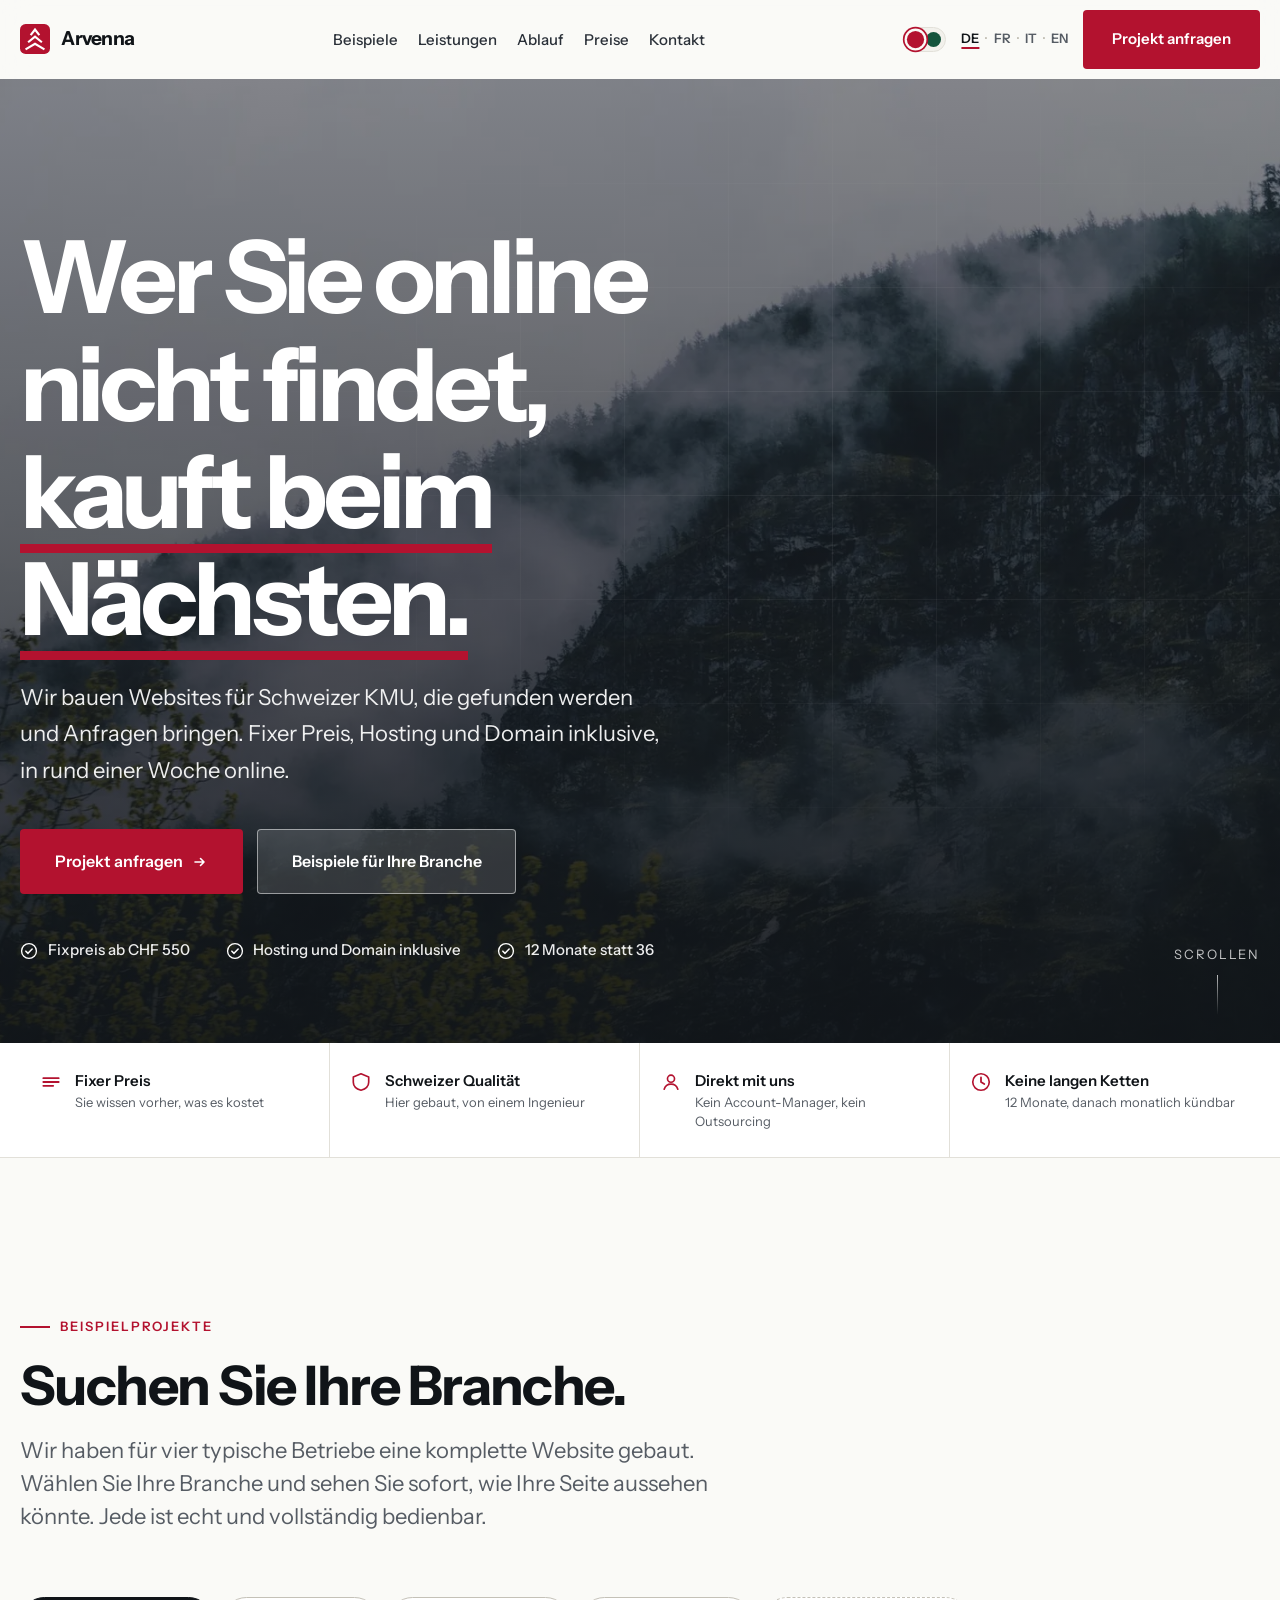
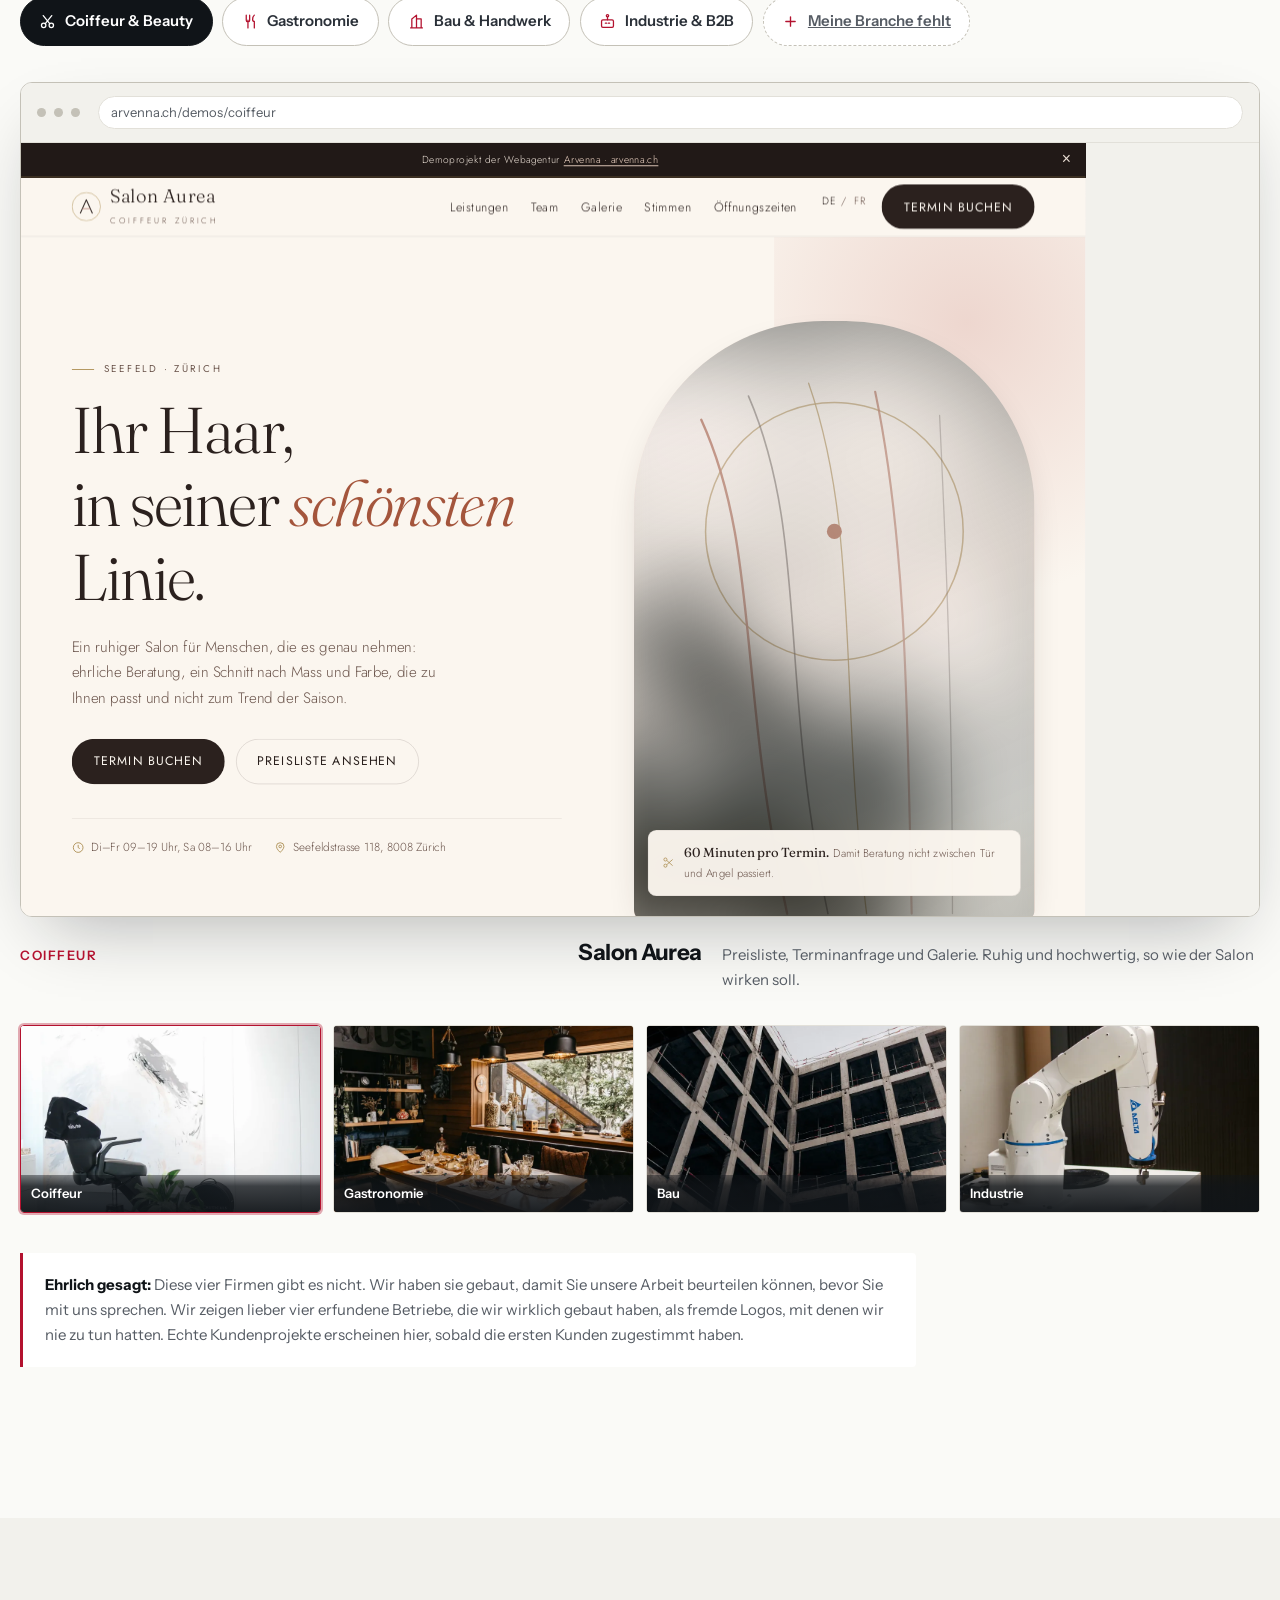
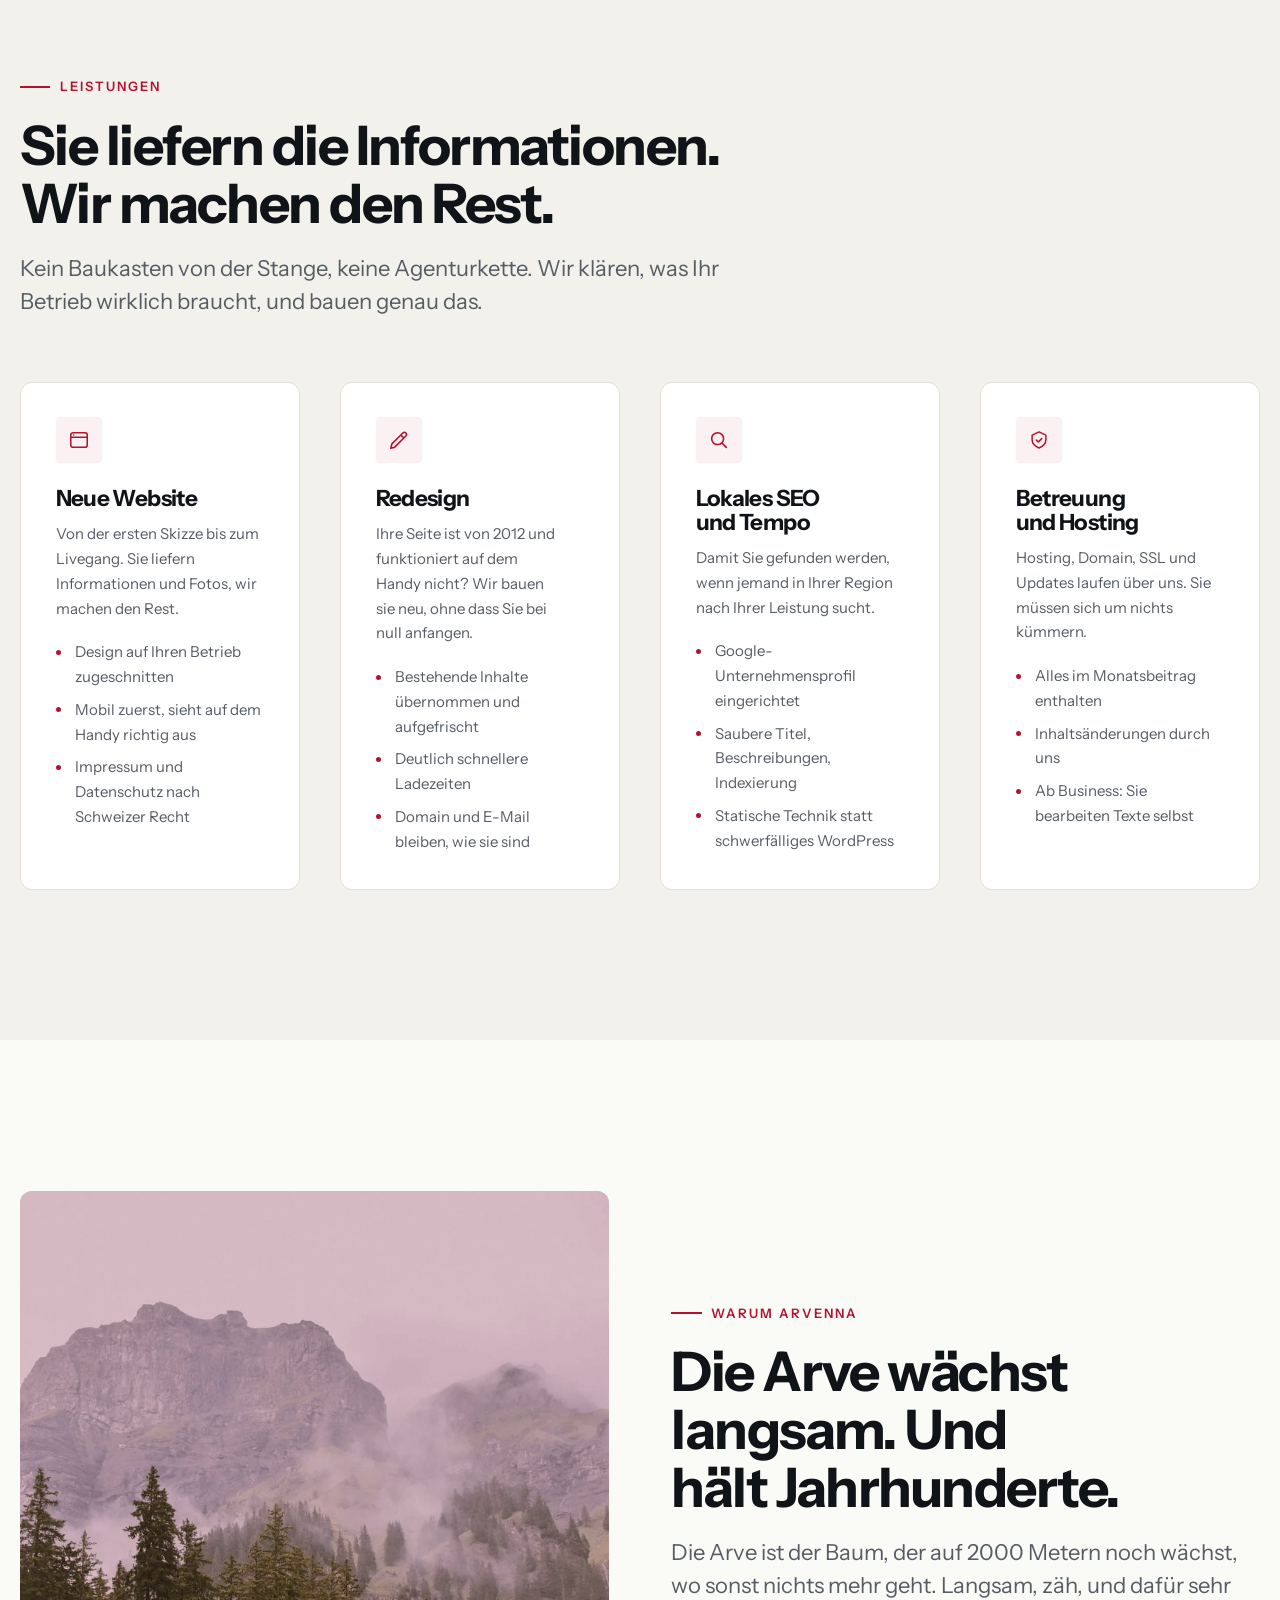
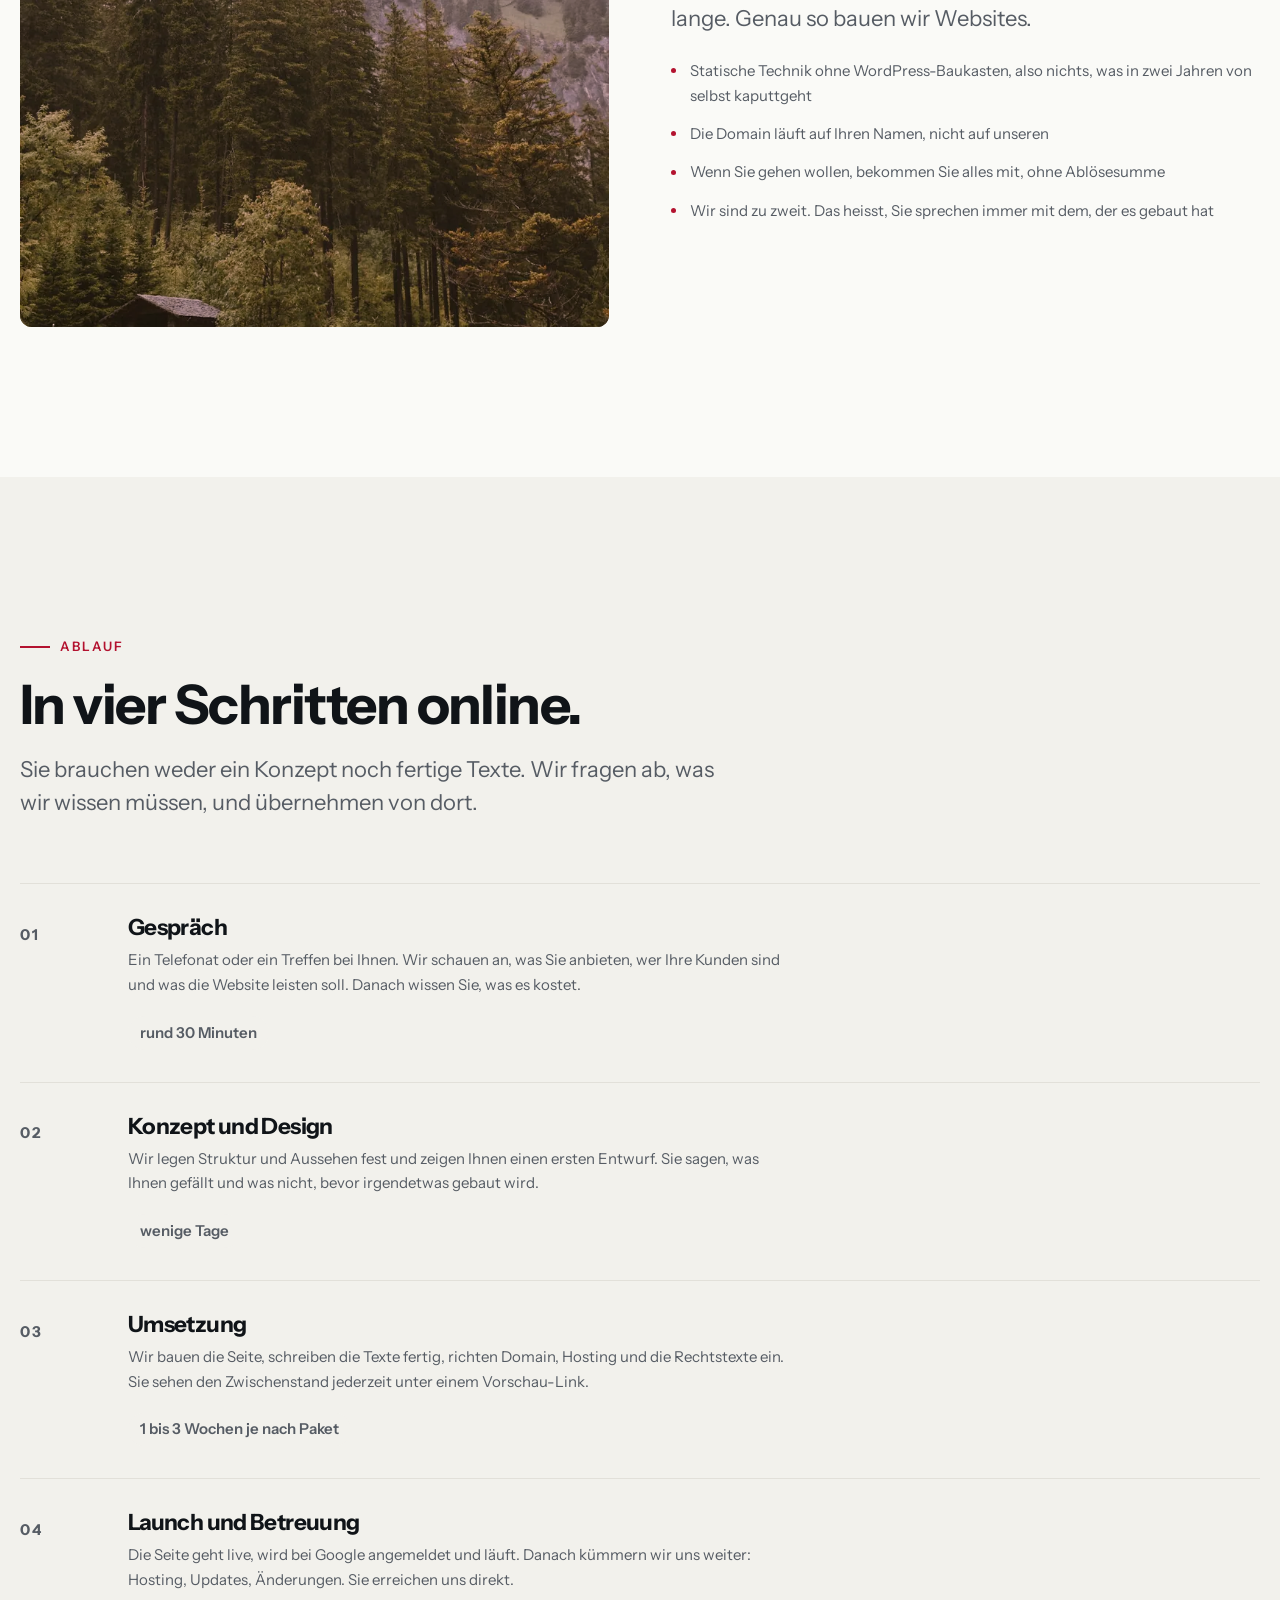
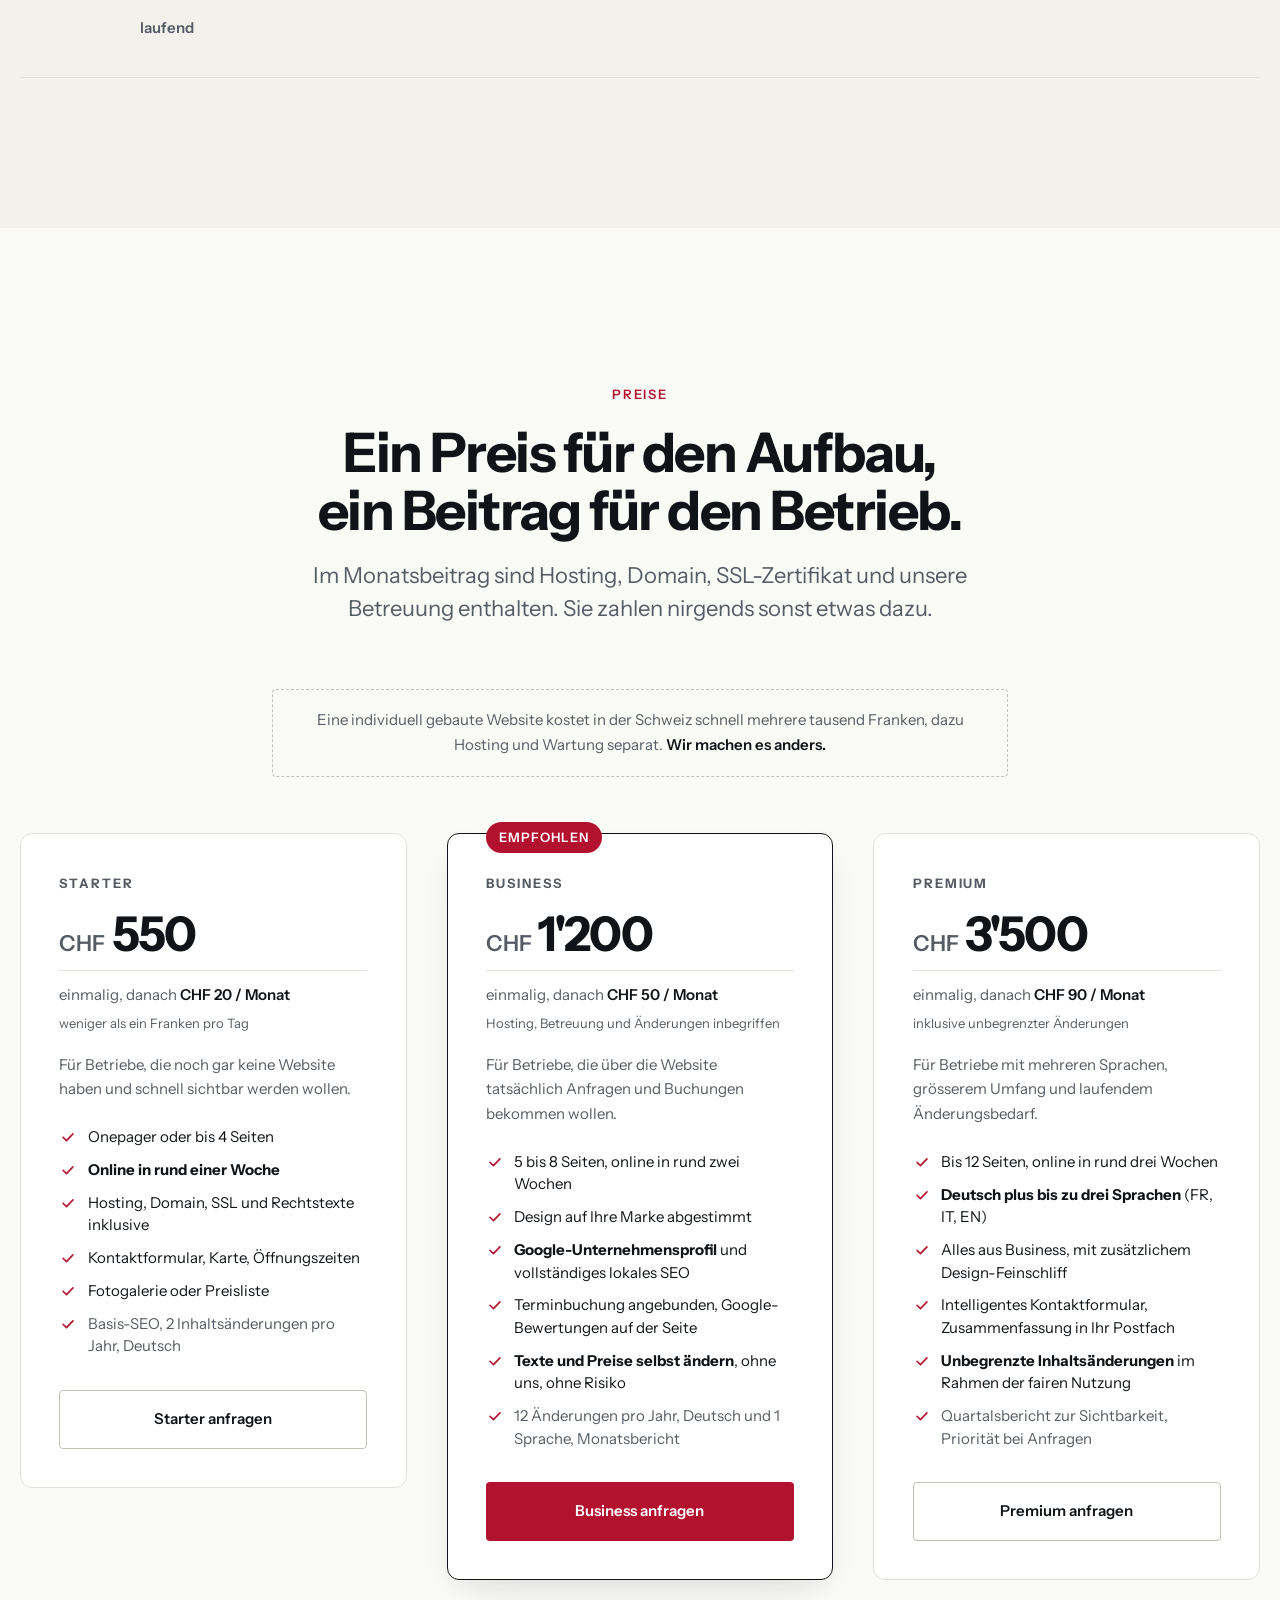
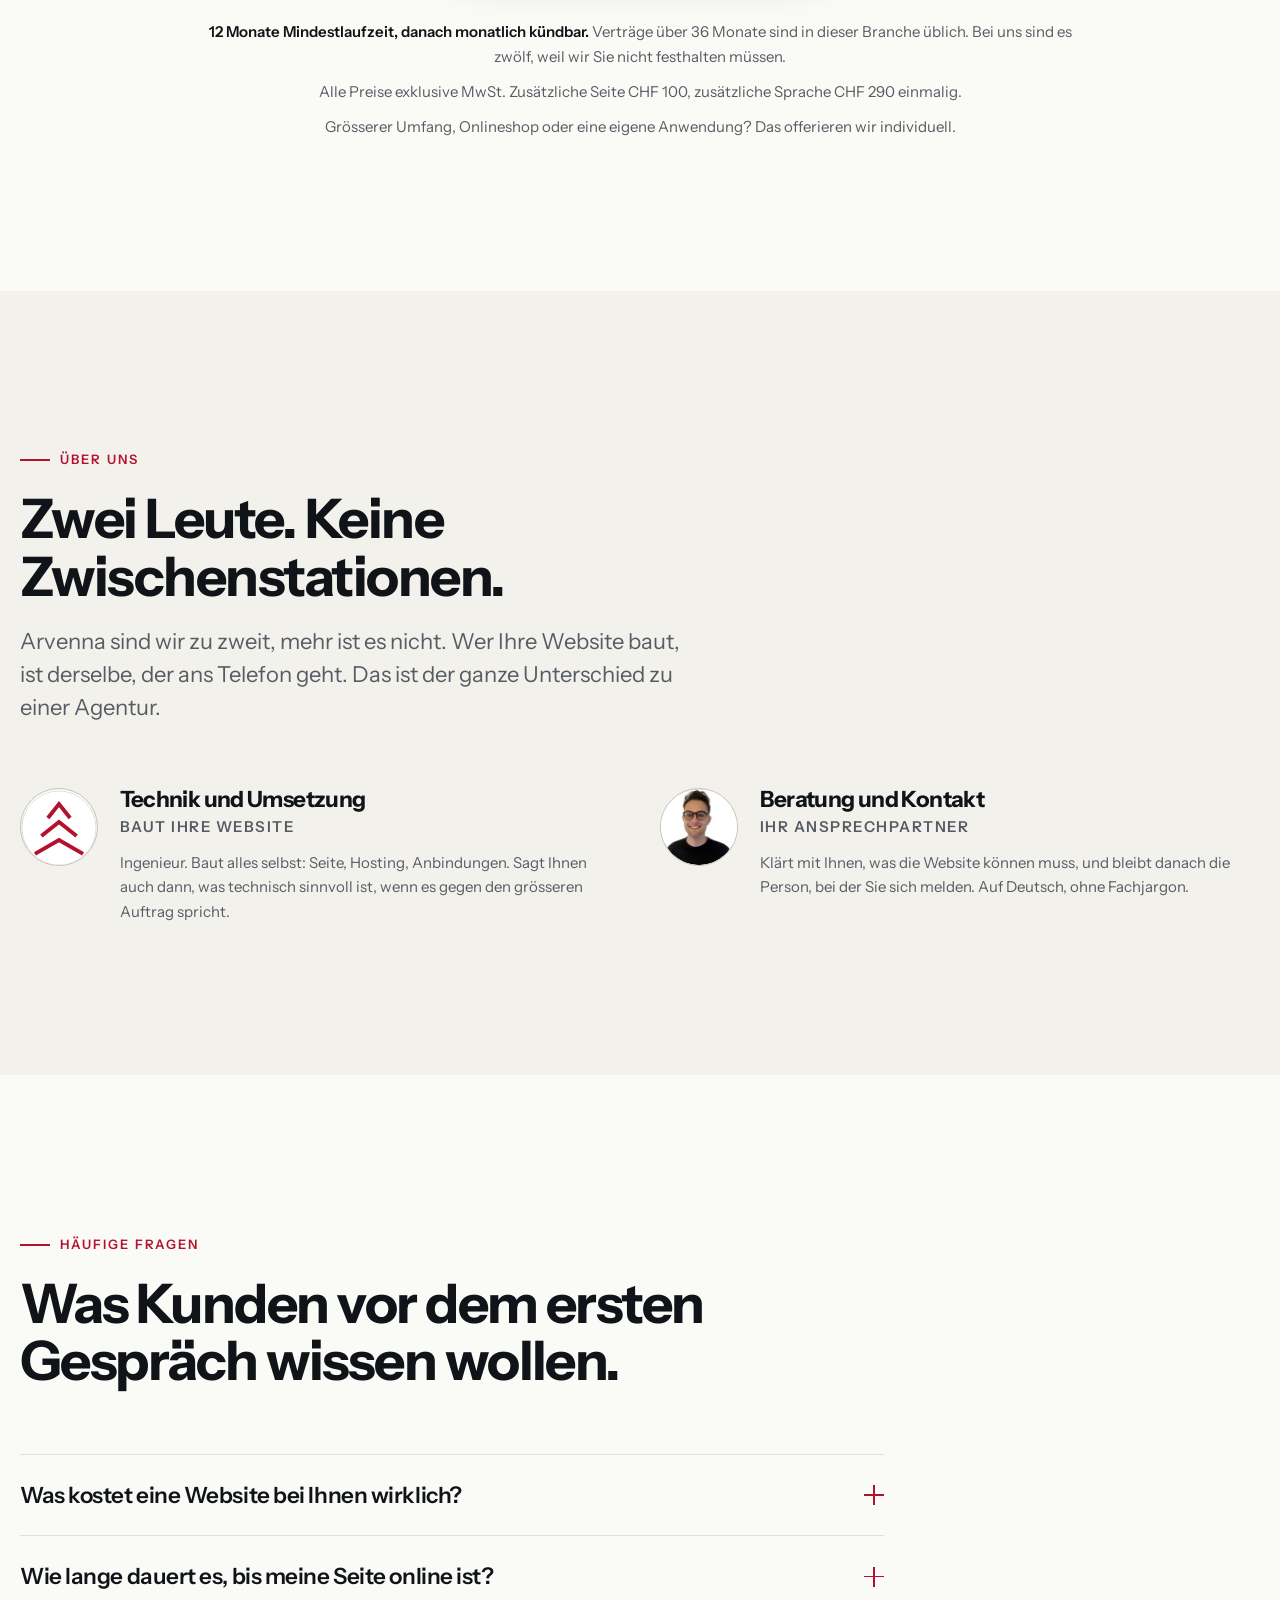
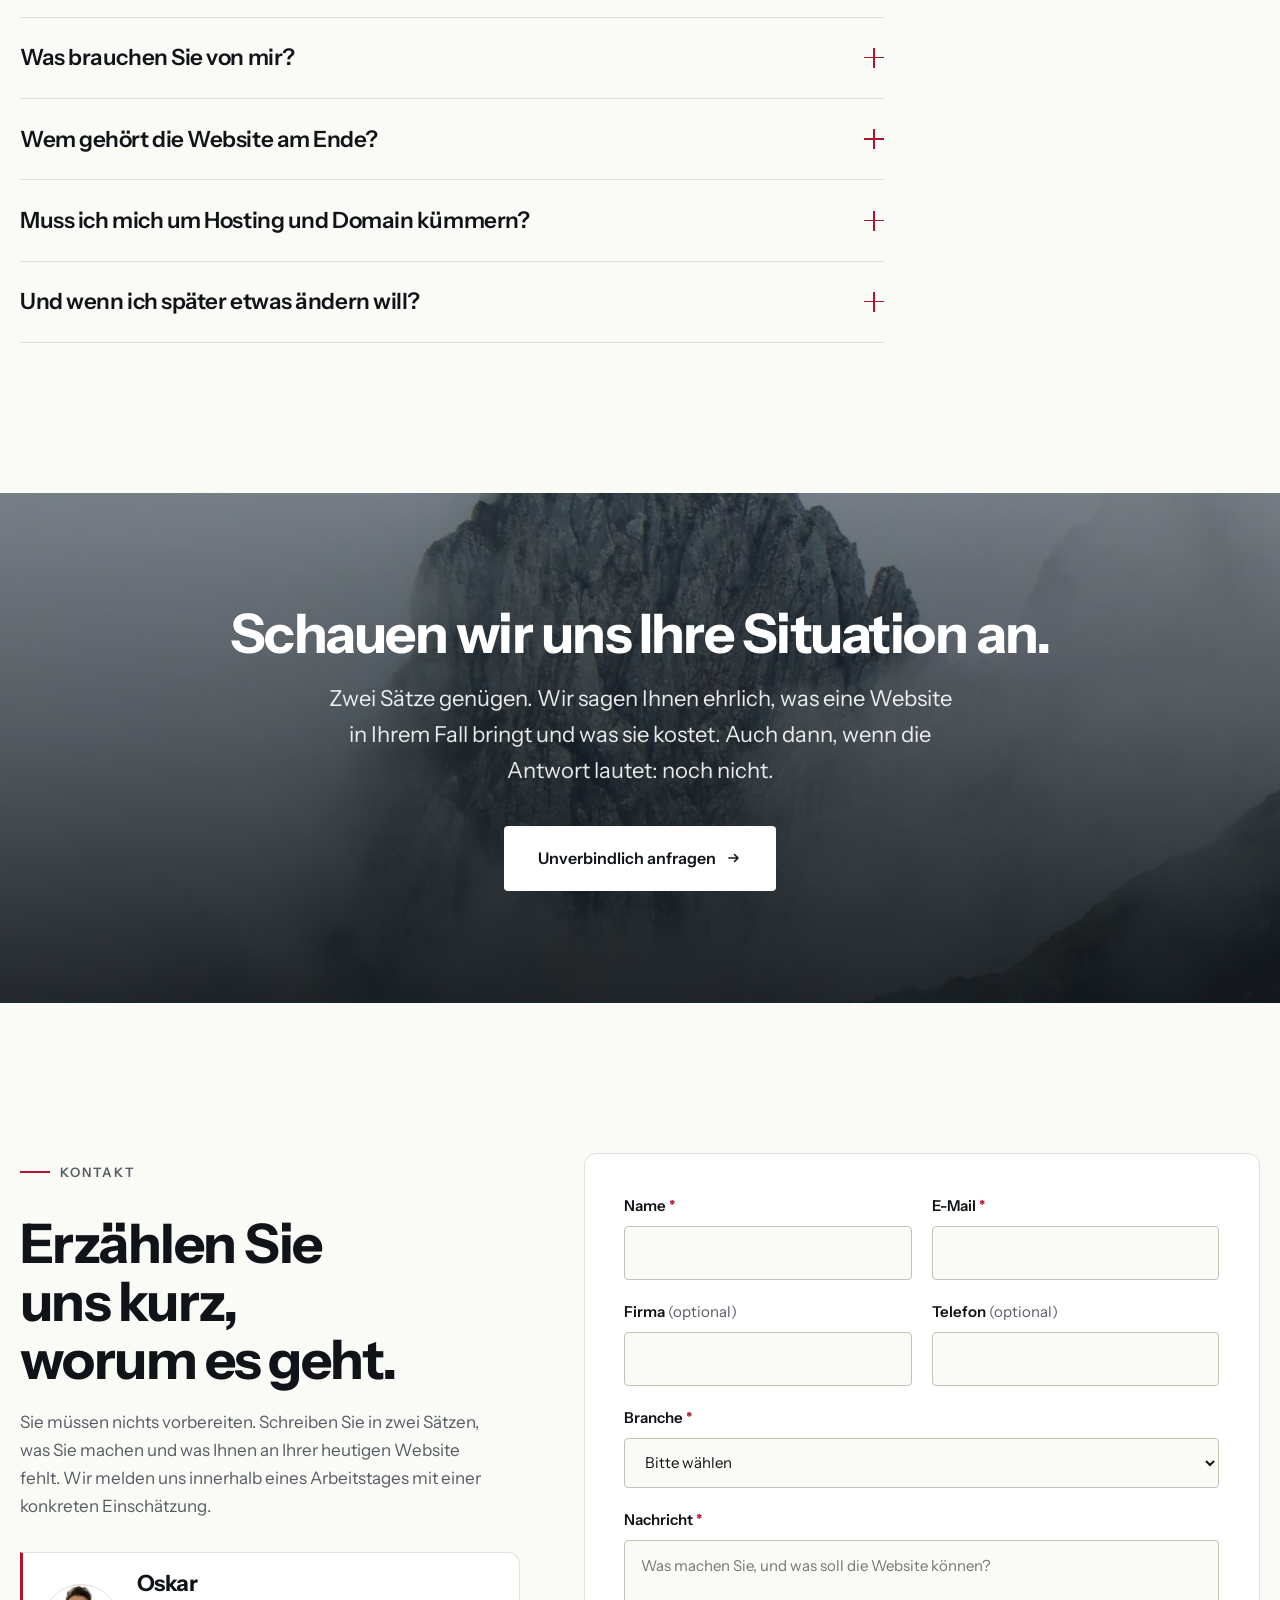
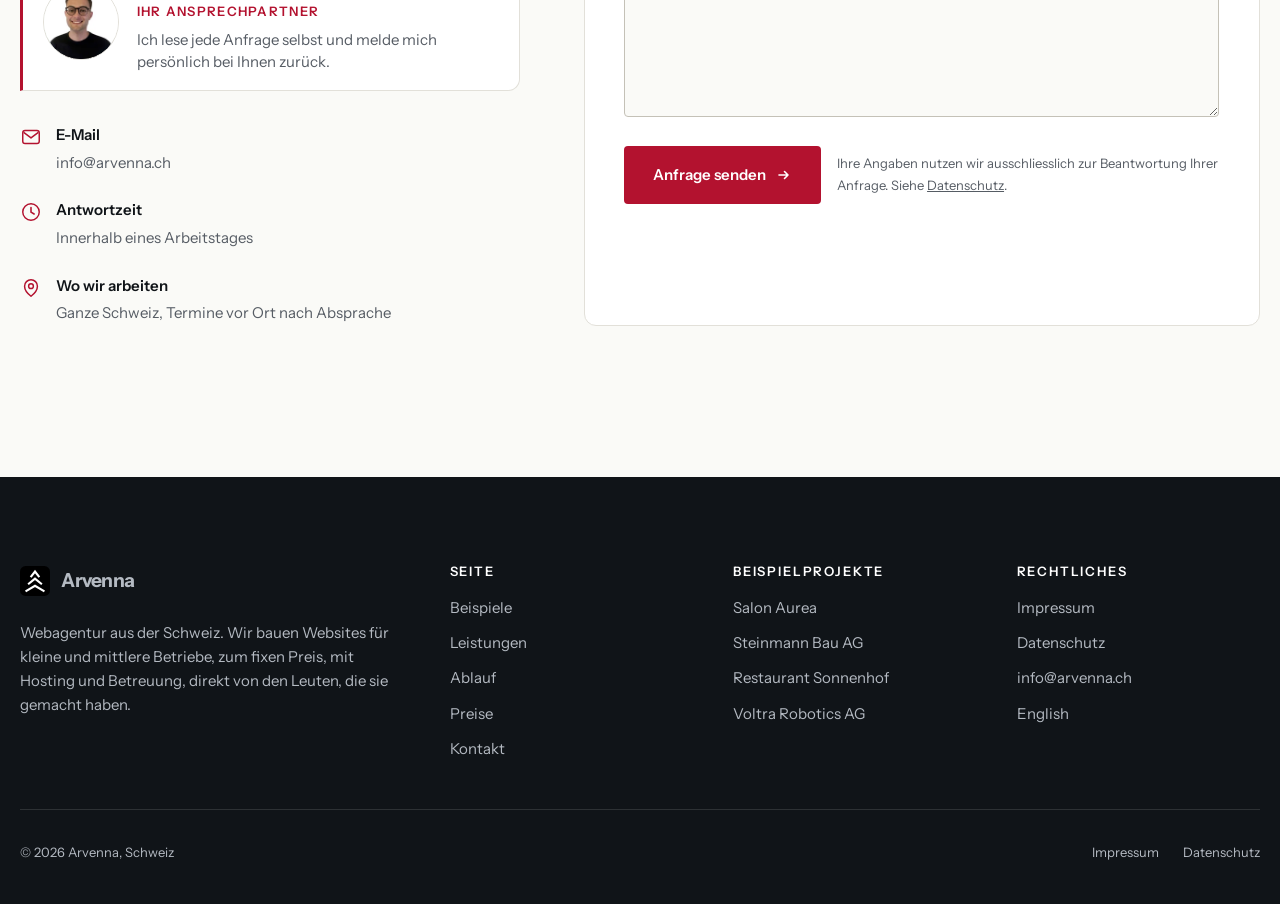
<file: index.html>
<!DOCTYPE html>
<html lang="de-CH">
<head>
<meta charset="utf-8">
<meta name="viewport" content="width=device-width, initial-scale=1">
<title>Arvenna | Webagentur Schweiz | Websites für KMU ab CHF 550</title>
<meta name="description" content="Wir bauen Websites für Schweizer KMU, die gefunden werden und Anfragen bringen. Fixer Preis ab CHF 550, Hosting und Domain inklusive, in rund einer Woche online.">
<link rel="canonical" href="https://arvenna.ch/">
<link rel="alternate" hreflang="de-CH" href="https://arvenna.ch/">
<link rel="alternate" hreflang="fr-CH" href="https://arvenna.ch/fr/">
<link rel="alternate" hreflang="it-CH" href="https://arvenna.ch/it/">
<link rel="alternate" hreflang="en" href="https://arvenna.ch/en/">
<link rel="alternate" hreflang="x-default" href="https://arvenna.ch/">

<meta property="og:type" content="website">
<meta property="og:locale" content="de_CH">
<meta property="og:url" content="https://arvenna.ch/">
<meta property="og:site_name" content="Arvenna">
<meta property="og:title" content="Arvenna | Webagentur Schweiz">
<meta property="og:description" content="Websites für Schweizer KMU. Fixer Preis, Hosting inklusive, schnell online.">
<!-- TODO: og:image ergänzen, sobald ein Vorschaubild (1200x630) vorliegt -->
<meta name="twitter:card" content="summary_large_image">

<link rel="icon" href="assets/favicon.svg" type="image/svg+xml">
<link rel="preconnect" href="https://fonts.googleapis.com">
<link rel="preconnect" href="https://fonts.gstatic.com" crossorigin>
<link href="https://fonts.googleapis.com/css2?family=Instrument+Sans:wght@400;500;600;700&display=swap" rel="stylesheet">
<link rel="preload" as="image" href="assets/img/arvenna/alpine-wide-1600.webp" fetchpriority="high">
<link rel="stylesheet" href="assets/css/main.css">
<script>
  // Set before first paint: avoids a flash of the wrong accent, and lets CSS
  // hide reveal elements only when JS is actually able to bring them back.
  document.documentElement.classList.add('js');
  try {
    var t = localStorage.getItem('arvenna-theme');
    if (t === 'forest') document.documentElement.setAttribute('data-theme', 'forest');
  } catch (e) {}
</script>
</head>
<body>

<a class="skip-link" href="#main">Zum Inhalt springen</a>

<header class="site-header">
  <div class="wrap header-inner">
    <a class="brand" href="index.html" aria-label="Arvenna, zur Startseite">
      <svg viewBox="0 0 32 32" aria-hidden="true" focusable="false">
        <rect class="mark-bg" width="32" height="32" rx="6"/>
        <g fill="none" stroke="#fff" stroke-width="2.31" stroke-linecap="butt" stroke-linejoin="miter"><path d="M11.38 11.88 L16 6 L20.62 11.88"/><path d="M8.65 19.44 L16 13.56 L23.35 19.44"/><path d="M5.92 27 L16 21.12 L26.08 27"/></g>
      </svg>
      Arvenna
    </a>

    <nav class="nav" aria-label="Hauptnavigation">
      <ul>
        <li><a href="#branchen">Beispiele</a></li>
        <li><a href="#leistungen">Leistungen</a></li>
        <li><a href="#ablauf">Ablauf</a></li>
        <li><a href="#preise">Preise</a></li>
        <li><a href="#kontakt">Kontakt</a></li>
      </ul>
    </nav>

    <div class="header-actions">
      <button class="theme-toggle" type="button" id="themeToggle" aria-label="Farbvariante wechseln" title="Farbvariante wechseln">
        <span class="dot-red"></span><span class="dot-green"></span>
      </button>
      <p class="lang-switch">
        <a href="index.html" aria-current="true" lang="de">DE</a>
        <span class="sep" aria-hidden="true">&middot;</span>
        <a href="fr/index.html" lang="fr" hreflang="fr-CH">FR</a>
        <span class="sep" aria-hidden="true">&middot;</span>
        <a href="it/index.html" lang="it" hreflang="it-CH">IT</a>
        <span class="sep" aria-hidden="true">&middot;</span>
        <a href="en/index.html" lang="en" hreflang="en">EN</a>
      </p>
      <a class="btn btn--primary header-cta" href="#kontakt">Projekt anfragen</a>
      <button class="nav-toggle" type="button" aria-expanded="false" aria-controls="mobileNav" aria-label="Menü öffnen">
        <span></span><span></span><span></span>
      </button>
    </div>
  </div>

  <nav class="mobile-nav" id="mobileNav" aria-label="Navigation mobil">
    <div class="wrap">
      <a href="#branchen">Beispiele</a>
      <a href="#leistungen">Leistungen</a>
      <a href="#ablauf">Ablauf</a>
      <a href="#preise">Preise</a>
      <a href="#kontakt">Kontakt</a>
      <a class="btn btn--primary btn--wide" href="#kontakt">Projekt anfragen</a>
      <p class="mobile-lang">
        <a href="index.html" lang="de" aria-current="true">Deutsch</a>
        <a href="fr/index.html" lang="fr">Français</a>
        <a href="it/index.html" lang="it">Italiano</a>
        <a href="en/index.html" lang="en">English</a>
      </p>
    </div>
  </nav>
</header>

<main id="main">

  <!-- Hero -->
  <section class="hero">
    <div class="hero-bg">
      <div class="ph ph--kb ph--scrim" style="background-image:url([data-uri])">
        <img src="assets/img/arvenna/alpine-wide-1600.webp"
             srcset="assets/img/arvenna/alpine-wide-800.webp 800w, assets/img/arvenna/alpine-wide-1600.webp 1600w"
             sizes="100vw" width="1600" height="1067" alt="" fetchpriority="high" decoding="async">
      </div>
    </div>

    <div class="wrap">
      <div class="hero-content">
        <h1 class="hero-anim">Wer Sie online nicht findet,<br><span class="accent">kauft beim Nächsten.</span></h1>
        <p class="hero-lead hero-anim">
          Wir bauen Websites für Schweizer KMU, die gefunden werden und Anfragen
          bringen. Fixer Preis, Hosting und Domain inklusive, in rund einer Woche online.
        </p>
        <div class="hero-actions hero-anim">
          <a class="btn btn--primary btn--lg" href="#kontakt">
            Projekt anfragen
            <svg class="arrow" width="16" height="16" viewBox="0 0 16 16" fill="none" aria-hidden="true"><path d="M3 8h9M8.5 4.5 12 8l-3.5 3.5" stroke="currentColor" stroke-width="1.6" stroke-linecap="round" stroke-linejoin="round"/></svg>
          </a>
          <a class="btn btn--onphoto btn--lg" href="#branchen">Beispiele für Ihre Branche</a>
        </div>
        <ul class="hero-proof hero-anim">
          <li><svg viewBox="0 0 20 20" fill="none" aria-hidden="true"><circle cx="10" cy="10" r="8.25" stroke="currentColor" stroke-width="1.5"/><path d="M6.5 10.2 8.9 12.6 13.5 7.8" stroke="currentColor" stroke-width="1.7" stroke-linecap="round" stroke-linejoin="round"/></svg> Fixpreis ab CHF 550</li>
          <li><svg viewBox="0 0 20 20" fill="none" aria-hidden="true"><circle cx="10" cy="10" r="8.25" stroke="currentColor" stroke-width="1.5"/><path d="M6.5 10.2 8.9 12.6 13.5 7.8" stroke="currentColor" stroke-width="1.7" stroke-linecap="round" stroke-linejoin="round"/></svg> Hosting und Domain inklusive</li>
          <li><svg viewBox="0 0 20 20" fill="none" aria-hidden="true"><circle cx="10" cy="10" r="8.25" stroke="currentColor" stroke-width="1.5"/><path d="M6.5 10.2 8.9 12.6 13.5 7.8" stroke="currentColor" stroke-width="1.7" stroke-linecap="round" stroke-linejoin="round"/></svg> 12 Monate statt 36</li>
        </ul>
      </div>
    </div>

    <p class="hero-scroll" aria-hidden="true"><span>Scrollen</span><i></i></p>
  </section>

  <!-- Trust bar -->
  <section class="trust" aria-label="Was uns ausmacht">
    <div class="wrap">
      <ul>
        <li>
          <svg viewBox="0 0 20 20" fill="none" aria-hidden="true"><path d="M3 6.5h14M3 10h14M3 13.5h9" stroke="currentColor" stroke-width="1.6" stroke-linecap="round"/></svg>
          <div><strong>Fixer Preis</strong><span>Sie wissen vorher, was es kostet</span></div>
        </li>
        <li>
          <svg viewBox="0 0 20 20" fill="none" aria-hidden="true"><path d="M10 2.5 3 5.5v4.7c0 3.4 2.8 6.1 7 7.3 4.2-1.2 7-3.9 7-7.3V5.5L10 2.5Z" stroke="currentColor" stroke-width="1.5" stroke-linejoin="round"/></svg>
          <div><strong>Schweizer Qualität</strong><span>Hier gebaut, von einem Ingenieur</span></div>
        </li>
        <li>
          <svg viewBox="0 0 20 20" fill="none" aria-hidden="true"><circle cx="10" cy="7" r="3.2" stroke="currentColor" stroke-width="1.5"/><path d="M3.8 16.5c.9-3 3.3-4.6 6.2-4.6s5.3 1.6 6.2 4.6" stroke="currentColor" stroke-width="1.5" stroke-linecap="round"/></svg>
          <div><strong>Direkt mit uns</strong><span>Kein Account-Manager, kein Outsourcing</span></div>
        </li>
        <li>
          <svg viewBox="0 0 20 20" fill="none" aria-hidden="true"><circle cx="10" cy="10" r="7.5" stroke="currentColor" stroke-width="1.5"/><path d="M10 5.8V10l3 1.8" stroke="currentColor" stroke-width="1.6" stroke-linecap="round" stroke-linejoin="round"/></svg>
          <div><strong>Keine langen Ketten</strong><span>12 Monate, danach monatlich kündbar</span></div>
        </li>
      </ul>
    </div>
  </section>

  <!-- Branchen und Live-Vorschau -->
  <section class="section" id="branchen">
    <div class="wrap">
      <div class="section-head reveal">
        <p class="eyebrow">Beispielprojekte</p>
        <h2 class="section-title"><span class="wipe"><span>Suchen Sie Ihre Branche.</span></span></h2>
        <p class="lead">
          Wir haben für vier typische Betriebe eine komplette Website gebaut. Wählen
          Sie Ihre Branche und sehen Sie sofort, wie Ihre Seite aussehen könnte.
          Jede ist echt und vollständig bedienbar.
        </p>
      </div>

      <div class="branch-bar reveal" role="tablist" aria-label="Branche wählen">
        <button class="branch-chip" role="tab" type="button" aria-selected="true" data-demo="coiffeur">
          <svg viewBox="0 0 20 20" fill="none" aria-hidden="true"><circle cx="5.5" cy="14.5" r="2.6" stroke="currentColor" stroke-width="1.5"/><circle cx="14.5" cy="14.5" r="2.6" stroke="currentColor" stroke-width="1.5"/><path d="M7.4 12.6 15 3M12.6 12.6 5 3" stroke="currentColor" stroke-width="1.5" stroke-linecap="round"/></svg>
          Coiffeur &amp; Beauty
        </button>
        <button class="branch-chip" role="tab" type="button" aria-selected="false" data-demo="gastro">
          <svg viewBox="0 0 20 20" fill="none" aria-hidden="true"><path d="M5 2.5v6a2 2 0 0 0 4 0v-6M7 8.5v9" stroke="currentColor" stroke-width="1.5" stroke-linecap="round"/><path d="M14.5 2.5c-1.4 1.2-2 3-2 5s.6 2.5 2 2.5v7.5" stroke="currentColor" stroke-width="1.5" stroke-linecap="round" stroke-linejoin="round"/></svg>
          Gastronomie
        </button>
        <button class="branch-chip" role="tab" type="button" aria-selected="false" data-demo="baufirma">
          <svg viewBox="0 0 20 20" fill="none" aria-hidden="true"><path d="M2.5 17.5h15M4.5 17.5V7l5.5-4.5V17.5M10 7h5.5v10.5" stroke="currentColor" stroke-width="1.5" stroke-linejoin="round"/></svg>
          Bau &amp; Handwerk
        </button>
        <button class="branch-chip" role="tab" type="button" aria-selected="false" data-demo="robotik">
          <svg viewBox="0 0 20 20" fill="none" aria-hidden="true"><rect x="3" y="8" width="14" height="9" rx="1.6" stroke="currentColor" stroke-width="1.5"/><path d="M10 8V4.5M7.5 12h1.5M11 12h1.5" stroke="currentColor" stroke-width="1.5" stroke-linecap="round"/><circle cx="10" cy="3.2" r="1.4" stroke="currentColor" stroke-width="1.5"/></svg>
          Industrie &amp; B2B
        </button>
        <a class="branch-chip branch-chip--ghost" href="#kontakt" id="branchMissing">
          <svg viewBox="0 0 20 20" fill="none" aria-hidden="true"><path d="M10 4.5v11M4.5 10h11" stroke="currentColor" stroke-width="1.6" stroke-linecap="round"/></svg>
          Meine Branche fehlt
        </a>
      </div>

      <div class="stage-wrap reveal">
        <div class="stage">
          <div class="stage-bar" aria-hidden="true">
            <i></i><i></i><i></i>
            <span class="stage-url" id="stageUrl">arvenna.ch/demos/coiffeur</span>
          </div>
          <div class="stage-viewport" id="stageViewport">
            <p class="stage-loading" id="stageLoading"><span class="stage-spin"></span><span>Vorschau wird geladen</span></p>
            <iframe class="stage-frame" id="stageFrame" title="Live-Vorschau des gewählten Demoprojekts"
                    scrolling="no" tabindex="-1" loading="lazy"></iframe>
            <a class="stage-hit" id="stageLink" href="demos/coiffeur/index.html">
              <span>
                Demo in voller Grösse öffnen
                <svg class="arrow" width="15" height="15" viewBox="0 0 16 16" fill="none" aria-hidden="true"><path d="M3 8h9M8.5 4.5 12 8l-3.5 3.5" stroke="currentColor" stroke-width="1.6" stroke-linecap="round" stroke-linejoin="round"/></svg>
              </span>
            </a>
          </div>
        </div>

        <div class="stage-meta">
          <p class="branch-label" id="stageBranch">Coiffeur</p>
          <h3 id="stageName">Salon Aurea</h3>
          <p id="stageDesc">Preisliste, Terminanfrage und Galerie. Ruhig und hochwertig, so wie der Salon wirken soll.</p>
        </div>

        <div class="demo-thumbs" id="demoThumbs">
          <figure class="demo-thumb" role="button" tabindex="0" aria-selected="true" data-demo="coiffeur">
            <div class="ph ph--zoom" style="background-image:url([data-uri])">
              <img src="assets/img/coiffeur/salon-hero-800.webp" width="1600" height="2400" loading="lazy" decoding="async" alt="Vorschau Demoprojekt Coiffeursalon">
            </div>
            <figcaption>Coiffeur</figcaption>
          </figure>
          <figure class="demo-thumb" role="button" tabindex="0" aria-selected="false" data-demo="gastro">
            <div class="ph ph--zoom" style="background-image:url([data-uri])">
              <img src="assets/img/gastro/stube-hero-800.webp" width="1600" height="2399" loading="lazy" decoding="async" alt="Vorschau Demoprojekt Restaurant">
            </div>
            <figcaption>Gastronomie</figcaption>
          </figure>
          <figure class="demo-thumb" role="button" tabindex="0" aria-selected="false" data-demo="baufirma">
            <div class="ph ph--zoom" style="background-image:url([data-uri])">
              <img src="assets/img/baufirma/beton-raster-800.webp" width="1600" height="1067" loading="lazy" decoding="async" alt="Vorschau Demoprojekt Baufirma">
            </div>
            <figcaption>Bau</figcaption>
          </figure>
          <figure class="demo-thumb" role="button" tabindex="0" aria-selected="false" data-demo="robotik">
            <div class="ph ph--zoom" style="background-image:url([data-uri])">
              <img src="assets/img/robotik/arm-hero-800.webp" width="1600" height="1067" loading="lazy" decoding="async" alt="Vorschau Demoprojekt Industrieautomation">
            </div>
            <figcaption>Industrie</figcaption>
          </figure>
        </div>
      </div>

      <p class="demo-disclaimer reveal">
        <strong>Ehrlich gesagt:</strong> Diese vier Firmen gibt es nicht. Wir haben sie
        gebaut, damit Sie unsere Arbeit beurteilen können, bevor Sie mit uns sprechen.
        Wir zeigen lieber vier erfundene Betriebe, die wir wirklich gebaut haben, als
        fremde Logos, mit denen wir nie zu tun hatten. Echte Kundenprojekte erscheinen
        hier, sobald die ersten Kunden zugestimmt haben.
      </p>
    </div>
  </section>

  <!-- Leistungen -->
  <section class="section section--alt" id="leistungen">
    <div class="wrap">
      <div class="section-head reveal">
        <p class="eyebrow">Leistungen</p>
        <h2 class="section-title">Sie liefern die Informationen. Wir machen den Rest.</h2>
        <p class="lead">
          Kein Baukasten von der Stange, keine Agenturkette. Wir klären, was Ihr Betrieb
          wirklich braucht, und bauen genau das.
        </p>
      </div>

      <div class="grid grid--4 stagger">
        <article class="card">
          <div class="card-icon"><svg viewBox="0 0 24 24" fill="none" aria-hidden="true"><rect x="3" y="4" width="18" height="16" rx="2.5" stroke="currentColor" stroke-width="1.7"/><path d="M3 9h18" stroke="currentColor" stroke-width="1.7"/><circle cx="6.2" cy="6.5" r=".9" fill="currentColor"/></svg></div>
          <h3>Neue Website</h3>
          <p>Von der ersten Skizze bis zum Livegang. Sie liefern Informationen und Fotos, wir machen den Rest.</p>
          <ul class="card-list">
            <li>Design auf Ihren Betrieb zugeschnitten</li>
            <li>Mobil zuerst, sieht auf dem Handy richtig aus</li>
            <li>Impressum und Datenschutz nach Schweizer Recht</li>
          </ul>
        </article>

        <article class="card">
          <div class="card-icon"><svg viewBox="0 0 24 24" fill="none" aria-hidden="true"><path d="M4 16.5 16.2 4.3a2.3 2.3 0 0 1 3.3 3.3L7.3 19.8 3 21l1.2-4.3Z" stroke="currentColor" stroke-width="1.7" stroke-linejoin="round"/><path d="M14 6.5 17.5 10" stroke="currentColor" stroke-width="1.7"/></svg></div>
          <h3>Redesign</h3>
          <p>Ihre Seite ist von 2012 und funktioniert auf dem Handy nicht? Wir bauen sie neu, ohne dass Sie bei null anfangen.</p>
          <ul class="card-list">
            <li>Bestehende Inhalte übernommen und aufgefrischt</li>
            <li>Deutlich schnellere Ladezeiten</li>
            <li>Domain und E-Mail bleiben, wie sie sind</li>
          </ul>
        </article>

        <article class="card">
          <div class="card-icon"><svg viewBox="0 0 24 24" fill="none" aria-hidden="true"><circle cx="10.5" cy="10.5" r="6.5" stroke="currentColor" stroke-width="1.7"/><path d="m15.5 15.5 4.5 4.5" stroke="currentColor" stroke-width="1.7" stroke-linecap="round"/></svg></div>
          <h3>Lokales SEO und Tempo</h3>
          <p>Damit Sie gefunden werden, wenn jemand in Ihrer Region nach Ihrer Leistung sucht.</p>
          <ul class="card-list">
            <li>Google-Unternehmensprofil eingerichtet</li>
            <li>Saubere Titel, Beschreibungen, Indexierung</li>
            <li>Statische Technik statt schwerfälliges WordPress</li>
          </ul>
        </article>

        <article class="card">
          <div class="card-icon"><svg viewBox="0 0 24 24" fill="none" aria-hidden="true"><path d="M12 3.2 4.5 6.6v5.2c0 4 3 7.1 7.5 8.9 4.5-1.8 7.5-4.9 7.5-8.9V6.6L12 3.2Z" stroke="currentColor" stroke-width="1.6" stroke-linejoin="round"/><path d="M9.2 12.1 11.3 14.2 15 10.3" stroke="currentColor" stroke-width="1.7" stroke-linecap="round" stroke-linejoin="round"/></svg></div>
          <h3>Betreuung und Hosting</h3>
          <p>Hosting, Domain, SSL und Updates laufen über uns. Sie müssen sich um nichts kümmern.</p>
          <ul class="card-list">
            <li>Alles im Monatsbeitrag enthalten</li>
            <li>Inhaltsänderungen durch uns</li>
            <li>Ab Business: Sie bearbeiten Texte selbst</li>
          </ul>
        </article>
      </div>
    </div>
  </section>

  <!-- Warum wir, mit Bild -->
  <section class="section">
    <div class="wrap">
      <div class="split reveal">
        <div class="ph ph--zoom ph--wash" style="background-image:url([data-uri])">
          <img src="assets/img/arvenna/alpine-pines-800.webp"
               srcset="assets/img/arvenna/alpine-pines-800.webp 800w, assets/img/arvenna/alpine-pines-1600.webp 1600w"
               sizes="(max-width: 767px) 100vw, 45vw" width="1600" height="2400" loading="lazy" decoding="async"
               alt="Nebelverhangene Alpenlandschaft mit Arven">
        </div>
        <div>
          <p class="eyebrow">Warum Arvenna</p>
          <h2 class="section-title">Die Arve wächst langsam. Und hält Jahrhunderte.</h2>
          <p class="lead" style="margin-bottom:1.5rem">
            Die Arve ist der Baum, der auf 2000 Metern noch wächst, wo sonst nichts mehr
            geht. Langsam, zäh, und dafür sehr lange. Genau so bauen wir Websites.
          </p>
          <ul class="card-list" style="gap:.85rem">
            <li>Statische Technik ohne WordPress-Baukasten, also nichts, was in zwei Jahren von selbst kaputtgeht</li>
            <li>Die Domain läuft auf Ihren Namen, nicht auf unseren</li>
            <li>Wenn Sie gehen wollen, bekommen Sie alles mit, ohne Ablösesumme</li>
            <li>Wir sind zu zweit. Das heisst, Sie sprechen immer mit dem, der es gebaut hat</li>
          </ul>
        </div>
      </div>
    </div>
  </section>

  <!-- Ablauf -->
  <section class="section section--alt" id="ablauf">
    <div class="wrap">
      <div class="section-head reveal">
        <p class="eyebrow">Ablauf</p>
        <h2 class="section-title">In vier Schritten online.</h2>
        <p class="lead">
          Sie brauchen weder ein Konzept noch fertige Texte. Wir fragen ab, was wir
          wissen müssen, und übernehmen von dort.
        </p>
      </div>

      <div class="steps stagger">
        <article class="step">
          <p class="step-num" aria-hidden="true"></p>
          <div>
            <h3>Gespräch</h3>
            <p>Ein Telefonat oder ein Treffen bei Ihnen. Wir schauen an, was Sie anbieten, wer Ihre Kunden sind und was die Website leisten soll. Danach wissen Sie, was es kostet.</p>
          </div>
          <p class="step-time">rund 30 Minuten</p>
        </article>
        <article class="step">
          <p class="step-num" aria-hidden="true"></p>
          <div>
            <h3>Konzept und Design</h3>
            <p>Wir legen Struktur und Aussehen fest und zeigen Ihnen einen ersten Entwurf. Sie sagen, was Ihnen gefällt und was nicht, bevor irgendetwas gebaut wird.</p>
          </div>
          <p class="step-time">wenige Tage</p>
        </article>
        <article class="step">
          <p class="step-num" aria-hidden="true"></p>
          <div>
            <h3>Umsetzung</h3>
            <p>Wir bauen die Seite, schreiben die Texte fertig, richten Domain, Hosting und die Rechtstexte ein. Sie sehen den Zwischenstand jederzeit unter einem Vorschau-Link.</p>
          </div>
          <p class="step-time">1 bis 3 Wochen je nach Paket</p>
        </article>
        <article class="step">
          <p class="step-num" aria-hidden="true"></p>
          <div>
            <h3>Launch und Betreuung</h3>
            <p>Die Seite geht live, wird bei Google angemeldet und läuft. Danach kümmern wir uns weiter: Hosting, Updates, Änderungen. Sie erreichen uns direkt.</p>
          </div>
          <p class="step-time">laufend</p>
        </article>
      </div>
    </div>
  </section>

  <!-- Preise -->
  <section class="section" id="preise">
    <div class="wrap">
      <div class="section-head section-head--center reveal">
        <p class="eyebrow">Preise</p>
        <h2 class="section-title">Ein Preis für den Aufbau, ein Beitrag für den Betrieb.</h2>
        <p class="lead">
          Im Monatsbeitrag sind Hosting, Domain, SSL-Zertifikat und unsere Betreuung
          enthalten. Sie zahlen nirgends sonst etwas dazu.
        </p>
      </div>

      <p class="price-anchor reveal">
        Eine individuell gebaute Website kostet in der Schweiz schnell mehrere tausend
        Franken, dazu Hosting und Wartung separat. <strong>Wir machen es anders.</strong>
      </p>

      <div class="plans stagger">
        <article class="plan">
          <p class="plan-name">Starter</p>
          <p class="plan-price"><span class="cur">CHF</span>550</p>
          <p class="plan-monthly">einmalig, danach <strong>CHF 20 / Monat</strong><span class="plan-perday">weniger als ein Franken pro Tag</span></p>
          <p class="plan-desc">Für Betriebe, die noch gar keine Website haben und schnell sichtbar werden wollen.</p>
          <ul class="plan-features">
            <li><svg viewBox="0 0 20 20" fill="none" aria-hidden="true"><path d="M4.5 10.3 8.3 14 15.5 6.5" stroke="currentColor" stroke-width="1.8" stroke-linecap="round" stroke-linejoin="round"/></svg><span>Onepager oder bis 4 Seiten</span></li>
            <li><svg viewBox="0 0 20 20" fill="none" aria-hidden="true"><path d="M4.5 10.3 8.3 14 15.5 6.5" stroke="currentColor" stroke-width="1.8" stroke-linecap="round" stroke-linejoin="round"/></svg><span><strong>Online in rund einer Woche</strong></span></li>
            <li><svg viewBox="0 0 20 20" fill="none" aria-hidden="true"><path d="M4.5 10.3 8.3 14 15.5 6.5" stroke="currentColor" stroke-width="1.8" stroke-linecap="round" stroke-linejoin="round"/></svg><span>Hosting, Domain, SSL und Rechtstexte inklusive</span></li>
            <li><svg viewBox="0 0 20 20" fill="none" aria-hidden="true"><path d="M4.5 10.3 8.3 14 15.5 6.5" stroke="currentColor" stroke-width="1.8" stroke-linecap="round" stroke-linejoin="round"/></svg><span>Kontaktformular, Karte, Öffnungszeiten</span></li>
            <li><svg viewBox="0 0 20 20" fill="none" aria-hidden="true"><path d="M4.5 10.3 8.3 14 15.5 6.5" stroke="currentColor" stroke-width="1.8" stroke-linecap="round" stroke-linejoin="round"/></svg><span>Fotogalerie oder Preisliste</span></li>
            <li><svg viewBox="0 0 20 20" fill="none" aria-hidden="true"><path d="M4.5 10.3 8.3 14 15.5 6.5" stroke="currentColor" stroke-width="1.8" stroke-linecap="round" stroke-linejoin="round"/></svg><span class="muted">Basis-SEO, 2 Inhaltsänderungen pro Jahr, Deutsch</span></li>
          </ul>
          <a class="btn btn--ghost btn--wide" href="#kontakt">Starter anfragen</a>
        </article>

        <article class="plan plan--featured">
          <p class="plan-badge">Empfohlen</p>
          <p class="plan-name">Business</p>
          <p class="plan-price"><span class="cur">CHF</span>1'200</p>
          <p class="plan-monthly">einmalig, danach <strong>CHF 50 / Monat</strong><span class="plan-perday">Hosting, Betreuung und Änderungen inbegriffen</span></p>
          <p class="plan-desc">Für Betriebe, die über die Website tatsächlich Anfragen und Buchungen bekommen wollen.</p>
          <ul class="plan-features">
            <li><svg viewBox="0 0 20 20" fill="none" aria-hidden="true"><path d="M4.5 10.3 8.3 14 15.5 6.5" stroke="currentColor" stroke-width="1.8" stroke-linecap="round" stroke-linejoin="round"/></svg><span>5 bis 8 Seiten, online in rund zwei Wochen</span></li>
            <li><svg viewBox="0 0 20 20" fill="none" aria-hidden="true"><path d="M4.5 10.3 8.3 14 15.5 6.5" stroke="currentColor" stroke-width="1.8" stroke-linecap="round" stroke-linejoin="round"/></svg><span>Design auf Ihre Marke abgestimmt</span></li>
            <li><svg viewBox="0 0 20 20" fill="none" aria-hidden="true"><path d="M4.5 10.3 8.3 14 15.5 6.5" stroke="currentColor" stroke-width="1.8" stroke-linecap="round" stroke-linejoin="round"/></svg><span><strong>Google-Unternehmensprofil</strong> und vollständiges lokales SEO</span></li>
            <li><svg viewBox="0 0 20 20" fill="none" aria-hidden="true"><path d="M4.5 10.3 8.3 14 15.5 6.5" stroke="currentColor" stroke-width="1.8" stroke-linecap="round" stroke-linejoin="round"/></svg><span>Terminbuchung angebunden, Google-Bewertungen auf der Seite</span></li>
            <li><svg viewBox="0 0 20 20" fill="none" aria-hidden="true"><path d="M4.5 10.3 8.3 14 15.5 6.5" stroke="currentColor" stroke-width="1.8" stroke-linecap="round" stroke-linejoin="round"/></svg><span><strong>Texte und Preise selbst ändern</strong>, ohne uns, ohne Risiko</span></li>
            <li><svg viewBox="0 0 20 20" fill="none" aria-hidden="true"><path d="M4.5 10.3 8.3 14 15.5 6.5" stroke="currentColor" stroke-width="1.8" stroke-linecap="round" stroke-linejoin="round"/></svg><span class="muted">12 Änderungen pro Jahr, Deutsch und 1 Sprache, Monatsbericht</span></li>
          </ul>
          <a class="btn btn--primary btn--wide" href="#kontakt">Business anfragen</a>
        </article>

        <article class="plan">
          <p class="plan-name">Premium</p>
          <p class="plan-price"><span class="cur">CHF</span>3'500</p>
          <p class="plan-monthly">einmalig, danach <strong>CHF 90 / Monat</strong><span class="plan-perday">inklusive unbegrenzter Änderungen</span></p>
          <p class="plan-desc">Für Betriebe mit mehreren Sprachen, grösserem Umfang und laufendem Änderungsbedarf.</p>
          <ul class="plan-features">
            <li><svg viewBox="0 0 20 20" fill="none" aria-hidden="true"><path d="M4.5 10.3 8.3 14 15.5 6.5" stroke="currentColor" stroke-width="1.8" stroke-linecap="round" stroke-linejoin="round"/></svg><span>Bis 12 Seiten, online in rund drei Wochen</span></li>
            <li><svg viewBox="0 0 20 20" fill="none" aria-hidden="true"><path d="M4.5 10.3 8.3 14 15.5 6.5" stroke="currentColor" stroke-width="1.8" stroke-linecap="round" stroke-linejoin="round"/></svg><span><strong>Deutsch plus bis zu drei Sprachen</strong> (FR, IT, EN)</span></li>
            <li><svg viewBox="0 0 20 20" fill="none" aria-hidden="true"><path d="M4.5 10.3 8.3 14 15.5 6.5" stroke="currentColor" stroke-width="1.8" stroke-linecap="round" stroke-linejoin="round"/></svg><span>Alles aus Business, mit zusätzlichem Design-Feinschliff</span></li>
            <li><svg viewBox="0 0 20 20" fill="none" aria-hidden="true"><path d="M4.5 10.3 8.3 14 15.5 6.5" stroke="currentColor" stroke-width="1.8" stroke-linecap="round" stroke-linejoin="round"/></svg><span>Intelligentes Kontaktformular, Zusammenfassung in Ihr Postfach</span></li>
            <li><svg viewBox="0 0 20 20" fill="none" aria-hidden="true"><path d="M4.5 10.3 8.3 14 15.5 6.5" stroke="currentColor" stroke-width="1.8" stroke-linecap="round" stroke-linejoin="round"/></svg><span><strong>Unbegrenzte Inhaltsänderungen</strong> im Rahmen der fairen Nutzung</span></li>
            <li><svg viewBox="0 0 20 20" fill="none" aria-hidden="true"><path d="M4.5 10.3 8.3 14 15.5 6.5" stroke="currentColor" stroke-width="1.8" stroke-linecap="round" stroke-linejoin="round"/></svg><span class="muted">Quartalsbericht zur Sichtbarkeit, Priorität bei Anfragen</span></li>
          </ul>
          <a class="btn btn--ghost btn--wide" href="#kontakt">Premium anfragen</a>
        </article>
      </div>

      <div class="price-note reveal">
        <p><strong>12 Monate Mindestlaufzeit, danach monatlich kündbar.</strong> Verträge über 36 Monate sind in dieser Branche üblich. Bei uns sind es zwölf, weil wir Sie nicht festhalten müssen.</p>
        <p>Alle Preise exklusive MwSt. Zusätzliche Seite CHF 100, zusätzliche Sprache CHF 290 einmalig.</p>
        <p>Grösserer Umfang, Onlineshop oder eine eigene Anwendung? Das offerieren wir individuell.</p>
      </div>
    </div>
  </section>

  <!-- Über uns, ohne Namen -->
  <section class="section section--alt" id="team">
    <div class="wrap">
      <div class="section-head reveal">
        <p class="eyebrow">Über uns</p>
        <h2 class="section-title">Zwei Leute. Keine Zwischenstationen.</h2>
        <p class="lead">
          Arvenna sind wir zu zweit, mehr ist es nicht. Wer Ihre Website baut, ist
          derselbe, der ans Telefon geht. Das ist der ganze Unterschied zu einer Agentur.
        </p>
      </div>

      <!-- TODO: Namen und persönliche Texte einsetzen, sobald freigegeben -->
      <div class="team-grid stagger">
        <article class="member">
          <div class="avatar" aria-hidden="true">
            <svg viewBox="0 0 78 78"><circle cx="39" cy="39" r="38" fill="#FFFFFF" stroke="#E2E0D9"/><g fill="none" stroke="currentColor" stroke-width="4" stroke-linecap="butt" stroke-linejoin="miter" style="color:var(--accent)"><path d="M27.6 28.8 L39 14.5 L50.4 28.8"/><path d="M20.9 47.2 L39 32.9 L57.1 47.2"/><path d="M14.3 65.6 L39 51.3 L63.7 65.6"/></g></svg>
          </div>
          <div>
            <h3>Technik und Umsetzung</h3>
            <p class="member-role">Baut Ihre Website</p>
            <p>
              Ingenieur. Baut alles selbst: Seite, Hosting, Anbindungen. Sagt Ihnen auch
              dann, was technisch sinnvoll ist, wenn es gegen den grösseren Auftrag spricht.
            </p>
          </div>
        </article>

        <article class="member">
          <div class="avatar">
            <div class="ph" style="background-image:url([data-uri])"><img src="assets/img/team/oskar-160.webp" srcset="assets/img/team/oskar-160.webp 160w, assets/img/team/oskar-320.webp 320w" sizes="78px" width="160" height="160" loading="lazy" decoding="async" alt="Oskar, Beratung und Kontakt bei Arvenna"></div>
          </div>
          <div>
            <h3>Beratung und Kontakt</h3>
            <p class="member-role">Ihr Ansprechpartner</p>
            <p>
              Klärt mit Ihnen, was die Website können muss, und bleibt danach die Person,
              bei der Sie sich melden. Auf Deutsch, ohne Fachjargon.
            </p>
          </div>
        </article>
      </div>
    </div>
  </section>

  <!-- FAQ -->
  <section class="section" id="faq">
    <div class="wrap">
      <div class="section-head reveal">
        <p class="eyebrow">Häufige Fragen</p>
        <h2 class="section-title">Was Kunden vor dem ersten Gespräch wissen wollen.</h2>
      </div>

      <div class="faq reveal">
        <div class="faq-item">
          <h3><button class="faq-q" type="button" aria-expanded="false" aria-controls="faq1">Was kostet eine Website bei Ihnen wirklich?<span class="faq-icon" aria-hidden="true"></span></button></h3>
          <div class="faq-a" id="faq1"><div><p>Der Aufbau kostet einmalig CHF 550, CHF 1'200 oder CHF 3'500, je nach Paket. Dazu kommt der Monatsbeitrag von CHF 20 bis CHF 90, in dem Hosting, Domain, SSL und die Betreuung enthalten sind. Sie bekommen den Preis vor Projektbeginn schriftlich. Es gibt keine Überraschungen auf der Schlussrechnung.</p></div></div>
        </div>
        <div class="faq-item">
          <h3><button class="faq-q" type="button" aria-expanded="false" aria-controls="faq2">Wie lange dauert es, bis meine Seite online ist?<span class="faq-icon" aria-hidden="true"></span></button></h3>
          <div class="faq-a" id="faq2"><div><p>Starter rund eine Woche, Business rund zwei, Premium rund drei Wochen, gerechnet ab dem Moment, in dem wir Ihre Inhalte und Fotos haben. Der ehrlichste Satz dazu: die Dauer hängt fast immer daran, wie schnell wir Ihr Material bekommen, nicht daran, wie schnell wir bauen.</p></div></div>
        </div>
        <div class="faq-item">
          <h3><button class="faq-q" type="button" aria-expanded="false" aria-controls="faq3">Was brauchen Sie von mir?<span class="faq-icon" aria-hidden="true"></span></button></h3>
          <div class="faq-a" id="faq3"><div><p>Deutlich weniger, als die meisten befürchten: Ihre Leistungen, Öffnungszeiten, Kontaktdaten und ein paar Fotos. Wenn Sie keine brauchbaren Fotos haben, sagen wir Ihnen, was Sie mit dem Handy aufnehmen sollen, den Rest machen wir. Texte schreiben wir, Sie lesen gegen.</p></div></div>
        </div>
        <div class="faq-item">
          <h3><button class="faq-q" type="button" aria-expanded="false" aria-controls="faq4">Wem gehört die Website am Ende?<span class="faq-icon" aria-hidden="true"></span></button></h3>
          <div class="faq-a" id="faq4"><div><p>Ihnen. Die Domain läuft auf Ihren Namen, die Inhalte gehören Ihnen. Wenn Sie später wechseln möchten, bekommen Sie Ihre Daten und die Domain mit, ohne Diskussion und ohne Ablösesumme.</p></div></div>
        </div>
        <div class="faq-item">
          <h3><button class="faq-q" type="button" aria-expanded="false" aria-controls="faq5">Muss ich mich um Hosting und Domain kümmern?<span class="faq-icon" aria-hidden="true"></span></button></h3>
          <div class="faq-a" id="faq5"><div><p>Nein. Hosting, Domain, SSL-Zertifikat und die technischen Updates laufen über uns und sind im Monatsbeitrag enthalten. Sie erhalten eine Rechnung von uns und sonst nichts. Eine bestehende Domain übernehmen wir, Ihre E-Mail-Adressen bleiben unverändert.</p></div></div>
        </div>
        <div class="faq-item">
          <h3><button class="faq-q" type="button" aria-expanded="false" aria-controls="faq6">Und wenn ich später etwas ändern will?<span class="faq-icon" aria-hidden="true"></span></button></h3>
          <div class="faq-a" id="faq6"><div><p>Ab dem Business-Paket ändern Sie Texte, Preise, Fotos und Öffnungszeiten selbst über einen einfachen Baukasten, ohne dass Sie etwas kaputt machen können. Alles Grössere übernehmen wir: im Starter zweimal pro Jahr, im Business zwölfmal, im Premium unbegrenzt im Rahmen der fairen Nutzung.</p></div></div>
        </div>
      </div>
    </div>
  </section>

  <!-- CTA band -->
  <section class="cta-band">
    <div class="ph ph--kb ph--scrim" style="background-image:url([data-uri])">
      <img src="assets/img/arvenna/alpine-peak-1600.webp"
           srcset="assets/img/arvenna/alpine-peak-800.webp 800w, assets/img/arvenna/alpine-peak-1600.webp 1600w"
           sizes="100vw" width="1600" height="2133" loading="lazy" decoding="async" alt="">
    </div>
    <div class="wrap">
      <h2>Schauen wir uns Ihre Situation an.</h2>
      <p>
        Zwei Sätze genügen. Wir sagen Ihnen ehrlich, was eine Website in Ihrem Fall
        bringt und was sie kostet. Auch dann, wenn die Antwort lautet: noch nicht.
      </p>
      <a class="btn btn--light btn--lg" href="#kontakt">
        Unverbindlich anfragen
        <svg class="arrow" width="16" height="16" viewBox="0 0 16 16" fill="none" aria-hidden="true"><path d="M3 8h9M8.5 4.5 12 8l-3.5 3.5" stroke="currentColor" stroke-width="1.6" stroke-linecap="round" stroke-linejoin="round"/></svg>
      </a>
    </div>
  </section>

  <!-- Kontakt -->
  <section class="section" id="kontakt">
    <div class="wrap">
      <div class="contact-grid">
        <div class="contact-aside reveal">
          <p class="eyebrow">Kontakt</p>
          <h2 class="section-title">Erzählen Sie uns kurz, worum es geht.</h2>
          <p>
            Sie müssen nichts vorbereiten. Schreiben Sie in zwei Sätzen, was Sie machen
            und was Ihnen an Ihrer heutigen Website fehlt. Wir melden uns innerhalb eines
            Arbeitstages mit einer konkreten Einschätzung.
          </p>
          <div class="contact-person">
            <div class="ph" style="background-image:url([data-uri])">
              <img src="assets/img/team/oskar-160.webp"
                   srcset="assets/img/team/oskar-160.webp 160w, assets/img/team/oskar-320.webp 320w"
                   sizes="76px" width="160" height="160" loading="lazy" decoding="async"
                   alt="Oskar, Ansprechpartner bei Arvenna">
            </div>
            <div>
              <p class="cp-name">Oskar</p>
              <p class="cp-role">Ihr Ansprechpartner</p>
              <p class="cp-line">Ich lese jede Anfrage selbst und melde mich pers&ouml;nlich bei Ihnen zur&uuml;ck.</p>
            </div>
          </div>

          <div class="contact-points">
            <div class="contact-point">
              <svg viewBox="0 0 24 24" fill="none" aria-hidden="true"><rect x="3" y="5" width="18" height="14" rx="2.5" stroke="currentColor" stroke-width="1.6"/><path d="m4 7 8 6 8-6" stroke="currentColor" stroke-width="1.6" stroke-linejoin="round"/></svg>
              <div><strong>E-Mail</strong><a href="mailto:info@arvenna.ch">info@arvenna.ch</a></div>
            </div>
            <div class="contact-point">
              <svg viewBox="0 0 24 24" fill="none" aria-hidden="true"><circle cx="12" cy="12" r="9" stroke="currentColor" stroke-width="1.6"/><path d="M12 7v5.2l3.4 2" stroke="currentColor" stroke-width="1.7" stroke-linecap="round" stroke-linejoin="round"/></svg>
              <div><strong>Antwortzeit</strong><span>Innerhalb eines Arbeitstages</span></div>
            </div>
            <div class="contact-point">
              <svg viewBox="0 0 24 24" fill="none" aria-hidden="true"><path d="M12 21s7-5.5 7-11a7 7 0 1 0-14 0c0 5.5 7 11 7 11Z" stroke="currentColor" stroke-width="1.6" stroke-linejoin="round"/><circle cx="12" cy="10" r="2.6" stroke="currentColor" stroke-width="1.6"/></svg>
              <div><strong>Wo wir arbeiten</strong><span>Ganze Schweiz, Termine vor Ort nach Absprache</span></div>
            </div>
          </div>
        </div>

        <form class="form reveal" id="kontaktForm" action="contact.php" method="post" novalidate>
          <div class="field-row">
            <div class="field">
              <label for="name">Name <span class="req" aria-hidden="true">*</span></label>
              <input type="text" id="name" name="name" autocomplete="name" required aria-describedby="name-error">
              <p class="field-error" id="name-error" role="alert"></p>
            </div>
            <div class="field">
              <label for="email">E-Mail <span class="req" aria-hidden="true">*</span></label>
              <input type="email" id="email" name="email" autocomplete="email" required aria-describedby="email-error">
              <p class="field-error" id="email-error" role="alert"></p>
            </div>
          </div>
          <div class="field-row">
            <div class="field">
              <label for="firma">Firma <span class="muted">(optional)</span></label>
              <input type="text" id="firma" name="firma" autocomplete="organization">
            </div>
            <div class="field">
              <label for="telefon">Telefon <span class="muted">(optional)</span></label>
              <input type="tel" id="telefon" name="telefon" autocomplete="tel">
            </div>
          </div>
          <div class="field">
            <label for="branche">Branche <span class="req" aria-hidden="true">*</span></label>
            <select id="branche" name="branche" required aria-describedby="branche-error">
              <option value="">Bitte wählen</option>
              <option>Coiffeur, Kosmetik und Beauty</option>
              <option>Gastronomie und Hotellerie</option>
              <option>Bau und Handwerk</option>
              <option>Wellness, Sauna und Studio</option>
              <option>Reisebüro und Dienstleistung</option>
              <option>Industrie und B2B</option>
              <option>Andere Branche</option>
            </select>
            <p class="field-error" id="branche-error" role="alert"></p>
          </div>
          <div class="field">
            <label for="nachricht">Nachricht <span class="req" aria-hidden="true">*</span></label>
            <textarea id="nachricht" name="nachricht" rows="6" required aria-describedby="nachricht-error" placeholder="Was machen Sie, und was soll die Website können?"></textarea>
            <p class="field-error" id="nachricht-error" role="alert"></p>
          </div>

          <!-- Honeypot: für Menschen unsichtbar, für einfache Bots verlockend -->
          <div class="hp" aria-hidden="true">
            <label for="website">Website</label>
            <input type="text" id="website" name="website" tabindex="-1" autocomplete="off">
          </div>

          <div class="form-foot">
            <button class="btn btn--primary" type="submit">
              Anfrage senden
              <svg class="arrow" width="16" height="16" viewBox="0 0 16 16" fill="none" aria-hidden="true"><path d="M3 8h9M8.5 4.5 12 8l-3.5 3.5" stroke="currentColor" stroke-width="1.6" stroke-linecap="round" stroke-linejoin="round"/></svg>
            </button>
            <p>Ihre Angaben nutzen wir ausschliesslich zur Beantwortung Ihrer Anfrage. Siehe <a href="datenschutz.html">Datenschutz</a>.</p>
          </div>
          <p class="form-status" role="status" aria-live="polite"></p>
        </form>
      </div>
    </div>
  </section>

</main>

<footer class="site-footer">
  <div class="wrap">
    <div class="footer-grid">
      <div>
        <a class="footer-brand" href="index.html">
          <svg viewBox="0 0 32 32" aria-hidden="true"><rect class="mark-bg" width="32" height="32" rx="6"/><g fill="none" stroke="#fff" stroke-width="2.31" stroke-linecap="butt" stroke-linejoin="miter"><path d="M11.38 11.88 L16 6 L20.62 11.88"/><path d="M8.65 19.44 L16 13.56 L23.35 19.44"/><path d="M5.92 27 L16 21.12 L26.08 27"/></g></svg>
          Arvenna
        </a>
        <p class="footer-about">
          Webagentur aus der Schweiz. Wir bauen Websites für kleine und mittlere
          Betriebe, zum fixen Preis, mit Hosting und Betreuung, direkt von den Leuten,
          die sie gemacht haben.
        </p>
      </div>
      <div class="footer-col">
        <h4>Seite</h4>
        <ul>
          <li><a href="#branchen">Beispiele</a></li>
          <li><a href="#leistungen">Leistungen</a></li>
          <li><a href="#ablauf">Ablauf</a></li>
          <li><a href="#preise">Preise</a></li>
          <li><a href="#kontakt">Kontakt</a></li>
        </ul>
      </div>
      <div class="footer-col">
        <h4>Beispielprojekte</h4>
        <ul>
          <li><a href="demos/coiffeur/index.html">Salon Aurea</a></li>
          <li><a href="demos/baufirma/index.html">Steinmann Bau AG</a></li>
          <li><a href="demos/gastro/index.html">Restaurant Sonnenhof</a></li>
          <li><a href="demos/robotik/index.html">Voltra Robotics AG</a></li>
        </ul>
      </div>
      <div class="footer-col">
        <h4>Rechtliches</h4>
        <ul>
          <li><a href="impressum.html">Impressum</a></li>
          <li><a href="datenschutz.html">Datenschutz</a></li>
          <li><a href="mailto:info@arvenna.ch">info@arvenna.ch</a></li>
          <li><a href="en/index.html" hreflang="en" lang="en">English</a></li>
        </ul>
      </div>
    </div>
    <div class="footer-bottom">
      <p>© 2026 Arvenna, Schweiz</p>
      <ul>
        <li><a href="impressum.html">Impressum</a></li>
        <li><a href="datenschutz.html">Datenschutz</a></li>
      </ul>
    </div>
  </div>
</footer>

<script src="assets/js/main.js" defer></script>
</body>
</html>
</file>
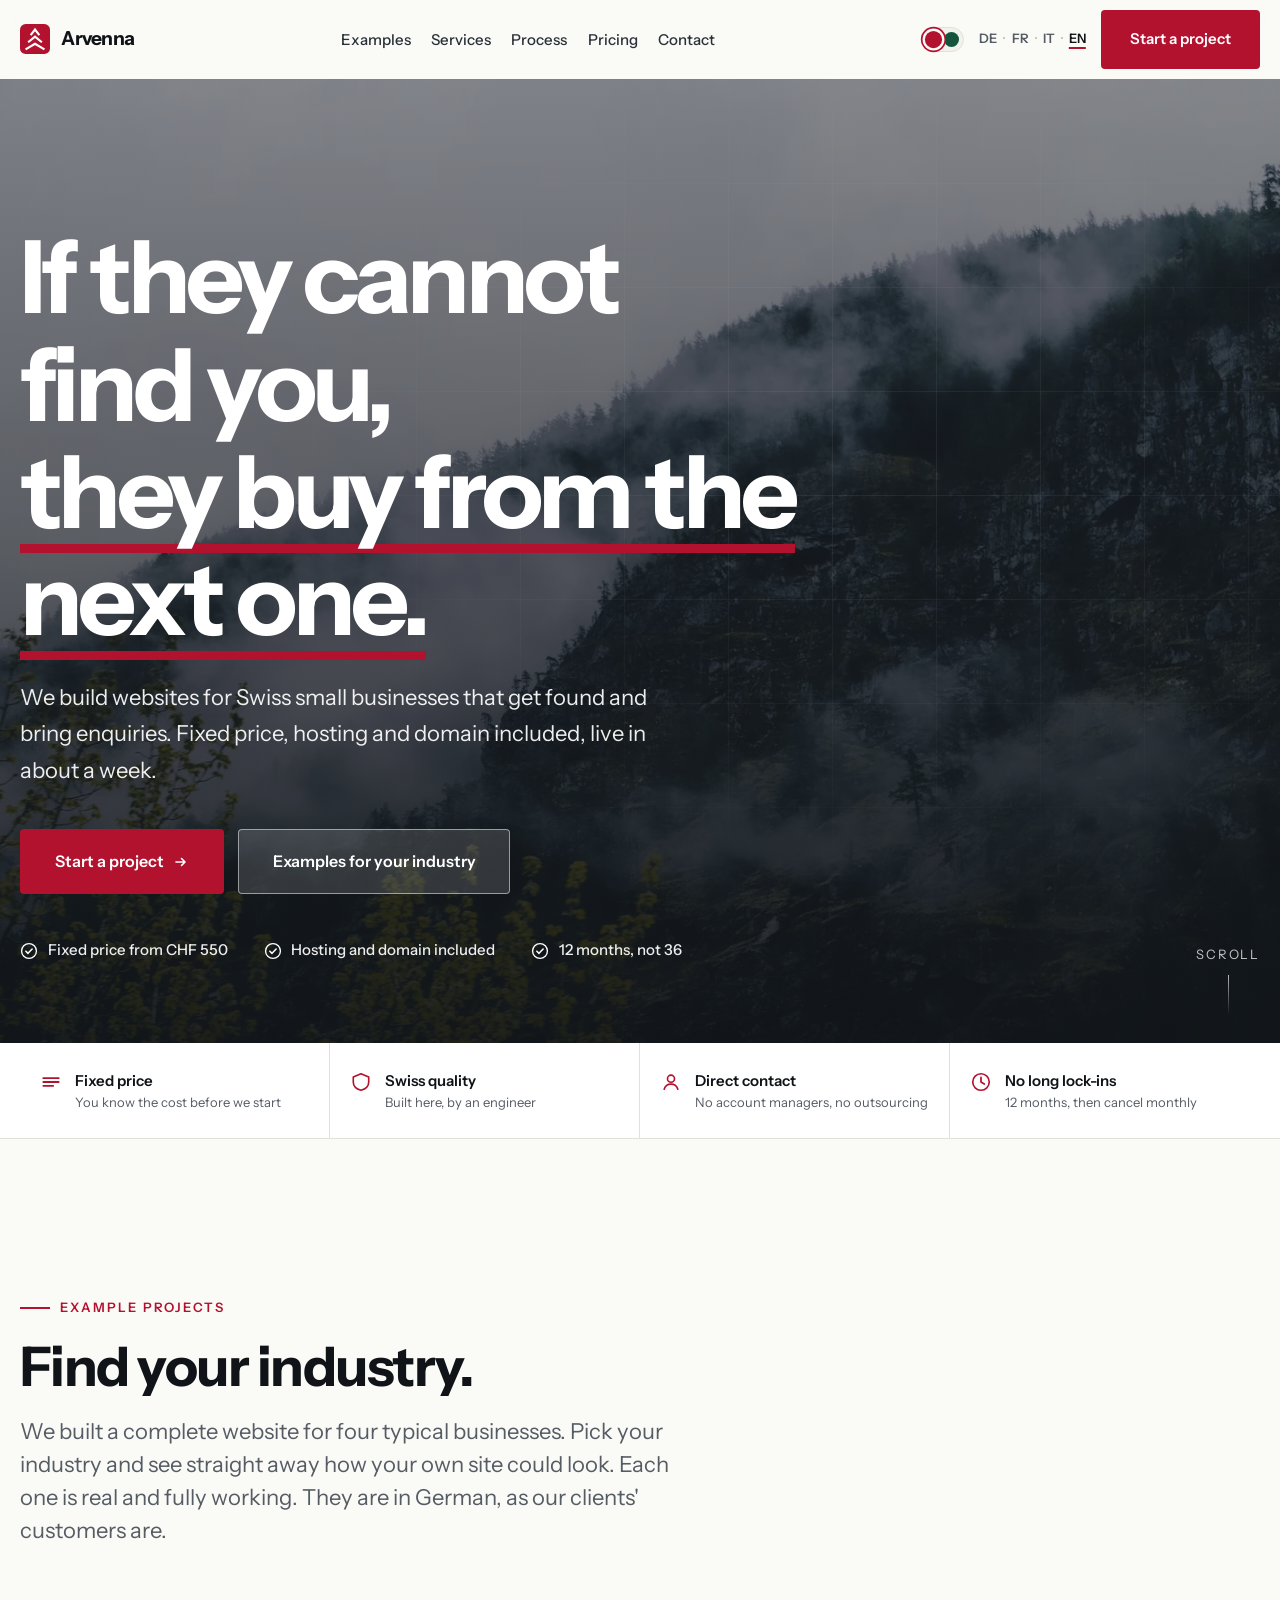
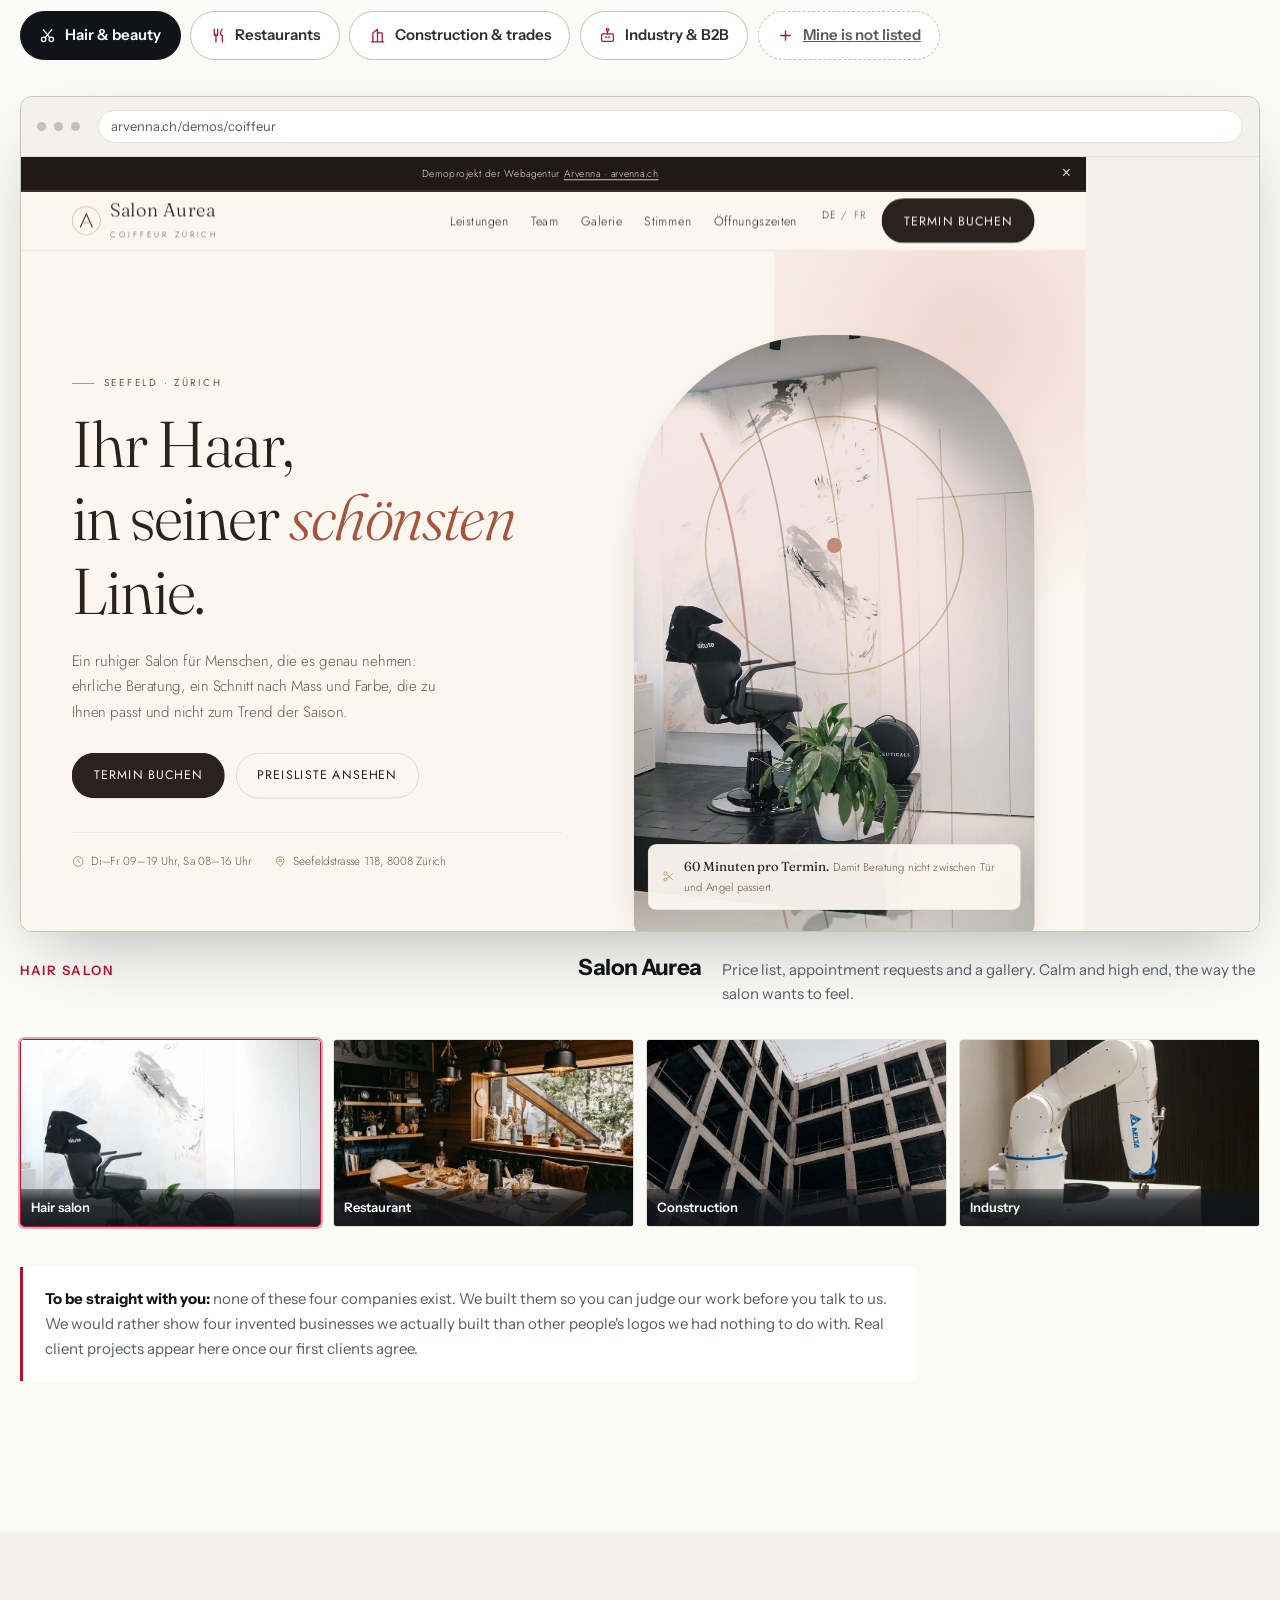
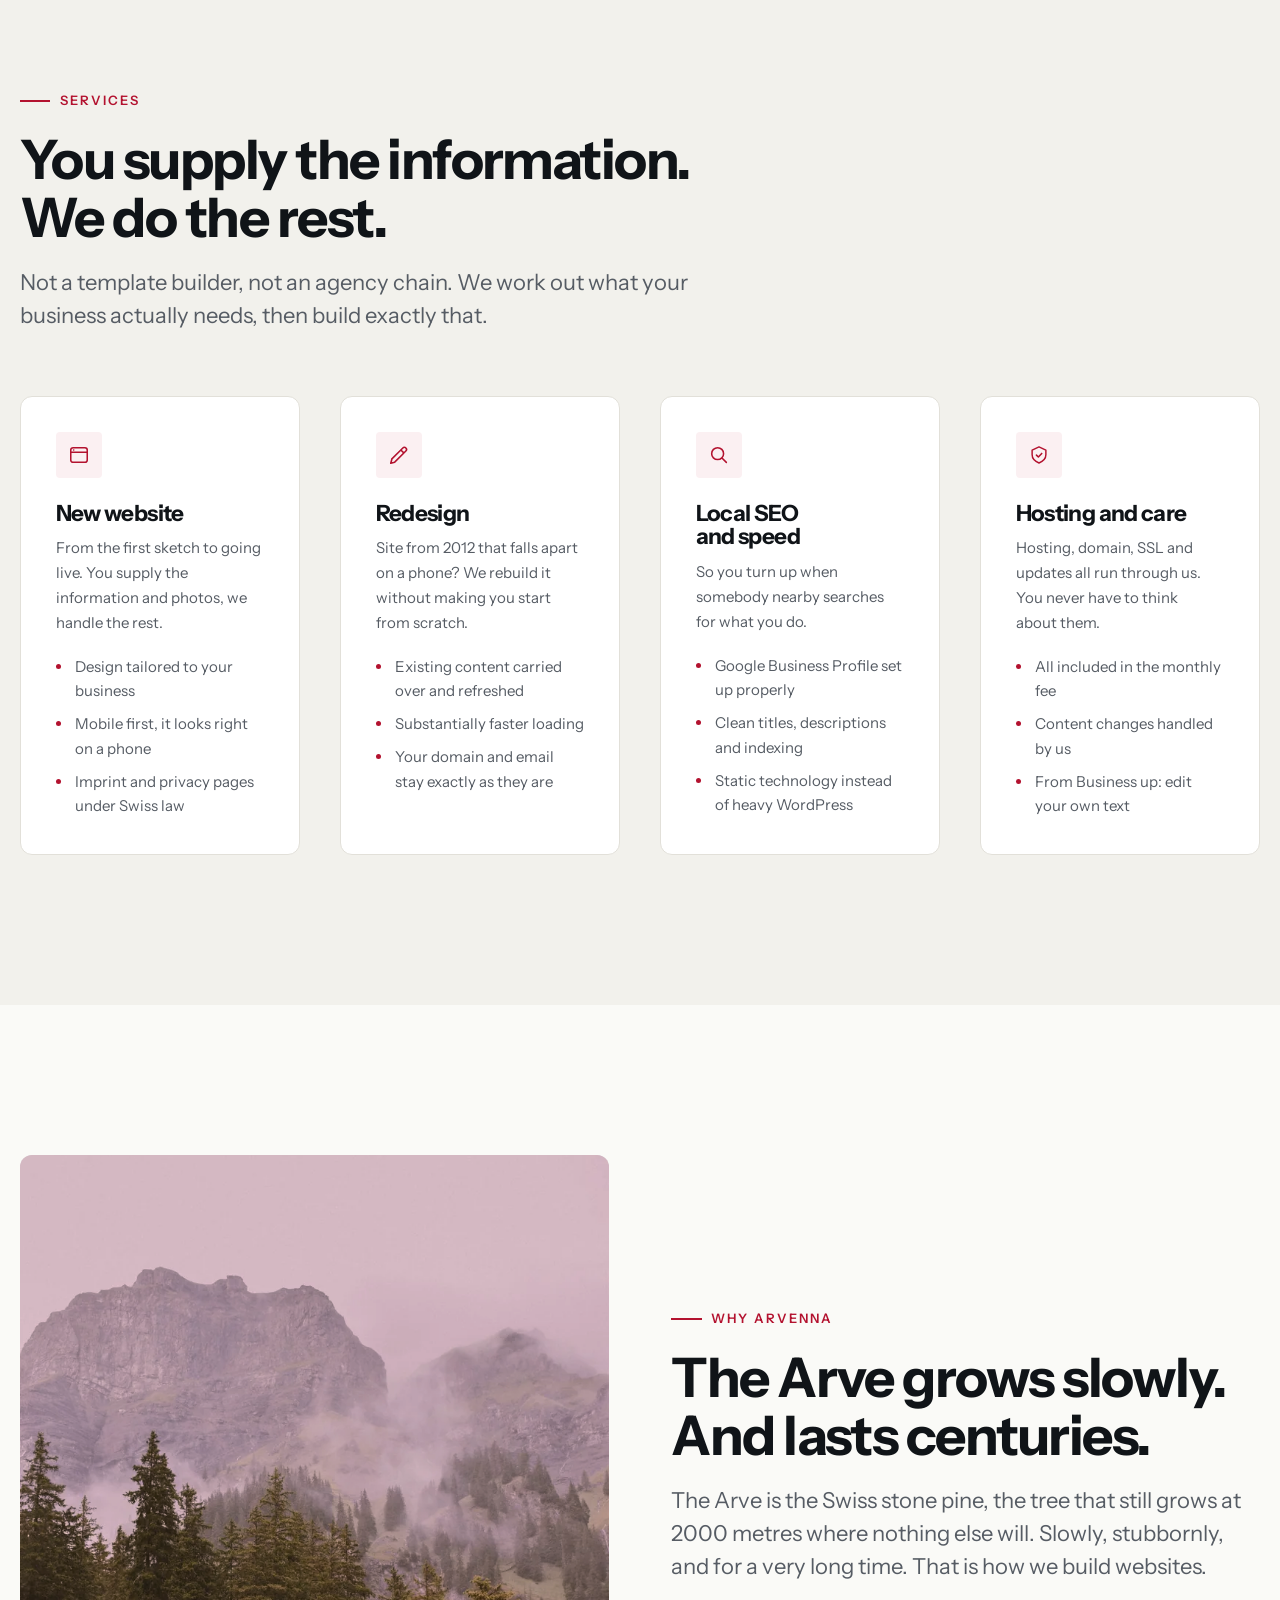
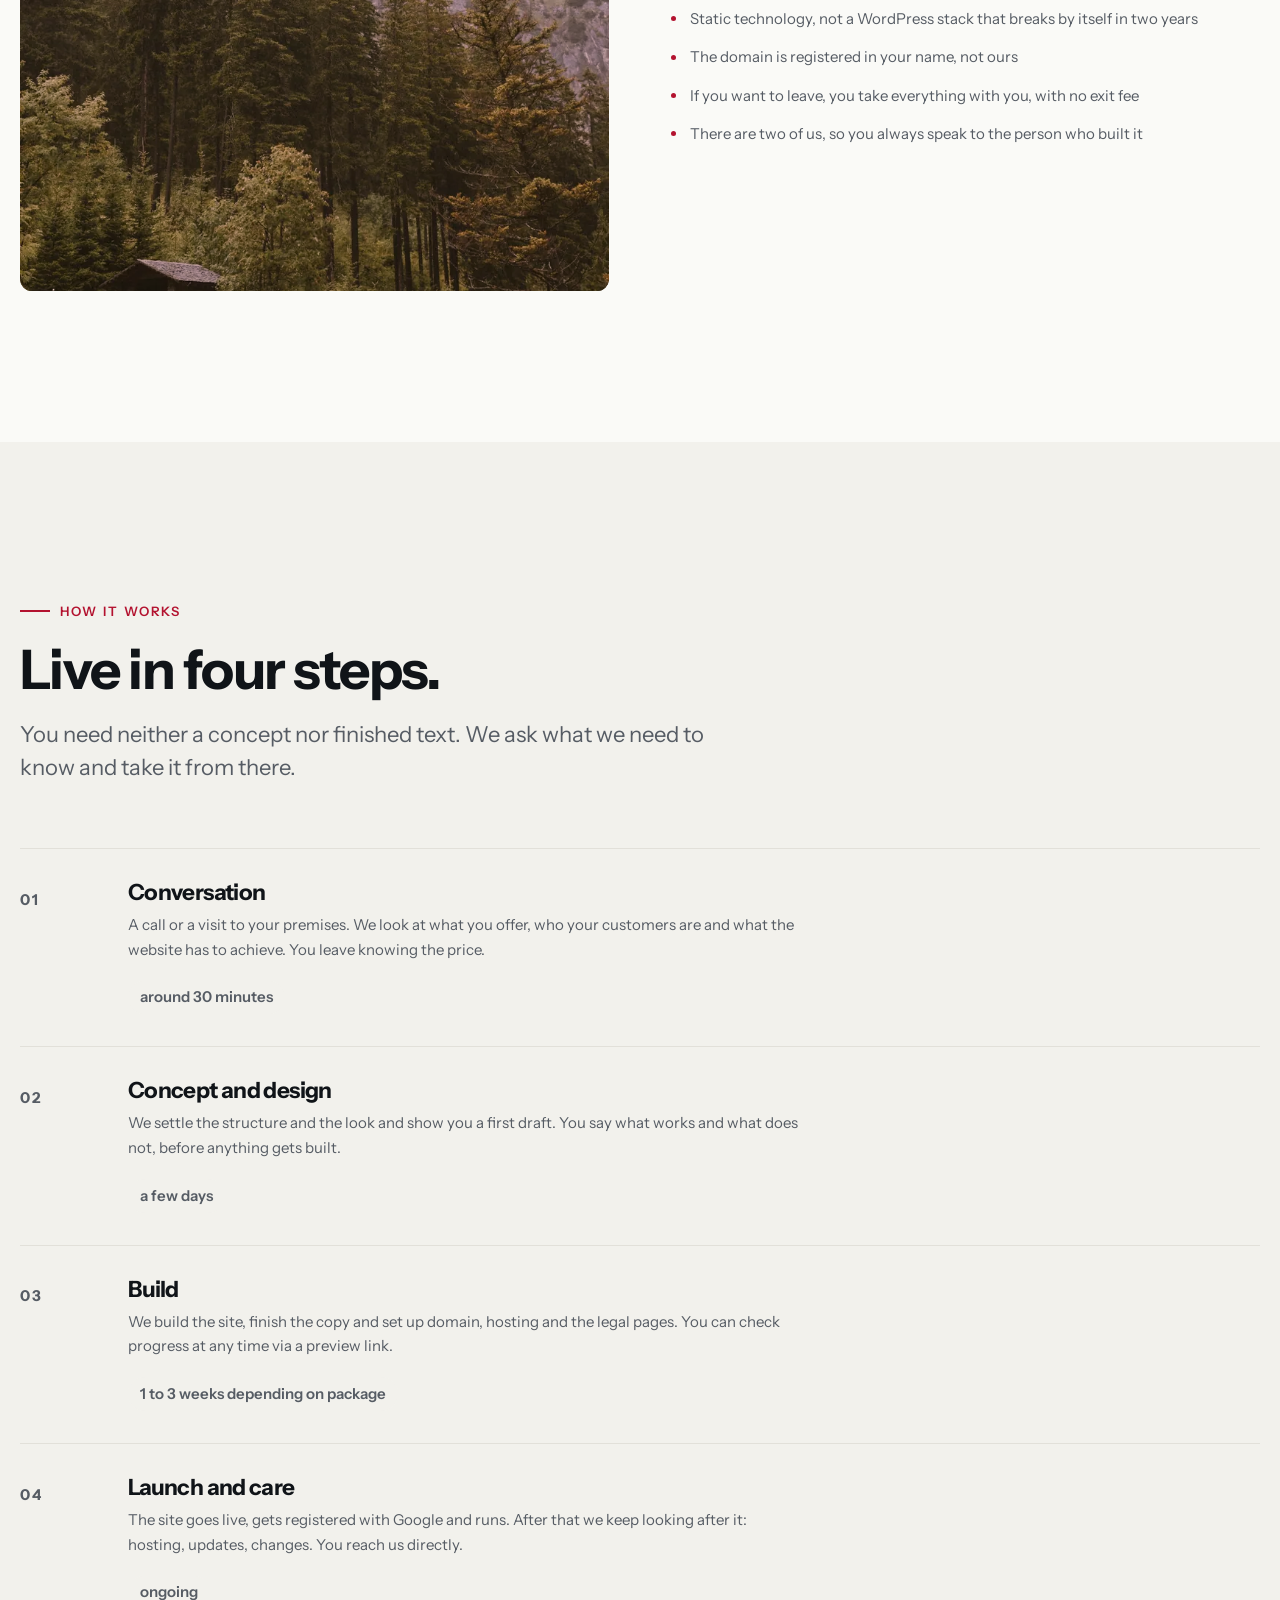
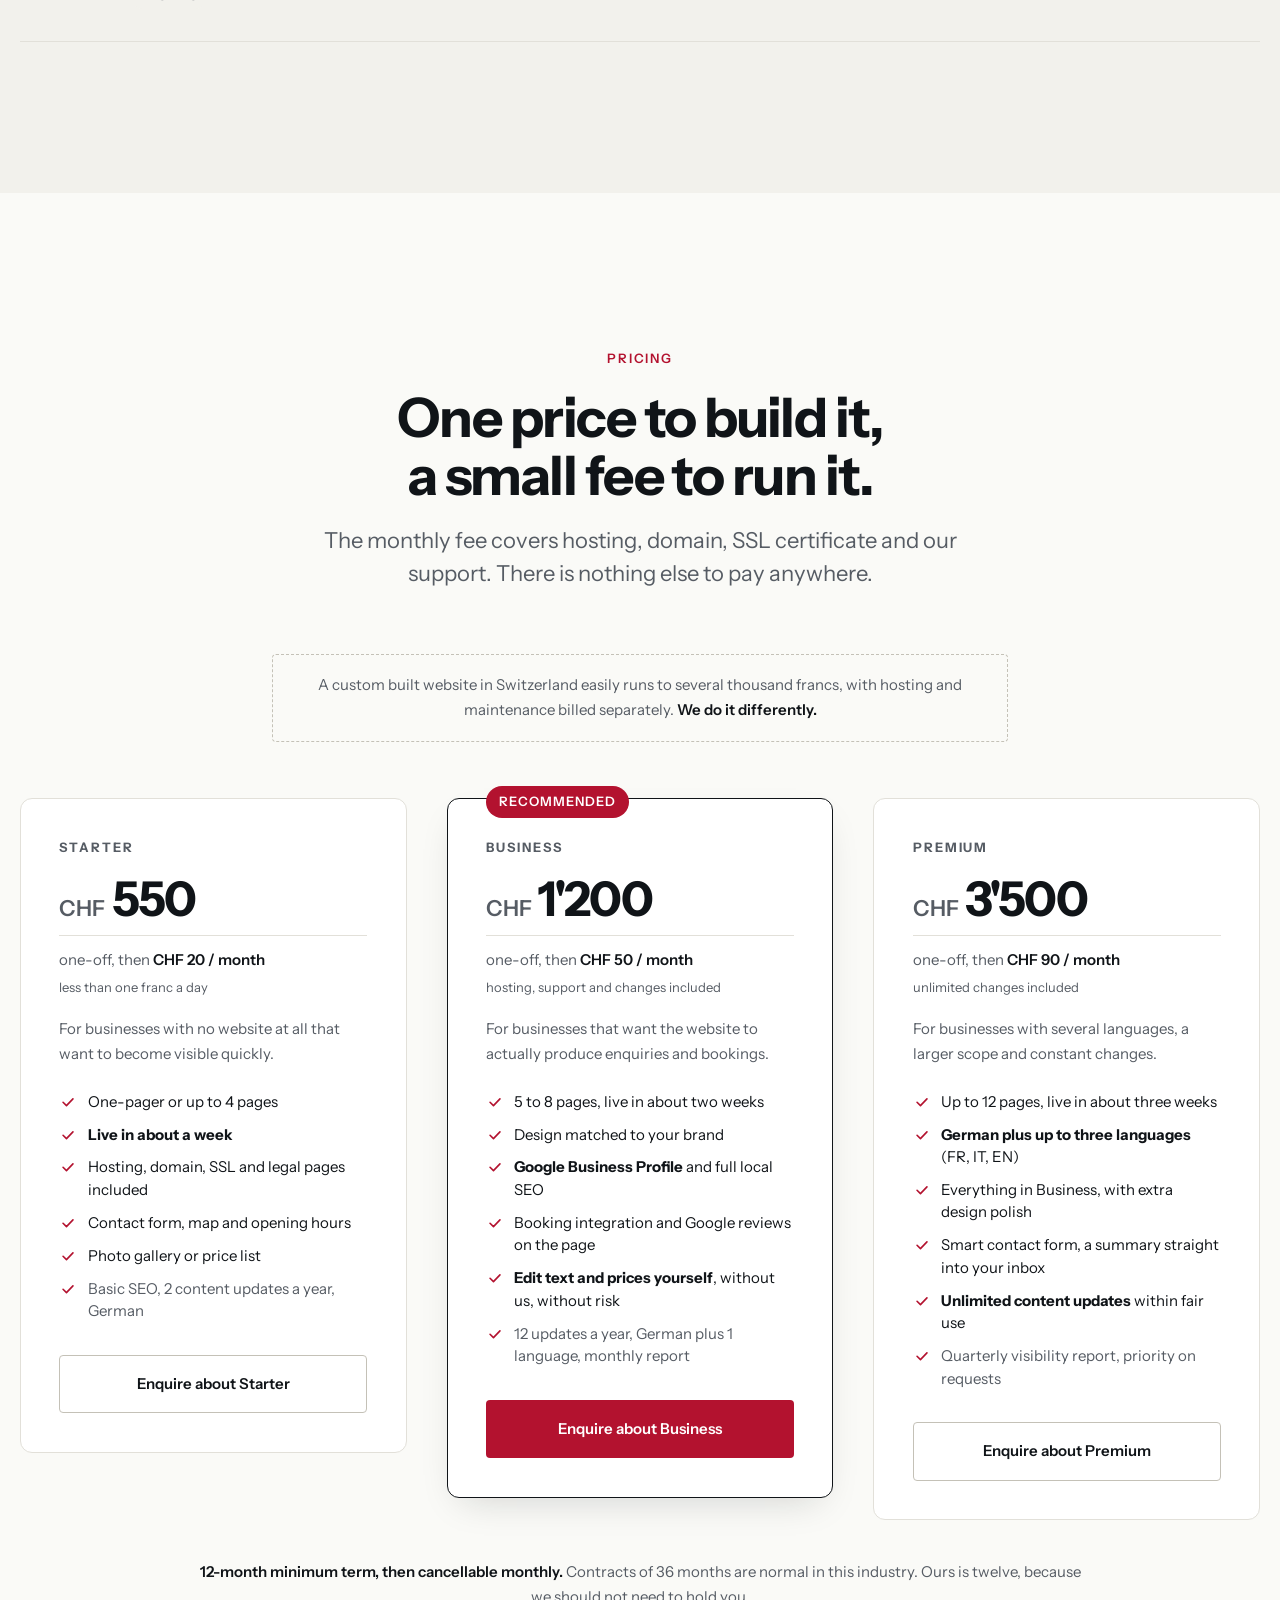
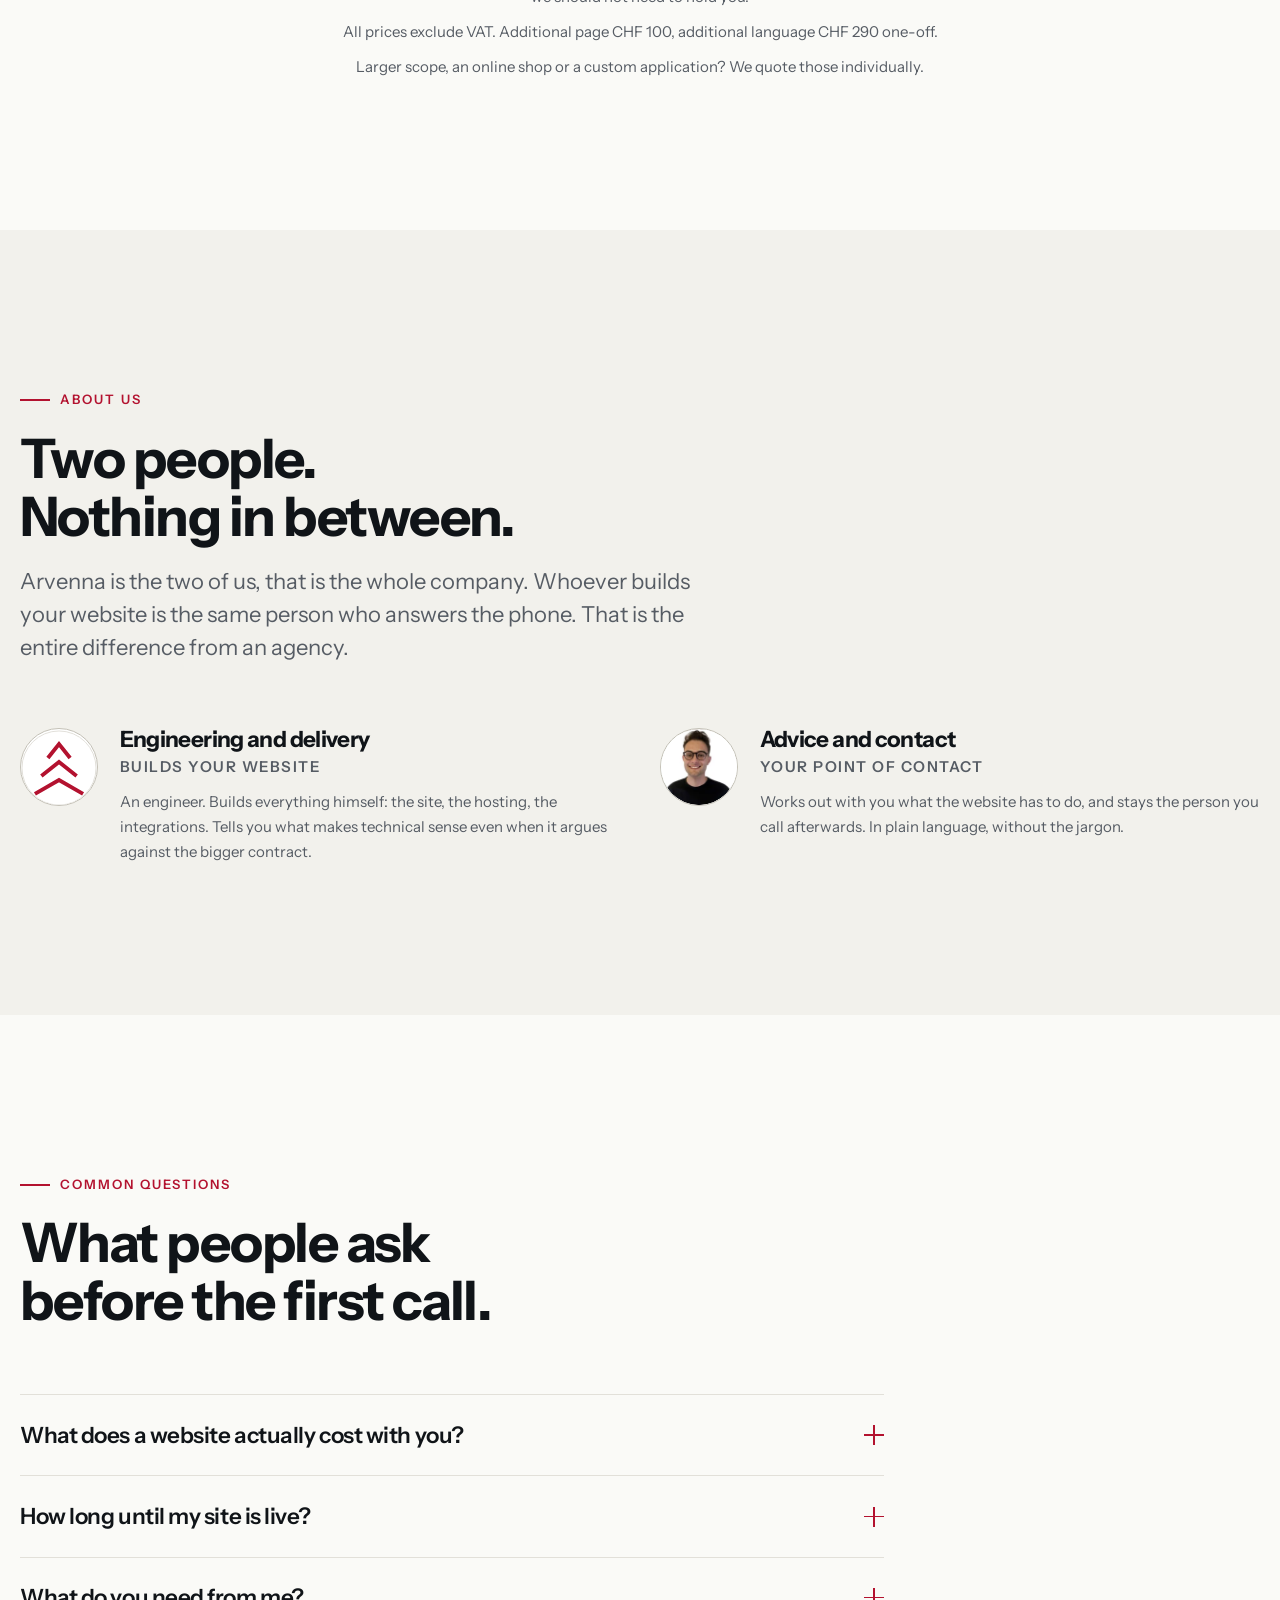
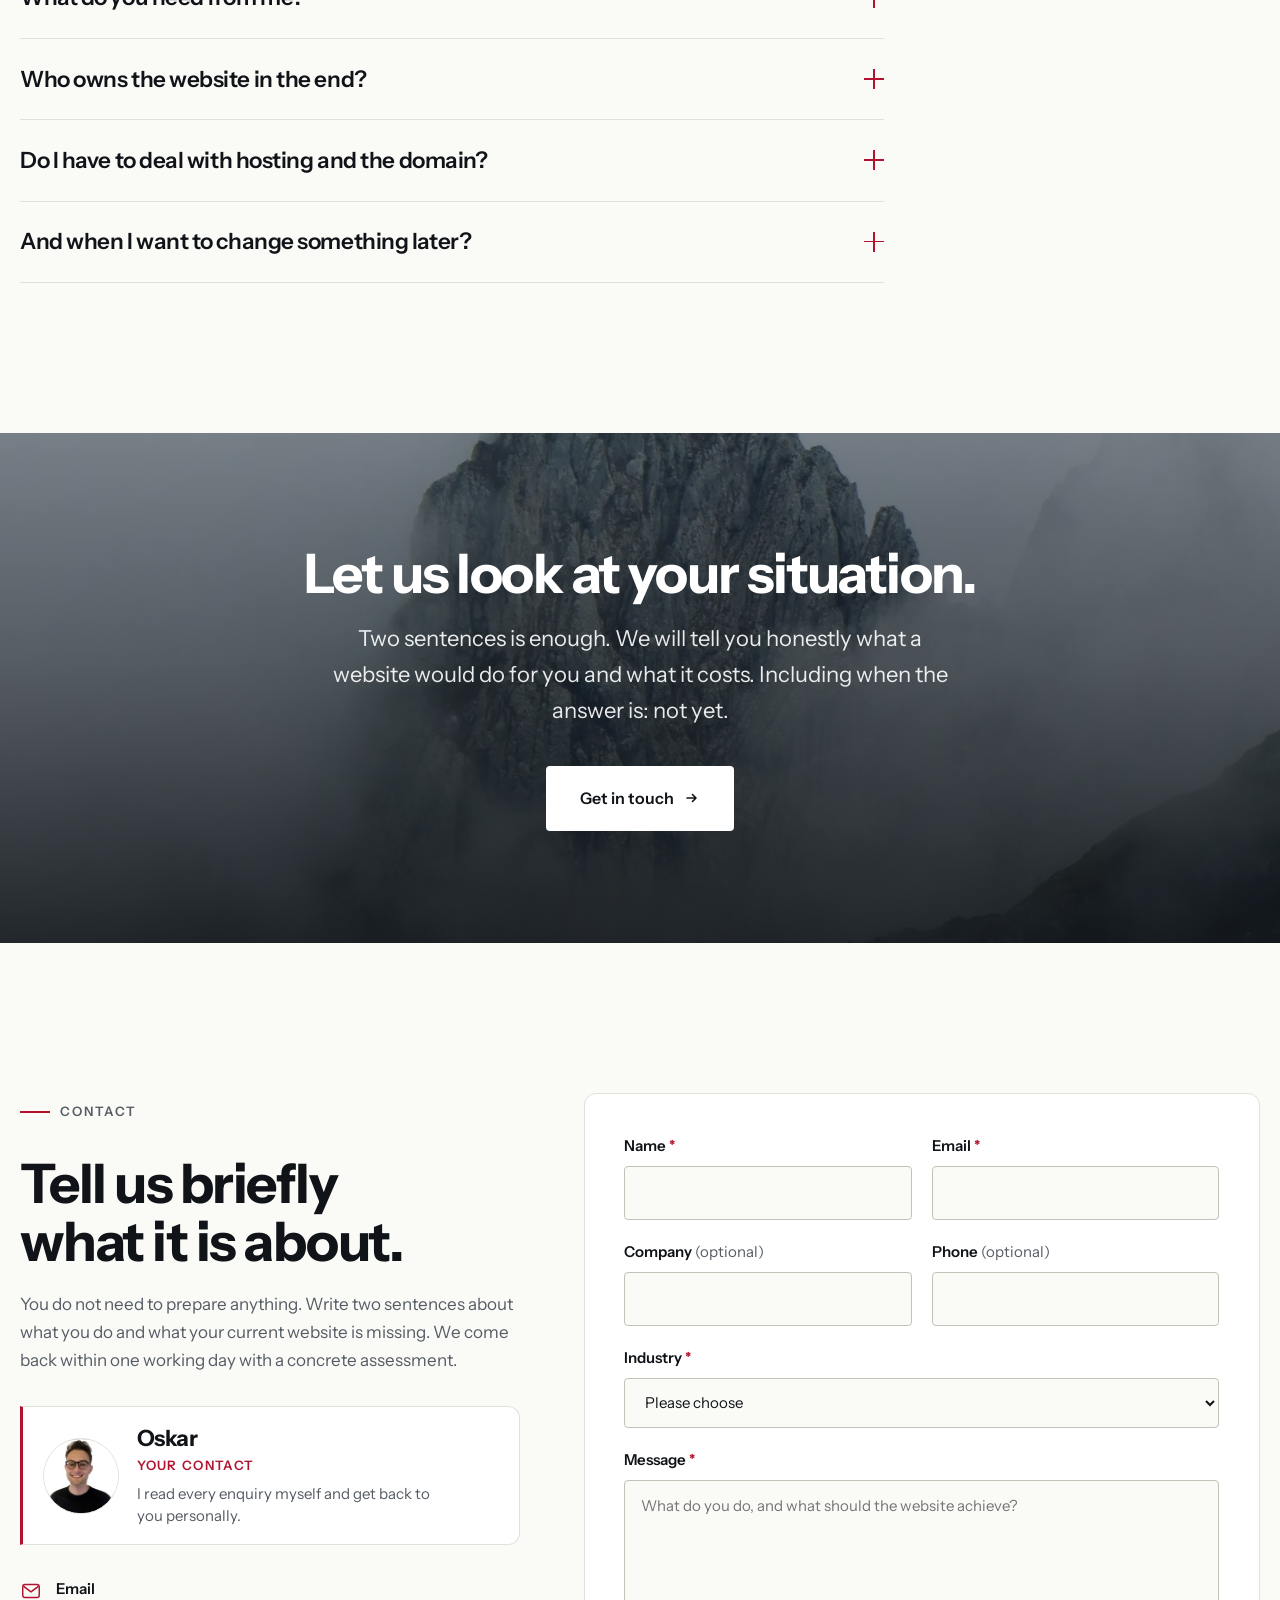
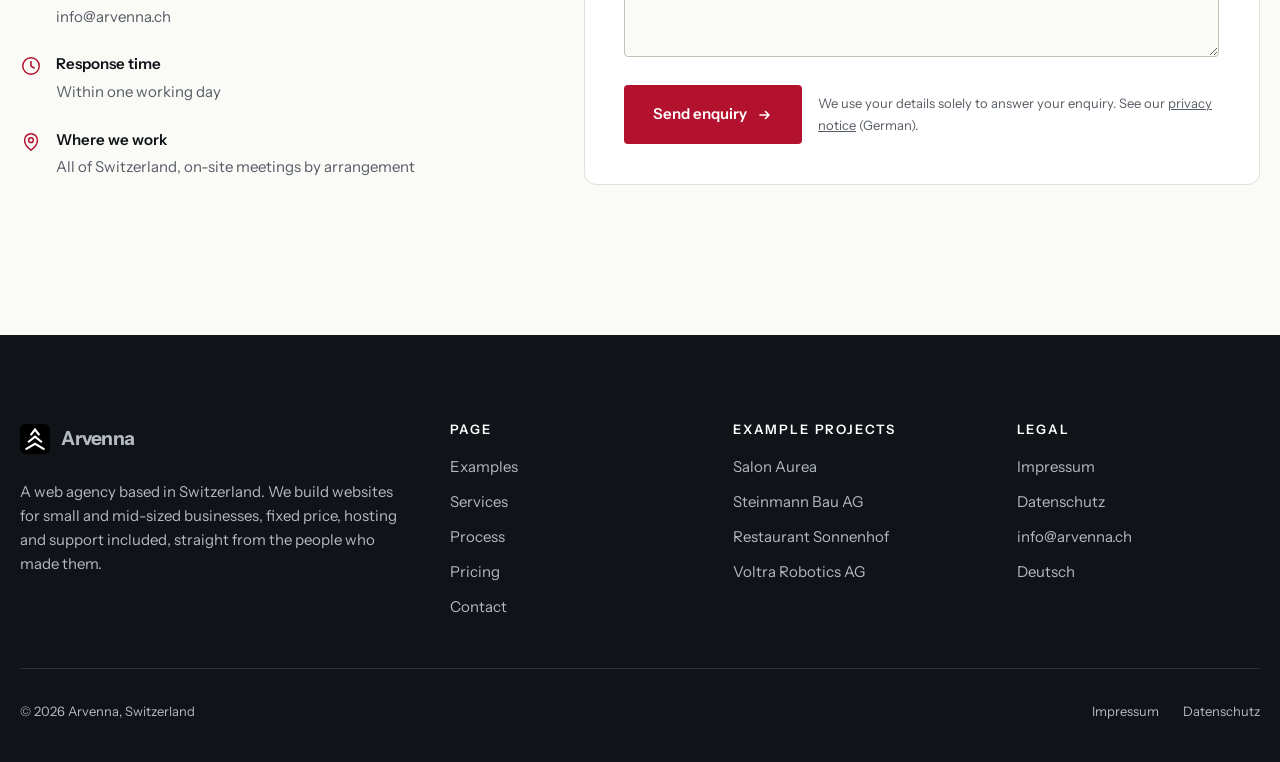
<file: en/index.html>
<!DOCTYPE html>
<html lang="en">
<head>
<meta charset="utf-8">
<meta name="viewport" content="width=device-width, initial-scale=1">
<title>Arvenna | Swiss Web Agency | Websites for Small Business from CHF 550</title>
<meta name="description" content="We build websites for Swiss small businesses that get found and bring enquiries. Fixed price from CHF 550, hosting and domain included, live in about a week.">
<link rel="canonical" href="https://arvenna.ch/en/">
<link rel="alternate" hreflang="de-CH" href="https://arvenna.ch/">
<link rel="alternate" hreflang="fr-CH" href="https://arvenna.ch/fr/">
<link rel="alternate" hreflang="it-CH" href="https://arvenna.ch/it/">
<link rel="alternate" hreflang="en" href="https://arvenna.ch/en/">
<link rel="alternate" hreflang="x-default" href="https://arvenna.ch/">

<meta property="og:type" content="website">
<meta property="og:locale" content="en_GB">
<meta property="og:url" content="https://arvenna.ch/en/">
<meta property="og:site_name" content="Arvenna">
<meta property="og:title" content="Arvenna | Swiss Web Agency">
<meta property="og:description" content="Websites for Swiss small businesses. Fixed price, hosting included, live in weeks.">
<!-- TODO: add og:image once a 1200x630 preview image exists -->
<meta name="twitter:card" content="summary_large_image">

<link rel="icon" href="../assets/favicon.svg" type="image/svg+xml">
<link rel="preconnect" href="https://fonts.googleapis.com">
<link rel="preconnect" href="https://fonts.gstatic.com" crossorigin>
<link href="https://fonts.googleapis.com/css2?family=Instrument+Sans:wght@400;500;600;700&display=swap" rel="stylesheet">
<link rel="preload" as="image" href="../assets/img/arvenna/alpine-wide-1600.webp" fetchpriority="high">
<link rel="stylesheet" href="../assets/css/main.css">
<script>
  document.documentElement.classList.add('js');
  try {
    var t = localStorage.getItem('arvenna-theme');
    if (t === 'forest') document.documentElement.setAttribute('data-theme', 'forest');
  } catch (e) {}
</script>
</head>
<body>

<a class="skip-link" href="#main">Skip to content</a>

<header class="site-header">
  <div class="wrap header-inner">
    <a class="brand" href="index.html" aria-label="Arvenna, home">
      <svg viewBox="0 0 32 32" aria-hidden="true" focusable="false">
        <rect class="mark-bg" width="32" height="32" rx="6"/>
        <g fill="none" stroke="#fff" stroke-width="2.31" stroke-linecap="butt" stroke-linejoin="miter"><path d="M11.38 11.88 L16 6 L20.62 11.88"/><path d="M8.65 19.44 L16 13.56 L23.35 19.44"/><path d="M5.92 27 L16 21.12 L26.08 27"/></g>
      </svg>
      Arvenna
    </a>

    <nav class="nav" aria-label="Main navigation">
      <ul>
        <li><a href="#work">Examples</a></li>
        <li><a href="#services">Services</a></li>
        <li><a href="#process">Process</a></li>
        <li><a href="#pricing">Pricing</a></li>
        <li><a href="#contact">Contact</a></li>
      </ul>
    </nav>

    <div class="header-actions">
      <button class="theme-toggle" type="button" id="themeToggle" aria-label="Switch colour variant" title="Switch colour variant">
        <span class="dot-red"></span><span class="dot-green"></span>
      </button>
      <p class="lang-switch">
        <a href="../index.html" lang="de" hreflang="de-CH">DE</a>
        <span class="sep" aria-hidden="true">&middot;</span>
        <a href="../fr/index.html" lang="fr" hreflang="fr-CH">FR</a>
        <span class="sep" aria-hidden="true">&middot;</span>
        <a href="../it/index.html" lang="it" hreflang="it-CH">IT</a>
        <span class="sep" aria-hidden="true">&middot;</span>
        <a href="../en/index.html" aria-current="true" lang="en">EN</a>
      </p>
      <a class="btn btn--primary header-cta" href="#contact">Start a project</a>
      <button class="nav-toggle" type="button" aria-expanded="false" aria-controls="mobileNav" aria-label="Open menu">
        <span></span><span></span><span></span>
      </button>
    </div>
  </div>

  <nav class="mobile-nav" id="mobileNav" aria-label="Navigation mobile">
    <div class="wrap">
      <a href="#work">Examples</a>
      <a href="#services">Services</a>
      <a href="#process">Process</a>
      <a href="#pricing">Pricing</a>
      <a href="#contact">Contact</a>
      <a class="btn btn--primary btn--wide" href="#contact">Start a project</a>
      <p class="mobile-lang">
        <a href="../index.html" lang="de">Deutsch</a>
        <a href="../fr/index.html" lang="fr">Français</a>
        <a href="../it/index.html" lang="it">Italiano</a>
        <a href="../en/index.html" lang="en" aria-current="true">English</a>
      </p>
    </div>
  </nav>
</header>

<main id="main">

  <!-- Hero -->
  <section class="hero">
    <div class="hero-bg">
      <div class="ph ph--kb ph--scrim" style="background-image:url([data-uri])">
        <img src="../assets/img/arvenna/alpine-wide-1600.webp"
             srcset="../assets/img/arvenna/alpine-wide-800.webp 800w, ../assets/img/arvenna/alpine-wide-1600.webp 1600w"
             sizes="100vw" width="1600" height="1067" alt="" fetchpriority="high" decoding="async">
      </div>
    </div>

    <div class="wrap">
      <div class="hero-content">
        <h1 class="hero-anim">If they cannot find you,<br><span class="accent">they buy from the next one.</span></h1>
        <p class="hero-lead hero-anim">
          We build websites for Swiss small businesses that get found and bring
          enquiries. Fixed price, hosting and domain included, live in about a week.
        </p>
        <div class="hero-actions hero-anim">
          <a class="btn btn--primary btn--lg" href="#contact">
            Start a project
            <svg class="arrow" width="16" height="16" viewBox="0 0 16 16" fill="none" aria-hidden="true"><path d="M3 8h9M8.5 4.5 12 8l-3.5 3.5" stroke="currentColor" stroke-width="1.6" stroke-linecap="round" stroke-linejoin="round"/></svg>
          </a>
          <a class="btn btn--onphoto btn--lg" href="#work">Examples for your industry</a>
        </div>
        <ul class="hero-proof hero-anim">
          <li><svg viewBox="0 0 20 20" fill="none" aria-hidden="true"><circle cx="10" cy="10" r="8.25" stroke="currentColor" stroke-width="1.5"/><path d="M6.5 10.2 8.9 12.6 13.5 7.8" stroke="currentColor" stroke-width="1.7" stroke-linecap="round" stroke-linejoin="round"/></svg> Fixed price from CHF 550</li>
          <li><svg viewBox="0 0 20 20" fill="none" aria-hidden="true"><circle cx="10" cy="10" r="8.25" stroke="currentColor" stroke-width="1.5"/><path d="M6.5 10.2 8.9 12.6 13.5 7.8" stroke="currentColor" stroke-width="1.7" stroke-linecap="round" stroke-linejoin="round"/></svg> Hosting and domain included</li>
          <li><svg viewBox="0 0 20 20" fill="none" aria-hidden="true"><circle cx="10" cy="10" r="8.25" stroke="currentColor" stroke-width="1.5"/><path d="M6.5 10.2 8.9 12.6 13.5 7.8" stroke="currentColor" stroke-width="1.7" stroke-linecap="round" stroke-linejoin="round"/></svg> 12 months, not 36</li>
        </ul>
      </div>
    </div>

    <p class="hero-scroll" aria-hidden="true"><span>Scroll</span><i></i></p>
  </section>

  <!-- Trust bar -->
  <section class="trust" aria-label="What sets us apart">
    <div class="wrap">
      <ul>
        <li>
          <svg viewBox="0 0 20 20" fill="none" aria-hidden="true"><path d="M3 6.5h14M3 10h14M3 13.5h9" stroke="currentColor" stroke-width="1.6" stroke-linecap="round"/></svg>
          <div><strong>Fixed price</strong><span>You know the cost before we start</span></div>
        </li>
        <li>
          <svg viewBox="0 0 20 20" fill="none" aria-hidden="true"><path d="M10 2.5 3 5.5v4.7c0 3.4 2.8 6.1 7 7.3 4.2-1.2 7-3.9 7-7.3V5.5L10 2.5Z" stroke="currentColor" stroke-width="1.5" stroke-linejoin="round"/></svg>
          <div><strong>Swiss quality</strong><span>Built here, by an engineer</span></div>
        </li>
        <li>
          <svg viewBox="0 0 20 20" fill="none" aria-hidden="true"><circle cx="10" cy="7" r="3.2" stroke="currentColor" stroke-width="1.5"/><path d="M3.8 16.5c.9-3 3.3-4.6 6.2-4.6s5.3 1.6 6.2 4.6" stroke="currentColor" stroke-width="1.5" stroke-linecap="round"/></svg>
          <div><strong>Direct contact</strong><span>No account managers, no outsourcing</span></div>
        </li>
        <li>
          <svg viewBox="0 0 20 20" fill="none" aria-hidden="true"><circle cx="10" cy="10" r="7.5" stroke="currentColor" stroke-width="1.5"/><path d="M10 5.8V10l3 1.8" stroke="currentColor" stroke-width="1.6" stroke-linecap="round" stroke-linejoin="round"/></svg>
          <div><strong>No long lock-ins</strong><span>12 months, then cancel monthly</span></div>
        </li>
      </ul>
    </div>
  </section>

  <!-- Work, live preview -->
  <section class="section" id="work">
    <div class="wrap">
      <div class="section-head reveal">
        <p class="eyebrow">Example projects</p>
        <h2 class="section-title"><span class="wipe"><span>Find your industry.</span></span></h2>
        <p class="lead">
          We built a complete website for four typical businesses. Pick your industry
          and see straight away how your own site could look. Each one is real and
          fully working. They are in German, as our clients' customers are.
        </p>
      </div>

      <div class="branch-bar reveal" role="tablist" aria-label="Choose an industry">
        <button class="branch-chip" role="tab" type="button" aria-selected="true" data-demo="coiffeur">
          <svg viewBox="0 0 20 20" fill="none" aria-hidden="true"><circle cx="5.5" cy="14.5" r="2.6" stroke="currentColor" stroke-width="1.5"/><circle cx="14.5" cy="14.5" r="2.6" stroke="currentColor" stroke-width="1.5"/><path d="M7.4 12.6 15 3M12.6 12.6 5 3" stroke="currentColor" stroke-width="1.5" stroke-linecap="round"/></svg>
          Hair &amp; beauty
        </button>
        <button class="branch-chip" role="tab" type="button" aria-selected="false" data-demo="gastro">
          <svg viewBox="0 0 20 20" fill="none" aria-hidden="true"><path d="M5 2.5v6a2 2 0 0 0 4 0v-6M7 8.5v9" stroke="currentColor" stroke-width="1.5" stroke-linecap="round"/><path d="M14.5 2.5c-1.4 1.2-2 3-2 5s.6 2.5 2 2.5v7.5" stroke="currentColor" stroke-width="1.5" stroke-linecap="round" stroke-linejoin="round"/></svg>
          Restaurants
        </button>
        <button class="branch-chip" role="tab" type="button" aria-selected="false" data-demo="baufirma">
          <svg viewBox="0 0 20 20" fill="none" aria-hidden="true"><path d="M2.5 17.5h15M4.5 17.5V7l5.5-4.5V17.5M10 7h5.5v10.5" stroke="currentColor" stroke-width="1.5" stroke-linejoin="round"/></svg>
          Construction &amp; trades
        </button>
        <button class="branch-chip" role="tab" type="button" aria-selected="false" data-demo="robotik">
          <svg viewBox="0 0 20 20" fill="none" aria-hidden="true"><rect x="3" y="8" width="14" height="9" rx="1.6" stroke="currentColor" stroke-width="1.5"/><path d="M10 8V4.5M7.5 12h1.5M11 12h1.5" stroke="currentColor" stroke-width="1.5" stroke-linecap="round"/><circle cx="10" cy="3.2" r="1.4" stroke="currentColor" stroke-width="1.5"/></svg>
          Industry &amp; B2B
        </button>
        <a class="branch-chip branch-chip--ghost" href="#contact" id="branchMissing">
          <svg viewBox="0 0 20 20" fill="none" aria-hidden="true"><path d="M10 4.5v11M4.5 10h11" stroke="currentColor" stroke-width="1.6" stroke-linecap="round"/></svg>
          Mine is not listed
        </a>
      </div>

      <div class="stage-wrap reveal" data-base="../">
        <div class="stage">
          <div class="stage-bar" aria-hidden="true">
            <i></i><i></i><i></i>
            <span class="stage-url" id="stageUrl">arvenna.ch/demos/coiffeur</span>
          </div>
          <div class="stage-viewport" id="stageViewport">
            <p class="stage-loading" id="stageLoading"><span class="stage-spin"></span><span>Loading preview</span></p>
            <iframe class="stage-frame" id="stageFrame" title="Live preview of the selected demo project"
                    scrolling="no" tabindex="-1" loading="lazy"></iframe>
            <a class="stage-hit" id="stageLink" href="../demos/coiffeur/index.html">
              <span>
                Open demo at full size
                <svg class="arrow" width="15" height="15" viewBox="0 0 16 16" fill="none" aria-hidden="true"><path d="M3 8h9M8.5 4.5 12 8l-3.5 3.5" stroke="currentColor" stroke-width="1.6" stroke-linecap="round" stroke-linejoin="round"/></svg>
              </span>
            </a>
          </div>
        </div>

        <div class="stage-meta">
          <p class="branch-label" id="stageBranch">Hair salon</p>
          <h3 id="stageName">Salon Aurea</h3>
          <p id="stageDesc">Price list, appointment requests and a gallery. Calm and high end, the way the salon wants to feel.</p>
        </div>

        <div class="demo-thumbs" id="demoThumbs">
          <figure class="demo-thumb" role="button" tabindex="0" aria-selected="true" data-demo="coiffeur">
            <div class="ph ph--zoom" style="background-image:url([data-uri])">
              <img src="../assets/img/coiffeur/salon-hero-800.webp" width="1600" height="2400" loading="lazy" decoding="async" alt="Preview of the hair salon demo project">
            </div>
            <figcaption>Hair salon</figcaption>
          </figure>
          <figure class="demo-thumb" role="button" tabindex="0" aria-selected="false" data-demo="gastro">
            <div class="ph ph--zoom" style="background-image:url([data-uri])">
              <img src="../assets/img/gastro/stube-hero-800.webp" width="1600" height="2399" loading="lazy" decoding="async" alt="Preview of the restaurant demo project">
            </div>
            <figcaption>Restaurant</figcaption>
          </figure>
          <figure class="demo-thumb" role="button" tabindex="0" aria-selected="false" data-demo="baufirma">
            <div class="ph ph--zoom" style="background-image:url([data-uri])">
              <img src="../assets/img/baufirma/beton-raster-800.webp" width="1600" height="1067" loading="lazy" decoding="async" alt="Preview of the construction demo project">
            </div>
            <figcaption>Construction</figcaption>
          </figure>
          <figure class="demo-thumb" role="button" tabindex="0" aria-selected="false" data-demo="robotik">
            <div class="ph ph--zoom" style="background-image:url([data-uri])">
              <img src="../assets/img/robotik/arm-hero-800.webp" width="1600" height="1067" loading="lazy" decoding="async" alt="Preview of the industrial automation demo project">
            </div>
            <figcaption>Industry</figcaption>
          </figure>
        </div>
      </div>

      <p class="demo-disclaimer reveal">
        <strong>To be straight with you:</strong> none of these four companies exist. We
        built them so you can judge our work before you talk to us. We would rather show
        four invented businesses we actually built than other people's logos we had
        nothing to do with. Real client projects appear here once our first clients agree.
      </p>
    </div>
  </section>

  <!-- Services -->
  <section class="section section--alt" id="services">
    <div class="wrap">
      <div class="section-head reveal">
        <p class="eyebrow">Services</p>
        <h2 class="section-title">You supply the information. We do the rest.</h2>
        <p class="lead">
          Not a template builder, not an agency chain. We work out what your business
          actually needs, then build exactly that.
        </p>
      </div>

      <div class="grid grid--4 stagger">
        <article class="card">
          <div class="card-icon"><svg viewBox="0 0 24 24" fill="none" aria-hidden="true"><rect x="3" y="4" width="18" height="16" rx="2.5" stroke="currentColor" stroke-width="1.7"/><path d="M3 9h18" stroke="currentColor" stroke-width="1.7"/><circle cx="6.2" cy="6.5" r=".9" fill="currentColor"/></svg></div>
          <h3>New website</h3>
          <p>From the first sketch to going live. You supply the information and photos, we handle the rest.</p>
          <ul class="card-list">
            <li>Design tailored to your business</li>
            <li>Mobile first, it looks right on a phone</li>
            <li>Imprint and privacy pages under Swiss law</li>
          </ul>
        </article>

        <article class="card">
          <div class="card-icon"><svg viewBox="0 0 24 24" fill="none" aria-hidden="true"><path d="M4 16.5 16.2 4.3a2.3 2.3 0 0 1 3.3 3.3L7.3 19.8 3 21l1.2-4.3Z" stroke="currentColor" stroke-width="1.7" stroke-linejoin="round"/><path d="M14 6.5 17.5 10" stroke="currentColor" stroke-width="1.7"/></svg></div>
          <h3>Redesign</h3>
          <p>Site from 2012 that falls apart on a phone? We rebuild it without making you start from scratch.</p>
          <ul class="card-list">
            <li>Existing content carried over and refreshed</li>
            <li>Substantially faster loading</li>
            <li>Your domain and email stay exactly as they are</li>
          </ul>
        </article>

        <article class="card">
          <div class="card-icon"><svg viewBox="0 0 24 24" fill="none" aria-hidden="true"><circle cx="10.5" cy="10.5" r="6.5" stroke="currentColor" stroke-width="1.7"/><path d="m15.5 15.5 4.5 4.5" stroke="currentColor" stroke-width="1.7" stroke-linecap="round"/></svg></div>
          <h3>Local SEO and speed</h3>
          <p>So you turn up when somebody nearby searches for what you do.</p>
          <ul class="card-list">
            <li>Google Business Profile set up properly</li>
            <li>Clean titles, descriptions and indexing</li>
            <li>Static technology instead of heavy WordPress</li>
          </ul>
        </article>

        <article class="card">
          <div class="card-icon"><svg viewBox="0 0 24 24" fill="none" aria-hidden="true"><path d="M12 3.2 4.5 6.6v5.2c0 4 3 7.1 7.5 8.9 4.5-1.8 7.5-4.9 7.5-8.9V6.6L12 3.2Z" stroke="currentColor" stroke-width="1.6" stroke-linejoin="round"/><path d="M9.2 12.1 11.3 14.2 15 10.3" stroke="currentColor" stroke-width="1.7" stroke-linecap="round" stroke-linejoin="round"/></svg></div>
          <h3>Hosting and care</h3>
          <p>Hosting, domain, SSL and updates all run through us. You never have to think about them.</p>
          <ul class="card-list">
            <li>All included in the monthly fee</li>
            <li>Content changes handled by us</li>
            <li>From Business up: edit your own text</li>
          </ul>
        </article>
      </div>
    </div>
  </section>

  <!-- Why us -->
  <section class="section">
    <div class="wrap">
      <div class="split reveal">
        <div class="ph ph--zoom ph--wash" style="background-image:url([data-uri])">
          <img src="../assets/img/arvenna/alpine-pines-800.webp"
               srcset="../assets/img/arvenna/alpine-pines-800.webp 800w, ../assets/img/arvenna/alpine-pines-1600.webp 1600w"
               sizes="(max-width: 767px) 100vw, 45vw" width="1600" height="2400" loading="lazy" decoding="async"
               alt="Misty alpine landscape with stone pines">
        </div>
        <div>
          <p class="eyebrow">Why Arvenna</p>
          <h2 class="section-title">The Arve grows slowly. And lasts centuries.</h2>
          <p class="lead" style="margin-bottom:1.5rem">
            The Arve is the Swiss stone pine, the tree that still grows at 2000 metres
            where nothing else will. Slowly, stubbornly, and for a very long time. That
            is how we build websites.
          </p>
          <ul class="card-list" style="gap:.85rem">
            <li>Static technology, not a WordPress stack that breaks by itself in two years</li>
            <li>The domain is registered in your name, not ours</li>
            <li>If you want to leave, you take everything with you, with no exit fee</li>
            <li>There are two of us, so you always speak to the person who built it</li>
          </ul>
        </div>
      </div>
    </div>
  </section>

  <!-- Process -->
  <section class="section section--alt" id="process">
    <div class="wrap">
      <div class="section-head reveal">
        <p class="eyebrow">How it works</p>
        <h2 class="section-title">Live in four steps.</h2>
        <p class="lead">
          You need neither a concept nor finished text. We ask what we need to know and
          take it from there.
        </p>
      </div>

      <div class="steps stagger">
        <article class="step">
          <p class="step-num" aria-hidden="true"></p>
          <div>
            <h3>Conversation</h3>
            <p>A call or a visit to your premises. We look at what you offer, who your customers are and what the website has to achieve. You leave knowing the price.</p>
          </div>
          <p class="step-time">around 30 minutes</p>
        </article>
        <article class="step">
          <p class="step-num" aria-hidden="true"></p>
          <div>
            <h3>Concept and design</h3>
            <p>We settle the structure and the look and show you a first draft. You say what works and what does not, before anything gets built.</p>
          </div>
          <p class="step-time">a few days</p>
        </article>
        <article class="step">
          <p class="step-num" aria-hidden="true"></p>
          <div>
            <h3>Build</h3>
            <p>We build the site, finish the copy and set up domain, hosting and the legal pages. You can check progress at any time via a preview link.</p>
          </div>
          <p class="step-time">1 to 3 weeks depending on package</p>
        </article>
        <article class="step">
          <p class="step-num" aria-hidden="true"></p>
          <div>
            <h3>Launch and care</h3>
            <p>The site goes live, gets registered with Google and runs. After that we keep looking after it: hosting, updates, changes. You reach us directly.</p>
          </div>
          <p class="step-time">ongoing</p>
        </article>
      </div>
    </div>
  </section>

  <!-- Pricing -->
  <section class="section" id="pricing">
    <div class="wrap">
      <div class="section-head section-head--center reveal">
        <p class="eyebrow">Pricing</p>
        <h2 class="section-title">One price to build it, a small fee to run it.</h2>
        <p class="lead">
          The monthly fee covers hosting, domain, SSL certificate and our support. There
          is nothing else to pay anywhere.
        </p>
      </div>

      <p class="price-anchor reveal">
        A custom built website in Switzerland easily runs to several thousand francs,
        with hosting and maintenance billed separately. <strong>We do it differently.</strong>
      </p>

      <div class="plans stagger">
        <article class="plan">
          <p class="plan-name">Starter</p>
          <p class="plan-price"><span class="cur">CHF</span>550</p>
          <p class="plan-monthly">one-off, then <strong>CHF 20 / month</strong><span class="plan-perday">less than one franc a day</span></p>
          <p class="plan-desc">For businesses with no website at all that want to become visible quickly.</p>
          <ul class="plan-features">
            <li><svg viewBox="0 0 20 20" fill="none" aria-hidden="true"><path d="M4.5 10.3 8.3 14 15.5 6.5" stroke="currentColor" stroke-width="1.8" stroke-linecap="round" stroke-linejoin="round"/></svg><span>One-pager or up to 4 pages</span></li>
            <li><svg viewBox="0 0 20 20" fill="none" aria-hidden="true"><path d="M4.5 10.3 8.3 14 15.5 6.5" stroke="currentColor" stroke-width="1.8" stroke-linecap="round" stroke-linejoin="round"/></svg><span><strong>Live in about a week</strong></span></li>
            <li><svg viewBox="0 0 20 20" fill="none" aria-hidden="true"><path d="M4.5 10.3 8.3 14 15.5 6.5" stroke="currentColor" stroke-width="1.8" stroke-linecap="round" stroke-linejoin="round"/></svg><span>Hosting, domain, SSL and legal pages included</span></li>
            <li><svg viewBox="0 0 20 20" fill="none" aria-hidden="true"><path d="M4.5 10.3 8.3 14 15.5 6.5" stroke="currentColor" stroke-width="1.8" stroke-linecap="round" stroke-linejoin="round"/></svg><span>Contact form, map and opening hours</span></li>
            <li><svg viewBox="0 0 20 20" fill="none" aria-hidden="true"><path d="M4.5 10.3 8.3 14 15.5 6.5" stroke="currentColor" stroke-width="1.8" stroke-linecap="round" stroke-linejoin="round"/></svg><span>Photo gallery or price list</span></li>
            <li><svg viewBox="0 0 20 20" fill="none" aria-hidden="true"><path d="M4.5 10.3 8.3 14 15.5 6.5" stroke="currentColor" stroke-width="1.8" stroke-linecap="round" stroke-linejoin="round"/></svg><span class="muted">Basic SEO, 2 content updates a year, German</span></li>
          </ul>
          <a class="btn btn--ghost btn--wide" href="#contact">Enquire about Starter</a>
        </article>

        <article class="plan plan--featured">
          <p class="plan-badge">Recommended</p>
          <p class="plan-name">Business</p>
          <p class="plan-price"><span class="cur">CHF</span>1'200</p>
          <p class="plan-monthly">one-off, then <strong>CHF 50 / month</strong><span class="plan-perday">hosting, support and changes included</span></p>
          <p class="plan-desc">For businesses that want the website to actually produce enquiries and bookings.</p>
          <ul class="plan-features">
            <li><svg viewBox="0 0 20 20" fill="none" aria-hidden="true"><path d="M4.5 10.3 8.3 14 15.5 6.5" stroke="currentColor" stroke-width="1.8" stroke-linecap="round" stroke-linejoin="round"/></svg><span>5 to 8 pages, live in about two weeks</span></li>
            <li><svg viewBox="0 0 20 20" fill="none" aria-hidden="true"><path d="M4.5 10.3 8.3 14 15.5 6.5" stroke="currentColor" stroke-width="1.8" stroke-linecap="round" stroke-linejoin="round"/></svg><span>Design matched to your brand</span></li>
            <li><svg viewBox="0 0 20 20" fill="none" aria-hidden="true"><path d="M4.5 10.3 8.3 14 15.5 6.5" stroke="currentColor" stroke-width="1.8" stroke-linecap="round" stroke-linejoin="round"/></svg><span><strong>Google Business Profile</strong> and full local SEO</span></li>
            <li><svg viewBox="0 0 20 20" fill="none" aria-hidden="true"><path d="M4.5 10.3 8.3 14 15.5 6.5" stroke="currentColor" stroke-width="1.8" stroke-linecap="round" stroke-linejoin="round"/></svg><span>Booking integration and Google reviews on the page</span></li>
            <li><svg viewBox="0 0 20 20" fill="none" aria-hidden="true"><path d="M4.5 10.3 8.3 14 15.5 6.5" stroke="currentColor" stroke-width="1.8" stroke-linecap="round" stroke-linejoin="round"/></svg><span><strong>Edit text and prices yourself</strong>, without us, without risk</span></li>
            <li><svg viewBox="0 0 20 20" fill="none" aria-hidden="true"><path d="M4.5 10.3 8.3 14 15.5 6.5" stroke="currentColor" stroke-width="1.8" stroke-linecap="round" stroke-linejoin="round"/></svg><span class="muted">12 updates a year, German plus 1 language, monthly report</span></li>
          </ul>
          <a class="btn btn--primary btn--wide" href="#contact">Enquire about Business</a>
        </article>

        <article class="plan">
          <p class="plan-name">Premium</p>
          <p class="plan-price"><span class="cur">CHF</span>3'500</p>
          <p class="plan-monthly">one-off, then <strong>CHF 90 / month</strong><span class="plan-perday">unlimited changes included</span></p>
          <p class="plan-desc">For businesses with several languages, a larger scope and constant changes.</p>
          <ul class="plan-features">
            <li><svg viewBox="0 0 20 20" fill="none" aria-hidden="true"><path d="M4.5 10.3 8.3 14 15.5 6.5" stroke="currentColor" stroke-width="1.8" stroke-linecap="round" stroke-linejoin="round"/></svg><span>Up to 12 pages, live in about three weeks</span></li>
            <li><svg viewBox="0 0 20 20" fill="none" aria-hidden="true"><path d="M4.5 10.3 8.3 14 15.5 6.5" stroke="currentColor" stroke-width="1.8" stroke-linecap="round" stroke-linejoin="round"/></svg><span><strong>German plus up to three languages</strong> (FR, IT, EN)</span></li>
            <li><svg viewBox="0 0 20 20" fill="none" aria-hidden="true"><path d="M4.5 10.3 8.3 14 15.5 6.5" stroke="currentColor" stroke-width="1.8" stroke-linecap="round" stroke-linejoin="round"/></svg><span>Everything in Business, with extra design polish</span></li>
            <li><svg viewBox="0 0 20 20" fill="none" aria-hidden="true"><path d="M4.5 10.3 8.3 14 15.5 6.5" stroke="currentColor" stroke-width="1.8" stroke-linecap="round" stroke-linejoin="round"/></svg><span>Smart contact form, a summary straight into your inbox</span></li>
            <li><svg viewBox="0 0 20 20" fill="none" aria-hidden="true"><path d="M4.5 10.3 8.3 14 15.5 6.5" stroke="currentColor" stroke-width="1.8" stroke-linecap="round" stroke-linejoin="round"/></svg><span><strong>Unlimited content updates</strong> within fair use</span></li>
            <li><svg viewBox="0 0 20 20" fill="none" aria-hidden="true"><path d="M4.5 10.3 8.3 14 15.5 6.5" stroke="currentColor" stroke-width="1.8" stroke-linecap="round" stroke-linejoin="round"/></svg><span class="muted">Quarterly visibility report, priority on requests</span></li>
          </ul>
          <a class="btn btn--ghost btn--wide" href="#contact">Enquire about Premium</a>
        </article>
      </div>

      <div class="price-note reveal">
        <p><strong>12-month minimum term, then cancellable monthly.</strong> Contracts of 36 months are normal in this industry. Ours is twelve, because we should not need to hold you.</p>
        <p>All prices exclude VAT. Additional page CHF 100, additional language CHF 290 one-off.</p>
        <p>Larger scope, an online shop or a custom application? We quote those individually.</p>
      </div>
    </div>
  </section>

  <!-- About, no names yet -->
  <section class="section section--alt" id="team">
    <div class="wrap">
      <div class="section-head reveal">
        <p class="eyebrow">About us</p>
        <h2 class="section-title">Two people. Nothing in between.</h2>
        <p class="lead">
          Arvenna is the two of us, that is the whole company. Whoever builds your website
          is the same person who answers the phone. That is the entire difference from an agency.
        </p>
      </div>

      <!-- TODO: add names and personal copy once approved -->
      <div class="team-grid stagger">
        <article class="member">
          <div class="avatar" aria-hidden="true">
            <svg viewBox="0 0 78 78"><circle cx="39" cy="39" r="38" fill="#FFFFFF" stroke="#E2E0D9"/><g fill="none" stroke="currentColor" stroke-width="4" stroke-linecap="butt" stroke-linejoin="miter" style="color:var(--accent)"><path d="M27.6 28.8 L39 14.5 L50.4 28.8"/><path d="M20.9 47.2 L39 32.9 L57.1 47.2"/><path d="M14.3 65.6 L39 51.3 L63.7 65.6"/></g></svg>
          </div>
          <div>
            <h3>Engineering and delivery</h3>
            <p class="member-role">Builds your website</p>
            <p>
              An engineer. Builds everything himself: the site, the hosting, the
              integrations. Tells you what makes technical sense even when it argues
              against the bigger contract.
            </p>
          </div>
        </article>

        <article class="member">
          <div class="avatar">
            <div class="ph" style="background-image:url([data-uri])"><img src="../assets/img/team/oskar-160.webp" srcset="../assets/img/team/oskar-160.webp 160w, ../assets/img/team/oskar-320.webp 320w" sizes="78px" width="160" height="160" loading="lazy" decoding="async" alt="Oskar, advice and contact at Arvenna"></div>
          </div>
          <div>
            <h3>Advice and contact</h3>
            <p class="member-role">Your point of contact</p>
            <p>
              Works out with you what the website has to do, and stays the person you
              call afterwards. In plain language, without the jargon.
            </p>
          </div>
        </article>
      </div>
    </div>
  </section>

  <!-- FAQ -->
  <section class="section" id="faq">
    <div class="wrap">
      <div class="section-head reveal">
        <p class="eyebrow">Common questions</p>
        <h2 class="section-title">What people ask before the first call.</h2>
      </div>

      <div class="faq reveal">
        <div class="faq-item">
          <h3><button class="faq-q" type="button" aria-expanded="false" aria-controls="faq1">What does a website actually cost with you?<span class="faq-icon" aria-hidden="true"></span></button></h3>
          <div class="faq-a" id="faq1"><div><p>Building it costs a one-off CHF 550, CHF 1'200 or CHF 3'500 depending on the package. On top of that comes the monthly fee of CHF 20 to CHF 90, which covers hosting, domain, SSL and support. You get the price in writing before we start. There are no surprises on the final invoice.</p></div></div>
        </div>
        <div class="faq-item">
          <h3><button class="faq-q" type="button" aria-expanded="false" aria-controls="faq2">How long until my site is live?<span class="faq-icon" aria-hidden="true"></span></button></h3>
          <div class="faq-a" id="faq2"><div><p>Starter about one week, Business about two, Premium about three, counted from the moment we have your content and photos. The honest version: the timeline almost always depends on how fast we get your material, not on how fast we build.</p></div></div>
        </div>
        <div class="faq-item">
          <h3><button class="faq-q" type="button" aria-expanded="false" aria-controls="faq3">What do you need from me?<span class="faq-icon" aria-hidden="true"></span></button></h3>
          <div class="faq-a" id="faq3"><div><p>Considerably less than most people fear: your services, opening hours, contact details and a few photos. If you have nothing usable, we tell you what to shoot on your phone and handle the rest. We write the text, you read it over.</p></div></div>
        </div>
        <div class="faq-item">
          <h3><button class="faq-q" type="button" aria-expanded="false" aria-controls="faq4">Who owns the website in the end?<span class="faq-icon" aria-hidden="true"></span></button></h3>
          <div class="faq-a" id="faq4"><div><p>You do. The domain is registered in your name and the content is yours. If you ever want to move elsewhere, you take your data and your domain with you, with no argument and no exit fee.</p></div></div>
        </div>
        <div class="faq-item">
          <h3><button class="faq-q" type="button" aria-expanded="false" aria-controls="faq5">Do I have to deal with hosting and the domain?<span class="faq-icon" aria-hidden="true"></span></button></h3>
          <div class="faq-a" id="faq5"><div><p>No. Hosting, domain, SSL certificate and technical updates all run through us and are covered by the monthly fee. You get one invoice from us and nothing else. We take over an existing domain, and your email addresses stay untouched.</p></div></div>
        </div>
        <div class="faq-item">
          <h3><button class="faq-q" type="button" aria-expanded="false" aria-controls="faq6">And when I want to change something later?<span class="faq-icon" aria-hidden="true"></span></button></h3>
          <div class="faq-a" id="faq6"><div><p>From the Business package up, you change text, prices, photos and opening hours yourself through a simple block editor, with no way to break anything. Anything bigger we handle: twice a year on Starter, twelve times on Business, unlimited within fair use on Premium.</p></div></div>
        </div>
      </div>
    </div>
  </section>

  <!-- CTA band -->
  <section class="cta-band">
    <div class="ph ph--kb ph--scrim" style="background-image:url([data-uri])">
      <img src="../assets/img/arvenna/alpine-peak-1600.webp"
           srcset="../assets/img/arvenna/alpine-peak-800.webp 800w, ../assets/img/arvenna/alpine-peak-1600.webp 1600w"
           sizes="100vw" width="1600" height="2133" loading="lazy" decoding="async" alt="">
    </div>
    <div class="wrap">
      <h2>Let us look at your situation.</h2>
      <p>
        Two sentences is enough. We will tell you honestly what a website would do for
        you and what it costs. Including when the answer is: not yet.
      </p>
      <a class="btn btn--light btn--lg" href="#contact">
        Get in touch
        <svg class="arrow" width="16" height="16" viewBox="0 0 16 16" fill="none" aria-hidden="true"><path d="M3 8h9M8.5 4.5 12 8l-3.5 3.5" stroke="currentColor" stroke-width="1.6" stroke-linecap="round" stroke-linejoin="round"/></svg>
      </a>
    </div>
  </section>

  <!-- Contact -->
  <section class="section" id="contact">
    <div class="wrap">
      <div class="contact-grid">
        <div class="contact-aside reveal">
          <p class="eyebrow">Contact</p>
          <h2 class="section-title">Tell us briefly what it is about.</h2>
          <p>
            You do not need to prepare anything. Write two sentences about what you do
            and what your current website is missing. We come back within one working
            day with a concrete assessment.
          </p>
          <div class="contact-person">
            <div class="ph" style="background-image:url([data-uri])">
              <img src="../assets/img/team/oskar-160.webp"
                   srcset="../assets/img/team/oskar-160.webp 160w, ../assets/img/team/oskar-320.webp 320w"
                   sizes="76px" width="160" height="160" loading="lazy" decoding="async"
                   alt="Oskar, your contact at Arvenna">
            </div>
            <div>
              <p class="cp-name">Oskar</p>
              <p class="cp-role">Your contact</p>
              <p class="cp-line">I read every enquiry myself and get back to you personally.</p>
            </div>
          </div>

          <div class="contact-points">
            <div class="contact-point">
              <svg viewBox="0 0 24 24" fill="none" aria-hidden="true"><rect x="3" y="5" width="18" height="14" rx="2.5" stroke="currentColor" stroke-width="1.6"/><path d="m4 7 8 6 8-6" stroke="currentColor" stroke-width="1.6" stroke-linejoin="round"/></svg>
              <div><strong>Email</strong><a href="mailto:info@arvenna.ch">info@arvenna.ch</a></div>
            </div>
            <div class="contact-point">
              <svg viewBox="0 0 24 24" fill="none" aria-hidden="true"><circle cx="12" cy="12" r="9" stroke="currentColor" stroke-width="1.6"/><path d="M12 7v5.2l3.4 2" stroke="currentColor" stroke-width="1.7" stroke-linecap="round" stroke-linejoin="round"/></svg>
              <div><strong>Response time</strong><span>Within one working day</span></div>
            </div>
            <div class="contact-point">
              <svg viewBox="0 0 24 24" fill="none" aria-hidden="true"><path d="M12 21s7-5.5 7-11a7 7 0 1 0-14 0c0 5.5 7 11 7 11Z" stroke="currentColor" stroke-width="1.6" stroke-linejoin="round"/><circle cx="12" cy="10" r="2.6" stroke="currentColor" stroke-width="1.6"/></svg>
              <div><strong>Where we work</strong><span>All of Switzerland, on-site meetings by arrangement</span></div>
            </div>
          </div>
        </div>

        <form class="form reveal" id="kontaktForm" action="../contact.php" method="post" novalidate>
          <div class="field-row">
            <div class="field">
              <label for="name">Name <span class="req" aria-hidden="true">*</span></label>
              <input type="text" id="name" name="name" autocomplete="name" required aria-describedby="name-error">
              <p class="field-error" id="name-error" role="alert"></p>
            </div>
            <div class="field">
              <label for="email">Email <span class="req" aria-hidden="true">*</span></label>
              <input type="email" id="email" name="email" autocomplete="email" required aria-describedby="email-error">
              <p class="field-error" id="email-error" role="alert"></p>
            </div>
          </div>
          <div class="field-row">
            <div class="field">
              <label for="firma">Company <span class="muted">(optional)</span></label>
              <input type="text" id="firma" name="firma" autocomplete="organization">
            </div>
            <div class="field">
              <label for="telefon">Phone <span class="muted">(optional)</span></label>
              <input type="tel" id="telefon" name="telefon" autocomplete="tel">
            </div>
          </div>
          <div class="field">
            <label for="branche">Industry <span class="req" aria-hidden="true">*</span></label>
            <select id="branche" name="branche" required aria-describedby="branche-error">
              <option value="">Please choose</option>
              <option>Hair, beauty and cosmetics</option>
              <option>Restaurants and hospitality</option>
              <option>Construction and trades</option>
              <option>Wellness, sauna and studios</option>
              <option>Travel and services</option>
              <option>Industry and B2B</option>
              <option>Other industry</option>
            </select>
            <p class="field-error" id="branche-error" role="alert"></p>
          </div>
          <div class="field">
            <label for="nachricht">Message <span class="req" aria-hidden="true">*</span></label>
            <textarea id="nachricht" name="nachricht" rows="6" required aria-describedby="nachricht-error" placeholder="What do you do, and what should the website achieve?"></textarea>
            <p class="field-error" id="nachricht-error" role="alert"></p>
          </div>

          <!-- Honeypot: invisible to people, tempting to simple bots -->
          <div class="hp" aria-hidden="true">
            <label for="website">Website</label>
            <input type="text" id="website" name="website" tabindex="-1" autocomplete="off">
          </div>

          <div class="form-foot">
            <button class="btn btn--primary" type="submit">
              Send enquiry
              <svg class="arrow" width="16" height="16" viewBox="0 0 16 16" fill="none" aria-hidden="true"><path d="M3 8h9M8.5 4.5 12 8l-3.5 3.5" stroke="currentColor" stroke-width="1.6" stroke-linecap="round" stroke-linejoin="round"/></svg>
            </button>
            <p>We use your details solely to answer your enquiry. See our <a href="../datenschutz.html">privacy notice</a> (German).</p>
          </div>
          <p class="form-status" role="status" aria-live="polite"></p>
        </form>
      </div>
    </div>
  </section>

</main>

<footer class="site-footer">
  <div class="wrap">
    <div class="footer-grid">
      <div>
        <a class="footer-brand" href="index.html">
          <svg viewBox="0 0 32 32" aria-hidden="true"><rect class="mark-bg" width="32" height="32" rx="6"/><g fill="none" stroke="#fff" stroke-width="2.31" stroke-linecap="butt" stroke-linejoin="miter"><path d="M11.38 11.88 L16 6 L20.62 11.88"/><path d="M8.65 19.44 L16 13.56 L23.35 19.44"/><path d="M5.92 27 L16 21.12 L26.08 27"/></g></svg>
          Arvenna
        </a>
        <p class="footer-about">
          A web agency based in Switzerland. We build websites for small and mid-sized
          businesses, fixed price, hosting and support included, straight from the people
          who made them.
        </p>
      </div>
      <div class="footer-col">
        <h4>Page</h4>
        <ul>
          <li><a href="#work">Examples</a></li>
          <li><a href="#services">Services</a></li>
          <li><a href="#process">Process</a></li>
          <li><a href="#pricing">Pricing</a></li>
          <li><a href="#contact">Contact</a></li>
        </ul>
      </div>
      <div class="footer-col">
        <h4>Example projects</h4>
        <ul>
          <li><a href="../demos/coiffeur/index.html">Salon Aurea</a></li>
          <li><a href="../demos/baufirma/index.html">Steinmann Bau AG</a></li>
          <li><a href="../demos/gastro/index.html">Restaurant Sonnenhof</a></li>
          <li><a href="../demos/robotik/index.html">Voltra Robotics AG</a></li>
        </ul>
      </div>
      <div class="footer-col">
        <h4>Legal</h4>
        <ul>
          <li><a href="../impressum.html" hreflang="de-CH" lang="de">Impressum</a></li>
          <li><a href="../datenschutz.html" hreflang="de-CH" lang="de">Datenschutz</a></li>
          <li><a href="mailto:info@arvenna.ch">info@arvenna.ch</a></li>
          <li><a href="../index.html" hreflang="de-CH" lang="de">Deutsch</a></li>
        </ul>
      </div>
    </div>
    <div class="footer-bottom">
      <p>© 2026 Arvenna, Switzerland</p>
      <ul>
        <li><a href="../impressum.html" hreflang="de-CH" lang="de">Impressum</a></li>
        <li><a href="../datenschutz.html" hreflang="de-CH" lang="de">Datenschutz</a></li>
      </ul>
    </div>
  </div>
</footer>

<script src="../assets/js/main.js" defer></script>
</body>
</html>
</file>
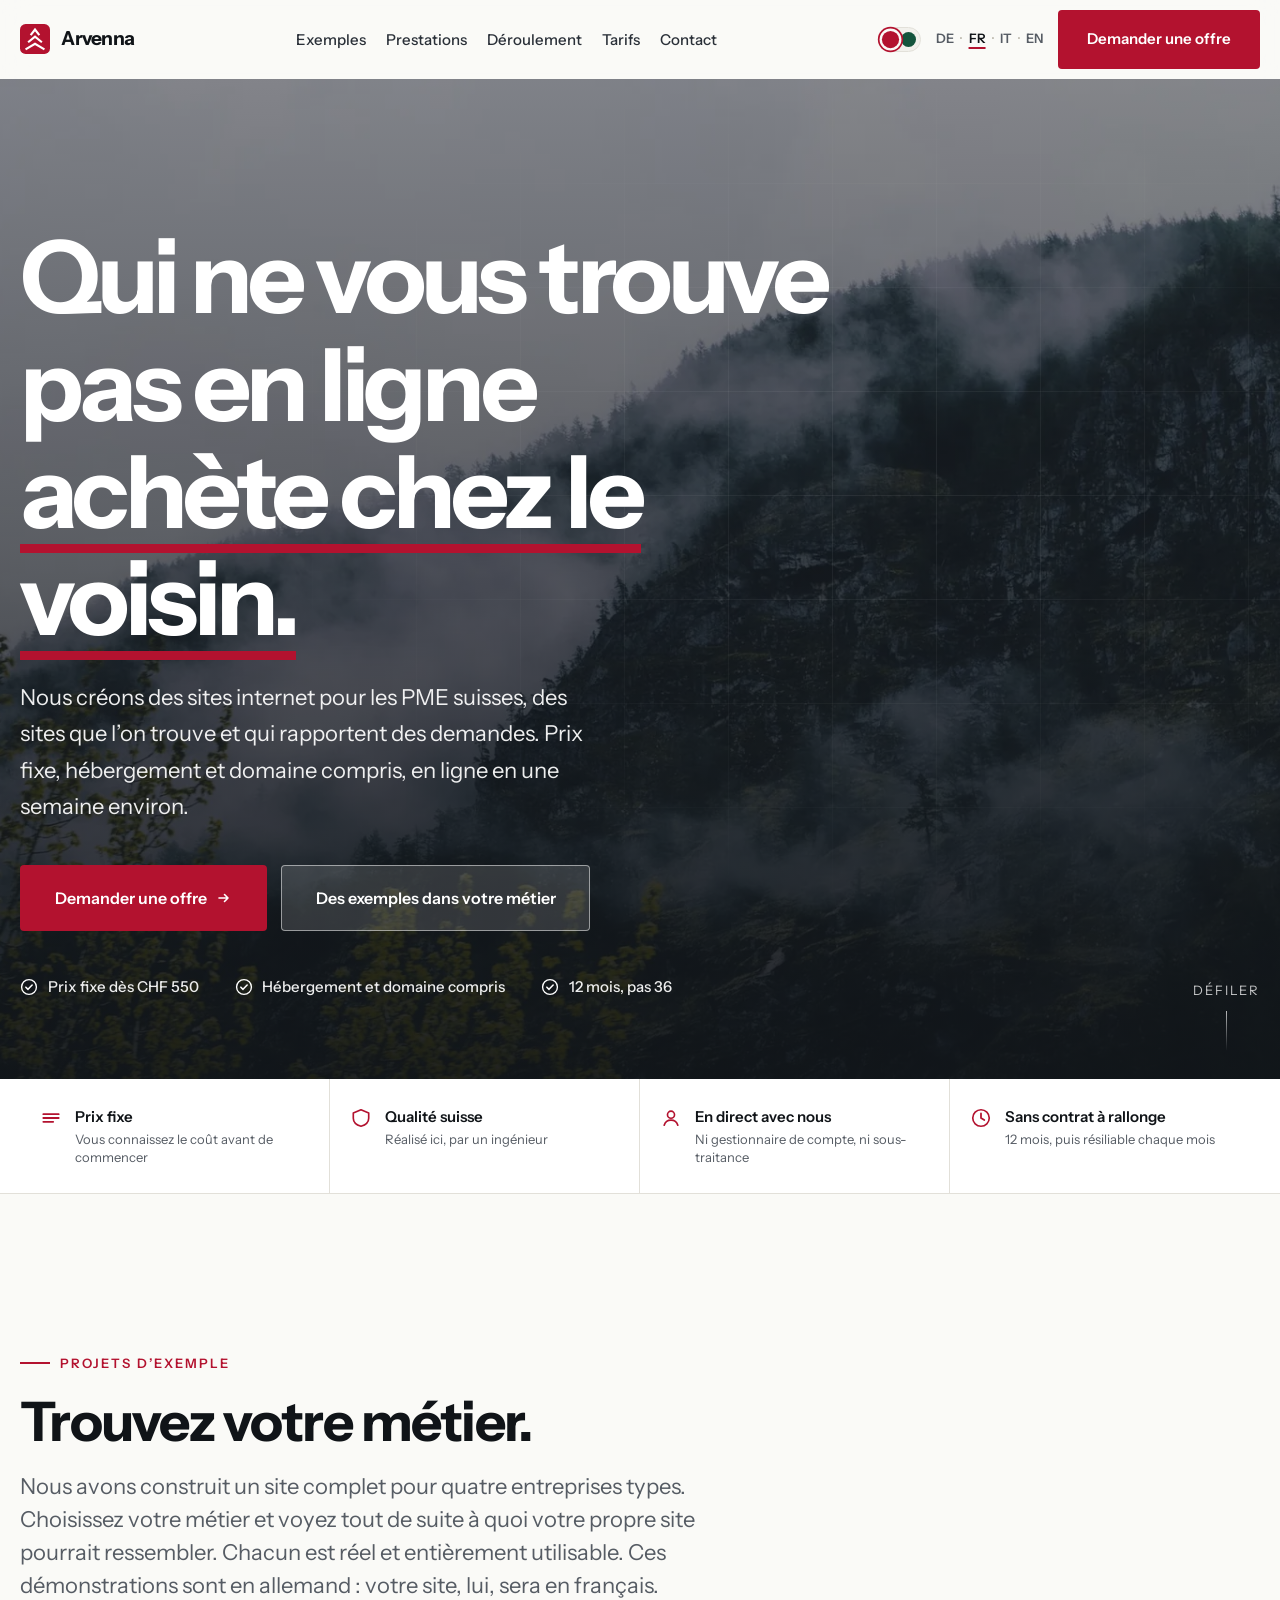
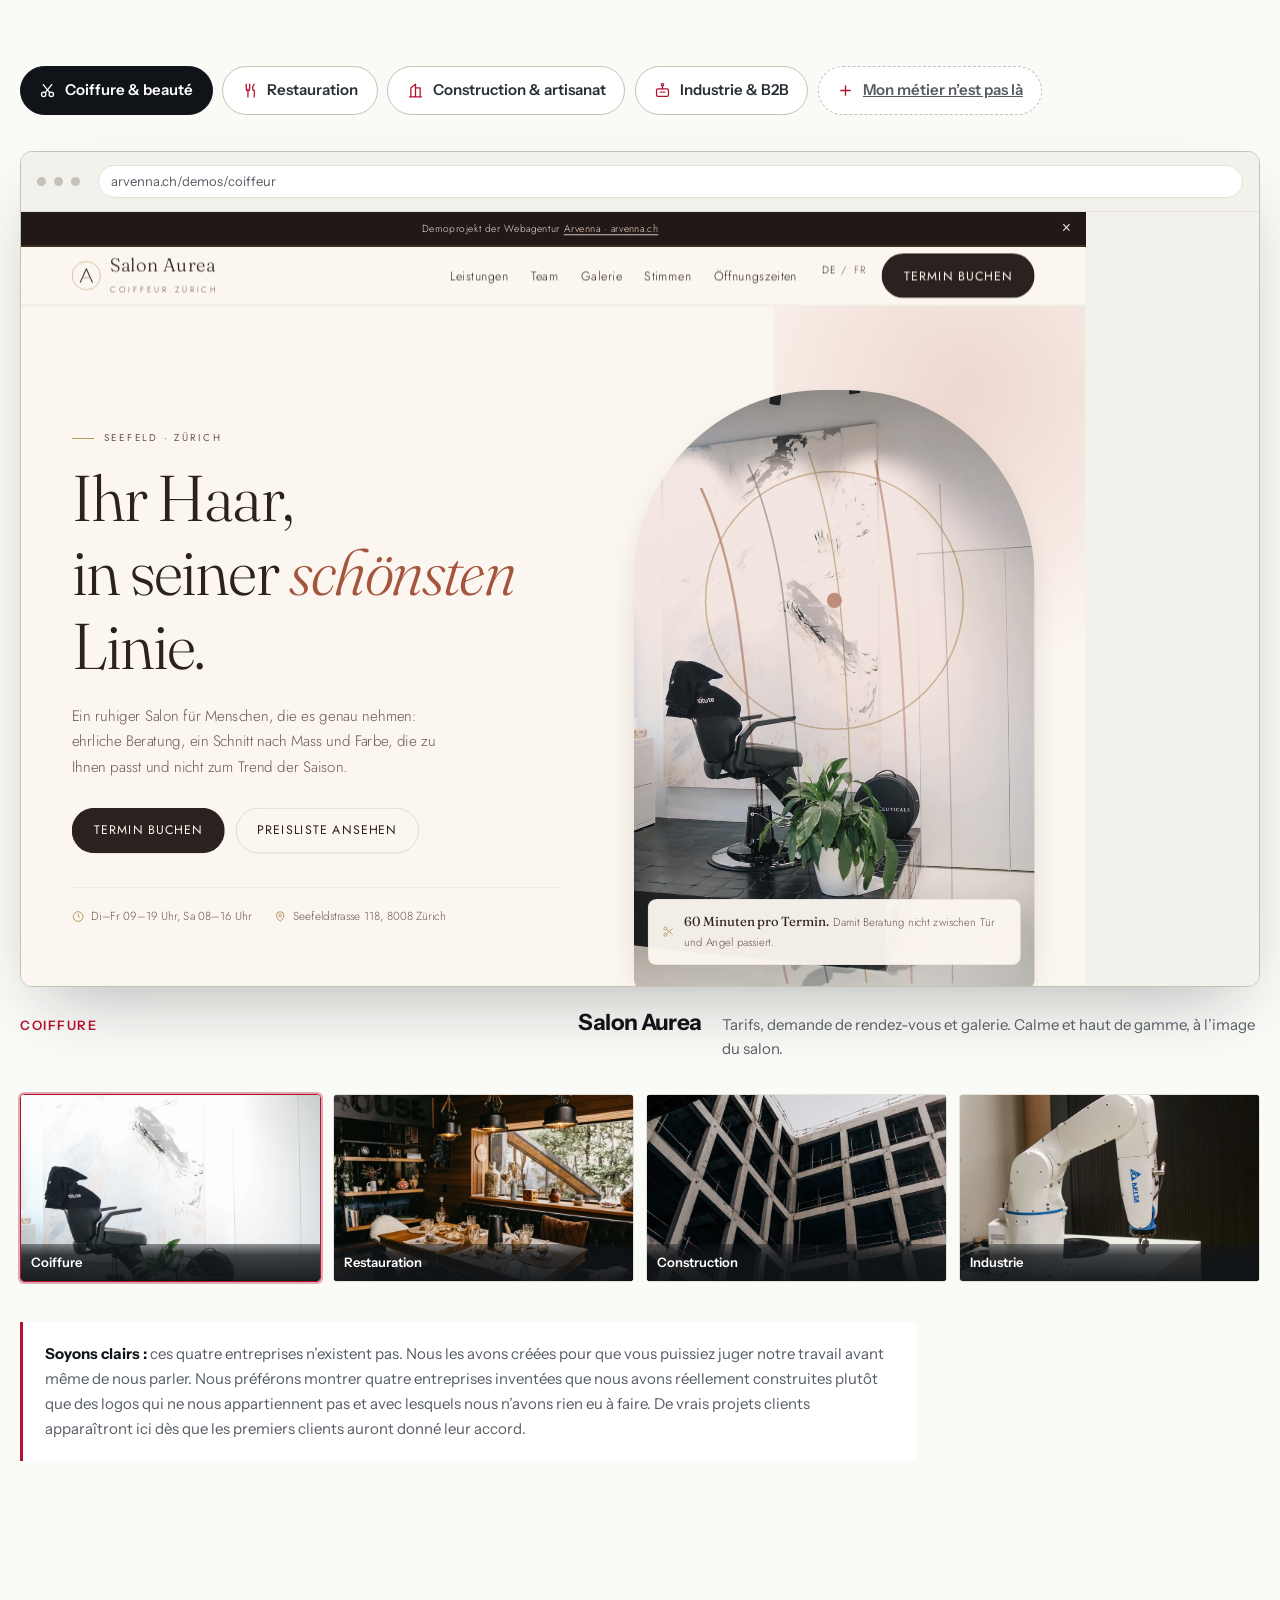
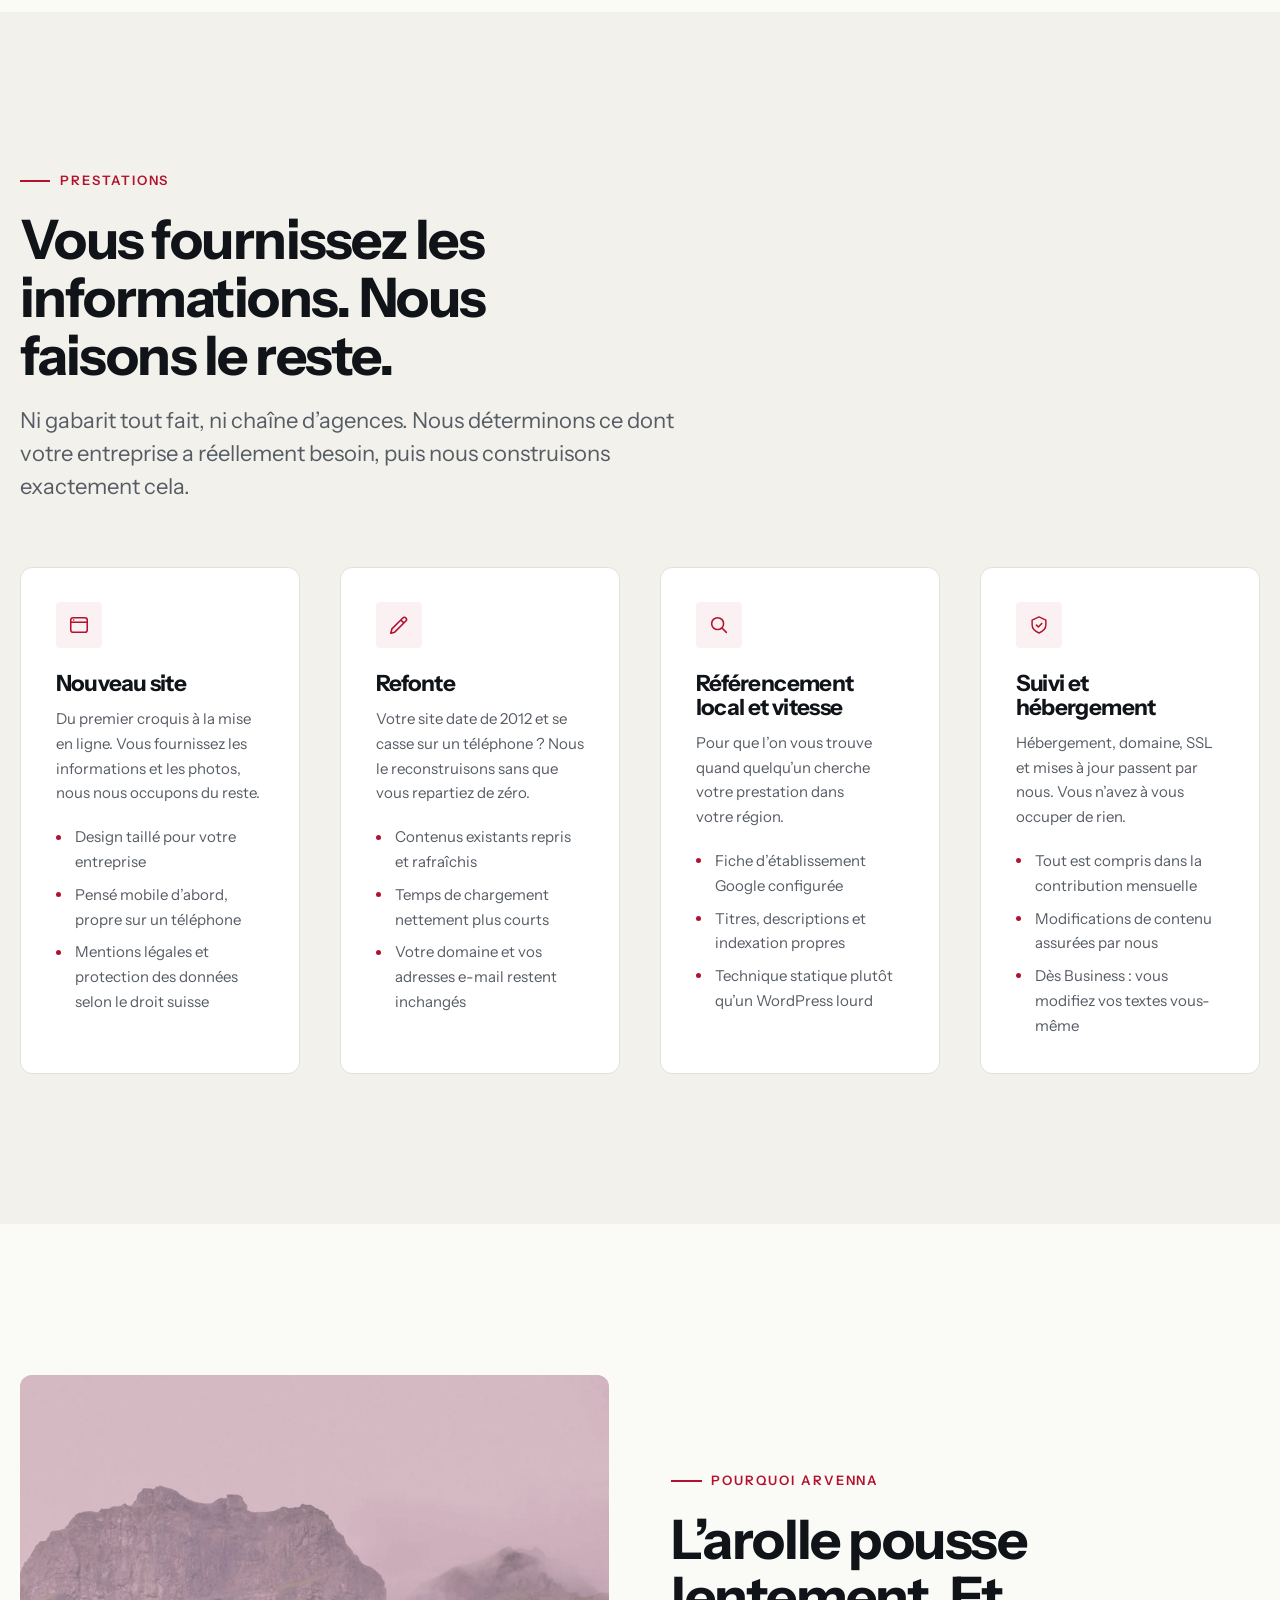
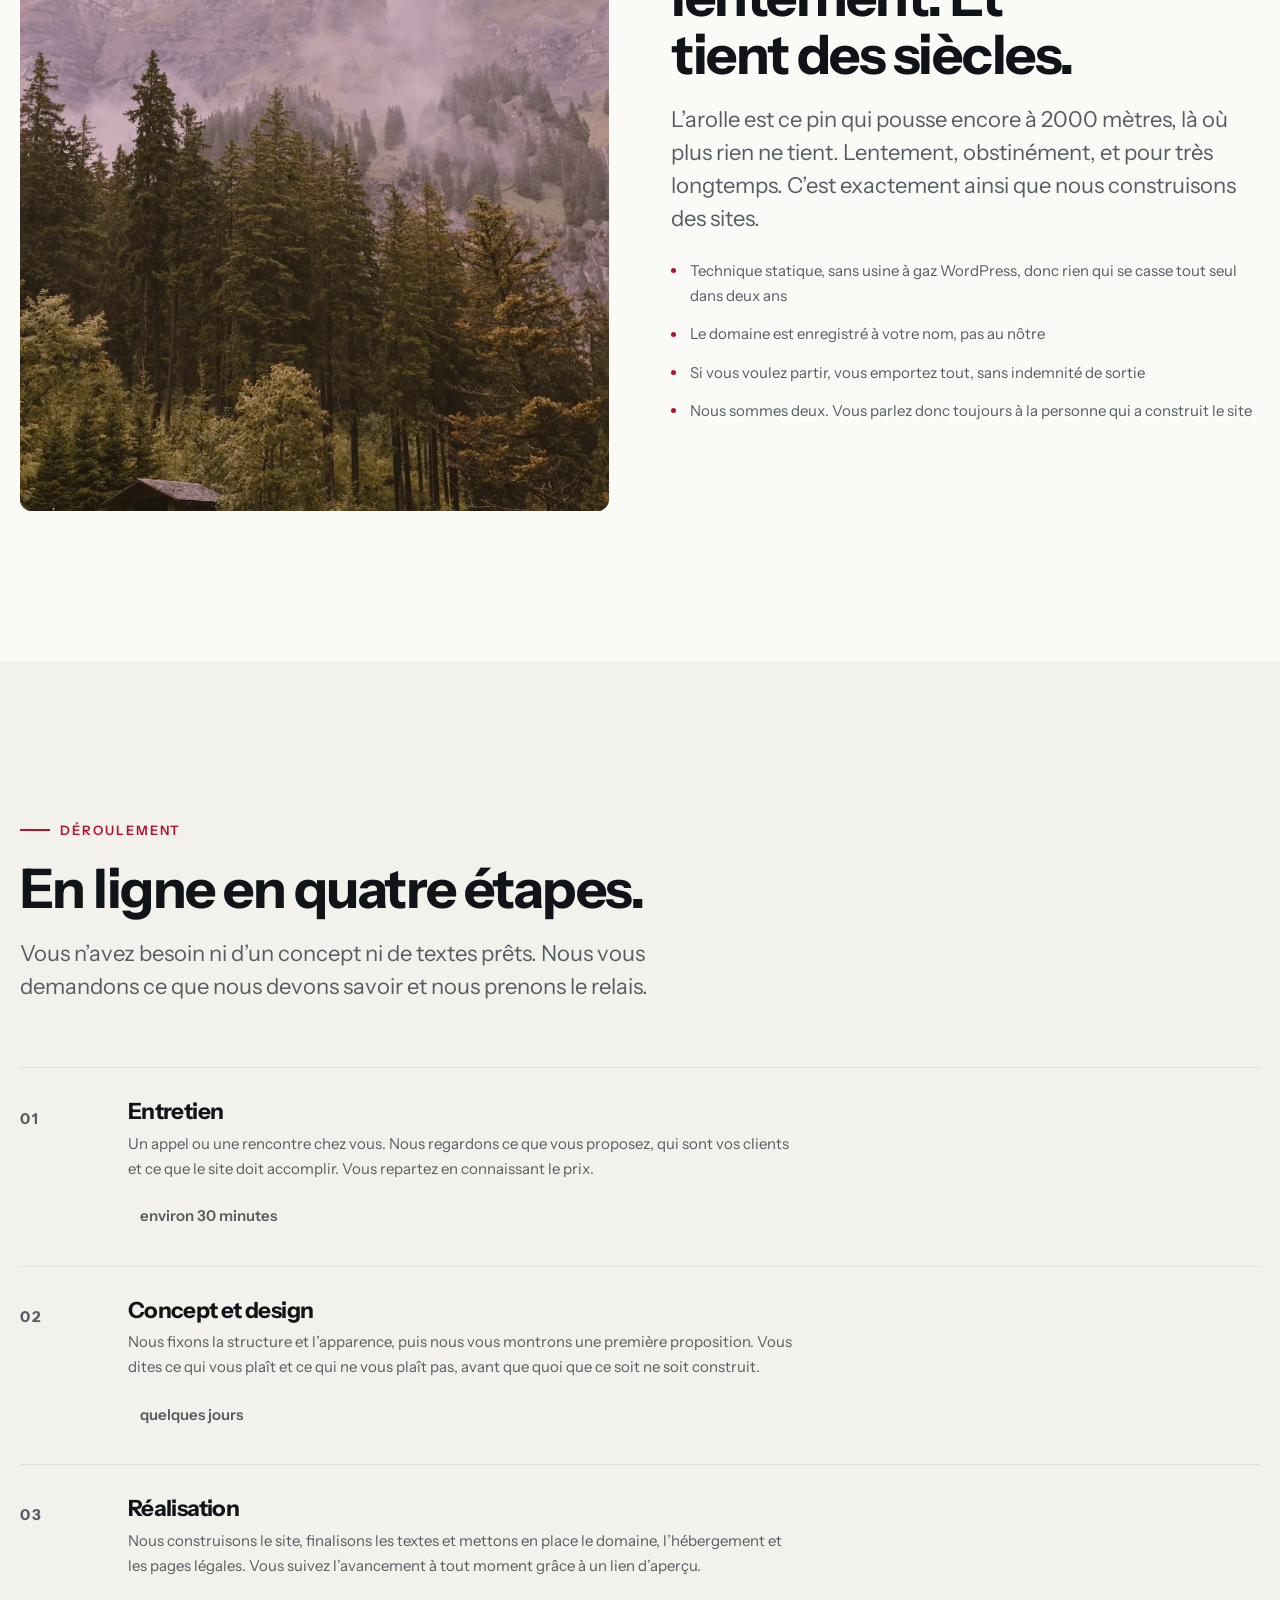
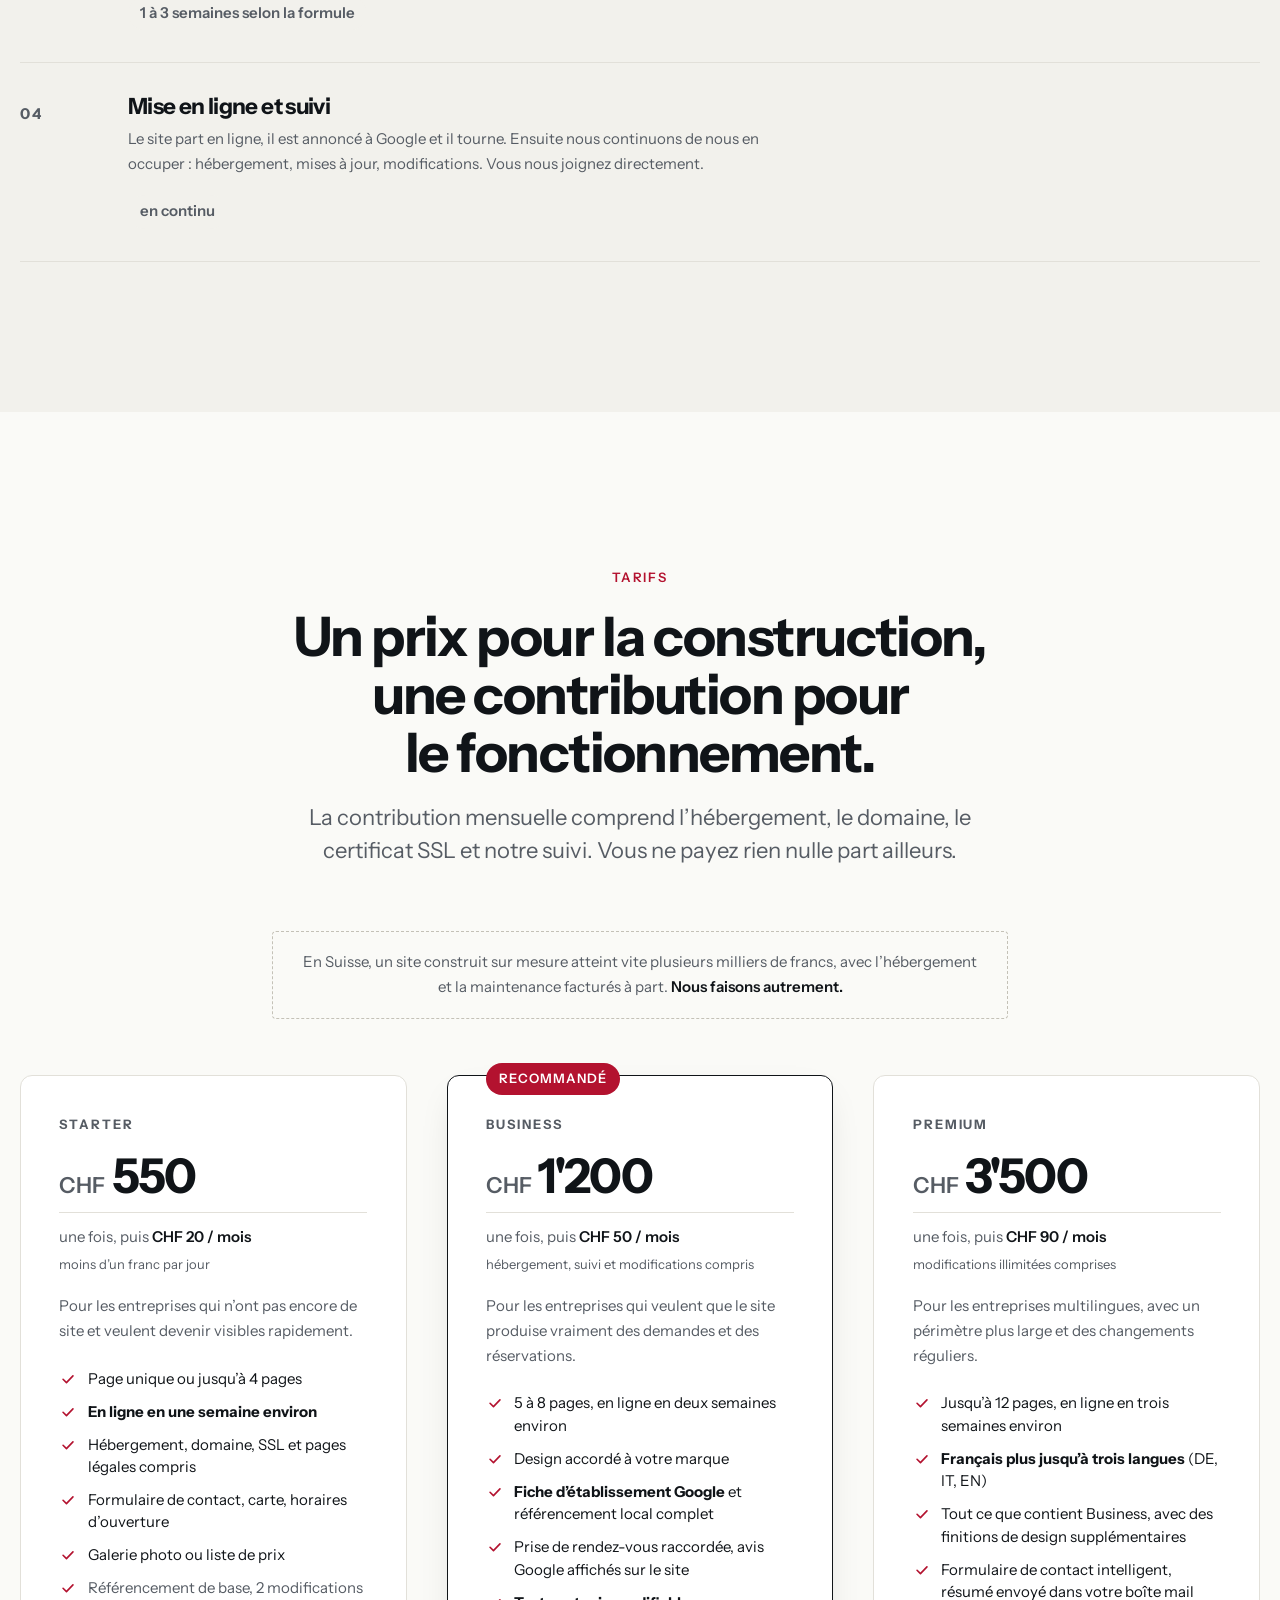
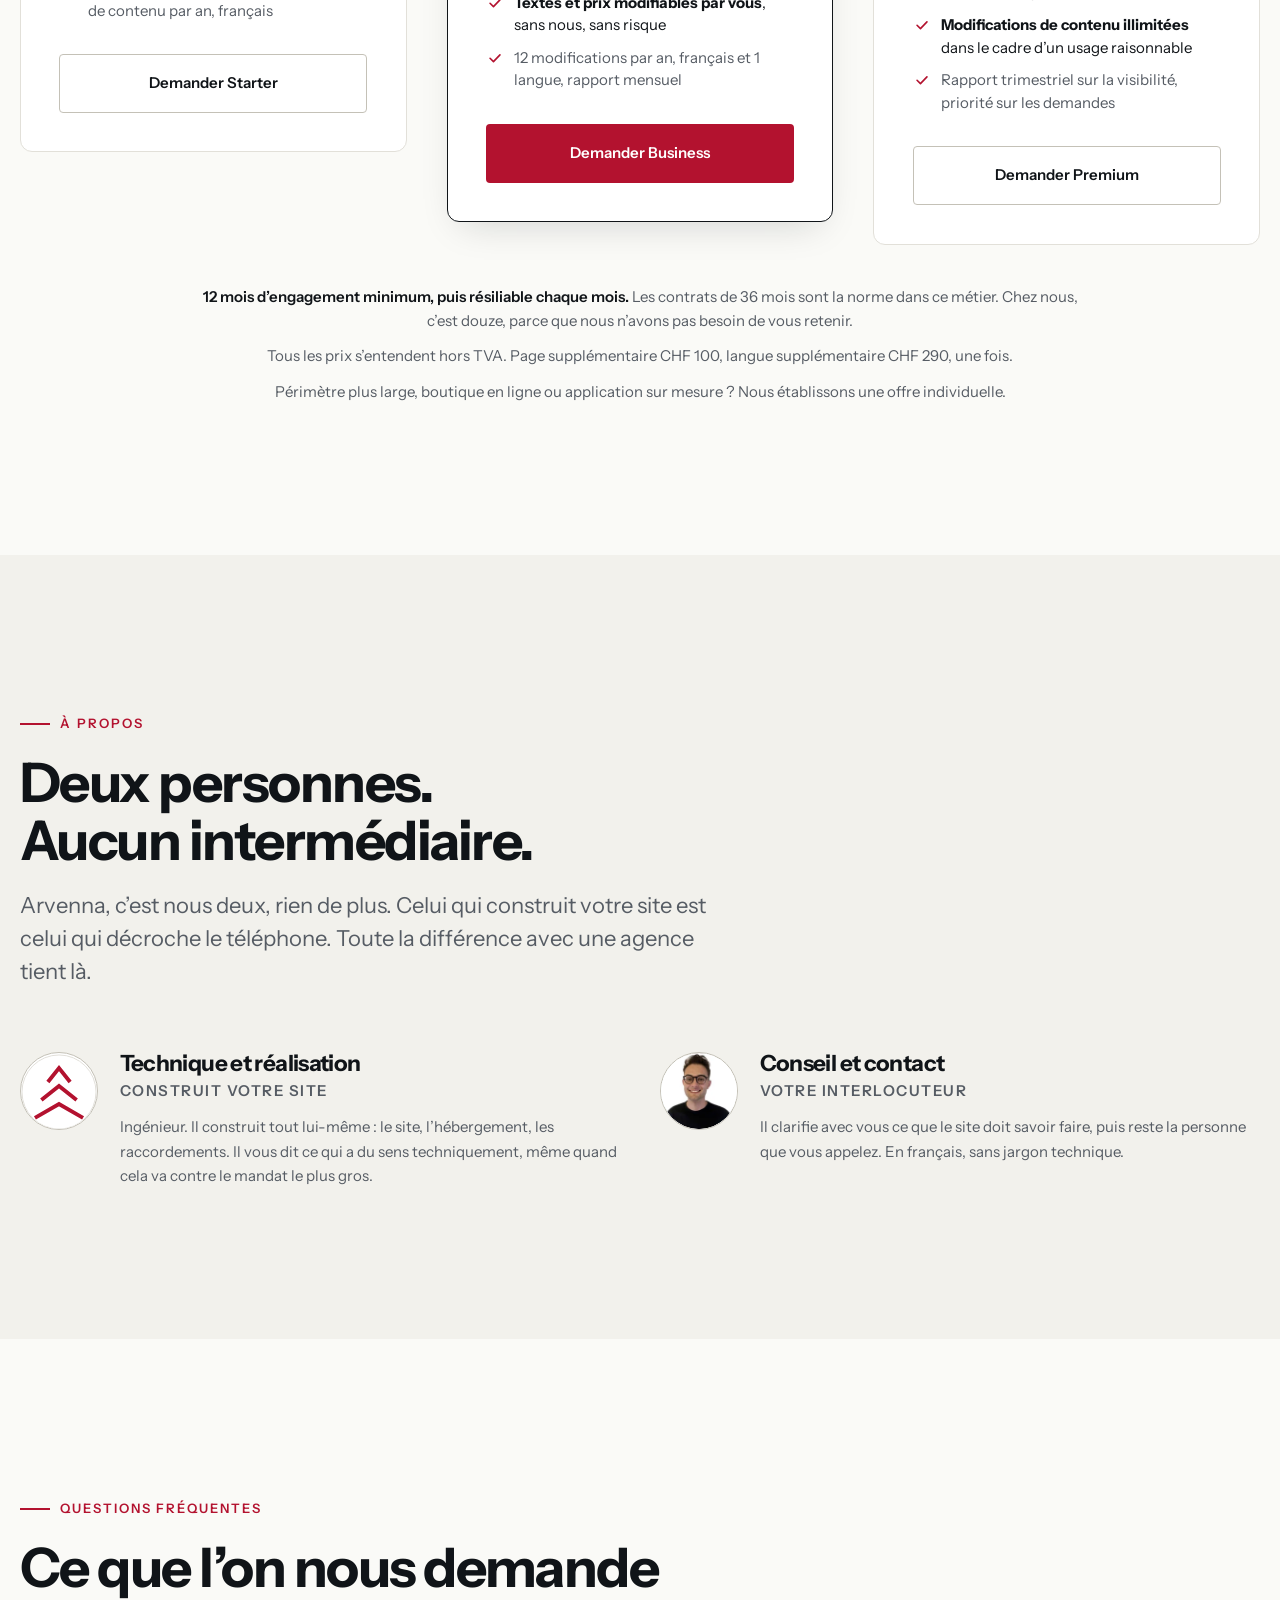
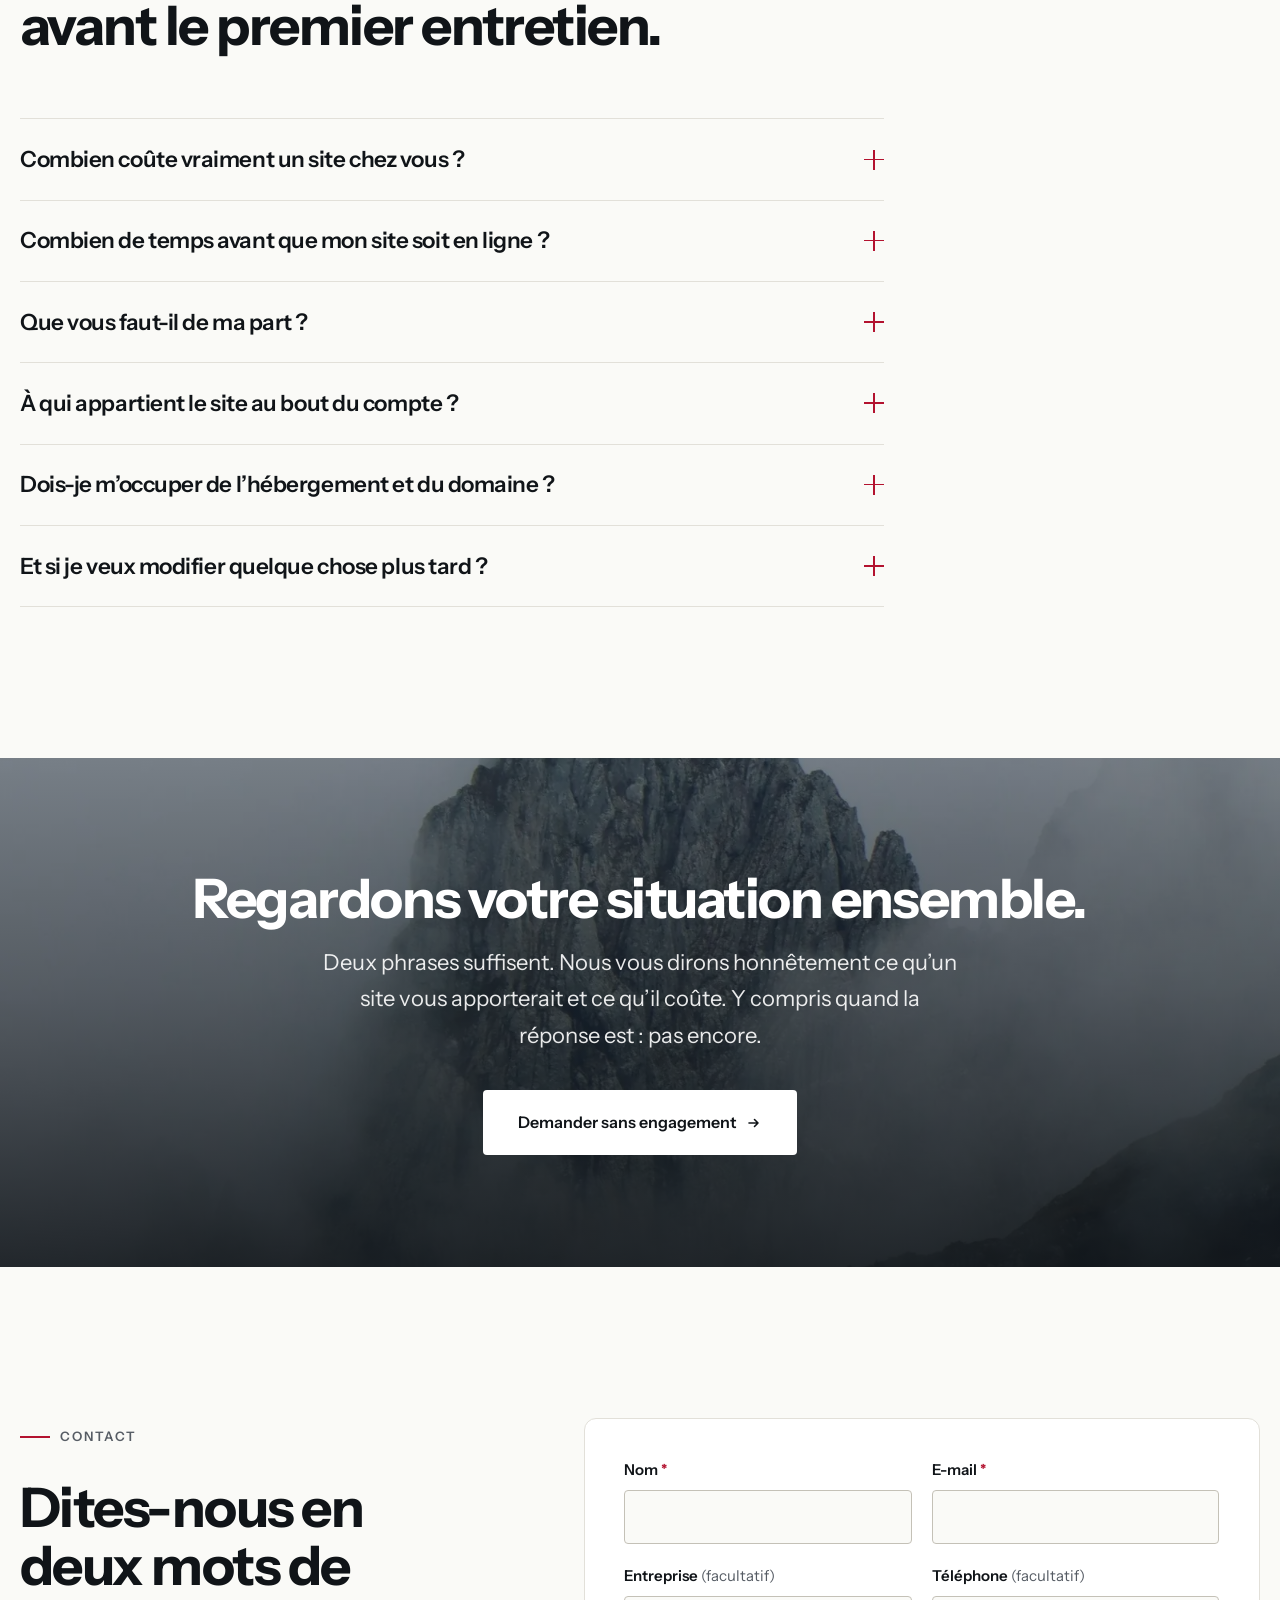
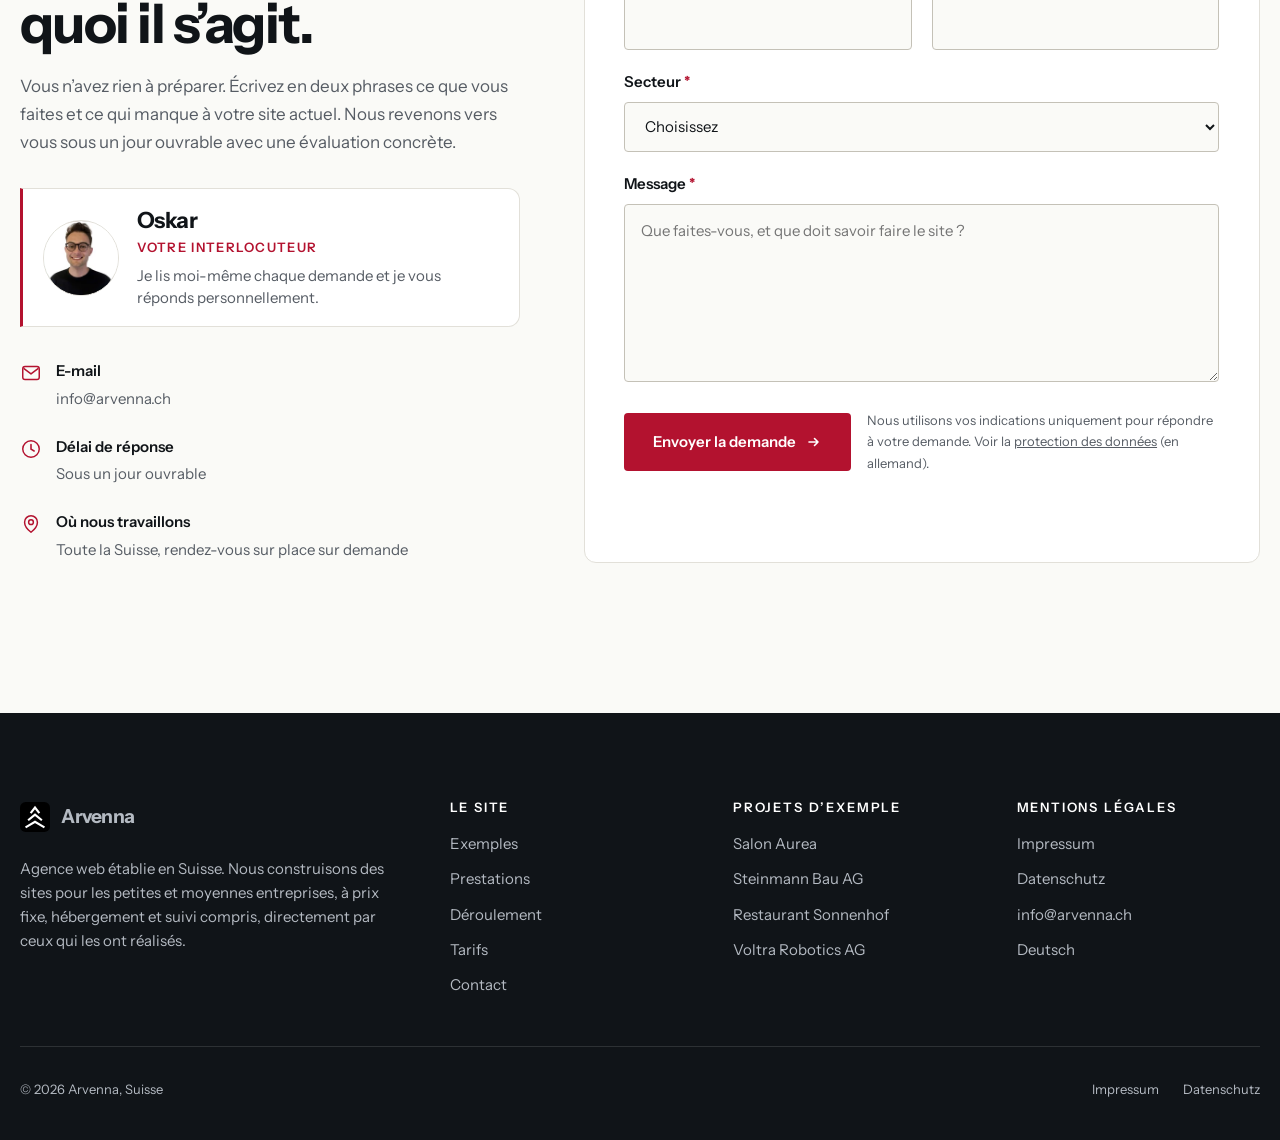
<file: fr/index.html>
<!DOCTYPE html>
<html lang="fr-CH">
<head>
<meta charset="utf-8">
<meta name="viewport" content="width=device-width, initial-scale=1">
<title>Arvenna | Agence web suisse | Sites internet pour PME dès CHF 550</title>
<meta name="description" content="Nous créons des sites internet pour les PME suisses, des sites que l’on trouve et qui rapportent des demandes. Prix fixe dès CHF 550, hébergement et domaine compris, en ligne en une semaine environ.">
<link rel="canonical" href="https://arvenna.ch/fr/">
<link rel="alternate" hreflang="de-CH" href="https://arvenna.ch/">
<link rel="alternate" hreflang="fr-CH" href="https://arvenna.ch/fr/">
<link rel="alternate" hreflang="it-CH" href="https://arvenna.ch/it/">
<link rel="alternate" hreflang="en" href="https://arvenna.ch/en/">
<link rel="alternate" hreflang="x-default" href="https://arvenna.ch/">

<meta property="og:type" content="website">
<meta property="og:locale" content="fr_CH">
<meta property="og:url" content="https://arvenna.ch/fr/">
<meta property="og:site_name" content="Arvenna">
<meta property="og:title" content="Arvenna | Agence web suisse">
<meta property="og:description" content="Sites internet pour les PME suisses. Prix fixe, hébergement compris, en ligne rapidement.">
<!-- TODO: ajouter og:image dès qu’une image d’aperçu (1200x630) existe -->
<meta name="twitter:card" content="summary_large_image">

<link rel="icon" href="../assets/favicon.svg" type="image/svg+xml">
<link rel="preconnect" href="https://fonts.googleapis.com">
<link rel="preconnect" href="https://fonts.gstatic.com" crossorigin>
<link href="https://fonts.googleapis.com/css2?family=Instrument+Sans:wght@400;500;600;700&display=swap" rel="stylesheet">
<link rel="preload" as="image" href="../assets/img/arvenna/alpine-wide-1600.webp" fetchpriority="high">
<link rel="stylesheet" href="../assets/css/main.css">
<script>
  document.documentElement.classList.add('js');
  try {
    var t = localStorage.getItem('arvenna-theme');
    if (t === 'forest') document.documentElement.setAttribute('data-theme', 'forest');
  } catch (e) {}
</script>
</head>
<body>

<a class="skip-link" href="#main">Aller au contenu</a>

<header class="site-header">
  <div class="wrap header-inner">
    <a class="brand" href="index.html" aria-label="Arvenna, page d’accueil">
      <svg viewBox="0 0 32 32" aria-hidden="true" focusable="false">
        <rect class="mark-bg" width="32" height="32" rx="6"/>
        <g fill="none" stroke="#fff" stroke-width="2.31" stroke-linecap="butt" stroke-linejoin="miter"><path d="M11.38 11.88 L16 6 L20.62 11.88"/><path d="M8.65 19.44 L16 13.56 L23.35 19.44"/><path d="M5.92 27 L16 21.12 L26.08 27"/></g>
      </svg>
      Arvenna
    </a>

    <nav class="nav" aria-label="Navigation principale">
      <ul>
        <li><a href="#branchen">Exemples</a></li>
        <li><a href="#leistungen">Prestations</a></li>
        <li><a href="#ablauf">Déroulement</a></li>
        <li><a href="#preise">Tarifs</a></li>
        <li><a href="#kontakt">Contact</a></li>
      </ul>
    </nav>

    <div class="header-actions">
      <button class="theme-toggle" type="button" id="themeToggle" aria-label="Changer de variante de couleur" title="Changer de variante de couleur">
        <span class="dot-red"></span><span class="dot-green"></span>
      </button>
      <p class="lang-switch">
        <a href="../index.html" lang="de" hreflang="de-CH">DE</a>
        <span class="sep" aria-hidden="true">&middot;</span>
        <a href="index.html" aria-current="true" lang="fr">FR</a>
        <span class="sep" aria-hidden="true">&middot;</span>
        <a href="../it/index.html" lang="it" hreflang="it-CH">IT</a>
        <span class="sep" aria-hidden="true">&middot;</span>
        <a href="../en/index.html" lang="en" hreflang="en">EN</a>
      </p>
      <a class="btn btn--primary header-cta" href="#kontakt">Demander une offre</a>
      <button class="nav-toggle" type="button" aria-expanded="false" aria-controls="mobileNav" aria-label="Ouvrir le menu">
        <span></span><span></span><span></span>
      </button>
    </div>
  </div>

  <nav class="mobile-nav" id="mobileNav" aria-label="Navigation mobile">
    <div class="wrap">
      <a href="#branchen">Exemples</a>
      <a href="#leistungen">Prestations</a>
      <a href="#ablauf">Déroulement</a>
      <a href="#preise">Tarifs</a>
      <a href="#kontakt">Contact</a>
      <a class="btn btn--primary btn--wide" href="#kontakt">Demander une offre</a>
      <p class="mobile-lang">
        <a href="../index.html" lang="de">Deutsch</a>
        <a href="index.html" lang="fr" aria-current="true">Français</a>
        <a href="../it/index.html" lang="it">Italiano</a>
        <a href="../en/index.html" lang="en">English</a>
      </p>
    </div>
  </nav>
</header>

<main id="main">

  <!-- Hero -->
  <section class="hero">
    <div class="hero-bg">
      <div class="ph ph--kb ph--scrim" style="background-image:url([data-uri])">
        <img src="../assets/img/arvenna/alpine-wide-1600.webp"
             srcset="../assets/img/arvenna/alpine-wide-800.webp 800w, ../assets/img/arvenna/alpine-wide-1600.webp 1600w"
             sizes="100vw" width="1600" height="1067" alt="" fetchpriority="high" decoding="async">
      </div>
    </div>

    <div class="wrap">
      <div class="hero-content">
        <h1 class="hero-anim">Qui ne vous trouve pas en ligne<br><span class="accent">achète chez le voisin.</span></h1>
        <p class="hero-lead hero-anim">
          Nous créons des sites internet pour les PME suisses, des sites que l’on trouve
          et qui rapportent des demandes. Prix fixe, hébergement et domaine compris, en
          ligne en une semaine environ.
        </p>
        <div class="hero-actions hero-anim">
          <a class="btn btn--primary btn--lg" href="#kontakt">
            Demander une offre
            <svg class="arrow" width="16" height="16" viewBox="0 0 16 16" fill="none" aria-hidden="true"><path d="M3 8h9M8.5 4.5 12 8l-3.5 3.5" stroke="currentColor" stroke-width="1.6" stroke-linecap="round" stroke-linejoin="round"/></svg>
          </a>
          <a class="btn btn--onphoto btn--lg" href="#branchen">Des exemples dans votre métier</a>
        </div>
        <ul class="hero-proof hero-anim">
          <li><svg viewBox="0 0 20 20" fill="none" aria-hidden="true"><circle cx="10" cy="10" r="8.25" stroke="currentColor" stroke-width="1.5"/><path d="M6.5 10.2 8.9 12.6 13.5 7.8" stroke="currentColor" stroke-width="1.7" stroke-linecap="round" stroke-linejoin="round"/></svg> Prix fixe dès CHF 550</li>
          <li><svg viewBox="0 0 20 20" fill="none" aria-hidden="true"><circle cx="10" cy="10" r="8.25" stroke="currentColor" stroke-width="1.5"/><path d="M6.5 10.2 8.9 12.6 13.5 7.8" stroke="currentColor" stroke-width="1.7" stroke-linecap="round" stroke-linejoin="round"/></svg> Hébergement et domaine compris</li>
          <li><svg viewBox="0 0 20 20" fill="none" aria-hidden="true"><circle cx="10" cy="10" r="8.25" stroke="currentColor" stroke-width="1.5"/><path d="M6.5 10.2 8.9 12.6 13.5 7.8" stroke="currentColor" stroke-width="1.7" stroke-linecap="round" stroke-linejoin="round"/></svg> 12 mois, pas 36</li>
        </ul>
      </div>
    </div>

    <p class="hero-scroll" aria-hidden="true"><span>Défiler</span><i></i></p>
  </section>

  <!-- Trust bar -->
  <section class="trust" aria-label="Ce qui nous distingue">
    <div class="wrap">
      <ul>
        <li>
          <svg viewBox="0 0 20 20" fill="none" aria-hidden="true"><path d="M3 6.5h14M3 10h14M3 13.5h9" stroke="currentColor" stroke-width="1.6" stroke-linecap="round"/></svg>
          <div><strong>Prix fixe</strong><span>Vous connaissez le coût avant de commencer</span></div>
        </li>
        <li>
          <svg viewBox="0 0 20 20" fill="none" aria-hidden="true"><path d="M10 2.5 3 5.5v4.7c0 3.4 2.8 6.1 7 7.3 4.2-1.2 7-3.9 7-7.3V5.5L10 2.5Z" stroke="currentColor" stroke-width="1.5" stroke-linejoin="round"/></svg>
          <div><strong>Qualité suisse</strong><span>Réalisé ici, par un ingénieur</span></div>
        </li>
        <li>
          <svg viewBox="0 0 20 20" fill="none" aria-hidden="true"><circle cx="10" cy="7" r="3.2" stroke="currentColor" stroke-width="1.5"/><path d="M3.8 16.5c.9-3 3.3-4.6 6.2-4.6s5.3 1.6 6.2 4.6" stroke="currentColor" stroke-width="1.5" stroke-linecap="round"/></svg>
          <div><strong>En direct avec nous</strong><span>Ni gestionnaire de compte, ni sous-traitance</span></div>
        </li>
        <li>
          <svg viewBox="0 0 20 20" fill="none" aria-hidden="true"><circle cx="10" cy="10" r="7.5" stroke="currentColor" stroke-width="1.5"/><path d="M10 5.8V10l3 1.8" stroke="currentColor" stroke-width="1.6" stroke-linecap="round" stroke-linejoin="round"/></svg>
          <div><strong>Sans contrat à rallonge</strong><span>12 mois, puis résiliable chaque mois</span></div>
        </li>
      </ul>
    </div>
  </section>

  <!-- Secteurs et aperçu en direct -->
  <section class="section" id="branchen">
    <div class="wrap">
      <div class="section-head reveal">
        <p class="eyebrow">Projets d’exemple</p>
        <h2 class="section-title"><span class="wipe"><span>Trouvez votre métier.</span></span></h2>
        <p class="lead">
          Nous avons construit un site complet pour quatre entreprises types. Choisissez
          votre métier et voyez tout de suite à quoi votre propre site pourrait
          ressembler. Chacun est réel et entièrement utilisable. Ces démonstrations sont
          en allemand&nbsp;: votre site, lui, sera en français.
        </p>
      </div>

      <div class="branch-bar reveal" role="tablist" aria-label="Choisir un secteur">
        <button class="branch-chip" role="tab" type="button" aria-selected="true" data-demo="coiffeur">
          <svg viewBox="0 0 20 20" fill="none" aria-hidden="true"><circle cx="5.5" cy="14.5" r="2.6" stroke="currentColor" stroke-width="1.5"/><circle cx="14.5" cy="14.5" r="2.6" stroke="currentColor" stroke-width="1.5"/><path d="M7.4 12.6 15 3M12.6 12.6 5 3" stroke="currentColor" stroke-width="1.5" stroke-linecap="round"/></svg>
          Coiffure &amp; beauté
        </button>
        <button class="branch-chip" role="tab" type="button" aria-selected="false" data-demo="gastro">
          <svg viewBox="0 0 20 20" fill="none" aria-hidden="true"><path d="M5 2.5v6a2 2 0 0 0 4 0v-6M7 8.5v9" stroke="currentColor" stroke-width="1.5" stroke-linecap="round"/><path d="M14.5 2.5c-1.4 1.2-2 3-2 5s.6 2.5 2 2.5v7.5" stroke="currentColor" stroke-width="1.5" stroke-linecap="round" stroke-linejoin="round"/></svg>
          Restauration
        </button>
        <button class="branch-chip" role="tab" type="button" aria-selected="false" data-demo="baufirma">
          <svg viewBox="0 0 20 20" fill="none" aria-hidden="true"><path d="M2.5 17.5h15M4.5 17.5V7l5.5-4.5V17.5M10 7h5.5v10.5" stroke="currentColor" stroke-width="1.5" stroke-linejoin="round"/></svg>
          Construction &amp; artisanat
        </button>
        <button class="branch-chip" role="tab" type="button" aria-selected="false" data-demo="robotik">
          <svg viewBox="0 0 20 20" fill="none" aria-hidden="true"><rect x="3" y="8" width="14" height="9" rx="1.6" stroke="currentColor" stroke-width="1.5"/><path d="M10 8V4.5M7.5 12h1.5M11 12h1.5" stroke="currentColor" stroke-width="1.5" stroke-linecap="round"/><circle cx="10" cy="3.2" r="1.4" stroke="currentColor" stroke-width="1.5"/></svg>
          Industrie &amp; B2B
        </button>
        <a class="branch-chip branch-chip--ghost" href="#kontakt" id="branchMissing">
          <svg viewBox="0 0 20 20" fill="none" aria-hidden="true"><path d="M10 4.5v11M4.5 10h11" stroke="currentColor" stroke-width="1.6" stroke-linecap="round"/></svg>
          Mon métier n’est pas là
        </a>
      </div>

      <div class="stage-wrap reveal" data-base="../">
        <div class="stage">
          <div class="stage-bar" aria-hidden="true">
            <i></i><i></i><i></i>
            <span class="stage-url" id="stageUrl">arvenna.ch/demos/coiffeur</span>
          </div>
          <div class="stage-viewport" id="stageViewport">
            <p class="stage-loading" id="stageLoading"><span class="stage-spin"></span><span>Chargement de l’aperçu</span></p>
            <iframe class="stage-frame" id="stageFrame" title="Aperçu en direct du projet de démonstration sélectionné"
                    scrolling="no" tabindex="-1" loading="lazy"></iframe>
            <a class="stage-hit" id="stageLink" href="../demos/coiffeur/index.html">
              <span>
                Ouvrir la démonstration en taille réelle
                <svg class="arrow" width="15" height="15" viewBox="0 0 16 16" fill="none" aria-hidden="true"><path d="M3 8h9M8.5 4.5 12 8l-3.5 3.5" stroke="currentColor" stroke-width="1.6" stroke-linecap="round" stroke-linejoin="round"/></svg>
              </span>
            </a>
          </div>
        </div>

        <div class="stage-meta">
          <p class="branch-label" id="stageBranch">Coiffure</p>
          <h3 id="stageName">Salon Aurea</h3>
          <p id="stageDesc">Tarifs, demande de rendez-vous et galerie. Calme et haut de gamme, à l’image du salon.</p>
        </div>

        <div class="demo-thumbs" id="demoThumbs">
          <figure class="demo-thumb" role="button" tabindex="0" aria-selected="true" data-demo="coiffeur">
            <div class="ph ph--zoom" style="background-image:url([data-uri])">
              <img src="../assets/img/coiffeur/salon-hero-800.webp" width="1600" height="2400" loading="lazy" decoding="async" alt="Aperçu du projet de démonstration pour un salon de coiffure">
            </div>
            <figcaption>Coiffure</figcaption>
          </figure>
          <figure class="demo-thumb" role="button" tabindex="0" aria-selected="false" data-demo="gastro">
            <div class="ph ph--zoom" style="background-image:url([data-uri])">
              <img src="../assets/img/gastro/stube-hero-800.webp" width="1600" height="2399" loading="lazy" decoding="async" alt="Aperçu du projet de démonstration pour un restaurant">
            </div>
            <figcaption>Restauration</figcaption>
          </figure>
          <figure class="demo-thumb" role="button" tabindex="0" aria-selected="false" data-demo="baufirma">
            <div class="ph ph--zoom" style="background-image:url([data-uri])">
              <img src="../assets/img/baufirma/beton-raster-800.webp" width="1600" height="1067" loading="lazy" decoding="async" alt="Aperçu du projet de démonstration pour une entreprise de construction">
            </div>
            <figcaption>Construction</figcaption>
          </figure>
          <figure class="demo-thumb" role="button" tabindex="0" aria-selected="false" data-demo="robotik">
            <div class="ph ph--zoom" style="background-image:url([data-uri])">
              <img src="../assets/img/robotik/arm-hero-800.webp" width="1600" height="1067" loading="lazy" decoding="async" alt="Aperçu du projet de démonstration pour l’automation industrielle">
            </div>
            <figcaption>Industrie</figcaption>
          </figure>
        </div>
      </div>

      <p class="demo-disclaimer reveal">
        <strong>Soyons clairs&nbsp;:</strong> ces quatre entreprises n’existent pas. Nous
        les avons créées pour que vous puissiez juger notre travail avant même de nous
        parler. Nous préférons montrer quatre entreprises inventées que nous avons
        réellement construites plutôt que des logos qui ne nous appartiennent pas et avec
        lesquels nous n’avons rien eu à faire. De vrais projets clients apparaîtront ici
        dès que les premiers clients auront donné leur accord.
      </p>
    </div>
  </section>

  <!-- Prestations -->
  <section class="section section--alt" id="leistungen">
    <div class="wrap">
      <div class="section-head reveal">
        <p class="eyebrow">Prestations</p>
        <h2 class="section-title">Vous fournissez les informations. Nous faisons le reste.</h2>
        <p class="lead">
          Ni gabarit tout fait, ni chaîne d’agences. Nous déterminons ce dont votre
          entreprise a réellement besoin, puis nous construisons exactement cela.
        </p>
      </div>

      <div class="grid grid--4 stagger">
        <article class="card">
          <div class="card-icon"><svg viewBox="0 0 24 24" fill="none" aria-hidden="true"><rect x="3" y="4" width="18" height="16" rx="2.5" stroke="currentColor" stroke-width="1.7"/><path d="M3 9h18" stroke="currentColor" stroke-width="1.7"/><circle cx="6.2" cy="6.5" r=".9" fill="currentColor"/></svg></div>
          <h3>Nouveau site</h3>
          <p>Du premier croquis à la mise en ligne. Vous fournissez les informations et les photos, nous nous occupons du reste.</p>
          <ul class="card-list">
            <li>Design taillé pour votre entreprise</li>
            <li>Pensé mobile d’abord, propre sur un téléphone</li>
            <li>Mentions légales et protection des données selon le droit suisse</li>
          </ul>
        </article>

        <article class="card">
          <div class="card-icon"><svg viewBox="0 0 24 24" fill="none" aria-hidden="true"><path d="M4 16.5 16.2 4.3a2.3 2.3 0 0 1 3.3 3.3L7.3 19.8 3 21l1.2-4.3Z" stroke="currentColor" stroke-width="1.7" stroke-linejoin="round"/><path d="M14 6.5 17.5 10" stroke="currentColor" stroke-width="1.7"/></svg></div>
          <h3>Refonte</h3>
          <p>Votre site date de 2012 et se casse sur un téléphone&nbsp;? Nous le reconstruisons sans que vous repartiez de zéro.</p>
          <ul class="card-list">
            <li>Contenus existants repris et rafraîchis</li>
            <li>Temps de chargement nettement plus courts</li>
            <li>Votre domaine et vos adresses e-mail restent inchangés</li>
          </ul>
        </article>

        <article class="card">
          <div class="card-icon"><svg viewBox="0 0 24 24" fill="none" aria-hidden="true"><circle cx="10.5" cy="10.5" r="6.5" stroke="currentColor" stroke-width="1.7"/><path d="m15.5 15.5 4.5 4.5" stroke="currentColor" stroke-width="1.7" stroke-linecap="round"/></svg></div>
          <h3>Référencement local et vitesse</h3>
          <p>Pour que l’on vous trouve quand quelqu’un cherche votre prestation dans votre région.</p>
          <ul class="card-list">
            <li>Fiche d’établissement Google configurée</li>
            <li>Titres, descriptions et indexation propres</li>
            <li>Technique statique plutôt qu’un WordPress lourd</li>
          </ul>
        </article>

        <article class="card">
          <div class="card-icon"><svg viewBox="0 0 24 24" fill="none" aria-hidden="true"><path d="M12 3.2 4.5 6.6v5.2c0 4 3 7.1 7.5 8.9 4.5-1.8 7.5-4.9 7.5-8.9V6.6L12 3.2Z" stroke="currentColor" stroke-width="1.6" stroke-linejoin="round"/><path d="M9.2 12.1 11.3 14.2 15 10.3" stroke="currentColor" stroke-width="1.7" stroke-linecap="round" stroke-linejoin="round"/></svg></div>
          <h3>Suivi et hébergement</h3>
          <p>Hébergement, domaine, SSL et mises à jour passent par nous. Vous n’avez à vous occuper de rien.</p>
          <ul class="card-list">
            <li>Tout est compris dans la contribution mensuelle</li>
            <li>Modifications de contenu assurées par nous</li>
            <li>Dès Business&nbsp;: vous modifiez vos textes vous-même</li>
          </ul>
        </article>
      </div>
    </div>
  </section>

  <!-- Pourquoi nous, avec image -->
  <section class="section">
    <div class="wrap">
      <div class="split reveal">
        <div class="ph ph--zoom ph--wash" style="background-image:url([data-uri])">
          <img src="../assets/img/arvenna/alpine-pines-800.webp"
               srcset="../assets/img/arvenna/alpine-pines-800.webp 800w, ../assets/img/arvenna/alpine-pines-1600.webp 1600w"
               sizes="(max-width: 767px) 100vw, 45vw" width="1600" height="2400" loading="lazy" decoding="async"
               alt="Paysage alpin dans la brume, avec des arolles">
        </div>
        <div>
          <p class="eyebrow">Pourquoi Arvenna</p>
          <h2 class="section-title">L’arolle pousse lentement. Et tient des siècles.</h2>
          <p class="lead" style="margin-bottom:1.5rem">
            L’arolle est ce pin qui pousse encore à 2000 mètres, là où plus rien ne tient.
            Lentement, obstinément, et pour très longtemps. C’est exactement ainsi que
            nous construisons des sites.
          </p>
          <ul class="card-list" style="gap:.85rem">
            <li>Technique statique, sans usine à gaz WordPress, donc rien qui se casse tout seul dans deux ans</li>
            <li>Le domaine est enregistré à votre nom, pas au nôtre</li>
            <li>Si vous voulez partir, vous emportez tout, sans indemnité de sortie</li>
            <li>Nous sommes deux. Vous parlez donc toujours à la personne qui a construit le site</li>
          </ul>
        </div>
      </div>
    </div>
  </section>

  <!-- Déroulement -->
  <section class="section section--alt" id="ablauf">
    <div class="wrap">
      <div class="section-head reveal">
        <p class="eyebrow">Déroulement</p>
        <h2 class="section-title">En ligne en quatre étapes.</h2>
        <p class="lead">
          Vous n’avez besoin ni d’un concept ni de textes prêts. Nous vous demandons ce
          que nous devons savoir et nous prenons le relais.
        </p>
      </div>

      <div class="steps stagger">
        <article class="step">
          <p class="step-num" aria-hidden="true"></p>
          <div>
            <h3>Entretien</h3>
            <p>Un appel ou une rencontre chez vous. Nous regardons ce que vous proposez, qui sont vos clients et ce que le site doit accomplir. Vous repartez en connaissant le prix.</p>
          </div>
          <p class="step-time">environ 30 minutes</p>
        </article>
        <article class="step">
          <p class="step-num" aria-hidden="true"></p>
          <div>
            <h3>Concept et design</h3>
            <p>Nous fixons la structure et l’apparence, puis nous vous montrons une première proposition. Vous dites ce qui vous plaît et ce qui ne vous plaît pas, avant que quoi que ce soit ne soit construit.</p>
          </div>
          <p class="step-time">quelques jours</p>
        </article>
        <article class="step">
          <p class="step-num" aria-hidden="true"></p>
          <div>
            <h3>Réalisation</h3>
            <p>Nous construisons le site, finalisons les textes et mettons en place le domaine, l’hébergement et les pages légales. Vous suivez l’avancement à tout moment grâce à un lien d’aperçu.</p>
          </div>
          <p class="step-time">1 à 3 semaines selon la formule</p>
        </article>
        <article class="step">
          <p class="step-num" aria-hidden="true"></p>
          <div>
            <h3>Mise en ligne et suivi</h3>
            <p>Le site part en ligne, il est annoncé à Google et il tourne. Ensuite nous continuons de nous en occuper&nbsp;: hébergement, mises à jour, modifications. Vous nous joignez directement.</p>
          </div>
          <p class="step-time">en continu</p>
        </article>
      </div>
    </div>
  </section>

  <!-- Tarifs -->
  <section class="section" id="preise">
    <div class="wrap">
      <div class="section-head section-head--center reveal">
        <p class="eyebrow">Tarifs</p>
        <h2 class="section-title">Un prix pour la construction, une contribution pour le fonctionnement.</h2>
        <p class="lead">
          La contribution mensuelle comprend l’hébergement, le domaine, le certificat SSL
          et notre suivi. Vous ne payez rien nulle part ailleurs.
        </p>
      </div>

      <p class="price-anchor reveal">
        En Suisse, un site construit sur mesure atteint vite plusieurs milliers de francs,
        avec l’hébergement et la maintenance facturés à part. <strong>Nous faisons autrement.</strong>
      </p>

      <div class="plans stagger">
        <article class="plan">
          <p class="plan-name">Starter</p>
          <p class="plan-price"><span class="cur">CHF</span>550</p>
          <p class="plan-monthly">une fois, puis <strong>CHF 20 / mois</strong><span class="plan-perday">moins d’un franc par jour</span></p>
          <p class="plan-desc">Pour les entreprises qui n’ont pas encore de site et veulent devenir visibles rapidement.</p>
          <ul class="plan-features">
            <li><svg viewBox="0 0 20 20" fill="none" aria-hidden="true"><path d="M4.5 10.3 8.3 14 15.5 6.5" stroke="currentColor" stroke-width="1.8" stroke-linecap="round" stroke-linejoin="round"/></svg><span>Page unique ou jusqu’à 4 pages</span></li>
            <li><svg viewBox="0 0 20 20" fill="none" aria-hidden="true"><path d="M4.5 10.3 8.3 14 15.5 6.5" stroke="currentColor" stroke-width="1.8" stroke-linecap="round" stroke-linejoin="round"/></svg><span><strong>En ligne en une semaine environ</strong></span></li>
            <li><svg viewBox="0 0 20 20" fill="none" aria-hidden="true"><path d="M4.5 10.3 8.3 14 15.5 6.5" stroke="currentColor" stroke-width="1.8" stroke-linecap="round" stroke-linejoin="round"/></svg><span>Hébergement, domaine, SSL et pages légales compris</span></li>
            <li><svg viewBox="0 0 20 20" fill="none" aria-hidden="true"><path d="M4.5 10.3 8.3 14 15.5 6.5" stroke="currentColor" stroke-width="1.8" stroke-linecap="round" stroke-linejoin="round"/></svg><span>Formulaire de contact, carte, horaires d’ouverture</span></li>
            <li><svg viewBox="0 0 20 20" fill="none" aria-hidden="true"><path d="M4.5 10.3 8.3 14 15.5 6.5" stroke="currentColor" stroke-width="1.8" stroke-linecap="round" stroke-linejoin="round"/></svg><span>Galerie photo ou liste de prix</span></li>
            <li><svg viewBox="0 0 20 20" fill="none" aria-hidden="true"><path d="M4.5 10.3 8.3 14 15.5 6.5" stroke="currentColor" stroke-width="1.8" stroke-linecap="round" stroke-linejoin="round"/></svg><span class="muted">Référencement de base, 2 modifications de contenu par an, français</span></li>
          </ul>
          <a class="btn btn--ghost btn--wide" href="#kontakt">Demander Starter</a>
        </article>

        <article class="plan plan--featured">
          <p class="plan-badge">Recommandé</p>
          <p class="plan-name">Business</p>
          <p class="plan-price"><span class="cur">CHF</span>1'200</p>
          <p class="plan-monthly">une fois, puis <strong>CHF 50 / mois</strong><span class="plan-perday">hébergement, suivi et modifications compris</span></p>
          <p class="plan-desc">Pour les entreprises qui veulent que le site produise vraiment des demandes et des réservations.</p>
          <ul class="plan-features">
            <li><svg viewBox="0 0 20 20" fill="none" aria-hidden="true"><path d="M4.5 10.3 8.3 14 15.5 6.5" stroke="currentColor" stroke-width="1.8" stroke-linecap="round" stroke-linejoin="round"/></svg><span>5 à 8 pages, en ligne en deux semaines environ</span></li>
            <li><svg viewBox="0 0 20 20" fill="none" aria-hidden="true"><path d="M4.5 10.3 8.3 14 15.5 6.5" stroke="currentColor" stroke-width="1.8" stroke-linecap="round" stroke-linejoin="round"/></svg><span>Design accordé à votre marque</span></li>
            <li><svg viewBox="0 0 20 20" fill="none" aria-hidden="true"><path d="M4.5 10.3 8.3 14 15.5 6.5" stroke="currentColor" stroke-width="1.8" stroke-linecap="round" stroke-linejoin="round"/></svg><span><strong>Fiche d’établissement Google</strong> et référencement local complet</span></li>
            <li><svg viewBox="0 0 20 20" fill="none" aria-hidden="true"><path d="M4.5 10.3 8.3 14 15.5 6.5" stroke="currentColor" stroke-width="1.8" stroke-linecap="round" stroke-linejoin="round"/></svg><span>Prise de rendez-vous raccordée, avis Google affichés sur le site</span></li>
            <li><svg viewBox="0 0 20 20" fill="none" aria-hidden="true"><path d="M4.5 10.3 8.3 14 15.5 6.5" stroke="currentColor" stroke-width="1.8" stroke-linecap="round" stroke-linejoin="round"/></svg><span><strong>Textes et prix modifiables par vous</strong>, sans nous, sans risque</span></li>
            <li><svg viewBox="0 0 20 20" fill="none" aria-hidden="true"><path d="M4.5 10.3 8.3 14 15.5 6.5" stroke="currentColor" stroke-width="1.8" stroke-linecap="round" stroke-linejoin="round"/></svg><span class="muted">12 modifications par an, français et 1 langue, rapport mensuel</span></li>
          </ul>
          <a class="btn btn--primary btn--wide" href="#kontakt">Demander Business</a>
        </article>

        <article class="plan">
          <p class="plan-name">Premium</p>
          <p class="plan-price"><span class="cur">CHF</span>3'500</p>
          <p class="plan-monthly">une fois, puis <strong>CHF 90 / mois</strong><span class="plan-perday">modifications illimitées comprises</span></p>
          <p class="plan-desc">Pour les entreprises multilingues, avec un périmètre plus large et des changements réguliers.</p>
          <ul class="plan-features">
            <li><svg viewBox="0 0 20 20" fill="none" aria-hidden="true"><path d="M4.5 10.3 8.3 14 15.5 6.5" stroke="currentColor" stroke-width="1.8" stroke-linecap="round" stroke-linejoin="round"/></svg><span>Jusqu’à 12 pages, en ligne en trois semaines environ</span></li>
            <li><svg viewBox="0 0 20 20" fill="none" aria-hidden="true"><path d="M4.5 10.3 8.3 14 15.5 6.5" stroke="currentColor" stroke-width="1.8" stroke-linecap="round" stroke-linejoin="round"/></svg><span><strong>Français plus jusqu’à trois langues</strong> (DE, IT, EN)</span></li>
            <li><svg viewBox="0 0 20 20" fill="none" aria-hidden="true"><path d="M4.5 10.3 8.3 14 15.5 6.5" stroke="currentColor" stroke-width="1.8" stroke-linecap="round" stroke-linejoin="round"/></svg><span>Tout ce que contient Business, avec des finitions de design supplémentaires</span></li>
            <li><svg viewBox="0 0 20 20" fill="none" aria-hidden="true"><path d="M4.5 10.3 8.3 14 15.5 6.5" stroke="currentColor" stroke-width="1.8" stroke-linecap="round" stroke-linejoin="round"/></svg><span>Formulaire de contact intelligent, résumé envoyé dans votre boîte mail</span></li>
            <li><svg viewBox="0 0 20 20" fill="none" aria-hidden="true"><path d="M4.5 10.3 8.3 14 15.5 6.5" stroke="currentColor" stroke-width="1.8" stroke-linecap="round" stroke-linejoin="round"/></svg><span><strong>Modifications de contenu illimitées</strong> dans le cadre d’un usage raisonnable</span></li>
            <li><svg viewBox="0 0 20 20" fill="none" aria-hidden="true"><path d="M4.5 10.3 8.3 14 15.5 6.5" stroke="currentColor" stroke-width="1.8" stroke-linecap="round" stroke-linejoin="round"/></svg><span class="muted">Rapport trimestriel sur la visibilité, priorité sur les demandes</span></li>
          </ul>
          <a class="btn btn--ghost btn--wide" href="#kontakt">Demander Premium</a>
        </article>
      </div>

      <div class="price-note reveal">
        <p><strong>12 mois d’engagement minimum, puis résiliable chaque mois.</strong> Les contrats de 36 mois sont la norme dans ce métier. Chez nous, c’est douze, parce que nous n’avons pas besoin de vous retenir.</p>
        <p>Tous les prix s’entendent hors TVA. Page supplémentaire CHF 100, langue supplémentaire CHF 290, une fois.</p>
        <p>Périmètre plus large, boutique en ligne ou application sur mesure&nbsp;? Nous établissons une offre individuelle.</p>
      </div>
    </div>
  </section>

  <!-- À propos, sans noms de famille -->
  <section class="section section--alt" id="team">
    <div class="wrap">
      <div class="section-head reveal">
        <p class="eyebrow">À propos</p>
        <h2 class="section-title">Deux personnes. Aucun intermédiaire.</h2>
        <p class="lead">
          Arvenna, c’est nous deux, rien de plus. Celui qui construit votre site est celui
          qui décroche le téléphone. Toute la différence avec une agence tient là.
        </p>
      </div>

      <!-- TODO: insérer les noms et les textes personnels dès validation -->
      <div class="team-grid stagger">
        <article class="member">
          <div class="avatar" aria-hidden="true">
            <svg viewBox="0 0 78 78"><circle cx="39" cy="39" r="38" fill="#FFFFFF" stroke="#E2E0D9"/><g fill="none" stroke="currentColor" stroke-width="4" stroke-linecap="butt" stroke-linejoin="miter" style="color:var(--accent)"><path d="M27.6 28.8 L39 14.5 L50.4 28.8"/><path d="M20.9 47.2 L39 32.9 L57.1 47.2"/><path d="M14.3 65.6 L39 51.3 L63.7 65.6"/></g></svg>
          </div>
          <div>
            <h3>Technique et réalisation</h3>
            <p class="member-role">Construit votre site</p>
            <p>
              Ingénieur. Il construit tout lui-même&nbsp;: le site, l’hébergement, les
              raccordements. Il vous dit ce qui a du sens techniquement, même quand cela
              va contre le mandat le plus gros.
            </p>
          </div>
        </article>

        <article class="member">
          <div class="avatar">
            <div class="ph" style="background-image:url([data-uri])"><img src="../assets/img/team/oskar-160.webp" srcset="../assets/img/team/oskar-160.webp 160w, ../assets/img/team/oskar-320.webp 320w" sizes="78px" width="160" height="160" loading="lazy" decoding="async" alt="Oskar, conseil et contact chez Arvenna"></div>
          </div>
          <div>
            <h3>Conseil et contact</h3>
            <p class="member-role">Votre interlocuteur</p>
            <p>
              Il clarifie avec vous ce que le site doit savoir faire, puis reste la
              personne que vous appelez. En français, sans jargon technique.
            </p>
          </div>
        </article>
      </div>
    </div>
  </section>

  <!-- FAQ -->
  <section class="section" id="faq">
    <div class="wrap">
      <div class="section-head reveal">
        <p class="eyebrow">Questions fréquentes</p>
        <h2 class="section-title">Ce que l’on nous demande avant le premier entretien.</h2>
      </div>

      <div class="faq reveal">
        <div class="faq-item">
          <h3><button class="faq-q" type="button" aria-expanded="false" aria-controls="faq1">Combien coûte vraiment un site chez vous&nbsp;?<span class="faq-icon" aria-hidden="true"></span></button></h3>
          <div class="faq-a" id="faq1"><div><p>La construction coûte une fois CHF 550, CHF 1'200 ou CHF 3'500, selon la formule. S’y ajoute la contribution mensuelle de CHF 20 à CHF 90, qui couvre l’hébergement, le domaine, le SSL et le suivi. Vous recevez le prix par écrit avant le début du projet. Aucune surprise sur la facture finale.</p></div></div>
        </div>
        <div class="faq-item">
          <h3><button class="faq-q" type="button" aria-expanded="false" aria-controls="faq2">Combien de temps avant que mon site soit en ligne&nbsp;?<span class="faq-icon" aria-hidden="true"></span></button></h3>
          <div class="faq-a" id="faq2"><div><p>Starter une semaine environ, Business deux, Premium trois, à compter du moment où nous avons vos contenus et vos photos. La phrase la plus honnête sur le sujet&nbsp;: le délai dépend presque toujours de la vitesse à laquelle nous recevons votre matériel, pas de la vitesse à laquelle nous construisons.</p></div></div>
        </div>
        <div class="faq-item">
          <h3><button class="faq-q" type="button" aria-expanded="false" aria-controls="faq3">Que vous faut-il de ma part&nbsp;?<span class="faq-icon" aria-hidden="true"></span></button></h3>
          <div class="faq-a" id="faq3"><div><p>Bien moins que ce que la plupart des gens redoutent&nbsp;: vos prestations, vos horaires, vos coordonnées et quelques photos. Si vous n’avez rien d’utilisable, nous vous disons quoi photographier avec votre téléphone et nous faisons le reste. Les textes, c’est nous qui les écrivons, vous les relisez.</p></div></div>
        </div>
        <div class="faq-item">
          <h3><button class="faq-q" type="button" aria-expanded="false" aria-controls="faq4">À qui appartient le site au bout du compte&nbsp;?<span class="faq-icon" aria-hidden="true"></span></button></h3>
          <div class="faq-a" id="faq4"><div><p>À vous. Le domaine est enregistré à votre nom, les contenus vous appartiennent. Si vous souhaitez changer plus tard, vous emportez vos données et votre domaine, sans discussion et sans indemnité de sortie.</p></div></div>
        </div>
        <div class="faq-item">
          <h3><button class="faq-q" type="button" aria-expanded="false" aria-controls="faq5">Dois-je m’occuper de l’hébergement et du domaine&nbsp;?<span class="faq-icon" aria-hidden="true"></span></button></h3>
          <div class="faq-a" id="faq5"><div><p>Non. L’hébergement, le domaine, le certificat SSL et les mises à jour techniques passent par nous et sont compris dans la contribution mensuelle. Vous recevez une facture de notre part, et rien d’autre. Un domaine existant, nous le reprenons, et vos adresses e-mail restent inchangées.</p></div></div>
        </div>
        <div class="faq-item">
          <h3><button class="faq-q" type="button" aria-expanded="false" aria-controls="faq6">Et si je veux modifier quelque chose plus tard&nbsp;?<span class="faq-icon" aria-hidden="true"></span></button></h3>
          <div class="faq-a" id="faq6"><div><p>À partir de la formule Business, vous modifiez vous-même textes, prix, photos et horaires grâce à un éditeur simple, sans pouvoir rien casser. Tout ce qui est plus lourd, nous le prenons en charge&nbsp;: deux fois par an en Starter, douze fois en Business, sans limite en Premium dans le cadre d’un usage raisonnable.</p></div></div>
        </div>
      </div>
    </div>
  </section>

  <!-- CTA band -->
  <section class="cta-band">
    <div class="ph ph--kb ph--scrim" style="background-image:url([data-uri])">
      <img src="../assets/img/arvenna/alpine-peak-1600.webp"
           srcset="../assets/img/arvenna/alpine-peak-800.webp 800w, ../assets/img/arvenna/alpine-peak-1600.webp 1600w"
           sizes="100vw" width="1600" height="2133" loading="lazy" decoding="async" alt="">
    </div>
    <div class="wrap">
      <h2>Regardons votre situation ensemble.</h2>
      <p>
        Deux phrases suffisent. Nous vous dirons honnêtement ce qu’un site vous apporterait
        et ce qu’il coûte. Y compris quand la réponse est&nbsp;: pas encore.
      </p>
      <a class="btn btn--light btn--lg" href="#kontakt">
        Demander sans engagement
        <svg class="arrow" width="16" height="16" viewBox="0 0 16 16" fill="none" aria-hidden="true"><path d="M3 8h9M8.5 4.5 12 8l-3.5 3.5" stroke="currentColor" stroke-width="1.6" stroke-linecap="round" stroke-linejoin="round"/></svg>
      </a>
    </div>
  </section>

  <!-- Contact -->
  <section class="section" id="kontakt">
    <div class="wrap">
      <div class="contact-grid">
        <div class="contact-aside reveal">
          <p class="eyebrow">Contact</p>
          <h2 class="section-title">Dites-nous en deux mots de quoi il s’agit.</h2>
          <p>
            Vous n’avez rien à préparer. Écrivez en deux phrases ce que vous faites et ce
            qui manque à votre site actuel. Nous revenons vers vous sous un jour ouvrable
            avec une évaluation concrète.
          </p>
          <div class="contact-person">
            <div class="ph" style="background-image:url([data-uri])">
              <img src="../assets/img/team/oskar-160.webp"
                   srcset="../assets/img/team/oskar-160.webp 160w, ../assets/img/team/oskar-320.webp 320w"
                   sizes="76px" width="160" height="160" loading="lazy" decoding="async"
                   alt="Oskar, votre interlocuteur chez Arvenna">
            </div>
            <div>
              <p class="cp-name">Oskar</p>
              <p class="cp-role">Votre interlocuteur</p>
              <p class="cp-line">Je lis moi-même chaque demande et je vous réponds personnellement.</p>
            </div>
          </div>

          <div class="contact-points">
            <div class="contact-point">
              <svg viewBox="0 0 24 24" fill="none" aria-hidden="true"><rect x="3" y="5" width="18" height="14" rx="2.5" stroke="currentColor" stroke-width="1.6"/><path d="m4 7 8 6 8-6" stroke="currentColor" stroke-width="1.6" stroke-linejoin="round"/></svg>
              <div><strong>E-mail</strong><a href="mailto:info@arvenna.ch">info@arvenna.ch</a></div>
            </div>
            <div class="contact-point">
              <svg viewBox="0 0 24 24" fill="none" aria-hidden="true"><circle cx="12" cy="12" r="9" stroke="currentColor" stroke-width="1.6"/><path d="M12 7v5.2l3.4 2" stroke="currentColor" stroke-width="1.7" stroke-linecap="round" stroke-linejoin="round"/></svg>
              <div><strong>Délai de réponse</strong><span>Sous un jour ouvrable</span></div>
            </div>
            <div class="contact-point">
              <svg viewBox="0 0 24 24" fill="none" aria-hidden="true"><path d="M12 21s7-5.5 7-11a7 7 0 1 0-14 0c0 5.5 7 11 7 11Z" stroke="currentColor" stroke-width="1.6" stroke-linejoin="round"/><circle cx="12" cy="10" r="2.6" stroke="currentColor" stroke-width="1.6"/></svg>
              <div><strong>Où nous travaillons</strong><span>Toute la Suisse, rendez-vous sur place sur demande</span></div>
            </div>
          </div>
        </div>

        <form class="form reveal" id="kontaktForm" action="../contact.php" method="post" novalidate>
          <div class="field-row">
            <div class="field">
              <label for="name">Nom <span class="req" aria-hidden="true">*</span></label>
              <input type="text" id="name" name="name" autocomplete="name" required aria-describedby="name-error">
              <p class="field-error" id="name-error" role="alert"></p>
            </div>
            <div class="field">
              <label for="email">E-mail <span class="req" aria-hidden="true">*</span></label>
              <input type="email" id="email" name="email" autocomplete="email" required aria-describedby="email-error">
              <p class="field-error" id="email-error" role="alert"></p>
            </div>
          </div>
          <div class="field-row">
            <div class="field">
              <label for="firma">Entreprise <span class="muted">(facultatif)</span></label>
              <input type="text" id="firma" name="firma" autocomplete="organization">
            </div>
            <div class="field">
              <label for="telefon">Téléphone <span class="muted">(facultatif)</span></label>
              <input type="tel" id="telefon" name="telefon" autocomplete="tel">
            </div>
          </div>
          <div class="field">
            <label for="branche">Secteur <span class="req" aria-hidden="true">*</span></label>
            <select id="branche" name="branche" required aria-describedby="branche-error">
              <option value="">Choisissez</option>
              <option>Coiffure, esthétique et beauté</option>
              <option>Restauration et hôtellerie</option>
              <option>Construction et artisanat</option>
              <option>Bien-être, sauna et studio</option>
              <option>Agence de voyage et services</option>
              <option>Industrie et B2B</option>
              <option>Autre secteur</option>
            </select>
            <p class="field-error" id="branche-error" role="alert"></p>
          </div>
          <div class="field">
            <label for="nachricht">Message <span class="req" aria-hidden="true">*</span></label>
            <textarea id="nachricht" name="nachricht" rows="6" required aria-describedby="nachricht-error" placeholder="Que faites-vous, et que doit savoir faire le site&nbsp;?"></textarea>
            <p class="field-error" id="nachricht-error" role="alert"></p>
          </div>

          <!-- Honeypot : invisible pour les humains, tentant pour les robots simples -->
          <div class="hp" aria-hidden="true">
            <label for="website">Website</label>
            <input type="text" id="website" name="website" tabindex="-1" autocomplete="off">
          </div>

          <div class="form-foot">
            <button class="btn btn--primary" type="submit">
              Envoyer la demande
              <svg class="arrow" width="16" height="16" viewBox="0 0 16 16" fill="none" aria-hidden="true"><path d="M3 8h9M8.5 4.5 12 8l-3.5 3.5" stroke="currentColor" stroke-width="1.6" stroke-linecap="round" stroke-linejoin="round"/></svg>
            </button>
            <p>Nous utilisons vos indications uniquement pour répondre à votre demande. Voir la <a href="../datenschutz.html" hreflang="de-CH" lang="de">protection des données</a> (en allemand).</p>
          </div>
          <p class="form-status" role="status" aria-live="polite"></p>
        </form>
      </div>
    </div>
  </section>

</main>

<footer class="site-footer">
  <div class="wrap">
    <div class="footer-grid">
      <div>
        <a class="footer-brand" href="index.html">
          <svg viewBox="0 0 32 32" aria-hidden="true"><rect class="mark-bg" width="32" height="32" rx="6"/><g fill="none" stroke="#fff" stroke-width="2.31" stroke-linecap="butt" stroke-linejoin="miter"><path d="M11.38 11.88 L16 6 L20.62 11.88"/><path d="M8.65 19.44 L16 13.56 L23.35 19.44"/><path d="M5.92 27 L16 21.12 L26.08 27"/></g></svg>
          Arvenna
        </a>
        <p class="footer-about">
          Agence web établie en Suisse. Nous construisons des sites pour les petites et
          moyennes entreprises, à prix fixe, hébergement et suivi compris, directement par
          ceux qui les ont réalisés.
        </p>
      </div>
      <div class="footer-col">
        <h4>Le site</h4>
        <ul>
          <li><a href="#branchen">Exemples</a></li>
          <li><a href="#leistungen">Prestations</a></li>
          <li><a href="#ablauf">Déroulement</a></li>
          <li><a href="#preise">Tarifs</a></li>
          <li><a href="#kontakt">Contact</a></li>
        </ul>
      </div>
      <div class="footer-col">
        <h4>Projets d’exemple</h4>
        <ul>
          <li><a href="../demos/coiffeur/index.html">Salon Aurea</a></li>
          <li><a href="../demos/baufirma/index.html">Steinmann Bau AG</a></li>
          <li><a href="../demos/gastro/index.html">Restaurant Sonnenhof</a></li>
          <li><a href="../demos/robotik/index.html">Voltra Robotics AG</a></li>
        </ul>
      </div>
      <div class="footer-col">
        <h4>Mentions légales</h4>
        <ul>
          <li><a href="../impressum.html" hreflang="de-CH" lang="de">Impressum</a></li>
          <li><a href="../datenschutz.html" hreflang="de-CH" lang="de">Datenschutz</a></li>
          <li><a href="mailto:info@arvenna.ch">info@arvenna.ch</a></li>
          <li><a href="../index.html" hreflang="de-CH" lang="de">Deutsch</a></li>
        </ul>
      </div>
    </div>
    <div class="footer-bottom">
      <p>© 2026 Arvenna, Suisse</p>
      <ul>
        <li><a href="../impressum.html" hreflang="de-CH" lang="de">Impressum</a></li>
        <li><a href="../datenschutz.html" hreflang="de-CH" lang="de">Datenschutz</a></li>
      </ul>
    </div>
  </div>
</footer>

<script src="../assets/js/main.js" defer></script>
</body>
</html>
</file>
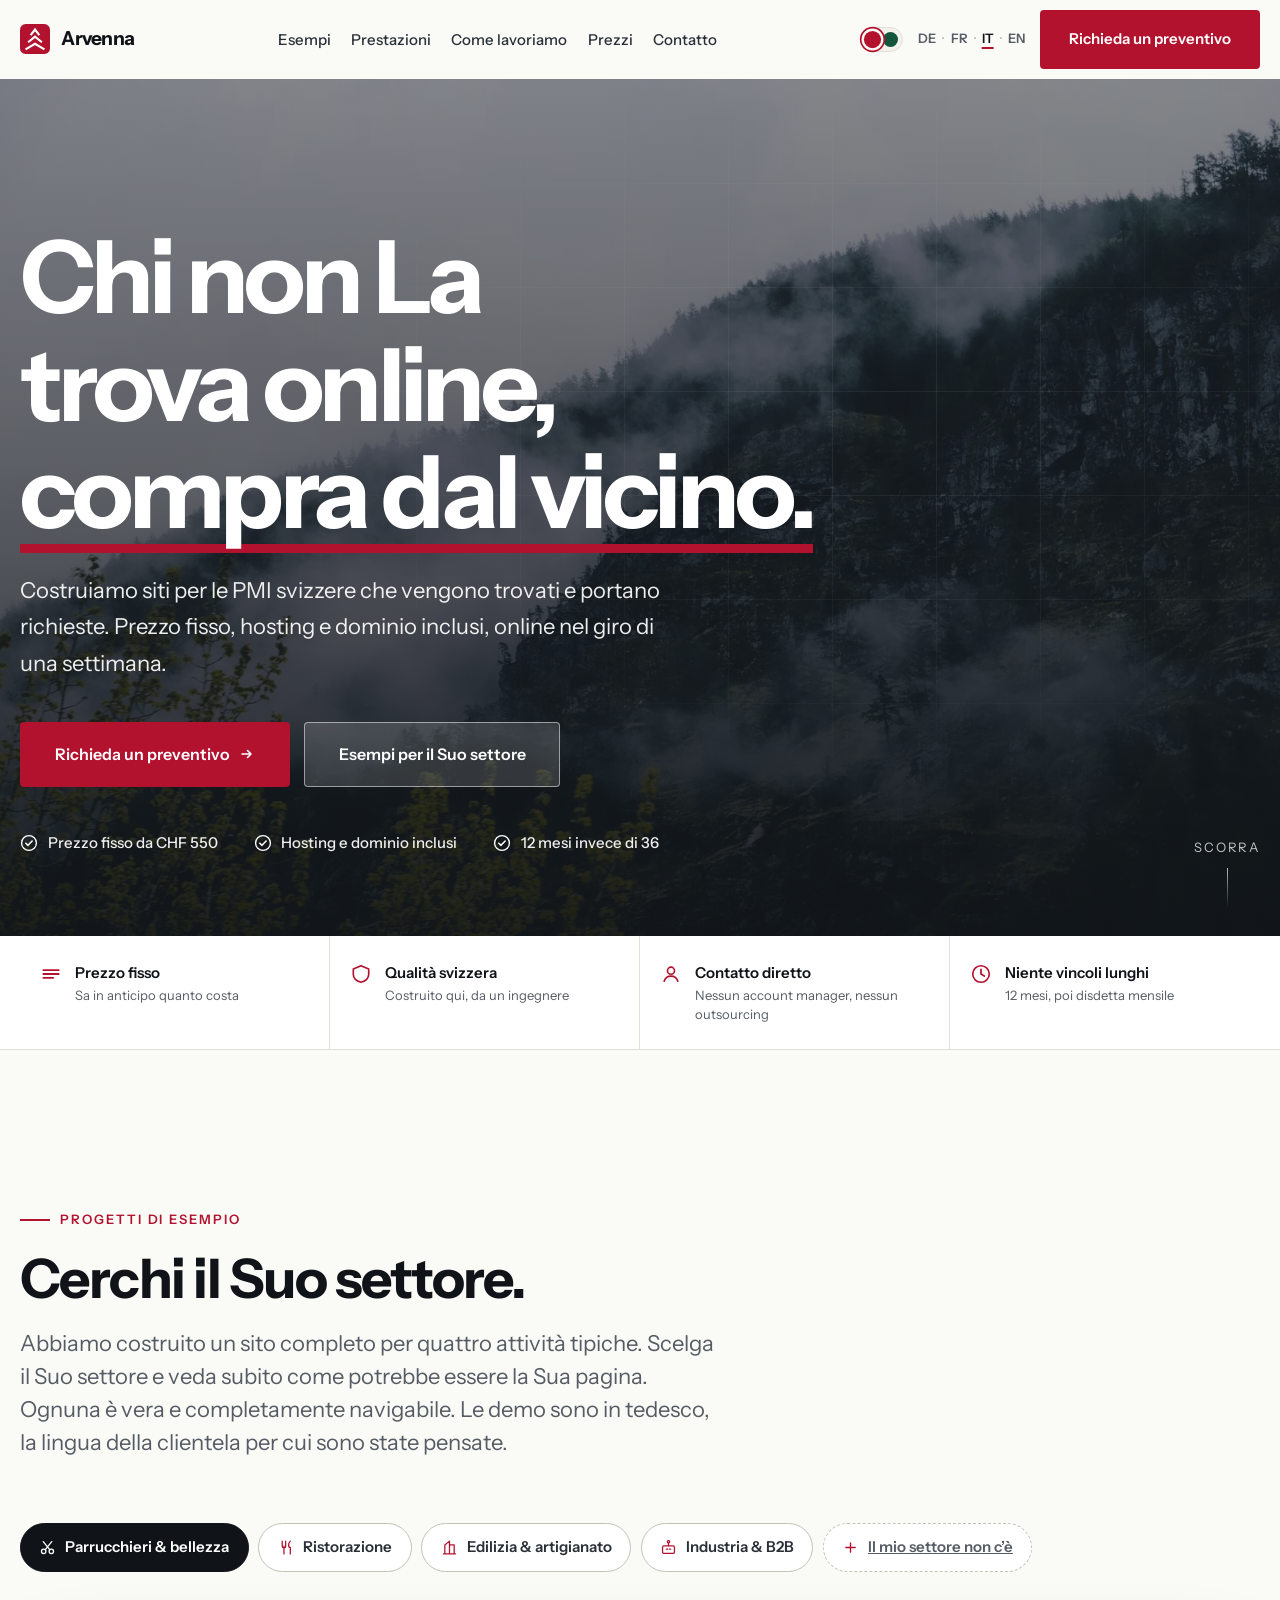
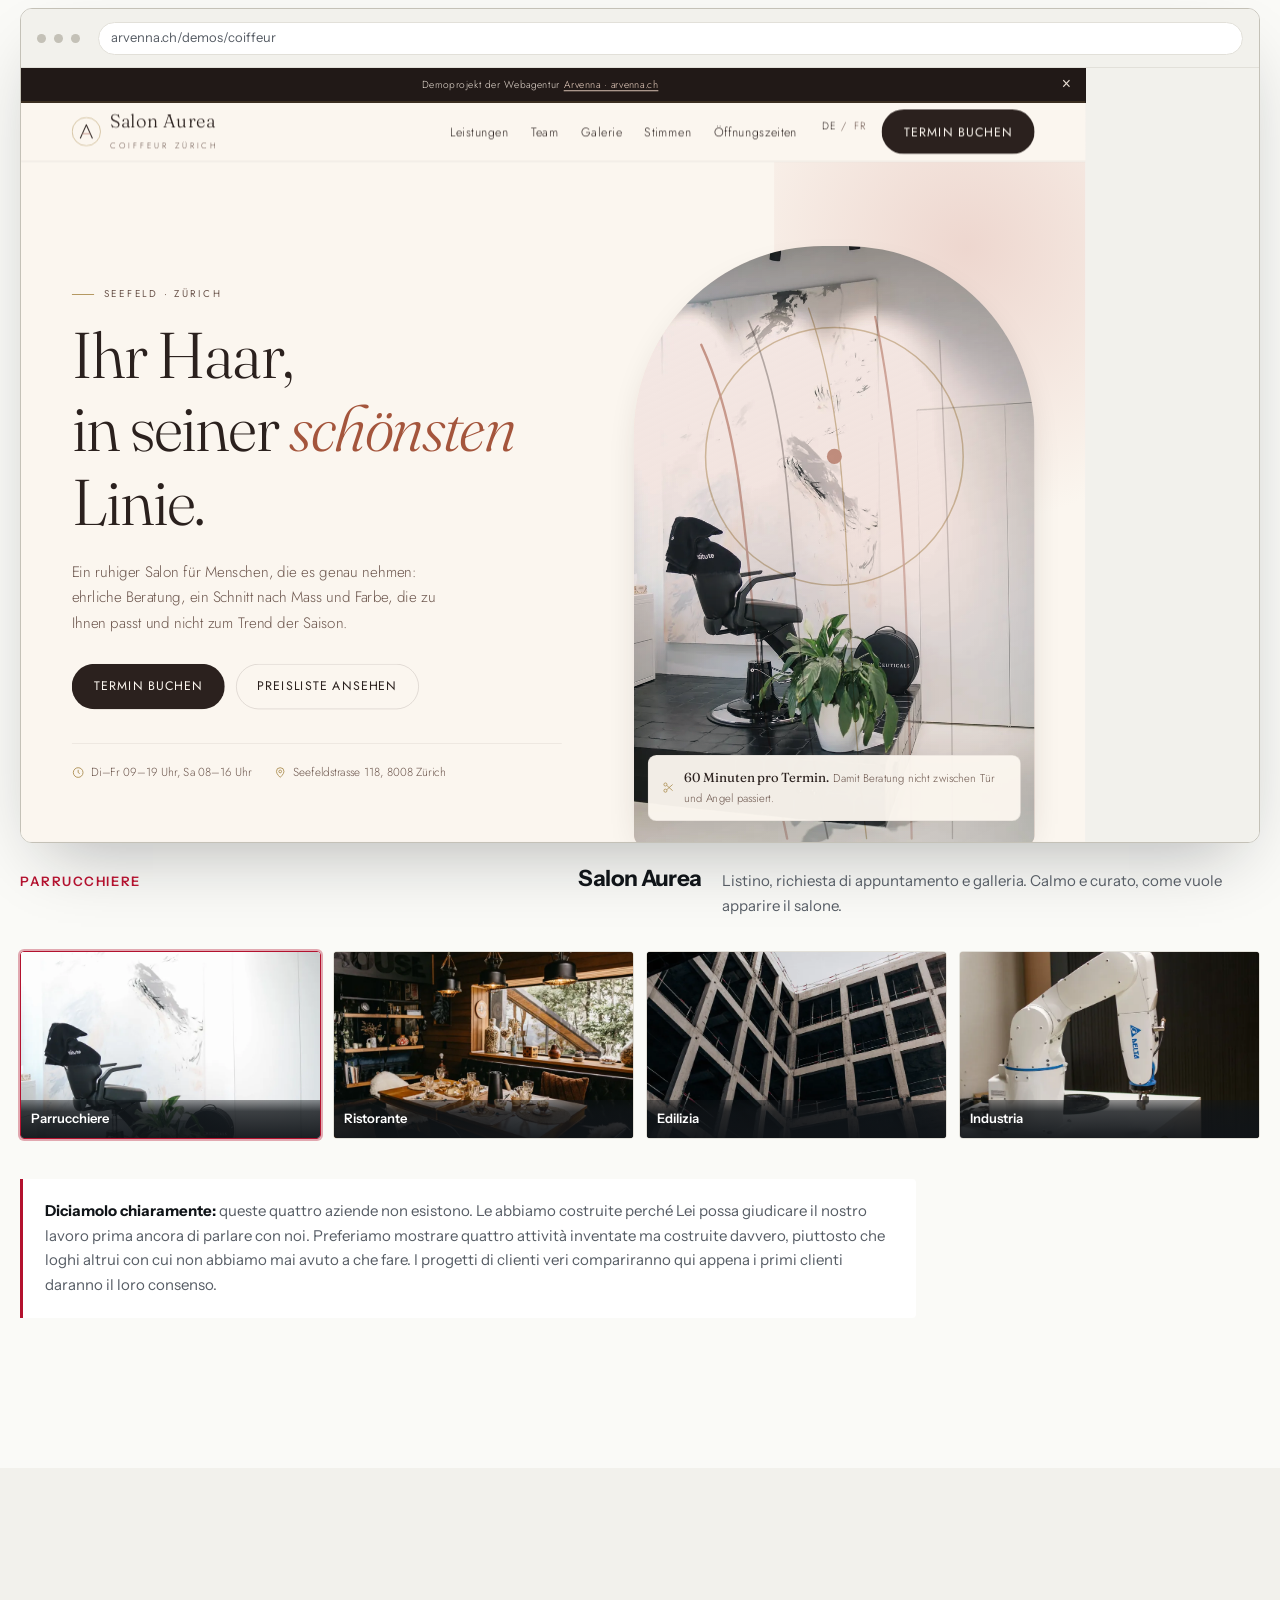
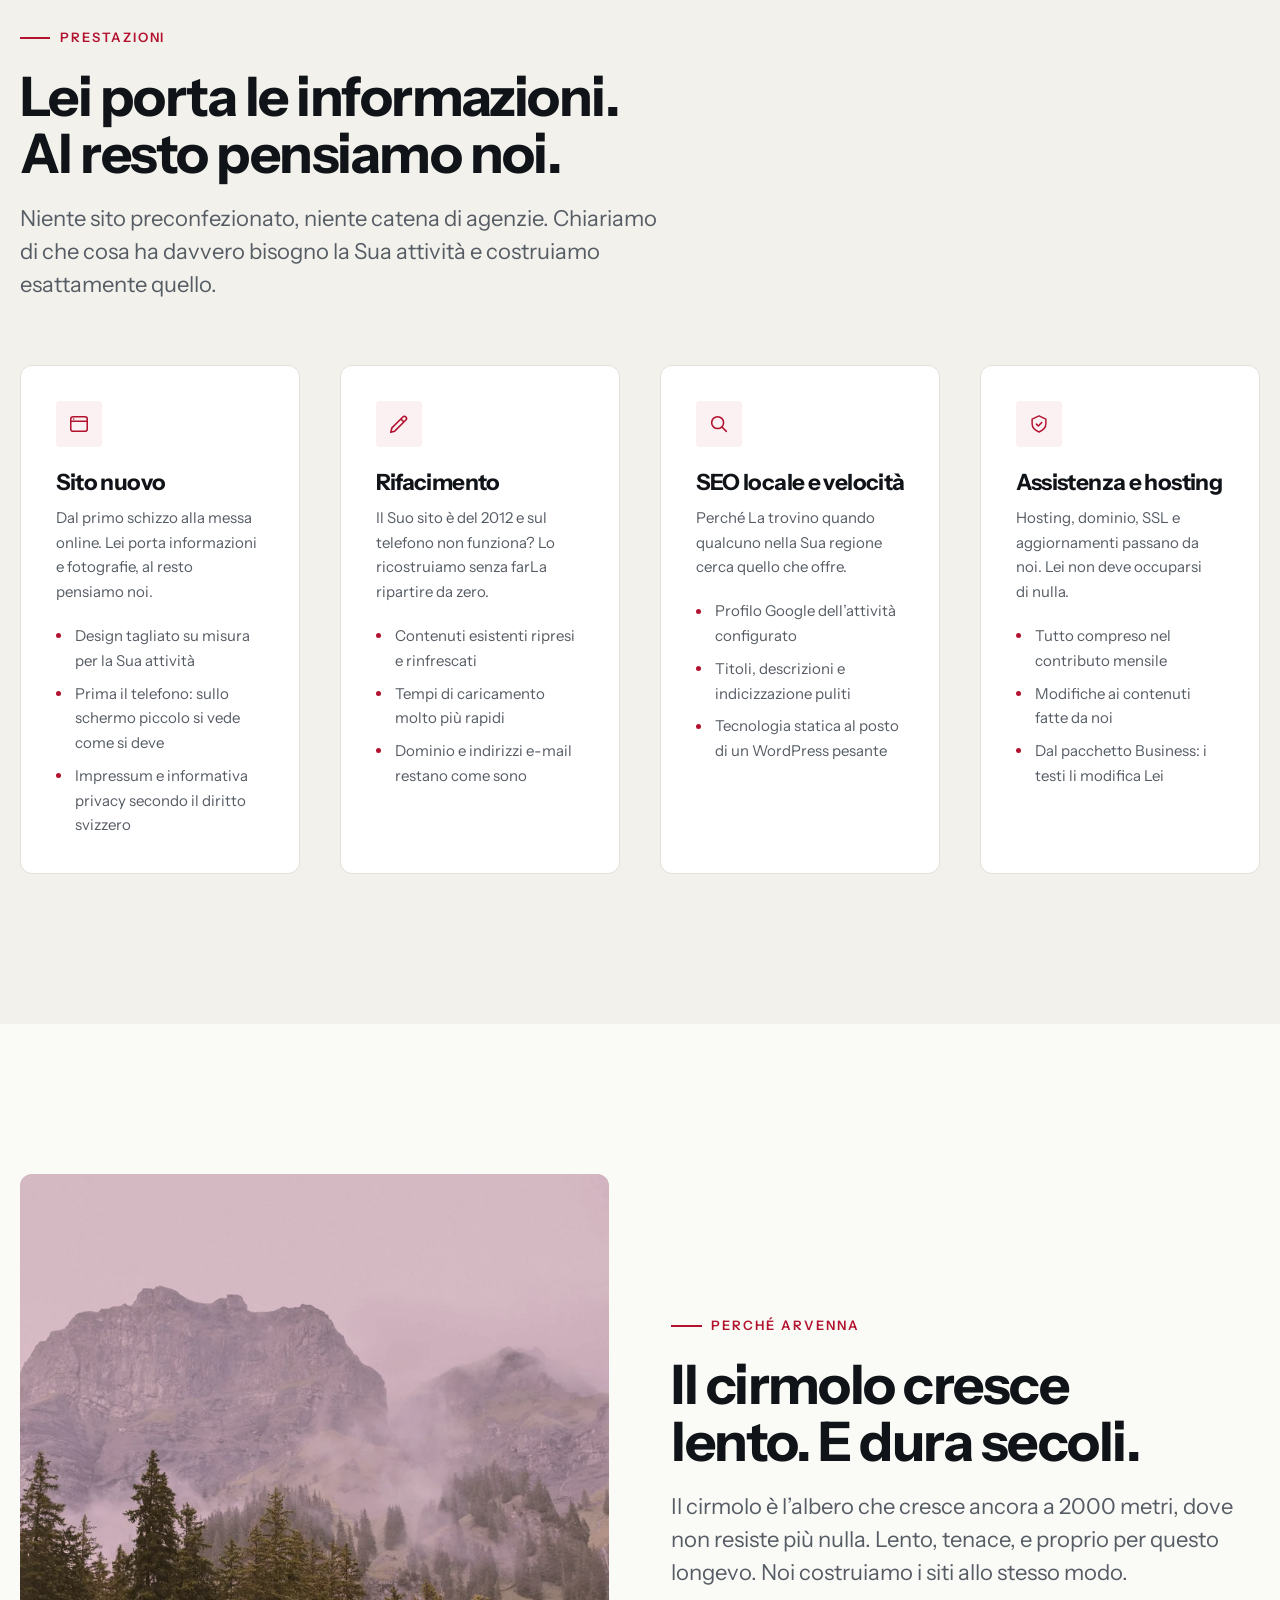
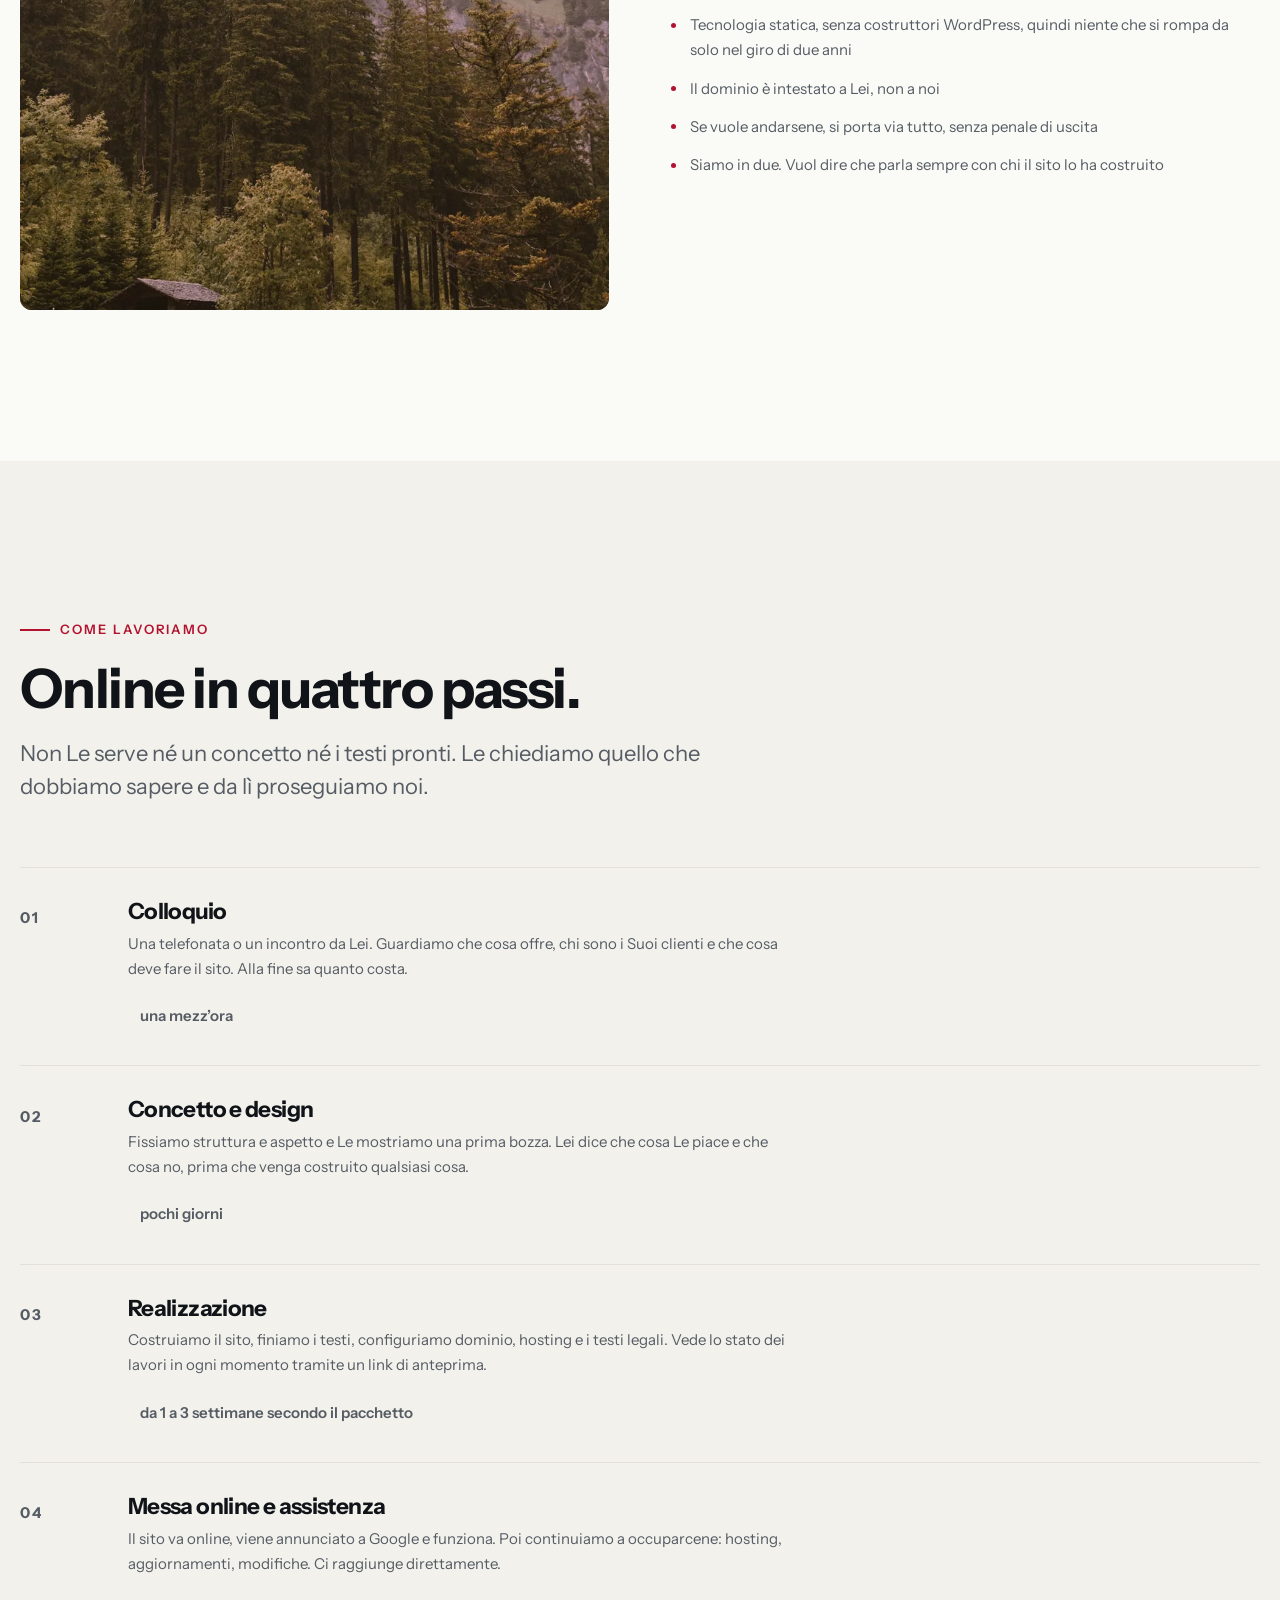
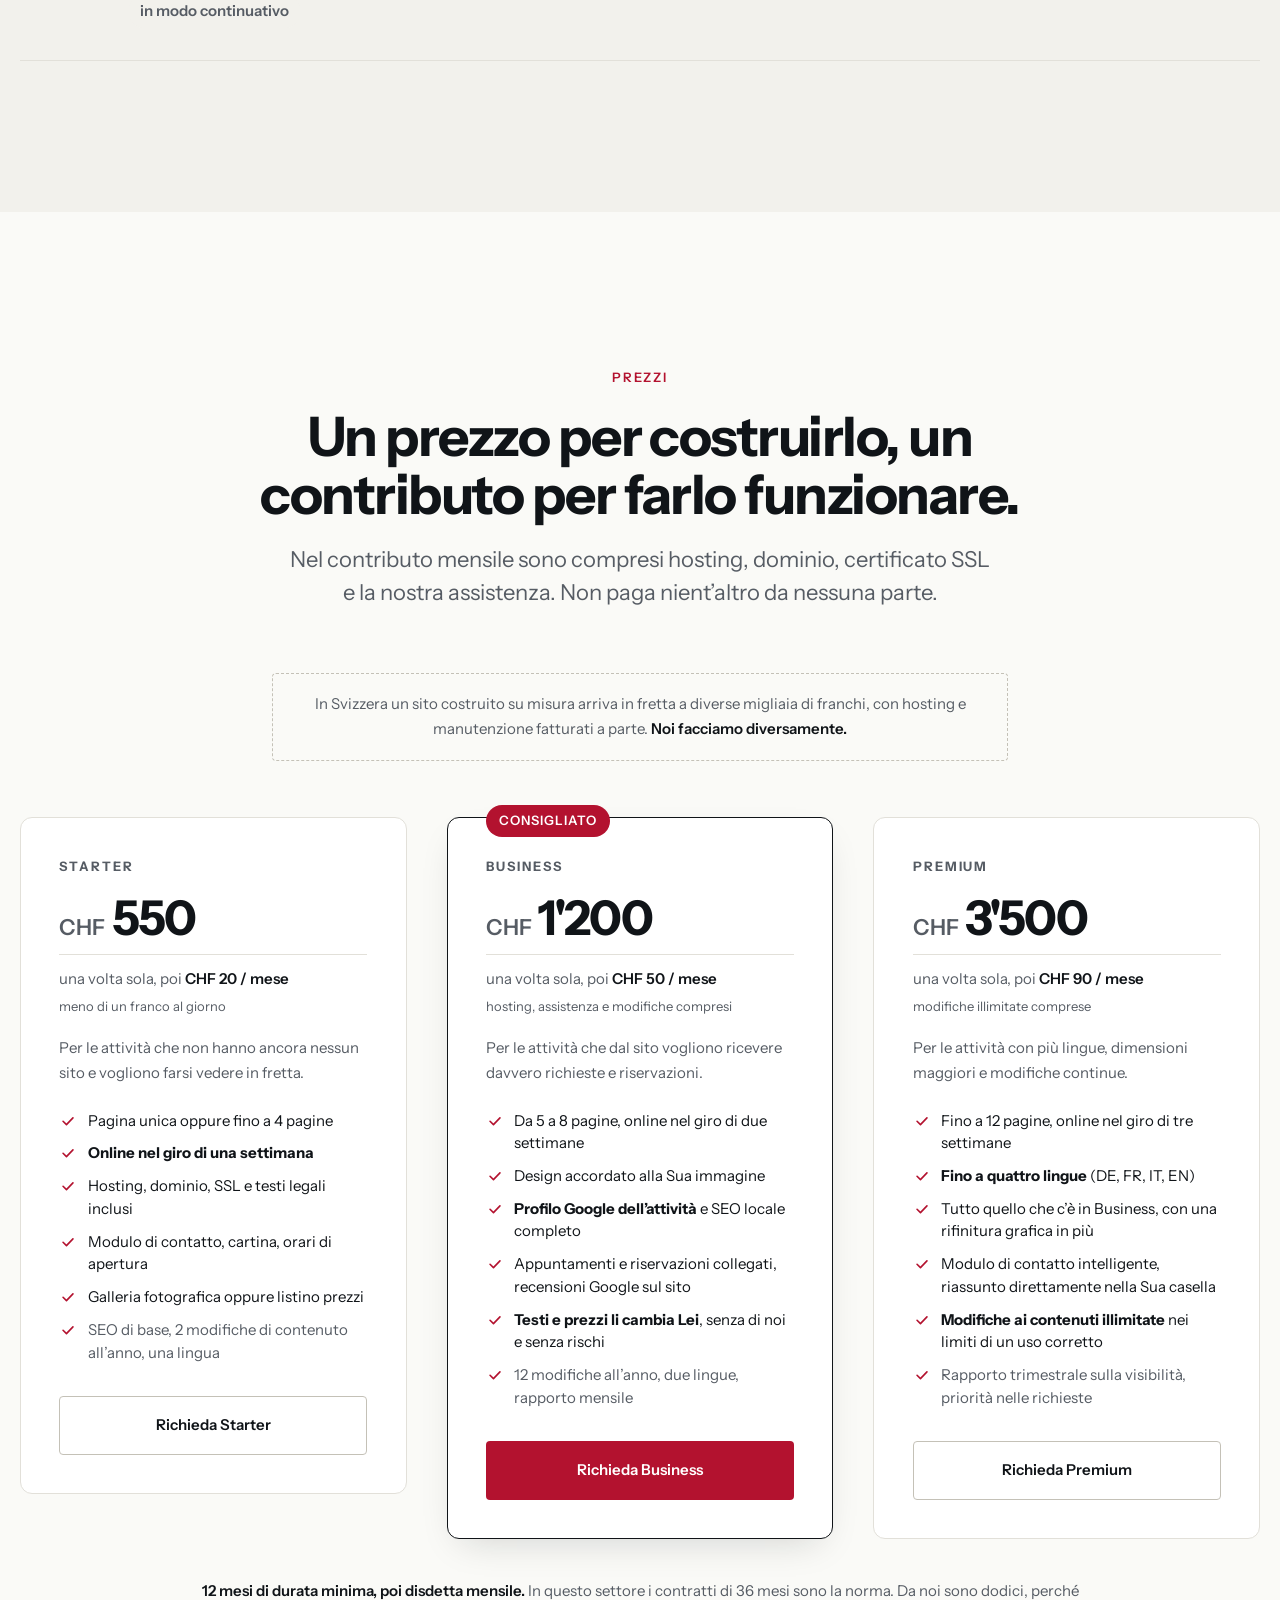
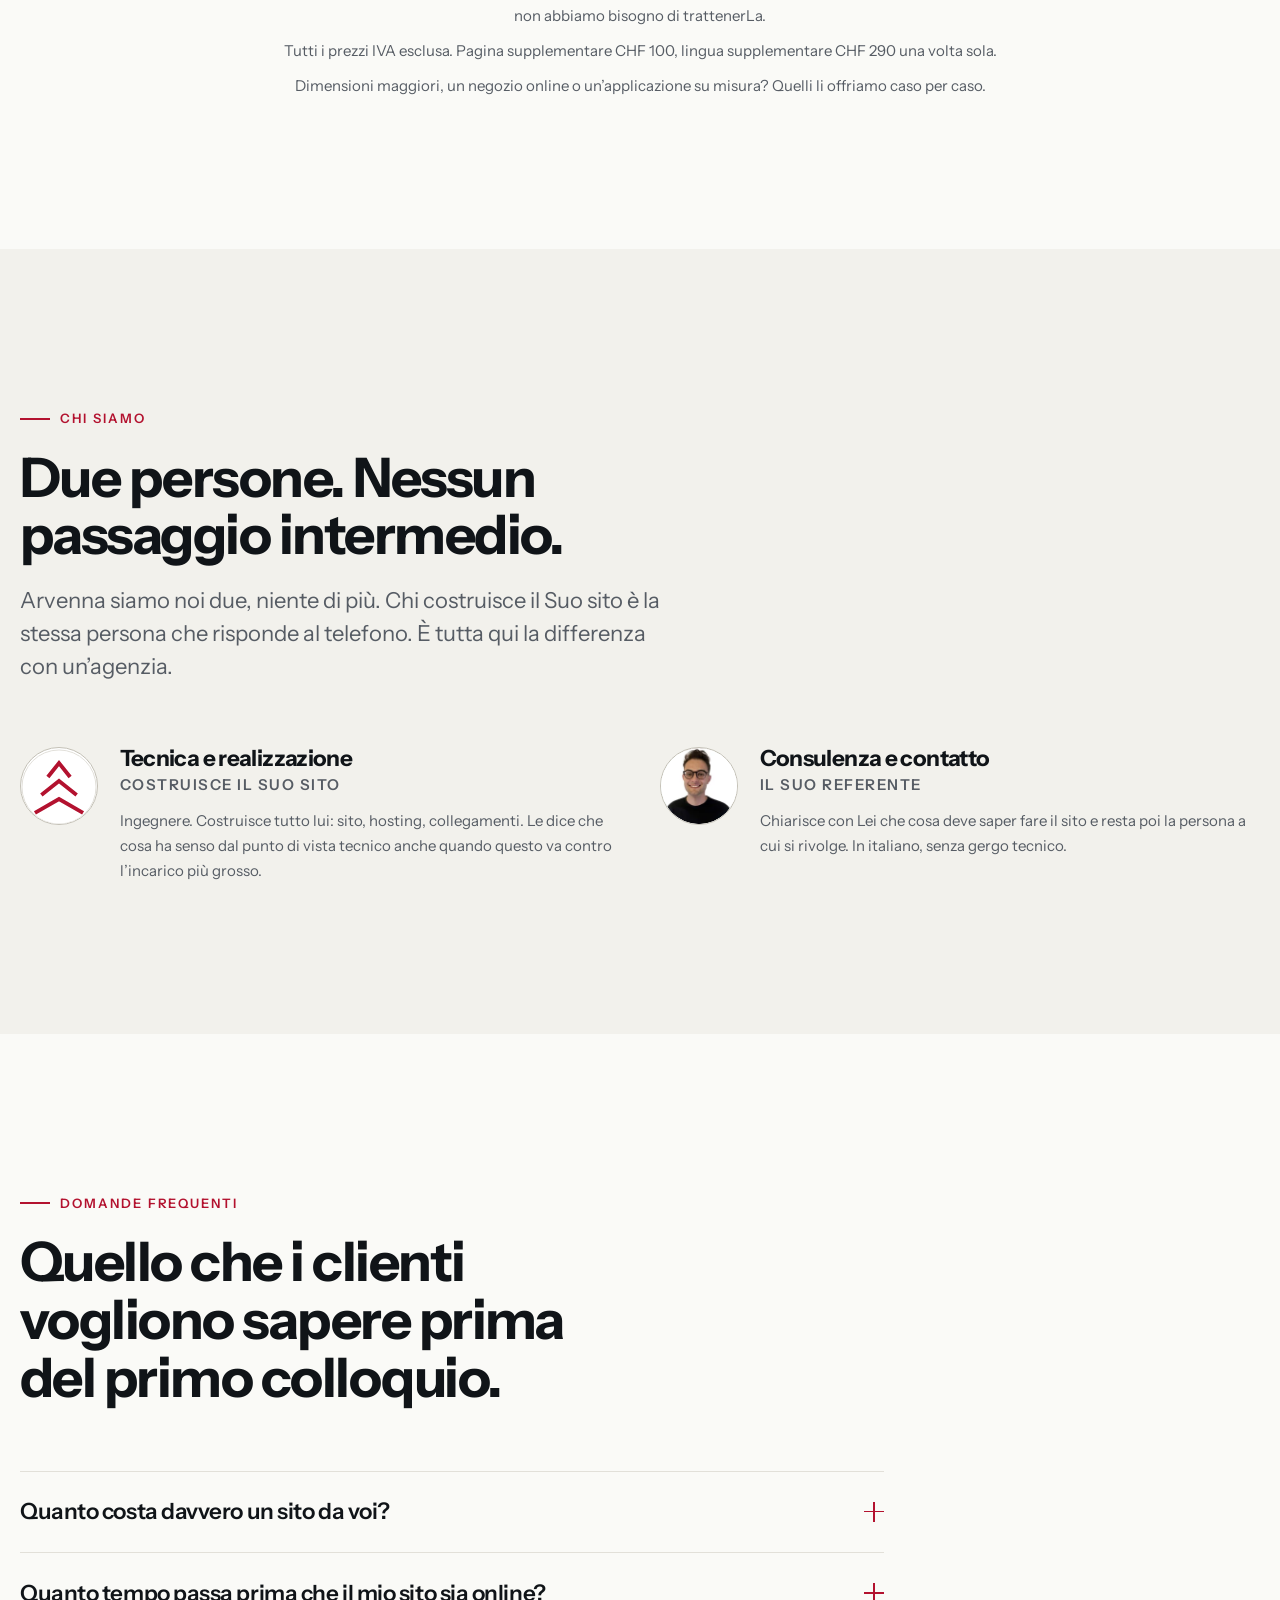
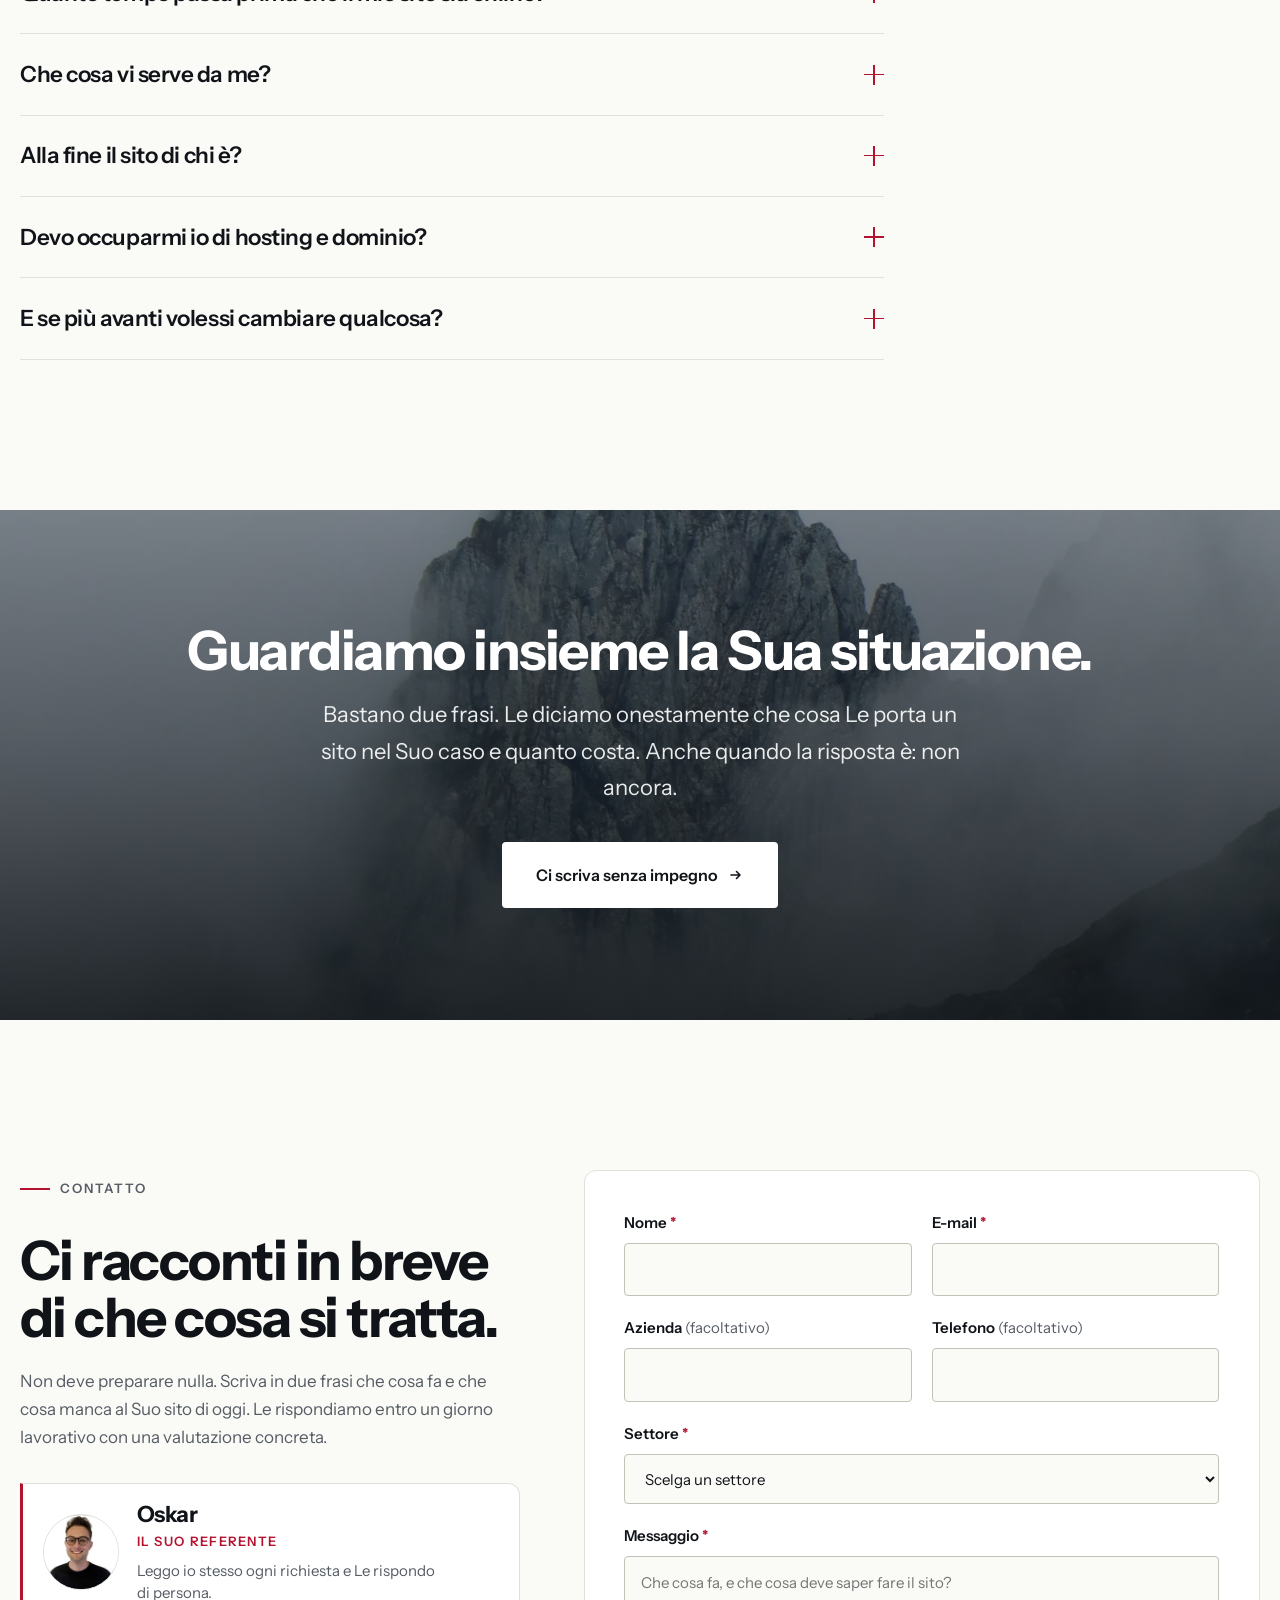
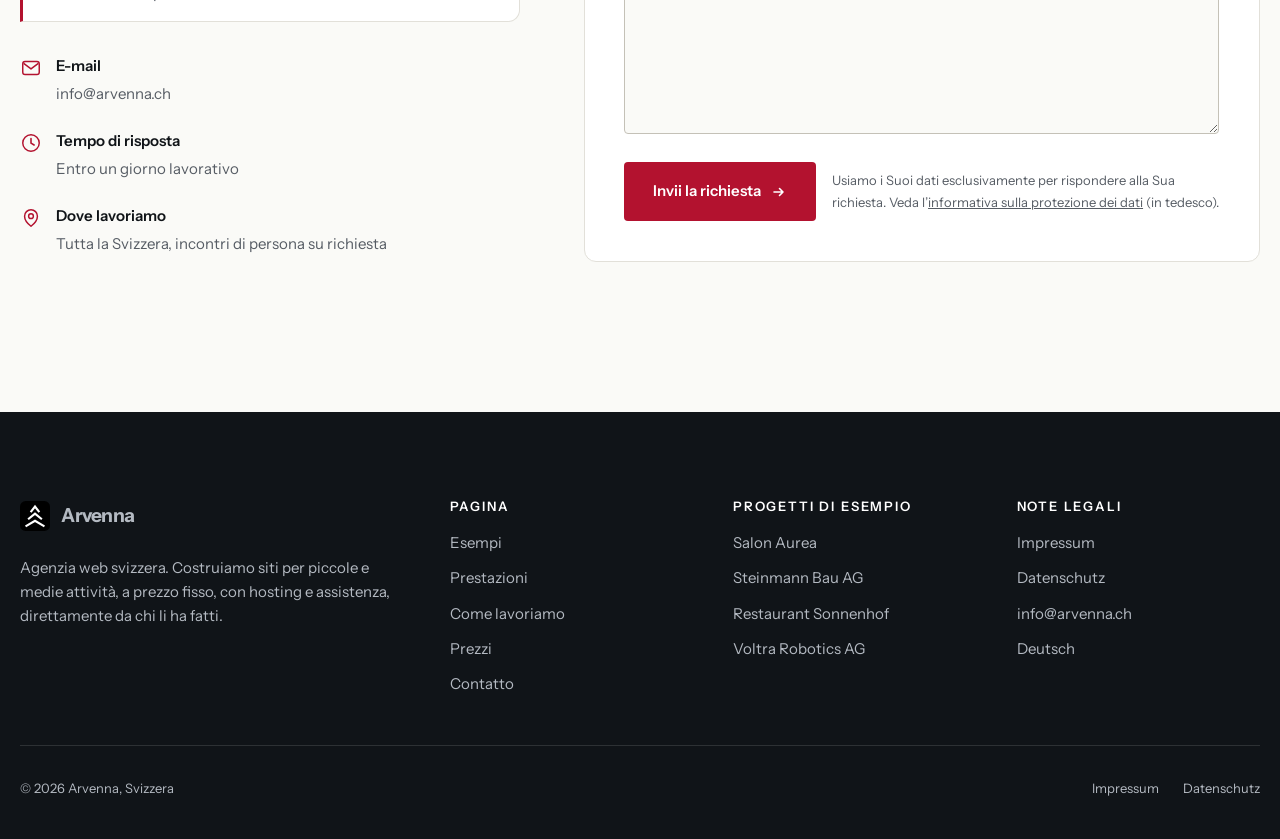
<file: it/index.html>
<!DOCTYPE html>
<html lang="it-CH">
<head>
<meta charset="utf-8">
<meta name="viewport" content="width=device-width, initial-scale=1">
<title>Arvenna | Agenzia web svizzera | Siti per PMI da CHF 550</title>
<meta name="description" content="Costruiamo siti per le PMI svizzere che vengono trovati e portano richieste. Prezzo fisso da CHF 550, hosting e dominio inclusi, online nel giro di una settimana.">
<link rel="canonical" href="https://arvenna.ch/it/">
<link rel="alternate" hreflang="de-CH" href="https://arvenna.ch/">
<link rel="alternate" hreflang="fr-CH" href="https://arvenna.ch/fr/">
<link rel="alternate" hreflang="it-CH" href="https://arvenna.ch/it/">
<link rel="alternate" hreflang="en" href="https://arvenna.ch/en/">
<link rel="alternate" hreflang="x-default" href="https://arvenna.ch/">

<meta property="og:type" content="website">
<meta property="og:locale" content="it_CH">
<meta property="og:url" content="https://arvenna.ch/it/">
<meta property="og:site_name" content="Arvenna">
<meta property="og:title" content="Arvenna | Agenzia web svizzera">
<meta property="og:description" content="Siti per le PMI svizzere. Prezzo fisso, hosting incluso, online in poche settimane.">
<!-- TODO: aggiungere og:image appena esiste un’immagine di anteprima 1200x630 -->
<meta name="twitter:card" content="summary_large_image">

<link rel="icon" href="../assets/favicon.svg" type="image/svg+xml">
<link rel="preconnect" href="https://fonts.googleapis.com">
<link rel="preconnect" href="https://fonts.gstatic.com" crossorigin>
<link href="https://fonts.googleapis.com/css2?family=Instrument+Sans:wght@400;500;600;700&display=swap" rel="stylesheet">
<link rel="preload" as="image" href="../assets/img/arvenna/alpine-wide-1600.webp" fetchpriority="high">
<link rel="stylesheet" href="../assets/css/main.css">
<script>
  document.documentElement.classList.add('js');
  try {
    var t = localStorage.getItem('arvenna-theme');
    if (t === 'forest') document.documentElement.setAttribute('data-theme', 'forest');
  } catch (e) {}
</script>
</head>
<body>

<a class="skip-link" href="#main">Vai al contenuto</a>

<header class="site-header">
  <div class="wrap header-inner">
    <a class="brand" href="index.html" aria-label="Arvenna, alla pagina iniziale">
      <svg viewBox="0 0 32 32" aria-hidden="true" focusable="false">
        <rect class="mark-bg" width="32" height="32" rx="6"/>
        <g fill="none" stroke="#fff" stroke-width="2.31" stroke-linecap="butt" stroke-linejoin="miter"><path d="M11.38 11.88 L16 6 L20.62 11.88"/><path d="M8.65 19.44 L16 13.56 L23.35 19.44"/><path d="M5.92 27 L16 21.12 L26.08 27"/></g>
      </svg>
      Arvenna
    </a>

    <nav class="nav" aria-label="Navigazione principale">
      <ul>
        <li><a href="#branchen">Esempi</a></li>
        <li><a href="#leistungen">Prestazioni</a></li>
        <li><a href="#ablauf">Come lavoriamo</a></li>
        <li><a href="#preise">Prezzi</a></li>
        <li><a href="#kontakt">Contatto</a></li>
      </ul>
    </nav>

    <div class="header-actions">
      <button class="theme-toggle" type="button" id="themeToggle" aria-label="Cambia variante di colore" title="Cambia variante di colore">
        <span class="dot-red"></span><span class="dot-green"></span>
      </button>
      <p class="lang-switch">
        <a href="../index.html" lang="de" hreflang="de-CH">DE</a>
        <span class="sep" aria-hidden="true">&middot;</span>
        <a href="../fr/index.html" lang="fr" hreflang="fr-CH">FR</a>
        <span class="sep" aria-hidden="true">&middot;</span>
        <a href="index.html" aria-current="true" lang="it">IT</a>
        <span class="sep" aria-hidden="true">&middot;</span>
        <a href="../en/index.html" lang="en" hreflang="en">EN</a>
      </p>
      <a class="btn btn--primary header-cta" href="#kontakt">Richieda un preventivo</a>
      <button class="nav-toggle" type="button" aria-expanded="false" aria-controls="mobileNav" aria-label="Apri il menu">
        <span></span><span></span><span></span>
      </button>
    </div>
  </div>

  <nav class="mobile-nav" id="mobileNav" aria-label="Navigazione mobile">
    <div class="wrap">
      <a href="#branchen">Esempi</a>
      <a href="#leistungen">Prestazioni</a>
      <a href="#ablauf">Come lavoriamo</a>
      <a href="#preise">Prezzi</a>
      <a href="#kontakt">Contatto</a>
      <a class="btn btn--primary btn--wide" href="#kontakt">Richieda un preventivo</a>
      <p class="mobile-lang">
        <a href="../index.html" lang="de">Deutsch</a>
        <a href="../fr/index.html" lang="fr">Français</a>
        <a href="index.html" lang="it" aria-current="true">Italiano</a>
        <a href="../en/index.html" lang="en">English</a>
      </p>
    </div>
  </nav>
</header>

<main id="main">

  <!-- Hero -->
  <section class="hero">
    <div class="hero-bg">
      <div class="ph ph--kb ph--scrim" style="background-image:url([data-uri])">
        <img src="../assets/img/arvenna/alpine-wide-1600.webp"
             srcset="../assets/img/arvenna/alpine-wide-800.webp 800w, ../assets/img/arvenna/alpine-wide-1600.webp 1600w"
             sizes="100vw" width="1600" height="1067" alt="" fetchpriority="high" decoding="async">
      </div>
    </div>

    <div class="wrap">
      <div class="hero-content">
        <h1 class="hero-anim">Chi non La trova online,<br><span class="accent">compra dal vicino.</span></h1>
        <p class="hero-lead hero-anim">
          Costruiamo siti per le PMI svizzere che vengono trovati e portano richieste.
          Prezzo fisso, hosting e dominio inclusi, online nel giro di una settimana.
        </p>
        <div class="hero-actions hero-anim">
          <a class="btn btn--primary btn--lg" href="#kontakt">
            Richieda un preventivo
            <svg class="arrow" width="16" height="16" viewBox="0 0 16 16" fill="none" aria-hidden="true"><path d="M3 8h9M8.5 4.5 12 8l-3.5 3.5" stroke="currentColor" stroke-width="1.6" stroke-linecap="round" stroke-linejoin="round"/></svg>
          </a>
          <a class="btn btn--onphoto btn--lg" href="#branchen">Esempi per il Suo settore</a>
        </div>
        <ul class="hero-proof hero-anim">
          <li><svg viewBox="0 0 20 20" fill="none" aria-hidden="true"><circle cx="10" cy="10" r="8.25" stroke="currentColor" stroke-width="1.5"/><path d="M6.5 10.2 8.9 12.6 13.5 7.8" stroke="currentColor" stroke-width="1.7" stroke-linecap="round" stroke-linejoin="round"/></svg> Prezzo fisso da CHF 550</li>
          <li><svg viewBox="0 0 20 20" fill="none" aria-hidden="true"><circle cx="10" cy="10" r="8.25" stroke="currentColor" stroke-width="1.5"/><path d="M6.5 10.2 8.9 12.6 13.5 7.8" stroke="currentColor" stroke-width="1.7" stroke-linecap="round" stroke-linejoin="round"/></svg> Hosting e dominio inclusi</li>
          <li><svg viewBox="0 0 20 20" fill="none" aria-hidden="true"><circle cx="10" cy="10" r="8.25" stroke="currentColor" stroke-width="1.5"/><path d="M6.5 10.2 8.9 12.6 13.5 7.8" stroke="currentColor" stroke-width="1.7" stroke-linecap="round" stroke-linejoin="round"/></svg> 12 mesi invece di 36</li>
        </ul>
      </div>
    </div>

    <p class="hero-scroll" aria-hidden="true"><span>Scorra</span><i></i></p>
  </section>

  <!-- Trust bar -->
  <section class="trust" aria-label="Che cosa ci distingue">
    <div class="wrap">
      <ul>
        <li>
          <svg viewBox="0 0 20 20" fill="none" aria-hidden="true"><path d="M3 6.5h14M3 10h14M3 13.5h9" stroke="currentColor" stroke-width="1.6" stroke-linecap="round"/></svg>
          <div><strong>Prezzo fisso</strong><span>Sa in anticipo quanto costa</span></div>
        </li>
        <li>
          <svg viewBox="0 0 20 20" fill="none" aria-hidden="true"><path d="M10 2.5 3 5.5v4.7c0 3.4 2.8 6.1 7 7.3 4.2-1.2 7-3.9 7-7.3V5.5L10 2.5Z" stroke="currentColor" stroke-width="1.5" stroke-linejoin="round"/></svg>
          <div><strong>Qualità svizzera</strong><span>Costruito qui, da un ingegnere</span></div>
        </li>
        <li>
          <svg viewBox="0 0 20 20" fill="none" aria-hidden="true"><circle cx="10" cy="7" r="3.2" stroke="currentColor" stroke-width="1.5"/><path d="M3.8 16.5c.9-3 3.3-4.6 6.2-4.6s5.3 1.6 6.2 4.6" stroke="currentColor" stroke-width="1.5" stroke-linecap="round"/></svg>
          <div><strong>Contatto diretto</strong><span>Nessun account manager, nessun outsourcing</span></div>
        </li>
        <li>
          <svg viewBox="0 0 20 20" fill="none" aria-hidden="true"><circle cx="10" cy="10" r="7.5" stroke="currentColor" stroke-width="1.5"/><path d="M10 5.8V10l3 1.8" stroke="currentColor" stroke-width="1.6" stroke-linecap="round" stroke-linejoin="round"/></svg>
          <div><strong>Niente vincoli lunghi</strong><span>12 mesi, poi disdetta mensile</span></div>
        </li>
      </ul>
    </div>
  </section>

  <!-- Settori e anteprima dal vivo -->
  <section class="section" id="branchen">
    <div class="wrap">
      <div class="section-head reveal">
        <p class="eyebrow">Progetti di esempio</p>
        <h2 class="section-title"><span class="wipe"><span>Cerchi il Suo settore.</span></span></h2>
        <p class="lead">
          Abbiamo costruito un sito completo per quattro attività tipiche. Scelga il Suo
          settore e veda subito come potrebbe essere la Sua pagina. Ognuna è vera e
          completamente navigabile. Le demo sono in tedesco, la lingua della clientela
          per cui sono state pensate.
        </p>
      </div>

      <div class="branch-bar reveal" role="tablist" aria-label="Scelga un settore">
        <button class="branch-chip" role="tab" type="button" aria-selected="true" data-demo="coiffeur">
          <svg viewBox="0 0 20 20" fill="none" aria-hidden="true"><circle cx="5.5" cy="14.5" r="2.6" stroke="currentColor" stroke-width="1.5"/><circle cx="14.5" cy="14.5" r="2.6" stroke="currentColor" stroke-width="1.5"/><path d="M7.4 12.6 15 3M12.6 12.6 5 3" stroke="currentColor" stroke-width="1.5" stroke-linecap="round"/></svg>
          Parrucchieri &amp; bellezza
        </button>
        <button class="branch-chip" role="tab" type="button" aria-selected="false" data-demo="gastro">
          <svg viewBox="0 0 20 20" fill="none" aria-hidden="true"><path d="M5 2.5v6a2 2 0 0 0 4 0v-6M7 8.5v9" stroke="currentColor" stroke-width="1.5" stroke-linecap="round"/><path d="M14.5 2.5c-1.4 1.2-2 3-2 5s.6 2.5 2 2.5v7.5" stroke="currentColor" stroke-width="1.5" stroke-linecap="round" stroke-linejoin="round"/></svg>
          Ristorazione
        </button>
        <button class="branch-chip" role="tab" type="button" aria-selected="false" data-demo="baufirma">
          <svg viewBox="0 0 20 20" fill="none" aria-hidden="true"><path d="M2.5 17.5h15M4.5 17.5V7l5.5-4.5V17.5M10 7h5.5v10.5" stroke="currentColor" stroke-width="1.5" stroke-linejoin="round"/></svg>
          Edilizia &amp; artigianato
        </button>
        <button class="branch-chip" role="tab" type="button" aria-selected="false" data-demo="robotik">
          <svg viewBox="0 0 20 20" fill="none" aria-hidden="true"><rect x="3" y="8" width="14" height="9" rx="1.6" stroke="currentColor" stroke-width="1.5"/><path d="M10 8V4.5M7.5 12h1.5M11 12h1.5" stroke="currentColor" stroke-width="1.5" stroke-linecap="round"/><circle cx="10" cy="3.2" r="1.4" stroke="currentColor" stroke-width="1.5"/></svg>
          Industria &amp; B2B
        </button>
        <a class="branch-chip branch-chip--ghost" href="#kontakt" id="branchMissing">
          <svg viewBox="0 0 20 20" fill="none" aria-hidden="true"><path d="M10 4.5v11M4.5 10h11" stroke="currentColor" stroke-width="1.6" stroke-linecap="round"/></svg>
          Il mio settore non c’è
        </a>
      </div>

      <div class="stage-wrap reveal" data-base="../">
        <div class="stage">
          <div class="stage-bar" aria-hidden="true">
            <i></i><i></i><i></i>
            <span class="stage-url" id="stageUrl">arvenna.ch/demos/coiffeur</span>
          </div>
          <div class="stage-viewport" id="stageViewport">
            <p class="stage-loading" id="stageLoading"><span class="stage-spin"></span><span>Caricamento anteprima</span></p>
            <iframe class="stage-frame" id="stageFrame" title="Anteprima dal vivo del progetto dimostrativo scelto"
                    scrolling="no" tabindex="-1" loading="lazy"></iframe>
            <a class="stage-hit" id="stageLink" href="../demos/coiffeur/index.html">
              <span>
                Apri la demo a grandezza intera
                <svg class="arrow" width="15" height="15" viewBox="0 0 16 16" fill="none" aria-hidden="true"><path d="M3 8h9M8.5 4.5 12 8l-3.5 3.5" stroke="currentColor" stroke-width="1.6" stroke-linecap="round" stroke-linejoin="round"/></svg>
              </span>
            </a>
          </div>
        </div>

        <div class="stage-meta">
          <p class="branch-label" id="stageBranch">Parrucchiere</p>
          <h3 id="stageName">Salon Aurea</h3>
          <p id="stageDesc">Listino, richiesta di appuntamento e galleria. Calmo e curato, come vuole apparire il salone.</p>
        </div>

        <div class="demo-thumbs" id="demoThumbs">
          <figure class="demo-thumb" role="button" tabindex="0" aria-selected="true" data-demo="coiffeur">
            <div class="ph ph--zoom" style="background-image:url([data-uri])">
              <img src="../assets/img/coiffeur/salon-hero-800.webp" width="1600" height="2400" loading="lazy" decoding="async" alt="Anteprima del progetto dimostrativo del salone di parrucchiere">
            </div>
            <figcaption>Parrucchiere</figcaption>
          </figure>
          <figure class="demo-thumb" role="button" tabindex="0" aria-selected="false" data-demo="gastro">
            <div class="ph ph--zoom" style="background-image:url([data-uri])">
              <img src="../assets/img/gastro/stube-hero-800.webp" width="1600" height="2399" loading="lazy" decoding="async" alt="Anteprima del progetto dimostrativo del ristorante">
            </div>
            <figcaption>Ristorante</figcaption>
          </figure>
          <figure class="demo-thumb" role="button" tabindex="0" aria-selected="false" data-demo="baufirma">
            <div class="ph ph--zoom" style="background-image:url([data-uri])">
              <img src="../assets/img/baufirma/beton-raster-800.webp" width="1600" height="1067" loading="lazy" decoding="async" alt="Anteprima del progetto dimostrativo dell’impresa di costruzioni">
            </div>
            <figcaption>Edilizia</figcaption>
          </figure>
          <figure class="demo-thumb" role="button" tabindex="0" aria-selected="false" data-demo="robotik">
            <div class="ph ph--zoom" style="background-image:url([data-uri])">
              <img src="../assets/img/robotik/arm-hero-800.webp" width="1600" height="1067" loading="lazy" decoding="async" alt="Anteprima del progetto dimostrativo di automazione industriale">
            </div>
            <figcaption>Industria</figcaption>
          </figure>
        </div>
      </div>

      <p class="demo-disclaimer reveal">
        <strong>Diciamolo chiaramente:</strong> queste quattro aziende non esistono. Le
        abbiamo costruite perché Lei possa giudicare il nostro lavoro prima ancora di
        parlare con noi. Preferiamo mostrare quattro attività inventate ma costruite
        davvero, piuttosto che loghi altrui con cui non abbiamo mai avuto a che fare.
        I progetti di clienti veri compariranno qui appena i primi clienti daranno il
        loro consenso.
      </p>
    </div>
  </section>

  <!-- Prestazioni -->
  <section class="section section--alt" id="leistungen">
    <div class="wrap">
      <div class="section-head reveal">
        <p class="eyebrow">Prestazioni</p>
        <h2 class="section-title">Lei porta le informazioni. Al resto pensiamo noi.</h2>
        <p class="lead">
          Niente sito preconfezionato, niente catena di agenzie. Chiariamo di che cosa ha
          davvero bisogno la Sua attività e costruiamo esattamente quello.
        </p>
      </div>

      <div class="grid grid--4 stagger">
        <article class="card">
          <div class="card-icon"><svg viewBox="0 0 24 24" fill="none" aria-hidden="true"><rect x="3" y="4" width="18" height="16" rx="2.5" stroke="currentColor" stroke-width="1.7"/><path d="M3 9h18" stroke="currentColor" stroke-width="1.7"/><circle cx="6.2" cy="6.5" r=".9" fill="currentColor"/></svg></div>
          <h3>Sito nuovo</h3>
          <p>Dal primo schizzo alla messa online. Lei porta informazioni e fotografie, al resto pensiamo noi.</p>
          <ul class="card-list">
            <li>Design tagliato su misura per la Sua attività</li>
            <li>Prima il telefono: sullo schermo piccolo si vede come si deve</li>
            <li>Impressum e informativa privacy secondo il diritto svizzero</li>
          </ul>
        </article>

        <article class="card">
          <div class="card-icon"><svg viewBox="0 0 24 24" fill="none" aria-hidden="true"><path d="M4 16.5 16.2 4.3a2.3 2.3 0 0 1 3.3 3.3L7.3 19.8 3 21l1.2-4.3Z" stroke="currentColor" stroke-width="1.7" stroke-linejoin="round"/><path d="M14 6.5 17.5 10" stroke="currentColor" stroke-width="1.7"/></svg></div>
          <h3>Rifacimento</h3>
          <p>Il Suo sito è del 2012 e sul telefono non funziona? Lo ricostruiamo senza farLa ripartire da zero.</p>
          <ul class="card-list">
            <li>Contenuti esistenti ripresi e rinfrescati</li>
            <li>Tempi di caricamento molto più rapidi</li>
            <li>Dominio e indirizzi e-mail restano come sono</li>
          </ul>
        </article>

        <article class="card">
          <div class="card-icon"><svg viewBox="0 0 24 24" fill="none" aria-hidden="true"><circle cx="10.5" cy="10.5" r="6.5" stroke="currentColor" stroke-width="1.7"/><path d="m15.5 15.5 4.5 4.5" stroke="currentColor" stroke-width="1.7" stroke-linecap="round"/></svg></div>
          <h3>SEO locale e velocità</h3>
          <p>Perché La trovino quando qualcuno nella Sua regione cerca quello che offre.</p>
          <ul class="card-list">
            <li>Profilo Google dell’attività configurato</li>
            <li>Titoli, descrizioni e indicizzazione puliti</li>
            <li>Tecnologia statica al posto di un WordPress pesante</li>
          </ul>
        </article>

        <article class="card">
          <div class="card-icon"><svg viewBox="0 0 24 24" fill="none" aria-hidden="true"><path d="M12 3.2 4.5 6.6v5.2c0 4 3 7.1 7.5 8.9 4.5-1.8 7.5-4.9 7.5-8.9V6.6L12 3.2Z" stroke="currentColor" stroke-width="1.6" stroke-linejoin="round"/><path d="M9.2 12.1 11.3 14.2 15 10.3" stroke="currentColor" stroke-width="1.7" stroke-linecap="round" stroke-linejoin="round"/></svg></div>
          <h3>Assistenza e hosting</h3>
          <p>Hosting, dominio, SSL e aggiornamenti passano da noi. Lei non deve occuparsi di nulla.</p>
          <ul class="card-list">
            <li>Tutto compreso nel contributo mensile</li>
            <li>Modifiche ai contenuti fatte da noi</li>
            <li>Dal pacchetto Business: i testi li modifica Lei</li>
          </ul>
        </article>
      </div>
    </div>
  </section>

  <!-- Perché noi, con immagine -->
  <section class="section">
    <div class="wrap">
      <div class="split reveal">
        <div class="ph ph--zoom ph--wash" style="background-image:url([data-uri])">
          <img src="../assets/img/arvenna/alpine-pines-800.webp"
               srcset="../assets/img/arvenna/alpine-pines-800.webp 800w, ../assets/img/arvenna/alpine-pines-1600.webp 1600w"
               sizes="(max-width: 767px) 100vw, 45vw" width="1600" height="2400" loading="lazy" decoding="async"
               alt="Paesaggio alpino nella nebbia con cirmoli">
        </div>
        <div>
          <p class="eyebrow">Perché Arvenna</p>
          <h2 class="section-title">Il cirmolo cresce lento. E dura secoli.</h2>
          <p class="lead" style="margin-bottom:1.5rem">
            Il cirmolo è l’albero che cresce ancora a 2000 metri, dove non resiste più
            nulla. Lento, tenace, e proprio per questo longevo. Noi costruiamo i siti
            allo stesso modo.
          </p>
          <ul class="card-list" style="gap:.85rem">
            <li>Tecnologia statica, senza costruttori WordPress, quindi niente che si rompa da solo nel giro di due anni</li>
            <li>Il dominio è intestato a Lei, non a noi</li>
            <li>Se vuole andarsene, si porta via tutto, senza penale di uscita</li>
            <li>Siamo in due. Vuol dire che parla sempre con chi il sito lo ha costruito</li>
          </ul>
        </div>
      </div>
    </div>
  </section>

  <!-- Come lavoriamo -->
  <section class="section section--alt" id="ablauf">
    <div class="wrap">
      <div class="section-head reveal">
        <p class="eyebrow">Come lavoriamo</p>
        <h2 class="section-title">Online in quattro passi.</h2>
        <p class="lead">
          Non Le serve né un concetto né i testi pronti. Le chiediamo quello che dobbiamo
          sapere e da lì proseguiamo noi.
        </p>
      </div>

      <div class="steps stagger">
        <article class="step">
          <p class="step-num" aria-hidden="true"></p>
          <div>
            <h3>Colloquio</h3>
            <p>Una telefonata o un incontro da Lei. Guardiamo che cosa offre, chi sono i Suoi clienti e che cosa deve fare il sito. Alla fine sa quanto costa.</p>
          </div>
          <p class="step-time">una mezz’ora</p>
        </article>
        <article class="step">
          <p class="step-num" aria-hidden="true"></p>
          <div>
            <h3>Concetto e design</h3>
            <p>Fissiamo struttura e aspetto e Le mostriamo una prima bozza. Lei dice che cosa Le piace e che cosa no, prima che venga costruito qualsiasi cosa.</p>
          </div>
          <p class="step-time">pochi giorni</p>
        </article>
        <article class="step">
          <p class="step-num" aria-hidden="true"></p>
          <div>
            <h3>Realizzazione</h3>
            <p>Costruiamo il sito, finiamo i testi, configuriamo dominio, hosting e i testi legali. Vede lo stato dei lavori in ogni momento tramite un link di anteprima.</p>
          </div>
          <p class="step-time">da 1 a 3 settimane secondo il pacchetto</p>
        </article>
        <article class="step">
          <p class="step-num" aria-hidden="true"></p>
          <div>
            <h3>Messa online e assistenza</h3>
            <p>Il sito va online, viene annunciato a Google e funziona. Poi continuiamo a occuparcene: hosting, aggiornamenti, modifiche. Ci raggiunge direttamente.</p>
          </div>
          <p class="step-time">in modo continuativo</p>
        </article>
      </div>
    </div>
  </section>

  <!-- Prezzi -->
  <section class="section" id="preise">
    <div class="wrap">
      <div class="section-head section-head--center reveal">
        <p class="eyebrow">Prezzi</p>
        <h2 class="section-title">Un prezzo per costruirlo, un contributo per farlo funzionare.</h2>
        <p class="lead">
          Nel contributo mensile sono compresi hosting, dominio, certificato SSL e la
          nostra assistenza. Non paga nient’altro da nessuna parte.
        </p>
      </div>

      <p class="price-anchor reveal">
        In Svizzera un sito costruito su misura arriva in fretta a diverse migliaia di
        franchi, con hosting e manutenzione fatturati a parte. <strong>Noi facciamo diversamente.</strong>
      </p>

      <div class="plans stagger">
        <article class="plan">
          <p class="plan-name">Starter</p>
          <p class="plan-price"><span class="cur">CHF</span>550</p>
          <p class="plan-monthly">una volta sola, poi <strong>CHF 20 / mese</strong><span class="plan-perday">meno di un franco al giorno</span></p>
          <p class="plan-desc">Per le attività che non hanno ancora nessun sito e vogliono farsi vedere in fretta.</p>
          <ul class="plan-features">
            <li><svg viewBox="0 0 20 20" fill="none" aria-hidden="true"><path d="M4.5 10.3 8.3 14 15.5 6.5" stroke="currentColor" stroke-width="1.8" stroke-linecap="round" stroke-linejoin="round"/></svg><span>Pagina unica oppure fino a 4 pagine</span></li>
            <li><svg viewBox="0 0 20 20" fill="none" aria-hidden="true"><path d="M4.5 10.3 8.3 14 15.5 6.5" stroke="currentColor" stroke-width="1.8" stroke-linecap="round" stroke-linejoin="round"/></svg><span><strong>Online nel giro di una settimana</strong></span></li>
            <li><svg viewBox="0 0 20 20" fill="none" aria-hidden="true"><path d="M4.5 10.3 8.3 14 15.5 6.5" stroke="currentColor" stroke-width="1.8" stroke-linecap="round" stroke-linejoin="round"/></svg><span>Hosting, dominio, SSL e testi legali inclusi</span></li>
            <li><svg viewBox="0 0 20 20" fill="none" aria-hidden="true"><path d="M4.5 10.3 8.3 14 15.5 6.5" stroke="currentColor" stroke-width="1.8" stroke-linecap="round" stroke-linejoin="round"/></svg><span>Modulo di contatto, cartina, orari di apertura</span></li>
            <li><svg viewBox="0 0 20 20" fill="none" aria-hidden="true"><path d="M4.5 10.3 8.3 14 15.5 6.5" stroke="currentColor" stroke-width="1.8" stroke-linecap="round" stroke-linejoin="round"/></svg><span>Galleria fotografica oppure listino prezzi</span></li>
            <li><svg viewBox="0 0 20 20" fill="none" aria-hidden="true"><path d="M4.5 10.3 8.3 14 15.5 6.5" stroke="currentColor" stroke-width="1.8" stroke-linecap="round" stroke-linejoin="round"/></svg><span class="muted">SEO di base, 2 modifiche di contenuto all’anno, una lingua</span></li>
          </ul>
          <a class="btn btn--ghost btn--wide" href="#kontakt">Richieda Starter</a>
        </article>

        <article class="plan plan--featured">
          <p class="plan-badge">Consigliato</p>
          <p class="plan-name">Business</p>
          <p class="plan-price"><span class="cur">CHF</span>1'200</p>
          <p class="plan-monthly">una volta sola, poi <strong>CHF 50 / mese</strong><span class="plan-perday">hosting, assistenza e modifiche compresi</span></p>
          <p class="plan-desc">Per le attività che dal sito vogliono ricevere davvero richieste e riservazioni.</p>
          <ul class="plan-features">
            <li><svg viewBox="0 0 20 20" fill="none" aria-hidden="true"><path d="M4.5 10.3 8.3 14 15.5 6.5" stroke="currentColor" stroke-width="1.8" stroke-linecap="round" stroke-linejoin="round"/></svg><span>Da 5 a 8 pagine, online nel giro di due settimane</span></li>
            <li><svg viewBox="0 0 20 20" fill="none" aria-hidden="true"><path d="M4.5 10.3 8.3 14 15.5 6.5" stroke="currentColor" stroke-width="1.8" stroke-linecap="round" stroke-linejoin="round"/></svg><span>Design accordato alla Sua immagine</span></li>
            <li><svg viewBox="0 0 20 20" fill="none" aria-hidden="true"><path d="M4.5 10.3 8.3 14 15.5 6.5" stroke="currentColor" stroke-width="1.8" stroke-linecap="round" stroke-linejoin="round"/></svg><span><strong>Profilo Google dell’attività</strong> e SEO locale completo</span></li>
            <li><svg viewBox="0 0 20 20" fill="none" aria-hidden="true"><path d="M4.5 10.3 8.3 14 15.5 6.5" stroke="currentColor" stroke-width="1.8" stroke-linecap="round" stroke-linejoin="round"/></svg><span>Appuntamenti e riservazioni collegati, recensioni Google sul sito</span></li>
            <li><svg viewBox="0 0 20 20" fill="none" aria-hidden="true"><path d="M4.5 10.3 8.3 14 15.5 6.5" stroke="currentColor" stroke-width="1.8" stroke-linecap="round" stroke-linejoin="round"/></svg><span><strong>Testi e prezzi li cambia Lei</strong>, senza di noi e senza rischi</span></li>
            <li><svg viewBox="0 0 20 20" fill="none" aria-hidden="true"><path d="M4.5 10.3 8.3 14 15.5 6.5" stroke="currentColor" stroke-width="1.8" stroke-linecap="round" stroke-linejoin="round"/></svg><span class="muted">12 modifiche all’anno, due lingue, rapporto mensile</span></li>
          </ul>
          <a class="btn btn--primary btn--wide" href="#kontakt">Richieda Business</a>
        </article>

        <article class="plan">
          <p class="plan-name">Premium</p>
          <p class="plan-price"><span class="cur">CHF</span>3'500</p>
          <p class="plan-monthly">una volta sola, poi <strong>CHF 90 / mese</strong><span class="plan-perday">modifiche illimitate comprese</span></p>
          <p class="plan-desc">Per le attività con più lingue, dimensioni maggiori e modifiche continue.</p>
          <ul class="plan-features">
            <li><svg viewBox="0 0 20 20" fill="none" aria-hidden="true"><path d="M4.5 10.3 8.3 14 15.5 6.5" stroke="currentColor" stroke-width="1.8" stroke-linecap="round" stroke-linejoin="round"/></svg><span>Fino a 12 pagine, online nel giro di tre settimane</span></li>
            <li><svg viewBox="0 0 20 20" fill="none" aria-hidden="true"><path d="M4.5 10.3 8.3 14 15.5 6.5" stroke="currentColor" stroke-width="1.8" stroke-linecap="round" stroke-linejoin="round"/></svg><span><strong>Fino a quattro lingue</strong> (DE, FR, IT, EN)</span></li>
            <li><svg viewBox="0 0 20 20" fill="none" aria-hidden="true"><path d="M4.5 10.3 8.3 14 15.5 6.5" stroke="currentColor" stroke-width="1.8" stroke-linecap="round" stroke-linejoin="round"/></svg><span>Tutto quello che c’è in Business, con una rifinitura grafica in più</span></li>
            <li><svg viewBox="0 0 20 20" fill="none" aria-hidden="true"><path d="M4.5 10.3 8.3 14 15.5 6.5" stroke="currentColor" stroke-width="1.8" stroke-linecap="round" stroke-linejoin="round"/></svg><span>Modulo di contatto intelligente, riassunto direttamente nella Sua casella</span></li>
            <li><svg viewBox="0 0 20 20" fill="none" aria-hidden="true"><path d="M4.5 10.3 8.3 14 15.5 6.5" stroke="currentColor" stroke-width="1.8" stroke-linecap="round" stroke-linejoin="round"/></svg><span><strong>Modifiche ai contenuti illimitate</strong> nei limiti di un uso corretto</span></li>
            <li><svg viewBox="0 0 20 20" fill="none" aria-hidden="true"><path d="M4.5 10.3 8.3 14 15.5 6.5" stroke="currentColor" stroke-width="1.8" stroke-linecap="round" stroke-linejoin="round"/></svg><span class="muted">Rapporto trimestrale sulla visibilità, priorità nelle richieste</span></li>
          </ul>
          <a class="btn btn--ghost btn--wide" href="#kontakt">Richieda Premium</a>
        </article>
      </div>

      <div class="price-note reveal">
        <p><strong>12 mesi di durata minima, poi disdetta mensile.</strong> In questo settore i contratti di 36 mesi sono la norma. Da noi sono dodici, perché non abbiamo bisogno di trattenerLa.</p>
        <p>Tutti i prezzi IVA esclusa. Pagina supplementare CHF 100, lingua supplementare CHF 290 una volta sola.</p>
        <p>Dimensioni maggiori, un negozio online o un’applicazione su misura? Quelli li offriamo caso per caso.</p>
      </div>
    </div>
  </section>

  <!-- Chi siamo, senza cognomi -->
  <section class="section section--alt" id="team">
    <div class="wrap">
      <div class="section-head reveal">
        <p class="eyebrow">Chi siamo</p>
        <h2 class="section-title">Due persone. Nessun passaggio intermedio.</h2>
        <p class="lead">
          Arvenna siamo noi due, niente di più. Chi costruisce il Suo sito è la stessa
          persona che risponde al telefono. È tutta qui la differenza con un’agenzia.
        </p>
      </div>

      <!-- TODO: inserire nomi e testi personali appena approvati -->
      <div class="team-grid stagger">
        <article class="member">
          <div class="avatar" aria-hidden="true">
            <svg viewBox="0 0 78 78"><circle cx="39" cy="39" r="38" fill="#FFFFFF" stroke="#E2E0D9"/><g fill="none" stroke="currentColor" stroke-width="4" stroke-linecap="butt" stroke-linejoin="miter" style="color:var(--accent)"><path d="M27.6 28.8 L39 14.5 L50.4 28.8"/><path d="M20.9 47.2 L39 32.9 L57.1 47.2"/><path d="M14.3 65.6 L39 51.3 L63.7 65.6"/></g></svg>
          </div>
          <div>
            <h3>Tecnica e realizzazione</h3>
            <p class="member-role">Costruisce il Suo sito</p>
            <p>
              Ingegnere. Costruisce tutto lui: sito, hosting, collegamenti. Le dice che
              cosa ha senso dal punto di vista tecnico anche quando questo va contro
              l’incarico più grosso.
            </p>
          </div>
        </article>

        <article class="member">
          <div class="avatar">
            <div class="ph" style="background-image:url([data-uri])"><img src="../assets/img/team/oskar-160.webp" srcset="../assets/img/team/oskar-160.webp 160w, ../assets/img/team/oskar-320.webp 320w" sizes="78px" width="160" height="160" loading="lazy" decoding="async" alt="Oskar, consulenza e contatto presso Arvenna"></div>
          </div>
          <div>
            <h3>Consulenza e contatto</h3>
            <p class="member-role">Il Suo referente</p>
            <p>
              Chiarisce con Lei che cosa deve saper fare il sito e resta poi la persona
              a cui si rivolge. In italiano, senza gergo tecnico.
            </p>
          </div>
        </article>
      </div>
    </div>
  </section>

  <!-- FAQ -->
  <section class="section" id="faq">
    <div class="wrap">
      <div class="section-head reveal">
        <p class="eyebrow">Domande frequenti</p>
        <h2 class="section-title">Quello che i clienti vogliono sapere prima del primo colloquio.</h2>
      </div>

      <div class="faq reveal">
        <div class="faq-item">
          <h3><button class="faq-q" type="button" aria-expanded="false" aria-controls="faq1">Quanto costa davvero un sito da voi?<span class="faq-icon" aria-hidden="true"></span></button></h3>
          <div class="faq-a" id="faq1"><div><p>La costruzione costa una volta sola CHF 550, CHF 1'200 oppure CHF 3'500, secondo il pacchetto. A questo si aggiunge il contributo mensile da CHF 20 a CHF 90, che comprende hosting, dominio, SSL e l’assistenza. Il prezzo Le arriva per iscritto prima che il progetto cominci. Sulla fattura finale non ci sono sorprese.</p></div></div>
        </div>
        <div class="faq-item">
          <h3><button class="faq-q" type="button" aria-expanded="false" aria-controls="faq2">Quanto tempo passa prima che il mio sito sia online?<span class="faq-icon" aria-hidden="true"></span></button></h3>
          <div class="faq-a" id="faq2"><div><p>Starter una settimana, Business due, Premium tre, a contare dal momento in cui abbiamo i Suoi contenuti e le Sue fotografie. La frase più onesta è questa: la durata dipende quasi sempre da quanto in fretta ci arriva il Suo materiale, non da quanto in fretta costruiamo noi.</p></div></div>
        </div>
        <div class="faq-item">
          <h3><button class="faq-q" type="button" aria-expanded="false" aria-controls="faq3">Che cosa vi serve da me?<span class="faq-icon" aria-hidden="true"></span></button></h3>
          <div class="faq-a" id="faq3"><div><p>Molto meno di quanto la maggior parte teme: le Sue prestazioni, gli orari di apertura, i dati di contatto e qualche fotografia. Se non ha fotografie utilizzabili, Le diciamo che cosa riprendere con il telefono, al resto pensiamo noi. I testi li scriviamo noi, Lei li rilegge.</p></div></div>
        </div>
        <div class="faq-item">
          <h3><button class="faq-q" type="button" aria-expanded="false" aria-controls="faq4">Alla fine il sito di chi è?<span class="faq-icon" aria-hidden="true"></span></button></h3>
          <div class="faq-a" id="faq4"><div><p>Suo. Il dominio è intestato a Lei, i contenuti sono Suoi. Se più avanti vuole cambiare, si porta via i Suoi dati e il dominio, senza discussioni e senza penale di uscita.</p></div></div>
        </div>
        <div class="faq-item">
          <h3><button class="faq-q" type="button" aria-expanded="false" aria-controls="faq5">Devo occuparmi io di hosting e dominio?<span class="faq-icon" aria-hidden="true"></span></button></h3>
          <div class="faq-a" id="faq5"><div><p>No. Hosting, dominio, certificato SSL e gli aggiornamenti tecnici passano da noi e sono compresi nel contributo mensile. Riceve una fattura da noi e nient’altro. Un dominio esistente lo riprendiamo noi, i Suoi indirizzi e-mail restano invariati.</p></div></div>
        </div>
        <div class="faq-item">
          <h3><button class="faq-q" type="button" aria-expanded="false" aria-controls="faq6">E se più avanti volessi cambiare qualcosa?<span class="faq-icon" aria-hidden="true"></span></button></h3>
          <div class="faq-a" id="faq6"><div><p>Dal pacchetto Business in su, testi, prezzi, fotografie e orari li modifica Lei con un editor semplice, senza poter rompere nulla. Tutto quello che è più grosso lo facciamo noi: due volte all’anno nello Starter, dodici volte nel Business, illimitato nel Premium nei limiti di un uso corretto.</p></div></div>
        </div>
      </div>
    </div>
  </section>

  <!-- CTA band -->
  <section class="cta-band">
    <div class="ph ph--kb ph--scrim" style="background-image:url([data-uri])">
      <img src="../assets/img/arvenna/alpine-peak-1600.webp"
           srcset="../assets/img/arvenna/alpine-peak-800.webp 800w, ../assets/img/arvenna/alpine-peak-1600.webp 1600w"
           sizes="100vw" width="1600" height="2133" loading="lazy" decoding="async" alt="">
    </div>
    <div class="wrap">
      <h2>Guardiamo insieme la Sua situazione.</h2>
      <p>
        Bastano due frasi. Le diciamo onestamente che cosa Le porta un sito nel Suo caso
        e quanto costa. Anche quando la risposta è: non ancora.
      </p>
      <a class="btn btn--light btn--lg" href="#kontakt">
        Ci scriva senza impegno
        <svg class="arrow" width="16" height="16" viewBox="0 0 16 16" fill="none" aria-hidden="true"><path d="M3 8h9M8.5 4.5 12 8l-3.5 3.5" stroke="currentColor" stroke-width="1.6" stroke-linecap="round" stroke-linejoin="round"/></svg>
      </a>
    </div>
  </section>

  <!-- Contatto -->
  <section class="section" id="kontakt">
    <div class="wrap">
      <div class="contact-grid">
        <div class="contact-aside reveal">
          <p class="eyebrow">Contatto</p>
          <h2 class="section-title">Ci racconti in breve di che cosa si tratta.</h2>
          <p>
            Non deve preparare nulla. Scriva in due frasi che cosa fa e che cosa manca al
            Suo sito di oggi. Le rispondiamo entro un giorno lavorativo con una
            valutazione concreta.
          </p>
          <div class="contact-person">
            <div class="ph" style="background-image:url([data-uri])">
              <img src="../assets/img/team/oskar-160.webp"
                   srcset="../assets/img/team/oskar-160.webp 160w, ../assets/img/team/oskar-320.webp 320w"
                   sizes="76px" width="160" height="160" loading="lazy" decoding="async"
                   alt="Oskar, il Suo referente presso Arvenna">
            </div>
            <div>
              <p class="cp-name">Oskar</p>
              <p class="cp-role">Il Suo referente</p>
              <p class="cp-line">Leggo io stesso ogni richiesta e Le rispondo di persona.</p>
            </div>
          </div>

          <div class="contact-points">
            <div class="contact-point">
              <svg viewBox="0 0 24 24" fill="none" aria-hidden="true"><rect x="3" y="5" width="18" height="14" rx="2.5" stroke="currentColor" stroke-width="1.6"/><path d="m4 7 8 6 8-6" stroke="currentColor" stroke-width="1.6" stroke-linejoin="round"/></svg>
              <div><strong>E-mail</strong><a href="mailto:info@arvenna.ch">info@arvenna.ch</a></div>
            </div>
            <div class="contact-point">
              <svg viewBox="0 0 24 24" fill="none" aria-hidden="true"><circle cx="12" cy="12" r="9" stroke="currentColor" stroke-width="1.6"/><path d="M12 7v5.2l3.4 2" stroke="currentColor" stroke-width="1.7" stroke-linecap="round" stroke-linejoin="round"/></svg>
              <div><strong>Tempo di risposta</strong><span>Entro un giorno lavorativo</span></div>
            </div>
            <div class="contact-point">
              <svg viewBox="0 0 24 24" fill="none" aria-hidden="true"><path d="M12 21s7-5.5 7-11a7 7 0 1 0-14 0c0 5.5 7 11 7 11Z" stroke="currentColor" stroke-width="1.6" stroke-linejoin="round"/><circle cx="12" cy="10" r="2.6" stroke="currentColor" stroke-width="1.6"/></svg>
              <div><strong>Dove lavoriamo</strong><span>Tutta la Svizzera, incontri di persona su richiesta</span></div>
            </div>
          </div>
        </div>

        <form class="form reveal" id="kontaktForm" action="../contact.php" method="post" novalidate>
          <div class="field-row">
            <div class="field">
              <label for="name">Nome <span class="req" aria-hidden="true">*</span></label>
              <input type="text" id="name" name="name" autocomplete="name" required aria-describedby="name-error">
              <p class="field-error" id="name-error" role="alert"></p>
            </div>
            <div class="field">
              <label for="email">E-mail <span class="req" aria-hidden="true">*</span></label>
              <input type="email" id="email" name="email" autocomplete="email" required aria-describedby="email-error">
              <p class="field-error" id="email-error" role="alert"></p>
            </div>
          </div>
          <div class="field-row">
            <div class="field">
              <label for="firma">Azienda <span class="muted">(facoltativo)</span></label>
              <input type="text" id="firma" name="firma" autocomplete="organization">
            </div>
            <div class="field">
              <label for="telefon">Telefono <span class="muted">(facoltativo)</span></label>
              <input type="tel" id="telefon" name="telefon" autocomplete="tel">
            </div>
          </div>
          <div class="field">
            <label for="branche">Settore <span class="req" aria-hidden="true">*</span></label>
            <select id="branche" name="branche" required aria-describedby="branche-error">
              <option value="">Scelga un settore</option>
              <option>Parrucchieri, estetica e bellezza</option>
              <option>Ristorazione e alberghi</option>
              <option>Edilizia e artigianato</option>
              <option>Wellness, sauna e studi</option>
              <option>Agenzie di viaggio e servizi</option>
              <option>Industria e B2B</option>
              <option>Altro settore</option>
            </select>
            <p class="field-error" id="branche-error" role="alert"></p>
          </div>
          <div class="field">
            <label for="nachricht">Messaggio <span class="req" aria-hidden="true">*</span></label>
            <textarea id="nachricht" name="nachricht" rows="6" required aria-describedby="nachricht-error" placeholder="Che cosa fa, e che cosa deve saper fare il sito?"></textarea>
            <p class="field-error" id="nachricht-error" role="alert"></p>
          </div>

          <!-- Honeypot: invisibile per le persone, invitante per i bot semplici -->
          <div class="hp" aria-hidden="true">
            <label for="website">Website</label>
            <input type="text" id="website" name="website" tabindex="-1" autocomplete="off">
          </div>

          <div class="form-foot">
            <button class="btn btn--primary" type="submit">
              Invii la richiesta
              <svg class="arrow" width="16" height="16" viewBox="0 0 16 16" fill="none" aria-hidden="true"><path d="M3 8h9M8.5 4.5 12 8l-3.5 3.5" stroke="currentColor" stroke-width="1.6" stroke-linecap="round" stroke-linejoin="round"/></svg>
            </button>
            <p>Usiamo i Suoi dati esclusivamente per rispondere alla Sua richiesta. Veda l’<a href="../datenschutz.html" hreflang="de-CH" lang="de">informativa sulla protezione dei dati</a> (in tedesco).</p>
          </div>
          <p class="form-status" role="status" aria-live="polite"></p>
        </form>
      </div>
    </div>
  </section>

</main>

<footer class="site-footer">
  <div class="wrap">
    <div class="footer-grid">
      <div>
        <a class="footer-brand" href="index.html">
          <svg viewBox="0 0 32 32" aria-hidden="true"><rect class="mark-bg" width="32" height="32" rx="6"/><g fill="none" stroke="#fff" stroke-width="2.31" stroke-linecap="butt" stroke-linejoin="miter"><path d="M11.38 11.88 L16 6 L20.62 11.88"/><path d="M8.65 19.44 L16 13.56 L23.35 19.44"/><path d="M5.92 27 L16 21.12 L26.08 27"/></g></svg>
          Arvenna
        </a>
        <p class="footer-about">
          Agenzia web svizzera. Costruiamo siti per piccole e medie attività, a prezzo
          fisso, con hosting e assistenza, direttamente da chi li ha fatti.
        </p>
      </div>
      <div class="footer-col">
        <h4>Pagina</h4>
        <ul>
          <li><a href="#branchen">Esempi</a></li>
          <li><a href="#leistungen">Prestazioni</a></li>
          <li><a href="#ablauf">Come lavoriamo</a></li>
          <li><a href="#preise">Prezzi</a></li>
          <li><a href="#kontakt">Contatto</a></li>
        </ul>
      </div>
      <div class="footer-col">
        <h4>Progetti di esempio</h4>
        <ul>
          <li><a href="../demos/coiffeur/index.html">Salon Aurea</a></li>
          <li><a href="../demos/baufirma/index.html">Steinmann Bau AG</a></li>
          <li><a href="../demos/gastro/index.html">Restaurant Sonnenhof</a></li>
          <li><a href="../demos/robotik/index.html">Voltra Robotics AG</a></li>
        </ul>
      </div>
      <div class="footer-col">
        <h4>Note legali</h4>
        <ul>
          <li><a href="../impressum.html" hreflang="de-CH" lang="de">Impressum</a></li>
          <li><a href="../datenschutz.html" hreflang="de-CH" lang="de">Datenschutz</a></li>
          <li><a href="mailto:info@arvenna.ch">info@arvenna.ch</a></li>
          <li><a href="../index.html" hreflang="de-CH" lang="de">Deutsch</a></li>
        </ul>
      </div>
    </div>
    <div class="footer-bottom">
      <p>© 2026 Arvenna, Svizzera</p>
      <ul>
        <li><a href="../impressum.html" hreflang="de-CH" lang="de">Impressum</a></li>
        <li><a href="../datenschutz.html" hreflang="de-CH" lang="de">Datenschutz</a></li>
      </ul>
    </div>
  </div>
</footer>

<script src="../assets/js/main.js" defer></script>
</body>
</html>
</file>
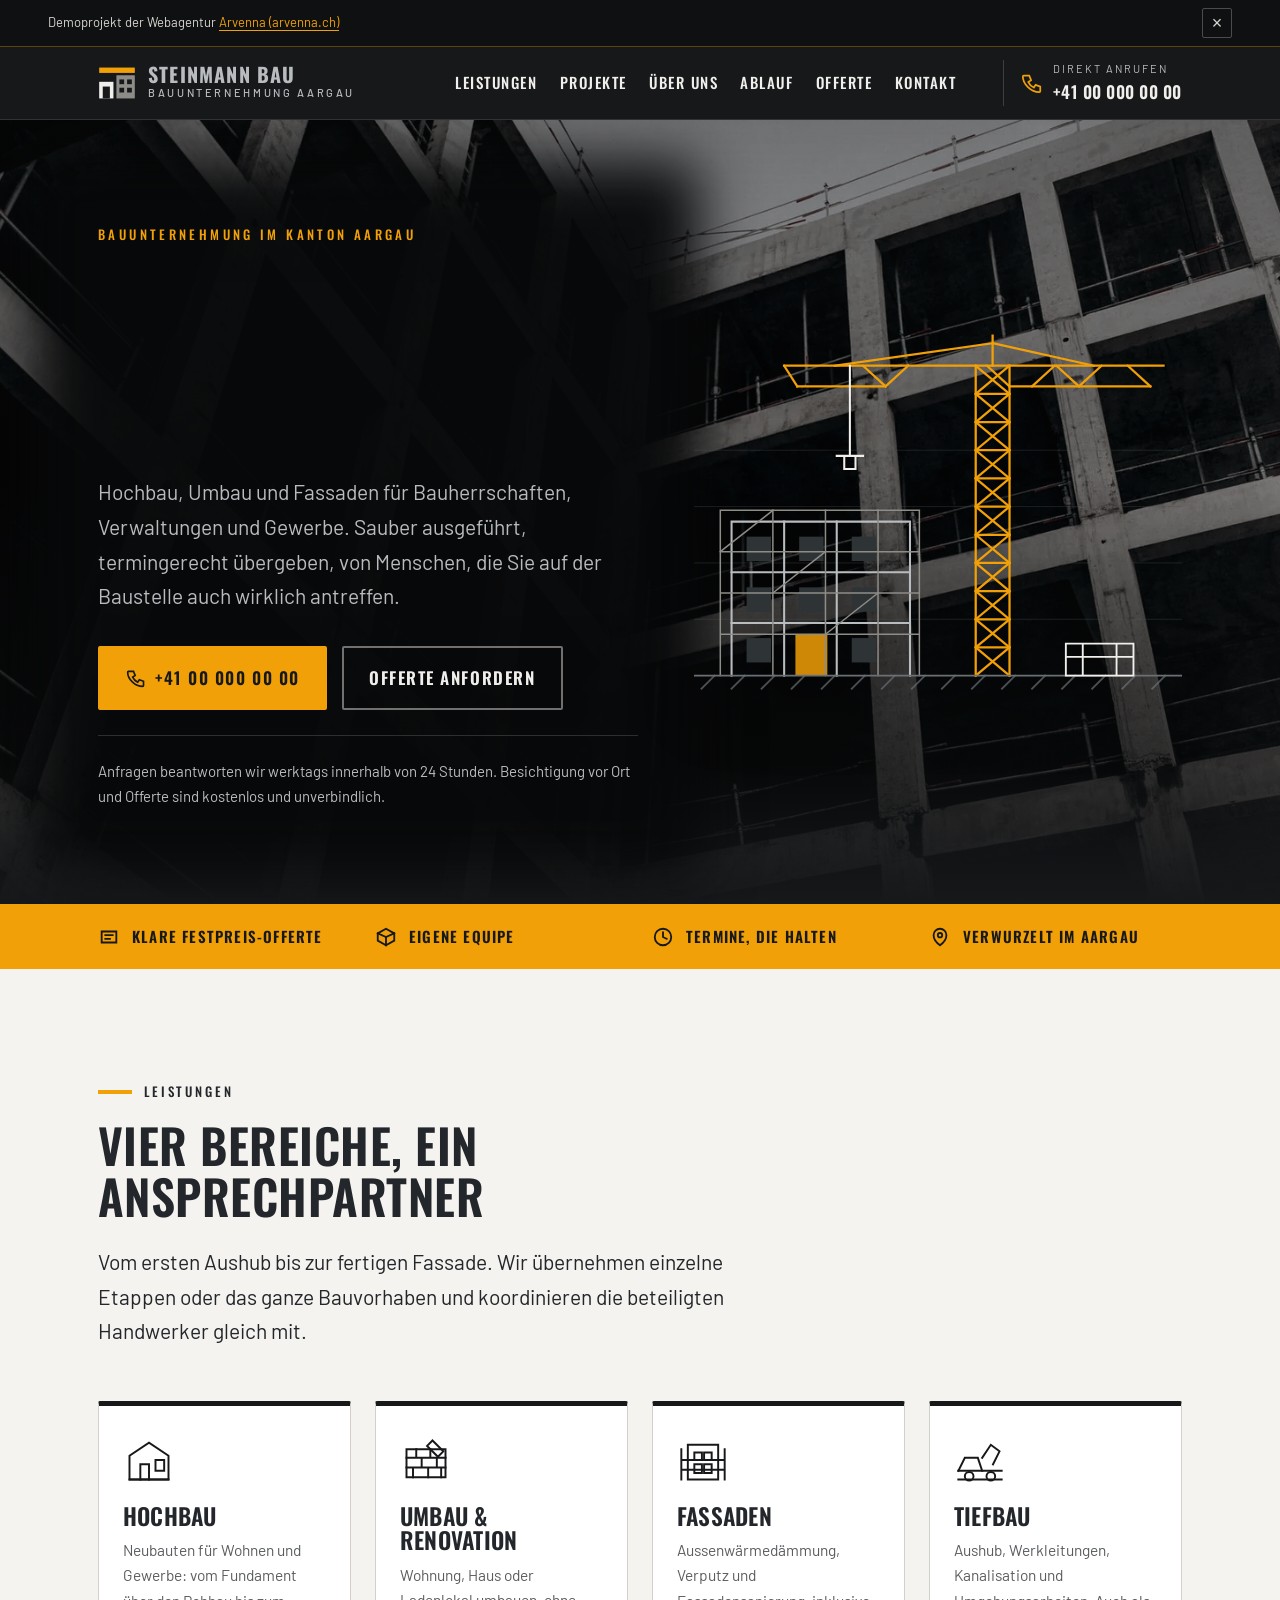
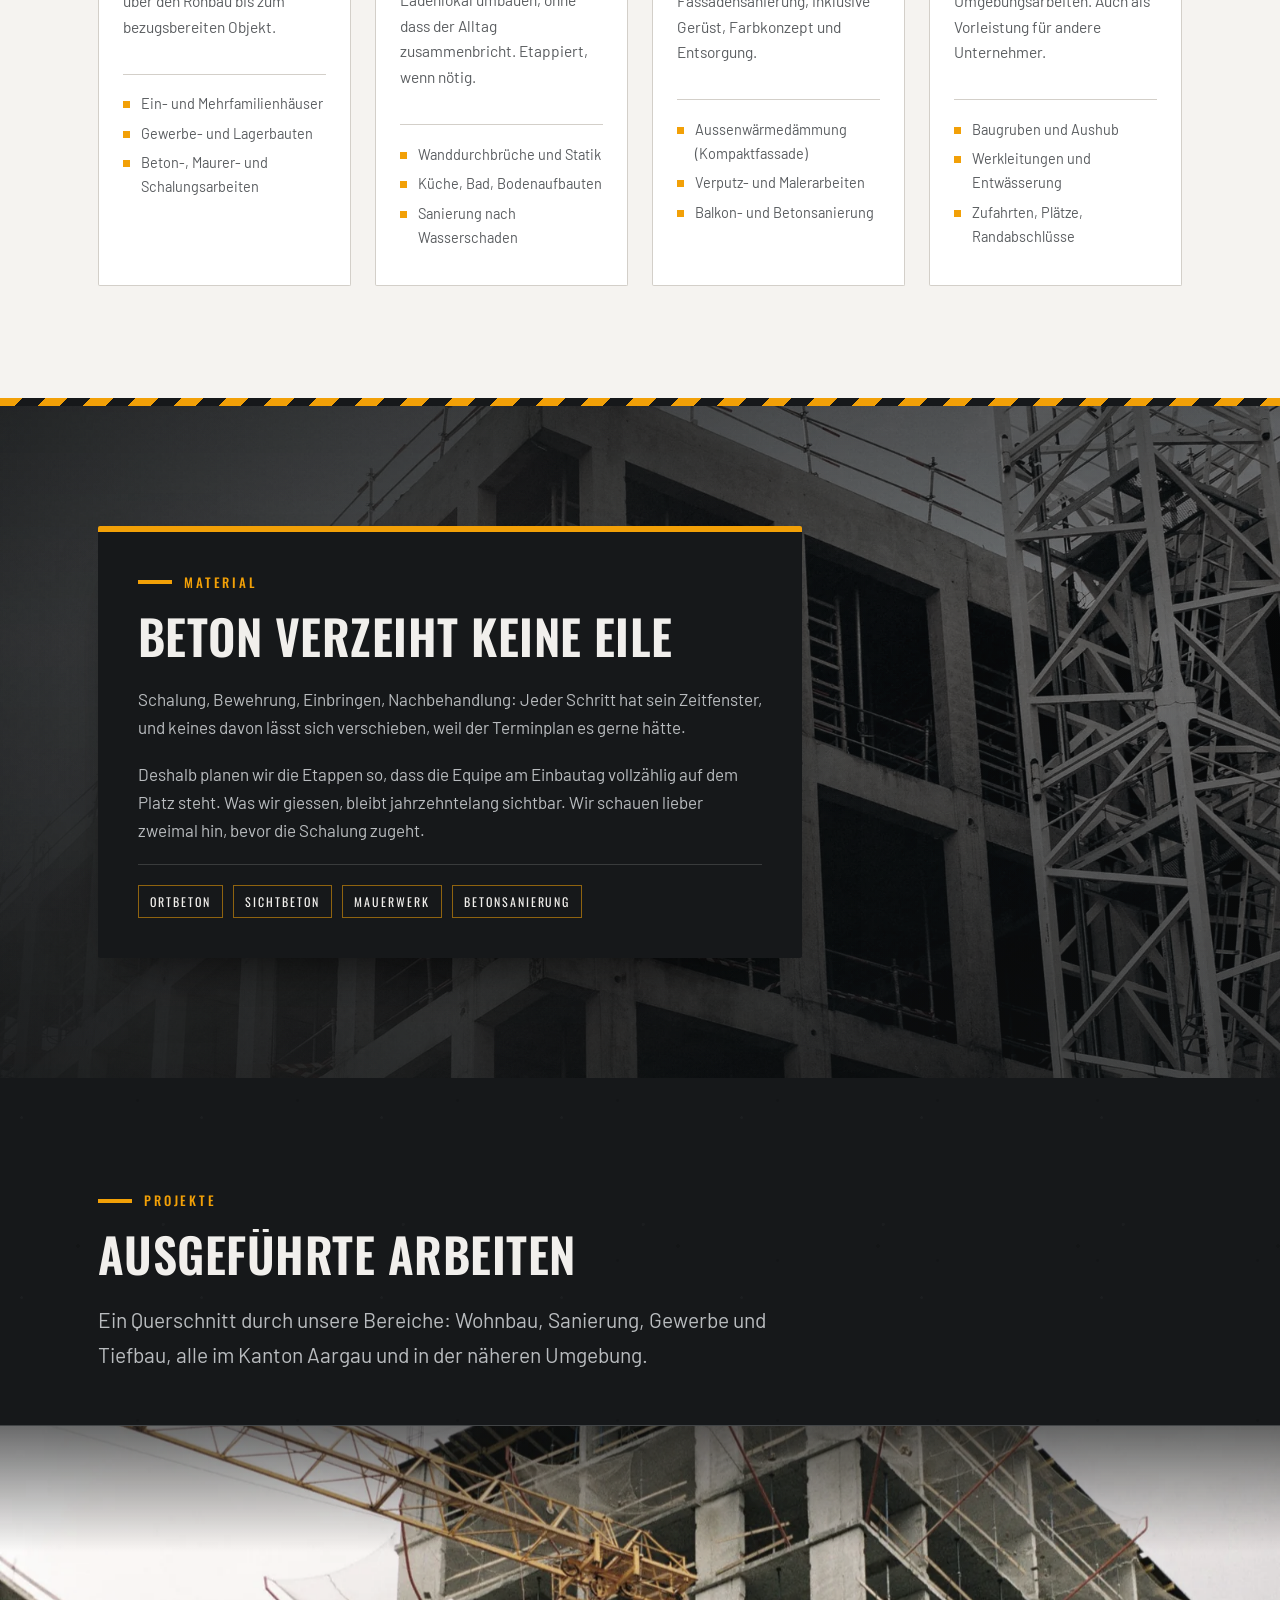
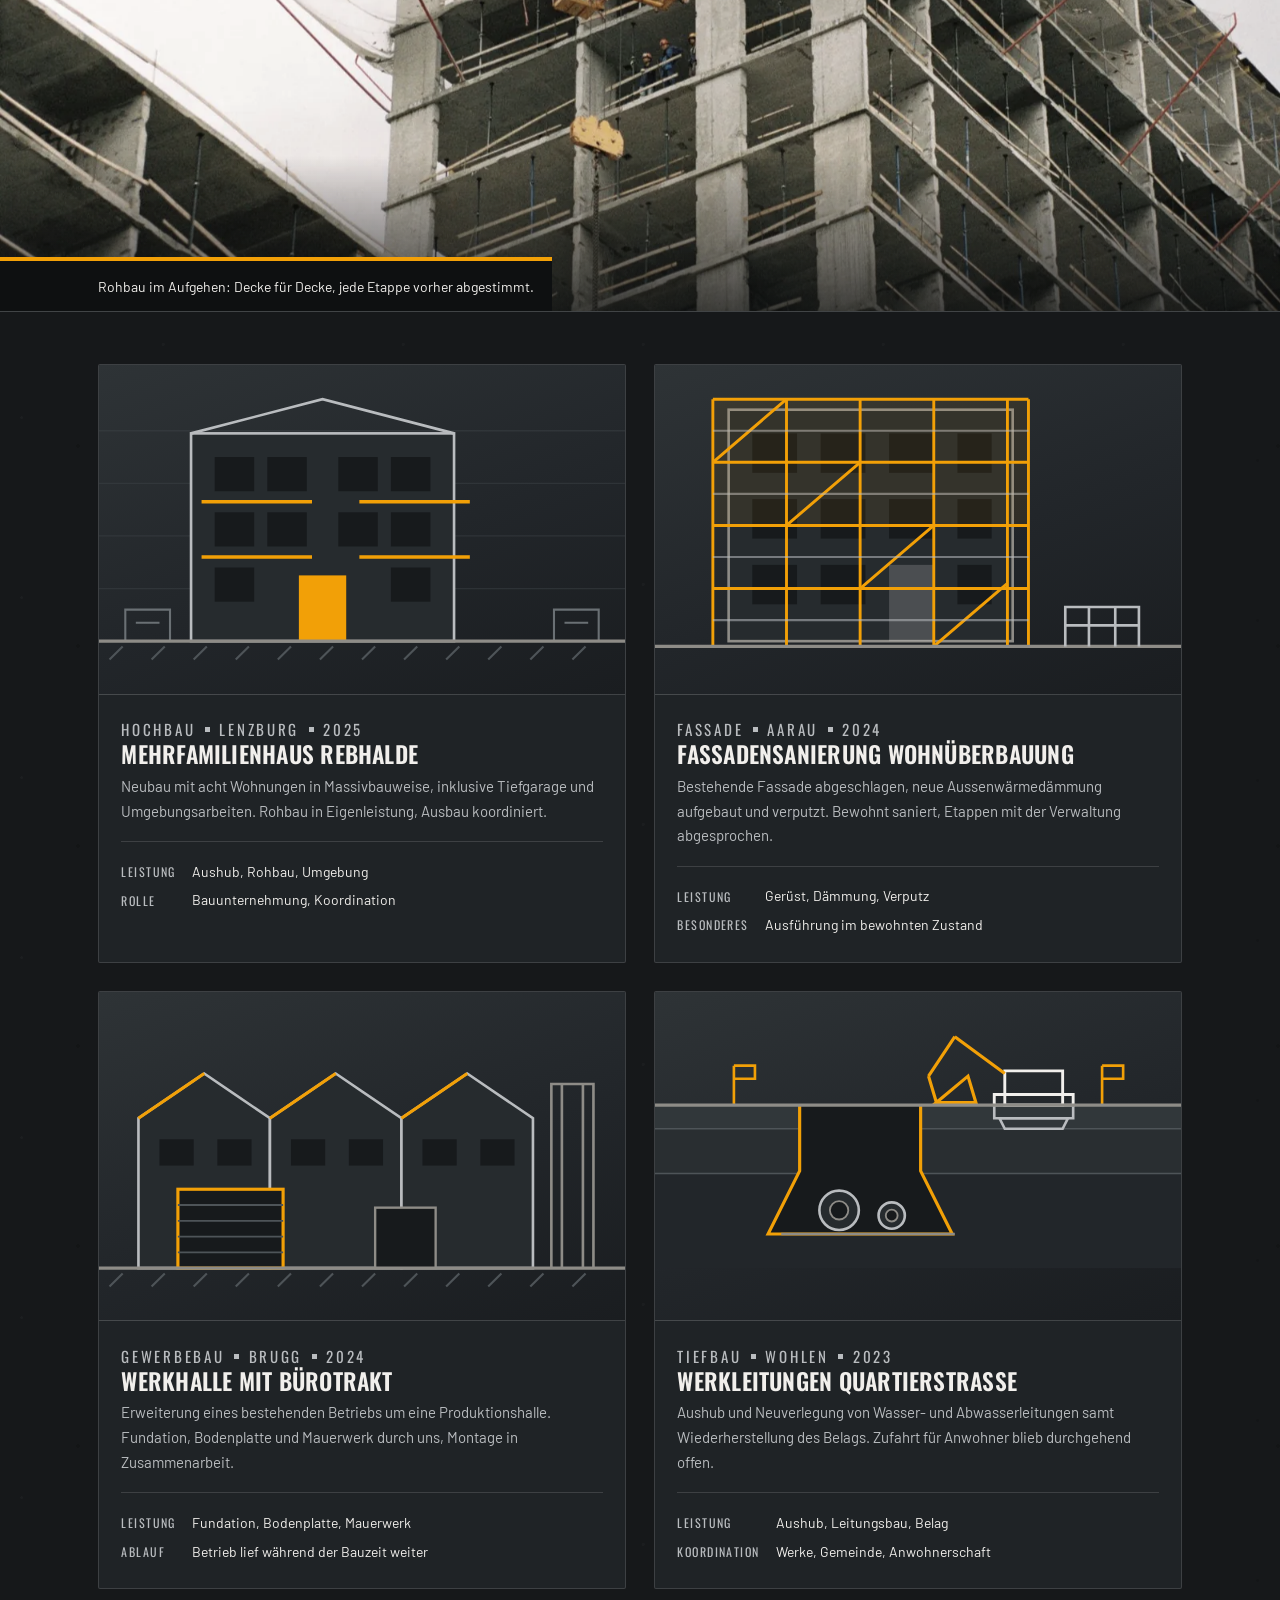
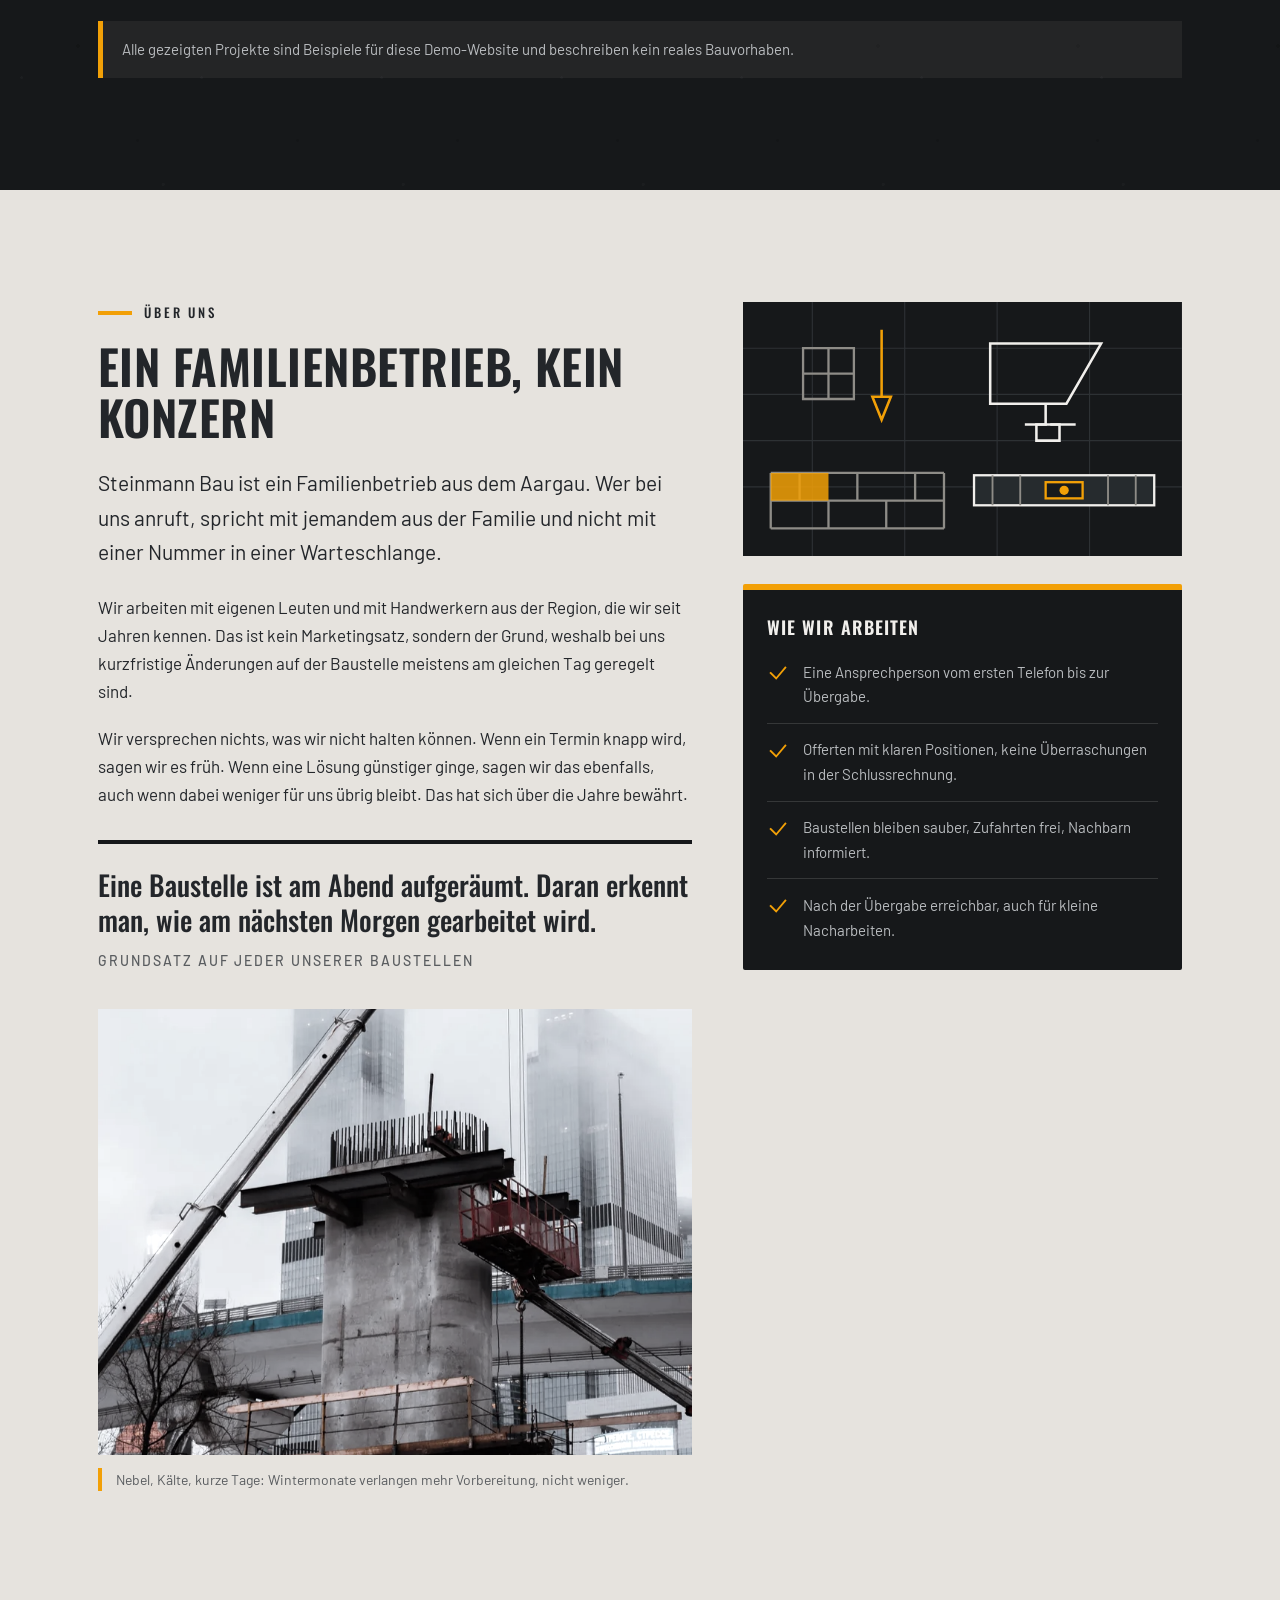
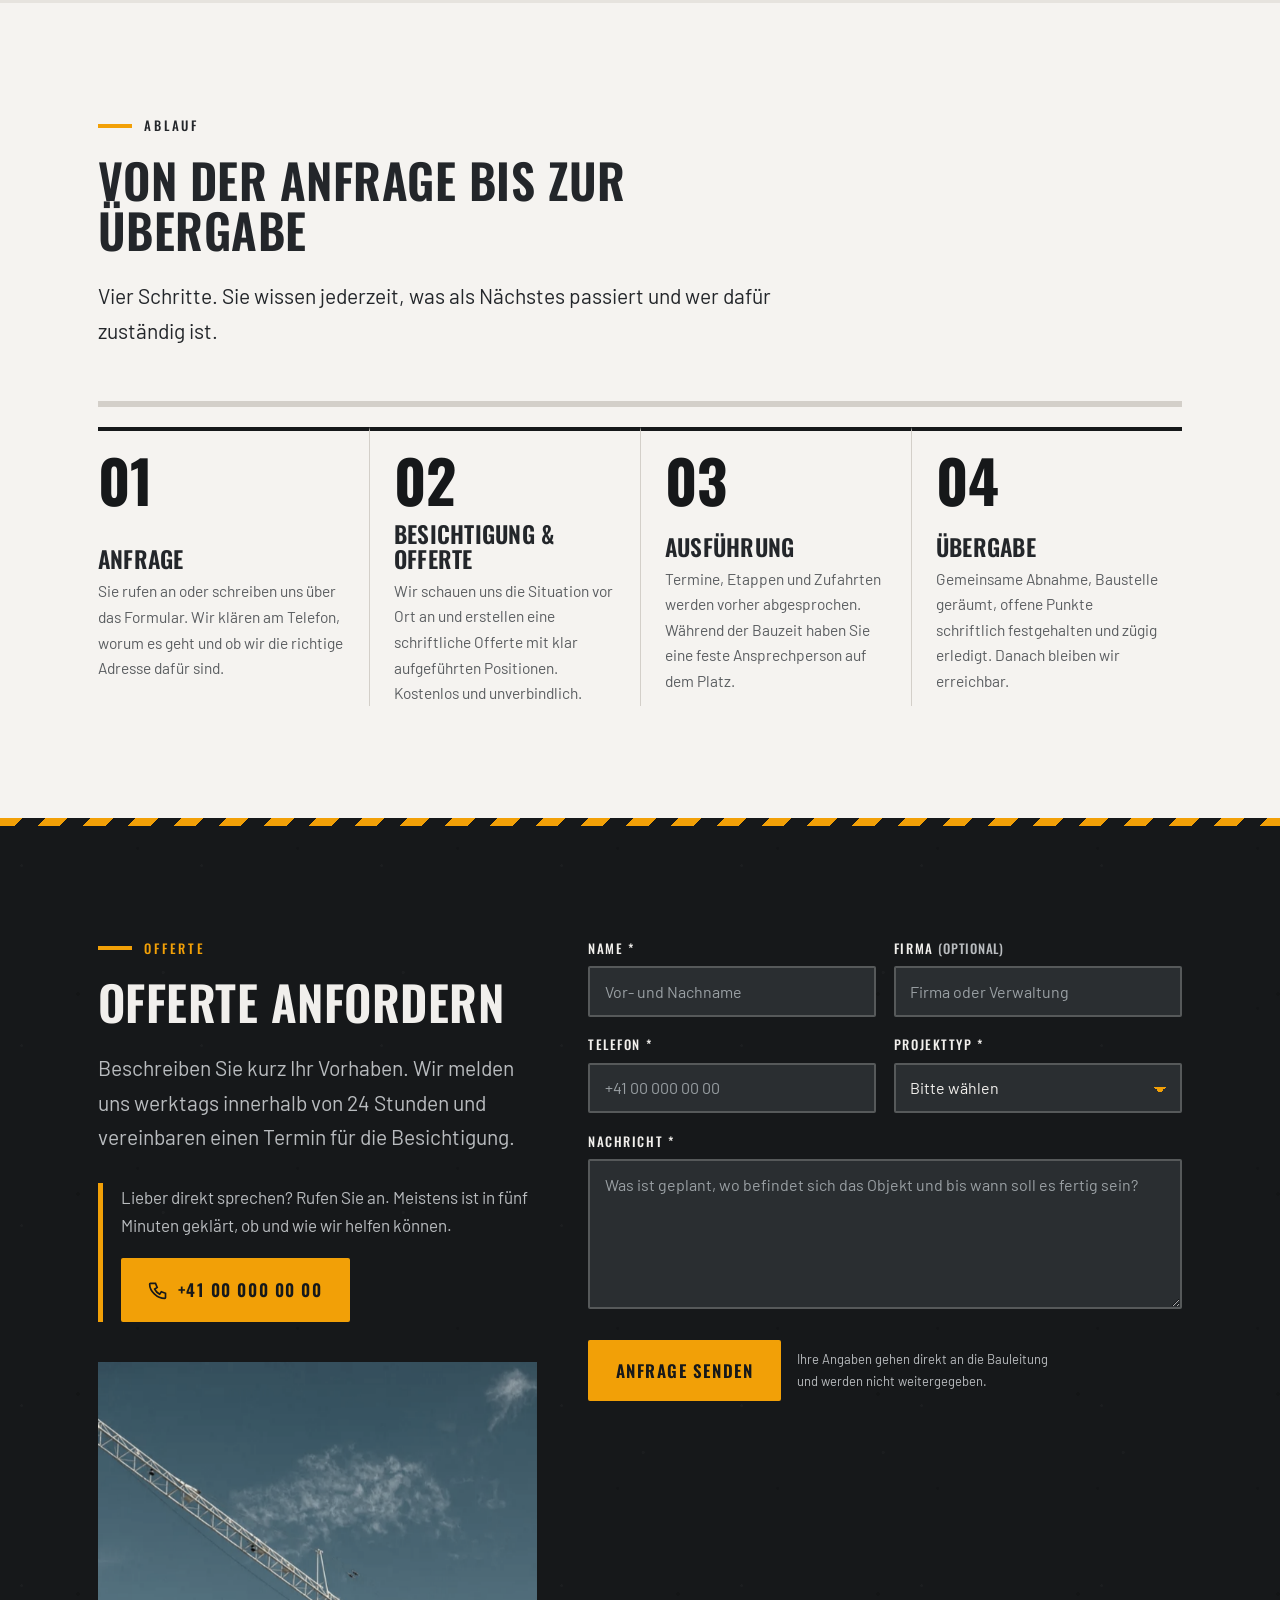
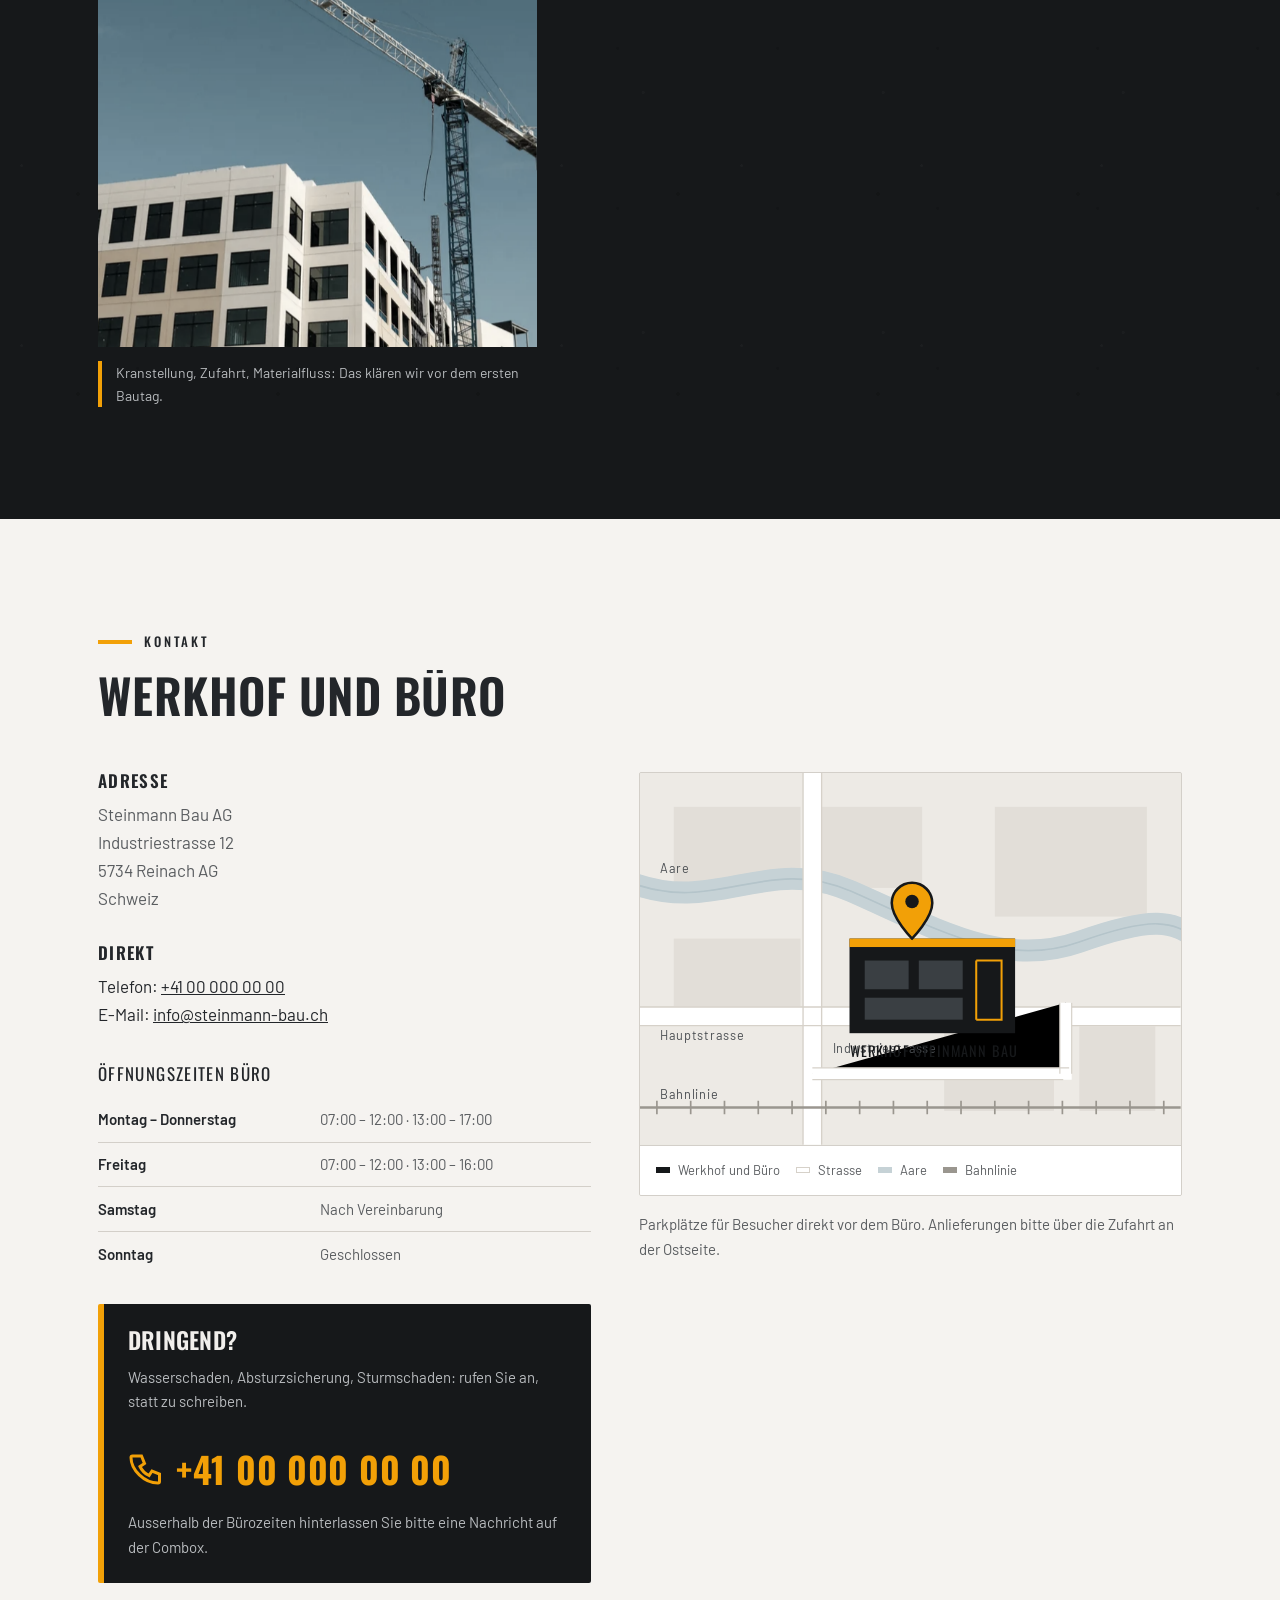
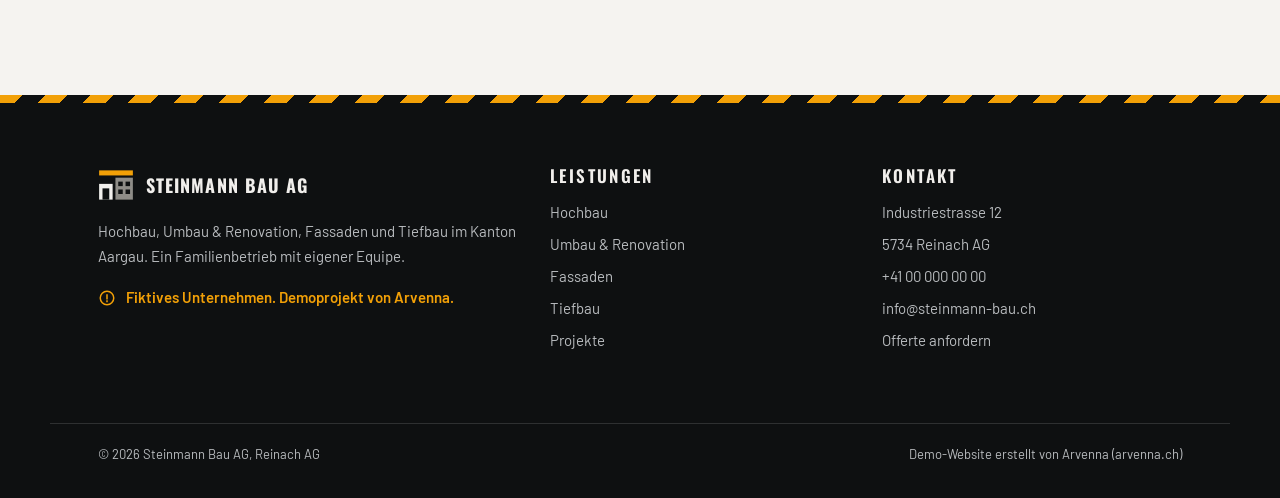
<file: demos/baufirma/index.html>
<!DOCTYPE html>
<html lang="de-CH">
<head>
<meta charset="utf-8">
<meta name="viewport" content="width=device-width, initial-scale=1">
<title>Steinmann Bau AG: Hochbau, Umbau und Fassaden im Kanton Aargau</title>
<meta name="description" content="Steinmann Bau AG: Familienbetrieb aus dem Aargau für Hochbau, Umbau &amp; Renovation, Fassaden und Tiefbau. Klare Offerten, saubere Baustellen, ein Ansprechpartner.">
<meta name="robots" content="noindex, nofollow">
<meta name="theme-color" content="#16181A">
<meta property="og:type" content="website">
<meta property="og:locale" content="de_CH">
<meta property="og:site_name" content="Steinmann Bau AG">
<meta property="og:title" content="Steinmann Bau AG: Wir bauen, was bleibt.">
<meta property="og:description" content="Hochbau, Umbau &amp; Renovation, Fassaden und Tiefbau im Kanton Aargau. Offerte anfordern oder direkt anrufen.">
<meta property="og:url" content="https://arvenna.ch/demos/baufirma/">
<meta name="twitter:card" content="summary">
<!-- Favicon: Bauklotz-Marke in Amber auf Anthrazit, als Inline-SVG -->
<link rel="icon" href="data:image/svg+xml,%3Csvg xmlns='http://www.w3.org/2000/svg' viewBox='0 0 64 64'%3E%3Crect width='64' height='64' fill='%2316181A'/%3E%3Crect x='10' y='34' width='18' height='20' fill='%23F2A007'/%3E%3Crect x='32' y='22' width='22' height='32' fill='%23E6E3DE'/%3E%3Crect x='10' y='10' width='44' height='8' fill='%23F2A007'/%3E%3C/svg%3E">
<link rel="preconnect" href="https://fonts.googleapis.com">
<link rel="preconnect" href="https://fonts.gstatic.com" crossorigin>
<link rel="stylesheet" href="https://fonts.googleapis.com/css2?family=Oswald:wght@500;600;700&family=Barlow:wght@400;500;600;700&display=swap">
<style>
/* ============================================================
   Steinmann Bau AG, Demo. Tokens
   ============================================================ */
:root{
  --charcoal:#16181A;
  --charcoal-2:#1F2326;
  --charcoal-3:#2A2E31;
  --deep:#0E1011;
  --paper:#F5F3F0;
  --concrete:#E6E3DE;
  --line:#D3CFC9;
  --ink:#23262A;
  --muted:#5A5D60;
  --amber:#F2A007;
  --amber-2:#FFB828;
  --on-dark:#F1EFEC;
  --on-dark-muted:#B9BCBF;
  --wrap:1180px;
  --gut:clamp(1.25rem, 4vw, 3rem);
  --ribbon-h:44px;
  --radius:2px; /* bewusst kantig: Baufirma, nicht Boutique */
}

*,*::before,*::after{box-sizing:border-box}
html{-webkit-text-size-adjust:100%}
/* clip statt hidden: verhindert seitliches Scrollen, ohne position:sticky zu brechen */
body{overflow-x:clip}
body{
  margin:0;
  padding-top:var(--ribbon-h);
  background:var(--paper);
  color:var(--ink);
  font-family:"Barlow",system-ui,-apple-system,"Segoe UI",sans-serif;
  font-size:clamp(1rem,0.96rem + 0.2vw,1.0625rem);
  line-height:1.65;
  -webkit-font-smoothing:antialiased;
}
img,svg{max-width:100%}
svg{display:block}

h1,h2,h3,h4{
  font-family:"Oswald",Impact,"Arial Narrow",sans-serif;
  font-weight:600;
  line-height:1.06;
  letter-spacing:.01em;
  margin:0 0 .5em;
  text-transform:uppercase;
}
h1{font-size:clamp(2.5rem,1.6rem + 4.6vw,5.25rem);font-weight:700;letter-spacing:-.005em}
h2{font-size:clamp(1.75rem,1.3rem + 2.1vw,3rem)}
h3{font-size:clamp(1.15rem,1.05rem + .5vw,1.5rem)}
h4{font-size:1.0625rem;letter-spacing:.04em}
p{margin:0 0 1.1em}
p:last-child{margin-bottom:0}
a{color:inherit}

.wrap{width:100%;max-width:var(--wrap);margin-inline:auto;padding-inline:var(--gut)}
.section{padding-block:clamp(3.5rem,2rem + 7vw,7rem)}
.section--dark{background:var(--charcoal);color:var(--on-dark)}
.section--concrete{background:var(--concrete)}

/* Abschnittslabel mit Amber-Balken */
.eyebrow{
  display:flex;align-items:center;gap:.75rem;
  font-family:"Oswald",sans-serif;font-weight:500;
  text-transform:uppercase;letter-spacing:.22em;
  font-size:.8125rem;margin:0 0 1.1rem;
}
.eyebrow::before{content:"";width:34px;height:4px;background:var(--amber);flex:none}
.section--dark .eyebrow{color:var(--amber)}
.section--dark p{color:var(--on-dark-muted)}
.lead{font-size:clamp(1.0625rem,1rem + .45vw,1.3125rem);max-width:62ch}

/* Beton-Textur: feine Aggregat-Sprenkel, sehr dezent */
.grain{position:relative;isolation:isolate}
.grain::after{
  content:"";position:absolute;inset:0;z-index:-1;pointer-events:none;opacity:.55;
  background-image:
    radial-gradient(circle at 12% 22%, rgba(255,255,255,.05) 0 1.2px, transparent 1.6px),
    radial-gradient(circle at 68% 61%, rgba(255,255,255,.045) 0 1.4px, transparent 1.8px),
    radial-gradient(circle at 39% 84%, rgba(0,0,0,.22) 0 1.6px, transparent 2px),
    radial-gradient(circle at 86% 14%, rgba(0,0,0,.18) 0 1.2px, transparent 1.6px);
  background-size:180px 180px,240px 240px,200px 200px,160px 160px;
}
/* Warnstreifen, sparsam als Trennkante eingesetzt */
.hazard{
  height:8px;
  background:repeating-linear-gradient(135deg,var(--amber) 0 16px,var(--charcoal) 16px 32px);
}
.hazard--deep{
  background:repeating-linear-gradient(135deg,var(--amber) 0 16px,var(--deep) 16px 32px);
}

/* ============================================================
   Fotografie: Blur-up, Tonung, Parallaxe
   ============================================================ */
/* Platzhalter-Miniaturen (winzige JPEGs) fuer die Blur-up-Blende */
.lq-raster{--lqip:url("[data-uri]")}
.lq-ecke{--lqip:url("[data-uri]")}
.lq-himmel{--lqip:url("[data-uri]")}
.lq-nebel{--lqip:url("[data-uri]")}
.lq-rohbau{--lqip:url("[data-uri]")}
.ph{position:relative;overflow:hidden;background:var(--charcoal-2);isolation:isolate}
/* Platzhalter: winziges JPEG, hochskaliert und weichgezeichnet */
.ph::before{
  content:"";position:absolute;inset:0;z-index:0;
  background-image:var(--lqip);background-size:cover;background-position:center;
  filter:blur(18px) saturate(.6);transform:scale(1.15);
}
.ph img{
  display:block;width:100%;height:100%;object-fit:cover;
  filter:saturate(.62) contrast(1.06);
}
.ph > img{position:relative;z-index:1}
/* Ohne JS ist das Foto sofort sichtbar. Erst mit JS wird weich eingeblendet. */
.js .ph img{opacity:0;transition:opacity .9s ease}
.js .ph img.is-loaded{opacity:1}
/* Anthrazit-Lasur: bindet die Betonfotos an die Palette */
.ph--tone::after{
  content:"";position:absolute;inset:0;z-index:3;pointer-events:none;
  background:var(--charcoal);mix-blend-mode:color;opacity:.35;
}
.ph--bleed{position:absolute;inset:0;z-index:0}
.ph-move{position:absolute;inset:-10% 0;z-index:1}
.ph-move img{height:100%}
/* Parallaxe im festen Rahmen: Bild ist hoeher als der Ausschnitt */
.ph--par > img{position:absolute;left:0;top:-12%;width:100%;height:124%;z-index:1}
.ph-43{aspect-ratio:4/3}
.ph-34{aspect-ratio:3/4}
.ph-strip{aspect-ratio:4/3}
@media (min-width:640px){.ph-strip{aspect-ratio:16/9}}
@media (min-width:1080px){.ph-strip{aspect-ratio:21/8}}

.photo-figure{margin:0}
.about-photo{margin-top:clamp(1.75rem,1rem + 2vw,2.5rem)}
.offer-photo{margin-top:clamp(1.75rem,1rem + 2vw,2.5rem)}
.photo-figure figcaption{
  margin-top:.85rem;padding-left:.9rem;
  border-left:4px solid var(--amber);
  font-size:.875rem;color:var(--muted);
}
.section--dark .photo-figure figcaption{color:var(--on-dark-muted)}

/* Vollbreiter Fotostreifen innerhalb eines Abschnitts */
.strip{
  position:relative;width:100%;
  margin:clamp(2rem,1rem + 3vw,3.25rem) 0;
  border-block:1px solid rgba(241,239,236,.16);
}
/* Der Streifen soll im dunklen Abschnitt nicht aufgeklebt wirken:
   oben und unten laeuft das Foto in Anthrazit aus. */
.strip.ph--tone::after{
  mix-blend-mode:normal;opacity:1;
  background:linear-gradient(180deg,
    rgba(14,16,17,.62) 0%,rgba(14,16,17,0) 26%,
    rgba(14,16,17,0) 68%,rgba(14,16,17,.72) 100%);
}
.strip .caption{
  position:absolute;left:0;bottom:0;z-index:4;
  max-width:min(100%,40rem);
  background:var(--deep);color:var(--on-dark);
  border-top:4px solid var(--amber);
  margin:0;font-size:.875rem;
  /* linksbuendig zum Textraster des Abschnitts, nicht zur Fensterkante */
  padding:.85rem 1.15rem .85rem max(var(--gut),calc(50% - var(--wrap) / 2 + var(--gut)));
}

/* ============================================================
   Materialband mit Betonfoto
   ============================================================ */
.band{position:relative;overflow:hidden;isolation:isolate;background:var(--charcoal)}
.band-scrim{
  position:absolute;inset:0;z-index:2;pointer-events:none;
  background:
    linear-gradient(180deg,rgba(14,16,17,.55) 0%,rgba(14,16,17,.30) 35%,rgba(14,16,17,.60) 100%),
    linear-gradient(90deg,rgba(14,16,17,.80) 0%,rgba(14,16,17,.35) 62%,rgba(14,16,17,.20) 100%);
}
.band-inner{
  position:relative;z-index:3;
  /* grosszuegig, damit das Foto oben und unten sichtbar bleibt */
  padding-block:clamp(5rem,3rem + 8vw,7.5rem);
}
/* Deckende Platte: Kontrast unabhaengig vom Foto darunter */
.band-plate{
  background:var(--charcoal);color:var(--on-dark);
  border-top:6px solid var(--amber);
  padding:clamp(1.5rem,1rem + 2.5vw,2.5rem);
  max-width:44rem;border-radius:var(--radius);
  box-shadow:0 26px 60px -30px rgba(0,0,0,.9);
}
.band-plate p{color:var(--on-dark-muted)}
.band-plate h2{color:var(--on-dark)}
.band-plate .eyebrow{color:var(--amber)}
.band-facts{
  list-style:none;display:flex;flex-wrap:wrap;gap:.5rem .65rem;
  margin:1.25rem 0 0;padding:1.25rem 0 0;
  border-top:1px solid rgba(241,239,236,.16);
}
.band-facts li{
  font-family:"Oswald",sans-serif;font-size:.75rem;letter-spacing:.16em;
  text-transform:uppercase;color:var(--on-dark);
  border:1px solid rgba(242,160,7,.55);padding:.35rem .7rem;
}

/* Fokus: immer sichtbar, immer kantig */
:where(a,button,input,select,textarea,summary):focus-visible{
  outline:3px solid var(--amber);
  outline-offset:3px;
}
.section--dark :where(a,button,input,select,textarea):focus-visible{outline-color:var(--amber-2)}

.skip{
  position:absolute;left:-9999px;top:0;
  background:var(--amber);color:var(--charcoal);
  font-weight:700;padding:.75rem 1.25rem;z-index:200;
}
.skip:focus{left:var(--gut);top:calc(var(--ribbon-h) + .5rem)}

/* ============================================================
   Buttons
   ============================================================ */
.btn{
  display:inline-flex;align-items:center;justify-content:center;gap:.6rem;
  font-family:"Oswald",sans-serif;font-weight:600;
  text-transform:uppercase;letter-spacing:.09em;
  font-size:clamp(.9375rem,.9rem + .2vw,1.0625rem);
  padding:1rem 1.6rem;border:2px solid transparent;border-radius:var(--radius);
  text-decoration:none;cursor:pointer;
  transition:background-color .18s ease,color .18s ease,border-color .18s ease,transform .18s ease;
}
.btn:hover{transform:translateY(-2px)}
.btn--amber{background:var(--amber);color:var(--charcoal);border-color:var(--amber)}
.btn--amber:hover{background:var(--amber-2);border-color:var(--amber-2)}
.btn--ghost{background:transparent;color:var(--on-dark);border-color:rgba(241,239,236,.45)}
.btn--ghost:hover{border-color:var(--on-dark);background:rgba(241,239,236,.08)}
.btn--dark{background:var(--charcoal);color:var(--on-dark);border-color:var(--charcoal)}
.btn--dark:hover{background:var(--charcoal-3);border-color:var(--charcoal-3)}
.btn svg{flex:none}

/* ============================================================
   Arvenna-Ribbon
   ============================================================ */
.arv-ribbon{
  position:fixed;inset:0 0 auto 0;z-index:120;
  display:flex;align-items:center;gap:1rem;
  padding:.5rem var(--gut);
  background:var(--deep);color:#D8D5D1;
  border-bottom:1px solid rgba(242,160,7,.35);
  font-size:.8125rem;line-height:1.35;
}
.arv-ribbon p{margin:0;flex:1 1 auto}
.arv-ribbon a{color:var(--amber);text-underline-offset:3px}
.arv-ribbon button{
  flex:none;width:30px;height:30px;
  display:grid;place-items:center;
  background:transparent;border:1px solid rgba(216,213,209,.3);
  color:#D8D5D1;font-size:1.125rem;line-height:1;cursor:pointer;border-radius:var(--radius);
}
.arv-ribbon button:hover{border-color:var(--amber);color:var(--amber)}
.arv-ribbon[hidden]{display:none}

/* ============================================================
   Header
   ============================================================ */
.site-header{
  position:sticky;top:var(--ribbon-h);z-index:100;
  background:var(--charcoal);color:var(--on-dark);
  border-bottom:1px solid rgba(241,239,236,.12);
}
.header-inner{
  display:flex;align-items:center;gap:1rem;
  min-height:72px;padding-block:.75rem;
}
.brand{display:flex;align-items:center;gap:.75rem;text-decoration:none;color:inherit;margin-right:auto}
.brand svg{width:38px;height:38px;flex:none}
.brand b{
  font-family:"Oswald",sans-serif;font-weight:700;font-size:1.25rem;
  text-transform:uppercase;letter-spacing:.06em;line-height:1;display:block;
  white-space:nowrap;
}
.brand span{
  display:block;font-size:.6875rem;letter-spacing:.24em;text-transform:uppercase;
  color:var(--on-dark-muted);font-weight:500;
}
.nav-toggle{
  display:inline-flex;align-items:center;gap:.5rem;
  background:transparent;border:2px solid rgba(241,239,236,.35);color:var(--on-dark);
  font-family:"Oswald",sans-serif;font-weight:600;text-transform:uppercase;letter-spacing:.1em;
  font-size:.875rem;padding:.55rem .8rem;border-radius:var(--radius);cursor:pointer;
}
.nav-toggle:hover{border-color:var(--amber);color:var(--amber)}
.main-nav ul{list-style:none;margin:0;padding:0}
.main-nav a{
  display:block;text-decoration:none;
  font-family:"Oswald",sans-serif;font-weight:500;text-transform:uppercase;
  letter-spacing:.1em;font-size:.9375rem;
  padding:.6rem 0;border-bottom:2px solid transparent;
}
.main-nav a:hover{color:var(--amber);border-bottom-color:var(--amber)}
.header-call{
  display:none;align-items:center;gap:.6rem;text-decoration:none;
  border-left:1px solid rgba(241,239,236,.18);padding-left:1.1rem;
}
.header-call svg{width:22px;height:22px;color:var(--amber)}
.header-call .lbl{
  display:block;font-size:.6875rem;letter-spacing:.18em;text-transform:uppercase;
  color:var(--on-dark-muted);
}
.header-call .num{
  display:block;font-family:"Oswald",sans-serif;font-weight:600;font-size:1.0625rem;
  letter-spacing:.03em;white-space:nowrap;
}
.header-call:hover .num{color:var(--amber)}

@media (max-width:1179px){
  /* Navigation als Klappmenü, Telefonnummer bleibt separat sichtbar */
  .main-nav{
    display:none;border-top:1px solid rgba(241,239,236,.12);
    padding-block:.75rem 1.25rem;flex-basis:100%;
  }
  .main-nav.is-open{display:block}
  .main-nav a{border-bottom:1px solid rgba(241,239,236,.1)}
  .main-nav li:last-child a{border-bottom:0}
  .main-nav .nav-call{color:var(--amber)}
  .header-inner{flex-wrap:wrap}
}
/* Kompakte Anruf-Schaltfläche schon auf grösseren Telefonen */
@media (min-width:620px){
  .header-call{display:flex;border-left:0;padding-left:0}
  .header-call .lbl{display:none}
}
@media (min-width:1180px){
  .nav-toggle{display:none}
  .header-inner{gap:1.5rem;flex-wrap:nowrap}
  .main-nav{display:block}
  .main-nav ul{display:flex;gap:1.4rem;align-items:center}
  .main-nav a{white-space:nowrap}
  .main-nav .nav-call{display:none}
  .header-call{border-left:1px solid rgba(241,239,236,.18);padding-left:1.1rem}
  .header-call .lbl{display:block}
}

/* ============================================================
   Hero
   ============================================================ */
.hero{
  /* Rueckfallebene, falls das Foto nicht laedt */
  background:
    linear-gradient(180deg,rgba(22,24,26,.0) 0%,rgba(22,24,26,.65) 78%,var(--charcoal) 100%),
    radial-gradient(120% 90% at 78% 8%, #33383C 0%, #22262A 42%, var(--charcoal) 78%);
  color:var(--on-dark);position:relative;overflow:hidden;isolation:isolate;
}
.hero-media{z-index:0}
/* Grundschleier ueber dem ganzen Foto, unten Uebergang in Anthrazit */
.hero-scrim{
  position:absolute;inset:0;z-index:1;pointer-events:none;
  background:linear-gradient(180deg,
    rgba(10,11,12,.52) 0%,
    rgba(10,11,12,.38) 45%,
    rgba(10,11,12,.72) 82%,
    var(--charcoal) 100%);
}
.hero-inner{
  position:relative;z-index:2;
  display:grid;gap:clamp(2rem,5vw,3.5rem);
  padding-block:clamp(3rem,2rem + 8vw,6.5rem) clamp(3rem,2rem + 6vw,5.5rem);
  align-items:center;
  min-block-size:clamp(30rem,78vh,54rem);
}
/* Zweiter, weicher Schleier direkt hinter dem Text: sichert 4.5:1 auch
   ueber den hellen Betonkanten. Laeuft als Vignette aus, keine Kante. */
.hero-copy{position:relative;isolation:isolate}
.hero-copy::before{
  content:"";position:absolute;z-index:-1;
  inset:-4rem;
  background:rgba(8,9,10,.96);
  border-radius:26px;
  /* Weichzeichner statt Verlauf: keine sichtbare Kante, gleichmaessig
     dunkel dort, wo Text steht. Gemessen: mindestens 6:1 auch ueber
     den hellsten Stellen des Betonfotos. */
  filter:blur(28px);
}
.hero h1{margin-bottom:.35em}
.hero h1 .amber{color:var(--amber);display:block}
.hero-kicker{
  font-family:"Oswald",sans-serif;font-weight:500;text-transform:uppercase;
  letter-spacing:.26em;font-size:.8125rem;color:var(--amber);margin:0 0 1.4rem;
}
.hero p.lead{color:var(--on-dark-muted);margin-bottom:2rem}
.hero-actions{display:flex;flex-wrap:wrap;gap:.9rem}
.hero-note{
  margin-top:1.6rem;padding-top:1.4rem;
  border-top:1px solid rgba(241,239,236,.16);
  font-size:.9375rem;color:var(--on-dark-muted);
}
.hero-art{position:relative}
.hero-art svg{width:100%;height:auto;filter:drop-shadow(0 18px 34px rgba(0,0,0,.65))}
@media (min-width:1000px){
  .hero-inner{grid-template-columns:1.05fr .95fr}
}
/* Langsame Ken-Burns-Fahrt auf dem Betonfoto */
@keyframes kenburns{
  from{transform:scale(1.04) translate3d(0,0,0)}
  to{transform:scale(1.15) translate3d(-2%,-1.5%,0)}
}
.js .hero-photo{animation:kenburns 34s ease-in-out infinite alternate}

/* Werte-Band in Amber (Text anthrazit, hoher Kontrast) */
.values{background:var(--amber);color:var(--charcoal)}
.values ul{
  list-style:none;margin:0;padding:0;
  display:grid;gap:0;
}
.values li{
  display:flex;align-items:center;gap:.75rem;
  padding:1.1rem 0;
  border-bottom:1px solid rgba(22,24,26,.22);
  font-family:"Oswald",sans-serif;font-weight:600;
  text-transform:uppercase;letter-spacing:.08em;font-size:.9375rem;
}
.values li:last-child{border-bottom:0}
.values svg{width:22px;height:22px;flex:none}
@media (min-width:768px){
  .values ul{grid-template-columns:repeat(2,1fr);column-gap:2rem}
  .values li:nth-last-child(2){border-bottom:0}
}
@media (min-width:1080px){
  .values ul{grid-template-columns:repeat(4,1fr);column-gap:1.5rem}
  .values li{border-bottom:0;padding-block:1.25rem}
}
/* ============================================================
   Leistungen
   ============================================================ */
.section-head{max-width:70ch;margin-bottom:clamp(2rem,1rem + 3vw,3.25rem)}
.grid-4{display:grid;gap:1.25rem}
@media (min-width:768px){.grid-4{grid-template-columns:repeat(2,1fr);gap:1.5rem}}
@media (min-width:1080px){.grid-4{grid-template-columns:repeat(4,1fr)}}

.card-service{
  background:#fff;border:1px solid var(--line);border-top:5px solid var(--charcoal);
  padding:1.75rem 1.5rem 1.85rem;border-radius:var(--radius);
  display:flex;flex-direction:column;
  transition:border-top-color .2s ease,transform .2s ease,box-shadow .2s ease;
}
.card-service:hover{
  border-top-color:var(--amber);transform:translateY(-4px);
  box-shadow:0 14px 30px -18px rgba(22,24,26,.55);
}
.card-service .icon{
  width:52px;height:52px;color:var(--charcoal);margin-bottom:1.1rem;
  transition:color .2s ease,transform .3s cubic-bezier(.22,.61,.36,1);
}
.card-service:hover .icon{color:var(--amber);transform:translateY(-3px)}
.card-service h3{margin-bottom:.55rem}
.card-service p{color:var(--muted);font-size:.9688rem}
.card-service ul{
  list-style:none;margin:1.1rem 0 0;padding:1.1rem 0 0;
  border-top:1px solid var(--line);font-size:.9063rem;color:var(--muted);
}
.card-service ul li{padding-left:1.1rem;position:relative;margin-bottom:.35rem}
.card-service ul li::before{
  content:"";position:absolute;left:0;top:.62em;width:7px;height:7px;background:var(--amber);
}

/* ============================================================
   Projekte
   ============================================================ */
.grid-2{display:grid;gap:1.5rem}
@media (min-width:768px){.grid-2{grid-template-columns:repeat(2,1fr);gap:1.75rem}}

.project{
  background:var(--charcoal-2);border:1px solid rgba(241,239,236,.14);
  border-radius:var(--radius);overflow:hidden;
  display:flex;flex-direction:column;
  transition:border-color .2s ease,transform .2s ease;
}
.project:hover{
  border-color:rgba(242,160,7,.7);transform:translateY(-6px);
  box-shadow:0 30px 50px -28px rgba(0,0,0,.95);
}
.project-art{
  position:relative;overflow:hidden;
  background:linear-gradient(160deg,#2E3336 0%,#22262A 55%,#1A1D20 100%);
  border-bottom:1px solid rgba(241,239,236,.12);
}
.project-art svg{
  width:100%;height:auto;
  transition:transform .5s cubic-bezier(.22,.61,.36,1);
}
.project:hover .project-art svg{transform:scale(1.05)}
/* Amber-Schleier zieht beim Hover ueber die Zeichnung */
.project-art::after{
  content:"";position:absolute;inset:0;pointer-events:none;
  background:linear-gradient(200deg,rgba(242,160,7,.16) 0%,rgba(242,160,7,0) 55%);
  opacity:0;transition:opacity .35s ease;
}
.project:hover .project-art::after{opacity:1}
.project-body{padding:1.4rem 1.4rem 1.6rem}
.project-meta{
  display:flex;flex-wrap:wrap;align-items:center;gap:.6rem;
  font-family:"Oswald",sans-serif;font-size:.75rem;letter-spacing:.18em;
  text-transform:uppercase;color:var(--amber);margin-bottom:.7rem;
}
.project-meta .dot{width:5px;height:5px;background:var(--on-dark-muted);flex:none}
.project-meta .year{color:var(--on-dark-muted)}
.project h3{margin-bottom:.45rem}
.project p{font-size:.9375rem;margin:0}
.project dl{
  display:grid;grid-template-columns:auto 1fr;gap:.35rem 1rem;
  margin:1.1rem 0 0;padding-top:1.1rem;
  border-top:1px solid rgba(241,239,236,.14);
  font-size:.875rem;
}
.project dt{
  font-family:"Oswald",sans-serif;text-transform:uppercase;letter-spacing:.12em;
  font-size:.75rem;color:var(--on-dark-muted);padding-top:.15rem;
}
.project dd{margin:0;color:var(--on-dark)}
.projects-note{
  margin-top:2rem;padding:1rem 1.2rem;
  border-left:5px solid var(--amber);background:rgba(241,239,236,.06);
  font-size:.9375rem;
}

/* ============================================================
   Ueber uns
   ============================================================ */
.about{display:grid;gap:clamp(2rem,4vw,3.5rem);align-items:start}
@media (min-width:900px){.about{grid-template-columns:1.15fr .85fr}}
.about blockquote{
  margin:2rem 0 0;padding:1.5rem 0 0;border-top:4px solid var(--charcoal);
  font-family:"Oswald",sans-serif;font-weight:500;text-transform:none;
  font-size:clamp(1.25rem,1.1rem + .8vw,1.75rem);line-height:1.25;
}
.about blockquote footer{
  margin-top:.9rem;font-family:"Barlow",sans-serif;font-size:.875rem;
  letter-spacing:.14em;text-transform:uppercase;color:var(--muted);
}
.about-panel{
  background:var(--charcoal);color:var(--on-dark);
  padding:1.75rem 1.5rem;border-radius:var(--radius);
  border-top:6px solid var(--amber);
}
.about-panel h3{color:var(--on-dark);font-size:1.125rem;letter-spacing:.06em}
.about-panel ul{list-style:none;margin:0;padding:0}
.about-panel li{
  display:flex;gap:.85rem;padding:.85rem 0;
  border-bottom:1px solid rgba(241,239,236,.14);
  font-size:.9375rem;color:var(--on-dark-muted);
}
.about-panel li:last-child{border-bottom:0;padding-bottom:0}
.about-panel svg{width:22px;height:22px;flex:none;color:var(--amber);margin-top:.15rem}
.about-figure{margin:0 0 1.75rem}
.about-figure svg{width:100%;height:auto}

/* ============================================================
   Ablauf
   ============================================================ */
.steps-wrap{position:relative}
/* Scrollgekoppelte Fortschrittsanzeige ueber der Ablaufliste */
.steps-progress{
  height:6px;width:100%;margin-bottom:1.25rem;
  background:var(--line);overflow:hidden;
}
.section--dark .steps-progress{background:rgba(241,239,236,.18)}
.steps-progress span{
  display:block;height:100%;width:100%;
  background:linear-gradient(90deg,var(--charcoal) 0%,var(--amber) 100%);
  transform:scaleX(0);transform-origin:left;
}
@keyframes fillbar{from{transform:scaleX(0)}to{transform:scaleX(1)}}
@supports (animation-timeline:view()){
  @media (prefers-reduced-motion:no-preference){
    .steps-wrap{view-timeline-name:--stepsTl;view-timeline-axis:block}
    .steps-progress span{
      animation:fillbar linear both;
      animation-timeline:--stepsTl;
      animation-range:entry 55% cover 80%;
    }
  }
}
.steps{
  list-style:none;margin:0;padding:0;
  display:grid;gap:0;counter-reset:step;
}
.step{
  position:relative;padding:1.6rem 0;
  border-top:1px solid rgba(241,239,236,.18);
  display:grid;grid-template-columns:auto 1fr;gap:1.1rem 1.25rem;align-items:start;
}
.step:last-child{border-bottom:1px solid rgba(241,239,236,.18)}
.step-num{
  font-family:"Oswald",sans-serif;font-weight:700;
  font-size:clamp(2.25rem,1.6rem + 2.6vw,3.75rem);
  line-height:.85;color:var(--amber);
}
.step h3{margin-bottom:.4rem}
.step p{margin:0;font-size:.9688rem}
@media (min-width:900px){
  .steps{grid-template-columns:repeat(4,1fr);gap:0}
  .step{
    border-top:4px solid var(--amber);border-bottom:0 !important;
    grid-template-columns:1fr;padding:1.5rem 1.5rem 0 0;
  }
  .step + .step{border-left:1px solid rgba(241,239,236,.18);padding-left:1.5rem}
}

/* ============================================================
   Offerte-Formular
   ============================================================ */
.offer{display:grid;gap:clamp(2rem,4vw,3.5rem);align-items:start}
@media (min-width:960px){.offer{grid-template-columns:.85fr 1.15fr}}
.form-grid{display:grid;gap:1.1rem}
@media (min-width:640px){
  .form-grid{grid-template-columns:repeat(2,1fr)}
  .field--full{grid-column:1 / -1}
}
.field label{
  display:block;font-family:"Oswald",sans-serif;font-weight:500;
  text-transform:uppercase;letter-spacing:.12em;font-size:.8125rem;
  margin-bottom:.45rem;color:var(--on-dark);
}
.field .opt{color:var(--on-dark-muted);letter-spacing:.06em}
.field input,.field select,.field textarea{
  width:100%;font-family:inherit;font-size:1rem;color:var(--on-dark);
  background:var(--charcoal-3);border:2px solid rgba(241,239,236,.22);
  border-radius:var(--radius);padding:.85rem .9rem;
}
.field textarea{min-height:150px;resize:vertical}
.field select{
  appearance:none;
  background-image:linear-gradient(45deg,transparent 50%,var(--amber) 50%),linear-gradient(135deg,var(--amber) 50%,transparent 50%);
  background-position:calc(100% - 20px) calc(50% + 2px),calc(100% - 14px) calc(50% + 2px);
  background-size:6px 6px,6px 6px;background-repeat:no-repeat;
  padding-right:2.75rem;
}
.field input::placeholder,.field textarea::placeholder{color:#9AA0A4}
.field input:hover,.field select:hover,.field textarea:hover{border-color:rgba(241,239,236,.4)}
.field input:focus,.field select:focus,.field textarea:focus{border-color:var(--amber)}
.field .err{
  display:none;margin:.4rem 0 0;font-size:.875rem;color:var(--amber-2);font-weight:600;
}
.field.is-invalid input,.field.is-invalid select,.field.is-invalid textarea{border-color:var(--amber-2)}
.field.is-invalid .err{display:block}
.hp{position:absolute;left:-9999px;width:1px;height:1px;overflow:hidden}
.form-foot{
  margin-top:1.5rem;display:flex;flex-wrap:wrap;gap:1rem;align-items:center;
}
.form-foot small{color:var(--on-dark-muted);font-size:.8125rem;max-width:38ch}
.form-success{
  display:none;margin-top:1.5rem;padding:1.25rem 1.25rem;
  background:rgba(242,160,7,.12);border-left:5px solid var(--amber);
}
.form-success.is-visible{display:block}
.form-success strong{
  display:block;font-family:"Oswald",sans-serif;text-transform:uppercase;
  letter-spacing:.08em;font-size:1.0625rem;margin-bottom:.35rem;color:var(--amber);
}
.form-success p{margin:0;font-size:.9375rem}
.offer-aside .callout{
  border-left:5px solid var(--amber);padding-left:1.1rem;margin-top:1.75rem;
}

/* ============================================================
   Kontakt
   ============================================================ */
.contact{display:grid;gap:clamp(2rem,4vw,3rem);align-items:start}
@media (min-width:900px){.contact{grid-template-columns:1fr 1.1fr}}
.contact-block{margin-bottom:2rem}
.contact-block h3{font-size:1.0625rem;letter-spacing:.08em;margin-bottom:.6rem}
.contact address{font-style:normal;color:var(--muted)}
.hours{width:100%;border-collapse:collapse;font-size:.9375rem}
.hours caption{
  text-align:left;font-family:"Oswald",sans-serif;text-transform:uppercase;
  letter-spacing:.08em;font-size:1.0625rem;color:var(--ink);padding-bottom:.6rem;
}
.hours th,.hours td{padding:.6rem 0;border-bottom:1px solid var(--line);text-align:left}
.hours th{font-weight:600;color:var(--ink);width:45%}
.hours td{color:var(--muted)}
.hours tr:last-child th,.hours tr:last-child td{border-bottom:0}
.map{
  border:1px solid var(--line);border-radius:var(--radius);overflow:hidden;background:#EDEAE5;
}
.map svg{width:100%;height:auto}
.map-legend{
  display:flex;flex-wrap:wrap;gap:1rem;padding:.85rem 1rem;
  border-top:1px solid var(--line);background:#fff;font-size:.8125rem;color:var(--muted);
}
.map-legend span{display:flex;align-items:center;gap:.5rem}
.map-legend i{width:14px;height:6px;flex:none;display:block}
.call-block{
  margin-top:1.75rem;background:var(--charcoal);color:var(--on-dark);
  padding:1.5rem;border-radius:var(--radius);border-left:6px solid var(--amber);
}
.call-block p{color:var(--on-dark-muted);font-size:.9375rem}
.call-block .tel{
  display:inline-flex;align-items:center;gap:.75rem;text-decoration:none;
  font-family:"Oswald",sans-serif;font-weight:700;
  font-size:clamp(1.5rem,1.1rem + 2vw,2.25rem);letter-spacing:.02em;
  color:var(--amber);margin-block:.5rem .75rem;
}
.call-block .tel svg{width:1em;height:1em}
.call-block .tel:hover{color:var(--amber-2)}

/* ============================================================
   Footer
   ============================================================ */
.site-footer{background:var(--deep);color:var(--on-dark-muted);font-size:.9375rem}
.footer-top{
  display:grid;gap:2rem;
  padding-block:clamp(2.5rem,2rem + 3vw,4rem);
}
@media (min-width:768px){.footer-top{grid-template-columns:1.4fr 1fr 1fr}}
.site-footer h4{color:var(--on-dark);letter-spacing:.14em;margin-bottom:.9rem}
.site-footer ul{list-style:none;margin:0;padding:0}
.site-footer li{margin-bottom:.45rem}
.site-footer a{text-decoration:none}
.site-footer a:hover{color:var(--amber);text-decoration:underline;text-underline-offset:3px}
.footer-brand{display:flex;align-items:center;gap:.75rem;margin-bottom:1rem;color:var(--on-dark)}
.footer-brand svg{width:36px;height:36px;flex:none}
.footer-brand b{
  font-family:"Oswald",sans-serif;text-transform:uppercase;
  letter-spacing:.06em;font-size:1.125rem;
}
.footer-bottom p{margin:0}
.map-note{margin-top:1rem;color:var(--muted);font-size:.9375rem}
.footer-bottom{
  border-top:1px solid rgba(241,239,236,.14);
  padding-block:1.25rem 2rem;
  display:flex;flex-wrap:wrap;gap:.75rem 1.5rem;justify-content:space-between;
  font-size:.8125rem;
}
.fiction{
  display:inline-flex;align-items:center;gap:.6rem;
  color:var(--amber);font-weight:600;
}
.fiction svg{width:18px;height:18px;flex:none}

/* Ablauf auf hellem Grund: Linien und Ziffern in Anthrazit,
   Amber bleibt reiner Flaechen-Akzent (Amber-Text auf Hell = zu wenig Kontrast) */
.steps--light .step{border-top-color:var(--line)}
.steps--light .step:last-child{border-bottom-color:var(--line)}
.steps--light .step-num{color:var(--charcoal)}
.steps--light .step p{color:var(--muted)}
@media (min-width:900px){
  .steps--light .step{border-top:4px solid var(--charcoal)}
  .steps--light .step + .step{border-left-color:var(--line)}
}

/* ============================================================
   Scroll-Reveal + Reduced Motion
   ============================================================ */
.reveal{opacity:0;transform:translateY(22px)}
.reveal.is-visible{
  opacity:1;transform:none;
  transition:opacity .7s ease,transform .7s cubic-bezier(.22,.61,.36,1);
  /* --i wird per JS gesetzt: Karten einer Reihe kommen versetzt an */
  transition-delay:calc(var(--i,0) * 90ms);
}
/* Ueberschriften wischen von links auf. Nur mit JS, sonst immer sichtbar. */
.js .wipe{clip-path:inset(0 101% 0 0)}
.js .reveal.is-visible .wipe,.js .wipe.is-visible{
  clip-path:inset(0 0 0 0);
  transition:clip-path .9s cubic-bezier(.22,.61,.36,1) 60ms;
}
/* Amber-Balken des Abschnittslabels zieht sich auf */
.js .reveal .eyebrow::before{transform:scaleX(0);transform-origin:left}
.js .reveal.is-visible .eyebrow::before{
  transform:scaleX(1);transition:transform .55s cubic-bezier(.22,.61,.36,1);
}
@media (prefers-reduced-motion:reduce){
  *,*::before,*::after{
    animation-duration:.001ms !important;animation-iteration-count:1 !important;
    transition-duration:.001ms !important;transition-delay:0ms !important;
    scroll-behavior:auto !important;
  }
  .reveal{opacity:1;transform:none}
  .btn:hover,.card-service:hover,.project:hover{transform:none}
  .card-service:hover .icon,.project:hover .project-art svg{transform:none}
  .js .hero-photo{animation:none;transform:none}
  .js .wipe,.js .reveal.is-visible .wipe{clip-path:none}
  .js .reveal .eyebrow::before,.js .reveal.is-visible .eyebrow::before{transform:none}
  .ph-move,.ph--par > img{transform:none !important}
  .steps-progress span{transform:scaleX(1) !important;animation:none !important}
}
html{scroll-behavior:smooth;scroll-padding-top:calc(var(--ribbon-h) + 84px)}
@media print{.arv-ribbon,.site-header{position:static}}
</style>
<!-- Markiert aktives JS, bevor der Body rendert: erst dann wird die
     Blur-up-Blende der Fotos aktiviert. Ohne JS bleibt alles sichtbar. -->
<script>document.documentElement.className+=' js';</script>
</head>
<body>
<noscript><style>.reveal{opacity:1;transform:none}.main-nav{display:block !important}.steps-progress span{transform:scaleX(1)}</style></noscript>

<!-- Arvenna-Hinweis. Lokale Vorschau: relativer Pfad zur Startseite dieses Repos. -->
<div class="arv-ribbon" id="arvRibbon">
  <p>Demoprojekt der Webagentur <a href="../../index.html">Arvenna (arvenna.ch)</a></p>
  <button type="button" aria-label="Hinweis schliessen">&times;</button>
</div>

<a class="skip" href="#main">Direkt zum Inhalt</a>

<header class="site-header">
  <div class="wrap header-inner">
    <a class="brand" href="#top">
      <!-- Bauklotz-Marke: gestapelte Baukoerper mit Amber-Traeger -->
      <svg viewBox="0 0 64 64" role="img" aria-label="Steinmann Bau AG">
        <rect x="2" y="6" width="60" height="9" fill="#F2A007"/>
        <rect x="2" y="30" width="24" height="28" fill="#F1EFEC"/>
        <rect x="31" y="19" width="31" height="39" fill="#8E8C87"/>
        <rect x="36" y="26" width="8" height="8" fill="#16181A"/>
        <rect x="49" y="26" width="8" height="8" fill="#16181A"/>
        <rect x="36" y="40" width="8" height="8" fill="#16181A"/>
        <rect x="49" y="40" width="8" height="8" fill="#16181A"/>
        <rect x="8" y="38" width="12" height="20" fill="#16181A"/>
      </svg>
      <span class="brand-text">
        <b>Steinmann Bau</b>
        <span>Bauunternehmung Aargau</span>
      </span>
    </a>

    <button class="nav-toggle" id="navToggle" type="button" aria-expanded="false" aria-controls="mainNav">
      <svg width="18" height="14" viewBox="0 0 18 14" aria-hidden="true" fill="currentColor">
        <rect y="0" width="18" height="2.4"/><rect y="5.8" width="18" height="2.4"/><rect y="11.6" width="18" height="2.4"/>
      </svg>
      Menü
    </button>

    <nav class="main-nav" id="mainNav" aria-label="Hauptnavigation">
      <ul>
        <li><a href="#leistungen">Leistungen</a></li>
        <li><a href="#projekte">Projekte</a></li>
        <li><a href="#ueber-uns">Über uns</a></li>
        <li><a href="#ablauf">Ablauf</a></li>
        <li><a href="#offerte">Offerte</a></li>
        <li><a href="#kontakt">Kontakt</a></li>
        <li><a class="nav-call" href="tel:+41000000000">Anrufen: +41 00 000 00 00</a></li>
      </ul>
    </nav>

    <a class="header-call" href="tel:+41000000000">
      <svg viewBox="0 0 24 24" fill="none" stroke="currentColor" stroke-width="1.9" stroke-linecap="square" aria-hidden="true">
        <path d="M4 4h5l2 5-3 2c1.2 2.6 3.4 4.8 6 6l2-3 5 2v5c0 .6-.4 1-1 1C10.8 22 2 13.2 2 5c0-.6.4-1 1-1z"/>
      </svg>
      <span>
        <span class="lbl">Direkt anrufen</span>
        <span class="num">+41 00 000 00 00</span>
      </span>
    </a>
  </div>
</header>

<main id="main">

  <!-- ========================= HERO ========================= -->
  <section class="hero grain" id="top" aria-labelledby="hero-title">
    <!-- Betonskelett als Hintergrund: Parallaxe auf der Huelle,
         langsame Ken-Burns-Fahrt auf dem Bild selbst. -->
    <div class="ph ph--bleed ph--tone hero-media lq-raster">
      <div class="ph-move" data-par="70">
        <img class="hero-photo"
             src="../../assets/img/baufirma/beton-raster-800.webp"
             srcset="../../assets/img/baufirma/beton-raster-800.webp 800w,
                     ../../assets/img/baufirma/beton-raster-1600.webp 1600w"
             sizes="100vw"
             alt="Blick von unten in ein Betonskelett: Stockwerk um Stockwerk offene Fensteröffnungen zwischen Stützen und Deckenplatten"
             width="1600" height="1067" loading="eager" fetchpriority="high" decoding="async">
      </div>
    </div>
    <div class="hero-scrim" aria-hidden="true"></div>

    <div class="wrap hero-inner">
      <div class="hero-copy">
        <p class="hero-kicker">Bauunternehmung im Kanton Aargau</p>
        <h1 id="hero-title" class="wipe">Wir bauen,<span class="amber">was bleibt.</span></h1>
        <p class="lead">Hochbau, Umbau und Fassaden für Bauherrschaften, Verwaltungen und Gewerbe. Sauber ausgeführt, termingerecht übergeben, von Menschen, die Sie auf der Baustelle auch wirklich antreffen.</p>
        <div class="hero-actions">
          <a class="btn btn--amber" href="tel:+41000000000">
            <svg width="20" height="20" viewBox="0 0 24 24" fill="none" stroke="currentColor" stroke-width="2" stroke-linecap="square" aria-hidden="true">
              <path d="M4 4h5l2 5-3 2c1.2 2.6 3.4 4.8 6 6l2-3 5 2v5c0 .6-.4 1-1 1C10.8 22 2 13.2 2 5c0-.6.4-1 1-1z"/>
            </svg>
            +41 00 000 00 00
          </a>
          <a class="btn btn--ghost" href="#offerte">Offerte anfordern</a>
        </div>
        <p class="hero-note">Anfragen beantworten wir werktags innerhalb von 24 Stunden. Besichtigung vor Ort und Offerte sind kostenlos und unverbindlich.</p>
      </div>

      <div class="hero-art" aria-hidden="true">
        <!-- Linienzeichnung: Turmdrehkran ueber Rohbau mit Geruest -->
        <svg viewBox="0 0 520 460" fill="none" stroke-linecap="square">
          <g stroke="#4A5054" stroke-width="1">
            <path d="M0 400h520M0 340h520M0 280h520M0 220h520M0 160h520" opacity=".35"/>
          </g>
          <!-- Kranmast -->
          <g stroke="#F2A007" stroke-width="2.4">
            <path d="M300 400V70M336 400V70"/>
            <path d="M300 400l36-30M336 400l-36-30M300 370l36-30M336 370l-36-30M300 340l36-30M336 340l-36-30M300 310l36-30M336 310l-36-30M300 280l36-30M336 280l-36-30M300 250l36-30M336 250l-36-30M300 220l36-30M336 220l-36-30M300 190l36-30M336 190l-36-30M300 160l36-30M336 160l-36-30M300 130l36-30M336 130l-36-30M300 100l36-30M336 100l-36-30"/>
            <path d="M300 370h36M300 340h36M300 310h36M300 280h36M300 250h36M300 220h36M300 190h36M300 160h36M300 130h36M300 100h36"/>
          </g>
          <!-- Ausleger + Gegenausleger -->
          <g stroke="#F2A007" stroke-width="2.4">
            <path d="M96 70h404M110 92h94M336 92h150"/>
            <path d="M110 92L96 70M204 92l-24-22M204 92l24-22M336 92l-24-22M360 92l24-22M410 92l-24-22M410 92l24-22M486 92l-24-22"/>
            <path d="M318 46l108 24M318 46L150 70"/>
            <path d="M318 70V38"/>
          </g>
          <!-- Laufkatze + Haken -->
          <g stroke="#F1EFEC" stroke-width="2.2">
            <path d="M166 70v96"/>
            <path d="M152 166h28M160 166v14M172 166v14M160 180h12"/>
          </g>
          <!-- Rohbau -->
          <g stroke="#B9BCBF" stroke-width="2.2">
            <path d="M40 400V236h190v164"/>
            <path d="M40 290h190M40 344h190M96 236v164M152 236v164"/>
          </g>
          <!-- Fenstereinsaetze -->
          <g fill="#2E3336" stroke="none">
            <rect x="56" y="252" width="26" height="26"/><rect x="112" y="252" width="26" height="26"/><rect x="168" y="252" width="26" height="26"/>
            <rect x="56" y="306" width="26" height="26"/><rect x="112" y="306" width="26" height="26"/><rect x="168" y="306" width="26" height="26"/>
            <rect x="56" y="360" width="26" height="26"/><rect x="168" y="360" width="26" height="26"/>
          </g>
          <rect x="108" y="356" width="34" height="44" fill="#F2A007" stroke="none" opacity=".85"/>
          <!-- Geruest vor dem Rohbau -->
          <g stroke="#8E8C87" stroke-width="1.6">
            <path d="M28 400V224M240 400V224M28 224h212M28 268h212M28 312h212M28 356h212"/>
            <path d="M84 400V224M140 400V224M196 400V224"/>
            <path d="M28 268l56-44M84 312l56-44M140 356l56-44"/>
          </g>
          <!-- Baugrund -->
          <g stroke="#6A7074" stroke-width="2">
            <path d="M0 400h520"/>
            <path d="M8 414l14-14M40 414l14-14M72 414l14-14M104 414l14-14M136 414l14-14M168 414l14-14M200 414l14-14M232 414l14-14M264 414l14-14M296 414l14-14M328 414l14-14M360 414l14-14M392 414l14-14M424 414l14-14M456 414l14-14M488 414l14-14" opacity=".7"/>
          </g>
          <!-- Materialpalette -->
          <g stroke="#F1EFEC" stroke-width="2">
            <path d="M396 400v-34h72v34zM396 380h72M414 366v34M450 366v34"/>
          </g>
        </svg>
      </div>
    </div>
    <div class="hazard" role="presentation"></div>
  </section>

  <!-- ========================= WERTE ========================= -->
  <section class="values" aria-label="Was Sie von uns erwarten dürfen">
    <div class="wrap">
      <ul>
        <li>
          <svg viewBox="0 0 24 24" fill="none" stroke="currentColor" stroke-width="2" stroke-linecap="square" aria-hidden="true"><path d="M4 6h16v12H4z"/><path d="M8 10h8M8 14h5"/></svg>
          Klare Festpreis-Offerte
        </li>
        <li>
          <svg viewBox="0 0 24 24" fill="none" stroke="currentColor" stroke-width="2" stroke-linecap="square" aria-hidden="true"><path d="M12 3l9 5v8l-9 5-9-5V8z"/><path d="M12 12v9"/><path d="M3 8l9 4 9-4"/></svg>
          Eigene Equipe
        </li>
        <li>
          <svg viewBox="0 0 24 24" fill="none" stroke="currentColor" stroke-width="2" stroke-linecap="square" aria-hidden="true"><circle cx="12" cy="12" r="9"/><path d="M12 7v5l4 2"/></svg>
          Termine, die halten
        </li>
        <li>
          <svg viewBox="0 0 24 24" fill="none" stroke="currentColor" stroke-width="2" stroke-linecap="square" aria-hidden="true"><path d="M12 21s7-5.2 7-11a7 7 0 10-14 0c0 5.8 7 11 7 11z"/><circle cx="12" cy="10" r="2.4"/></svg>
          Verwurzelt im Aargau
        </li>
      </ul>
    </div>
  </section>
  <!-- ========================= LEISTUNGEN ========================= -->
  <section class="section" id="leistungen" aria-labelledby="leistungen-title">
    <div class="wrap">
      <div class="section-head reveal">
        <p class="eyebrow">Leistungen</p>
        <h2 id="leistungen-title" class="wipe">Vier Bereiche, ein Ansprechpartner</h2>
        <p class="lead">Vom ersten Aushub bis zur fertigen Fassade. Wir übernehmen einzelne Etappen oder das ganze Bauvorhaben und koordinieren die beteiligten Handwerker gleich mit.</p>
      </div>

      <div class="grid-4" data-stagger>
        <article class="card-service reveal">
          <svg class="icon" viewBox="0 0 48 48" fill="none" stroke="currentColor" stroke-width="1.8" stroke-linecap="square" aria-hidden="true">
            <path d="M6 42V20l18-12 18 12v22z"/>
            <path d="M6 42h36"/>
            <path d="M16 42V28h8v14"/>
            <path d="M30 24h8v10h-8z"/>
          </svg>
          <h3>Hochbau</h3>
          <p>Neubauten für Wohnen und Gewerbe: vom Fundament über den Rohbau bis zum bezugsbereiten Objekt.</p>
          <ul>
            <li>Ein- und Mehrfamilienhäuser</li>
            <li>Gewerbe- und Lagerbauten</li>
            <li>Beton-, Maurer- und Schalungsarbeiten</li>
          </ul>
        </article>

        <article class="card-service reveal">
          <svg class="icon" viewBox="0 0 48 48" fill="none" stroke="currentColor" stroke-width="1.8" stroke-linecap="square" aria-hidden="true">
            <path d="M6 14h36v26H6z"/>
            <path d="M6 22h36M6 31h36M15 14v8M28 14v8M20 22v9M34 22v9M12 31v9M26 31v9M38 31v9"/>
            <path d="M30 6l10 10-5 5-10-10z"/>
          </svg>
          <h3>Umbau &amp; Renovation</h3>
          <p>Wohnung, Haus oder Ladenlokal umbauen, ohne dass der Alltag zusammenbricht. Etappiert, wenn nötig.</p>
          <ul>
            <li>Wanddurchbrüche und Statik</li>
            <li>Küche, Bad, Bodenaufbauten</li>
            <li>Sanierung nach Wasserschaden</li>
          </ul>
        </article>

        <article class="card-service reveal">
          <svg class="icon" viewBox="0 0 48 48" fill="none" stroke="currentColor" stroke-width="1.8" stroke-linecap="square" aria-hidden="true">
            <path d="M10 42V10h28v32z"/>
            <path d="M16 17h7v7h-7zM25 17h7v7h-7zM16 28h7v8h-7zM25 28h7v8h-7z"/>
            <path d="M4 42V14M44 42V14M4 24h40M4 33h40"/>
          </svg>
          <h3>Fassaden</h3>
          <p>Aussenwärmedämmung, Verputz und Fassadensanierung, inklusive Gerüst, Farbkonzept und Entsorgung.</p>
          <ul>
            <li>Aussenwärmedämmung (Kompaktfassade)</li>
            <li>Verputz- und Malerarbeiten</li>
            <li>Balkon- und Betonsanierung</li>
          </ul>
        </article>

        <article class="card-service reveal">
          <svg class="icon" viewBox="0 0 48 48" fill="none" stroke="currentColor" stroke-width="1.8" stroke-linecap="square" aria-hidden="true">
            <path d="M4 34h40"/>
            <path d="M4 34l6-12h12l4 12"/>
            <circle cx="14" cy="39" r="4"/><circle cx="34" cy="39" r="4"/>
            <path d="M26 22l8-12 8 6-6 12"/>
            <path d="M4 42h40"/>
          </svg>
          <h3>Tiefbau</h3>
          <p>Aushub, Werkleitungen, Kanalisation und Umgebungsarbeiten. Auch als Vorleistung für andere Unternehmer.</p>
          <ul>
            <li>Baugruben und Aushub</li>
            <li>Werkleitungen und Entwässerung</li>
            <li>Zufahrten, Plätze, Randabschlüsse</li>
          </ul>
        </article>
      </div>
    </div>
  </section>

  <!-- ========================= MATERIALBAND ========================= -->
  <div class="hazard" role="presentation"></div>
  <section class="band" aria-labelledby="material-title">
    <div class="ph ph--bleed ph--tone lq-ecke">
      <div class="ph-move" data-par="56">
        <img src="../../assets/img/baufirma/beton-ecke-800.webp"
             srcset="../../assets/img/baufirma/beton-ecke-800.webp 800w,
                     ../../assets/img/baufirma/beton-ecke-1600.webp 1600w"
             sizes="100vw"
             alt="Ecke eines Rohbaus aus Sichtbeton vor hellem Himmel, rechts daneben der Mast eines Baukrans"
             width="1600" height="2400" loading="lazy" decoding="async">
      </div>
    </div>
    <div class="band-scrim" aria-hidden="true"></div>

    <div class="wrap band-inner">
      <div class="band-plate reveal">
        <p class="eyebrow">Material</p>
        <h2 id="material-title" class="wipe">Beton verzeiht keine Eile</h2>
        <p>Schalung, Bewehrung, Einbringen, Nachbehandlung: Jeder Schritt hat sein Zeitfenster, und keines davon lässt sich verschieben, weil der Terminplan es gerne hätte.</p>
        <p>Deshalb planen wir die Etappen so, dass die Equipe am Einbautag vollzählig auf dem Platz steht. Was wir giessen, bleibt jahrzehntelang sichtbar. Wir schauen lieber zweimal hin, bevor die Schalung zugeht.</p>
        <ul class="band-facts">
          <li>Ortbeton</li>
          <li>Sichtbeton</li>
          <li>Mauerwerk</li>
          <li>Betonsanierung</li>
        </ul>
      </div>
    </div>
  </section>

  <!-- ========================= PROJEKTE ========================= -->
  <section class="section section--dark grain" id="projekte" aria-labelledby="projekte-title">
    <div class="wrap">
      <div class="section-head reveal">
        <p class="eyebrow">Projekte</p>
        <h2 id="projekte-title" class="wipe">Ausgeführte Arbeiten</h2>
        <p class="lead">Ein Querschnitt durch unsere Bereiche: Wohnbau, Sanierung, Gewerbe und Tiefbau, alle im Kanton Aargau und in der näheren Umgebung.</p>
      </div>
    </div>

    <!-- Vollbreiter Fotostreifen zwischen Kopf und Projektraster -->
    <figure class="strip ph ph--tone ph--par ph-strip lq-rohbau">
      <img src="../../assets/img/baufirma/rohbau-800.webp"
           srcset="../../assets/img/baufirma/rohbau-800.webp 800w,
                   ../../assets/img/baufirma/rohbau-1600.webp 1600w"
           sizes="100vw"
           alt="Rohbau eines mehrstöckigen Gebäudes: gelber Turmdrehkran über der obersten Decke, davor Absturzsicherungen an jedem Geschoss"
           width="1600" height="1089" loading="lazy" decoding="async" data-par="34">
      <figcaption class="caption">Rohbau im Aufgehen: Decke für Decke, jede Etappe vorher abgestimmt.</figcaption>
    </figure>

    <div class="wrap">
      <div class="grid-2" data-stagger>
        <!-- Projekt 1 -->
        <article class="project reveal">
          <div class="project-art">
            <svg viewBox="0 0 400 250" fill="none" aria-hidden="true">
              <g stroke="#3C4246" stroke-width="1"><path d="M0 210h400M0 170h400M0 130h400M0 90h400M0 50h400" opacity=".5"/></g>
              <rect x="70" y="52" width="200" height="158" fill="#262B2E" stroke="#B9BCBF" stroke-width="2"/>
              <path d="M70 52l100-26 100 26" stroke="#B9BCBF" stroke-width="2"/>
              <g fill="#171A1C">
                <rect x="88" y="70" width="30" height="26"/><rect x="128" y="70" width="30" height="26"/><rect x="182" y="70" width="30" height="26"/><rect x="222" y="70" width="30" height="26"/>
                <rect x="88" y="112" width="30" height="26"/><rect x="128" y="112" width="30" height="26"/><rect x="182" y="112" width="30" height="26"/><rect x="222" y="112" width="30" height="26"/>
                <rect x="88" y="154" width="30" height="26"/><rect x="222" y="154" width="30" height="26"/>
              </g>
              <rect x="152" y="160" width="36" height="50" fill="#F2A007"/>
              <g stroke="#F2A007" stroke-width="2.6"><path d="M78 104h84M78 146h84M198 104h84M198 146h84"/></g>
              <g stroke="#6A7074" stroke-width="1.6"><path d="M20 210V186h34v24M346 210V186h34v24M28 196h18M354 196h18"/></g>
              <path d="M0 210h400" stroke="#8E8C87" stroke-width="2.4"/>
              <g stroke="#4E5458" stroke-width="1.6"><path d="M8 224l10-10M40 224l10-10M72 224l10-10M104 224l10-10M136 224l10-10M168 224l10-10M200 224l10-10M232 224l10-10M264 224l10-10M296 224l10-10M328 224l10-10M360 224l10-10"/></g>
            </svg>
          </div>
          <div class="project-body">
            <p class="project-meta"><span>Hochbau</span><span class="dot" aria-hidden="true"></span><span>Lenzburg</span><span class="dot" aria-hidden="true"></span><span class="year">2025</span></p>
            <h3>Mehrfamilienhaus Rebhalde</h3>
            <p>Neubau mit acht Wohnungen in Massivbauweise, inklusive Tiefgarage und Umgebungsarbeiten. Rohbau in Eigenleistung, Ausbau koordiniert.</p>
            <dl>
              <dt>Leistung</dt><dd>Aushub, Rohbau, Umgebung</dd>
              <dt>Rolle</dt><dd>Bauunternehmung, Koordination</dd>
            </dl>
          </div>
        </article>

        <!-- Projekt 2 -->
        <article class="project reveal">
          <div class="project-art">
            <svg viewBox="0 0 400 250" fill="none" aria-hidden="true">
              <rect x="56" y="34" width="216" height="176" fill="#262B2E" stroke="#8E8C87" stroke-width="2"/>
              <g fill="#171A1C">
                <rect x="74" y="52" width="34" height="30"/><rect x="126" y="52" width="34" height="30"/><rect x="178" y="52" width="34" height="30"/><rect x="230" y="52" width="26" height="30"/>
                <rect x="74" y="102" width="34" height="30"/><rect x="126" y="102" width="34" height="30"/><rect x="178" y="102" width="34" height="30"/><rect x="230" y="102" width="26" height="30"/>
                <rect x="74" y="152" width="34" height="30"/><rect x="126" y="152" width="34" height="30"/><rect x="230" y="152" width="26" height="30"/>
              </g>
              <rect x="178" y="152" width="34" height="58" fill="#F1EFEC" opacity=".18"/>
              <!-- Geruest -->
              <g stroke="#F2A007" stroke-width="2.2">
                <path d="M44 214V26M100 214V26M156 214V26M212 214V26M268 214V26M284 214V26"/>
                <path d="M44 26h240M44 74h240M44 122h240M44 170h240M44 214h240"/>
                <path d="M44 74l56-48M100 122l56-48M156 170l56-48M212 214l56-48"/>
              </g>
              <g stroke="#B9BCBF" stroke-width="1.6"><path d="M44 50h240M44 98h240M44 146h240M44 194h240" opacity=".55"/></g>
              <!-- Netz angedeutet -->
              <rect x="44" y="26" width="240" height="96" fill="#F2A007" opacity=".07"/>
              <path d="M0 214h400" stroke="#8E8C87" stroke-width="2.4"/>
              <g stroke="#B9BCBF" stroke-width="2"><path d="M312 214v-30h56v30M312 198h56M330 184v30M350 184v30"/></g>
            </svg>
          </div>
          <div class="project-body">
            <p class="project-meta"><span>Fassade</span><span class="dot" aria-hidden="true"></span><span>Aarau</span><span class="dot" aria-hidden="true"></span><span class="year">2024</span></p>
            <h3>Fassadensanierung Wohnüberbauung</h3>
            <p>Bestehende Fassade abgeschlagen, neue Aussenwärmedämmung aufgebaut und verputzt. Bewohnt saniert, Etappen mit der Verwaltung abgesprochen.</p>
            <dl>
              <dt>Leistung</dt><dd>Gerüst, Dämmung, Verputz</dd>
              <dt>Besonderes</dt><dd>Ausführung im bewohnten Zustand</dd>
            </dl>
          </div>
        </article>

        <!-- Projekt 3 -->
        <article class="project reveal">
          <div class="project-art">
            <svg viewBox="0 0 400 250" fill="none" aria-hidden="true">
              <!-- Shedhalle -->
              <path d="M30 210V96l50-34 50 34v114z" fill="#262B2E" stroke="#B9BCBF" stroke-width="2"/>
              <path d="M130 210V96l50-34 50 34v114z" fill="#262B2E" stroke="#B9BCBF" stroke-width="2"/>
              <path d="M230 210V96l50-34 50 34v114z" fill="#262B2E" stroke="#B9BCBF" stroke-width="2"/>
              <g stroke="#F2A007" stroke-width="2.4"><path d="M30 96l50-34M130 96l50-34M230 96l50-34"/></g>
              <g fill="#171A1C">
                <rect x="46" y="112" width="26" height="20"/><rect x="90" y="112" width="26" height="20"/>
                <rect x="146" y="112" width="26" height="20"/><rect x="190" y="112" width="26" height="20"/>
                <rect x="246" y="112" width="26" height="20"/><rect x="290" y="112" width="26" height="20"/>
              </g>
              <rect x="60" y="150" width="80" height="60" fill="#171A1C" stroke="#F2A007" stroke-width="2.4"/>
              <g stroke="#4E5458" stroke-width="1.4"><path d="M60 162h80M60 174h80M60 186h80M60 198h80"/></g>
              <rect x="210" y="164" width="46" height="46" fill="#171A1C" stroke="#8E8C87" stroke-width="1.8"/>
              <!-- Kranbahn -->
              <g stroke="#8E8C87" stroke-width="2"><path d="M344 210V70h32v140M344 70h32M352 70v140M368 70v140"/></g>
              <path d="M0 210h400" stroke="#8E8C87" stroke-width="2.4"/>
              <g stroke="#4E5458" stroke-width="1.6"><path d="M8 224l10-10M40 224l10-10M72 224l10-10M104 224l10-10M136 224l10-10M168 224l10-10M200 224l10-10M232 224l10-10M264 224l10-10M296 224l10-10M328 224l10-10M360 224l10-10"/></g>
            </svg>
          </div>
          <div class="project-body">
            <p class="project-meta"><span>Gewerbebau</span><span class="dot" aria-hidden="true"></span><span>Brugg</span><span class="dot" aria-hidden="true"></span><span class="year">2024</span></p>
            <h3>Werkhalle mit Bürotrakt</h3>
            <p>Erweiterung eines bestehenden Betriebs um eine Produktionshalle. Fundation, Bodenplatte und Mauerwerk durch uns, Montage in Zusammenarbeit.</p>
            <dl>
              <dt>Leistung</dt><dd>Fundation, Bodenplatte, Mauerwerk</dd>
              <dt>Ablauf</dt><dd>Betrieb lief während der Bauzeit weiter</dd>
            </dl>
          </div>
        </article>

        <!-- Projekt 4 -->
        <article class="project reveal">
          <div class="project-art">
            <svg viewBox="0 0 400 250" fill="none" aria-hidden="true">
              <!-- Bodenschichten -->
              <rect x="0" y="86" width="400" height="18" fill="#31373A"/>
              <rect x="0" y="104" width="400" height="34" fill="#292E31"/>
              <rect x="0" y="138" width="400" height="72" fill="#22262A"/>
              <g stroke="#4E5458" stroke-width="1.2"><path d="M0 104h400M0 138h400"/></g>
              <!-- Graben -->
              <path d="M110 86v50l-24 48h140l-24-48V86" fill="#171A1C" stroke="#F2A007" stroke-width="2.4"/>
              <!-- Rohre -->
              <circle cx="140" cy="166" r="15" fill="#262B2E" stroke="#B9BCBF" stroke-width="2"/>
              <circle cx="140" cy="166" r="7" fill="#171A1C" stroke="#8E8C87" stroke-width="1.4"/>
              <circle cx="180" cy="170" r="10" fill="#262B2E" stroke="#B9BCBF" stroke-width="2"/>
              <circle cx="180" cy="170" r="4.5" fill="#171A1C" stroke="#8E8C87" stroke-width="1.4"/>
              <path d="M96 184h132" stroke="#8E8C87" stroke-width="2"/>
              <!-- Bagger, stark stilisiert -->
              <g stroke="#F1EFEC" stroke-width="2.2">
                <path d="M266 86V60h44v26z"/>
                <path d="M258 86h60v-8h-60z"/>
              </g>
              <g stroke="#F2A007" stroke-width="2.4">
                <path d="M266 62L228 34M228 34l-20 30M208 64l6 20M214 84h30l-6-20z"/>
              </g>
              <g stroke="#B9BCBF" stroke-width="2"><path d="M258 86v10h60V86"/><path d="M262 96h52l-4 8h-44z"/></g>
              <!-- Markierpfaehle -->
              <g stroke="#F2A007" stroke-width="2"><path d="M60 86V56M60 56h16v10H60M340 86V56M340 56h16v10h-16"/></g>
              <path d="M0 86h400" stroke="#8E8C87" stroke-width="2.4"/>
            </svg>
          </div>
          <div class="project-body">
            <p class="project-meta"><span>Tiefbau</span><span class="dot" aria-hidden="true"></span><span>Wohlen</span><span class="dot" aria-hidden="true"></span><span class="year">2023</span></p>
            <h3>Werkleitungen Quartierstrasse</h3>
            <p>Aushub und Neuverlegung von Wasser- und Abwasserleitungen samt Wiederherstellung des Belags. Zufahrt für Anwohner blieb durchgehend offen.</p>
            <dl>
              <dt>Leistung</dt><dd>Aushub, Leitungsbau, Belag</dd>
              <dt>Koordination</dt><dd>Werke, Gemeinde, Anwohnerschaft</dd>
            </dl>
          </div>
        </article>
      </div>

      <p class="projects-note reveal">Alle gezeigten Projekte sind Beispiele für diese Demo-Website und beschreiben kein reales Bauvorhaben.</p>
    </div>
  </section>
  <!-- ========================= UEBER UNS ========================= -->
  <section class="section section--concrete" id="ueber-uns" aria-labelledby="ueber-title">
    <div class="wrap about">
      <div class="reveal">
        <p class="eyebrow">Über uns</p>
        <h2 id="ueber-title" class="wipe">Ein Familienbetrieb, kein Konzern</h2>
        <p class="lead">Steinmann Bau ist ein Familienbetrieb aus dem Aargau. Wer bei uns anruft, spricht mit jemandem aus der Familie und nicht mit einer Nummer in einer Warteschlange.</p>
        <p>Wir arbeiten mit eigenen Leuten und mit Handwerkern aus der Region, die wir seit Jahren kennen. Das ist kein Marketingsatz, sondern der Grund, weshalb bei uns kurzfristige Änderungen auf der Baustelle meistens am gleichen Tag geregelt sind.</p>
        <p>Wir versprechen nichts, was wir nicht halten können. Wenn ein Termin knapp wird, sagen wir es früh. Wenn eine Lösung günstiger ginge, sagen wir das ebenfalls, auch wenn dabei weniger für uns übrig bleibt. Das hat sich über die Jahre bewährt.</p>
        <blockquote>
          Eine Baustelle ist am Abend aufgeräumt. Daran erkennt man, wie am nächsten Morgen gearbeitet wird.
          <footer>Grundsatz auf jeder unserer Baustellen</footer>
        </blockquote>

        <figure class="photo-figure about-photo">
          <div class="ph ph--tone ph--par ph-43 lq-nebel">
            <img src="../../assets/img/baufirma/kran-nebel-800.webp"
                 srcset="../../assets/img/baufirma/kran-nebel-800.webp 800w,
                         ../../assets/img/baufirma/kran-nebel-1600.webp 1600w"
                 sizes="(max-width: 899px) 92vw, 46vw"
                 alt="Baustelle im Nebel: ein Kran setzt einen Stahlträger auf eine frisch betonierte Stütze"
                 width="1600" height="2400" loading="lazy" decoding="async" data-par="24">
          </div>
          <figcaption>Nebel, Kälte, kurze Tage: Wintermonate verlangen mehr Vorbereitung, nicht weniger.</figcaption>
        </figure>
      </div>

      <div class="reveal">
        <figure class="about-figure">
          <!-- Abstrakte Werkzeug- und Materialkomposition -->
          <svg viewBox="0 0 380 220" fill="none" role="img" aria-label="Stilisierte Darstellung von Kelle, Wasserwaage und Mauerwerk">
            <rect x="0" y="0" width="380" height="220" fill="#16181A"/>
            <g stroke="#3C4246" stroke-width="1"><path d="M0 40h380M0 80h380M0 120h380M0 160h380M60 0v220M140 0v220M220 0v220M300 0v220" opacity=".6"/></g>
            <!-- Mauerwerk -->
            <g stroke="#8E8C87" stroke-width="2">
              <path d="M24 196h150M24 172h150M24 148h150"/>
              <path d="M24 196v-48M74 196v-24M124 196v-24M174 196v-48M49 172v-24M99 172v-24M149 172v-24"/>
            </g>
            <rect x="24" y="148" width="50" height="24" fill="#F2A007" opacity=".85"/>
            <!-- Wasserwaage -->
            <g>
              <rect x="200" y="150" width="156" height="26" fill="#262B2E" stroke="#F1EFEC" stroke-width="2"/>
              <rect x="262" y="156" width="32" height="14" fill="#171A1C" stroke="#F2A007" stroke-width="2"/>
              <circle cx="278" cy="163" r="4" fill="#F2A007"/>
              <path d="M216 150v26M240 150v26M316 150v26M340 150v26" stroke="#8E8C87" stroke-width="1.6"/>
            </g>
            <!-- Kelle -->
            <g stroke="#F1EFEC" stroke-width="2.2">
              <path d="M214 36h96l-30 52h-66z"/>
              <path d="M262 88v18h-8v14h20v-14h-8"/>
              <path d="M244 106h44"/>
            </g>
            <!-- Lot -->
            <g stroke="#F2A007" stroke-width="2.2">
              <path d="M120 24v58M112 82h16l-8 20z"/>
            </g>
            <g stroke="#8E8C87" stroke-width="2"><path d="M52 40h44v44H52z"/><path d="M52 62h44M74 40v44"/></g>
          </svg>
        </figure>

        <div class="about-panel">
          <h3>Wie wir arbeiten</h3>
          <ul>
            <li>
              <svg viewBox="0 0 24 24" fill="none" stroke="currentColor" stroke-width="2" stroke-linecap="square" aria-hidden="true"><path d="M4 12l6 6L20 6"/></svg>
              <span>Eine Ansprechperson vom ersten Telefon bis zur Übergabe.</span>
            </li>
            <li>
              <svg viewBox="0 0 24 24" fill="none" stroke="currentColor" stroke-width="2" stroke-linecap="square" aria-hidden="true"><path d="M4 12l6 6L20 6"/></svg>
              <span>Offerten mit klaren Positionen, keine Überraschungen in der Schlussrechnung.</span>
            </li>
            <li>
              <svg viewBox="0 0 24 24" fill="none" stroke="currentColor" stroke-width="2" stroke-linecap="square" aria-hidden="true"><path d="M4 12l6 6L20 6"/></svg>
              <span>Baustellen bleiben sauber, Zufahrten frei, Nachbarn informiert.</span>
            </li>
            <li>
              <svg viewBox="0 0 24 24" fill="none" stroke="currentColor" stroke-width="2" stroke-linecap="square" aria-hidden="true"><path d="M4 12l6 6L20 6"/></svg>
              <span>Nach der Übergabe erreichbar, auch für kleine Nacharbeiten.</span>
            </li>
          </ul>
        </div>
      </div>
    </div>
  </section>

  <!-- ========================= ABLAUF ========================= -->
  <section class="section" id="ablauf" aria-labelledby="ablauf-title">
    <div class="wrap">
      <div class="section-head reveal">
        <p class="eyebrow">Ablauf</p>
        <h2 id="ablauf-title" class="wipe">Von der Anfrage bis zur Übergabe</h2>
        <p class="lead">Vier Schritte. Sie wissen jederzeit, was als Nächstes passiert und wer dafür zuständig ist.</p>
      </div>

      <div class="steps-wrap">
      <!-- Fortschritt laeuft mit dem Scrollen der Liste mit -->
      <div class="steps-progress" aria-hidden="true"><span></span></div>
      <ol class="steps steps--light" data-stagger>
        <li class="step reveal">
          <span class="step-num" aria-hidden="true">01</span>
          <div>
            <h3>Anfrage</h3>
            <p>Sie rufen an oder schreiben uns über das Formular. Wir klären am Telefon, worum es geht und ob wir die richtige Adresse dafür sind.</p>
          </div>
        </li>
        <li class="step reveal">
          <span class="step-num" aria-hidden="true">02</span>
          <div>
            <h3>Besichtigung &amp; Offerte</h3>
            <p>Wir schauen uns die Situation vor Ort an und erstellen eine schriftliche Offerte mit klar aufgeführten Positionen. Kostenlos und unverbindlich.</p>
          </div>
        </li>
        <li class="step reveal">
          <span class="step-num" aria-hidden="true">03</span>
          <div>
            <h3>Ausführung</h3>
            <p>Termine, Etappen und Zufahrten werden vorher abgesprochen. Während der Bauzeit haben Sie eine feste Ansprechperson auf dem Platz.</p>
          </div>
        </li>
        <li class="step reveal">
          <span class="step-num" aria-hidden="true">04</span>
          <div>
            <h3>Übergabe</h3>
            <p>Gemeinsame Abnahme, Baustelle geräumt, offene Punkte schriftlich festgehalten und zügig erledigt. Danach bleiben wir erreichbar.</p>
          </div>
        </li>
      </ol>
      </div>
    </div>
  </section>
  <!-- ========================= OFFERTE ========================= -->
  <div class="hazard" role="presentation"></div>
  <section class="section section--dark grain" id="offerte" aria-labelledby="offerte-title">
    <div class="wrap offer">
      <div class="offer-aside reveal">
        <p class="eyebrow">Offerte</p>
        <h2 id="offerte-title" class="wipe">Offerte anfordern</h2>
        <p class="lead">Beschreiben Sie kurz Ihr Vorhaben. Wir melden uns werktags innerhalb von 24 Stunden und vereinbaren einen Termin für die Besichtigung.</p>
        <div class="callout">
          <p>Lieber direkt sprechen? Rufen Sie an. Meistens ist in fünf Minuten geklärt, ob und wie wir helfen können.</p>
          <p><a class="btn btn--amber" href="tel:+41000000000">
            <svg width="20" height="20" viewBox="0 0 24 24" fill="none" stroke="currentColor" stroke-width="2" stroke-linecap="square" aria-hidden="true"><path d="M4 4h5l2 5-3 2c1.2 2.6 3.4 4.8 6 6l2-3 5 2v5c0 .6-.4 1-1 1C10.8 22 2 13.2 2 5c0-.6.4-1 1-1z"/></svg>
            +41 00 000 00 00
          </a></p>
        </div>

        <figure class="photo-figure offer-photo">
          <div class="ph ph--tone ph--par ph-34 lq-himmel">
            <img src="../../assets/img/baufirma/kran-himmel-800.webp"
                 srcset="../../assets/img/baufirma/kran-himmel-800.webp 800w,
                         ../../assets/img/baufirma/kran-himmel-1600.webp 1600w"
                 sizes="(max-width: 959px) 92vw, 38vw"
                 alt="Turmdrehkran mit langem Ausleger vor tiefblauem Himmel über einem hellen Neubau"
                 width="1600" height="2000" loading="lazy" decoding="async" data-par="24">
          </div>
          <figcaption>Kranstellung, Zufahrt, Materialfluss: Das klären wir vor dem ersten Bautag.</figcaption>
        </figure>
      </div>

      <div class="reveal">
        <form id="offerForm" novalidate>
          <div class="form-grid">
            <div class="field" id="f-name">
              <label for="name">Name<span aria-hidden="true"> *</span></label>
              <input type="text" id="name" name="name" autocomplete="name" required aria-describedby="err-name" placeholder="Vor- und Nachname">
              <p class="err" id="err-name">Bitte geben Sie Ihren Namen an.</p>
            </div>

            <div class="field" id="f-firma">
              <label for="firma">Firma <span class="opt">(optional)</span></label>
              <input type="text" id="firma" name="firma" autocomplete="organization" placeholder="Firma oder Verwaltung">
            </div>

            <div class="field" id="f-telefon">
              <label for="telefon">Telefon<span aria-hidden="true"> *</span></label>
              <input type="tel" id="telefon" name="telefon" autocomplete="tel" required aria-describedby="err-telefon" placeholder="+41 00 000 00 00">
              <p class="err" id="err-telefon">Bitte geben Sie eine Telefonnummer an, unter der wir Sie erreichen.</p>
            </div>

            <div class="field" id="f-projekttyp">
              <label for="projekttyp">Projekttyp<span aria-hidden="true"> *</span></label>
              <select id="projekttyp" name="projekttyp" required aria-describedby="err-projekttyp">
                <option value="">Bitte wählen</option>
                <option value="hochbau">Hochbau / Neubau</option>
                <option value="umbau">Umbau &amp; Renovation</option>
                <option value="fassade">Fassade / Sanierung</option>
                <option value="tiefbau">Tiefbau / Umgebung</option>
                <option value="unterhalt">Kleinere Reparatur / Unterhalt</option>
                <option value="anderes">Etwas anderes</option>
              </select>
              <p class="err" id="err-projekttyp">Bitte wählen Sie einen Projekttyp.</p>
            </div>

            <div class="field field--full" id="f-nachricht">
              <label for="nachricht">Nachricht<span aria-hidden="true"> *</span></label>
              <textarea id="nachricht" name="nachricht" required aria-describedby="err-nachricht" placeholder="Was ist geplant, wo befindet sich das Objekt und bis wann soll es fertig sein?"></textarea>
              <p class="err" id="err-nachricht">Bitte beschreiben Sie Ihr Vorhaben in ein paar Sätzen.</p>
            </div>
          </div>

          <!-- Honeypot gegen einfache Spam-Bots -->
          <div class="hp" aria-hidden="true">
            <label for="webseite">Bitte leer lassen</label>
            <input type="text" id="webseite" name="webseite" tabindex="-1" autocomplete="off">
          </div>

          <div class="form-foot">
            <button class="btn btn--amber" type="submit">Anfrage senden</button>
            <small>Ihre Angaben gehen direkt an die Bauleitung und werden nicht weitergegeben.</small>
          </div>

          <div class="form-success" id="formSuccess" role="status" aria-live="polite">
            <strong>Danke, Anfrage erfasst</strong>
            <p>Wir haben Ihre Angaben erhalten und melden uns werktags innerhalb von 24 Stunden. Hinweis: Dies ist eine Demo-Website. Es wird nichts versendet und nichts gespeichert.</p>
          </div>
        </form>
      </div>
    </div>
  </section>

  <!-- ========================= KONTAKT ========================= -->
  <section class="section" id="kontakt" aria-labelledby="kontakt-title">
    <div class="wrap">
      <div class="section-head reveal">
        <p class="eyebrow">Kontakt</p>
        <h2 id="kontakt-title" class="wipe">Werkhof und Büro</h2>
      </div>

      <div class="contact">
        <div class="reveal">
          <div class="contact-block">
            <h3>Adresse</h3>
            <address>
              Steinmann Bau AG<br>
              Industriestrasse 12<br>
              5734 Reinach AG<br>
              Schweiz
            </address>
          </div>

          <div class="contact-block">
            <h3>Direkt</h3>
            <p>
              Telefon: <a href="tel:+41000000000">+41 00 000 00 00</a><br>
              E-Mail: <a href="mailto:info@steinmann-bau.ch">info@steinmann-bau.ch</a>
            </p>
          </div>

          <table class="hours">
            <caption>Öffnungszeiten Büro</caption>
            <tbody>
              <tr><th scope="row">Montag – Donnerstag</th><td>07:00 – 12:00 · 13:00 – 17:00</td></tr>
              <tr><th scope="row">Freitag</th><td>07:00 – 12:00 · 13:00 – 16:00</td></tr>
              <tr><th scope="row">Samstag</th><td>Nach Vereinbarung</td></tr>
              <tr><th scope="row">Sonntag</th><td>Geschlossen</td></tr>
            </tbody>
          </table>

          <div class="call-block">
            <h3>Dringend?</h3>
            <p>Wasserschaden, Absturzsicherung, Sturmschaden: rufen Sie an, statt zu schreiben.</p>
            <a class="tel" href="tel:+41000000000">
              <svg viewBox="0 0 24 24" fill="none" stroke="currentColor" stroke-width="2" stroke-linecap="square" aria-hidden="true"><path d="M4 4h5l2 5-3 2c1.2 2.6 3.4 4.8 6 6l2-3 5 2v5c0 .6-.4 1-1 1C10.8 22 2 13.2 2 5c0-.6.4-1 1-1z"/></svg>
              +41 00 000 00 00
            </a>
            <p>Ausserhalb der Bürozeiten hinterlassen Sie bitte eine Nachricht auf der Combox.</p>
          </div>
        </div>

        <div class="reveal">
          <div class="map">
            <!-- Stilisierte Ortsskizze, bewusst keine echte Karte -->
            <svg viewBox="0 0 640 440" role="img" aria-label="Stilisierte Lageskizze: Werkhof an der Industriestrasse, erreichbar über die Hauptstrasse, in der Nähe von Bahnlinie und Fluss">
              <rect width="640" height="440" fill="#EDEAE5"/>
              <g fill="#E2DED8">
                <rect x="40" y="40" width="150" height="96"/><rect x="214" y="40" width="120" height="96"/>
                <rect x="40" y="196" width="150" height="80"/><rect x="420" y="40" width="180" height="130"/>
                <rect x="360" y="300" width="130" height="100"/><rect x="520" y="300" width="90" height="100"/>
              </g>
              <!-- Fluss -->
              <path d="M-10 130 C 90 168, 150 96, 250 140 S 430 232, 520 200 S 630 176, 660 196" fill="none" stroke="#C6D2D6" stroke-width="26" stroke-linecap="round"/>
              <path d="M-10 130 C 90 168, 150 96, 250 140 S 430 232, 520 200 S 630 176, 660 196" fill="none" stroke="#B4C4CA" stroke-width="2"/>
              <!-- Strassen -->
              <g stroke="#FFFFFF" stroke-width="22"><path d="M0 288h640M204 0v440"/></g>
              <g stroke="#D6D1C9" stroke-width="1.6" fill="none"><path d="M0 277h640M0 299h640M193 0v440M215 0v440"/></g>
              <g stroke="#FFFFFF" stroke-width="14"><path d="M204 356h300v-84"/></g>
              <g stroke="#D6D1C9" stroke-width="1.4" fill="none"><path d="M204 349h304M204 363h297M497 356v-84M511 356v-84"/></g>
              <!-- Bahnlinie -->
              <g stroke="#9A968F" stroke-width="3"><path d="M0 396h640"/></g>
              <g stroke="#9A968F" stroke-width="2"><path d="M20 388v16M60 388v16M100 388v16M140 388v16M180 388v16M220 388v16M260 388v16M300 388v16M340 388v16M380 388v16M420 388v16M460 388v16M500 388v16M540 388v16M580 388v16M620 388v16"/></g>
              <!-- Werkhof-Areal -->
              <g>
                <rect x="248" y="196" width="196" height="112" fill="#16181A"/>
                <rect x="248" y="196" width="196" height="10" fill="#F2A007"/>
                <g fill="#3A3F43"><rect x="266" y="222" width="52" height="34"/><rect x="330" y="222" width="52" height="34"/><rect x="266" y="266" width="116" height="26"/></g>
                <g stroke="#F2A007" stroke-width="2.4" fill="none"><path d="M398 222v70M398 222h30v70h-30"/></g>
              </g>
              <!-- Marker -->
              <g transform="translate(322 150)">
                <path d="M0 46c0 0 24-24 24-42A24 24 0 10-24 4c0 18 24 42 24 42z" fill="#F2A007" stroke="#16181A" stroke-width="3"/>
                <circle cx="0" cy="2" r="8" fill="#16181A"/>
              </g>
              <!-- Beschriftungen -->
              <g font-family="Barlow, sans-serif" font-size="15" fill="#4A4E52">
                <text x="24" y="316" letter-spacing="1">Hauptstrasse</text>
                <text x="228" y="332" letter-spacing="1">Industriestrasse</text>
                <text x="24" y="386" letter-spacing="1">Bahnlinie</text>
                <text x="24" y="118" letter-spacing="1">Aare</text>
              </g>
              <g font-family="Oswald, sans-serif" font-size="17" fill="#16181A" letter-spacing="1.4">
                <text x="248" y="336">WERKHOF STEINMANN BAU</text>
              </g>
            </svg>
            <p class="map-legend">
              <span><i style="background:#16181A"></i> Werkhof und Büro</span>
              <span><i style="background:#FFFFFF;border:1px solid #D6D1C9"></i> Strasse</span>
              <span><i style="background:#C6D2D6"></i> Aare</span>
              <span><i style="background:#9A968F"></i> Bahnlinie</span>
            </p>
          </div>
          <p class="map-note">Parkplätze für Besucher direkt vor dem Büro. Anlieferungen bitte über die Zufahrt an der Ostseite.</p>
        </div>
      </div>
    </div>
  </section>

</main>

<div class="hazard hazard--deep" role="presentation"></div>

<footer class="site-footer">
  <div class="wrap footer-top">
    <div>
      <div class="footer-brand">
        <svg viewBox="0 0 64 64" role="img" aria-label="Steinmann Bau AG">
          <rect x="2" y="6" width="60" height="9" fill="#F2A007"/>
          <rect x="2" y="30" width="24" height="28" fill="#F1EFEC"/>
          <rect x="31" y="19" width="31" height="39" fill="#8E8C87"/>
          <rect x="36" y="26" width="8" height="8" fill="#0E1011"/><rect x="49" y="26" width="8" height="8" fill="#0E1011"/>
          <rect x="36" y="40" width="8" height="8" fill="#0E1011"/><rect x="49" y="40" width="8" height="8" fill="#0E1011"/>
          <rect x="8" y="38" width="12" height="20" fill="#0E1011"/>
        </svg>
        <b>Steinmann Bau AG</b>
      </div>
      <p>Hochbau, Umbau &amp; Renovation, Fassaden und Tiefbau im Kanton Aargau. Ein Familienbetrieb mit eigener Equipe.</p>
      <p class="fiction">
        <svg viewBox="0 0 24 24" fill="none" stroke="currentColor" stroke-width="2" stroke-linecap="square" aria-hidden="true"><circle cx="12" cy="12" r="9"/><path d="M12 8v5M12 16v.6"/></svg>
        Fiktives Unternehmen. Demoprojekt von Arvenna.
      </p>
    </div>

    <div>
      <h4>Leistungen</h4>
      <ul>
        <li><a href="#leistungen">Hochbau</a></li>
        <li><a href="#leistungen">Umbau &amp; Renovation</a></li>
        <li><a href="#leistungen">Fassaden</a></li>
        <li><a href="#leistungen">Tiefbau</a></li>
        <li><a href="#projekte">Projekte</a></li>
      </ul>
    </div>

    <div>
      <h4>Kontakt</h4>
      <ul>
        <li>Industriestrasse 12</li>
        <li>5734 Reinach AG</li>
        <li><a href="tel:+41000000000">+41 00 000 00 00</a></li>
        <li><a href="mailto:info@steinmann-bau.ch">info@steinmann-bau.ch</a></li>
        <li><a href="#offerte">Offerte anfordern</a></li>
      </ul>
    </div>
  </div>

  <div class="wrap footer-bottom">
    <p>© 2026 Steinmann Bau AG, Reinach AG</p>
    <p>Demo-Website erstellt von <a href="../../index.html">Arvenna (arvenna.ch)</a></p>
  </div>
</footer>

<script>
(function () {
  'use strict';

  /* --- Arvenna-Ribbon: Hoehe messen, damit Header und Sprungziele passen --- */
  var ribbon = document.getElementById('arvRibbon');
  var root = document.documentElement;

  function syncRibbonHeight() {
    if (!ribbon || ribbon.hasAttribute('hidden')) {
      root.style.setProperty('--ribbon-h', '0px');
      return;
    }
    root.style.setProperty('--ribbon-h', ribbon.offsetHeight + 'px');
  }

  if (ribbon) {
    syncRibbonHeight();
    window.addEventListener('resize', syncRibbonHeight);
    var closeBtn = ribbon.querySelector('button');
    if (closeBtn) {
      closeBtn.addEventListener('click', function () {
        ribbon.setAttribute('hidden', '');
        syncRibbonHeight();
      });
    }
  }

  /* --- Mobile Navigation --- */
  var toggle = document.getElementById('navToggle');
  var nav = document.getElementById('mainNav');

  if (toggle && nav) {
    toggle.addEventListener('click', function () {
      var open = nav.classList.toggle('is-open');
      toggle.setAttribute('aria-expanded', open ? 'true' : 'false');
    });
    nav.addEventListener('click', function (e) {
      if (e.target.tagName === 'A') {
        nav.classList.remove('is-open');
        toggle.setAttribute('aria-expanded', 'false');
      }
    });
  }

  var reduced = window.matchMedia('(prefers-reduced-motion: reduce)').matches;

  /* --- Fotos: Blur-up. Das kleine Platzhalterbild liegt im CSS,
         das echte Foto wird darueber eingeblendet. --- */
  var photos = document.querySelectorAll('.ph img');

  function markLoaded(img) { img.classList.add('is-loaded'); }

  Array.prototype.forEach.call(photos, function (img) {
    if (img.complete && img.naturalWidth > 0) {
      markLoaded(img);
    } else {
      img.addEventListener('load', function () { markLoaded(img); });
      img.addEventListener('error', function () { markLoaded(img); });
    }
  });
  // Sicherheitsnetz: sollte ein Ereignis ausbleiben, spaetestens jetzt zeigen
  window.addEventListener('load', function () {
    Array.prototype.forEach.call(photos, markLoaded);
  });

  /* --- Gestaffelte Reihenfolge innerhalb eines Rasters --- */
  Array.prototype.forEach.call(document.querySelectorAll('[data-stagger]'), function (group) {
    Array.prototype.forEach.call(group.children, function (child, i) {
      child.style.setProperty('--i', i);
    });
  });

  /* --- Scroll-Reveal (deaktiviert bei prefers-reduced-motion) --- */
  var revealables = document.querySelectorAll('.reveal, .wipe');

  if (reduced || !('IntersectionObserver' in window)) {
    Array.prototype.forEach.call(revealables, function (el) { el.classList.add('is-visible'); });
  } else {
    var io = new IntersectionObserver(function (entries) {
      entries.forEach(function (entry) {
        if (entry.isIntersecting) {
          entry.target.classList.add('is-visible');
          io.unobserve(entry.target);
        }
      });
    }, { rootMargin: '0px 0px -8% 0px', threshold: 0.08 });
    Array.prototype.forEach.call(revealables, function (el) { io.observe(el); });
  }

  /* --- Parallaxe und Ablauf-Fortschritt: ein einziger rAF-Zyklus,
         ausschliesslich ueber transform, nie ueber top/left. --- */
  var parallaxItems = document.querySelectorAll('[data-par]');
  var stepsWrap = document.querySelector('.steps-wrap');
  var stepsBar = document.querySelector('.steps-progress span');
  var cssTimeline = !!(window.CSS && CSS.supports && CSS.supports('animation-timeline', 'view()'));
  var needsBarFallback = stepsWrap && stepsBar && !cssTimeline;
  var ticking = false;

  function clamp(v, min, max) { return v < min ? min : (v > max ? max : v); }

  function frame() {
    ticking = false;
    var vh = window.innerHeight || document.documentElement.clientHeight;

    Array.prototype.forEach.call(parallaxItems, function (el) {
      var box = el.getBoundingClientRect();
      if (box.bottom < -200 || box.top > vh + 200) { return; }
      var amount = parseFloat(el.getAttribute('data-par')) || 0;
      // -1 = Element unter dem Viewport, +1 = darueber
      var progress = clamp(((box.top + box.height / 2) - vh / 2) / vh, -1.2, 1.2);
      el.style.transform = 'translate3d(0,' + (progress * amount).toFixed(2) + 'px,0)';
    });

    if (needsBarFallback) {
      var wrapBox = stepsWrap.getBoundingClientRect();
      var span = wrapBox.height * 0.75;
      var done = clamp((vh * 0.8 - wrapBox.top) / (span || 1), 0, 1);
      stepsBar.style.transform = 'scaleX(' + done.toFixed(3) + ')';
    }
  }

  function onScroll() {
    if (ticking) { return; }
    ticking = true;
    window.requestAnimationFrame(frame);
  }

  if (!reduced && window.requestAnimationFrame && (parallaxItems.length || needsBarFallback)) {
    window.addEventListener('scroll', onScroll, { passive: true });
    window.addEventListener('resize', onScroll);
    frame();
  } else if (needsBarFallback) {
    stepsBar.style.transform = 'scaleX(1)';
  }

  /* --- Offerte-Formular: reine Client-Validierung, sendet nirgendwohin --- */
  var form = document.getElementById('offerForm');
  var success = document.getElementById('formSuccess');

  if (form) {
    var rules = [
      { id: 'name', field: 'f-name', test: function (v) { return v.trim().length >= 2; } },
      { id: 'telefon', field: 'f-telefon', test: function (v) { return v.replace(/[^0-9]/g, '').length >= 9; } },
      { id: 'projekttyp', field: 'f-projekttyp', test: function (v) { return v !== ''; } },
      { id: 'nachricht', field: 'f-nachricht', test: function (v) { return v.trim().length >= 10; } }
    ];

    function validateOne(rule) {
      var input = document.getElementById(rule.id);
      var wrapEl = document.getElementById(rule.field);
      var ok = rule.test(input.value);
      wrapEl.classList.toggle('is-invalid', !ok);
      input.setAttribute('aria-invalid', ok ? 'false' : 'true');
      return ok;
    }

    rules.forEach(function (rule) {
      var input = document.getElementById(rule.id);
      input.addEventListener('blur', function () { validateOne(rule); });
      input.addEventListener('input', function () {
        if (document.getElementById(rule.field).classList.contains('is-invalid')) { validateOne(rule); }
      });
    });

    form.addEventListener('submit', function (e) {
      e.preventDefault();

      // Honeypot: still ignorieren, wenn ausgefuellt
      if (document.getElementById('webseite').value !== '') { return; }

      var firstInvalid = null;
      rules.forEach(function (rule) {
        var ok = validateOne(rule);
        if (!ok && !firstInvalid) { firstInvalid = document.getElementById(rule.id); }
      });

      if (firstInvalid) {
        success.classList.remove('is-visible');
        firstInvalid.focus();
        return;
      }

      form.reset();
      rules.forEach(function (rule) {
        document.getElementById(rule.field).classList.remove('is-invalid');
        document.getElementById(rule.id).setAttribute('aria-invalid', 'false');
      });
      success.classList.add('is-visible');
      success.scrollIntoView({ behavior: reduced ? 'auto' : 'smooth', block: 'center' });
    });
  }
})();
</script>
</body>
</html>
</file>
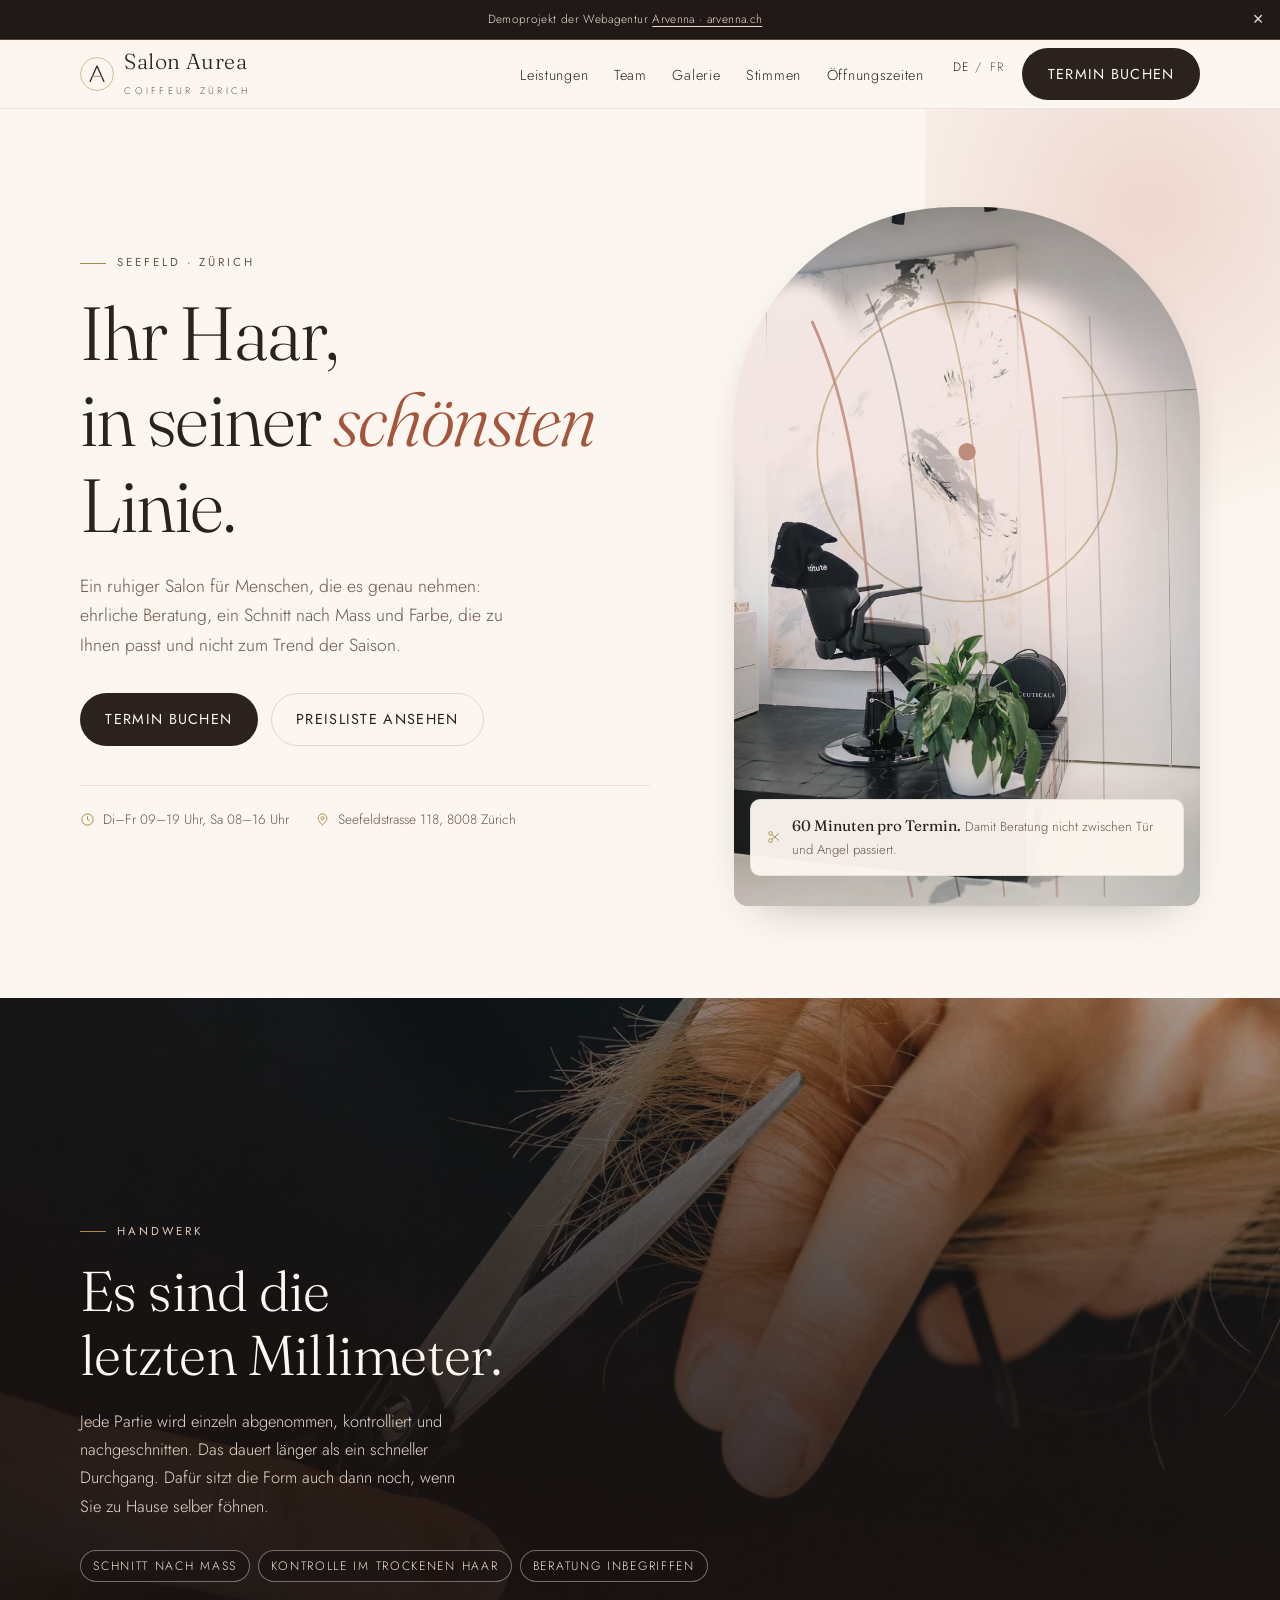
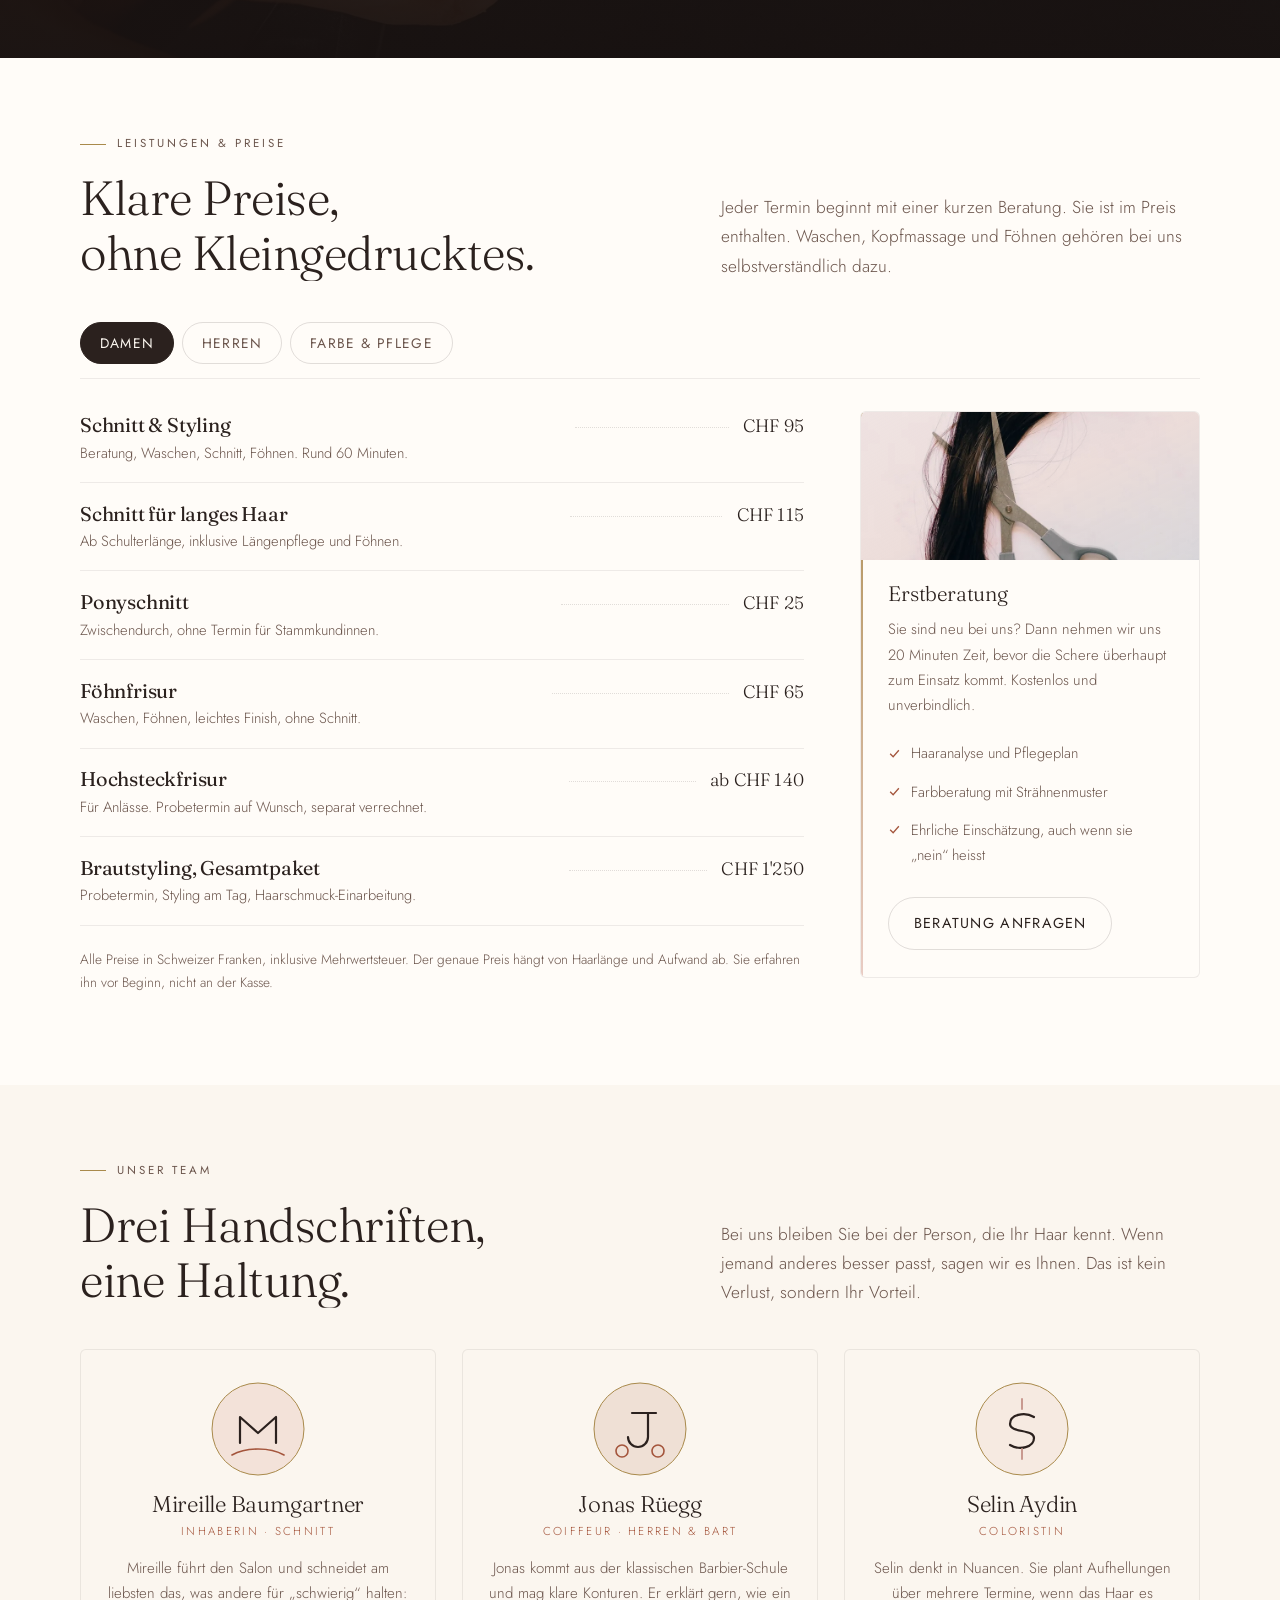
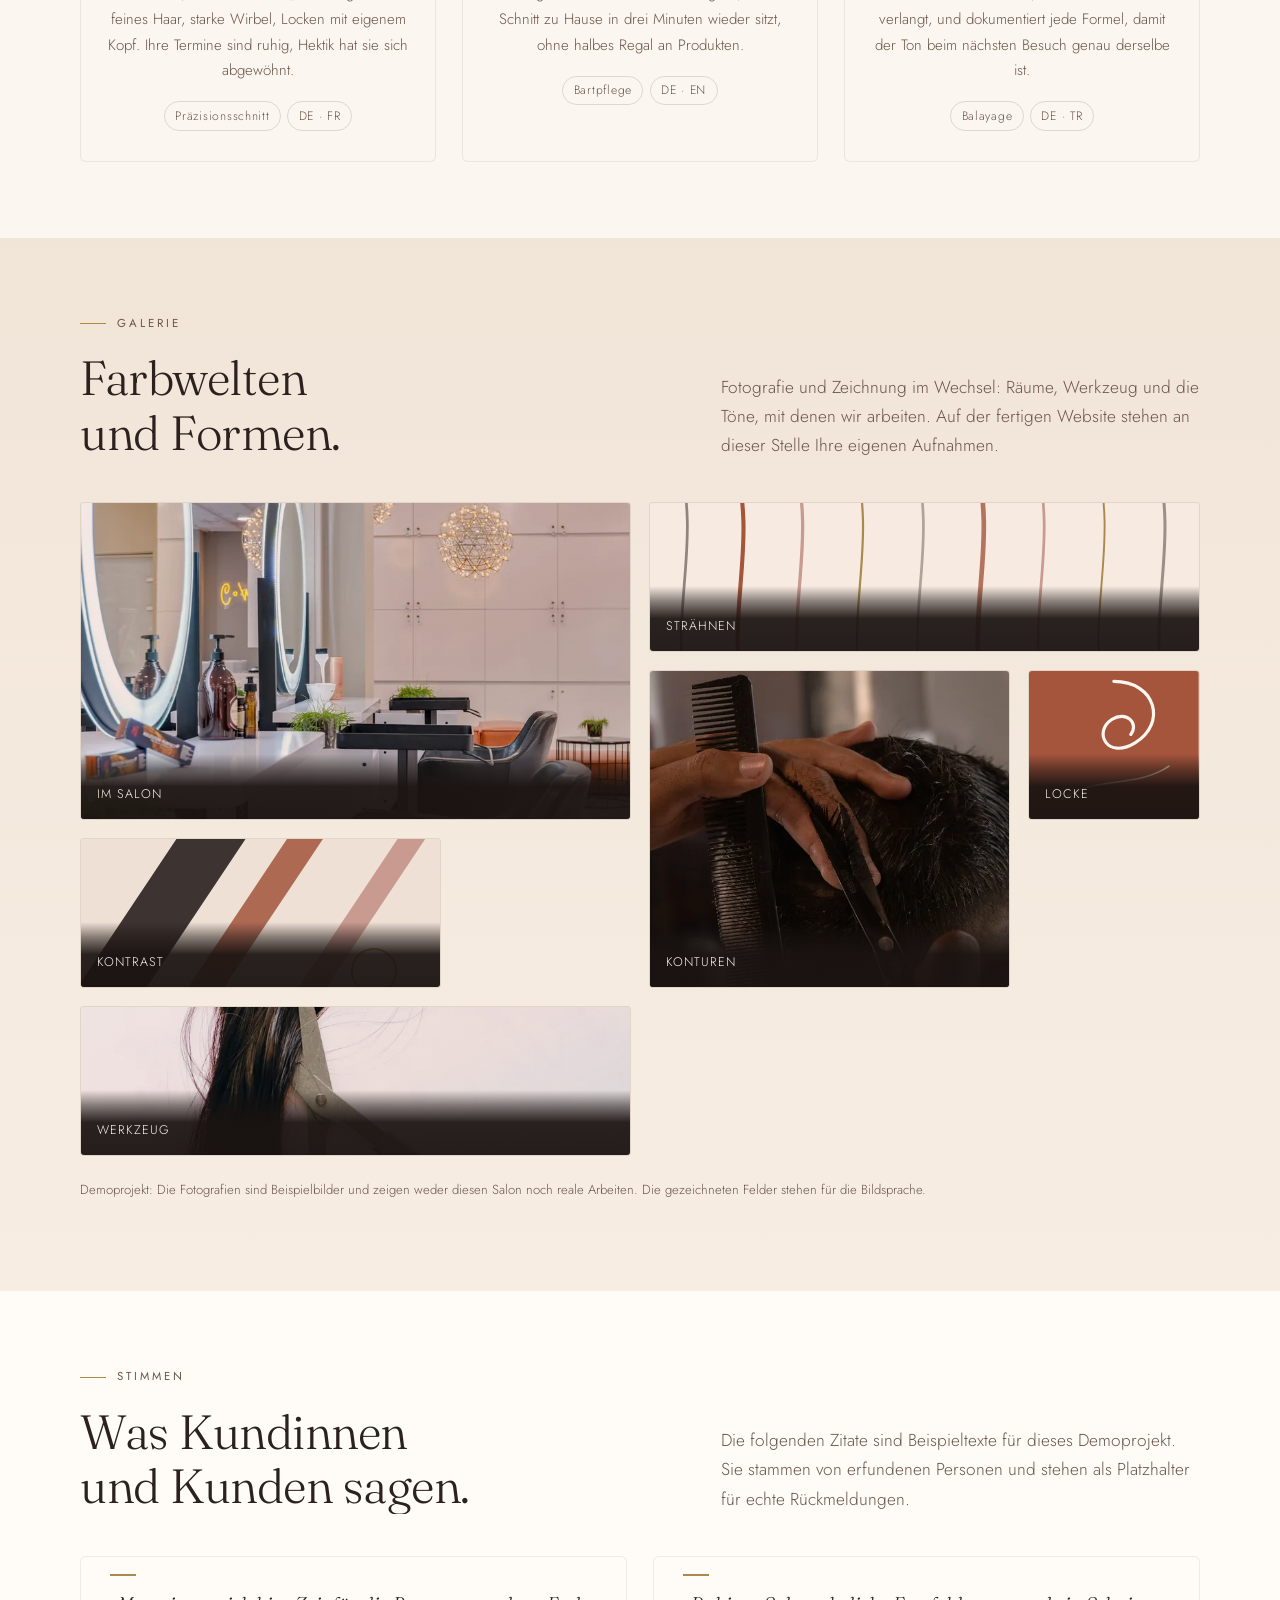
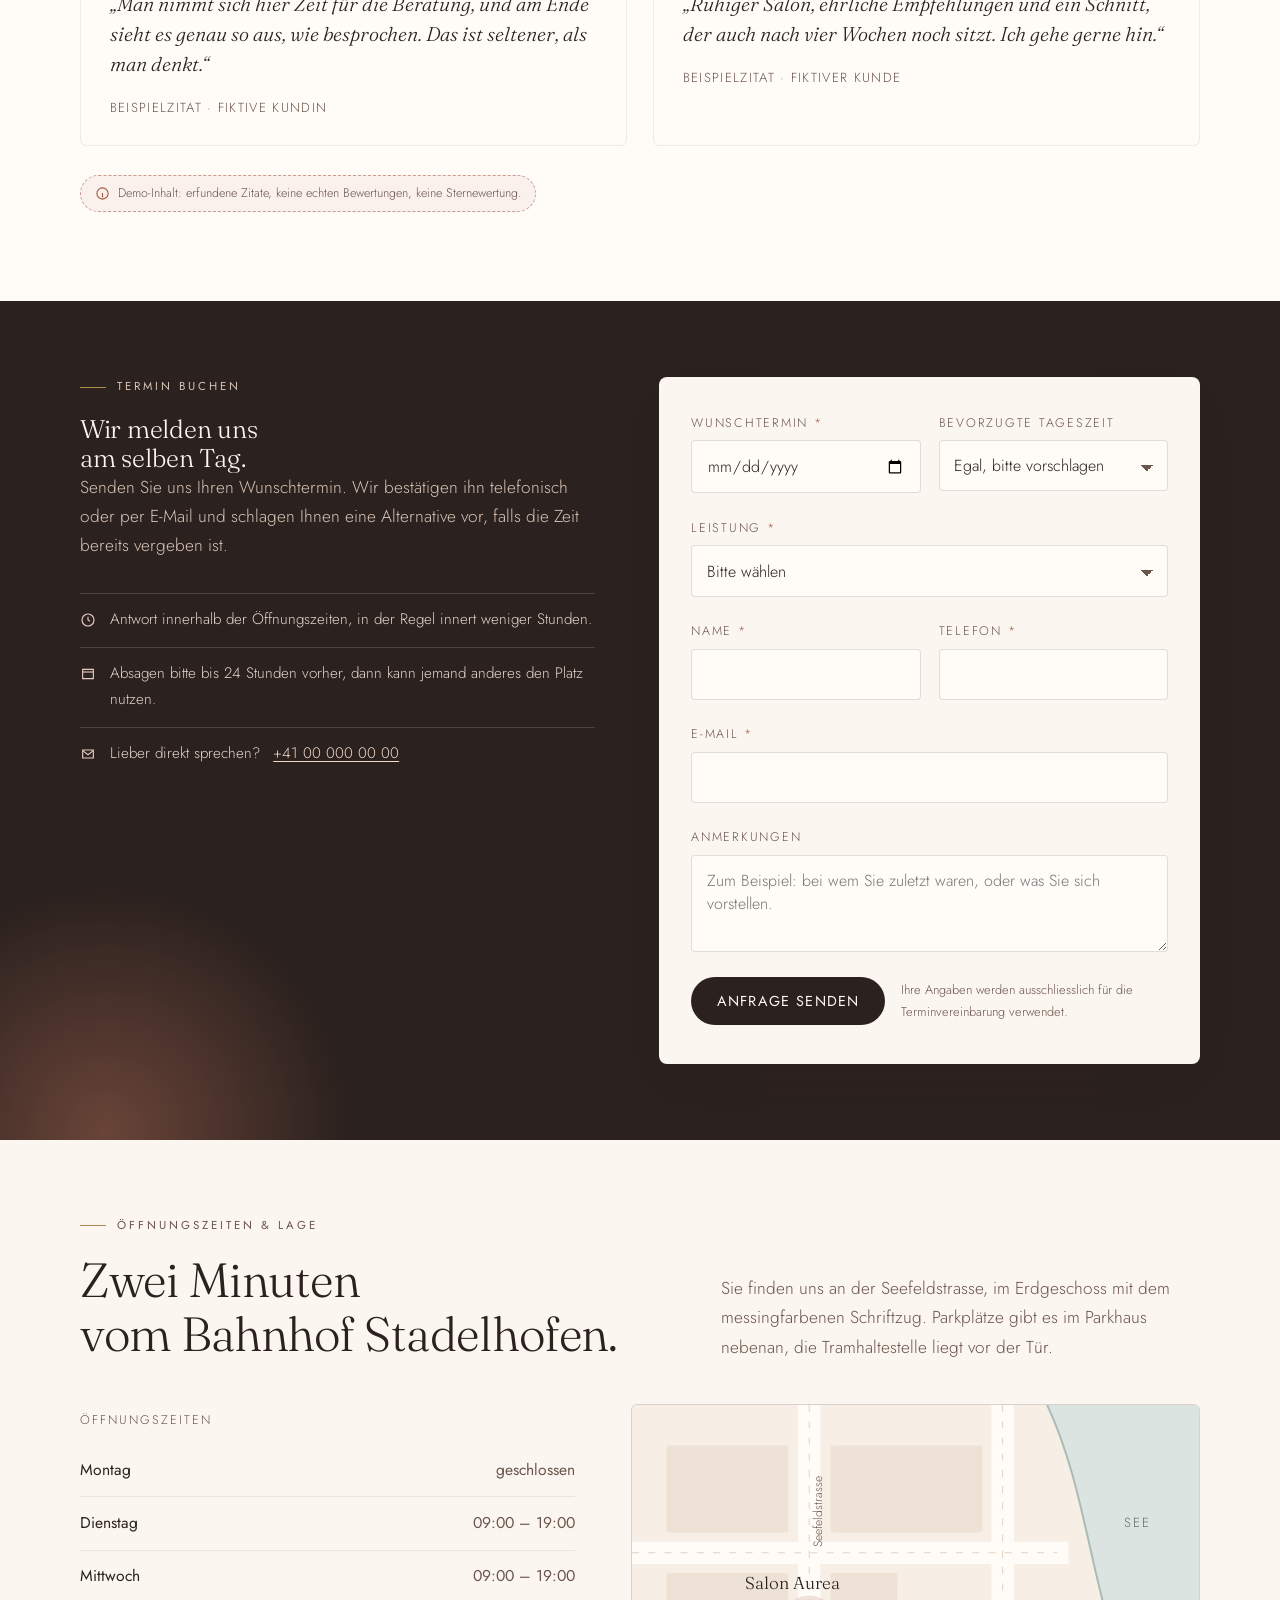
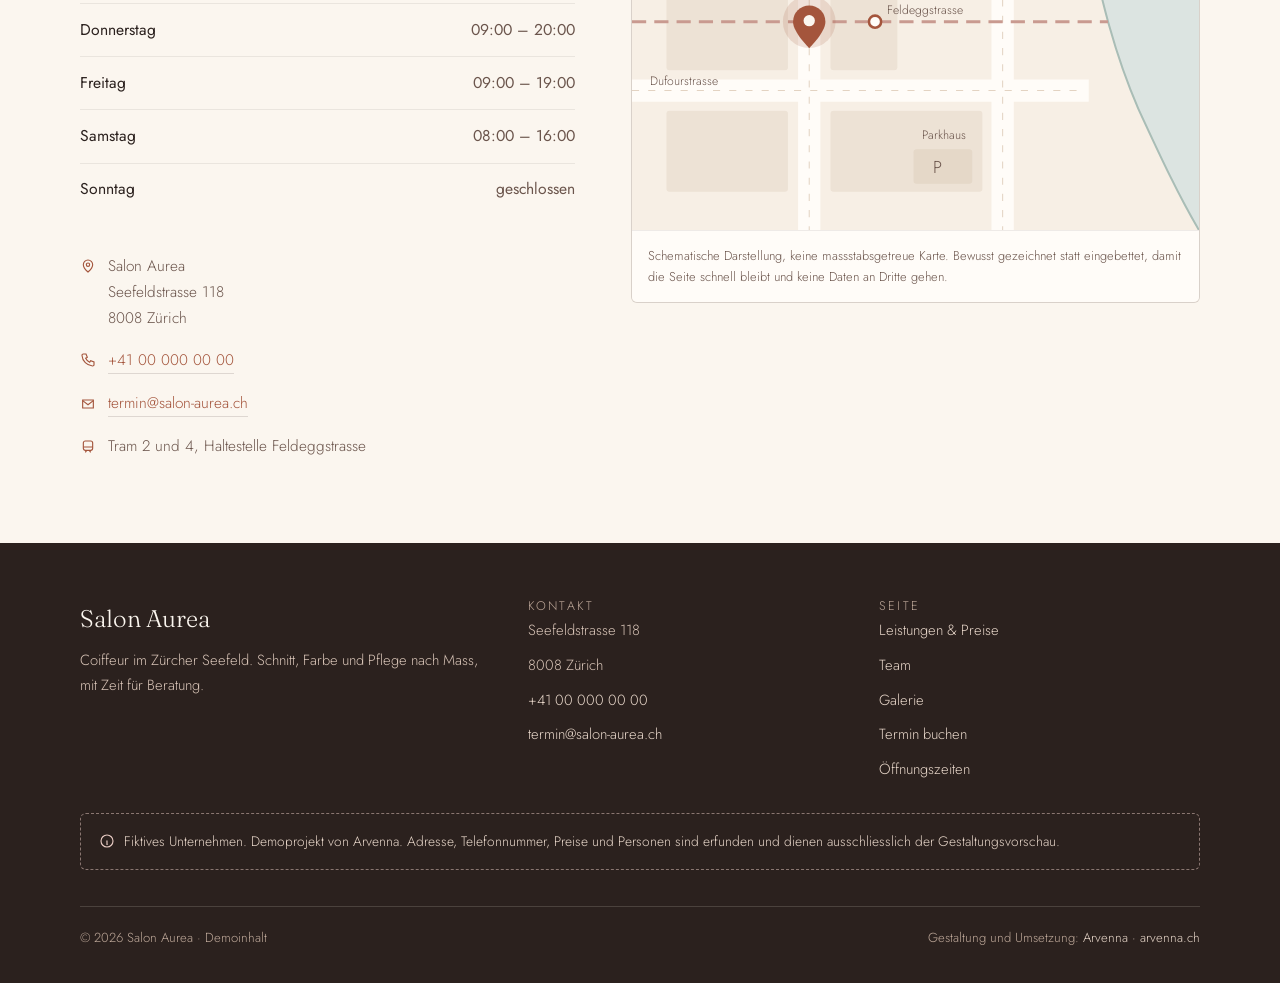
<file: demos/coiffeur/index.html>
<!DOCTYPE html>
<html lang="de-CH">
<head>
<meta charset="utf-8">
<meta name="viewport" content="width=device-width, initial-scale=1">
<title>Salon Aurea · Coiffeur in Zürich | Schnitt, Farbe &amp; Pflege</title>
<meta name="description" content="Salon Aurea ist ein Coiffeursalon im Zürcher Seefeld: ruhige Atmosphäre, ehrliche Beratung, Schnitt, Farbe und Pflege nach Mass. Termin online anfragen.">
<meta name="robots" content="noindex, nofollow">
<meta name="theme-color" content="#FBF6EF">
<meta property="og:type" content="website">
<meta property="og:locale" content="de_CH">
<meta property="og:site_name" content="Salon Aurea">
<meta property="og:title" content="Salon Aurea · Coiffeur in Zürich">
<meta property="og:description" content="Ruhiger Coiffeursalon im Seefeld. Schnitt, Farbe und Pflege nach Mass, mit Zeit für Beratung.">
<meta property="og:url" content="https://salon-aurea.ch/">
<!-- Fiktives Unternehmen. Demoprojekt von Arvenna. Keine echten Kontaktdaten. -->
<link rel="icon" href="data:image/svg+xml,%3Csvg xmlns='http://www.w3.org/2000/svg' viewBox='0 0 64 64'%3E%3Crect width='64' height='64' rx='14' fill='%232B211E'/%3E%3Cpath d='M20 45 L32 18 L44 45' fill='none' stroke='%23E7C8C0' stroke-width='4' stroke-linecap='round' stroke-linejoin='round'/%3E%3Cpath d='M25 36 H39' stroke='%23A98A4B' stroke-width='3' stroke-linecap='round'/%3E%3C/svg%3E">
<link rel="preconnect" href="https://fonts.googleapis.com">
<link rel="preconnect" href="https://fonts.gstatic.com" crossorigin>
<link rel="stylesheet" href="https://fonts.googleapis.com/css2?family=Fraunces:ital,opsz,wght@0,9..144,300;0,9..144,400;0,9..144,600;1,9..144,300&family=Jost:wght@300;400;500&display=swap">
<style>
/* ---------------------------------------------------------------
   Salon Aurea, Demo. Palette: cream / soft rose / terracotta,
   espresso text. Gold only as hairline or mark, never as text.
   --------------------------------------------------------------- */
:root{
  --cream:#FBF6EF;
  --ivory:#FFFCF8;
  --sand:#F1E5D8;
  --rose:#E9CCC4;
  --rose-deep:#C99A90;
  --terra:#A4553C;
  --terra-soft:#C6795F;
  --espresso:#2B211E;
  --muted:#6B554C;
  --gold:#A98A4B;
  --line:rgba(43,33,30,.14);
  --line-soft:rgba(43,33,30,.08);
  --ribbon-h:40px;
  --header-h:68px;
  --shadow:0 18px 50px -28px rgba(43,33,30,.45);
  --serif:"Fraunces",Georgia,"Times New Roman",serif;
  --sans:"Jost","Helvetica Neue",Arial,sans-serif;
}
*,*::before,*::after{box-sizing:border-box}
html{-webkit-text-size-adjust:100%;scroll-behavior:smooth}
body{
  margin:0;
  background:var(--cream);
  color:var(--espresso);
  font-family:var(--sans);
  font-weight:300;
  font-size:1.0625rem;
  line-height:1.7;
  overflow-x:hidden;
  padding-top:var(--ribbon-h);
}
body.ribbon-hidden{--ribbon-h:0px}
img,svg{max-width:100%}
img{height:auto}
h1,h2,h3,h4{font-family:var(--serif);font-weight:300;line-height:1.14;margin:0;letter-spacing:-.01em}
p{margin:0 0 1.1em}
a{color:var(--terra);text-underline-offset:.22em;text-decoration-thickness:1px}
a:hover{color:var(--espresso)}
:focus-visible{outline:2px solid var(--terra);outline-offset:3px;border-radius:2px}
.wrap{width:100%;max-width:1160px;margin:0 auto;padding:0 20px}
.eyebrow{
  font-size:.72rem;letter-spacing:.26em;text-transform:uppercase;
  font-weight:400;color:var(--muted);margin:0 0 1.1rem;display:flex;align-items:center;gap:.7rem;
}
.eyebrow::before{content:"";width:26px;height:1px;background:var(--gold);flex:none}
.section{padding:76px 0;position:relative}
.section--tint{background:var(--ivory)}
.section--sand{background:linear-gradient(180deg,var(--sand) 0%,#F7EDE2 100%)}
.lede{font-size:1.08rem;color:var(--muted);max-width:56ch}
.rule{height:1px;background:var(--line-soft);border:0;margin:0}

/* --- Buttons --- */
.btn{
  display:inline-flex;align-items:center;justify-content:center;gap:.55rem;
  font-family:var(--sans);font-size:.9rem;font-weight:400;letter-spacing:.09em;text-transform:uppercase;
  padding:.92em 1.7em;border-radius:999px;border:1px solid transparent;cursor:pointer;
  text-decoration:none;transition:transform .25s ease,background-color .25s ease,color .25s ease,border-color .25s ease;
}
.btn--solid{background:var(--espresso);color:var(--cream)}
.btn--solid:hover{background:var(--terra);color:var(--cream);transform:translateY(-2px)}
.btn--ghost{border-color:var(--line);color:var(--espresso);background:transparent}
.btn--ghost:hover{border-color:var(--espresso);color:var(--espresso);transform:translateY(-2px)}
.btn--light{background:var(--cream);color:var(--espresso)}
.btn--light:hover{background:var(--rose);color:var(--espresso);transform:translateY(-2px)}

/* --- Arvenna ribbon --- */
.arv-ribbon{
  position:fixed;inset:0 0 auto 0;z-index:120;
  display:flex;align-items:center;justify-content:center;gap:.75rem;
  min-height:40px;padding:.3rem 46px .3rem 16px;
  background:#211917;color:#EADFD5;
  font-size:.74rem;letter-spacing:.03em;text-align:center;
  border-bottom:1px solid rgba(169,138,75,.4);
}
.arv-ribbon p{margin:0}
.arv-ribbon a{color:#F3D9C9;text-decoration:underline}
.arv-ribbon a:hover{color:#fff}
.arv-ribbon button{
  position:absolute;right:6px;top:50%;transform:translateY(-50%);
  width:32px;height:32px;line-height:1;font-size:1.15rem;
  background:transparent;border:0;color:#EADFD5;cursor:pointer;border-radius:50%;
}
.arv-ribbon button:hover{background:rgba(255,255,255,.1);color:#fff}
.arv-ribbon[hidden]{display:none}

/* --- Header --- */
.site-header{
  position:sticky;top:var(--ribbon-h);z-index:100;
  background:rgba(251,246,239,.92);backdrop-filter:blur(10px);
  border-bottom:1px solid var(--line-soft);
}
.header-inner{display:flex;align-items:center;gap:1rem;min-height:var(--header-h)}
.brand{display:flex;align-items:center;gap:.65rem;text-decoration:none;color:var(--espresso);margin-right:auto}
.brand svg{flex:none}
.brand-name{font-family:var(--serif);font-size:1.35rem;letter-spacing:.02em;line-height:1}
.brand-sub{display:block;font-family:var(--sans);font-size:.6rem;letter-spacing:.34em;text-transform:uppercase;color:var(--muted);margin-top:.28rem}
.nav-list{display:flex;align-items:center;gap:1.6rem;list-style:none;margin:0;padding:0}
.nav-list a{
  color:var(--espresso);text-decoration:none;font-size:.9rem;letter-spacing:.05em;
  padding:.3rem 0;border-bottom:1px solid transparent;transition:border-color .25s ease,color .25s ease;
}
.nav-list a:hover{border-bottom-color:var(--terra);color:var(--terra)}
.lang{display:flex;align-items:center;gap:.35rem;font-size:.76rem;letter-spacing:.12em;color:var(--muted)}
.lang .is-on{color:var(--espresso)}
.lang button{
  background:none;border:0;padding:.2rem .1rem;font:inherit;color:var(--muted);cursor:not-allowed;letter-spacing:.12em;
}
.header-cta{display:none}
.nav-toggle{
  display:inline-flex;align-items:center;justify-content:center;
  width:44px;height:44px;border:1px solid var(--line);border-radius:50%;
  background:transparent;cursor:pointer;color:var(--espresso);
}
.nav-toggle svg{display:block}
.nav-toggle .icon-x{display:none}
.nav-toggle[aria-expanded="true"] .icon-x{display:block}
.nav-toggle[aria-expanded="true"] .icon-burger{display:none}
@media (max-width:899px){
  .site-nav{
    position:absolute;left:0;right:0;top:100%;
    background:var(--ivory);border-bottom:1px solid var(--line);
    padding:1rem 20px 1.6rem;box-shadow:var(--shadow);
    display:none;
  }
  .site-nav.is-open{display:block}
  .nav-list{flex-direction:column;align-items:flex-start;gap:.2rem}
  .nav-list li{width:100%;border-bottom:1px solid var(--line-soft)}
  .nav-list a{display:block;padding:.85rem 0;font-size:1.02rem}
  .site-nav .btn{margin-top:1.2rem;width:100%}
  .site-nav .lang{margin-top:1.1rem}
}
@media (min-width:900px){
  .nav-toggle{display:none}
  .site-nav{display:flex;align-items:center;gap:1.8rem}
  .site-nav .btn{display:none}
  .header-cta{display:inline-flex}
}

/* --- Hero --- */
.hero{position:relative;overflow:hidden;padding:56px 0 64px}
.hero::after{
  content:"";position:absolute;right:-16%;top:-14%;width:min(560px,88vw);aspect-ratio:1;
  background:radial-gradient(circle at 40% 40%,rgba(233,204,196,.75),rgba(233,204,196,0) 68%);
  z-index:0;pointer-events:none;
}
.hero .wrap{position:relative;z-index:1}
.hero-grid{display:grid;gap:34px}
.hero h1{font-size:clamp(2.65rem,10.5vw,4.7rem);letter-spacing:-.025em}
.hero h1 em{font-style:italic;color:var(--terra);font-weight:300}
.hero-claim{max-width:15ch}
.hero-text{font-size:1.1rem;color:var(--muted);max-width:44ch;margin-top:1.5rem}
.hero-actions{display:flex;flex-wrap:wrap;gap:.8rem;margin-top:2rem}
.hero-meta{
  display:flex;flex-wrap:wrap;gap:.6rem 1.6rem;margin-top:2.4rem;padding-top:1.4rem;
  border-top:1px solid var(--line-soft);font-size:.85rem;color:var(--muted);
}
.hero-meta span{display:inline-flex;align-items:center;gap:.5rem}
.hero-meta svg{flex:none;color:var(--gold)}
.hero-art{position:relative;border-radius:220px 220px 14px 14px;overflow:hidden;background:linear-gradient(165deg,#F6E7DE 0%,#EFD9CF 55%,#E7C8C0 100%);box-shadow:var(--shadow);isolation:isolate}
.hero-photo{aspect-ratio:2/3;width:100%}
.hero-photo img{object-position:50% 44%}
/* Gezeichnete Haarlinien liegen über dem Foto, nicht an seiner Stelle */
.hero-lines{
  position:absolute;inset:0;z-index:3;width:100%;height:100%;
  pointer-events:none;mix-blend-mode:multiply;opacity:.58;
}
@keyframes kenburns{
  from{transform:scale(1.05) translate3d(0,1.4%,0)}
  to{transform:scale(1.15) translate3d(0,-2%,0)}
}
html.js .hero-photo img{animation:kenburns 34s ease-in-out infinite alternate}
@keyframes wipeIn{from{clip-path:inset(0 102% 0 -2%);opacity:.15}to{clip-path:inset(0 -2% 0 -2%);opacity:1}}
@keyframes fadeUp{from{opacity:0;transform:translateY(16px)}to{opacity:1;transform:none}}
html.js .hero h1{animation:wipeIn 1.25s .12s cubic-bezier(.22,.68,.16,1) both}
html.js .hero .eyebrow{animation:fadeUp .9s .04s ease both}
html.js .hero-text{animation:fadeUp .9s .38s ease both}
html.js .hero-actions{animation:fadeUp .9s .52s ease both}
html.js .hero-meta{animation:fadeUp .9s .66s ease both}
html.js .hero-art{animation:fadeUp 1.1s .2s ease both}
.hero-badge{
  position:absolute;left:16px;bottom:16px;right:16px;z-index:4;
  background:rgba(251,246,239,.96);border:1px solid var(--line-soft);
  border-radius:10px;padding:.85rem 1rem;font-size:.82rem;color:var(--muted);
  display:flex;align-items:center;gap:.7rem;
}
.hero-badge strong{font-family:var(--serif);font-weight:400;color:var(--espresso);font-size:.95rem}
@media (min-width:900px){
  .hero{padding:84px 0 92px}
  .hero-grid{grid-template-columns:1.05fr .95fr;align-items:center;gap:64px}
  .hero-art{margin-top:14px}
}
@media (min-width:1080px){
  .hero-grid{grid-template-columns:1.1fr .9fr;gap:84px}
}
.stroke-draw{stroke-dasharray:1400;stroke-dashoffset:1400;animation:draw 2.6s ease forwards}
.stroke-draw--2{animation-delay:.35s}
.stroke-draw--3{animation-delay:.7s}
@keyframes draw{to{stroke-dashoffset:0}}

/* --- Scroll reveal --- */
/* Ohne JS bleibt alles sichtbar: die Startwerte greifen erst mit html.js */
html.js .reveal{opacity:0;transform:translateY(22px);transition:opacity .8s ease,transform .8s ease}
html.js .reveal.is-in{opacity:1;transform:none}

/* Gestaffelte Kinder: Rasterfelder treffen nacheinander ein */
html.js .stagger>*{opacity:0;transform:translateY(28px) scale(.985);transition:opacity .85s ease,transform .85s cubic-bezier(.2,.7,.2,1)}
html.js .stagger.is-in>*{opacity:1;transform:none}
html.js .stagger.is-in>*:nth-child(1){transition-delay:.04s}
html.js .stagger.is-in>*:nth-child(2){transition-delay:.12s}
html.js .stagger.is-in>*:nth-child(3){transition-delay:.2s}
html.js .stagger.is-in>*:nth-child(4){transition-delay:.28s}
html.js .stagger.is-in>*:nth-child(5){transition-delay:.36s}
html.js .stagger.is-in>*:nth-child(6){transition-delay:.44s}

/* Überschriften wischen von links auf */
html.js .wipe{clip-path:inset(0 102% 0 -2%);transition:clip-path 1.15s cubic-bezier(.22,.68,.16,1)}
html.js .is-in .wipe{clip-path:inset(0 -2% 0 -2%)}

/* Lesefortschritt als Haarlinie, rein scroll-gesteuert */
.progress{
  position:fixed;top:var(--ribbon-h);left:0;right:0;height:2px;z-index:118;
  transform:scaleX(0);transform-origin:0 50%;pointer-events:none;
  background:linear-gradient(90deg,var(--gold),var(--terra) 62%,var(--rose-deep));
}
@keyframes progressGrow{from{transform:scaleX(0)}to{transform:scaleX(1)}}
@supports (animation-timeline:scroll()){
  @media (prefers-reduced-motion:no-preference){
    .progress{animation:progressGrow linear both;animation-timeline:scroll(root block)}
  }
}

/* ---------------------------------------------------------------
   Fotografie: LQIP-Platzhalter, warme Wäsche, feste Bildrahmen
   --------------------------------------------------------------- */
.ph{position:relative;overflow:hidden;background:var(--sand);isolation:isolate}
/* Weichgezeichneter Platzhalter hinter dem Foto */
.ph::before{
  content:"";position:absolute;inset:-8%;z-index:0;
  background-image:var(--lqip);background-size:cover;background-position:center;
  filter:blur(22px) saturate(1.18);
}
.ph>img{position:relative;z-index:1;display:block;width:100%;height:100%;object-fit:cover}
/* Creme-Terrakotta-Wäsche: bindet jedes Foto an die Palette */
.ph::after{
  content:"";position:absolute;inset:0;z-index:2;pointer-events:none;
  background:linear-gradient(155deg,rgba(233,204,196,.40),rgba(198,121,95,.20) 52%,rgba(43,33,30,.14));
  mix-blend-mode:multiply;
}
.ph--clean::after{content:none}
/* Ohne JS ist das Foto sofort da; die Einblendung ist ein Zusatz */
html.js .ph>img{opacity:0;transition:opacity .9s ease}
html.js .ph>img.is-loaded{opacity:1}
.frame img{transition:transform 1s cubic-bezier(.2,.7,.2,1)}
.frame:hover img,.frame:focus-within img{transform:scale(1.06)}

/* LQIP-Daten, einmal hinterlegt und über Klassen referenziert */
.lq-hero{--lqip:url('[data-uri]')}
.lq-hands{--lqip:url('[data-uri]')}
.lq-cut{--lqip:url('[data-uri]')}
.lq-still{--lqip:url('[data-uri]')}
.lq-wide{--lqip:url('[data-uri]')}

/* --- Section head --- */
.sec-head{display:grid;gap:1rem;margin-bottom:2.6rem}
.sec-head h2{font-size:clamp(2rem,6.4vw,3rem)}
@media (min-width:900px){
  .sec-head{grid-template-columns:1fr .8fr;align-items:end;gap:2.6rem}
  .sec-head .lede{margin:0}
}

/* --- Atmosphärisches Band (Foto in voller Breite) --- */
.band{position:relative;overflow:hidden;background:#171110;display:flex;align-items:flex-end;min-height:min(88vh,660px)}
.band .ph{position:absolute;inset:0;z-index:0;background:#171110}
.band .ph::after{content:none}
.band .ph img{object-position:50% 46%}
/* Scrim: dunkel nach unten und nach links, damit die Schrift sicher trägt */
.band-scrim{
  position:absolute;inset:0;z-index:1;pointer-events:none;
  background:
    linear-gradient(180deg,rgba(23,17,16,.34) 0%,rgba(23,17,16,.66) 44%,rgba(23,17,16,.93) 100%),
    linear-gradient(90deg,rgba(23,17,16,.68) 0%,rgba(23,17,16,.22) 56%,rgba(23,17,16,0) 100%),
    linear-gradient(0deg,rgba(164,85,60,.22),rgba(164,85,60,0) 62%);
}
.band-inner{position:relative;z-index:2;padding-top:130px;padding-bottom:56px;color:#F6ECE4}
.band .eyebrow{color:#DCC9BB}
.band h2{font-size:clamp(2.1rem,7.2vw,3.5rem);color:#FDF7F1;max-width:15ch}
.band-text{color:#E8DACE;max-width:40ch;margin:1.3rem 0 0;font-size:1.03rem}
.band-tags{display:flex;flex-wrap:wrap;gap:.5rem;list-style:none;margin:1.9rem 0 0;padding:0}
.band-tags li{
  border:1px solid rgba(246,236,228,.42);border-radius:999px;padding:.4em 1em;
  font-size:.76rem;letter-spacing:.14em;text-transform:uppercase;color:#F2E4DA;
  background:rgba(23,17,16,.5);
}
@media (min-width:900px){.band-inner{padding-top:180px;padding-bottom:76px}}
@supports (animation-timeline:view()){
  @media (prefers-reduced-motion:no-preference){
    @keyframes bandDrift{
      from{transform:scale(1.18) translate3d(0,-4.5%,0)}
      to{transform:scale(1.18) translate3d(0,4.5%,0)}
    }
    .band .ph img{animation:bandDrift linear both;animation-timeline:view();animation-range:cover 0% cover 100%}
  }
}

/* --- Leistungen / Preisliste --- */
.tabs{display:flex;flex-wrap:wrap;gap:.5rem;border-bottom:1px solid var(--line-soft);padding-bottom:.9rem;margin-bottom:2rem}
.tab{
  font-family:var(--sans);font-size:.86rem;letter-spacing:.1em;text-transform:uppercase;
  background:transparent;border:1px solid var(--line);border-radius:999px;
  padding:.7em 1.35em;color:var(--muted);cursor:pointer;
  transition:background-color .25s ease,color .25s ease,border-color .25s ease;
}
.tab:hover{border-color:var(--espresso);color:var(--espresso)}
.tab[aria-selected="true"]{background:var(--espresso);border-color:var(--espresso);color:var(--cream)}
.panel[hidden]{display:none}
.panel-grid{display:grid;gap:34px}
@media (min-width:900px){.panel-grid{grid-template-columns:1fr 340px;gap:56px;align-items:start}}
.price-list{list-style:none;margin:0;padding:0}
.price-item{display:flex;align-items:baseline;gap:.9rem;padding:1.05rem 0;border-bottom:1px solid var(--line-soft)}
.price-item:first-child{padding-top:0}
.price-body{flex:1 1 auto;min-width:0}
.price-body h3{font-size:1.24rem;font-weight:400}
.price-body p{margin:.3rem 0 0;font-size:.92rem;color:var(--muted);line-height:1.6}
.price-dots{flex:1 1 auto;border-bottom:1px dotted var(--line);transform:translateY(-.25rem);min-width:12px;display:none}
.price-tag{
  flex:none;font-family:var(--serif);font-size:1.12rem;white-space:nowrap;
  color:var(--espresso);letter-spacing:.01em;
}
.price-tag small{display:block;font-family:var(--sans);font-size:.72rem;letter-spacing:.08em;text-transform:uppercase;color:var(--muted);text-align:right;margin-top:.15rem}
@media (min-width:600px){.price-dots{display:block}}
.price-note{font-size:.85rem;color:var(--muted);margin-top:1.4rem}
.aside-card{
  background:var(--ivory);border:1px solid var(--line-soft);border-radius:6px;
  padding:1.7rem;position:relative;overflow:hidden;
}
.aside-card::before{content:"";position:absolute;left:0;top:0;bottom:0;width:2px;background:linear-gradient(180deg,var(--gold),var(--rose))}
.aside-card h3{font-size:1.3rem;margin-bottom:.7rem}
.aside-card p{font-size:.93rem;color:var(--muted);margin-bottom:1rem}
.aside-card ul{list-style:none;margin:0 0 1.4rem;padding:0;font-size:.92rem}
.aside-card li{display:flex;gap:.6rem;padding:.42rem 0;color:var(--muted)}
.aside-card li svg{flex:none;margin-top:.34rem;color:var(--terra)}
.aside-art{margin:-1.7rem -1.7rem 1.4rem;display:block}
.aside-photo{aspect-ratio:16/7}
.aside-photo img{object-position:50% 42%}

/* --- Team --- */
.team-grid{display:grid;gap:28px}
@media (min-width:720px){.team-grid{grid-template-columns:repeat(3,1fr);gap:26px}}
.stylist{background:var(--cream);border:1px solid var(--line-soft);border-radius:6px;padding:1.9rem 1.6rem;text-align:center}
.section--tint .stylist{background:var(--ivory)}
.stylist svg{margin:0 auto .95rem;display:block}
.stylist h3{font-size:1.42rem;margin-bottom:.25rem}
.stylist .role{font-size:.72rem;letter-spacing:.2em;text-transform:uppercase;color:var(--terra);margin:0 0 .9rem}
.stylist p{font-size:.94rem;color:var(--muted);margin:0}
.stylist dl{display:flex;justify-content:center;flex-wrap:wrap;gap:.4rem;margin:1.1rem 0 0;font-size:.76rem;letter-spacing:.06em;color:var(--muted)}
.stylist dd{margin:0;border:1px solid var(--line);border-radius:999px;padding:.28em .85em}
.stylist dt{position:absolute;width:1px;height:1px;overflow:hidden;clip:rect(0 0 0 0);white-space:nowrap}

/* --- Galerie (asymmetrisches Raster) --- */
/* Feste Rasterzeilen statt aspect-ratio: Rasterfelder füllen ihre Spalte zuverlässig */
.gallery{display:grid;gap:14px;grid-template-columns:repeat(2,1fr);grid-auto-rows:150px}
.tile{
  position:relative;overflow:hidden;border-radius:4px;background:var(--sand);
  border:1px solid var(--line-soft);margin:0;
}
.tile svg{display:block;width:100%;height:100%}
.tile .ph{position:absolute;inset:0;z-index:0}
/* Kräftiger Scrim: die Bildunterschrift trägt auch über hellen Motiven */
.tile figcaption{
  position:absolute;left:0;right:0;bottom:0;z-index:3;padding:2.4rem .9rem .8rem;
  background:linear-gradient(0deg,rgba(26,19,17,.95) 0%,rgba(26,19,17,.93) 50%,rgba(26,19,17,.5) 76%,rgba(26,19,17,0) 100%);
  color:var(--cream);font-size:.74rem;letter-spacing:.07em;text-transform:uppercase;
  overflow-wrap:break-word;hyphens:auto;
}
@media (min-width:720px){.tile figcaption{font-size:.78rem;letter-spacing:.08em;padding:1.9rem 1rem .85rem}}
.tile--f .ph img{object-position:50% 46%}
.tile--c .ph img{object-position:56% 46%}
.tile--photo img{transition:transform 1.1s cubic-bezier(.2,.7,.2,1)}
.tile--photo:hover img,.tile--photo:focus-within img{transform:scale(1.07)}
.tile--wide{grid-column:span 2}
.tile--a{grid-row:span 2}
@media (min-width:720px){
  .gallery{grid-template-columns:repeat(6,1fr);grid-auto-rows:150px;gap:18px}
  .tile--a{grid-column:span 3;grid-row:span 2}
  .tile--b{grid-column:span 3;grid-row:span 1}
  .tile--c{grid-column:span 2;grid-row:span 2}
  .tile--d{grid-column:span 1;grid-row:span 1}
  .tile--e{grid-column:span 2;grid-row:span 1}
  .tile--f{grid-column:span 3;grid-row:span 1}
  .tile--wide{grid-column:span 3}
}
.gallery-note{font-size:.82rem;color:var(--muted);margin-top:1.4rem}

/* --- Stimmen --- */
.quotes{display:grid;gap:22px}
@media (min-width:820px){.quotes{grid-template-columns:1fr 1fr;gap:26px}}
.quote{
  background:var(--ivory);border:1px solid var(--line-soft);border-radius:6px;
  padding:2.1rem 1.8rem 1.6rem;position:relative;margin:0;
}
.quote::before{
  content:"";position:absolute;left:1.8rem;top:1.1rem;width:26px;height:2px;background:var(--gold);
}
.quote blockquote{margin:0;font-family:var(--serif);font-size:1.24rem;line-height:1.5;font-style:italic;font-weight:300}
.quote figcaption{margin-top:1.1rem;font-size:.82rem;letter-spacing:.1em;text-transform:uppercase;color:var(--muted)}
.demo-flag{
  display:inline-flex;align-items:center;gap:.5rem;margin-top:1.8rem;
  border:1px dashed var(--rose-deep);border-radius:999px;padding:.55em 1.1em;
  font-size:.78rem;color:var(--muted);background:rgba(233,204,196,.22);
}
.demo-flag svg{flex:none;color:var(--terra)}

/* --- Termin buchen --- */
.booking{background:var(--espresso);color:#F3E9E1;position:relative;overflow:hidden}
.booking::after{
  content:"";position:absolute;left:-12%;bottom:-30%;width:min(520px,90vw);aspect-ratio:1;
  background:radial-gradient(circle,rgba(198,121,95,.4),rgba(198,121,95,0) 66%);pointer-events:none;
}
.booking .wrap{position:relative;z-index:1}
.booking .eyebrow{color:#D8C4B7}
.booking .eyebrow::before{background:var(--gold)}
.booking h2{color:var(--cream)}
.booking .lede{color:#D8C4B7}
.booking-grid{display:grid;gap:36px}
@media (min-width:960px){.booking-grid{grid-template-columns:1fr 1.05fr;gap:64px;align-items:start}}
.booking-points{list-style:none;margin:2rem 0 0;padding:0}
.booking-points li{display:flex;gap:.85rem;padding:.85rem 0;border-top:1px solid rgba(243,233,225,.16);font-size:.95rem;color:#E3D5CA}
.booking-points svg{flex:none;margin-top:.3rem;color:var(--rose)}
.form{
  background:var(--cream);color:var(--espresso);border-radius:8px;padding:1.7rem 1.4rem 1.9rem;
  box-shadow:var(--shadow);
}
@media (min-width:600px){.form{padding:2.2rem 2rem 2.4rem}}
.form-row{display:grid;gap:18px;margin-bottom:18px}
@media (min-width:600px){.form-row--2{grid-template-columns:1fr 1fr}}
.field{display:flex;flex-direction:column;gap:.4rem;min-width:0}
.field label{font-size:.78rem;letter-spacing:.14em;text-transform:uppercase;color:var(--muted)}
.field .req{color:var(--terra)}
.field input,.field select,.field textarea{
  font-family:var(--sans);font-size:1rem;font-weight:300;color:var(--espresso);
  background:var(--ivory);border:1px solid var(--line);border-radius:4px;
  padding:.82rem .9rem;width:100%;max-width:100%;
  transition:border-color .2s ease,box-shadow .2s ease;
}
.field textarea{resize:vertical;min-height:96px}
.field select{appearance:none;background-image:linear-gradient(45deg,transparent 50%,var(--muted) 50%),linear-gradient(135deg,var(--muted) 50%,transparent 50%);background-position:calc(100% - 20px) 55%,calc(100% - 14px) 55%;background-size:6px 6px,6px 6px;background-repeat:no-repeat;padding-right:2.6rem}
.field input:focus,.field select:focus,.field textarea:focus{border-color:var(--terra);box-shadow:0 0 0 3px rgba(164,85,60,.14);outline:none}
.field .err{font-size:.8rem;color:#8E2F1C;min-height:0}
.field[data-invalid="true"] input,.field[data-invalid="true"] select{border-color:#8E2F1C}
.form-foot{display:flex;flex-wrap:wrap;align-items:center;gap:1rem;margin-top:.6rem}
.form-foot p{margin:0;font-size:.8rem;color:var(--muted);flex:1 1 200px}
.form-success{
  display:none;gap:.9rem;align-items:flex-start;
  background:rgba(233,204,196,.4);border:1px solid var(--rose-deep);border-radius:6px;
  padding:1.1rem 1.2rem;margin-top:1.4rem;font-size:.92rem;
}
.form-success.is-on{display:flex}
.form-success svg{flex:none;margin-top:.2rem;color:var(--terra)}
.form-success strong{font-family:var(--serif);font-weight:400;display:block;margin-bottom:.25rem;font-size:1.05rem}
.hp{position:absolute;left:-9999px;width:1px;height:1px;overflow:hidden}

/* --- Öffnungszeiten + Lage --- */
.lage-grid{display:grid;gap:34px}
@media (min-width:900px){.lage-grid{grid-template-columns:1fr 1.15fr;gap:56px;align-items:start}}
.hours{width:100%;border-collapse:collapse;margin-top:.4rem}
.hours caption{text-align:left;font-size:.78rem;letter-spacing:.16em;text-transform:uppercase;color:var(--muted);padding-bottom:.8rem}
.hours th,.hours td{text-align:left;padding:.8rem 0;border-bottom:1px solid var(--line-soft);font-weight:400;font-size:.98rem}
.hours th{color:var(--espresso);width:42%}
.hours td{color:var(--muted);text-align:right}
.hours tr:last-child th,.hours tr:last-child td{border-bottom:0}
.contact-lines{list-style:none;margin:1.8rem 0 0;padding:0;font-size:.96rem}
.contact-lines li{display:flex;gap:.75rem;align-items:flex-start;padding:.5rem 0;color:var(--muted)}
.contact-lines svg{flex:none;margin-top:.34rem;color:var(--terra)}
.contact-lines a{color:var(--terra);text-decoration:none;border-bottom:1px solid var(--line)}
.contact-lines a:hover{color:var(--espresso);border-bottom-color:var(--espresso)}
.map-frame{border:1px solid var(--line);border-radius:6px;overflow:hidden;background:#F6EFE6}
.map-frame svg{display:block;width:100%;height:auto}
.map-note{font-size:.8rem;color:var(--muted);padding:.85rem 1rem;border-top:1px solid var(--line-soft);margin:0;background:var(--ivory)}

/* --- Footer --- */
.site-footer{background:var(--espresso);color:#D8C4B7;padding:56px 0 34px;font-size:.92rem}
.footer-top{display:grid;gap:30px}
@media (min-width:760px){.footer-top{grid-template-columns:1.3fr 1fr 1fr}}
.site-footer h2,.site-footer h3{font-family:var(--serif);font-weight:300;color:var(--cream)}
.site-footer h3{font-size:.78rem;font-family:var(--sans);letter-spacing:.18em;text-transform:uppercase;color:#BFA99A}
.footer-brand-name{font-family:var(--serif);font-size:1.5rem;color:var(--cream);display:block;margin-bottom:.5rem}
.site-footer ul{list-style:none;margin:0;padding:0}
.site-footer li{padding:.3rem 0}
.site-footer a{color:#E7D6C9;text-decoration:none;border-bottom:1px solid transparent}
.site-footer a:hover{color:#fff;border-bottom-color:var(--gold)}
.footer-bottom{
  margin-top:36px;padding-top:20px;border-top:1px solid rgba(243,233,225,.16);
  display:flex;flex-wrap:wrap;gap:.6rem 1.4rem;justify-content:space-between;font-size:.82rem;color:#BFA99A;
}
.footer-bottom p{margin:0}
.fiction{
  display:flex;gap:.6rem;align-items:flex-start;margin-top:26px;padding:1rem 1.1rem;
  border:1px dashed rgba(233,204,196,.5);border-radius:6px;color:#E7D6C9;font-size:.86rem;
}
.fiction svg{flex:none;margin-top:.2rem;color:var(--rose)}
.skip-link{
  position:absolute;left:-9999px;top:0;background:var(--espresso);color:var(--cream);
  padding:.7rem 1.1rem;z-index:200;border-radius:0 0 4px 0;
}
.skip-link:focus{left:0}

/* --- Reduced motion: alles ruhig --- */
@media (prefers-reduced-motion:reduce){
  html{scroll-behavior:auto}
  *,*::before,*::after{
    animation-duration:.001ms !important;animation-iteration-count:1 !important;
    transition-duration:.001ms !important;scroll-behavior:auto !important;
  }
  .reveal{opacity:1;transform:none}
  .stroke-draw{stroke-dashoffset:0;animation:none}
  html.js .reveal,html.js .reveal.is-in{opacity:1;transform:none}
  html.js .stagger>*,html.js .stagger.is-in>*{opacity:1!important;transform:none!important;transition-delay:0s!important}
  html.js .wipe,html.js .is-in .wipe{clip-path:none!important}
  html.js .hero h1,html.js .hero .eyebrow,html.js .hero-text,
  html.js .hero-actions,html.js .hero-meta,html.js .hero-art{animation:none!important;opacity:1;transform:none}
  html.js .hero-photo img,.band .ph img{animation:none!important;transform:none!important}
  .frame:hover img,.frame:focus-within img,
  .tile--photo:hover img,.tile--photo:focus-within img{transform:none}
  .progress{display:none}
}
</style>
<!-- Markiert aktives JS: Anim-Startwerte greifen erst dann, sonst bleibt alles sichtbar -->
<script>document.documentElement.className+=" js";</script>
</head>
<body>

<div class="arv-ribbon" id="arvRibbon">
  <!-- Lokale Vorschau: relativer Pfad statt "/" -->
  <p>Demoprojekt der Webagentur <a href="../../index.html">Arvenna · arvenna.ch</a></p>
  <button type="button" aria-label="Hinweis schliessen">&times;</button>
</div>

<!-- Lesefortschritt, rein CSS-scrollgesteuert -->
<div class="progress" aria-hidden="true"></div>

<a class="skip-link" href="#top">Direkt zum Inhalt</a>

<header class="site-header">
  <div class="wrap header-inner">
    <a class="brand" href="#top" aria-label="Salon Aurea, Startseite">
      <svg width="34" height="34" viewBox="0 0 64 64" role="img" aria-hidden="true" focusable="false">
        <circle cx="32" cy="32" r="31" fill="none" stroke="#A98A4B" stroke-width="1"/>
        <path d="M19 46 L32 17 L45 46" fill="none" stroke="#2B211E" stroke-width="2.4" stroke-linecap="round" stroke-linejoin="round"/>
        <path d="M24.5 36.5 H39.5" stroke="#C99A90" stroke-width="2.4" stroke-linecap="round"/>
      </svg>
      <span>
        <span class="brand-name">Salon Aurea</span>
        <span class="brand-sub">Coiffeur Zürich</span>
      </span>
    </a>

    <button class="nav-toggle" id="navToggle" type="button" aria-expanded="false" aria-controls="siteNav" aria-label="Menü öffnen">
      <svg class="icon-burger" width="20" height="14" viewBox="0 0 20 14" aria-hidden="true" focusable="false">
        <path d="M0 1h20M0 7h20M0 13h20" stroke="currentColor" stroke-width="1.4"/>
      </svg>
      <svg class="icon-x" width="16" height="16" viewBox="0 0 16 16" aria-hidden="true" focusable="false">
        <path d="M1 1l14 14M15 1L1 15" stroke="currentColor" stroke-width="1.4"/>
      </svg>
    </button>

    <nav class="site-nav" id="siteNav" aria-label="Hauptnavigation">
      <ul class="nav-list">
        <li><a href="#leistungen">Leistungen</a></li>
        <li><a href="#team">Team</a></li>
        <li><a href="#galerie">Galerie</a></li>
        <li><a href="#stimmen">Stimmen</a></li>
        <li><a href="#lage">Öffnungszeiten</a></li>
      </ul>
      <p class="lang" aria-label="Sprachwahl">
        <span class="is-on">DE</span>
        <span aria-hidden="true">/</span>
        <button type="button" aria-disabled="true" title="Französische Fassung: im Demoprojekt nicht hinterlegt">FR</button>
      </p>
      <a class="btn btn--solid" href="#termin">Termin buchen</a>
    </nav>

    <a class="btn btn--solid header-cta" href="#termin">Termin buchen</a>
  </div>
</header>

<main id="top">

  <!-- 2 · Hero -->
  <section class="hero">
    <div class="wrap">
      <div class="hero-grid">
        <div>
          <p class="eyebrow">Seefeld · Zürich</p>
          <h1 class="hero-claim">Ihr Haar,<br>in seiner <em>schönsten</em> Linie.</h1>
          <p class="hero-text">Ein ruhiger Salon für Menschen, die es genau nehmen: ehrliche Beratung, ein Schnitt nach Mass und Farbe, die zu Ihnen passt und nicht zum Trend der Saison.</p>
          <div class="hero-actions">
            <a class="btn btn--solid" href="#termin">Termin buchen</a>
            <a class="btn btn--ghost" href="#leistungen">Preisliste ansehen</a>
          </div>
          <p class="hero-meta">
            <span>
              <svg width="15" height="15" viewBox="0 0 24 24" fill="none" stroke="currentColor" stroke-width="1.6" aria-hidden="true" focusable="false"><circle cx="12" cy="12" r="9"/><path d="M12 7v5l3 2"/></svg>
              Di–Fr 09–19 Uhr, Sa 08–16 Uhr
            </span>
            <span>
              <svg width="15" height="15" viewBox="0 0 24 24" fill="none" stroke="currentColor" stroke-width="1.6" aria-hidden="true" focusable="false"><path d="M12 21s7-6.2 7-11a7 7 0 1 0-14 0c0 4.8 7 11 7 11z"/><circle cx="12" cy="10" r="2.5"/></svg>
              Seefeldstrasse 118, 8008 Zürich
            </span>
          </p>
        </div>

        <div class="hero-art">
          <div class="ph hero-photo lq-hero">
            <img src="../../assets/img/coiffeur/salon-hero-800.webp"
                 srcset="../../assets/img/coiffeur/salon-hero-800.webp 800w,
                         ../../assets/img/coiffeur/salon-hero-1600.webp 1600w"
                 sizes="(max-width:899px) 92vw, (max-width:1199px) 44vw, 500px"
                 alt="Ruhiger Arbeitsplatz im Salon: ein schwarzer Frisierstuhl vor einer hellen Marmorwand, daneben eine Grünpflanze auf dunklem Sockel"
                 width="1600" height="2400" loading="eager" fetchpriority="high" decoding="async">
          </div>
          <!-- Gezeichnete Haarlinien, weiterhin von Hand gesetzt, jetzt über dem Foto -->
          <svg class="hero-lines" viewBox="0 0 440 560" preserveAspectRatio="xMidYMid slice" aria-hidden="true" focusable="false">
            <defs>
              <linearGradient id="hgB" x1="0" y1="0" x2="1" y2="1">
                <stop offset="0" stop-color="#A4553C"/>
                <stop offset="1" stop-color="#C99A90"/>
              </linearGradient>
            </defs>
            <circle cx="220" cy="196" r="120" fill="none" stroke="#A98A4B" stroke-width="1.4" opacity=".8"/>
            <g fill="none" stroke-linecap="round">
              <path class="stroke-draw" d="M96 92 C150 210 130 340 176 552" stroke="url(#hgB)" stroke-width="2.2" opacity=".95"/>
              <path class="stroke-draw stroke-draw--2" d="M140 70 C196 200 168 336 214 552" stroke="#2B211E" stroke-width="1.5" opacity=".55"/>
              <path class="stroke-draw stroke-draw--3" d="M196 58 C244 196 224 344 250 552" stroke="#A98A4B" stroke-width="1.2" opacity=".85"/>
              <path class="stroke-draw stroke-draw--2" d="M258 66 C286 200 288 348 292 552" stroke="url(#hgB)" stroke-width="2" opacity=".8"/>
              <path class="stroke-draw stroke-draw--3" d="M318 88 C324 214 330 352 330 552" stroke="#2B211E" stroke-width="1.2" opacity=".35"/>
            </g>
            <circle cx="220" cy="196" r="7" fill="#A4553C"/>
          </svg>
          <p class="hero-badge">
            <svg width="18" height="18" viewBox="0 0 24 24" fill="none" stroke="#A98A4B" stroke-width="1.5" aria-hidden="true" focusable="false"><circle cx="6" cy="6" r="3"/><circle cx="6" cy="18" r="3"/><path d="M8.5 7.8L20 18M8.5 16.2L20 6"/></svg>
          <span><strong>60 Minuten pro Termin.</strong> Damit Beratung nicht zwischen Tür und Angel passiert.</span>
          </p>
        </div>
      </div>
    </div>
  </section>

  <!-- 2b · Handwerk: Fotoband über die volle Breite -->
  <section class="band" aria-labelledby="handwerk-titel">
    <div class="ph lq-hands">
      <img src="../../assets/img/coiffeur/hands-scissors-800.webp"
           srcset="../../assets/img/coiffeur/hands-scissors-800.webp 800w,
                   ../../assets/img/coiffeur/hands-scissors-1600.webp 1600w"
           sizes="100vw"
           alt="Nahaufnahme: zwei Hände führen eine Schere und eine helle Haarsträhne vor einer dunkelgrünen Schürze"
           width="1600" height="2400" loading="lazy" decoding="async">
    </div>
    <div class="band-scrim" aria-hidden="true"></div>
    <div class="wrap band-inner reveal">
      <p class="eyebrow">Handwerk</p>
      <h2 class="wipe" id="handwerk-titel">Es sind die<br>letzten Millimeter.</h2>
      <p class="band-text">Jede Partie wird einzeln abgenommen, kontrolliert und nachgeschnitten. Das dauert länger als ein schneller Durchgang. Dafür sitzt die Form auch dann noch, wenn Sie zu Hause selber föhnen.</p>
      <ul class="band-tags">
        <li>Schnitt nach Mass</li>
        <li>Kontrolle im trockenen Haar</li>
        <li>Beratung inbegriffen</li>
      </ul>
    </div>
  </section>

  <!-- 3 · Leistungen & Preisliste -->
  <section class="section section--tint" id="leistungen">
    <div class="wrap">
      <div class="sec-head reveal">
        <div>
          <p class="eyebrow">Leistungen &amp; Preise</p>
          <h2 class="wipe">Klare Preise,<br>ohne Kleingedrucktes.</h2>
        </div>
        <p class="lede">Jeder Termin beginnt mit einer kurzen Beratung. Sie ist im Preis enthalten. Waschen, Kopfmassage und Föhnen gehören bei uns selbstverständlich dazu.</p>
      </div>

      <div class="tabs" role="tablist" aria-label="Preisliste nach Bereich">
        <button class="tab" id="tab-damen" type="button" role="tab" aria-selected="true" aria-controls="panel-damen">Damen</button>
        <button class="tab" id="tab-herren" type="button" role="tab" aria-selected="false" aria-controls="panel-herren" tabindex="-1">Herren</button>
        <button class="tab" id="tab-farbe" type="button" role="tab" aria-selected="false" aria-controls="panel-farbe" tabindex="-1">Farbe &amp; Pflege</button>
      </div>

      <!-- Panel: Damen -->
      <div class="panel reveal" id="panel-damen" role="tabpanel" aria-labelledby="tab-damen" tabindex="0">
        <div class="panel-grid">
          <div>
            <ul class="price-list">
              <li class="price-item">
                <div class="price-body">
                  <h3>Schnitt &amp; Styling</h3>
                  <p>Beratung, Waschen, Schnitt, Föhnen. Rund 60 Minuten.</p>
                </div>
                <span class="price-dots" aria-hidden="true"></span>
                <span class="price-tag">CHF 95</span>
              </li>
              <li class="price-item">
                <div class="price-body">
                  <h3>Schnitt für langes Haar</h3>
                  <p>Ab Schulterlänge, inklusive Längenpflege und Föhnen.</p>
                </div>
                <span class="price-dots" aria-hidden="true"></span>
                <span class="price-tag">CHF 115</span>
              </li>
              <li class="price-item">
                <div class="price-body">
                  <h3>Ponyschnitt</h3>
                  <p>Zwischendurch, ohne Termin für Stammkundinnen.</p>
                </div>
                <span class="price-dots" aria-hidden="true"></span>
                <span class="price-tag">CHF 25</span>
              </li>
              <li class="price-item">
                <div class="price-body">
                  <h3>Föhnfrisur</h3>
                  <p>Waschen, Föhnen, leichtes Finish, ohne Schnitt.</p>
                </div>
                <span class="price-dots" aria-hidden="true"></span>
                <span class="price-tag">CHF 65</span>
              </li>
              <li class="price-item">
                <div class="price-body">
                  <h3>Hochsteckfrisur</h3>
                  <p>Für Anlässe. Probetermin auf Wunsch, separat verrechnet.</p>
                </div>
                <span class="price-dots" aria-hidden="true"></span>
                <span class="price-tag">ab CHF 140</span>
              </li>
              <li class="price-item">
                <div class="price-body">
                  <h3>Brautstyling, Gesamtpaket</h3>
                  <p>Probetermin, Styling am Tag, Haarschmuck-Einarbeitung.</p>
                </div>
                <span class="price-dots" aria-hidden="true"></span>
                <span class="price-tag">CHF 1'250</span>
              </li>
            </ul>
            <p class="price-note">Alle Preise in Schweizer Franken, inklusive Mehrwertsteuer. Der genaue Preis hängt von Haarlänge und Aufwand ab. Sie erfahren ihn vor Beginn, nicht an der Kasse.</p>
          </div>

          <aside class="aside-card">
            <div class="ph frame aside-art aside-photo lq-still">
              <img src="../../assets/img/coiffeur/stillleben-800.webp"
                   srcset="../../assets/img/coiffeur/stillleben-800.webp 800w,
                           ../../assets/img/coiffeur/stillleben-1600.webp 1600w"
                   sizes="(max-width:899px) 92vw, 340px"
                   alt="Eine Schere liegt auf einer dunklen, glatt gekämmten Haarsträhne auf hellem Marmor"
                   width="1600" height="2400" loading="lazy" decoding="async">
            </div>
            <h3>Erstberatung</h3>
            <p>Sie sind neu bei uns? Dann nehmen wir uns 20 Minuten Zeit, bevor die Schere überhaupt zum Einsatz kommt. Kostenlos und unverbindlich.</p>
            <ul>
              <li>
                <svg width="13" height="13" viewBox="0 0 24 24" fill="none" stroke="currentColor" stroke-width="2.4" aria-hidden="true" focusable="false"><path d="M4 12.5l5.5 5.5L20 6"/></svg>
                Haaranalyse und Pflegeplan
              </li>
              <li>
                <svg width="13" height="13" viewBox="0 0 24 24" fill="none" stroke="currentColor" stroke-width="2.4" aria-hidden="true" focusable="false"><path d="M4 12.5l5.5 5.5L20 6"/></svg>
                Farbberatung mit Strähnenmuster
              </li>
              <li>
                <svg width="13" height="13" viewBox="0 0 24 24" fill="none" stroke="currentColor" stroke-width="2.4" aria-hidden="true" focusable="false"><path d="M4 12.5l5.5 5.5L20 6"/></svg>
                Ehrliche Einschätzung, auch wenn sie „nein“ heisst
              </li>
            </ul>
            <a class="btn btn--ghost" href="#termin">Beratung anfragen</a>
          </aside>
        </div>
      </div>

      <!-- Panel: Herren -->
      <!-- Zunächst verborgene Panels ohne Reveal-Animation: sie werden erst beim Tabwechsel sichtbar -->
      <div class="panel" id="panel-herren" role="tabpanel" aria-labelledby="tab-herren" tabindex="0" hidden>
        <div class="panel-grid">
          <div>
            <ul class="price-list">
              <li class="price-item">
                <div class="price-body">
                  <h3>Herrenschnitt</h3>
                  <p>Waschen, Schnitt, Styling. Rund 45 Minuten.</p>
                </div>
                <span class="price-dots" aria-hidden="true"></span>
                <span class="price-tag">CHF 65</span>
              </li>
              <li class="price-item">
                <div class="price-body">
                  <h3>Maschinenschnitt</h3>
                  <p>Eine Länge, sauber ausrasiert, inklusive Konturen.</p>
                </div>
                <span class="price-dots" aria-hidden="true"></span>
                <span class="price-tag">CHF 45</span>
              </li>
              <li class="price-item">
                <div class="price-body">
                  <h3>Bartpflege</h3>
                  <p>Konturen, Schnitt, warmes Tuch, Bartöl.</p>
                </div>
                <span class="price-dots" aria-hidden="true"></span>
                <span class="price-tag">CHF 40</span>
              </li>
              <li class="price-item">
                <div class="price-body">
                  <h3>Schnitt &amp; Bart kombiniert</h3>
                  <p>Beides in einem Termin, rund 70 Minuten.</p>
                </div>
                <span class="price-dots" aria-hidden="true"></span>
                <span class="price-tag">CHF 95</span>
              </li>
              <li class="price-item">
                <div class="price-body">
                  <h3>Kinderschnitt bis 12 Jahre</h3>
                  <p>In Ruhe, mit Pause: wir haben Zeit eingeplant.</p>
                </div>
                <span class="price-dots" aria-hidden="true"></span>
                <span class="price-tag">CHF 38</span>
              </li>
              <li class="price-item">
                <div class="price-body">
                  <h3>Grauabdeckung dezent</h3>
                  <p>Tönung, die den Ansatz nur weicher macht.</p>
                </div>
                <span class="price-dots" aria-hidden="true"></span>
                <span class="price-tag">ab CHF 70</span>
              </li>
            </ul>
            <p class="price-note">Am Samstagmorgen sind die Herrentermine erfahrungsgemäss schnell vergeben. Eine Anfrage unter der Woche lohnt sich.</p>
          </div>

          <aside class="aside-card">
            <svg class="aside-art" viewBox="0 0 340 130" role="img" aria-label="Abstrakte Streifenkomposition in warmen Tönen">
              <rect width="340" height="130" fill="#EFE0D5"/>
              <g stroke="#2B211E" stroke-width="1" opacity=".28">
                <path d="M0 20h340M0 44h340M0 68h340M0 92h340M0 116h340"/>
              </g>
              <path d="M60 0 L120 130" stroke="#A4553C" stroke-width="10" opacity=".55"/>
              <path d="M190 0 L250 130" stroke="#A98A4B" stroke-width="4" opacity=".7"/>
              <circle cx="286" cy="40" r="20" fill="none" stroke="#2B211E" stroke-width="1.2" opacity=".5"/>
            </svg>
            <h3>Ohne Termin</h3>
            <p>Dienstag bis Donnerstag halten wir zwischen 14 und 16 Uhr zwei Plätze frei, für alle, die es kurzfristig einrichten müssen.</p>
            <ul>
              <li>
                <svg width="13" height="13" viewBox="0 0 24 24" fill="none" stroke="currentColor" stroke-width="2.4" aria-hidden="true" focusable="false"><path d="M4 12.5l5.5 5.5L20 6"/></svg>
                Kurz anrufen, wir sagen Ihnen ehrlich, wie es aussieht
              </li>
              <li>
                <svg width="13" height="13" viewBox="0 0 24 24" fill="none" stroke="currentColor" stroke-width="2.4" aria-hidden="true" focusable="false"><path d="M4 12.5l5.5 5.5L20 6"/></svg>
                Kein Aufpreis für spontane Termine
              </li>
            </ul>
            <a class="btn btn--ghost" href="tel:+41000000000">
              <svg width="15" height="15" viewBox="0 0 24 24" fill="none" stroke="currentColor" stroke-width="1.6" aria-hidden="true" focusable="false"><path d="M5 3h4l2 5-2.5 1.5a12 12 0 0 0 6 6L16 13l5 2v4a2 2 0 0 1-2.2 2A17 17 0 0 1 3 5.2 2 2 0 0 1 5 3z"/></svg>
              +41 00 000 00 00
            </a>
          </aside>
        </div>
      </div>

      <!-- Panel: Farbe & Pflege -->
      <div class="panel" id="panel-farbe" role="tabpanel" aria-labelledby="tab-farbe" tabindex="0" hidden>
        <div class="panel-grid">
          <div>
            <ul class="price-list">
              <li class="price-item">
                <div class="price-body">
                  <h3>Ansatzfarbe</h3>
                  <p>Bis vier Zentimeter, inklusive Pflegespülung.</p>
                </div>
                <span class="price-dots" aria-hidden="true"></span>
                <span class="price-tag">CHF 88</span>
              </li>
              <li class="price-item">
                <div class="price-body">
                  <h3>Ganzfarbe</h3>
                  <p>Farbe über die gesamte Länge, inklusive Föhnen.</p>
                </div>
                <span class="price-dots" aria-hidden="true"></span>
                <span class="price-tag">CHF 120</span>
              </li>
              <li class="price-item">
                <div class="price-body">
                  <h3>Strähnen, Halbkopf</h3>
                  <p>Folientechnik, Deckhaar und Konturen.</p>
                </div>
                <span class="price-dots" aria-hidden="true"></span>
                <span class="price-tag">ab CHF 165</span>
              </li>
              <li class="price-item">
                <div class="price-body">
                  <h3>Balayage</h3>
                  <p>Freihand aufgehellt, weicher Verlauf, mit Toner.</p>
                </div>
                <span class="price-dots" aria-hidden="true"></span>
                <span class="price-tag">ab CHF 240</span>
              </li>
              <li class="price-item">
                <div class="price-body">
                  <h3>Blond-Korrektur</h3>
                  <p>Mehrstufig, nach Haaranalyse. Wir sagen vorher, was geht.</p>
                </div>
                <span class="price-dots" aria-hidden="true"></span>
                <span class="price-tag">ab CHF 1'050</span>
              </li>
              <li class="price-item">
                <div class="price-body">
                  <h3>Intensivpflege mit Kopfmassage</h3>
                  <p>Als Ergänzung zu jeder Behandlung, 20 Minuten.</p>
                </div>
                <span class="price-dots" aria-hidden="true"></span>
                <span class="price-tag">CHF 45</span>
              </li>
            </ul>
            <p class="price-note">Aufwendige Aufhellungen planen wir grosszügig: lieber ein Termin mehr als strapaziertes Haar. Den Rahmen halten wir vor dem ersten Pinselstrich schriftlich fest.</p>
          </div>

          <aside class="aside-card">
            <svg class="aside-art" viewBox="0 0 340 130" role="img" aria-label="Abstrakte Farbfelder von Espresso bis Champagner">
              <rect width="340" height="130" fill="#F6EAE1"/>
              <rect x="14" y="18" width="58" height="94" rx="29" fill="#2B211E" opacity=".85"/>
              <rect x="82" y="18" width="58" height="94" rx="29" fill="#7A4B33"/>
              <rect x="150" y="18" width="58" height="94" rx="29" fill="#A4553C"/>
              <rect x="218" y="18" width="58" height="94" rx="29" fill="#C99A90"/>
              <rect x="286" y="18" width="40" height="94" rx="20" fill="#E7D3AE"/>
            </svg>
            <h3>Farbe, die hält</h3>
            <p>Wir arbeiten mit ammoniakfreien Linien und dokumentieren jede Formel in Ihrer Kundenkarte. Beim nächsten Mal treffen wir denselben Ton wieder.</p>
            <ul>
              <li>
                <svg width="13" height="13" viewBox="0 0 24 24" fill="none" stroke="currentColor" stroke-width="2.4" aria-hidden="true" focusable="false"><path d="M4 12.5l5.5 5.5L20 6"/></svg>
                Allergietest vor der ersten Farbe
              </li>
              <li>
                <svg width="13" height="13" viewBox="0 0 24 24" fill="none" stroke="currentColor" stroke-width="2.4" aria-hidden="true" focusable="false"><path d="M4 12.5l5.5 5.5L20 6"/></svg>
                Pflegeempfehlung ohne Verkaufsdruck
              </li>
            </ul>
            <a class="btn btn--ghost" href="#termin">Farbtermin anfragen</a>
          </aside>
        </div>
      </div>
    </div>
  </section>

  <!-- 4 · Team -->
  <section class="section" id="team">
    <div class="wrap">
      <div class="sec-head reveal">
        <div>
          <p class="eyebrow">Unser Team</p>
          <h2 class="wipe">Drei Handschriften,<br>eine Haltung.</h2>
        </div>
        <p class="lede">Bei uns bleiben Sie bei der Person, die Ihr Haar kennt. Wenn jemand anderes besser passt, sagen wir es Ihnen. Das ist kein Verlust, sondern Ihr Vorteil.</p>
      </div>

      <div class="team-grid stagger">
        <article class="stylist">
          <svg width="96" height="96" viewBox="0 0 96 96" role="img" aria-label="Abstraktes Monogramm M für Mireille Baumgartner">
            <circle cx="48" cy="48" r="46" fill="#F3E2D9"/>
            <circle cx="48" cy="48" r="46" fill="none" stroke="#A98A4B" stroke-width="1"/>
            <path d="M30 62V36l18 16 18-16v26" fill="none" stroke="#2B211E" stroke-width="2.2" stroke-linecap="round" stroke-linejoin="round"/>
            <path d="M22 74c14-8 38-8 52 0" fill="none" stroke="#A4553C" stroke-width="1.6" stroke-linecap="round"/>
          </svg>
          <h3>Mireille Baumgartner</h3>
          <p class="role">Inhaberin · Schnitt</p>
          <p>Mireille führt den Salon und schneidet am liebsten das, was andere für „schwierig“ halten: feines Haar, starke Wirbel, Locken mit eigenem Kopf. Ihre Termine sind ruhig, Hektik hat sie sich abgewöhnt.</p>
          <dl>
            <dt>Schwerpunkt</dt><dd>Präzisionsschnitt</dd>
            <dt>Sprachen</dt><dd>DE · FR</dd>
          </dl>
        </article>

        <article class="stylist">
          <svg width="96" height="96" viewBox="0 0 96 96" role="img" aria-label="Abstraktes Monogramm J für Jonas Rüegg">
            <circle cx="48" cy="48" r="46" fill="#EFE0D5"/>
            <circle cx="48" cy="48" r="46" fill="none" stroke="#A98A4B" stroke-width="1"/>
            <path d="M56 32v24a10 10 0 0 1-20 0" fill="none" stroke="#2B211E" stroke-width="2.2" stroke-linecap="round"/>
            <path d="M40 32h24" stroke="#2B211E" stroke-width="2.2" stroke-linecap="round"/>
            <circle cx="30" cy="70" r="6" fill="none" stroke="#A4553C" stroke-width="1.6"/>
            <circle cx="66" cy="70" r="6" fill="none" stroke="#A4553C" stroke-width="1.6"/>
          </svg>
          <h3>Jonas Rüegg</h3>
          <p class="role">Coiffeur · Herren &amp; Bart</p>
          <p>Jonas kommt aus der klassischen Barbier-Schule und mag klare Konturen. Er erklärt gern, wie ein Schnitt zu Hause in drei Minuten wieder sitzt, ohne halbes Regal an Produkten.</p>
          <dl>
            <dt>Schwerpunkt</dt><dd>Bartpflege</dd>
            <dt>Sprachen</dt><dd>DE · EN</dd>
          </dl>
        </article>

        <article class="stylist">
          <svg width="96" height="96" viewBox="0 0 96 96" role="img" aria-label="Abstraktes Monogramm S für Selin Aydin">
            <circle cx="48" cy="48" r="46" fill="#F6EAE1"/>
            <circle cx="48" cy="48" r="46" fill="none" stroke="#A98A4B" stroke-width="1"/>
            <path d="M60 36c-10-6-24-2-24 7s24 5 24 14-14 13-24 7" fill="none" stroke="#2B211E" stroke-width="2.2" stroke-linecap="round"/>
            <path d="M48 18v10M48 68v10" stroke="#C99A90" stroke-width="2" stroke-linecap="round"/>
          </svg>
          <h3>Selin Aydin</h3>
          <p class="role">Coloristin</p>
          <p>Selin denkt in Nuancen. Sie plant Aufhellungen über mehrere Termine, wenn das Haar es verlangt, und dokumentiert jede Formel, damit der Ton beim nächsten Besuch genau derselbe ist.</p>
          <dl>
            <dt>Schwerpunkt</dt><dd>Balayage</dd>
            <dt>Sprachen</dt><dd>DE · TR</dd>
          </dl>
        </article>
      </div>
    </div>
  </section>

  <!-- 5 · Galerie -->
  <section class="section section--sand" id="galerie">
    <div class="wrap">
      <div class="sec-head reveal">
        <div>
          <p class="eyebrow">Galerie</p>
          <h2 class="wipe">Farbwelten<br>und Formen.</h2>
        </div>
        <p class="lede">Fotografie und Zeichnung im Wechsel: Räume, Werkzeug und die Töne, mit denen wir arbeiten. Auf der fertigen Website stehen an dieser Stelle Ihre eigenen Aufnahmen.</p>
      </div>

      <div class="gallery stagger">
        <figure class="tile tile--a tile--wide tile--photo">
          <div class="ph lq-wide">
            <img src="../../assets/img/coiffeur/salon-wide-800.webp"
                 srcset="../../assets/img/coiffeur/salon-wide-800.webp 800w,
                         ../../assets/img/coiffeur/salon-wide-1600.webp 1600w"
                 sizes="(max-width:719px) 94vw, (max-width:1199px) 48vw, 560px"
                 alt="Blick in den Salon: eine Reihe von Arbeitsplätzen mit runden, beleuchteten Spiegeln und dunklen Ledersesseln"
                 width="1600" height="1124" loading="lazy" decoding="async">
          </div>
          <figcaption>Im Salon</figcaption>
        </figure>

        <figure class="tile tile--b">
          <svg viewBox="0 0 400 160" preserveAspectRatio="xMidYMid slice" role="img" aria-label="Feine vertikale Linien als Strähnenmotiv">
            <rect width="400" height="160" fill="#F6EAE1"/>
            <g stroke-linecap="round" fill="none">
              <path d="M20 -10 C40 60 10 110 30 180" stroke="#2B211E" stroke-width="2" opacity=".5"/>
              <path d="M60 -10 C82 60 50 110 72 180" stroke="#A4553C" stroke-width="3"/>
              <path d="M104 -10 C124 60 94 110 114 180" stroke="#C99A90" stroke-width="2.4"/>
              <path d="M148 -10 C168 60 138 110 158 180" stroke="#A98A4B" stroke-width="1.6"/>
              <path d="M192 -10 C212 60 182 110 202 180" stroke="#2B211E" stroke-width="2" opacity=".35"/>
              <path d="M236 -10 C256 60 226 110 246 180" stroke="#A4553C" stroke-width="3.4" opacity=".8"/>
              <path d="M280 -10 C300 60 270 110 290 180" stroke="#C99A90" stroke-width="2"/>
              <path d="M324 -10 C344 60 314 110 334 180" stroke="#A98A4B" stroke-width="1.4"/>
              <path d="M368 -10 C388 60 358 110 378 180" stroke="#2B211E" stroke-width="2.2" opacity=".45"/>
            </g>
          </svg>
          <figcaption>Strähnen</figcaption>
        </figure>

        <figure class="tile tile--c tile--photo">
          <div class="ph lq-cut">
            <img src="../../assets/img/coiffeur/cutting-800.webp"
                 srcset="../../assets/img/coiffeur/cutting-800.webp 800w,
                         ../../assets/img/coiffeur/cutting-1600.webp 1600w"
                 sizes="(max-width:719px) 46vw, (max-width:1199px) 32vw, 370px"
                 alt="Kamm und Schere arbeiten die Kontur an kurzem, dunklem Haar aus, warmes Gegenlicht"
                 width="1600" height="1067" loading="lazy" decoding="async">
          </div>
          <figcaption>Konturen</figcaption>
        </figure>

        <figure class="tile tile--d">
          <svg viewBox="0 0 160 160" preserveAspectRatio="xMidYMid slice" role="img" aria-label="Spiralmotiv als Lockenzeichen">
            <rect width="160" height="160" fill="#A4553C"/>
            <g fill="none" stroke="#FBF6EF" stroke-linecap="round">
              <path d="M80 20 C120 20 130 60 100 78 C74 94 60 68 78 56 C92 47 104 60 96 70" stroke-width="3"/>
              <path d="M30 132 C60 108 100 122 132 100" stroke-width="1.4" opacity=".8"/>
            </g>
          </svg>
          <figcaption>Locke</figcaption>
        </figure>

        <figure class="tile tile--e">
          <svg viewBox="0 0 260 160" preserveAspectRatio="xMidYMid slice" role="img" aria-label="Diagonale Bänder in Creme und Espresso">
            <rect width="260" height="160" fill="#EFE0D5"/>
            <path d="M-20 160 L100 -20 L150 -20 L30 160 Z" fill="#2B211E" opacity=".9"/>
            <path d="M60 160 L180 -20 L206 -20 L86 160 Z" fill="#A4553C" opacity=".85"/>
            <path d="M140 160 L260 -20 L280 -20 L160 160 Z" fill="#C99A90"/>
            <circle cx="212" cy="122" r="16" fill="none" stroke="#A98A4B" stroke-width="1.4"/>
          </svg>
          <figcaption>Kontrast</figcaption>
        </figure>

        <figure class="tile tile--f tile--wide tile--photo">
          <div class="ph lq-still">
            <img src="../../assets/img/coiffeur/stillleben-800.webp"
                 srcset="../../assets/img/coiffeur/stillleben-800.webp 800w,
                         ../../assets/img/coiffeur/stillleben-1600.webp 1600w"
                 sizes="(max-width:719px) 94vw, (max-width:1199px) 48vw, 560px"
                 alt="Stillleben: eine geöffnete Schere liegt quer auf einer dunklen Haarsträhne vor hellem Hintergrund"
                 width="1600" height="2400" loading="lazy" decoding="async">
          </div>
          <figcaption>Werkzeug</figcaption>
        </figure>
      </div>

      <p class="gallery-note">Demoprojekt: Die Fotografien sind Beispielbilder und zeigen weder diesen Salon noch reale Arbeiten. Die gezeichneten Felder stehen für die Bildsprache.</p>
    </div>
  </section>

  <!-- 6 · Stimmen (fiktiv, klar gekennzeichnet) -->
  <section class="section section--tint" id="stimmen">
    <div class="wrap">
      <div class="sec-head reveal">
        <div>
          <p class="eyebrow">Stimmen</p>
          <h2 class="wipe">Was Kundinnen<br>und Kunden sagen.</h2>
        </div>
        <p class="lede">Die folgenden Zitate sind Beispieltexte für dieses Demoprojekt. Sie stammen von erfundenen Personen und stehen als Platzhalter für echte Rückmeldungen.</p>
      </div>

      <div class="quotes stagger">
        <figure class="quote">
          <blockquote>„Man nimmt sich hier Zeit für die Beratung, und am Ende sieht es genau so aus, wie besprochen. Das ist seltener, als man denkt.“</blockquote>
          <figcaption>Beispielzitat · fiktive Kundin</figcaption>
        </figure>
        <figure class="quote">
          <blockquote>„Ruhiger Salon, ehrliche Empfehlungen und ein Schnitt, der auch nach vier Wochen noch sitzt. Ich gehe gerne hin.“</blockquote>
          <figcaption>Beispielzitat · fiktiver Kunde</figcaption>
        </figure>
      </div>

      <p class="demo-flag">
        <svg width="15" height="15" viewBox="0 0 24 24" fill="none" stroke="currentColor" stroke-width="1.7" aria-hidden="true" focusable="false"><circle cx="12" cy="12" r="9"/><path d="M12 8h.01M11 12h1v5h1"/></svg>
        Demo-Inhalt: erfundene Zitate, keine echten Bewertungen, keine Sternewertung.
      </p>
    </div>
  </section>

  <!-- 7 · Termin buchen -->
  <section class="section booking" id="termin">
    <div class="wrap">
      <div class="booking-grid">
        <div class="reveal">
          <p class="eyebrow">Termin buchen</p>
          <h2 class="wipe">Wir melden uns<br>am selben Tag.</h2>
          <p class="lede">Senden Sie uns Ihren Wunschtermin. Wir bestätigen ihn telefonisch oder per E-Mail und schlagen Ihnen eine Alternative vor, falls die Zeit bereits vergeben ist.</p>
          <ul class="booking-points">
            <li>
              <svg width="16" height="16" viewBox="0 0 24 24" fill="none" stroke="currentColor" stroke-width="1.7" aria-hidden="true" focusable="false"><circle cx="12" cy="12" r="9"/><path d="M12 7v5l3 2"/></svg>
              Antwort innerhalb der Öffnungszeiten, in der Regel innert weniger Stunden.
            </li>
            <li>
              <svg width="16" height="16" viewBox="0 0 24 24" fill="none" stroke="currentColor" stroke-width="1.7" aria-hidden="true" focusable="false"><path d="M4 5h16v14H4z"/><path d="M4 9h16"/></svg>
              Absagen bitte bis 24 Stunden vorher, dann kann jemand anderes den Platz nutzen.
            </li>
            <li>
              <svg width="16" height="16" viewBox="0 0 24 24" fill="none" stroke="currentColor" stroke-width="1.7" aria-hidden="true" focusable="false"><path d="M4 6h16v12H4z"/><path d="M4 7l8 6 8-6"/></svg>
              Lieber direkt sprechen? <a href="tel:+41000000000" style="color:#F3D9C9">+41 00 000 00 00</a>
            </li>
          </ul>
        </div>

        <form class="form reveal" id="terminForm" novalidate>
          <div class="form-row form-row--2">
            <div class="field" id="f-datum">
              <label for="datum">Wunschtermin <span class="req" aria-hidden="true">*</span></label>
              <input type="date" id="datum" name="datum" required aria-describedby="err-datum">
              <span class="err" id="err-datum"></span>
            </div>
            <div class="field" id="f-zeit">
              <label for="zeit">Bevorzugte Tageszeit</label>
              <select id="zeit" name="zeit">
                <option value="vormittag">Vormittag</option>
                <option value="nachmittag">Nachmittag</option>
                <option value="abend">Später Nachmittag</option>
                <option value="egal" selected>Egal, bitte vorschlagen</option>
              </select>
              <span class="err"></span>
            </div>
          </div>

          <div class="form-row">
            <div class="field" id="f-leistung">
              <label for="leistung">Leistung <span class="req" aria-hidden="true">*</span></label>
              <select id="leistung" name="leistung" required aria-describedby="err-leistung">
                <option value="">Bitte wählen</option>
                <option>Damen · Schnitt &amp; Styling</option>
                <option>Damen · Föhnfrisur</option>
                <option>Herren · Schnitt</option>
                <option>Herren · Bartpflege</option>
                <option>Farbe · Ansatz oder Ganzfarbe</option>
                <option>Farbe · Strähnen oder Balayage</option>
                <option>Pflege · Intensivbehandlung</option>
                <option>Erstberatung (20 Minuten, kostenlos)</option>
              </select>
              <span class="err" id="err-leistung"></span>
            </div>
          </div>

          <div class="form-row form-row--2">
            <div class="field" id="f-name">
              <label for="name">Name <span class="req" aria-hidden="true">*</span></label>
              <input type="text" id="name" name="name" autocomplete="name" required aria-describedby="err-name">
              <span class="err" id="err-name"></span>
            </div>
            <div class="field" id="f-telefon">
              <label for="telefon">Telefon <span class="req" aria-hidden="true">*</span></label>
              <input type="tel" id="telefon" name="telefon" autocomplete="tel" inputmode="tel" required aria-describedby="err-telefon">
              <span class="err" id="err-telefon"></span>
            </div>
          </div>

          <div class="form-row">
            <div class="field" id="f-email">
              <label for="email">E-Mail <span class="req" aria-hidden="true">*</span></label>
              <input type="email" id="email" name="email" autocomplete="email" required aria-describedby="err-email">
              <span class="err" id="err-email"></span>
            </div>
          </div>

          <div class="form-row">
            <div class="field" id="f-notiz">
              <label for="notiz">Anmerkungen</label>
              <textarea id="notiz" name="notiz" rows="3" placeholder="Zum Beispiel: bei wem Sie zuletzt waren, oder was Sie sich vorstellen."></textarea>
              <span class="err"></span>
            </div>
          </div>

          <!-- Honeypot: für Menschen unsichtbar -->
          <div class="hp" aria-hidden="true">
            <label for="website">Website (bitte leer lassen)</label>
            <input type="text" id="website" name="website" tabindex="-1" autocomplete="off">
          </div>

          <div class="form-foot">
            <button class="btn btn--solid" type="submit">Anfrage senden</button>
            <p>Ihre Angaben werden ausschliesslich für die Terminvereinbarung verwendet.</p>
          </div>

          <div class="form-success" id="formSuccess" role="status" aria-live="polite">
            <svg width="20" height="20" viewBox="0 0 24 24" fill="none" stroke="currentColor" stroke-width="2" aria-hidden="true" focusable="false"><circle cx="12" cy="12" r="9"/><path d="M8 12.5l2.8 2.8L16.5 9"/></svg>
            <span>
              <strong>Vielen Dank, Ihre Anfrage ist notiert.</strong>
              Demoprojekt: Es wird nichts versendet und nichts gespeichert. Auf einer echten Website landet diese Anfrage direkt im Postfach des Salons.
            </span>
          </div>
        </form>
      </div>
    </div>
  </section>

  <!-- 8 · Öffnungszeiten + Lage -->
  <section class="section" id="lage">
    <div class="wrap">
      <div class="sec-head reveal">
        <div>
          <p class="eyebrow">Öffnungszeiten &amp; Lage</p>
          <h2 class="wipe">Zwei Minuten<br>vom Bahnhof Stadelhofen.</h2>
        </div>
        <p class="lede">Sie finden uns an der Seefeldstrasse, im Erdgeschoss mit dem messingfarbenen Schriftzug. Parkplätze gibt es im Parkhaus nebenan, die Tramhaltestelle liegt vor der Tür.</p>
      </div>

      <div class="lage-grid reveal">
        <div>
          <table class="hours">
            <caption>Öffnungszeiten</caption>
            <tbody>
              <tr><th scope="row">Montag</th><td>geschlossen</td></tr>
              <tr><th scope="row">Dienstag</th><td>09:00 – 19:00</td></tr>
              <tr><th scope="row">Mittwoch</th><td>09:00 – 19:00</td></tr>
              <tr><th scope="row">Donnerstag</th><td>09:00 – 20:00</td></tr>
              <tr><th scope="row">Freitag</th><td>09:00 – 19:00</td></tr>
              <tr><th scope="row">Samstag</th><td>08:00 – 16:00</td></tr>
              <tr><th scope="row">Sonntag</th><td>geschlossen</td></tr>
            </tbody>
          </table>

          <ul class="contact-lines">
            <li>
              <svg width="16" height="16" viewBox="0 0 24 24" fill="none" stroke="currentColor" stroke-width="1.7" aria-hidden="true" focusable="false"><path d="M12 21s7-6.2 7-11a7 7 0 1 0-14 0c0 4.8 7 11 7 11z"/><circle cx="12" cy="10" r="2.5"/></svg>
              <span>Salon Aurea<br>Seefeldstrasse 118<br>8008 Zürich</span>
            </li>
            <li>
              <svg width="16" height="16" viewBox="0 0 24 24" fill="none" stroke="currentColor" stroke-width="1.7" aria-hidden="true" focusable="false"><path d="M5 3h4l2 5-2.5 1.5a12 12 0 0 0 6 6L16 13l5 2v4a2 2 0 0 1-2.2 2A17 17 0 0 1 3 5.2 2 2 0 0 1 5 3z"/></svg>
              <a href="tel:+41000000000">+41 00 000 00 00</a>
            </li>
            <li>
              <svg width="16" height="16" viewBox="0 0 24 24" fill="none" stroke="currentColor" stroke-width="1.7" aria-hidden="true" focusable="false"><path d="M4 6h16v12H4z"/><path d="M4 7l8 6 8-6"/></svg>
              <a href="mailto:termin@salon-aurea.ch">termin@salon-aurea.ch</a>
            </li>
            <li>
              <svg width="16" height="16" viewBox="0 0 24 24" fill="none" stroke="currentColor" stroke-width="1.7" aria-hidden="true" focusable="false"><rect x="5" y="3" width="14" height="14" rx="3"/><path d="M8 20l2-3M16 20l-2-3M5 12h14"/></svg>
              <span>Tram 2 und 4, Haltestelle Feldeggstrasse</span>
            </li>
          </ul>
        </div>

        <div class="map-frame">
          <svg viewBox="0 0 560 420" role="img" aria-label="Stilisierte Lageskizze: Salon Aurea an der Seefeldstrasse, mit Tramlinie, Parkhaus und Seeufer">
            <rect width="560" height="420" fill="#F7EFE5"/>
            <!-- Seeufer -->
            <path d="M410 0 C452 90 452 190 500 300 C524 352 540 386 560 420 L560 0 Z" fill="#DCE4E1"/>
            <path d="M410 0 C452 90 452 190 500 300 C524 352 540 386 560 420" fill="none" stroke="#A9BDB6" stroke-width="2"/>
            <text x="486" y="120" fill="#5B6F67" font-family="Jost, sans-serif" font-size="13" letter-spacing="2">SEE</text>
            <!-- Baublöcke -->
            <g fill="#EDE2D5">
              <rect x="34" y="40" width="120" height="86" rx="3"/>
              <rect x="34" y="166" width="120" height="96" rx="3"/>
              <rect x="34" y="302" width="120" height="80" rx="3"/>
              <rect x="196" y="40" width="150" height="86" rx="3"/>
              <rect x="196" y="302" width="150" height="80" rx="3"/>
              <rect x="196" y="166" width="66" height="96" rx="3"/>
            </g>
            <!-- Strassen -->
            <g stroke="#FFFCF8" stroke-width="22" stroke-linecap="square">
              <path d="M175 0 V420"/>
              <path d="M0 146 H420"/>
              <path d="M0 282 H440"/>
              <path d="M366 0 V420"/>
            </g>
            <g stroke="#E3D3C2" stroke-width="1" stroke-dasharray="7 9">
              <path d="M175 0 V420"/><path d="M0 146 H420"/><path d="M0 282 H440"/><path d="M366 0 V420"/>
            </g>
            <!-- Tramlinie -->
            <path d="M0 214 H470" stroke="#C99A90" stroke-width="3" stroke-dasharray="14 8"/>
            <circle cx="240" cy="214" r="6" fill="#FFFCF8" stroke="#A4553C" stroke-width="2.5"/>
            <text x="252" y="206" fill="#6B554C" font-family="Jost, sans-serif" font-size="12">Feldeggstrasse</text>
            <!-- Beschriftungen -->
            <text x="188" y="140" fill="#6B554C" font-family="Jost, sans-serif" font-size="12" transform="rotate(-90 188 140)">Seefeldstrasse</text>
            <text x="18" y="276" fill="#6B554C" font-family="Jost, sans-serif" font-size="12">Dufourstrasse</text>
            <text x="286" y="330" fill="#6B554C" font-family="Jost, sans-serif" font-size="12">Parkhaus</text>
            <rect x="278" y="340" width="58" height="34" rx="3" fill="#E5D8C8"/>
            <text x="297" y="363" fill="#6B554C" font-family="Jost, sans-serif" font-size="17">P</text>
            <!-- Standort -->
            <g>
              <circle cx="175" cy="214" r="26" fill="#A4553C" opacity=".16"/>
              <path d="M175 240s16-15.5 16-26a16 16 0 1 0-32 0c0 10.5 16 26 16 26z" fill="#A4553C"/>
              <circle cx="175" cy="213" r="5.6" fill="#FBF6EF"/>
              <text x="112" y="182" fill="#2B211E" font-family="Fraunces, Georgia, serif" font-size="17">Salon Aurea</text>
            </g>
          </svg>
          <p class="map-note">Schematische Darstellung, keine massstabsgetreue Karte. Bewusst gezeichnet statt eingebettet, damit die Seite schnell bleibt und keine Daten an Dritte gehen.</p>
        </div>
      </div>
    </div>
  </section>

</main>

<footer class="site-footer">
  <div class="wrap">
    <div class="footer-top">
      <div>
        <span class="footer-brand-name">Salon Aurea</span>
        <p>Coiffeur im Zürcher Seefeld. Schnitt, Farbe und Pflege nach Mass, mit Zeit für Beratung.</p>
      </div>
      <div>
        <h3>Kontakt</h3>
        <ul>
          <li>Seefeldstrasse 118</li>
          <li>8008 Zürich</li>
          <li><a href="tel:+41000000000">+41 00 000 00 00</a></li>
          <li><a href="mailto:termin@salon-aurea.ch">termin@salon-aurea.ch</a></li>
        </ul>
      </div>
      <div>
        <h3>Seite</h3>
        <ul>
          <li><a href="#leistungen">Leistungen &amp; Preise</a></li>
          <li><a href="#team">Team</a></li>
          <li><a href="#galerie">Galerie</a></li>
          <li><a href="#termin">Termin buchen</a></li>
          <li><a href="#lage">Öffnungszeiten</a></li>
        </ul>
      </div>
    </div>

    <p class="fiction">
      <svg width="16" height="16" viewBox="0 0 24 24" fill="none" stroke="currentColor" stroke-width="1.7" aria-hidden="true" focusable="false"><circle cx="12" cy="12" r="9"/><path d="M12 8h.01M11 12h1v5h1"/></svg>
      <span>Fiktives Unternehmen. Demoprojekt von <a href="../../index.html">Arvenna</a>. Adresse, Telefonnummer, Preise und Personen sind erfunden und dienen ausschliesslich der Gestaltungsvorschau.</span>
    </p>

    <div class="footer-bottom">
      <p>© 2026 Salon Aurea · Demoinhalt</p>
      <p>Gestaltung und Umsetzung: <a href="../../index.html">Arvenna · arvenna.ch</a></p>
    </div>
  </div>
</footer>

<script>
(function(){
  "use strict";

  /* Ribbon schliessen: Seitenversatz wird über die CSS-Variable geregelt */
  var ribbon=document.getElementById("arvRibbon");
  if(ribbon){
    var close=ribbon.querySelector("button");
    close.addEventListener("click",function(){
      ribbon.hidden=true;
      document.body.classList.add("ribbon-hidden");
    });
  }

  /* Mobile Navigation */
  var toggle=document.getElementById("navToggle");
  var nav=document.getElementById("siteNav");
  if(toggle&&nav){
    toggle.addEventListener("click",function(){
      var open=nav.classList.toggle("is-open");
      toggle.setAttribute("aria-expanded",open?"true":"false");
      toggle.setAttribute("aria-label",open?"Menü schliessen":"Menü öffnen");
    });
    nav.addEventListener("click",function(e){
      if(e.target.closest("a")&&nav.classList.contains("is-open")){
        nav.classList.remove("is-open");
        toggle.setAttribute("aria-expanded","false");
        toggle.setAttribute("aria-label","Menü öffnen");
      }
    });
  }

  /* Blur-up: das Foto blendet über dem weichgezeichneten Platzhalter auf.
     Fällt der load-Event aus, sorgt der Timeout dafür, dass nichts unsichtbar bleibt. */
  var photos=document.querySelectorAll(".ph > img");
  function markLoaded(img){img.classList.add("is-loaded");}
  Array.prototype.forEach.call(photos,function(img){
    if(img.complete&&img.naturalWidth>0){markLoaded(img);return;}
    img.addEventListener("load",function(){markLoaded(img);});
    img.addEventListener("error",function(){markLoaded(img);});
  });
  window.setTimeout(function(){
    /* Nur Bilder, die wirklich fertig sind: lazy geladene warten auf ihr load-Event */
    Array.prototype.forEach.call(photos,function(img){
      if(img.complete&&img.naturalWidth>0){markLoaded(img);}
    });
  },5000);

  /* Scroll-Reveal und gestaffelte Raster */
  var reduce=window.matchMedia("(prefers-reduced-motion: reduce)").matches;
  var targets=document.querySelectorAll(".reveal,.stagger");
  if(reduce||!("IntersectionObserver" in window)){
    Array.prototype.forEach.call(targets,function(el){el.classList.add("is-in");});
  }else{
    var io=new IntersectionObserver(function(entries){
      entries.forEach(function(entry){
        if(entry.isIntersecting){
          entry.target.classList.add("is-in");
          io.unobserve(entry.target);
        }
      });
    },{rootMargin:"0px 0px -8% 0px",threshold:.12});
    Array.prototype.forEach.call(targets,function(el){io.observe(el);});
  }

  /* Preislisten-Tabs mit Tastaturbedienung */
  var tabs=Array.prototype.slice.call(document.querySelectorAll('[role="tab"]'));
  function selectTab(tab,focus){
    tabs.forEach(function(t){
      var on=(t===tab);
      t.setAttribute("aria-selected",on?"true":"false");
      t.tabIndex=on?0:-1;
      document.getElementById(t.getAttribute("aria-controls")).hidden=!on;
    });
    if(focus){tab.focus();}
  }
  tabs.forEach(function(tab,i){
    tab.addEventListener("click",function(){selectTab(tab,false);});
    tab.addEventListener("keydown",function(e){
      var next=null;
      if(e.key==="ArrowRight"){next=tabs[(i+1)%tabs.length];}
      else if(e.key==="ArrowLeft"){next=tabs[(i-1+tabs.length)%tabs.length];}
      else if(e.key==="Home"){next=tabs[0];}
      else if(e.key==="End"){next=tabs[tabs.length-1];}
      if(next){e.preventDefault();selectTab(next,true);}
    });
  });

  /* Terminformular: reine Client-Validierung, sendet nirgendwohin */
  var form=document.getElementById("terminForm");
  if(form){
    var datum=document.getElementById("datum");
    if(datum){
      var t=new Date();
      datum.min=t.getFullYear()+"-"+String(t.getMonth()+1).padStart(2,"0")+"-"+String(t.getDate()).padStart(2,"0");
    }
    var rules=[
      {id:"datum",msg:"Bitte wählen Sie ein Wunschdatum."},
      {id:"leistung",msg:"Bitte wählen Sie eine Leistung."},
      {id:"name",msg:"Bitte geben Sie Ihren Namen an."},
      {id:"telefon",msg:"Bitte geben Sie eine Telefonnummer an.",test:function(v){return v.replace(/[^0-9]/g,"").length>=8;},msg2:"Diese Nummer sieht zu kurz aus."},
      {id:"email",msg:"Bitte geben Sie Ihre E-Mail-Adresse an.",test:function(v){return /^[^\s@]+@[^\s@]+\.[^\s@]{2,}$/.test(v);},msg2:"Bitte prüfen Sie die Schreibweise."}
    ];
    function validateField(rule){
      var el=document.getElementById(rule.id);
      var wrap=document.getElementById("f-"+rule.id);
      var out=wrap.querySelector(".err");
      var value=el.value.trim();
      var message="";
      if(!value){message=rule.msg;}
      else if(rule.test&&!rule.test(value)){message=rule.msg2;}
      out.textContent=message;
      wrap.setAttribute("data-invalid",message?"true":"false");
      el.setAttribute("aria-invalid",message?"true":"false");
      return !message;
    }
    rules.forEach(function(rule){
      var el=document.getElementById(rule.id);
      el.addEventListener("blur",function(){validateField(rule);});
      el.addEventListener("input",function(){
        if(document.getElementById("f-"+rule.id).getAttribute("data-invalid")==="true"){validateField(rule);}
      });
    });
    form.addEventListener("submit",function(e){
      e.preventDefault();
      var ok=true,first=null;
      rules.forEach(function(rule){
        var valid=validateField(rule);
        if(!valid&&!first){first=document.getElementById(rule.id);}
        ok=ok&&valid;
      });
      var box=document.getElementById("formSuccess");
      /* Honeypot gefüllt: still behandeln wie einen Erfolg, ohne Weiterverarbeitung */
      if(!ok){
        box.classList.remove("is-on");
        if(first){first.focus();}
        return;
      }
      box.classList.add("is-on");
      form.reset();
      rules.forEach(function(rule){
        document.getElementById("f-"+rule.id).setAttribute("data-invalid","false");
        document.getElementById(rule.id).removeAttribute("aria-invalid");
      });
      box.scrollIntoView({block:"nearest",behavior:reduce?"auto":"smooth"});
    });
  }

})();
</script>
</body>
</html>
</file>
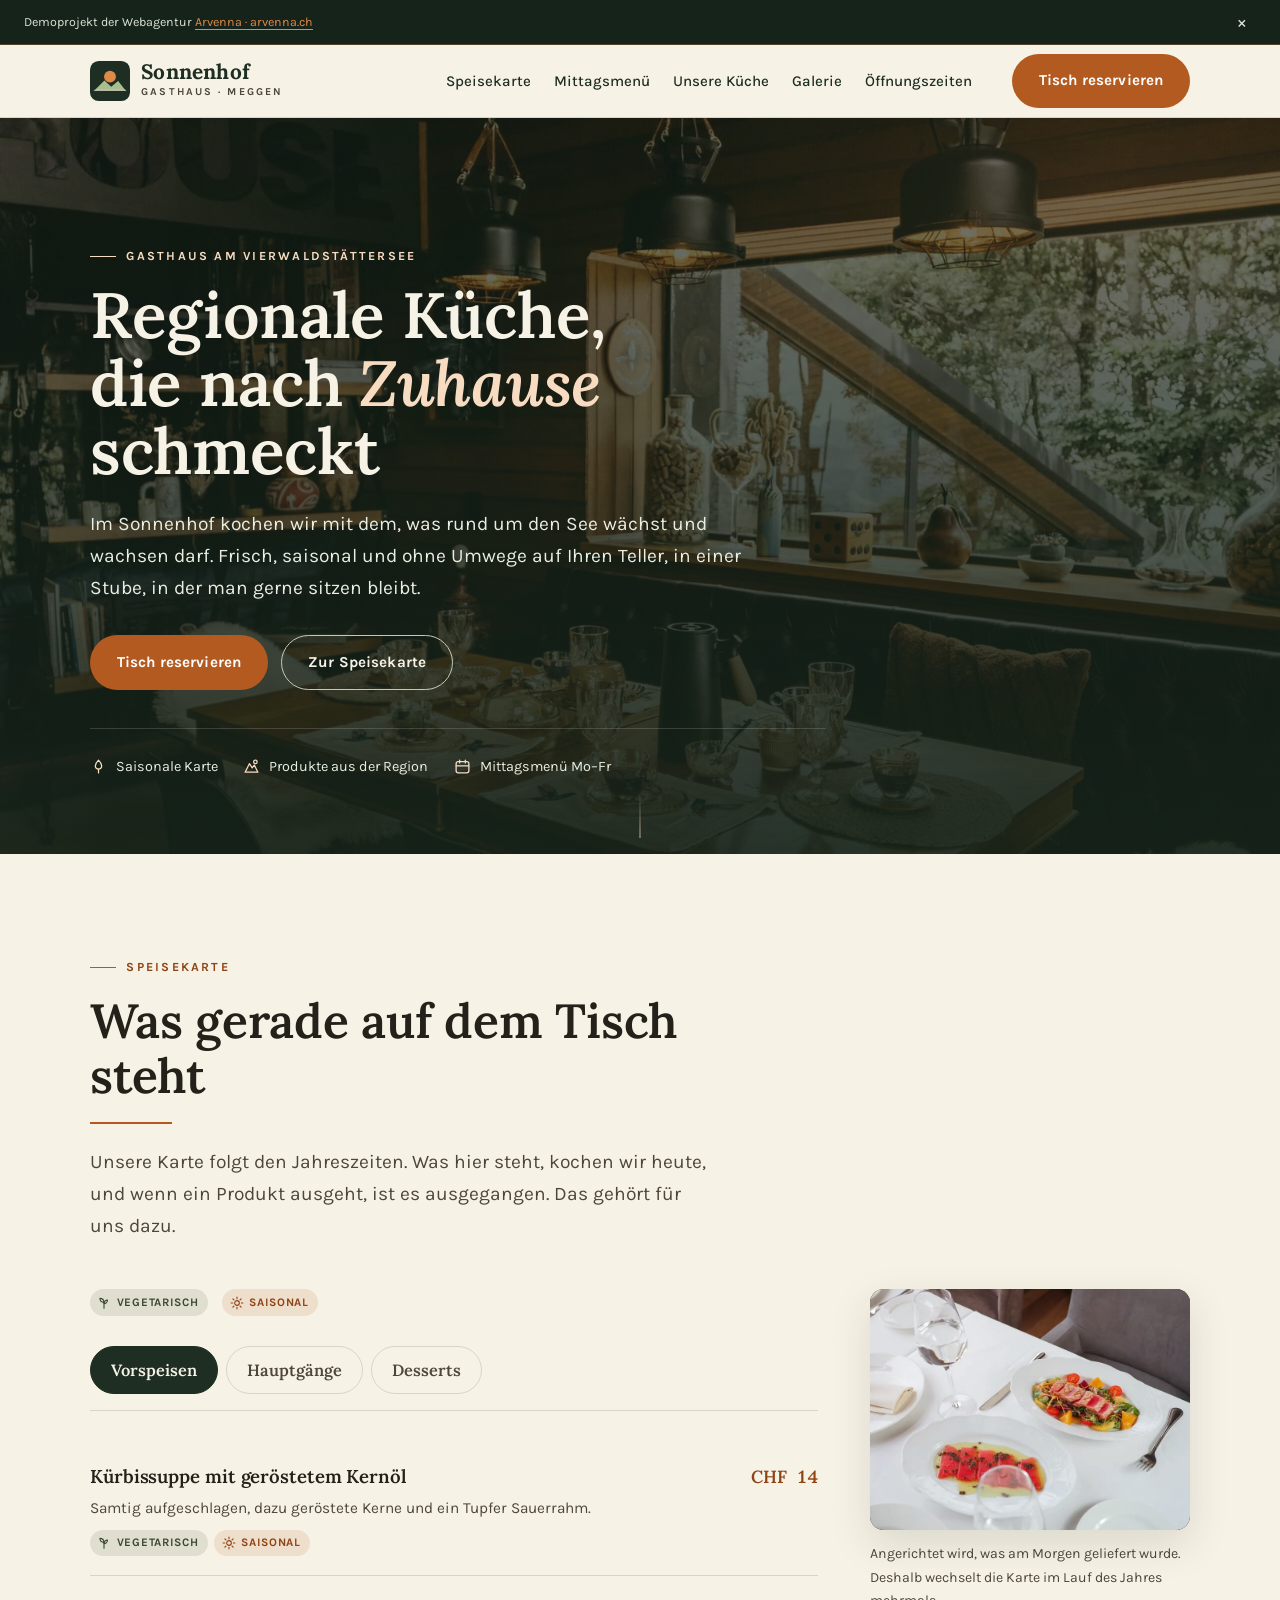
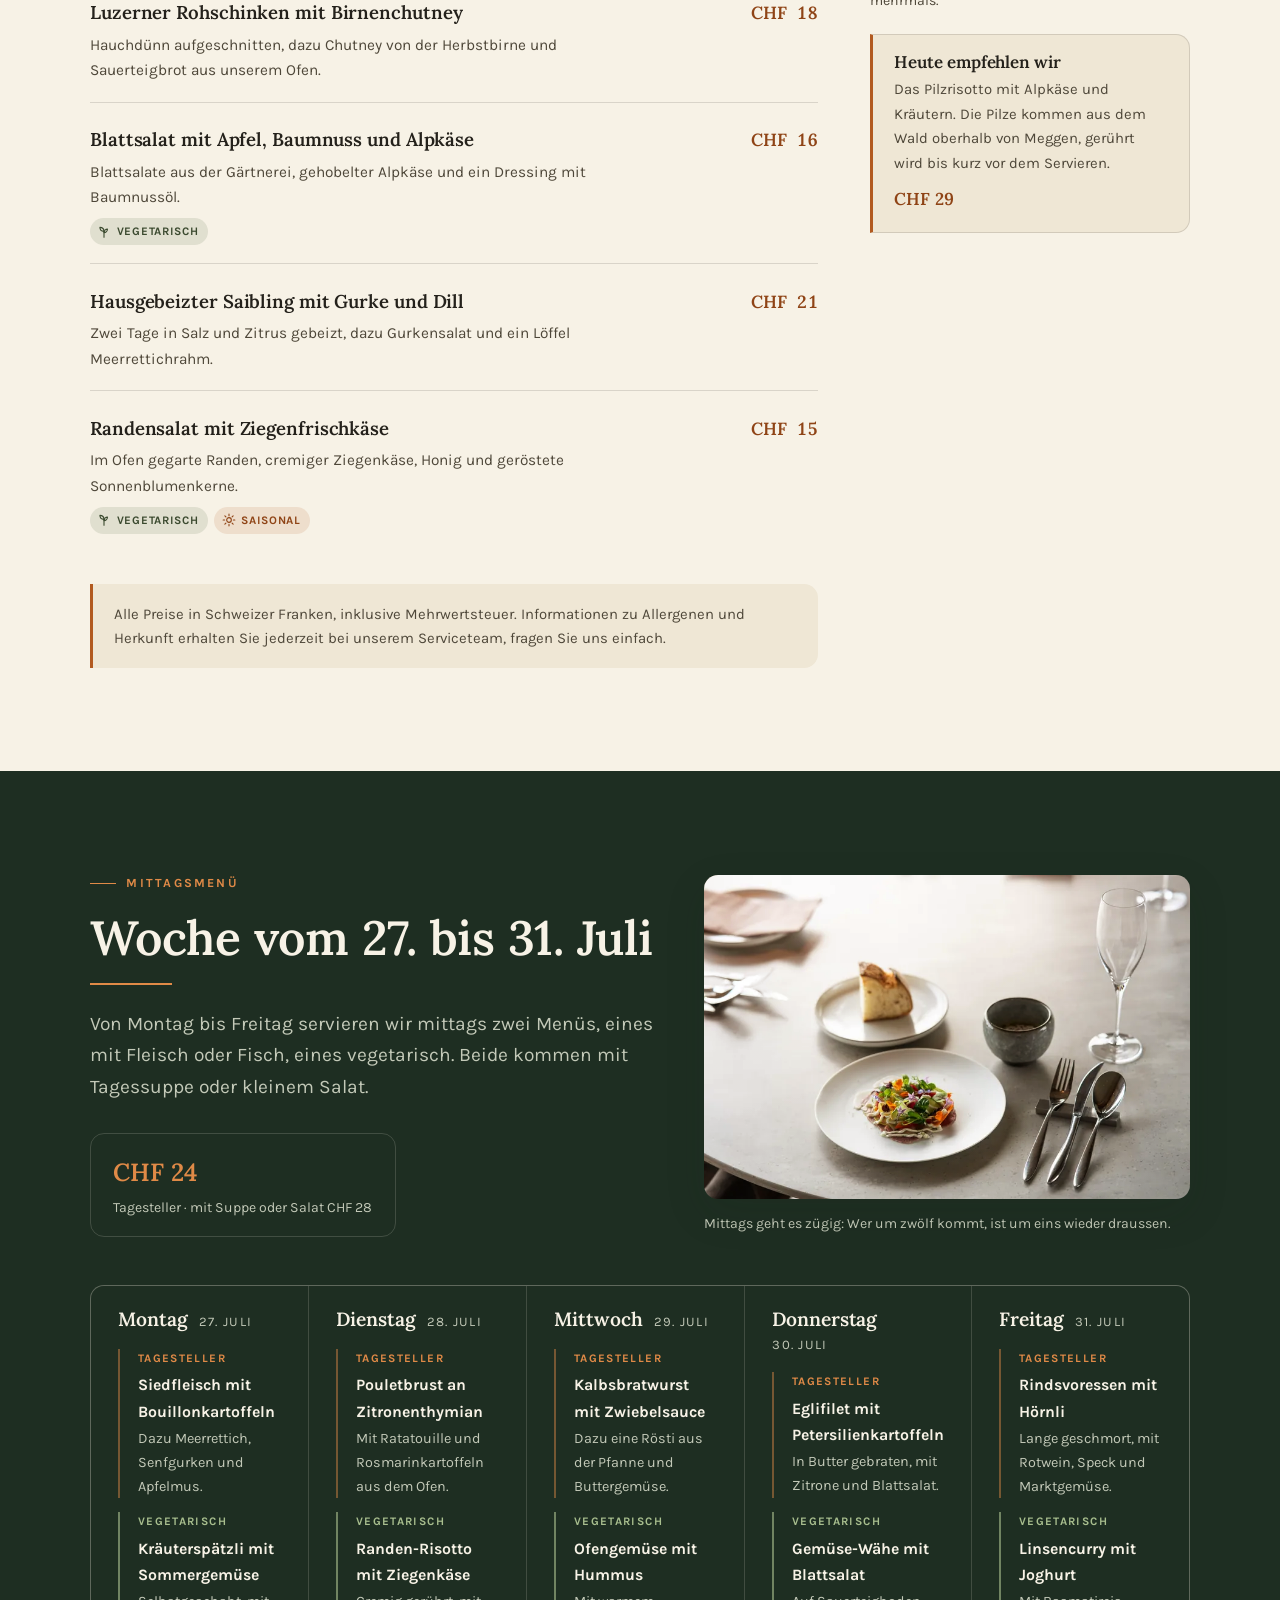
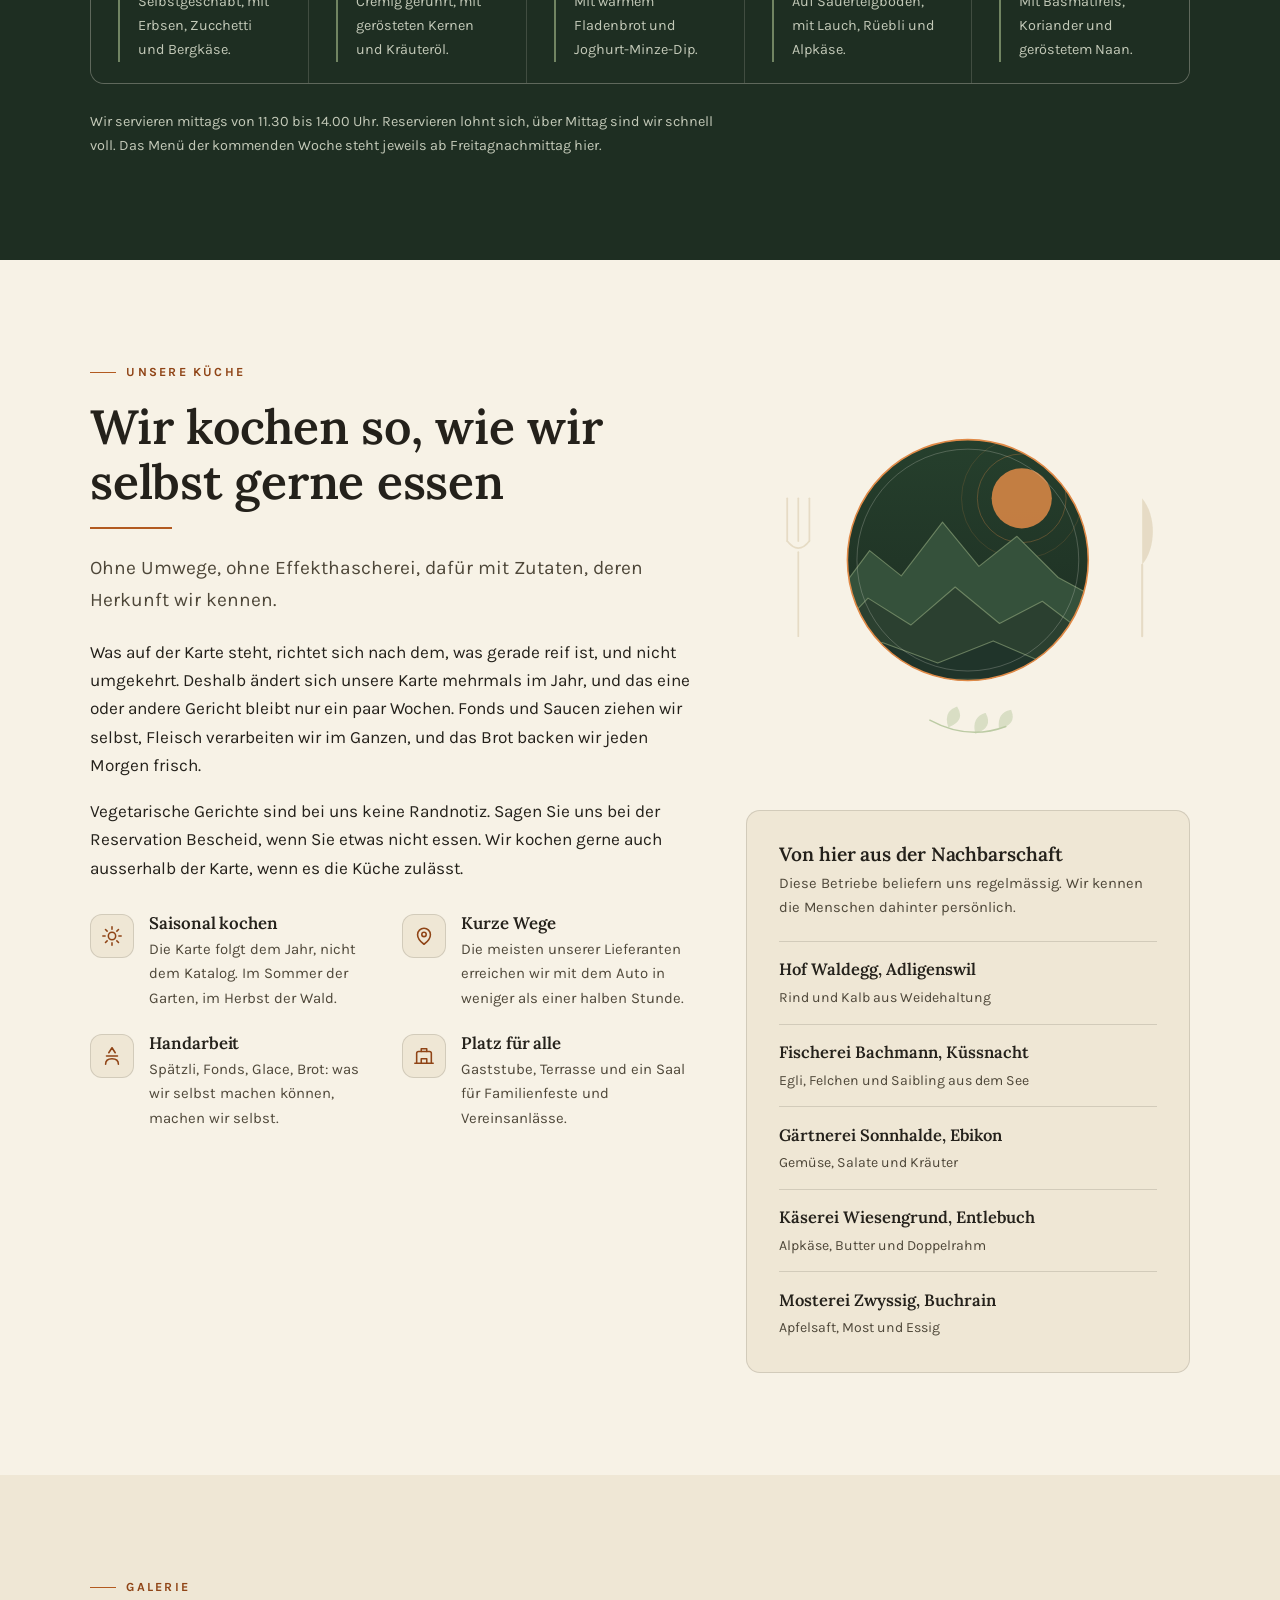
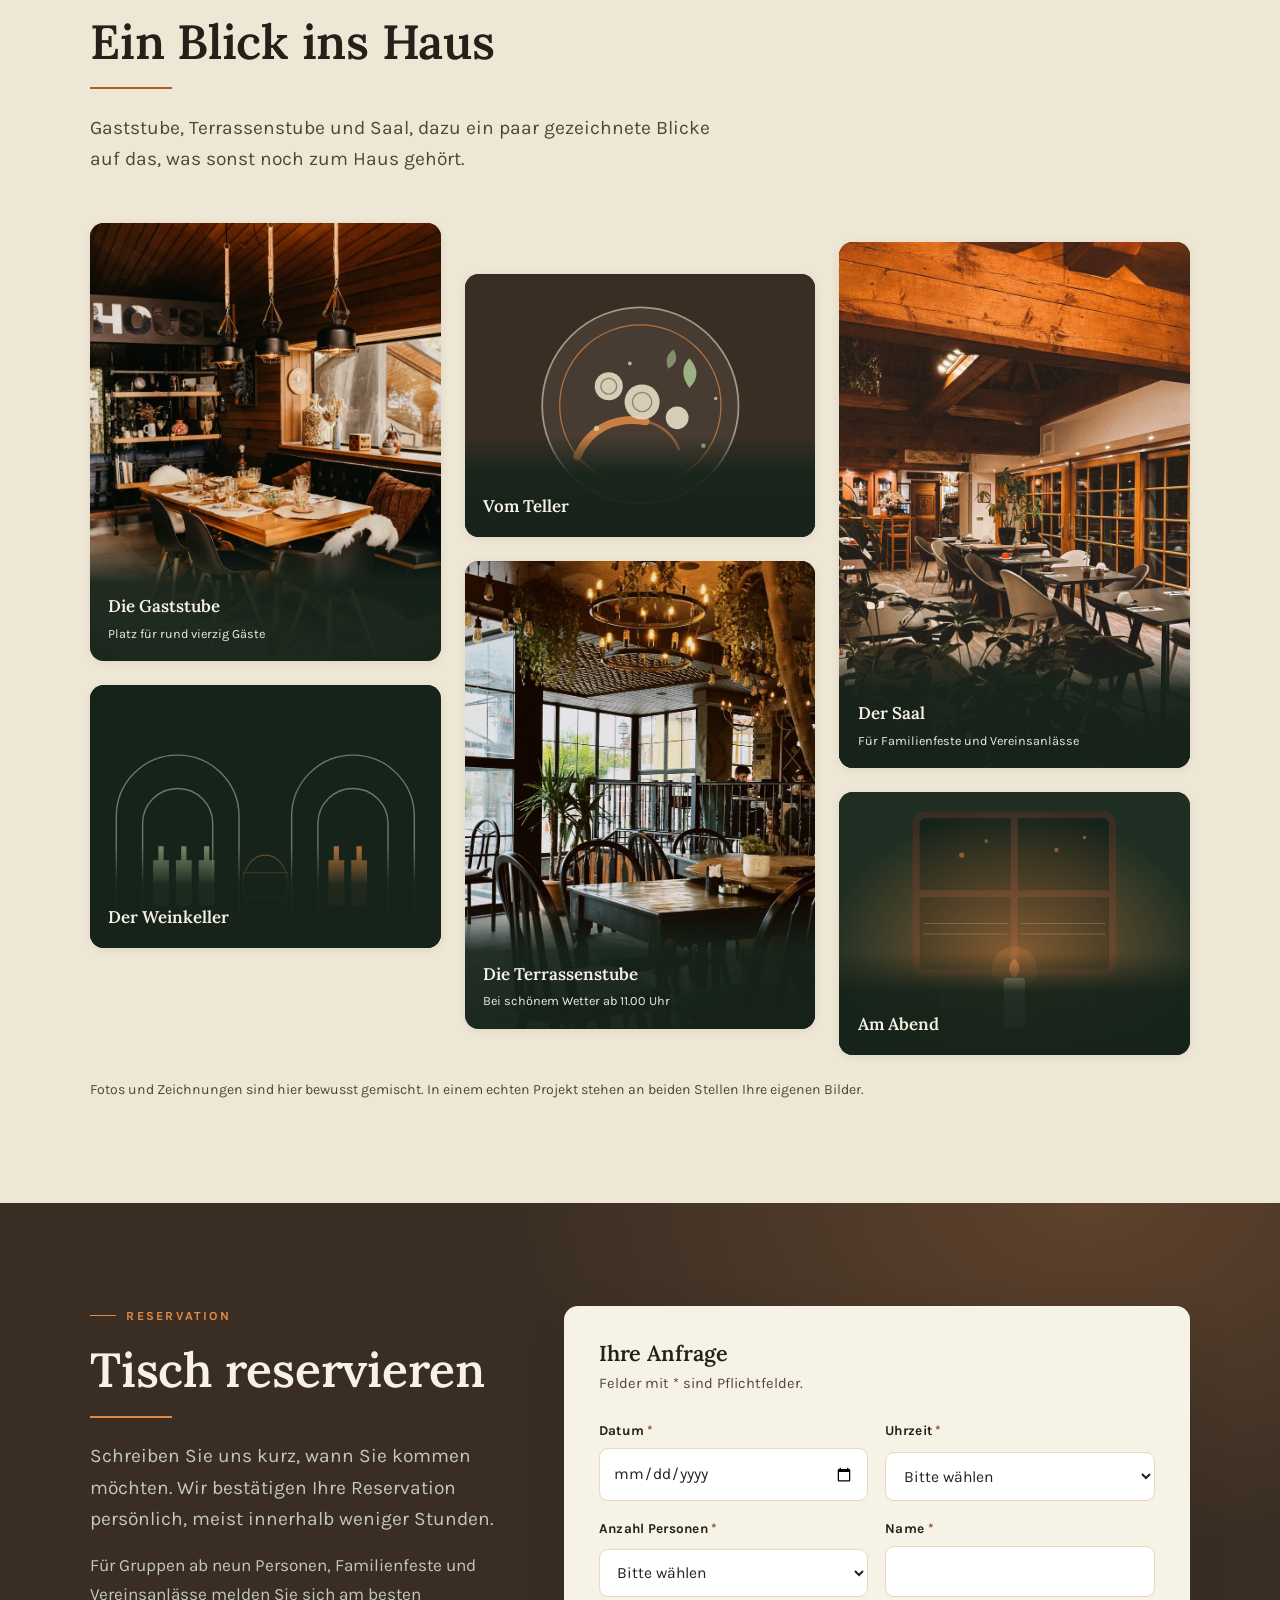
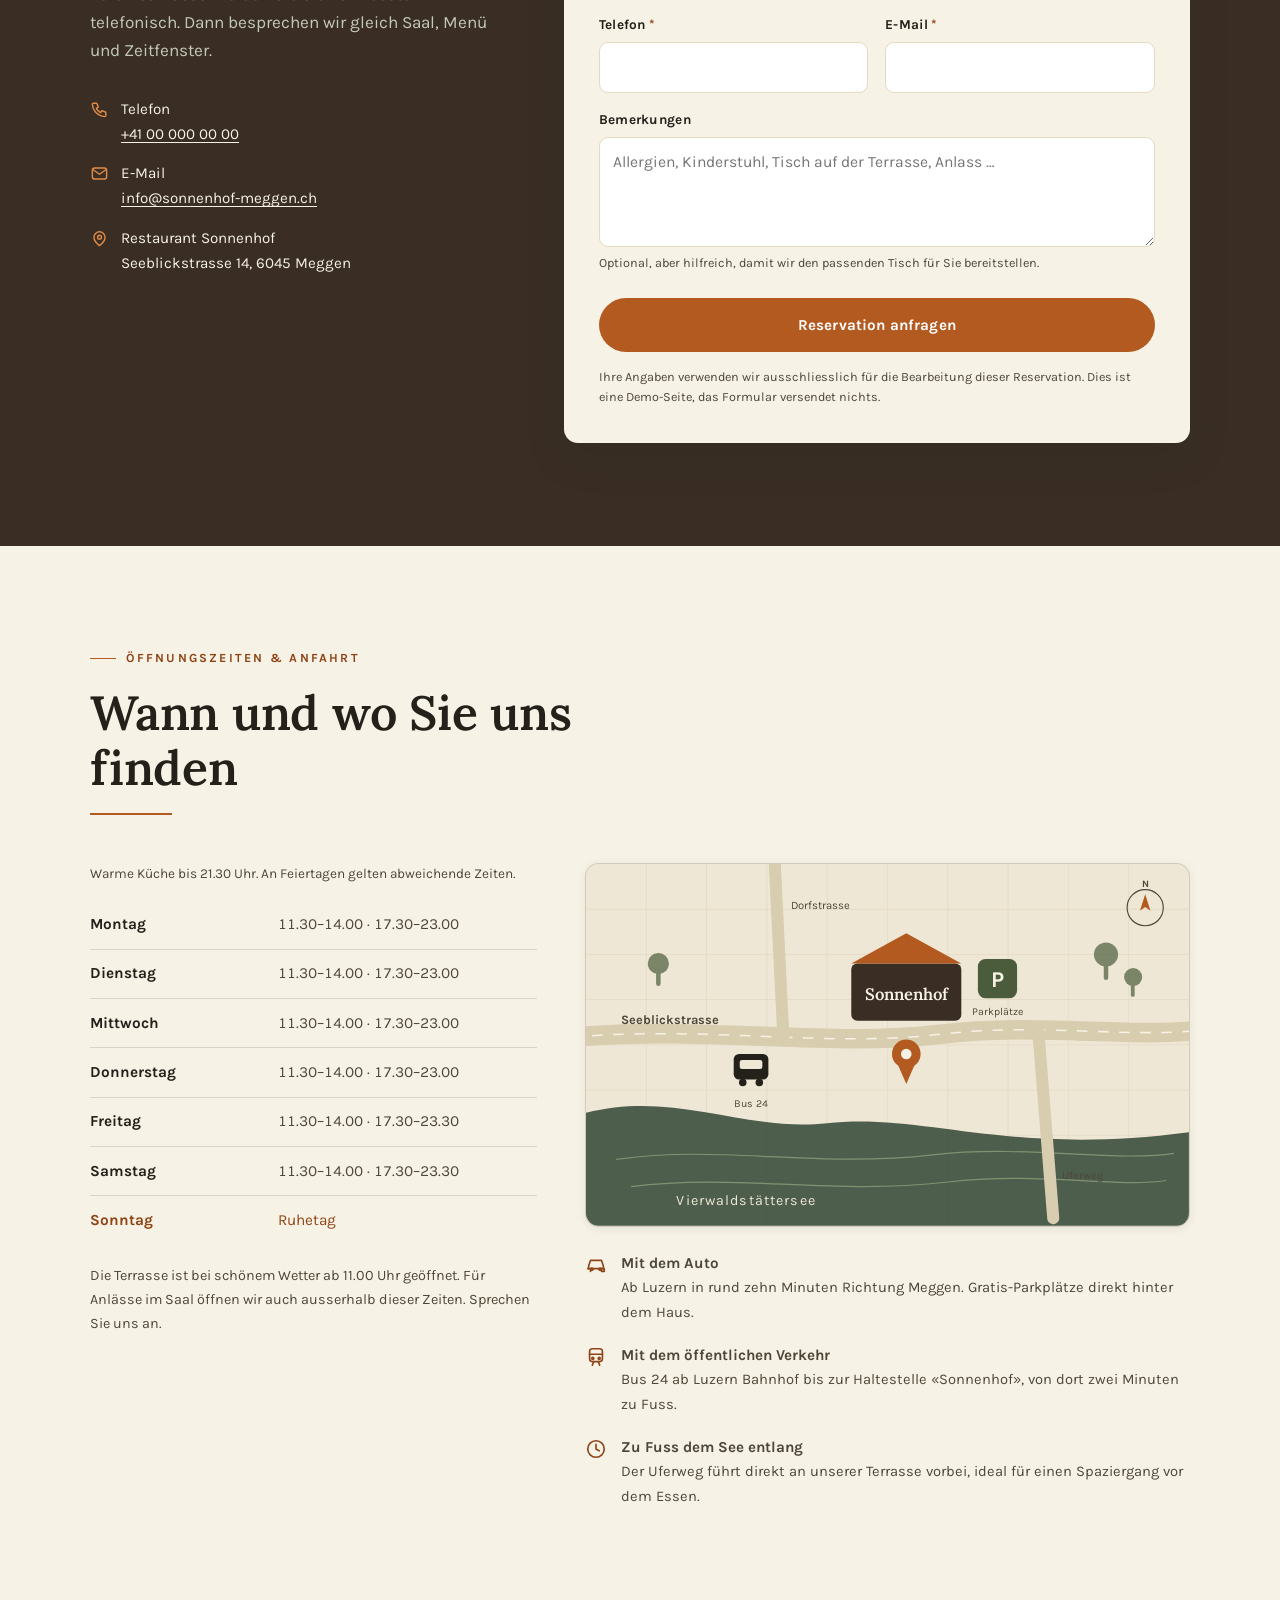
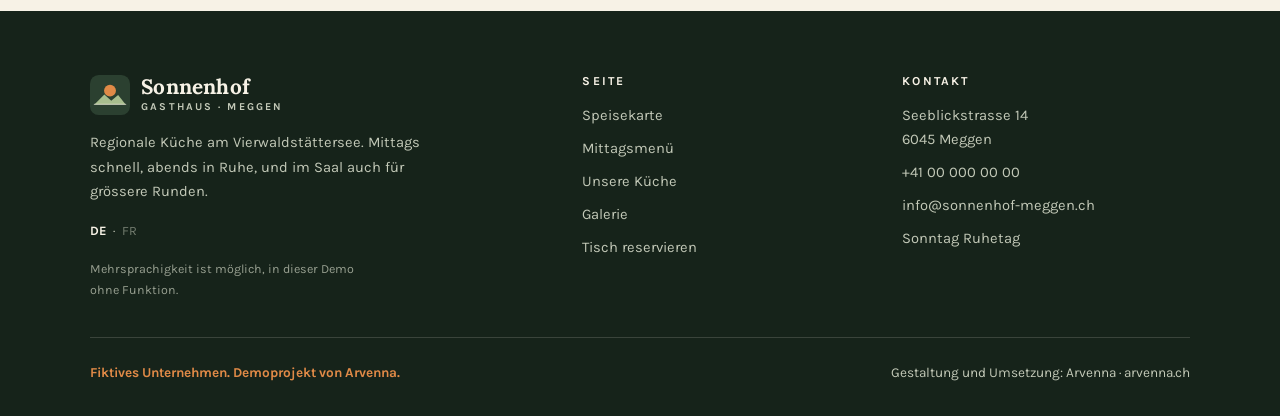
<file: demos/gastro/index.html>
<!DOCTYPE html>
<html lang="de-CH">
<head>
<meta charset="utf-8">
<meta name="viewport" content="width=device-width, initial-scale=1">
<title>Restaurant Sonnenhof – Regionale Küche in Meggen bei Luzern</title>
<meta name="description" content="Gasthaus Sonnenhof in Meggen: saisonale Küche aus der Region, Mittagsmenü von Montag bis Freitag und Tischreservation online. Fiktives Demoprojekt der Webagentur Arvenna.">
<meta name="robots" content="noindex, nofollow">
<link rel="canonical" href="https://arvenna.ch/demos/gastro/">
<meta property="og:type" content="website">
<meta property="og:locale" content="de_CH">
<meta property="og:site_name" content="Restaurant Sonnenhof">
<meta property="og:title" content="Restaurant Sonnenhof – Regionale Küche in Meggen bei Luzern">
<meta property="og:description" content="Saisonale Küche aus der Region, Mittagsmenü von Montag bis Freitag und Tischreservation online.">
<meta property="og:url" content="https://arvenna.ch/demos/gastro/">
<meta name="theme-color" content="#1E2E22">
<link rel="icon" href="data:image/svg+xml,%3Csvg xmlns='http://www.w3.org/2000/svg' viewBox='0 0 64 64'%3E%3Crect width='64' height='64' rx='13' fill='%231E2E22'/%3E%3Ccircle cx='32' cy='25' r='9.5' fill='%23E08A47'/%3E%3Cpath d='M7 47 L23 31 L34 41 L45 32 L57 47 Z' fill='%23A8BE8E'/%3E%3C/svg%3E">
<link rel="preconnect" href="https://fonts.googleapis.com">
<link rel="preconnect" href="https://fonts.gstatic.com" crossorigin>
<link rel="stylesheet" href="https://fonts.googleapis.com/css2?family=Karla:wght@400;500;700&family=Lora:ital,wght@0,500;0,600;0,700;1,500&display=swap">
<link rel="preload" as="image" href="../../assets/img/gastro/stube-hero-1600.webp"
      imagesrcset="../../assets/img/gastro/stube-hero-800.webp 800w, ../../assets/img/gastro/stube-hero-1600.webp 1600w"
      imagesizes="100vw">
<!-- Setzt die JS-Klasse vor dem ersten Paint, damit Reveals und Blur-up nicht flackern. -->
<script>document.documentElement.className+=" js";</script>
<style>
/* =====================================================================
   Restaurant Sonnenhof · Demo
   Palette: Tannengrün / warmes Creme / Kupfer / Holzton
   ===================================================================== */
:root{
  --forest-900:#16231A;
  --forest-800:#1E2E22;
  --forest-700:#2B4030;
  --olive-600:#4A5C3B;
  --olive-300:#A8BE8E;
  --cream:#F7F2E6;
  --cream-2:#EFE7D5;
  --cream-3:#E4D9C1;
  --copper:#B25A20;        /* Flächen mit weisser Schrift (Kontrast 4.8) */
  --copper-ink:#8F4416;    /* Kupfer als Textfarbe auf Creme (Kontrast 5.0) */
  --copper-light:#E08A47;  /* Kupfer auf dunklem Grund */
  --copper-pale:#F7DCC2;   /* Kupferton fuer Text ueber Fotos (>= 4.5:1 nach Scrim) */
  --on-photo:#EAEEE1;      /* Fliesstext ueber Fotos (>= 4.5:1 nach Scrim) */
  --wood:#3A2E24;
  --ink:#24211B;
  --muted:#4E4739;
  --muted-dark:#C3C9B8;
  --line:rgba(36,33,27,.14);
  --line-dark:rgba(247,242,230,.16);

  --ff-display:"Lora",Georgia,"Times New Roman",serif;
  --ff-body:"Karla","Helvetica Neue",Arial,sans-serif;

  --wrap:1180px;
  --pad:clamp(1.15rem,4vw,2.5rem);
  --sect-y:clamp(3.5rem,8vw,6.5rem);
  --radius:14px;
  --ribbon-h:44px;
  --shadow-s:0 2px 10px rgba(22,35,26,.07);
  --shadow-m:0 14px 40px rgba(22,35,26,.13);
  --ease:cubic-bezier(.22,.61,.36,1);
}

*,*::before,*::after{box-sizing:border-box}
html{-webkit-text-size-adjust:100%}
body{
  margin:0;
  padding-top:var(--ribbon-h);
  background:var(--cream);
  color:var(--ink);
  font-family:var(--ff-body);
  font-size:clamp(1rem,.97rem + .18vw,1.075rem);
  line-height:1.65;
  overflow-x:clip; /* Sicherheitsnetz gegen horizontales Scrollen */
}
img,svg{max-width:100%}
svg{display:block}
h1,h2,h3,h4{font-family:var(--ff-display);font-weight:600;line-height:1.15;margin:0;letter-spacing:-.005em}
p{margin:0}
ul,ol{margin:0;padding:0;list-style:none}
a{color:var(--copper-ink);text-decoration-thickness:1px;text-underline-offset:3px}
a:hover{color:var(--copper)}
button{font:inherit;color:inherit}
:focus-visible{outline:3px solid var(--copper);outline-offset:3px;border-radius:4px}
::selection{background:var(--copper-light);color:var(--forest-900)}

.wrap{width:100%;max-width:var(--wrap);margin-inline:auto;padding-inline:var(--pad)}
.section{padding-block:var(--sect-y)}
.section[id]{scroll-margin-top:calc(var(--ribbon-h) + 76px)}
.skip-link{position:absolute;left:-9999px;top:0;z-index:200;background:var(--forest-800);color:var(--cream);padding:.75rem 1.25rem;border-radius:0 0 8px 0}
.skip-link:focus{left:0}

/* --- Typo-Bausteine ------------------------------------------------- */
.eyebrow{
  font-family:var(--ff-body);font-size:.775rem;font-weight:700;
  letter-spacing:.18em;text-transform:uppercase;color:var(--copper-ink);
  display:flex;align-items:center;gap:.65rem;margin-bottom:1rem;
}
.eyebrow::before{content:"";width:26px;height:1px;background:var(--copper);flex:none}
.eyebrow--on-dark{color:var(--copper-light)}
.eyebrow--on-dark::before{background:var(--copper-light)}
.h-sect{font-size:clamp(1.85rem,1.2rem + 2.6vw,3rem)}
.lead{font-size:clamp(1.06rem,1rem + .35vw,1.2rem);color:var(--muted);max-width:60ch}
.lead--on-dark{color:var(--muted-dark)}
.sect-head{max-width:62ch;margin-bottom:clamp(2rem,4vw,3rem)}
.rule + .lead,.rule + p{margin-top:1.4rem}

/* --- Buttons -------------------------------------------------------- */
.btn{
  display:inline-flex;align-items:center;justify-content:center;gap:.55rem;
  padding:.85rem 1.6rem;border-radius:999px;border:1.5px solid transparent;
  font-weight:700;font-size:.95rem;letter-spacing:.01em;text-decoration:none;
  cursor:pointer;transition:transform .25s var(--ease),background-color .25s var(--ease),color .25s var(--ease),border-color .25s var(--ease);
}
.btn--primary{background:var(--copper);color:#fff}
.btn--primary:hover{background:#9C4C18;color:#fff;transform:translateY(-2px)}
.btn--ghost{border-color:currentColor;color:var(--forest-800);background:transparent}
.btn--ghost:hover{background:var(--forest-800);color:var(--cream);border-color:var(--forest-800);transform:translateY(-2px)}
.btn--ghost-light{border-color:var(--muted-dark);color:var(--cream);background:transparent}
.btn--ghost-light:hover{background:var(--cream);color:var(--forest-900);border-color:var(--cream);transform:translateY(-2px)}
.btn--wide{width:100%}

/* --- Arvenna-Ribbon ------------------------------------------------- */
.arv-ribbon{
  position:fixed;inset:0 0 auto 0;z-index:120;
  display:flex;align-items:center;gap:.75rem;
  padding:.5rem clamp(.9rem,3vw,1.5rem);
  background:var(--forest-900);color:#DCE3D4;
  border-bottom:1px solid rgba(224,138,71,.3);
  font-size:.78rem;line-height:1.35;
}
.arv-ribbon p{margin:0;flex:1 1 auto}
.arv-ribbon a{color:var(--copper-light);text-decoration:underline;white-space:nowrap}
.arv-ribbon a:hover{color:#fff}
.arv-ribbon button{
  flex:none;width:28px;height:28px;border:0;border-radius:50%;
  background:transparent;color:#DCE3D4;font-size:1.15rem;line-height:1;cursor:pointer;
  transition:background-color .2s var(--ease),color .2s var(--ease);
}
.arv-ribbon button:hover{background:rgba(247,242,230,.14);color:#fff}
body.ribbon-hidden{--ribbon-h:0px}
body.ribbon-hidden .arv-ribbon{display:none}

/* --- Header --------------------------------------------------------- */
.site-header{
  position:sticky;top:var(--ribbon-h);z-index:100;
  background:rgba(247,242,230,.94);
  -webkit-backdrop-filter:blur(10px);backdrop-filter:blur(10px);
  border-bottom:1px solid var(--line);
}
.header-inner{display:flex;align-items:center;gap:1rem;min-height:72px}
.brand{display:flex;align-items:center;gap:.7rem;text-decoration:none;color:var(--forest-800);margin-right:auto}
.brand-mark{flex:none;width:40px;height:40px}
.brand-name{font-family:var(--ff-display);font-size:1.3rem;font-weight:700;letter-spacing:.01em;line-height:1.05;display:block}
.brand-sub{display:block;font-size:.66rem;letter-spacing:.2em;text-transform:uppercase;color:var(--muted);font-weight:700}
.nav-desktop{display:none}
.nav-desktop ul{display:flex;align-items:center;gap:clamp(.9rem,1.8vw,1.9rem)}
.nav-desktop a{
  color:var(--forest-800);text-decoration:none;font-weight:500;font-size:.94rem;
  padding:.4rem 0;position:relative;
}
.nav-desktop a::after{
  content:"";position:absolute;left:0;right:100%;bottom:.1rem;height:1.5px;
  background:var(--copper);transition:right .3s var(--ease);
}
.nav-desktop a:hover::after,.nav-desktop a:focus-visible::after{right:0}
.header-cta{display:none}
.nav-toggle{
  margin-left:auto;display:inline-flex;align-items:center;gap:.5rem;
  background:transparent;border:1.5px solid var(--line);border-radius:999px;
  padding:.5rem .9rem;font-size:.85rem;font-weight:700;cursor:pointer;color:var(--forest-800);
}
.nav-toggle:hover{border-color:var(--copper);color:var(--copper-ink)}
.nav-toggle .bars{display:block;width:18px;height:12px;position:relative}
.nav-toggle .bars span{position:absolute;left:0;right:0;height:1.8px;background:currentColor;border-radius:2px;transition:transform .3s var(--ease),opacity .2s var(--ease)}
.nav-toggle .bars span:nth-child(1){top:0}
.nav-toggle .bars span:nth-child(2){top:5px}
.nav-toggle .bars span:nth-child(3){top:10px}
.nav-toggle[aria-expanded="true"] .bars span:nth-child(1){transform:translateY(5px) rotate(45deg)}
.nav-toggle[aria-expanded="true"] .bars span:nth-child(2){opacity:0}
.nav-toggle[aria-expanded="true"] .bars span:nth-child(3){transform:translateY(-5px) rotate(-45deg)}
.nav-mobile{border-top:1px solid var(--line);background:var(--cream)}
.nav-mobile[hidden]{display:none}
.nav-mobile ul{display:flex;flex-direction:column;padding-block:.75rem}
.nav-mobile a{
  display:block;padding:.8rem .2rem;color:var(--forest-800);text-decoration:none;
  font-weight:500;border-bottom:1px solid var(--line);
}
.nav-mobile li:last-child a{border-bottom:0}
.nav-mobile .btn{margin:1rem 0 1.4rem}
/* --- Fotorahmen: Blur-up, Kupferwäsche, Zoom ------------------------- */
/* Reihenfolge im Rahmen: ::before = unscharfer Platzhalter, .ph-inner = Foto,
   ::after = Kupferwäsche. Ohne JS bleibt das Foto sichtbar (opacity 1). */
.ph{position:relative;overflow:hidden;display:block;isolation:isolate;background:var(--forest-800)}
.ph::before{
  content:"";position:absolute;inset:-7%;z-index:0;
  background-image:var(--lqip);background-size:cover;background-position:center;
  filter:blur(22px);transform:scale(1.05);
  transition:opacity .85s var(--ease);
}
.ph.is-loaded::before{opacity:0}
.ph::after{
  content:"";position:absolute;inset:0;z-index:2;pointer-events:none;
  background:linear-gradient(152deg,rgba(178,90,32,.34),rgba(43,64,48,.30));
  mix-blend-mode:soft-light;
}
.ph-inner{position:absolute;inset:0;z-index:1;display:block}
.ph img{display:block;width:100%;height:100%;object-fit:cover}
.js .ph img{opacity:0;transition:opacity .85s var(--ease)}
.js .ph.is-loaded img{opacity:1}
.ph--4x3{aspect-ratio:4/3}
.ph--3x2{aspect-ratio:3/2}
.ph--4x5{aspect-ratio:4/5}
.ph--3x4{aspect-ratio:3/4}
.ph--2x3{aspect-ratio:2/3}
.frame{border-radius:var(--radius);box-shadow:var(--shadow-m)}
.zoom img{transition:transform 1s var(--ease),opacity .85s var(--ease)}
.zoom:hover img{transform:scale(1.07)}
.media-cap{margin-top:.8rem;font-size:.88rem;color:var(--muted)}
.media-cap--on-dark{color:var(--muted-dark)}

/* --- Hero ----------------------------------------------------------- */
.hero{position:relative;overflow:hidden;background:var(--forest-900);color:var(--cream);isolation:isolate}
.hero-media{position:absolute;inset:-9% 0;z-index:0;will-change:transform}
.hero-media img{object-position:center 46%}
/* Ken Burns läuft auf der inneren Ebene, damit die Parallaxe den Rahmen bewegen kann. */
@keyframes kenBurns{
  from{transform:scale(1.05) translate3d(0,0,0)}
  to{transform:scale(1.16) translate3d(-1.8%,-2.2%,0)}
}
.hero-media .ph-inner{animation:kenBurns 38s var(--ease) infinite alternate}
/* Scrim: Grundschleier + bodenlastiger Verlauf. Am Bild gemessen liegt der
   schlechteste Textwert damit bei 5.3:1 (Desktop) bzw. 6.0:1 (Mobil). */
.hero-scrim{
  position:absolute;inset:0;z-index:1;pointer-events:none;
  background:
    radial-gradient(52% 42% at 86% 10%,rgba(224,138,71,.09),transparent 64%),
    linear-gradient(to top,rgba(22,35,26,.88) 0%,rgba(22,35,26,.58) 46%,rgba(22,35,26,.36) 100%),
    linear-gradient(rgba(22,35,26,.36),rgba(22,35,26,.36));
}
.hero-inner{
  position:relative;z-index:2;display:grid;align-content:end;
  min-height:clamp(31rem,82vh,46rem);
  padding-block:clamp(4.5rem,13vw,8rem) clamp(3rem,7vw,4.75rem);
}
.hero-copy{max-width:46rem}
.hero .eyebrow{color:var(--copper-pale)}
.hero .eyebrow::before{background:var(--copper-pale)}
.hero h1{font-size:clamp(2.3rem,1.4rem + 3.6vw,4rem);line-height:1.06;font-weight:600}
.hero h1 em{font-style:italic;color:var(--copper-pale)}
.hero .lead{margin-top:1.4rem;color:var(--on-photo)}
.hero-actions{display:flex;flex-wrap:wrap;gap:.85rem;margin-top:2rem}
.hero-facts{
  display:flex;flex-wrap:wrap;gap:.6rem 1.6rem;margin-top:2.4rem;
  padding-top:1.6rem;border-top:1px solid var(--line-dark);
  font-size:.9rem;color:var(--on-photo);
}
.hero-facts li{display:flex;align-items:center;gap:.55rem}
.hero-facts svg{flex:none;width:17px;height:17px;color:var(--copper-pale)}
.hero-scroll{
  position:absolute;left:50%;bottom:1rem;z-index:2;transform:translateX(-50%);
  width:1px;height:clamp(28px,5vh,46px);background:linear-gradient(to bottom,transparent,var(--copper-pale));
  opacity:.75;
}
@keyframes scrollHint{0%,100%{transform:translateX(-50%) scaleY(.45);opacity:.35}50%{transform:translateX(-50%) scaleY(1);opacity:.8}}
.hero-scroll{transform-origin:50% 100%;animation:scrollHint 3.4s ease-in-out infinite}
/* Auf kleinen Schirmen füllt der Text fast die ganze Höhe: Scrim dort flächiger. */
@media (max-width:767px){
  .hero-scrim{
    background:
      linear-gradient(to top,rgba(22,35,26,.90) 0%,rgba(22,35,26,.64) 62%,rgba(22,35,26,.42) 100%),
      linear-gradient(rgba(22,35,26,.34),rgba(22,35,26,.34));
  }
  .hero-scroll{display:none}
}

/* --- Speisekarte ---------------------------------------------------- */
.menu-layout{display:grid;gap:clamp(2rem,4.5vw,3.25rem)}
.menu-aside{display:grid;gap:1.35rem;align-content:start;align-self:start;min-width:0}
.menu-figure{margin:0;min-width:0}
.tip-card{
  border:1px solid var(--line);border-left:3px solid var(--copper);
  background:var(--cream-2);border-radius:0 var(--radius) var(--radius) 0;
  padding:1.15rem 1.35rem;
}
.tip-card h3{font-size:1.06rem;margin-bottom:.3rem}
.tip-card p{font-size:.93rem;color:var(--muted)}
.tip-card .tip-price{display:block;margin-top:.6rem;font-family:var(--ff-display);font-weight:600;color:var(--copper-ink)}
.menu-legend{display:flex;flex-wrap:wrap;gap:.5rem .9rem;margin-bottom:1.75rem}
.tag{
  display:inline-flex;align-items:center;gap:.35rem;
  font-size:.72rem;font-weight:700;letter-spacing:.06em;text-transform:uppercase;
  padding:.24rem .6rem .24rem .45rem;border-radius:999px;white-space:nowrap;
}
.tag svg{width:14px;height:14px;flex:none}
.tag--veg{background:rgba(74,92,59,.13);color:#3B4A2F}
.tag--season{background:rgba(178,90,32,.13);color:var(--copper-ink)}
.tablist{display:flex;flex-wrap:wrap;gap:.5rem;margin-bottom:2rem;border-bottom:1px solid var(--line);padding-bottom:1rem}
.tablist button{
  background:transparent;border:1.5px solid var(--line);border-radius:999px;
  padding:.6rem 1.25rem;font-family:var(--ff-display);font-size:1.02rem;font-weight:600;
  cursor:pointer;color:var(--muted);transition:all .25s var(--ease);
}
.tablist button:hover{border-color:var(--copper);color:var(--copper-ink)}
.tablist button[aria-selected="true"]{background:var(--forest-800);border-color:var(--forest-800);color:var(--cream)}
.tabpanel[hidden]{display:none}
/* Tabwechsel als Überblendung statt hartem Umschalten */
.tabpanel{transition:opacity .22s var(--ease)}
.tabpanel.is-leaving{opacity:0}
@keyframes panelIn{from{opacity:0;transform:translateY(16px)}to{opacity:1;transform:none}}
.js .tabpanel.is-entering{animation:panelIn .48s var(--ease) both}
.dish-list{display:grid;gap:.25rem}
.dish{
  display:grid;grid-template-columns:minmax(0,1fr) auto;gap:.35rem 1.25rem;
  align-items:baseline;padding:1.15rem 0;border-bottom:1px solid var(--line);
}
.dish:last-child{border-bottom:0}
.dish-name{font-family:var(--ff-display);font-size:1.16rem;font-weight:600;margin:0}
.dish-price{font-family:var(--ff-display);font-size:1.1rem;font-weight:600;color:var(--copper-ink);white-space:nowrap;font-variant-numeric:tabular-nums}
.dish-desc{grid-column:1/-1;color:var(--muted);font-size:.96rem;max-width:62ch}
.dish-tags{grid-column:1/-1;display:flex;flex-wrap:wrap;gap:.4rem;margin-top:.15rem}
.menu-note{
  margin-top:2rem;padding:1.1rem 1.3rem;border-left:3px solid var(--copper);
  background:var(--cream-2);border-radius:0 var(--radius) var(--radius) 0;
  font-size:.93rem;color:var(--muted);
}

/* --- Mittagsmenü ---------------------------------------------------- */
.lunch{background:var(--forest-800);color:var(--cream)}
.lunch .h-sect{color:var(--cream)}
.lunch-head{display:grid;gap:clamp(1.75rem,4vw,3rem);margin-bottom:clamp(2rem,4vw,3rem)}
.lunch-intro{min-width:0}
.lunch-media{margin:0;min-width:0}
.lunch-price{
  display:inline-flex;flex-direction:column;gap:.2rem;margin-top:1.9rem;
  border:1px solid var(--line-dark);border-radius:var(--radius);padding:1.1rem 1.4rem;
}
.lunch-price strong{font-family:var(--ff-display);font-size:1.55rem;color:var(--copper-light);font-weight:600}
.lunch-price span{font-size:.88rem;color:var(--muted-dark)}
.week{display:grid;gap:1px;background:var(--line-dark);border:1px solid var(--line-dark);border-radius:var(--radius);overflow:hidden}
.day{background:var(--forest-800);padding:1.35rem clamp(1.1rem,3vw,1.7rem);display:grid;gap:.9rem}
.day-head{display:flex;flex-wrap:wrap;align-items:baseline;gap:.2rem .7rem}
.day-name{font-family:var(--ff-display);font-size:1.2rem;font-weight:600;color:var(--cream);margin:0}
.day-date{font-size:.82rem;letter-spacing:.1em;text-transform:uppercase;color:var(--muted-dark)}
.day-dishes{display:grid;gap:.85rem}
.day-dish{display:grid;gap:.15rem;padding-left:1.1rem;border-left:2px solid rgba(224,138,71,.45)}
.day-dish--veg{border-left-color:rgba(168,190,142,.6)}
.day-dish b{font-weight:700;font-size:.99rem;color:var(--cream)}
.day-dish span{font-size:.9rem;color:var(--muted-dark)}
.day-dish em{font-style:normal;font-size:.72rem;font-weight:700;letter-spacing:.12em;text-transform:uppercase;color:var(--copper-light);display:block;margin-bottom:.15rem}
.day-dish--veg em{color:var(--olive-300)}
.lunch-foot{margin-top:1.6rem;font-size:.9rem;color:var(--muted-dark);max-width:70ch}

/* --- Küche / Über uns ----------------------------------------------- */
.kitchen-grid{display:grid;gap:clamp(2.2rem,5vw,3.5rem)}
.kitchen-text p + p{margin-top:1.1rem}
.principles{display:grid;gap:1rem;margin-top:2rem}
.principle{display:flex;gap:.95rem;align-items:flex-start}
.principle-icon{
  flex:none;width:44px;height:44px;border-radius:12px;display:grid;place-items:center;
  background:var(--cream-2);color:var(--copper-ink);border:1px solid var(--line);
}
.principle-icon svg{width:22px;height:22px}
.principle h3{font-size:1.05rem;margin-bottom:.2rem}
.principle p{font-size:.93rem;color:var(--muted)}
.kitchen-side{display:grid;gap:clamp(1.5rem,3vw,2.25rem);align-content:start;min-width:0}
/* Die gezeichnete Teller-Illustration aus dem alten Hero lebt hier weiter. */
.kitchen-art{position:relative;margin:0;width:100%;max-width:460px;justify-self:center}
.suppliers{background:var(--cream-2);border:1px solid var(--line);border-radius:var(--radius);padding:clamp(1.4rem,3.5vw,2rem)}
.suppliers h3{font-size:1.2rem;margin-bottom:.4rem}
.suppliers > p{font-size:.92rem;color:var(--muted);margin-bottom:1.3rem}
.supplier-list li{display:grid;gap:.15rem;padding:.9rem 0;border-top:1px solid var(--line)}
.supplier-list li:last-child{padding-bottom:0}
.supplier-name{font-family:var(--ff-display);font-weight:600;font-size:1.03rem}
.supplier-what{font-size:.88rem;color:var(--muted)}
/* --- Galerie -------------------------------------------------------- */
/* Drei eigenständige Spalten statt eines starren Rasters: Fotos und
   Zeichnungen behalten ihr Seitenverhältnis, die Spalten sind versetzt. */
.gallery-grid{display:grid;gap:clamp(1rem,2.4vw,1.5rem)}
.gal-col{display:contents}
.tile{
  margin:0;
  position:relative;border-radius:var(--radius);overflow:hidden;
  background:var(--forest-800);box-shadow:var(--shadow-s);
  transition:transform .4s var(--ease),box-shadow .4s var(--ease);
}
.tile:hover{transform:translateY(-5px);box-shadow:var(--shadow-m)}
.tile > svg{width:100%;height:auto}
.tile figcaption{
  position:absolute;left:0;right:0;bottom:0;z-index:3;
  padding:3.6rem 1.15rem 1.05rem;
  /* Der dichte Teil des Verlaufs reicht bis über die Textoberkante hinaus. */
  background:linear-gradient(to top,rgba(22,35,26,.97) 0%,rgba(22,35,26,.93) 62%,rgba(22,35,26,0) 100%);
  color:var(--cream);font-family:var(--ff-display);font-size:1.06rem;font-weight:600;
  transition:padding-bottom .4s var(--ease);
}
.tile figcaption small{
  display:block;font-family:var(--ff-body);font-size:.79rem;font-weight:400;
  color:var(--on-photo);margin-top:.15rem;
}
.tile:hover figcaption{padding-bottom:1.5rem}
.gallery-hint{margin-top:1.4rem;font-size:.88rem;color:var(--muted)}

/* --- Reservation ---------------------------------------------------- */
.reserve{background:var(--wood);color:var(--cream);position:relative;overflow:hidden}
.reserve::before{
  content:"";position:absolute;inset:0;
  background:radial-gradient(75% 60% at 85% 0%,rgba(224,138,71,.22),transparent 60%);
  pointer-events:none;
}
.reserve-inner{position:relative;display:grid;gap:clamp(2rem,5vw,3.5rem)}
.reserve .h-sect{color:var(--cream)}
.reserve-aside p + p{margin-top:1rem}
.reserve-contact{margin-top:2rem;display:grid;gap:.9rem;font-size:.95rem}
.reserve-contact li{display:flex;gap:.75rem;align-items:flex-start}
.reserve-contact svg{flex:none;width:19px;height:19px;color:var(--copper-light);margin-top:.2rem}
.reserve-contact a{color:var(--cream);text-decoration:underline;overflow-wrap:anywhere}
.reserve-contact a:hover{color:var(--copper-light)}
.form-card{
  background:var(--cream);color:var(--ink);border-radius:var(--radius);
  padding:clamp(1.3rem,4vw,2.2rem);box-shadow:var(--shadow-m);
}
.form-grid{display:grid;gap:1.05rem}
.field{display:grid;gap:.35rem;min-width:0}
.field label{font-size:.85rem;font-weight:700;letter-spacing:.02em}
.field .req{color:var(--copper-ink)}
.field input,.field select,.field textarea{
  font:inherit;font-size:.98rem;width:100%;max-width:100%;
  padding:.72rem .85rem;border:1.5px solid var(--cream-3);border-radius:9px;
  background:#fff;color:var(--ink);transition:border-color .2s var(--ease),box-shadow .2s var(--ease);
}
.field textarea{min-height:110px;resize:vertical}
.field input:hover,.field select:hover,.field textarea:hover{border-color:#CBBE9E}
.field input:focus,.field select:focus,.field textarea:focus{
  outline:none;border-color:var(--copper);box-shadow:0 0 0 3px rgba(178,90,32,.18);
}
.field input:focus-visible,.field select:focus-visible,.field textarea:focus-visible{outline:2px solid var(--copper);outline-offset:1px}
.field .hint{font-size:.79rem;color:var(--muted)}
.error-msg{font-size:.82rem;font-weight:700;color:#96301B;display:none}
.field.has-error input,.field.has-error select,.field.has-error textarea{border-color:#96301B;background:#FDF4F1}
.field.has-error .error-msg{display:block}
.form-foot{margin-top:1.5rem;display:grid;gap:.9rem}
.form-legal{font-size:.79rem;color:var(--muted)}
.hp{position:absolute;left:-9999px;width:1px;height:1px;overflow:hidden}
.form-status{
  display:none;gap:.8rem;align-items:flex-start;margin-top:1.25rem;padding:1rem 1.15rem;
  border-radius:10px;background:rgba(74,92,59,.13);border:1px solid rgba(74,92,59,.35);
  font-size:.93rem;color:#2F3D26;
}
.form-status.is-visible{display:flex}
.form-status svg{flex:none;width:20px;height:20px;color:#4A5C3B;margin-top:.15rem}
.form-status strong{display:block;font-size:1rem;margin-bottom:.15rem}

/* --- Öffnungszeiten + Anfahrt ---------------------------------------- */
.visit-grid{display:grid;gap:clamp(2rem,4.5vw,3rem)}
.hours-table{width:100%;border-collapse:collapse;font-size:.96rem}
.hours-table caption{text-align:left;font-size:.85rem;color:var(--muted);padding-bottom:.9rem}
.hours-table th,.hours-table td{padding:.72rem 0;border-bottom:1px solid var(--line);text-align:left;vertical-align:top}
.hours-table th{font-weight:700;width:42%}
.hours-table td{color:var(--muted);font-variant-numeric:tabular-nums}
.hours-table tr:last-child th,.hours-table tr:last-child td{border-bottom:0}
.hours-table .closed th,.hours-table .closed td{color:var(--copper-ink)}
.hours-note{margin-top:1.2rem;font-size:.9rem;color:var(--muted)}
.map-frame{border:1px solid var(--line);border-radius:var(--radius);overflow:hidden;background:var(--cream-2);box-shadow:var(--shadow-s)}
.map-frame svg{width:100%;height:auto}
.arrival{display:grid;gap:1.15rem;margin-top:1.5rem}
.arrival li{display:flex;gap:.85rem;align-items:flex-start}
.arrival svg{flex:none;width:22px;height:22px;color:var(--copper-ink);margin-top:.15rem}
.arrival b{display:block;font-size:.95rem}
.arrival span{font-size:.92rem;color:var(--muted)}

/* --- Footer --------------------------------------------------------- */
.site-footer{background:var(--forest-900);color:var(--muted-dark);padding-block:clamp(2.75rem,6vw,4rem) 2rem;font-size:.92rem}
.footer-grid{display:grid;gap:2rem;padding-bottom:2.25rem;border-bottom:1px solid var(--line-dark)}
.footer-brand .brand-name{color:var(--cream)}
.footer-brand .brand-sub{color:var(--muted-dark)}
.footer-brand p{margin-top:1rem;max-width:38ch}
.site-footer h2{font-family:var(--ff-body);font-size:.76rem;letter-spacing:.18em;text-transform:uppercase;color:var(--cream);margin-bottom:.9rem;font-weight:700}
.footer-list{display:grid;gap:.55rem}
.site-footer a{color:var(--muted-dark);text-decoration:none;overflow-wrap:anywhere}
.site-footer a:hover{color:var(--copper-light);text-decoration:underline}
.footer-bottom{display:flex;flex-wrap:wrap;gap:.6rem 1.5rem;justify-content:space-between;padding-top:1.5rem;font-size:.85rem}
.footer-demo{color:var(--copper-light);font-weight:700}
.lang-switch{display:inline-flex;gap:.4rem;align-items:center;margin-top:1.2rem;font-size:.8rem}
.lang-switch span[aria-current]{color:var(--cream);font-weight:700}
.lang-switch .off{opacity:.55}
.lang-note{margin-top:.4rem;font-size:.78rem;opacity:.75;max-width:34ch}

/* --- Scroll-Reveal (nur mit JS aktiv) -------------------------------- */
.js .reveal{opacity:0;transform:translateY(20px);transition:opacity .7s var(--ease) var(--rd,0s),transform .7s var(--ease) var(--rd,0s)}
.js .reveal.is-visible{opacity:1;transform:none}

/* Gestaffelte Kinder: der Container wird beobachtet, die Kinder laufen versetzt an. */
.js .stagger > *{opacity:0;transform:translateY(22px);transition:opacity .7s var(--ease),transform .7s var(--ease)}
.js .stagger.is-visible > *{opacity:1;transform:none}
.js .stagger > *:nth-child(2){transition-delay:.08s}
.js .stagger > *:nth-child(3){transition-delay:.16s}
.js .stagger > *:nth-child(4){transition-delay:.24s}
.js .stagger > *:nth-child(5){transition-delay:.32s}
.js .stagger > *:nth-child(6){transition-delay:.40s}
.js .gal-col:nth-child(1) .reveal:nth-child(2){--rd:.24s}
.js .gal-col:nth-child(2) .reveal:nth-child(1){--rd:.08s}
.js .gal-col:nth-child(2) .reveal:nth-child(2){--rd:.32s}
.js .gal-col:nth-child(3) .reveal:nth-child(1){--rd:.16s}
.js .gal-col:nth-child(3) .reveal:nth-child(2){--rd:.40s}

/* Überschriften wischen von links auf */
.js .wipe{clip-path:inset(-.35em -.15em -.4em 100%);transition:clip-path .95s var(--ease) .08s}
.js .is-visible .wipe,.js .wipe.is-visible{clip-path:inset(-.35em -.15em -.4em -.15em)}
.rule{display:block;height:2px;width:82px;margin-top:1.15rem;background:var(--copper);transform:scaleX(0);transform-origin:0 50%;transition:transform .8s var(--ease) .3s}
.rule--on-dark{background:var(--copper-light)}
.js .is-visible .rule{transform:scaleX(1)}

/* Lesefortschritt: rein CSS über die Scroll-Timeline, sonst schlicht unsichtbar. */
.progress-bar{
  position:fixed;top:var(--ribbon-h);left:0;right:0;height:3px;z-index:110;
  background:linear-gradient(90deg,var(--copper),var(--copper-light));
  transform:scaleX(0);transform-origin:0 50%;pointer-events:none;
}
@keyframes progressGrow{from{transform:scaleX(0)}to{transform:scaleX(1)}}
@supports (animation-timeline:scroll()){
  .progress-bar{animation:progressGrow linear both;animation-timeline:scroll(root block)}
}

/* Sanfte Bilddrift beim Durchscrollen, wo die View-Timeline unterstützt wird */
@supports (animation-timeline:view()){
  @media (prefers-reduced-motion:no-preference){
    @keyframes tileDrift{from{transform:scale(1.09) translateY(2.4%)}to{transform:scale(1.09) translateY(-2.4%)}}
    .tile .ph-inner,.lunch-media .ph-inner{animation:tileDrift linear both;animation-timeline:view();animation-range:entry 0% exit 100%}
  }
}

/* --- Breakpoints ----------------------------------------------------- */
@media (min-width:600px){
  .principles{grid-template-columns:1fr 1fr}
  .form-grid{grid-template-columns:1fr 1fr}
  .field--full{grid-column:1/-1}
  .gallery-grid{grid-template-columns:1fr 1fr}
}
@media (min-width:768px){
  .lunch-head{grid-template-columns:minmax(0,1.05fr) minmax(0,.9fr);align-items:center}
  .week{grid-template-columns:1fr 1fr}
  .kitchen-grid{grid-template-columns:minmax(0,1.15fr) minmax(0,.85fr)}
  .visit-grid{grid-template-columns:minmax(0,.85fr) minmax(0,1.15fr);align-items:start}
  .footer-grid{grid-template-columns:1.6fr 1fr 1fr}
  .dish{grid-template-columns:minmax(0,1fr) auto}
  /* Die Bildspalte der Speisekarte bleibt bis 1080px unter der Karte,
     damit das Foto nicht zur Briefmarke schrumpft. */
  .menu-aside{grid-template-columns:minmax(0,1.2fr) minmax(0,1fr);align-items:start}
}
@media (min-width:1080px){
  .nav-toggle{display:none}
  .nav-mobile{display:none !important}
  .nav-desktop{display:block}
  .header-cta{display:inline-flex;margin-left:1.5rem}
  .week{grid-template-columns:repeat(5,1fr)}
  .day{gap:1rem}
  .gallery-grid{grid-template-columns:repeat(3,1fr);align-items:start}
  .gal-col{display:grid;gap:clamp(1rem,2.4vw,1.5rem);align-content:start}
  .gal-col:nth-child(2){margin-top:clamp(1.5rem,4vw,3.25rem)}
  .gal-col:nth-child(3){margin-top:clamp(.5rem,1.5vw,1.25rem)}
  .reserve-inner{grid-template-columns:minmax(0,.8fr) minmax(0,1.2fr)}
  .principles{gap:1.5rem}
  .menu-layout{grid-template-columns:minmax(0,1fr) minmax(0,.44fr)}
  .menu-aside{grid-template-columns:minmax(0,1fr);position:sticky;top:calc(var(--ribbon-h) + 6.5rem)}
}

/* --- Reduced Motion --------------------------------------------------- */
@media (prefers-reduced-motion:reduce){
  *,*::before,*::after{
    animation:none !important;
    transition:none !important;
    scroll-behavior:auto !important;
  }
  .js .reveal{opacity:1;transform:none}
  .js .stagger > *{opacity:1 !important;transform:none !important}
  .js .wipe{clip-path:none !important}
  .rule{transform:scaleX(1) !important}
  .art-draw,.art-pulse{stroke-dasharray:none !important;stroke-dashoffset:0 !important}
  .tile:hover,.btn:hover,.zoom:hover img{transform:none !important}
  .hero-media,.hero-media .ph-inner,.tile .ph-inner,.lunch-media .ph-inner{transform:none !important}
  .js .ph img{opacity:1 !important}
  .ph::before{display:none}
  .progress-bar,.hero-scroll{display:none}
}

/* --- Hero-Illustration: dezente Animation ---------------------------- */
@keyframes artDraw{to{stroke-dashoffset:0}}
@keyframes artPulse{0%,100%{opacity:.55}50%{opacity:.95}}
.art-draw{stroke-dasharray:900;stroke-dashoffset:900;animation:artDraw 2.4s var(--ease) forwards}
.art-draw--2{animation-delay:.25s}
.art-draw--3{animation-delay:.5s}
.art-pulse{animation:artPulse 7s ease-in-out infinite}
</style>
</head>
<body>
<!-- Arvenna-Hinweisband. Der Link zeigt relativ auf die Hauptseite dieses Repos,
     damit die lokale Vorschau ohne Server funktioniert. -->
<div class="arv-ribbon" id="arvRibbon">
  <p>Demoprojekt der Webagentur <a href="../../index.html">Arvenna · arvenna.ch</a></p>
  <button type="button" aria-label="Hinweis schliessen">&times;</button>
</div>

<!-- Lesefortschritt, rein über die CSS-Scroll-Timeline. Ohne Unterstützung unsichtbar. -->
<div class="progress-bar" aria-hidden="true"></div>

<a class="skip-link" href="#main">Zum Inhalt springen</a>

<header class="site-header">
  <div class="wrap header-inner">
    <a class="brand" href="#top">
      <svg class="brand-mark" viewBox="0 0 64 64" aria-hidden="true" focusable="false">
        <rect width="64" height="64" rx="14" fill="#1E2E22"/>
        <circle cx="32" cy="25" r="9.5" fill="#E08A47"/>
        <path d="M7 47 L23 31 L34 41 L45 32 L57 47 Z" fill="#A8BE8E"/>
        <path d="M7 47 H57" stroke="#F7F2E6" stroke-width="2" stroke-linecap="round" opacity=".55"/>
      </svg>
      <span>
        <span class="brand-name">Sonnenhof</span>
        <span class="brand-sub">Gasthaus · Meggen</span>
      </span>
    </a>

    <nav class="nav-desktop" aria-label="Hauptnavigation">
      <ul>
        <li><a href="#speisekarte">Speisekarte</a></li>
        <li><a href="#mittagsmenue">Mittagsmenü</a></li>
        <li><a href="#kueche">Unsere Küche</a></li>
        <li><a href="#galerie">Galerie</a></li>
        <li><a href="#oeffnungszeiten">Öffnungszeiten</a></li>
      </ul>
    </nav>
    <a class="btn btn--primary header-cta" href="#reservation">Tisch reservieren</a>

    <button class="nav-toggle" id="navToggle" type="button" aria-expanded="false" aria-controls="navMobile">
      <span class="bars" aria-hidden="true"><span></span><span></span><span></span></span>
      Menü
    </button>
  </div>

  <nav class="nav-mobile" id="navMobile" aria-label="Navigation (mobil)" hidden>
    <div class="wrap">
      <ul>
        <li><a href="#speisekarte">Speisekarte</a></li>
        <li><a href="#mittagsmenue">Mittagsmenü</a></li>
        <li><a href="#kueche">Unsere Küche</a></li>
        <li><a href="#galerie">Galerie</a></li>
        <li><a href="#oeffnungszeiten">Öffnungszeiten &amp; Anfahrt</a></li>
      </ul>
      <a class="btn btn--primary btn--wide" href="#reservation">Tisch reservieren</a>
    </div>
  </nav>
</header>

<main id="main">
  <!-- ============================ HERO ============================ -->
  <section class="hero" id="top">
    <!-- Vollflächiges Raumfoto mit langsamer Ken-Burns-Fahrt und Parallaxe -->
    <div class="hero-media ph" data-parallax="0.16" style="--lqip:url([data-uri])">
      <span class="ph-inner">
        <img src="../../assets/img/gastro/stube-hero-1600.webp"
             srcset="../../assets/img/gastro/stube-hero-800.webp 800w,
                     ../../assets/img/gastro/stube-hero-1600.webp 1600w"
             sizes="100vw"
             alt="Abendlich beleuchtete Gaststube mit gedeckten Holztischen, brennenden Kerzen und tief hängenden Lampen"
             width="1600" height="2399" loading="eager" fetchpriority="high" decoding="async">
      </span>
    </div>
    <div class="hero-scrim" aria-hidden="true"></div>
    <span class="hero-scroll" aria-hidden="true"></span>

    <div class="wrap hero-inner">
      <div class="hero-copy">
        <p class="eyebrow">Gasthaus am Vierwaldstättersee</p>
        <h1>Regionale Küche,<br>die nach <em>Zuhause</em> schmeckt</h1>
        <p class="lead">Im Sonnenhof kochen wir mit dem, was rund um den See wächst und wachsen darf. Frisch, saisonal und ohne Umwege auf Ihren Teller, in einer Stube, in der man gerne sitzen bleibt.</p>
        <div class="hero-actions">
          <a class="btn btn--primary" href="#reservation">Tisch reservieren</a>
          <a class="btn btn--ghost-light" href="#speisekarte">Zur Speisekarte</a>
        </div>
        <ul class="hero-facts">
          <li>
            <svg viewBox="0 0 24 24" fill="none" stroke="currentColor" stroke-width="1.8" stroke-linecap="round" stroke-linejoin="round" aria-hidden="true"><path d="M12 3c3 3 4.5 5.6 4.5 8.2A4.5 4.5 0 0 1 12 15.7a4.5 4.5 0 0 1-4.5-4.5C7.5 8.6 9 6 12 3Z"/><path d="M12 15.7V21"/></svg>
            Saisonale Karte
          </li>
          <li>
            <svg viewBox="0 0 24 24" fill="none" stroke="currentColor" stroke-width="1.8" stroke-linecap="round" stroke-linejoin="round" aria-hidden="true"><path d="M3 20 9 8l4 6 3-4 5 10Z"/><circle cx="17.5" cy="5.5" r="2.5"/></svg>
            Produkte aus der Region
          </li>
          <li>
            <svg viewBox="0 0 24 24" fill="none" stroke="currentColor" stroke-width="1.8" stroke-linecap="round" stroke-linejoin="round" aria-hidden="true"><rect x="3" y="5" width="18" height="16" rx="3"/><path d="M8 3v4M16 3v4M3 11h18"/></svg>
            Mittagsmenü Mo–Fr
          </li>
        </ul>
      </div>

    </div>
  </section>
  <!-- ========================= SPEISEKARTE ========================= -->
  <section class="section" id="speisekarte">
    <div class="wrap">
      <div class="sect-head reveal">
        <p class="eyebrow">Speisekarte</p>
        <h2 class="h-sect wipe">Was gerade auf dem Tisch steht</h2>
        <span class="rule" aria-hidden="true"></span>
        <p class="lead">Unsere Karte folgt den Jahreszeiten. Was hier steht, kochen wir heute, und wenn ein Produkt ausgeht, ist es ausgegangen. Das gehört für uns dazu.</p>
      </div>

      <div class="menu-layout">
      <div class="menu-main">
      <ul class="menu-legend reveal">
        <li><span class="tag tag--veg">
          <svg viewBox="0 0 24 24" fill="none" stroke="currentColor" stroke-width="1.9" stroke-linecap="round" stroke-linejoin="round" aria-hidden="true"><path d="M12 21V11"/><path d="M12 11C12 7 9 4 5 4c0 4 3 7 7 7Z"/><path d="M12 13c0-3.3 2.7-6 6-6 0 3.3-2.7 6-6 6Z"/></svg>
          Vegetarisch</span></li>
        <li><span class="tag tag--season">
          <svg viewBox="0 0 24 24" fill="none" stroke="currentColor" stroke-width="1.9" stroke-linecap="round" stroke-linejoin="round" aria-hidden="true"><circle cx="12" cy="12" r="4"/><path d="M12 2v2.5M12 19.5V22M2 12h2.5M19.5 12H22M4.9 4.9l1.8 1.8M17.3 17.3l1.8 1.8M19.1 4.9l-1.8 1.8M6.7 17.3l-1.8 1.8"/></svg>
          Saisonal</span></li>
      </ul>

      <div class="tablist reveal" role="tablist" aria-label="Bereiche der Speisekarte">
        <button type="button" role="tab" id="tab-vorspeisen" aria-controls="panel-vorspeisen" aria-selected="true">Vorspeisen</button>
        <button type="button" role="tab" id="tab-haupt" aria-controls="panel-haupt" aria-selected="false" tabindex="-1">Hauptgänge</button>
        <button type="button" role="tab" id="tab-dessert" aria-controls="panel-dessert" aria-selected="false" tabindex="-1">Desserts</button>
      </div>

      <div id="menuPanels">
      <div class="tabpanel reveal" id="panel-vorspeisen" role="tabpanel" aria-labelledby="tab-vorspeisen" tabindex="0">
        <ul class="dish-list">
          <li class="dish">
            <h3 class="dish-name">Kürbissuppe mit geröstetem Kernöl</h3>
            <p class="dish-price">CHF 14</p>
            <p class="dish-desc">Samtig aufgeschlagen, dazu geröstete Kerne und ein Tupfer Sauerrahm.</p>
            <p class="dish-tags"><span class="tag tag--veg"><svg viewBox="0 0 24 24" fill="none" stroke="currentColor" stroke-width="1.9" stroke-linecap="round" stroke-linejoin="round" aria-hidden="true"><path d="M12 21V11"/><path d="M12 11C12 7 9 4 5 4c0 4 3 7 7 7Z"/><path d="M12 13c0-3.3 2.7-6 6-6 0 3.3-2.7 6-6 6Z"/></svg>Vegetarisch</span><span class="tag tag--season"><svg viewBox="0 0 24 24" fill="none" stroke="currentColor" stroke-width="1.9" stroke-linecap="round" stroke-linejoin="round" aria-hidden="true"><circle cx="12" cy="12" r="4"/><path d="M12 2v2.5M12 19.5V22M2 12h2.5M19.5 12H22M4.9 4.9l1.8 1.8M17.3 17.3l1.8 1.8M19.1 4.9l-1.8 1.8M6.7 17.3l-1.8 1.8"/></svg>Saisonal</span></p>
          </li>
          <li class="dish">
            <h3 class="dish-name">Luzerner Rohschinken mit Birnenchutney</h3>
            <p class="dish-price">CHF 18</p>
            <p class="dish-desc">Hauchdünn aufgeschnitten, dazu Chutney von der Herbstbirne und Sauerteigbrot aus unserem Ofen.</p>
          </li>
          <li class="dish">
            <h3 class="dish-name">Blattsalat mit Apfel, Baumnuss und Alpkäse</h3>
            <p class="dish-price">CHF 16</p>
            <p class="dish-desc">Blattsalate aus der Gärtnerei, gehobelter Alpkäse und ein Dressing mit Baumnussöl.</p>
            <p class="dish-tags"><span class="tag tag--veg"><svg viewBox="0 0 24 24" fill="none" stroke="currentColor" stroke-width="1.9" stroke-linecap="round" stroke-linejoin="round" aria-hidden="true"><path d="M12 21V11"/><path d="M12 11C12 7 9 4 5 4c0 4 3 7 7 7Z"/><path d="M12 13c0-3.3 2.7-6 6-6 0 3.3-2.7 6-6 6Z"/></svg>Vegetarisch</span></p>
          </li>
          <li class="dish">
            <h3 class="dish-name">Hausgebeizter Saibling mit Gurke und Dill</h3>
            <p class="dish-price">CHF 21</p>
            <p class="dish-desc">Zwei Tage in Salz und Zitrus gebeizt, dazu Gurkensalat und ein Löffel Meerrettichrahm.</p>
          </li>
          <li class="dish">
            <h3 class="dish-name">Randensalat mit Ziegenfrischkäse</h3>
            <p class="dish-price">CHF 15</p>
            <p class="dish-desc">Im Ofen gegarte Randen, cremiger Ziegenkäse, Honig und geröstete Sonnenblumenkerne.</p>
            <p class="dish-tags"><span class="tag tag--veg"><svg viewBox="0 0 24 24" fill="none" stroke="currentColor" stroke-width="1.9" stroke-linecap="round" stroke-linejoin="round" aria-hidden="true"><path d="M12 21V11"/><path d="M12 11C12 7 9 4 5 4c0 4 3 7 7 7Z"/><path d="M12 13c0-3.3 2.7-6 6-6 0 3.3-2.7 6-6 6Z"/></svg>Vegetarisch</span><span class="tag tag--season"><svg viewBox="0 0 24 24" fill="none" stroke="currentColor" stroke-width="1.9" stroke-linecap="round" stroke-linejoin="round" aria-hidden="true"><circle cx="12" cy="12" r="4"/><path d="M12 2v2.5M12 19.5V22M2 12h2.5M19.5 12H22M4.9 4.9l1.8 1.8M17.3 17.3l1.8 1.8M19.1 4.9l-1.8 1.8M6.7 17.3l-1.8 1.8"/></svg>Saisonal</span></p>
          </li>
        </ul>
      </div>

      <div class="tabpanel reveal" id="panel-haupt" role="tabpanel" aria-labelledby="tab-haupt" tabindex="0" hidden>
        <ul class="dish-list">
          <li class="dish">
            <h3 class="dish-name">Zürcher Geschnetzeltes mit Rösti</h3>
            <p class="dish-price">CHF 38</p>
            <p class="dish-desc">Kalbfleisch und Champignons in Rahmsauce, dazu eine Rösti aus der Pfanne.</p>
          </li>
          <li class="dish">
            <h3 class="dish-name">Rehpfeffer mit Spätzli, Rotkraut und Birne</h3>
            <p class="dish-price">CHF 44</p>
            <p class="dish-desc">Langsam geschmort, mit selbstgeschabten Spätzli und einer Rotweinbirne.</p>
            <p class="dish-tags"><span class="tag tag--season"><svg viewBox="0 0 24 24" fill="none" stroke="currentColor" stroke-width="1.9" stroke-linecap="round" stroke-linejoin="round" aria-hidden="true"><circle cx="12" cy="12" r="4"/><path d="M12 2v2.5M12 19.5V22M2 12h2.5M19.5 12H22M4.9 4.9l1.8 1.8M17.3 17.3l1.8 1.8M19.1 4.9l-1.8 1.8M6.7 17.3l-1.8 1.8"/></svg>Saisonal</span></p>
          </li>
          <li class="dish">
            <h3 class="dish-name">Eglifilets aus dem See mit Zitronenbutter</h3>
            <p class="dish-price">CHF 42</p>
            <p class="dish-desc">In Butter gebraten, dazu Petersilienkartoffeln und ein kleiner Blattsalat.</p>
            <p class="dish-tags"><span class="tag tag--season"><svg viewBox="0 0 24 24" fill="none" stroke="currentColor" stroke-width="1.9" stroke-linecap="round" stroke-linejoin="round" aria-hidden="true"><circle cx="12" cy="12" r="4"/><path d="M12 2v2.5M12 19.5V22M2 12h2.5M19.5 12H22M4.9 4.9l1.8 1.8M17.3 17.3l1.8 1.8M19.1 4.9l-1.8 1.8M6.7 17.3l-1.8 1.8"/></svg>Saisonal</span></p>
          </li>
          <li class="dish">
            <h3 class="dish-name">Kalbsschnitzel Wiener Art</h3>
            <p class="dish-price">CHF 36</p>
            <p class="dish-desc">In Butterschmalz gebacken, dazu lauwarmer Kartoffelsalat und Preiselbeeren.</p>
          </li>
          <li class="dish">
            <h3 class="dish-name">Rindsentrecôte vom Hof Waldegg</h3>
            <p class="dish-price">CHF 48</p>
            <p class="dish-desc">Am Stück gebraten, mit Kräuterbutter, Ofengemüse und Bratkartoffeln.</p>
          </li>
          <li class="dish">
            <h3 class="dish-name">Pilzrisotto mit Alpkäse und Kräutern</h3>
            <p class="dish-price">CHF 29</p>
            <p class="dish-desc">Cremig gerührt, mit Waldpilzen, gehobeltem Alpkäse und frischen Kräutern aus dem Garten.</p>
            <p class="dish-tags"><span class="tag tag--veg"><svg viewBox="0 0 24 24" fill="none" stroke="currentColor" stroke-width="1.9" stroke-linecap="round" stroke-linejoin="round" aria-hidden="true"><path d="M12 21V11"/><path d="M12 11C12 7 9 4 5 4c0 4 3 7 7 7Z"/><path d="M12 13c0-3.3 2.7-6 6-6 0 3.3-2.7 6-6 6Z"/></svg>Vegetarisch</span><span class="tag tag--season"><svg viewBox="0 0 24 24" fill="none" stroke="currentColor" stroke-width="1.9" stroke-linecap="round" stroke-linejoin="round" aria-hidden="true"><circle cx="12" cy="12" r="4"/><path d="M12 2v2.5M12 19.5V22M2 12h2.5M19.5 12H22M4.9 4.9l1.8 1.8M17.3 17.3l1.8 1.8M19.1 4.9l-1.8 1.8M6.7 17.3l-1.8 1.8"/></svg>Saisonal</span></p>
          </li>
          <li class="dish">
            <h3 class="dish-name">Gerstotto mit Randen und Ziegenfrischkäse</h3>
            <p class="dish-price">CHF 28</p>
            <p class="dish-desc">Rollgerste aus dem Entlebuch, geschmort mit Randen, dazu Ziegenfrischkäse und Baumnüsse.</p>
            <p class="dish-tags"><span class="tag tag--veg"><svg viewBox="0 0 24 24" fill="none" stroke="currentColor" stroke-width="1.9" stroke-linecap="round" stroke-linejoin="round" aria-hidden="true"><path d="M12 21V11"/><path d="M12 11C12 7 9 4 5 4c0 4 3 7 7 7Z"/><path d="M12 13c0-3.3 2.7-6 6-6 0 3.3-2.7 6-6 6Z"/></svg>Vegetarisch</span></p>
          </li>
        </ul>
      </div>

      <div class="tabpanel reveal" id="panel-dessert" role="tabpanel" aria-labelledby="tab-dessert" tabindex="0" hidden>
        <ul class="dish-list">
          <li class="dish">
            <h3 class="dish-name">Warmer Apfelstrudel mit Vanillesauce</h3>
            <p class="dish-price">CHF 13</p>
            <p class="dish-desc">Dünner Teig, viel Apfel, dazu warme Vanillesauce.</p>
            <p class="dish-tags"><span class="tag tag--veg"><svg viewBox="0 0 24 24" fill="none" stroke="currentColor" stroke-width="1.9" stroke-linecap="round" stroke-linejoin="round" aria-hidden="true"><path d="M12 21V11"/><path d="M12 11C12 7 9 4 5 4c0 4 3 7 7 7Z"/><path d="M12 13c0-3.3 2.7-6 6-6 0 3.3-2.7 6-6 6Z"/></svg>Vegetarisch</span></p>
          </li>
          <li class="dish">
            <h3 class="dish-name">Meringue mit Doppelrahm</h3>
            <p class="dish-price">CHF 14</p>
            <p class="dish-desc">Knusprige Meringue, Doppelrahm aus dem Entlebuch und marinierte Beeren.</p>
            <p class="dish-tags"><span class="tag tag--veg"><svg viewBox="0 0 24 24" fill="none" stroke="currentColor" stroke-width="1.9" stroke-linecap="round" stroke-linejoin="round" aria-hidden="true"><path d="M12 21V11"/><path d="M12 11C12 7 9 4 5 4c0 4 3 7 7 7Z"/><path d="M12 13c0-3.3 2.7-6 6-6 0 3.3-2.7 6-6 6Z"/></svg>Vegetarisch</span></p>
          </li>
          <li class="dish">
            <h3 class="dish-name">Schokoladenmousse mit Kirsch</h3>
            <p class="dish-price">CHF 12</p>
            <p class="dish-desc">Dunkle Schokolade, luftig aufgeschlagen, mit eingelegten Kirschen.</p>
            <p class="dish-tags"><span class="tag tag--veg"><svg viewBox="0 0 24 24" fill="none" stroke="currentColor" stroke-width="1.9" stroke-linecap="round" stroke-linejoin="round" aria-hidden="true"><path d="M12 21V11"/><path d="M12 11C12 7 9 4 5 4c0 4 3 7 7 7Z"/><path d="M12 13c0-3.3 2.7-6 6-6 0 3.3-2.7 6-6 6Z"/></svg>Vegetarisch</span></p>
          </li>
          <li class="dish">
            <h3 class="dish-name">Birnenkompott mit Baumnuss-Glace</h3>
            <p class="dish-price">CHF 12</p>
            <p class="dish-desc">Lauwarmes Kompott von der Herbstbirne, dazu hausgemachte Baumnuss-Glace.</p>
            <p class="dish-tags"><span class="tag tag--veg"><svg viewBox="0 0 24 24" fill="none" stroke="currentColor" stroke-width="1.9" stroke-linecap="round" stroke-linejoin="round" aria-hidden="true"><path d="M12 21V11"/><path d="M12 11C12 7 9 4 5 4c0 4 3 7 7 7Z"/><path d="M12 13c0-3.3 2.7-6 6-6 0 3.3-2.7 6-6 6Z"/></svg>Vegetarisch</span><span class="tag tag--season"><svg viewBox="0 0 24 24" fill="none" stroke="currentColor" stroke-width="1.9" stroke-linecap="round" stroke-linejoin="round" aria-hidden="true"><circle cx="12" cy="12" r="4"/><path d="M12 2v2.5M12 19.5V22M2 12h2.5M19.5 12H22M4.9 4.9l1.8 1.8M17.3 17.3l1.8 1.8M19.1 4.9l-1.8 1.8M6.7 17.3l-1.8 1.8"/></svg>Saisonal</span></p>
          </li>
          <li class="dish">
            <h3 class="dish-name">Käseauswahl aus der Zentralschweiz</h3>
            <p class="dish-price">CHF 16</p>
            <p class="dish-desc">Drei gereifte Käse, dazu Feigensenf, Baumnüsse und Früchtebrot.</p>
            <p class="dish-tags"><span class="tag tag--veg"><svg viewBox="0 0 24 24" fill="none" stroke="currentColor" stroke-width="1.9" stroke-linecap="round" stroke-linejoin="round" aria-hidden="true"><path d="M12 21V11"/><path d="M12 11C12 7 9 4 5 4c0 4 3 7 7 7Z"/><path d="M12 13c0-3.3 2.7-6 6-6 0 3.3-2.7 6-6 6Z"/></svg>Vegetarisch</span></p>
          </li>
        </ul>
      </div>

      </div><!-- /#menuPanels -->

      <p class="menu-note reveal">Alle Preise in Schweizer Franken, inklusive Mehrwertsteuer. Informationen zu Allergenen und Herkunft erhalten Sie jederzeit bei unserem Serviceteam, fragen Sie uns einfach.</p>
      </div><!-- /.menu-main -->

        <aside class="menu-aside reveal" aria-label="Bild und Empfehlung aus der Küche">
          <figure class="menu-figure">
            <div class="ph ph--4x3 frame zoom" style="--lqip:url([data-uri])">
              <span class="ph-inner">
                <img src="../../assets/img/gastro/teller-1-800.webp"
                     srcset="../../assets/img/gastro/teller-1-800.webp 800w,
                             ../../assets/img/gastro/teller-1-1600.webp 1600w"
                     sizes="(max-width: 767px) 100vw, (max-width: 1079px) 34vw, 30vw"
                     alt="Frisch angerichteter Teller aus der Sonnenhof-Küche, nah fotografiert"
                     width="1600" height="1200" loading="lazy" decoding="async">
              </span>
            </div>
            <figcaption class="media-cap">Angerichtet wird, was am Morgen geliefert wurde. Deshalb wechselt die Karte im Lauf des Jahres mehrmals.</figcaption>
          </figure>

          <div class="tip-card">
            <h3>Heute empfehlen wir</h3>
            <p>Das Pilzrisotto mit Alpkäse und Kräutern. Die Pilze kommen aus dem Wald oberhalb von Meggen, gerührt wird bis kurz vor dem Servieren.</p>
            <span class="tip-price">CHF 29</span>
          </div>
        </aside>
      </div><!-- /.menu-layout -->
    </div>
  </section>
  <!-- ========================= MITTAGSMENÜ ========================= -->
  <section class="section lunch" id="mittagsmenue">
    <div class="wrap">
      <div class="lunch-head reveal">
        <div class="lunch-intro">
          <p class="eyebrow eyebrow--on-dark">Mittagsmenü</p>
          <h2 class="h-sect wipe">Woche vom 27. bis 31. Juli</h2>
          <span class="rule rule--on-dark" aria-hidden="true"></span>
          <p class="lead lead--on-dark">Von Montag bis Freitag servieren wir mittags zwei Menüs, eines mit Fleisch oder Fisch, eines vegetarisch. Beide kommen mit Tagessuppe oder kleinem Salat.</p>
          <p class="lunch-price">
            <strong>CHF 24</strong>
            <span>Tagesteller · mit Suppe oder Salat CHF 28</span>
          </p>
        </div>

        <figure class="lunch-media">
          <div class="ph ph--3x2 frame zoom" style="--lqip:url([data-uri])">
            <span class="ph-inner">
              <img src="../../assets/img/gastro/teller-2-800.webp"
                   srcset="../../assets/img/gastro/teller-2-800.webp 800w,
                           ../../assets/img/gastro/teller-2-1600.webp 1600w"
                   sizes="(max-width: 767px) 100vw, 44vw"
                   alt="Sorgfältig angerichteter Tagesteller mit Gemüse und Sauce"
                   width="1600" height="1067" loading="lazy" decoding="async">
            </span>
          </div>
          <figcaption class="media-cap media-cap--on-dark">Mittags geht es zügig: Wer um zwölf kommt, ist um eins wieder draussen.</figcaption>
        </figure>
      </div>

      <ol class="week stagger">
        <li class="day">
          <div class="day-head"><h3 class="day-name">Montag</h3><span class="day-date">27. Juli</span></div>
          <div class="day-dishes">
            <p class="day-dish"><em>Tagesteller</em><b>Siedfleisch mit Bouillonkartoffeln</b><span>Dazu Meerrettich, Senfgurken und Apfelmus.</span></p>
            <p class="day-dish day-dish--veg"><em>Vegetarisch</em><b>Kräuterspätzli mit Sommergemüse</b><span>Selbstgeschabt, mit Erbsen, Zucchetti und Bergkäse.</span></p>
          </div>
        </li>
        <li class="day">
          <div class="day-head"><h3 class="day-name">Dienstag</h3><span class="day-date">28. Juli</span></div>
          <div class="day-dishes">
            <p class="day-dish"><em>Tagesteller</em><b>Pouletbrust an Zitronenthymian</b><span>Mit Ratatouille und Rosmarinkartoffeln aus dem Ofen.</span></p>
            <p class="day-dish day-dish--veg"><em>Vegetarisch</em><b>Randen-Risotto mit Ziegenkäse</b><span>Cremig gerührt, mit gerösteten Kernen und Kräuteröl.</span></p>
          </div>
        </li>
        <li class="day">
          <div class="day-head"><h3 class="day-name">Mittwoch</h3><span class="day-date">29. Juli</span></div>
          <div class="day-dishes">
            <p class="day-dish"><em>Tagesteller</em><b>Kalbsbratwurst mit Zwiebelsauce</b><span>Dazu eine Rösti aus der Pfanne und Buttergemüse.</span></p>
            <p class="day-dish day-dish--veg"><em>Vegetarisch</em><b>Ofengemüse mit Hummus</b><span>Mit warmem Fladenbrot und Joghurt-Minze-Dip.</span></p>
          </div>
        </li>
        <li class="day">
          <div class="day-head"><h3 class="day-name">Donnerstag</h3><span class="day-date">30. Juli</span></div>
          <div class="day-dishes">
            <p class="day-dish"><em>Tagesteller</em><b>Eglifilet mit Petersilienkartoffeln</b><span>In Butter gebraten, mit Zitrone und Blattsalat.</span></p>
            <p class="day-dish day-dish--veg"><em>Vegetarisch</em><b>Gemüse-Wähe mit Blattsalat</b><span>Auf Sauerteigboden, mit Lauch, Rüebli und Alpkäse.</span></p>
          </div>
        </li>
        <li class="day">
          <div class="day-head"><h3 class="day-name">Freitag</h3><span class="day-date">31. Juli</span></div>
          <div class="day-dishes">
            <p class="day-dish"><em>Tagesteller</em><b>Rindsvoressen mit Hörnli</b><span>Lange geschmort, mit Rotwein, Speck und Marktgemüse.</span></p>
            <p class="day-dish day-dish--veg"><em>Vegetarisch</em><b>Linsencurry mit Joghurt</b><span>Mit Basmatireis, Koriander und geröstetem Naan.</span></p>
          </div>
        </li>
      </ol>

      <p class="lunch-foot reveal">Wir servieren mittags von 11.30 bis 14.00 Uhr. Reservieren lohnt sich, über Mittag sind wir schnell voll. Das Menü der kommenden Woche steht jeweils ab Freitagnachmittag hier.</p>
    </div>
  </section>

  <!-- =========================== KÜCHE ============================= -->
  <section class="section" id="kueche">
    <div class="wrap kitchen-grid">
      <div class="kitchen-text reveal">
        <p class="eyebrow">Unsere Küche</p>
        <h2 class="h-sect wipe">Wir kochen so, wie wir selbst gerne essen</h2>
        <span class="rule" aria-hidden="true"></span>
        <p class="lead">Ohne Umwege, ohne Effekthascherei, dafür mit Zutaten, deren Herkunft wir kennen.</p>
        <p style="margin-top:1.4rem">Was auf der Karte steht, richtet sich nach dem, was gerade reif ist, und nicht umgekehrt. Deshalb ändert sich unsere Karte mehrmals im Jahr, und das eine oder andere Gericht bleibt nur ein paar Wochen. Fonds und Saucen ziehen wir selbst, Fleisch verarbeiten wir im Ganzen, und das Brot backen wir jeden Morgen frisch.</p>
        <p>Vegetarische Gerichte sind bei uns keine Randnotiz. Sagen Sie uns bei der Reservation Bescheid, wenn Sie etwas nicht essen. Wir kochen gerne auch ausserhalb der Karte, wenn es die Küche zulässt.</p>

        <div class="principles stagger">
          <div class="principle">
            <span class="principle-icon" aria-hidden="true">
              <svg viewBox="0 0 24 24" fill="none" stroke="currentColor" stroke-width="1.7" stroke-linecap="round" stroke-linejoin="round"><circle cx="12" cy="12" r="4"/><path d="M12 2v2.5M12 19.5V22M2 12h2.5M19.5 12H22M4.9 4.9l1.8 1.8M17.3 17.3l1.8 1.8M19.1 4.9l-1.8 1.8M6.7 17.3l-1.8 1.8"/></svg>
            </span>
            <div>
              <h3>Saisonal kochen</h3>
              <p>Die Karte folgt dem Jahr, nicht dem Katalog. Im Sommer der Garten, im Herbst der Wald.</p>
            </div>
          </div>
          <div class="principle">
            <span class="principle-icon" aria-hidden="true">
              <svg viewBox="0 0 24 24" fill="none" stroke="currentColor" stroke-width="1.7" stroke-linecap="round" stroke-linejoin="round"><path d="M12 21s7-5.2 7-10.5A7 7 0 0 0 5 10.5C5 15.8 12 21 12 21Z"/><circle cx="12" cy="10.3" r="2.4"/></svg>
            </span>
            <div>
              <h3>Kurze Wege</h3>
              <p>Die meisten unserer Lieferanten erreichen wir mit dem Auto in weniger als einer halben Stunde.</p>
            </div>
          </div>
          <div class="principle">
            <span class="principle-icon" aria-hidden="true">
              <svg viewBox="0 0 24 24" fill="none" stroke="currentColor" stroke-width="1.7" stroke-linecap="round" stroke-linejoin="round"><path d="M5 21c0-4 3-6 7-6s7 2 7 6"/><path d="M8.5 8.5 12 3l3.5 5.5"/><path d="M6 12h12"/></svg>
            </span>
            <div>
              <h3>Handarbeit</h3>
              <p>Spätzli, Fonds, Glace, Brot: was wir selbst machen können, machen wir selbst.</p>
            </div>
          </div>
          <div class="principle">
            <span class="principle-icon" aria-hidden="true">
              <svg viewBox="0 0 24 24" fill="none" stroke="currentColor" stroke-width="1.7" stroke-linecap="round" stroke-linejoin="round"><path d="M4 20V9a2 2 0 0 1 2-2h12a2 2 0 0 1 2 2v11"/><path d="M2 20h20"/><path d="M9 7V4h6v3"/><path d="M9 20v-5h6v5"/></svg>
            </span>
            <div>
              <h3>Platz für alle</h3>
              <p>Gaststube, Terrasse und ein Saal für Familienfeste und Vereinsanlässe.</p>
            </div>
          </div>
        </div>
      </div>

      <div class="kitchen-side">
        <figure class="kitchen-art reveal">
          <!-- Gezeichnete Bildwelt: Bergzug im «Teller-Fenster», Besteck als Linienzeichnung -->
          <svg viewBox="0 0 560 520" role="img" aria-label="Illustration: ein Bergzug am Seeufer, gerahmt von einem Teller mit Besteck" focusable="false">
                  <defs>
                    <clipPath id="plateClip"><circle cx="280" cy="250" r="152"/></clipPath>
                    <linearGradient id="skyGrad" x1="0" y1="0" x2="0" y2="1">
                      <stop offset="0%" stop-color="#26402D"/><stop offset="100%" stop-color="#1C2C21"/>
                    </linearGradient>
                  </defs>

                  <g clip-path="url(#plateClip)">
                    <rect x="120" y="90" width="320" height="320" fill="url(#skyGrad)"/>
                    <circle class="art-pulse" cx="348" cy="172" r="38" fill="#E08A47" opacity=".85"/>
                    <circle cx="348" cy="172" r="56" fill="none" stroke="#E08A47" stroke-width="1" opacity=".38"/>
                    <circle cx="348" cy="172" r="76" fill="none" stroke="#E08A47" stroke-width="1" opacity=".2"/>
                    <path d="M110 300 L156 238 L196 270 L248 202 L294 258 L342 220 L394 272 L450 302 L450 420 L110 420 Z" fill="#35513B"/>
                    <path d="M110 344 L154 298 L208 332 L264 284 L320 330 L374 302 L432 346 L450 358 L450 420 L110 420 Z" fill="#2B4030"/>
                    <path d="M110 388 L172 354 L242 380 L312 352 L382 382 L450 360 L450 420 L110 420 Z" fill="#20342A"/>
                    <g fill="none" stroke="#A8BE8E" stroke-width="1.4" stroke-linejoin="round" opacity=".5">
                      <path class="art-draw" d="M110 300 L156 238 L196 270 L248 202 L294 258 L342 220 L394 272 L450 302"/>
                      <path class="art-draw art-draw--2" d="M110 344 L154 298 L208 332 L264 284 L320 330 L374 302 L432 346"/>
                      <path class="art-draw art-draw--3" d="M110 388 L172 354 L242 380 L312 352 L382 382 L450 360"/>
                    </g>
                    <g stroke="#A8BE8E" stroke-width="1" opacity=".22" stroke-linecap="round">
                      <path d="M132 400 H430"/><path d="M148 409 H414"/><path d="M170 418 H392"/>
                    </g>
                  </g>

                  <circle cx="280" cy="250" r="152" fill="none" stroke="#E08A47" stroke-width="2"/>
                  <circle cx="280" cy="250" r="140" fill="none" stroke="#F7F2E6" stroke-width="1" opacity=".28"/>

                  <!-- Gabel -->
                  <g stroke="#E4D9C1" stroke-width="2.2" stroke-linecap="round" fill="none" opacity=".9">
                    <path d="M52 172 V226"/><path d="M66 172 V226"/><path d="M80 172 V226"/>
                    <path d="M52 226 q14 18 28 0"/>
                    <path d="M66 240 V346"/>
                  </g>
                  <!-- Messer -->
                  <g opacity=".9">
                    <path d="M500 172 c18 22 18 62 0 84 Z" fill="#E4D9C1"/>
                    <path d="M500 256 V346" stroke="#E4D9C1" stroke-width="2.6" stroke-linecap="round"/>
                  </g>
                  <!-- Kräuterzweig -->
                  <g fill="none" stroke="#A8BE8E" stroke-width="1.8" stroke-linecap="round" opacity=".75">
                    <path d="M232 452 q48 26 96 8"/>
                    <path d="M256 460 q-6 -18 10 -24 q10 16 -10 24Z" fill="#A8BE8E" opacity=".5"/>
                    <path d="M290 468 q-4 -19 12 -24 q9 17 -12 24Z" fill="#A8BE8E" opacity=".5"/>
                    <path d="M320 462 q-2 -19 14 -22 q7 17 -14 22Z" fill="#A8BE8E" opacity=".5"/>
                  </g>
                </svg>
        </figure>
      <aside class="suppliers reveal">
        <h3>Von hier aus der Nachbarschaft</h3>
        <p>Diese Betriebe beliefern uns regelmässig. Wir kennen die Menschen dahinter persönlich.</p>
        <ul class="supplier-list">
          <li>
            <span class="supplier-name">Hof Waldegg, Adligenswil</span>
            <span class="supplier-what">Rind und Kalb aus Weidehaltung</span>
          </li>
          <li>
            <span class="supplier-name">Fischerei Bachmann, Küssnacht</span>
            <span class="supplier-what">Egli, Felchen und Saibling aus dem See</span>
          </li>
          <li>
            <span class="supplier-name">Gärtnerei Sonnhalde, Ebikon</span>
            <span class="supplier-what">Gemüse, Salate und Kräuter</span>
          </li>
          <li>
            <span class="supplier-name">Käserei Wiesengrund, Entlebuch</span>
            <span class="supplier-what">Alpkäse, Butter und Doppelrahm</span>
          </li>
          <li>
            <span class="supplier-name">Mosterei Zwyssig, Buchrain</span>
            <span class="supplier-what">Apfelsaft, Most und Essig</span>
          </li>
        </ul>
      </aside>
      </div><!-- /.kitchen-side -->
    </div>
  </section>
  <!-- ========================== GALERIE ============================ -->
  <section class="section" id="galerie" style="background:var(--cream-2)">
    <div class="wrap">
      <div class="sect-head reveal">
        <p class="eyebrow">Galerie</p>
        <h2 class="h-sect wipe">Ein Blick ins Haus</h2>
        <span class="rule" aria-hidden="true"></span>
        <p class="lead">Gaststube, Terrassenstube und Saal, dazu ein paar gezeichnete Blicke auf das, was sonst noch zum Haus gehört.</p>
      </div>

      <div class="gallery-grid">
        <div class="gal-col">
          <figure class="tile reveal">
            <div class="ph ph--4x5 zoom" style="--lqip:url([data-uri])">
              <span class="ph-inner">
                <img src="../../assets/img/gastro/stube-kabine-800.webp"
                     srcset="../../assets/img/gastro/stube-kabine-800.webp 800w,
                             ../../assets/img/gastro/stube-kabine-1600.webp 1600w"
                     sizes="(max-width: 599px) 100vw, (max-width: 1079px) 46vw, 31vw"
                     alt="Gaststube mit Holzvertäfelung, gedeckten Tischen und warmem Licht"
                     width="1600" height="2400" loading="lazy" decoding="async">
              </span>
            </div>
            <figcaption>Die Gaststube<small>Platz für rund vierzig Gäste</small></figcaption>
          </figure>
          <figure class="tile reveal">
            <svg viewBox="0 0 400 300" role="img" aria-label="Illustration des Gewölbekellers mit Weinflaschen und Fass" focusable="false">
              <rect width="400" height="300" fill="#16231A"/>
              <g fill="none" stroke="#E4D9C1" stroke-width="1.6" opacity=".45">
                <path d="M30 260V150a70 70 0 0 1 140 0v110"/><path d="M230 260V150a70 70 0 0 1 140 0v110"/>
                <path d="M60 260V158a40 40 0 0 1 80 0v102"/><path d="M260 260V158a40 40 0 0 1 80 0v102"/>
              </g>
              <g fill="#A8BE8E" opacity=".65">
                <path d="M78 200h6v-16h-6zM72 200h18v46a6 6 0 0 1-6 6H78a6 6 0 0 1-6-6z"/>
                <path d="M104 200h6v-16h-6zM98 200h18v46a6 6 0 0 1-6 6h-6a6 6 0 0 1-6-6z"/>
                <path d="M130 200h6v-16h-6zM124 200h18v46a6 6 0 0 1-6 6h-6a6 6 0 0 1-6-6z"/>
              </g>
              <g fill="#E08A47" opacity=".75">
                <path d="M278 200h6v-16h-6zM272 200h18v46a6 6 0 0 1-6 6h-6a6 6 0 0 1-6-6z"/>
                <path d="M304 200h6v-16h-6zM298 200h18v46a6 6 0 0 1-6 6h-6a6 6 0 0 1-6-6z"/>
              </g>
              <g fill="none" stroke="#3A2E24" stroke-width="14"><path d="M0 274h400"/></g>
              <g fill="none" stroke="#E08A47" stroke-width="1.4" opacity=".5"><ellipse cx="200" cy="228" rx="26" ry="34"/><path d="M174 214h52M174 242h52"/></g>
            </svg>
            <figcaption>Der Weinkeller</figcaption>
          </figure>
        </div>

        <div class="gal-col">
          <figure class="tile reveal">
            <svg viewBox="0 0 400 300" role="img" aria-label="Illustration eines angerichteten Tellers in abstrakter Linienzeichnung" focusable="false">
              <rect width="400" height="300" fill="#3A2E24"/>
              <circle cx="200" cy="150" r="112" fill="#F7F2E6" opacity=".07"/>
              <circle cx="200" cy="150" r="112" fill="none" stroke="#E4D9C1" stroke-width="2" opacity=".6"/>
              <circle cx="200" cy="150" r="92" fill="none" stroke="#E08A47" stroke-width="1.4" opacity=".7"/>
              <!-- Asymmetrisch angerichtet: Saucenzug unten links, Medaillons diagonal -->
              <path d="M128 208 C142 176 172 162 206 168" fill="none" stroke="#E08A47" stroke-width="9" stroke-linecap="round" opacity=".85"/>
              <path d="M206 168 C224 172 238 184 244 200" fill="none" stroke="#E08A47" stroke-width="3" stroke-linecap="round" opacity=".5"/>
              <g fill="#E4D9C1" opacity=".92"><circle cx="164" cy="128" r="16"/><circle cx="202" cy="146" r="20"/><circle cx="242" cy="164" r="13"/></g>
              <g fill="none" stroke="#3A2E24" stroke-width="1.6" opacity=".45"><circle cx="164" cy="128" r="9"/><circle cx="202" cy="146" r="11"/></g>
              <g fill="#A8BE8E" opacity=".9"><path d="M256 130q-14-20 0-34 16 18 0 34Z"/><path d="M232 108q-6-14 6-22 8 14-6 22Z" opacity=".7"/></g>
              <g fill="#E4D9C1" opacity=".75"><circle cx="150" cy="176" r="3"/><circle cx="272" cy="196" r="2.6"/><circle cx="188" cy="102" r="2.2"/><circle cx="286" cy="142" r="2"/></g>
            </svg>
            <figcaption>Vom Teller</figcaption>
          </figure>
          <figure class="tile reveal">
            <div class="ph ph--3x4 zoom" style="--lqip:url([data-uri])">
              <span class="ph-inner">
                <img src="../../assets/img/gastro/terrasse-800.webp"
                     srcset="../../assets/img/gastro/terrasse-800.webp 800w,
                             ../../assets/img/gastro/terrasse-1600.webp 1600w"
                     sizes="(max-width: 599px) 100vw, (max-width: 1079px) 46vw, 31vw"
                     alt="Heller Gastraum mit Kronleuchter, Pflanzen und gedeckten Tischen"
                     width="1600" height="2133" loading="lazy" decoding="async">
              </span>
            </div>
            <figcaption>Die Terrassenstube<small>Bei schönem Wetter ab 11.00 Uhr</small></figcaption>
          </figure>
        </div>

        <div class="gal-col">
          <figure class="tile reveal">
            <div class="ph ph--2x3 zoom" style="--lqip:url([data-uri])">
              <span class="ph-inner">
                <img src="../../assets/img/gastro/balken-800.webp"
                     srcset="../../assets/img/gastro/balken-800.webp 800w,
                             ../../assets/img/gastro/balken-1600.webp 1600w"
                     sizes="(max-width: 599px) 100vw, (max-width: 1079px) 46vw, 31vw"
                     alt="Heller Speisesaal unter schweren Holzbalken mit langen Tischreihen"
                     width="1600" height="2844" loading="lazy" decoding="async">
              </span>
            </div>
            <figcaption>Der Saal<small>Für Familienfeste und Vereinsanlässe</small></figcaption>
          </figure>
          <figure class="tile reveal">
            <svg viewBox="0 0 400 300" role="img" aria-label="Illustration eines Abends am Fenster mit Kerzenlicht" focusable="false">
              <defs><radialGradient id="glowGrad" cx="50%" cy="62%" r="55%"><stop offset="0%" stop-color="#E08A47" stop-opacity=".55"/><stop offset="100%" stop-color="#E08A47" stop-opacity="0"/></radialGradient></defs>
              <rect width="400" height="300" fill="#1E2E22"/>
              <rect x="88" y="26" width="224" height="180" rx="10" fill="#16231A" stroke="#3A2E24" stroke-width="8"/>
              <g stroke="#3A2E24" stroke-width="8"><path d="M200 26v180M88 116h224"/></g>
              <g stroke="#A8BE8E" stroke-width="1.2" opacity=".35"><path d="M96 150h96M96 162h96M208 150h96M208 162h96"/></g>
              <g fill="#E08A47" opacity=".5"><circle cx="140" cy="72" r="3"/><circle cx="168" cy="56" r="2"/><circle cx="248" cy="66" r="2.5"/><circle cx="280" cy="52" r="2"/></g>
              <rect width="400" height="300" fill="url(#glowGrad)"/>
              <g><rect x="188" y="212" width="24" height="56" rx="4" fill="#E4D9C1" opacity=".85"/>
                <path d="M200 190q12 12 0 22-12-10 0-22Z" fill="#E08A47"/>
                <circle cx="200" cy="202" r="26" fill="#E08A47" opacity=".2"/></g>
              <g fill="none" stroke="#E4D9C1" stroke-width="1.6" opacity=".5"><path d="M60 268h280"/><path d="M120 244a26 26 0 0 1 0-14M290 244a26 26 0 0 0 0-14"/></g>
            </svg>
            <figcaption>Am Abend</figcaption>
          </figure>
        </div>

      </div>

      <p class="gallery-hint reveal">Fotos und Zeichnungen sind hier bewusst gemischt. In einem echten Projekt stehen an beiden Stellen Ihre eigenen Bilder.</p>
    </div>
  </section>
  <!-- ======================== RESERVATION ========================== -->
  <section class="section reserve" id="reservation">
    <div class="wrap reserve-inner">
      <div class="reserve-aside reveal">
        <p class="eyebrow eyebrow--on-dark">Reservation</p>
        <h2 class="h-sect wipe">Tisch reservieren</h2>
        <span class="rule rule--on-dark" aria-hidden="true"></span>
        <p class="lead lead--on-dark">Schreiben Sie uns kurz, wann Sie kommen möchten. Wir bestätigen Ihre Reservation persönlich, meist innerhalb weniger Stunden.</p>
        <p style="margin-top:1rem;color:var(--muted-dark)">Für Gruppen ab neun Personen, Familienfeste und Vereinsanlässe melden Sie sich am besten telefonisch. Dann besprechen wir gleich Saal, Menü und Zeitfenster.</p>

        <ul class="reserve-contact">
          <li>
            <svg viewBox="0 0 24 24" fill="none" stroke="currentColor" stroke-width="1.8" stroke-linecap="round" stroke-linejoin="round" aria-hidden="true"><path d="M4.5 4h4l2 5-2.5 1.5a12 12 0 0 0 5.5 5.5L15 13.5l5 2v4a1.5 1.5 0 0 1-1.7 1.5A16.5 16.5 0 0 1 3 5.7 1.5 1.5 0 0 1 4.5 4Z"/></svg>
            <span>Telefon<br><a href="tel:+410000000000">+41 00 000 00 00</a></span>
          </li>
          <li>
            <svg viewBox="0 0 24 24" fill="none" stroke="currentColor" stroke-width="1.8" stroke-linecap="round" stroke-linejoin="round" aria-hidden="true"><rect x="3" y="5" width="18" height="14" rx="3"/><path d="m3.5 7 8.5 6 8.5-6"/></svg>
            <span>E-Mail<br><a href="mailto:info@sonnenhof-meggen.ch">info@sonnenhof-meggen.ch</a></span>
          </li>
          <li>
            <svg viewBox="0 0 24 24" fill="none" stroke="currentColor" stroke-width="1.8" stroke-linecap="round" stroke-linejoin="round" aria-hidden="true"><path d="M12 21s7-5.2 7-10.5A7 7 0 0 0 5 10.5C5 15.8 12 21 12 21Z"/><circle cx="12" cy="10.3" r="2.4"/></svg>
            <span>Restaurant Sonnenhof<br>Seeblickstrasse 14, 6045 Meggen</span>
          </li>
        </ul>
      </div>

      <div class="form-card reveal">
        <h3 style="font-size:1.35rem;margin-bottom:.4rem">Ihre Anfrage</h3>
        <p style="font-size:.92rem;color:var(--muted);margin-bottom:1.5rem">Felder mit <span class="req" aria-hidden="true">*</span> sind Pflichtfelder.</p>

        <form id="reserveForm" novalidate>
          <div class="form-grid">
            <div class="field">
              <label for="r-datum">Datum <span class="req" aria-hidden="true">*</span></label>
              <input type="date" id="r-datum" name="datum" required aria-describedby="err-datum">
              <p class="error-msg" id="err-datum">Bitte wählen Sie ein Datum ab heute.</p>
            </div>
            <div class="field">
              <label for="r-zeit">Uhrzeit <span class="req" aria-hidden="true">*</span></label>
              <select id="r-zeit" name="zeit" required aria-describedby="err-zeit">
                <option value="">Bitte wählen</option>
                <optgroup label="Mittag">
                  <option>11.30 Uhr</option><option>12.00 Uhr</option><option>12.30 Uhr</option><option>13.00 Uhr</option>
                </optgroup>
                <optgroup label="Abend">
                  <option>17.30 Uhr</option><option>18.00 Uhr</option><option>18.30 Uhr</option><option>19.00 Uhr</option><option>19.30 Uhr</option><option>20.00 Uhr</option><option>20.30 Uhr</option>
                </optgroup>
              </select>
              <p class="error-msg" id="err-zeit">Bitte wählen Sie eine Uhrzeit.</p>
            </div>
            <div class="field">
              <label for="r-personen">Anzahl Personen <span class="req" aria-hidden="true">*</span></label>
              <select id="r-personen" name="personen" required aria-describedby="err-personen">
                <option value="">Bitte wählen</option>
                <option>1 Person</option><option>2 Personen</option><option>3 Personen</option><option>4 Personen</option>
                <option>5 Personen</option><option>6 Personen</option><option>7 Personen</option><option>8 Personen</option>
                <option>9 oder mehr Personen</option>
              </select>
              <p class="error-msg" id="err-personen">Bitte wählen Sie die Anzahl Personen.</p>
            </div>
            <div class="field">
              <label for="r-name">Name <span class="req" aria-hidden="true">*</span></label>
              <input type="text" id="r-name" name="name" autocomplete="name" required aria-describedby="err-name">
              <p class="error-msg" id="err-name">Bitte geben Sie Ihren Namen an.</p>
            </div>
            <div class="field">
              <label for="r-telefon">Telefon <span class="req" aria-hidden="true">*</span></label>
              <input type="tel" id="r-telefon" name="telefon" autocomplete="tel" inputmode="tel" required aria-describedby="err-telefon">
              <p class="error-msg" id="err-telefon">Bitte geben Sie eine Telefonnummer an, unter der wir Sie erreichen.</p>
            </div>
            <div class="field">
              <label for="r-mail">E-Mail <span class="req" aria-hidden="true">*</span></label>
              <input type="email" id="r-mail" name="email" autocomplete="email" required aria-describedby="err-mail">
              <p class="error-msg" id="err-mail">Bitte geben Sie eine gültige E-Mail-Adresse an.</p>
            </div>
            <div class="field field--full">
              <label for="r-bemerkungen">Bemerkungen</label>
              <textarea id="r-bemerkungen" name="bemerkungen" placeholder="Allergien, Kinderstuhl, Tisch auf der Terrasse, Anlass …"></textarea>
              <p class="hint">Optional, aber hilfreich, damit wir den passenden Tisch für Sie bereitstellen.</p>
            </div>
          </div>

          <!-- Spam-Falle: für Menschen unsichtbar, wird von Bots ausgefüllt -->
          <div class="hp" aria-hidden="true">
            <label for="r-website">Website (bitte leer lassen)</label>
            <input type="text" id="r-website" name="website" tabindex="-1" autocomplete="off">
          </div>

          <div class="form-foot">
            <button class="btn btn--primary btn--wide" type="submit">Reservation anfragen</button>
            <p class="form-legal">Ihre Angaben verwenden wir ausschliesslich für die Bearbeitung dieser Reservation. Dies ist eine Demo-Seite, das Formular versendet nichts.</p>
          </div>
        </form>

        <p class="form-status" id="formStatus" role="status" aria-live="polite">
          <svg viewBox="0 0 24 24" fill="none" stroke="currentColor" stroke-width="2" stroke-linecap="round" stroke-linejoin="round" aria-hidden="true"><circle cx="12" cy="12" r="9"/><path d="m8 12 3 3 5-6"/></svg>
          <span><strong>Vielen Dank für Ihre Anfrage.</strong>In einer echten Installation ginge sie jetzt direkt an das Restaurant. Auf dieser Demo-Seite werden keine Daten übermittelt.</span>
        </p>
      </div>
    </div>
  </section>

  <!-- ================= ÖFFNUNGSZEITEN + ANFAHRT ==================== -->
  <section class="section" id="oeffnungszeiten">
    <div class="wrap">
      <div class="sect-head reveal">
        <p class="eyebrow">Öffnungszeiten &amp; Anfahrt</p>
        <h2 class="h-sect wipe">Wann und wo Sie uns finden</h2>
        <span class="rule" aria-hidden="true"></span>
      </div>

      <div class="visit-grid">
        <div class="reveal">
          <table class="hours-table">
            <caption>Warme Küche bis 21.30 Uhr. An Feiertagen gelten abweichende Zeiten.</caption>
            <tbody>
              <tr><th scope="row">Montag</th><td>11.30–14.00 · 17.30–23.00</td></tr>
              <tr><th scope="row">Dienstag</th><td>11.30–14.00 · 17.30–23.00</td></tr>
              <tr><th scope="row">Mittwoch</th><td>11.30–14.00 · 17.30–23.00</td></tr>
              <tr><th scope="row">Donnerstag</th><td>11.30–14.00 · 17.30–23.00</td></tr>
              <tr><th scope="row">Freitag</th><td>11.30–14.00 · 17.30–23.30</td></tr>
              <tr><th scope="row">Samstag</th><td>11.30–14.00 · 17.30–23.30</td></tr>
              <tr class="closed"><th scope="row">Sonntag</th><td>Ruhetag</td></tr>
            </tbody>
          </table>
          <p class="hours-note">Die Terrasse ist bei schönem Wetter ab 11.00 Uhr geöffnet. Für Anlässe im Saal öffnen wir auch ausserhalb dieser Zeiten. Sprechen Sie uns an.</p>
        </div>

        <div class="reveal">
          <div class="map-frame">
            <svg viewBox="0 0 800 480" role="img" aria-label="Stilisierte Karte: Der Sonnenhof liegt an der Seeblickstrasse in Meggen, mit Parkplatz hinter dem Haus und der Bushaltestelle Sonnenhof" focusable="false">
              <rect width="800" height="480" fill="#EFE7D5"/>
              <g stroke="#E4D9C1" stroke-width="1"><path d="M0 60h800M0 120h800M0 180h800M0 240h800M0 300h800M0 360h800M0 420h800M80 0v480M160 0v480M240 0v480M320 0v480M400 0v480M480 0v480M560 0v480M640 0v480M720 0v480"/></g>
              <path d="M0 330 C120 300 210 356 320 344 C450 330 560 388 800 356 L800 480 L0 480 Z" fill="#2B4030" opacity=".82"/>
              <g stroke="#A8BE8E" stroke-width="1.6" opacity=".55" fill="none"><path d="M40 392 C180 372 300 404 460 386 C580 372 700 396 780 384"/><path d="M60 428 C200 410 320 440 480 422 C600 408 700 430 770 420"/></g>
              <text x="120" y="452" fill="#EFE7D5" font-family="Karla, sans-serif" font-size="19" letter-spacing="1.5">Vierwaldstättersee</text>
              <g stroke="#D9CDB0" stroke-width="26" stroke-linecap="round" fill="none"><path d="M-20 230 C160 214 320 244 470 226 C600 210 720 232 820 220"/></g>
              <g stroke="#F7F2E6" stroke-width="2" stroke-dasharray="14 14" fill="none"><path d="M-20 230 C160 214 320 244 470 226 C600 210 720 232 820 220"/></g>
              <g stroke="#D9CDB0" stroke-width="16" stroke-linecap="round" fill="none"><path d="M250 -10 L262 232"/><path d="M600 220 L620 470"/></g>
              <text x="46" y="212" fill="#4E4739" font-family="Karla, sans-serif" font-size="17" font-weight="700">Seeblickstrasse</text>
              <text x="272" y="60" fill="#4E4739" font-family="Karla, sans-serif" font-size="15">Dorfstrasse</text>
              <text x="632" y="418" fill="#4E4739" font-family="Karla, sans-serif" font-size="15">Uferweg</text>
              <g><rect x="352" y="132" width="146" height="76" rx="8" fill="#3A2E24"/><path d="M352 132 L425 92 L498 132 Z" fill="#B25A20"/>
                <text x="425" y="180" text-anchor="middle" fill="#F7F2E6" font-family="Lora, serif" font-size="22" font-weight="600">Sonnenhof</text></g>
              <g><circle cx="425" cy="252" r="19" fill="#B25A20"/><path d="M425 292 L412 262 h26 Z" fill="#B25A20"/>
                <circle cx="425" cy="252" r="7" fill="#F7F2E6"/></g>
              <g><rect x="520" y="126" width="52" height="52" rx="10" fill="#4A5C3B"/>
                <text x="546" y="163" text-anchor="middle" fill="#F7F2E6" font-family="Karla, sans-serif" font-size="30" font-weight="700">P</text>
                <text x="546" y="200" text-anchor="middle" fill="#4E4739" font-family="Karla, sans-serif" font-size="14">Parkplätze</text></g>
              <g><rect x="196" y="252" width="46" height="34" rx="7" fill="#24211B"/><rect x="204" y="260" width="30" height="12" rx="3" fill="#EFE7D5"/>
                <circle cx="208" cy="290" r="5" fill="#24211B"/><circle cx="230" cy="290" r="5" fill="#24211B"/>
                <text x="219" y="322" text-anchor="middle" fill="#4E4739" font-family="Karla, sans-serif" font-size="14">Bus 24</text></g>
              <g fill="#4A5C3B" opacity=".7"><circle cx="690" cy="120" r="16"/><rect x="687" y="132" width="6" height="22" rx="3"/><circle cx="726" cy="150" r="12"/><rect x="723" y="158" width="5" height="18" rx="2"/><circle cx="96" cy="132" r="14"/><rect x="93" y="142" width="6" height="20" rx="3"/></g>
              <g transform="translate(742,58)"><circle r="24" fill="none" stroke="#4E4739" stroke-width="1.5"/><path d="M0 -18 L7 4 L0 -1 L-7 4 Z" fill="#B25A20"/><text y="-28" text-anchor="middle" fill="#4E4739" font-family="Karla, sans-serif" font-size="13" font-weight="700">N</text></g>
            </svg>
          </div>

          <ul class="arrival">
            <li>
              <svg viewBox="0 0 24 24" fill="none" stroke="currentColor" stroke-width="1.8" stroke-linecap="round" stroke-linejoin="round" aria-hidden="true"><path d="M4 16v-3.2L6 7h12l2 5.8V16"/><path d="M3 16h18v3h-3v-3M6 19v-3"/><circle cx="7.5" cy="16.5" r="1.2"/><circle cx="16.5" cy="16.5" r="1.2"/></svg>
              <span><b>Mit dem Auto</b>Ab Luzern in rund zehn Minuten Richtung Meggen. Gratis-Parkplätze direkt hinter dem Haus.</span>
            </li>
            <li>
              <svg viewBox="0 0 24 24" fill="none" stroke="currentColor" stroke-width="1.8" stroke-linecap="round" stroke-linejoin="round" aria-hidden="true"><rect x="5" y="3" width="14" height="14" rx="3"/><path d="M5 9h14M8 21l1.5-4M16 21l-1.5-4"/><circle cx="8.5" cy="13.5" r="1.1"/><circle cx="15.5" cy="13.5" r="1.1"/></svg>
              <span><b>Mit dem öffentlichen Verkehr</b>Bus 24 ab Luzern Bahnhof bis zur Haltestelle «Sonnenhof», von dort zwei Minuten zu Fuss.</span>
            </li>
            <li>
              <svg viewBox="0 0 24 24" fill="none" stroke="currentColor" stroke-width="1.8" stroke-linecap="round" stroke-linejoin="round" aria-hidden="true"><circle cx="12" cy="12" r="9"/><path d="M12 7v5l3.5 2"/></svg>
              <span><b>Zu Fuss dem See entlang</b>Der Uferweg führt direkt an unserer Terrasse vorbei, ideal für einen Spaziergang vor dem Essen.</span>
            </li>
          </ul>
        </div>
      </div>
    </div>
  </section>
</main>
<footer class="site-footer">
  <div class="wrap">
    <div class="footer-grid">
      <div class="footer-brand">
        <a class="brand" href="#top" style="color:var(--cream)">
          <svg class="brand-mark" viewBox="0 0 64 64" aria-hidden="true" focusable="false">
            <rect width="64" height="64" rx="14" fill="#2B4030"/>
            <circle cx="32" cy="25" r="9.5" fill="#E08A47"/>
            <path d="M7 47 L23 31 L34 41 L45 32 L57 47 Z" fill="#A8BE8E"/>
            <path d="M7 47 H57" stroke="#F7F2E6" stroke-width="2" stroke-linecap="round" opacity=".55"/>
          </svg>
          <span>
            <span class="brand-name">Sonnenhof</span>
            <span class="brand-sub">Gasthaus · Meggen</span>
          </span>
        </a>
        <p>Regionale Küche am Vierwaldstättersee. Mittags schnell, abends in Ruhe, und im Saal auch für grössere Runden.</p>
        <!-- Sprachumschalter: in dieser Demo bewusst ohne Funktion -->
        <p class="lang-switch">
          <span aria-current="true">DE</span><span aria-hidden="true">·</span><span class="off">FR</span>
        </p>
        <p class="lang-note">Mehrsprachigkeit ist möglich, in dieser Demo ohne Funktion.</p>
      </div>

      <div>
        <h2>Seite</h2>
        <ul class="footer-list">
          <li><a href="#speisekarte">Speisekarte</a></li>
          <li><a href="#mittagsmenue">Mittagsmenü</a></li>
          <li><a href="#kueche">Unsere Küche</a></li>
          <li><a href="#galerie">Galerie</a></li>
          <li><a href="#reservation">Tisch reservieren</a></li>
        </ul>
      </div>

      <div>
        <h2>Kontakt</h2>
        <ul class="footer-list">
          <li>Seeblickstrasse 14<br>6045 Meggen</li>
          <li><a href="tel:+410000000000">+41 00 000 00 00</a></li>
          <li><a href="mailto:info@sonnenhof-meggen.ch">info@sonnenhof-meggen.ch</a></li>
          <li>Sonntag Ruhetag</li>
        </ul>
      </div>
    </div>

    <div class="footer-bottom">
      <p class="footer-demo">Fiktives Unternehmen. Demoprojekt von Arvenna.</p>
      <p>Gestaltung und Umsetzung: <a href="../../index.html">Arvenna · arvenna.ch</a></p>
    </div>
  </div>
</footer>

<script>
(function () {
  'use strict';
  var doc = document.documentElement;
  doc.classList.add('js');

  /* ---------- Arvenna-Ribbon: Höhe messen, damit der Header korrekt sitzt --- */
  var ribbon = document.getElementById('arvRibbon');
  function syncRibbonHeight() {
    if (!ribbon || ribbon.dataset.dismissed === 'true') { return; }
    document.body.style.setProperty('--ribbon-h', ribbon.offsetHeight + 'px');
  }
  syncRibbonHeight();
  window.addEventListener('resize', syncRibbonHeight);
  window.addEventListener('load', syncRibbonHeight);
  if (ribbon) {
    ribbon.querySelector('button').addEventListener('click', function () {
      ribbon.dataset.dismissed = 'true';
      document.body.style.setProperty('--ribbon-h', '0px');
      document.body.classList.add('ribbon-hidden');
    });
  }

  /* ---------- Mobile Navigation ------------------------------------------- */
  var navToggle = document.getElementById('navToggle');
  var navMobile = document.getElementById('navMobile');
  function closeNav() {
    if (!navToggle || !navMobile) { return; }
    navToggle.setAttribute('aria-expanded', 'false');
    navMobile.hidden = true;
  }
  if (navToggle && navMobile) {
    navToggle.addEventListener('click', function () {
      var open = navToggle.getAttribute('aria-expanded') === 'true';
      navToggle.setAttribute('aria-expanded', String(!open));
      navMobile.hidden = open;
    });
    navMobile.addEventListener('click', function (e) {
      if (e.target.closest('a')) { closeNav(); }
    });
    document.addEventListener('keydown', function (e) {
      if (e.key === 'Escape') { closeNav(); }
    });
    window.addEventListener('resize', function () {
      if (window.innerWidth >= 1080) { closeNav(); }
    });
  }

  var reduced = window.matchMedia('(prefers-reduced-motion: reduce)').matches;

  /* ---------- Blur-up: Foto blendet über dem LQIP-Platzhalter auf --------- */
  var frames = Array.prototype.slice.call(document.querySelectorAll('.ph'));
  frames.forEach(function (frame) {
    var img = frame.querySelector('img');
    function done() { frame.classList.add('is-loaded'); }
    if (!img) { done(); return; }
    if (img.complete && img.naturalWidth > 0) { done(); return; }
    img.addEventListener('load', done);
    img.addEventListener('error', done); // Platzhalter darf nie hängen bleiben
  });
  // Sicherheitsnetz gegen verpasste load-Events. Der Platzhalter bleibt so lange
  // stehen, bis das Foto wirklich da ist, verschwindet aber nie dauerhaft nicht.
  function sweep() {
    frames.forEach(function (frame) {
      var img = frame.querySelector('img');
      if (!img || (img.complete && img.naturalWidth > 0)) { frame.classList.add('is-loaded'); }
    });
  }
  window.addEventListener('load', sweep);
  setTimeout(function () {
    frames.forEach(function (frame) { frame.classList.add('is-loaded'); });
  }, 8000);

  /* ---------- Parallaxe: nur transform, nie top ---------------------------- */
  var parallaxItems = Array.prototype.slice.call(document.querySelectorAll('[data-parallax]'));
  if (parallaxItems.length && !reduced) {
    var ticking = false;
    var updateParallax = function () {
      ticking = false;
      var vh = window.innerHeight;
      parallaxItems.forEach(function (el) {
        var host = el.parentElement;
        var box = host.getBoundingClientRect();
        if (box.bottom < -200 || box.top > vh + 200) { return; }
        var speed = parseFloat(el.getAttribute('data-parallax')) || 0.12;
        el.style.transform = 'translate3d(0,' + Math.round(-box.top * speed) + 'px,0)';
      });
    };
    var onScroll = function () {
      if (!ticking) { ticking = true; window.requestAnimationFrame(updateParallax); }
    };
    updateParallax();
    window.addEventListener('scroll', onScroll, { passive: true });
    window.addEventListener('resize', onScroll);
  }

  /* ---------- Speisekarte: Tabs mit Überblendung -------------------------- */
  var tabs = Array.prototype.slice.call(document.querySelectorAll('[role="tab"]'));
  var panelStage = document.getElementById('menuPanels');
  var switchTimers = [];
  function clearTimers() {
    switchTimers.forEach(clearTimeout);
    switchTimers = [];
  }
  function showPanel(panel) {
    panel.hidden = false;
    if (reduced) { return; }
    panel.classList.add('is-entering');
    switchTimers.push(setTimeout(function () {
      panel.classList.remove('is-entering');
      if (panelStage) { panelStage.style.minHeight = ''; }
    }, 480));
  }
  function selectTab(tab, setFocus) {
    var target = document.getElementById(tab.getAttribute('aria-controls'));
    var current = null;
    tabs.forEach(function (t) {
      var selected = t === tab;
      t.setAttribute('aria-selected', String(selected));
      t.tabIndex = selected ? 0 : -1;
      var panel = document.getElementById(t.getAttribute('aria-controls'));
      if (panel && !panel.hidden) { current = panel; }
    });
    if (setFocus) { tab.focus(); }
    if (!target) { return; }
    if (current === target) { return; }
    clearTimers();

    if (reduced || !current) {
      tabs.forEach(function (t) {
        var panel = document.getElementById(t.getAttribute('aria-controls'));
        if (panel && panel !== target) { panel.hidden = true; panel.classList.remove('is-leaving', 'is-entering'); }
      });
      showPanel(target);
      return;
    }

    // Höhe kurz festhalten, damit die Seite beim Wechsel nicht springt
    if (panelStage) { panelStage.style.minHeight = panelStage.offsetHeight + 'px'; }
    current.classList.add('is-leaving');
    switchTimers.push(setTimeout(function () {
      tabs.forEach(function (t) {
        var panel = document.getElementById(t.getAttribute('aria-controls'));
        if (panel && panel !== target) { panel.hidden = true; panel.classList.remove('is-leaving', 'is-entering'); }
      });
      showPanel(target);
    }, 200));
  }
  tabs.forEach(function (tab, index) {
    tab.addEventListener('click', function () { selectTab(tab, false); });
    tab.addEventListener('keydown', function (e) {
      var next = null;
      if (e.key === 'ArrowRight') { next = tabs[(index + 1) % tabs.length]; }
      if (e.key === 'ArrowLeft') { next = tabs[(index - 1 + tabs.length) % tabs.length]; }
      if (e.key === 'Home') { next = tabs[0]; }
      if (e.key === 'End') { next = tabs[tabs.length - 1]; }
      if (next) { e.preventDefault(); selectTab(next, true); }
    });
  });

  /* ---------- Scroll-Reveal (inkl. gestaffelter Gruppen) ------------------- */
  var reveals = Array.prototype.slice.call(document.querySelectorAll('.reveal, .stagger'));
  if (reduced || !('IntersectionObserver' in window)) {
    reveals.forEach(function (el) { el.classList.add('is-visible'); });
  } else {
    var io = new IntersectionObserver(function (entries) {
      entries.forEach(function (entry) {
        if (entry.isIntersecting) {
          entry.target.classList.add('is-visible');
          io.unobserve(entry.target);
        }
      });
    }, { rootMargin: '0px 0px -8% 0px', threshold: 0.08 });
    reveals.forEach(function (el) { io.observe(el); });
  }

  /* ---------- Reservationsformular ---------------------------------------- */
  var form = document.getElementById('reserveForm');
  if (!form) { return; }
  var status = document.getElementById('formStatus');
  var dateInput = document.getElementById('r-datum');
  var dateError = document.getElementById('err-datum');

  // Vergangene Daten gar nicht erst anbieten
  if (dateInput) {
    var now = new Date();
    var pad = function (n) { return (n < 10 ? '0' : '') + n; };
    dateInput.min = now.getFullYear() + '-' + pad(now.getMonth() + 1) + '-' + pad(now.getDate());
  }

  function setError(field, message) {
    var wrapper = field.closest('.field');
    wrapper.classList.add('has-error');
    field.setAttribute('aria-invalid', 'true');
    if (message) {
      var msg = wrapper.querySelector('.error-msg');
      if (msg) { msg.textContent = message; }
    }
  }
  function clearError(field) {
    field.closest('.field').classList.remove('has-error');
    field.removeAttribute('aria-invalid');
  }

  function validateField(field) {
    var value = (field.value || '').trim();
    clearError(field);

    if (field.hasAttribute('required') && value === '') {
      setError(field);
      return false;
    }
    if (field === dateInput && value !== '') {
      var chosen = new Date(value + 'T00:00:00');
      var today = new Date();
      today.setHours(0, 0, 0, 0);
      if (isNaN(chosen.getTime()) || chosen < today) {
        if (dateError) { dateError.textContent = 'Bitte wählen Sie ein Datum ab heute.'; }
        setError(field);
        return false;
      }
      if (chosen.getDay() === 0) {
        setError(field, 'Am Sonntag ist Ruhetag. Bitte wählen Sie einen anderen Tag.');
        return false;
      }
    }
    if (field.type === 'email' && value !== '' && !/^[^\s@]+@[^\s@]+\.[a-zA-Z]{2,}$/.test(value)) {
      setError(field);
      return false;
    }
    if (field.type === 'tel' && value !== '' && (value.replace(/\D/g, '').length < 9)) {
      setError(field);
      return false;
    }
    if (field.id === 'r-name' && value !== '' && value.length < 2) {
      setError(field);
      return false;
    }
    return true;
  }

  var fields = Array.prototype.slice.call(form.querySelectorAll('input[required], select[required], input[type="email"], input[type="tel"]'));
  fields.forEach(function (field) {
    field.addEventListener('blur', function () { validateField(field); });
    field.addEventListener('change', function () {
      if (field.closest('.field').classList.contains('has-error')) { validateField(field); }
    });
  });

  form.addEventListener('submit', function (e) {
    e.preventDefault(); // Demo: es wird nichts versendet
    if (form.querySelector('#r-website').value !== '') { return; } // Spam-Falle

    var firstInvalid = null;
    fields.forEach(function (field) {
      if (!validateField(field) && !firstInvalid) { firstInvalid = field; }
    });

    if (firstInvalid) {
      status.classList.remove('is-visible');
      firstInvalid.focus();
      return;
    }

    form.hidden = true;
    status.classList.add('is-visible');
    status.setAttribute('tabindex', '-1');
    status.focus();
    form.reset();
  });
})();
</script>
</body>
</html>
</file>
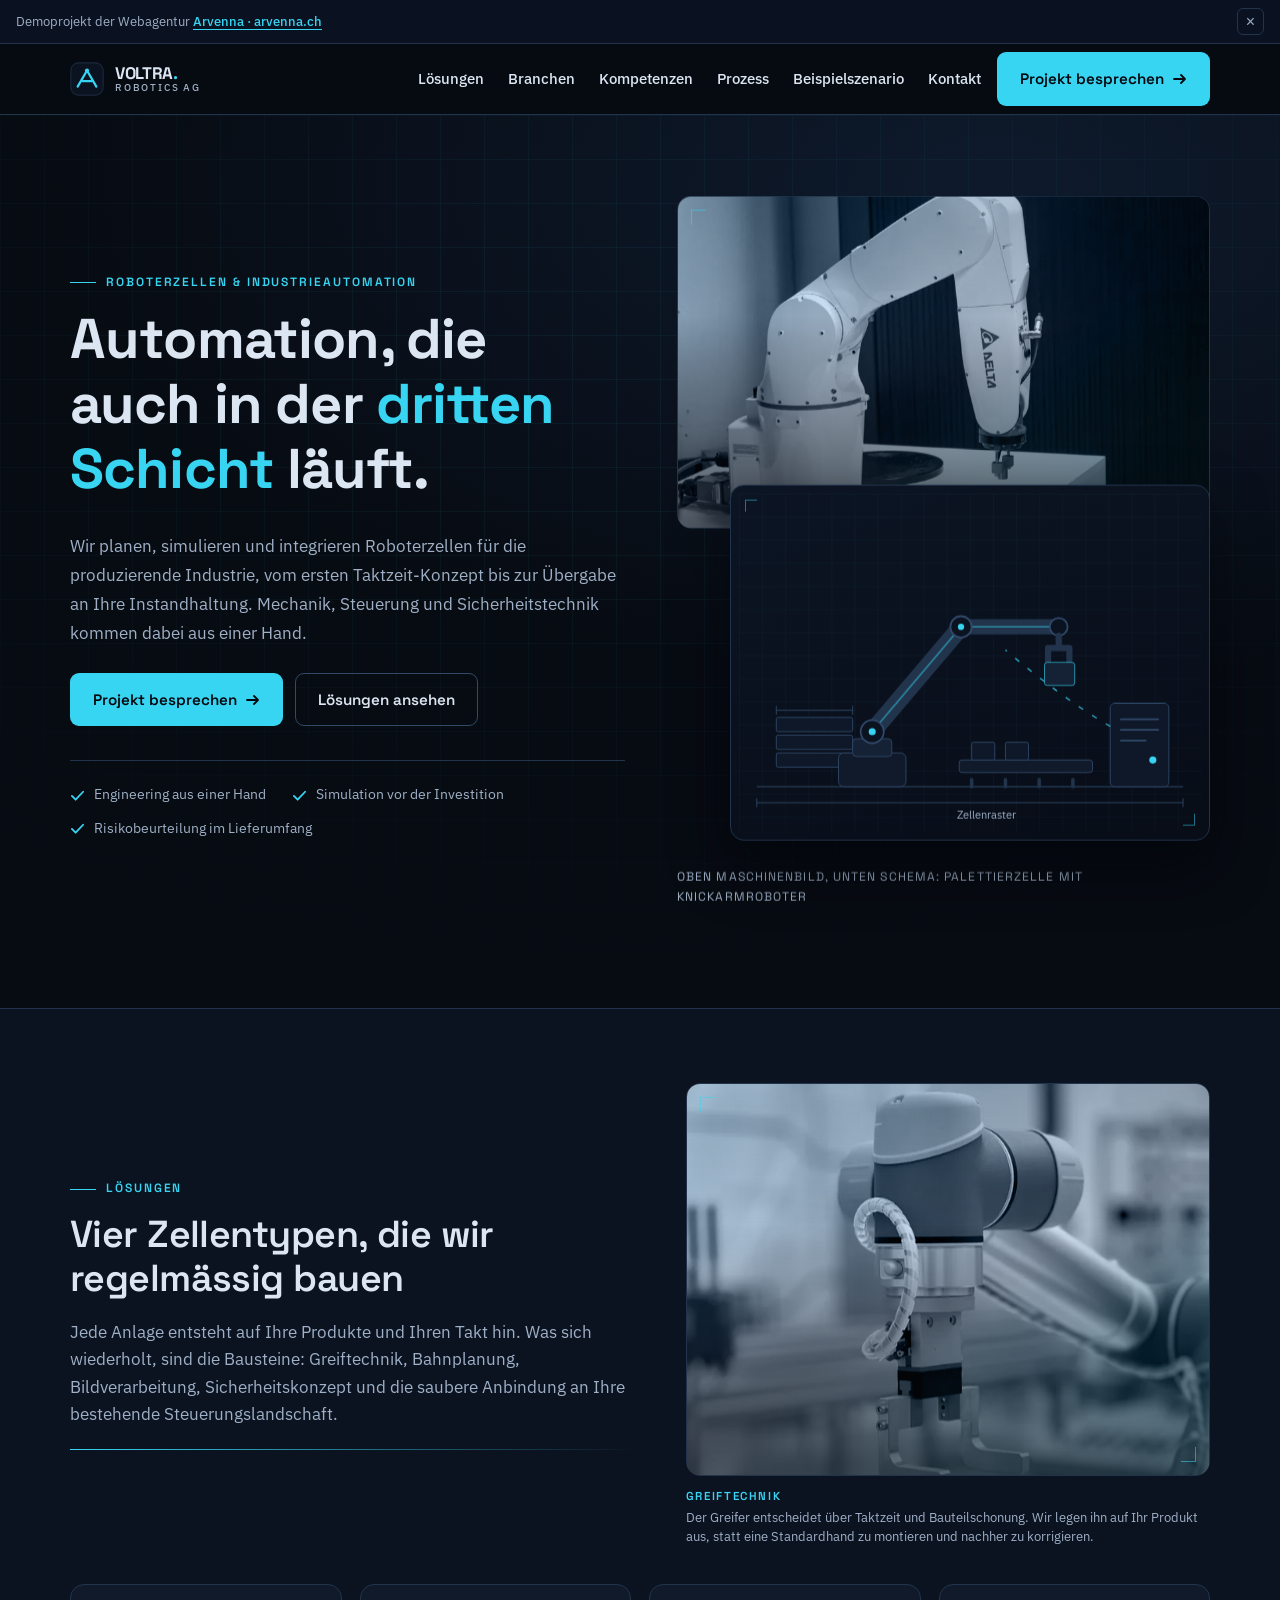
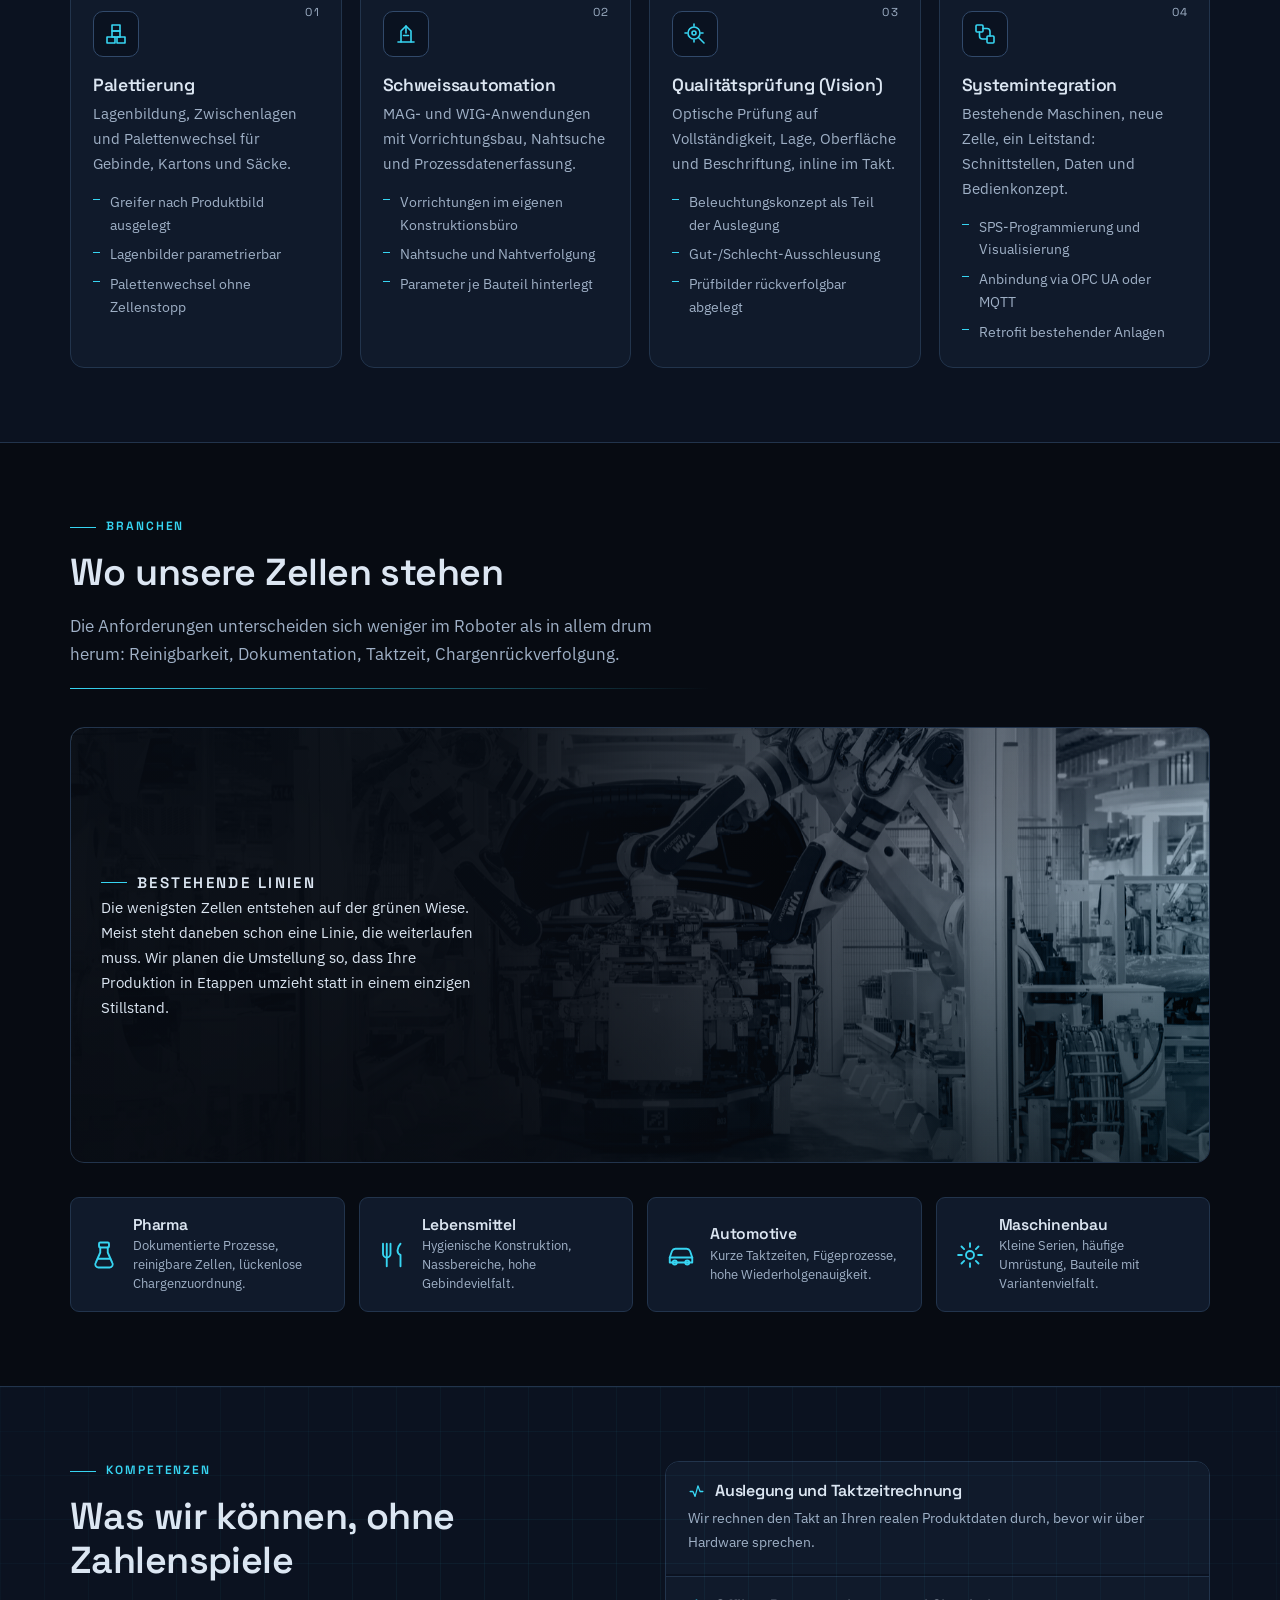
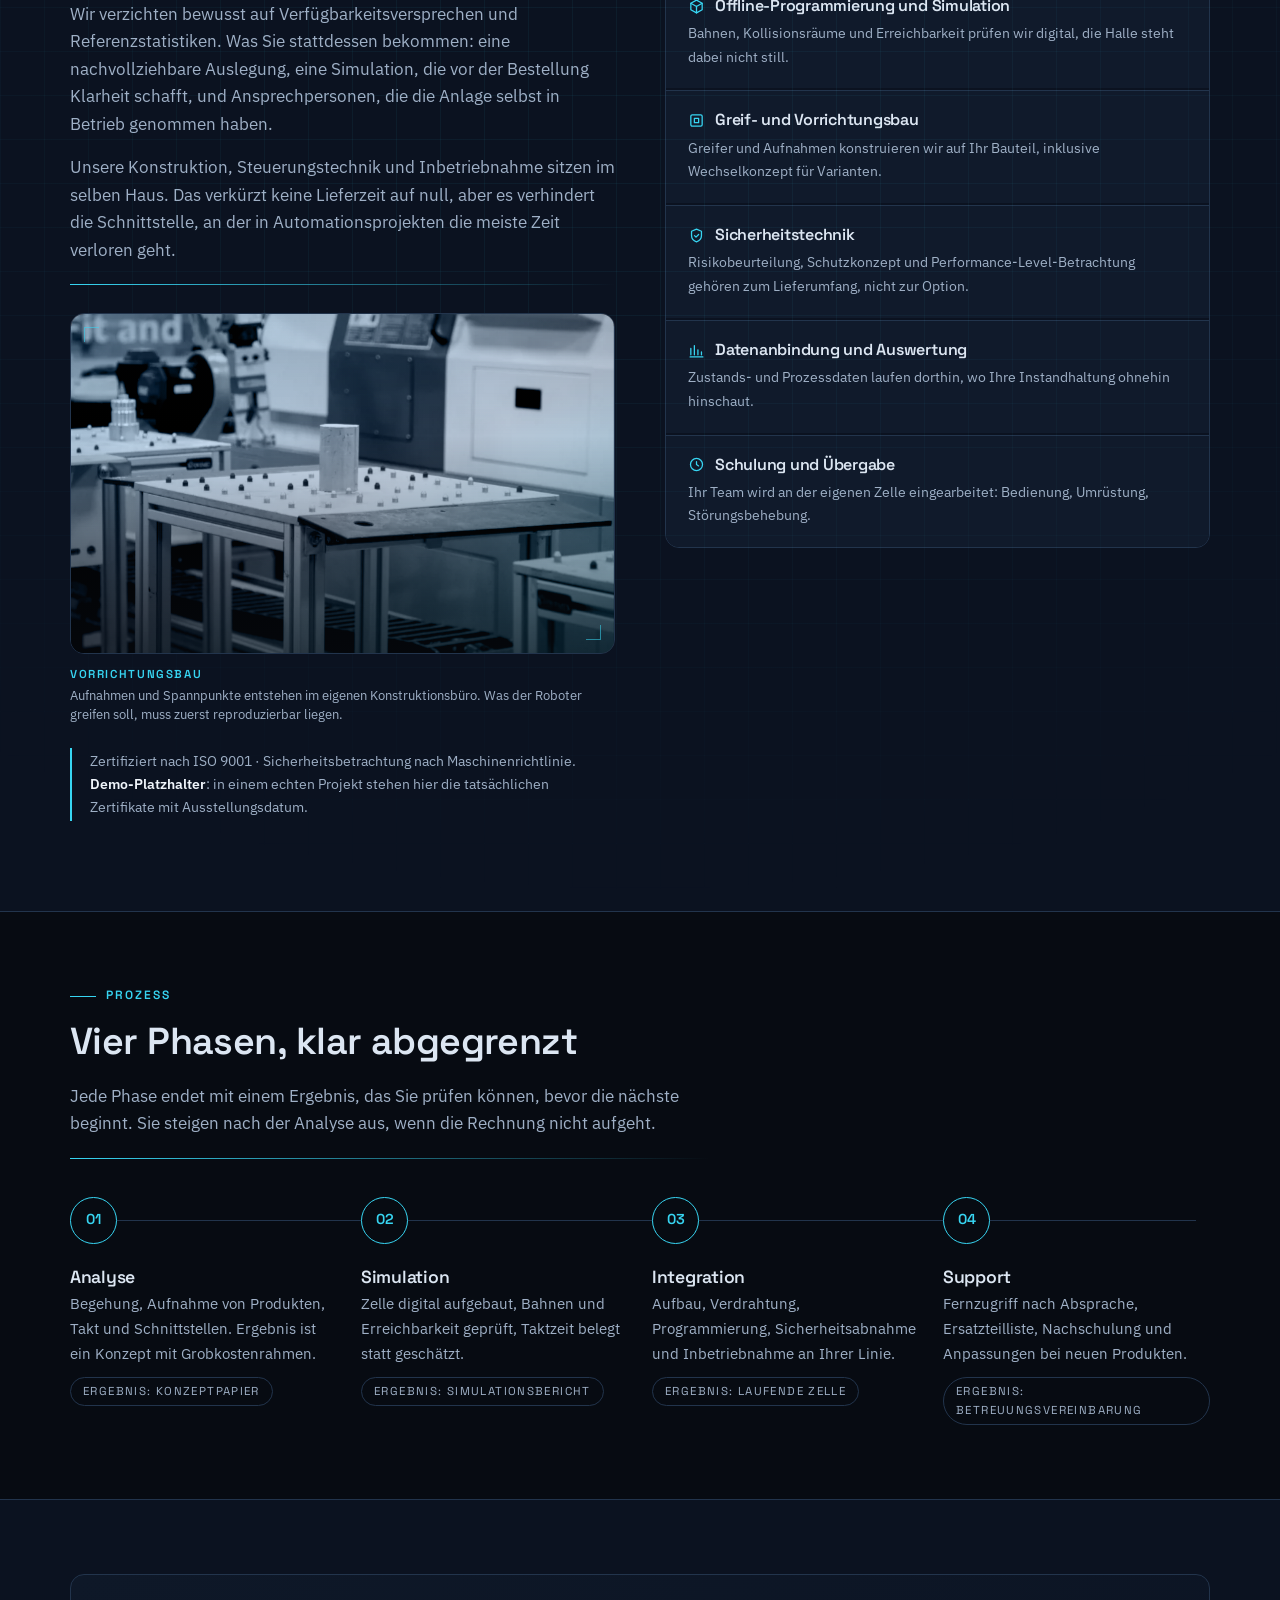
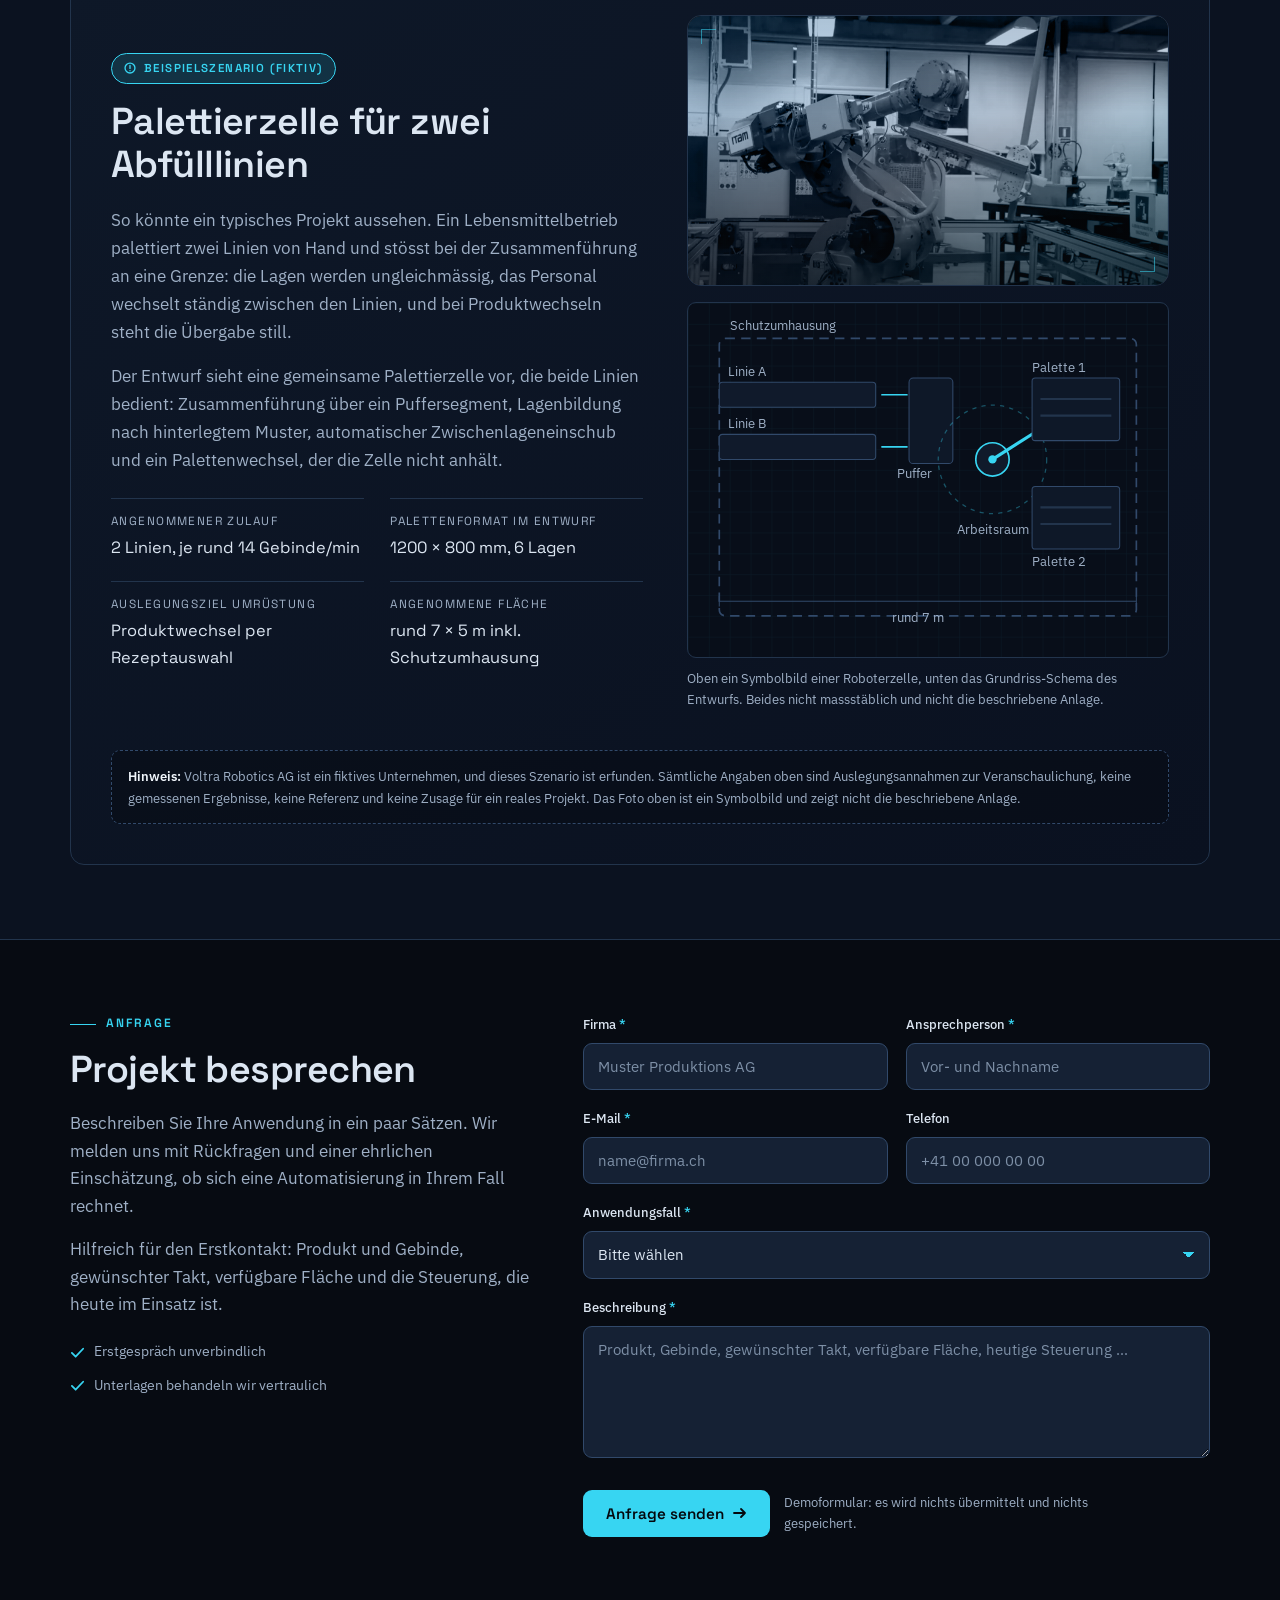
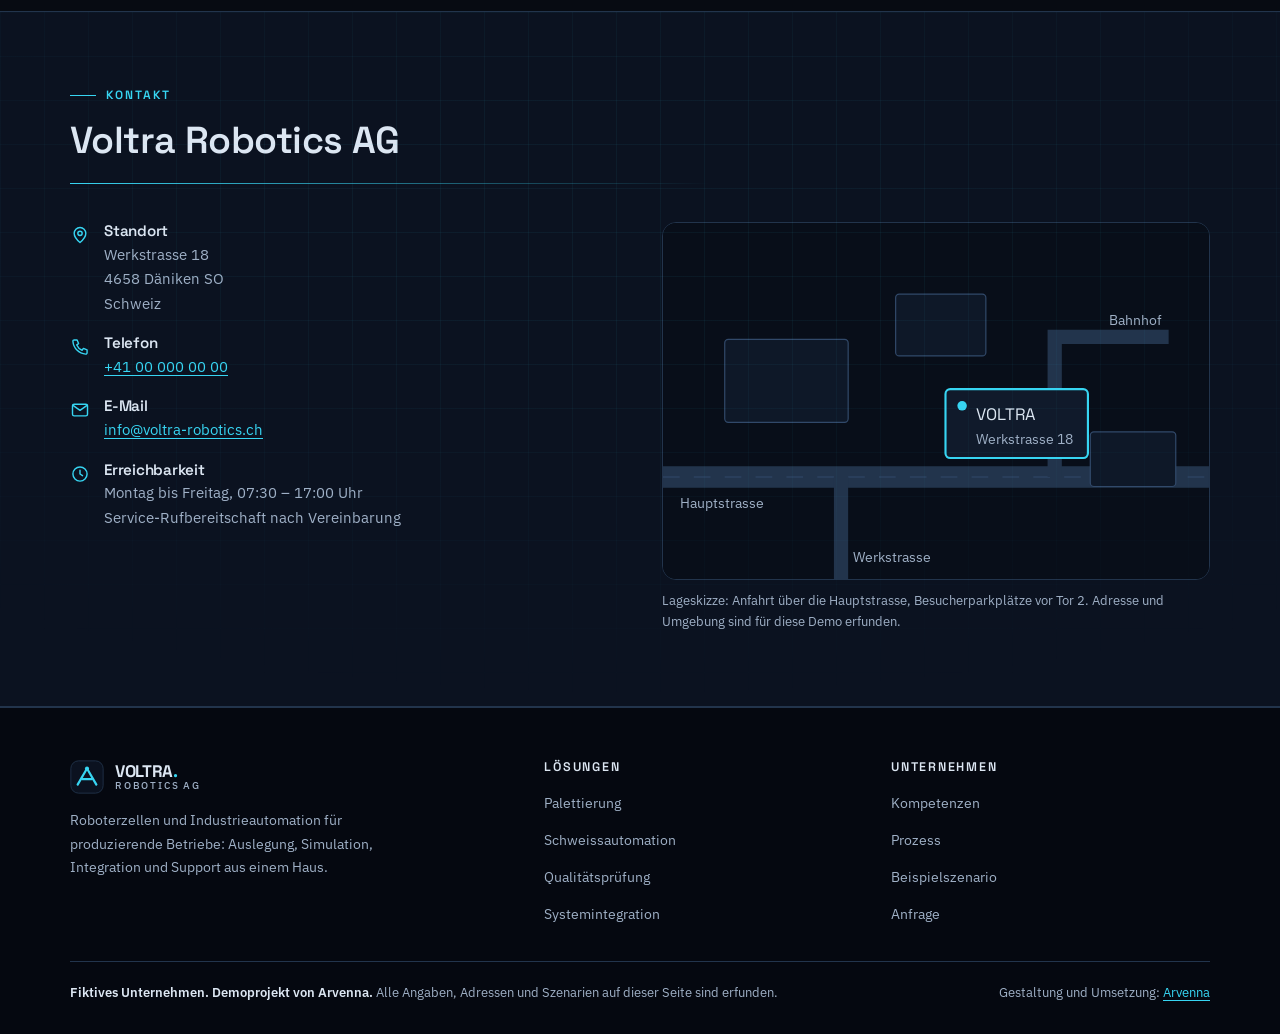
<file: demos/robotik/index.html>
<!doctype html>
<html lang="de-CH">
<head>
<meta charset="utf-8">
<meta name="viewport" content="width=device-width, initial-scale=1">
<title>Voltra Robotics AG · Roboterzellen und Industrieautomation</title>
<meta name="description" content="Voltra Robotics AG plant, simuliert und integriert Roboterzellen für Palettierung, Schweissautomation und optische Qualitätsprüfung. Engineering aus einer Hand.">
<meta name="robots" content="noindex, nofollow">
<link rel="canonical" href="https://arvenna.ch/demos/robotik/">
<meta property="og:type" content="website">
<meta property="og:locale" content="de_CH">
<meta property="og:site_name" content="Voltra Robotics AG">
<meta property="og:title" content="Voltra Robotics AG · Roboterzellen und Industrieautomation">
<meta property="og:description" content="Roboterzellen für Palettierung, Schweissautomation und Vision-Prüfung. Analyse, Simulation, Integration, Support.">
<meta property="og:url" content="https://arvenna.ch/demos/robotik/">
<meta name="theme-color" content="#070B12">
<link rel="icon" href="data:image/svg+xml,%3Csvg%20xmlns='http://www.w3.org/2000/svg'%20viewBox='0%200%2032%2032'%3E%3Crect%20width='32'%20height='32'%20rx='7'%20fill='%23070B12'/%3E%3Cpath%20d='M7%2023L16%207l9%2016'%20fill='none'%20stroke='%2337D5F2'%20stroke-width='2.4'%20stroke-linejoin='round'%20stroke-linecap='round'/%3E%3Cpath%20d='M12%2018h8'%20stroke='%2337D5F2'%20stroke-width='2.4'%20stroke-linecap='round'/%3E%3C/svg%3E">
<link rel="preconnect" href="https://fonts.googleapis.com">
<link rel="preconnect" href="https://fonts.gstatic.com" crossorigin>
<link rel="stylesheet" href="https://fonts.googleapis.com/css2?family=Space+Grotesk:wght@500;600;700&family=IBM+Plex+Sans:wght@400;500;600&display=swap">
<style>
/* ============================================================
   Voltra Robotics AG · Demoprojekt (fiktives Unternehmen)
   Dunkles technisches Theme: Zeichnung, Raster und Fotografie.
   ============================================================ */

:root{
  --base:#070B12;          /* Grundfläche, near-black blue */
  --base-2:#0B1220;        /* Sektionswechsel */
  --surface:#101A2B;       /* Karten */
  --surface-2:#152134;     /* Karten-Hover, Formularfelder */
  --line:#22344C;
  --line-strong:#31496A;
  --text:#DCE6F2;          /* Fliesstext, rund 14:1 auf --base */
  --text-muted:#9FB0C6;    /* Sekundärtext, rund 8.9:1 auf --base */
  --accent:#37D5F2;        /* Cyan, rund 11:1 auf --base */
  --on-accent:#04080E;
  --radius:14px;
  --radius-sm:9px;
  --shell:1180px;
  --ribbon-h:44px;
  --grid:rgba(55,213,242,.055);
}

*,*::before,*::after{box-sizing:border-box}
html{-webkit-text-size-adjust:100%}
body{
  margin:0;
  background:var(--base);
  color:var(--text);
  font-family:"IBM Plex Sans",system-ui,-apple-system,"Segoe UI",Arial,sans-serif;
  font-size:17px;
  line-height:1.65;
  overflow-x:hidden;              /* Sicherheitsnetz gegen horizontales Scrollen */
  -webkit-font-smoothing:antialiased;
}
svg{max-width:100%}
h1,h2,h3,h4{font-family:"Space Grotesk","IBM Plex Sans",sans-serif;line-height:1.16;margin:0 0 .5em;letter-spacing:-.015em}
h1{font-size:clamp(2rem,6vw,3.5rem);font-weight:700}
h2{font-size:clamp(1.55rem,4.2vw,2.35rem);font-weight:600}
h3{font-size:1.1rem;font-weight:600}
p{margin:0 0 1rem}
a{color:var(--accent);text-decoration-thickness:1px;text-underline-offset:3px}
a:hover{color:#8AE7FF}
ul{margin:0;padding:0;list-style:none}
strong{font-weight:600;color:#F0F5FB}

:focus-visible{outline:2px solid var(--accent);outline-offset:3px;border-radius:4px}

/* Nur für Screenreader sichtbar */
.sr-only-label{
  position:absolute;width:1px;height:1px;padding:0;margin:-1px;
  overflow:hidden;clip:rect(0 0 0 0);white-space:nowrap;border:0;
}

.shell{width:100%;max-width:var(--shell);margin:0 auto;padding:0 20px}
.section{padding:74px 0;position:relative}
.section--alt{background:var(--base-2);border-top:1px solid var(--line);border-bottom:1px solid var(--line)}
.section-head{max-width:64ch;margin-bottom:38px}

/* Feines technisches Raster als Hintergrundmotiv */
.gridbg::before{
  content:"";position:absolute;inset:0;pointer-events:none;
  background-image:
    linear-gradient(var(--grid) 1px,transparent 1px),
    linear-gradient(90deg,var(--grid) 1px,transparent 1px);
  background-size:44px 44px;
  -webkit-mask-image:radial-gradient(ellipse 90% 70% at 50% 30%,#000 25%,transparent 100%);
  mask-image:radial-gradient(ellipse 90% 70% at 50% 30%,#000 25%,transparent 100%);
}

/* ============================================================
   Fotografie
   Alle Fotos laufen durch denselben Rahmen: Duotone-Einfärbung,
   Verlaufsschleier nach unten und ein unscharfer Platzhalter,
   der beim Laden weggeblendet wird.
   ============================================================ */
.ph{
  position:relative;isolation:isolate;overflow:hidden;
  border:1px solid var(--line);border-radius:var(--radius);
  background:#0A1220;
}
.ph img{
  display:block;width:100%;height:100%;object-fit:cover;
  filter:grayscale(.84) contrast(1.06) brightness(.86);
  transition:transform .8s cubic-bezier(.2,.7,.2,1),opacity .7s ease;
}
/* Farbstich: bindet jedes Foto an die dunkelblaue Palette */
.ph::after{
  content:"";position:absolute;inset:0;z-index:1;pointer-events:none;
  background:linear-gradient(152deg,#0E2E48 0%,#0A1A2C 54%,#0F4459 100%);
  mix-blend-mode:color;opacity:.92;
}
/* Schleier, damit die Fotos nach unten in die Fläche auslaufen */
.ph::before{
  content:"";position:absolute;inset:0;z-index:2;pointer-events:none;
  background:linear-gradient(180deg,rgba(7,11,18,.14) 0%,rgba(7,11,18,0) 36%,rgba(7,11,18,.6) 100%);
}
/* Unscharfer Platzhalter aus _lqip.json */
.ph-lqip{
  position:absolute;inset:-7%;z-index:0;display:block;
  background-size:cover;background-position:center;
  filter:blur(18px) saturate(.55);
  transition:opacity .6s ease;
}
/* Ohne JS bleibt das Foto sichtbar. Erst .js-blur aktiviert das Aufblenden. */
.js-blur .ph img{opacity:0}
.js-blur .ph.is-loaded img{opacity:1}
.js-blur .ph.is-loaded .ph-lqip{opacity:0}

/* Eckmarken wie auf einer technischen Zeichnung */
.ph-marks{
  position:absolute;inset:13px;z-index:3;pointer-events:none;opacity:.55;
  background:
    linear-gradient(var(--accent),var(--accent)) 0 0/15px 1px no-repeat,
    linear-gradient(var(--accent),var(--accent)) 0 0/1px 15px no-repeat,
    linear-gradient(var(--accent),var(--accent)) 100% 100%/15px 1px no-repeat,
    linear-gradient(var(--accent),var(--accent)) 100% 100%/1px 15px no-repeat;
}

/* Langsame Kamerafahrt, nur auf dem Hero-Foto */
.ph--kb img{animation:kenburns 30s ease-in-out infinite alternate}
@keyframes kenburns{
  from{transform:scale(1.03) translate3d(0,0,0)}
  to{transform:scale(1.11) translate3d(-1.6%,-1.4%,0)}
}

/* Parallaxe: das Bild ist höher als sein Rahmen und wandert darin */
.ph--px img{position:absolute;inset:0;height:120%;top:-10%;transform:translate3d(0,var(--py,0px),0)}
.ph--hover img{transform-origin:50% 50%}
.ph--hover:hover img{transform:translate3d(0,var(--py,0px),0) scale(1.06)}

.photo-cap{
  margin:12px 0 0;font-size:.79rem;line-height:1.5;color:var(--text-muted);
}
.photo-cap b{
  display:block;font-family:"Space Grotesk",sans-serif;font-weight:600;
  font-size:.72rem;letter-spacing:.14em;text-transform:uppercase;color:var(--accent);
  margin-bottom:3px;
}

/* Text-und-Bild-Paar */
.media-split{display:grid;gap:30px}
@media (min-width:960px){
  .media-split{grid-template-columns:1.04fr .96fr;gap:48px;align-items:center}
  .media-split .section-head{margin-bottom:0}
}
.media-figure{margin:0}

/* Breites Bildband mit Textblock darüber */
.photo-band{
  position:relative;margin:0 0 34px;overflow:hidden;
  border:1px solid var(--line);border-radius:var(--radius);
}
.photo-band .ph{border:0;border-radius:0;aspect-ratio:4/3}
/* Deckender Verlauf. Der Text sitzt in der linken Hälfte, dort liegt die
   Deckkraft nie unter 0.90, damit der Kontrast auch über hellen Bildstellen
   klar über 4.5:1 bleibt. */
.photo-band::after{
  content:"";position:absolute;inset:0;z-index:3;pointer-events:none;
  background:linear-gradient(180deg,rgba(7,11,18,.55) 0%,rgba(7,11,18,.9) 46%,rgba(7,11,18,.97) 100%);
}
.photo-band-cap{position:relative;z-index:4;padding:0 20px 22px;margin-top:-96px}
.photo-band-cap p{margin:0;color:var(--text);font-size:.95rem;max-width:52ch}
@media (min-width:760px){
  .photo-band .ph{aspect-ratio:21/8}
  .photo-band::after{
    background:linear-gradient(90deg,rgba(7,11,18,.97) 0%,rgba(7,11,18,.95) 38%,rgba(7,11,18,.62) 66%,rgba(7,11,18,.2) 100%);
  }
  .photo-band-cap{
    position:absolute;left:0;top:0;bottom:0;width:min(50%,440px);margin:0;
    display:flex;flex-direction:column;justify-content:center;padding:26px 30px;
  }
}

/* Hairline, die beim Einblenden aufzieht */
.rule{
  display:block;height:1px;margin:20px 0 0;transform-origin:left;
  background:linear-gradient(90deg,var(--accent),rgba(55,213,242,0));
  transition:transform .9s cubic-bezier(.2,.7,.2,1) .1s;
}
.js-reveal .reveal .rule{transform:scaleX(0)}
.js-reveal .reveal.is-visible .rule{transform:scaleX(1)}

.eyebrow{
  font-family:"Space Grotesk",sans-serif;font-size:.75rem;font-weight:600;
  letter-spacing:.16em;text-transform:uppercase;color:var(--accent);
  display:flex;align-items:center;gap:10px;margin:0 0 14px;
}
.eyebrow::before{content:"";width:26px;height:1px;background:var(--accent);flex:none}
.lead{color:var(--text-muted);font-size:1.04rem;max-width:64ch}

/* ---------- Buttons ---------- */
.btn{
  display:inline-flex;align-items:center;justify-content:center;gap:9px;
  font-family:"Space Grotesk",sans-serif;font-weight:600;font-size:.95rem;
  padding:13px 22px;border-radius:var(--radius-sm);border:1px solid transparent;
  cursor:pointer;text-decoration:none;
  transition:transform .18s ease,background .18s ease,border-color .18s ease,color .18s ease;
}
.btn--primary{background:var(--accent);color:var(--on-accent)}
.btn--primary:hover{background:#6BE2FF;color:var(--on-accent);transform:translateY(-2px)}
.btn--ghost{background:transparent;color:var(--text);border-color:var(--line-strong)}
.btn--ghost:hover{border-color:var(--accent);transform:translateY(-2px)}
.btn svg{flex:none}

/* ---------- Arvenna-Ribbon ---------- */
.arv-ribbon{
  position:fixed;top:0;left:0;right:0;z-index:120;
  display:flex;align-items:center;gap:12px;
  min-height:var(--ribbon-h);padding:7px 16px;
  background:#0A1120;border-bottom:1px solid var(--line);
  font-size:.8rem;
}
.arv-ribbon p{margin:0;flex:1;color:var(--text-muted)}
.arv-ribbon a{color:var(--accent);font-weight:500}
.arv-ribbon button{
  flex:none;background:transparent;border:1px solid var(--line);color:var(--text-muted);
  width:27px;height:27px;border-radius:6px;font-size:1rem;line-height:1;cursor:pointer;
}
.arv-ribbon button:hover{border-color:var(--accent);color:var(--accent)}
body.ribbon-off{--ribbon-h:0px}
body.ribbon-off .arv-ribbon{display:none}
.page{padding-top:var(--ribbon-h)}

/* ---------- Header ---------- */
.site-header{
  position:sticky;top:var(--ribbon-h);z-index:100;
  background:rgba(7,11,18,.93);
  backdrop-filter:blur(10px);
  border-bottom:1px solid var(--line);
}
.header-inner{display:flex;align-items:center;gap:16px;min-height:70px}
.logo{display:flex;align-items:center;gap:11px;text-decoration:none;color:var(--text);flex:none}
.logo-mark{width:34px;height:34px;flex:none}
.logo-word{font-family:"Space Grotesk",sans-serif;font-weight:700;font-size:1.05rem;letter-spacing:-.02em;line-height:1.1}
.logo-word b{color:var(--accent);font-weight:700}
.logo-sub{display:block;font-family:"IBM Plex Sans",sans-serif;font-size:.6rem;font-weight:500;
  letter-spacing:.19em;text-transform:uppercase;color:var(--text-muted)}

.nav{margin-left:auto}
.nav ul{display:flex;gap:24px;align-items:center}
.nav a{color:var(--text);text-decoration:none;font-size:.92rem;font-weight:500;position:relative;padding:4px 0;display:inline-block}
.nav a::after{content:"";position:absolute;left:0;right:100%;bottom:0;height:1px;background:var(--accent);transition:right .22s ease}
.nav a:hover::after{right:0}
.header-cta{flex:none}
.nav-toggle{display:none}

@media (max-width:1080px){
  .nav ul{gap:17px}
  .nav a{font-size:.87rem}
}
@media (max-width:900px){
  .site-header{position:relative;top:0}
  .nav{
    position:absolute;left:0;right:0;top:100%;z-index:99;
    background:var(--base-2);border-bottom:1px solid var(--line);
    display:none;padding:6px 20px 18px;
  }
  .nav.is-open{display:block}
  .nav ul{flex-direction:column;align-items:stretch;gap:0}
  .nav li+li{border-top:1px solid var(--line)}
  .nav a{display:block;padding:13px 0}
  .nav a::after{display:none}
  .header-cta{display:none}
  .nav-toggle{
    display:inline-flex;align-items:center;justify-content:center;margin-left:auto;
    width:46px;height:40px;background:transparent;border:1px solid var(--line-strong);
    border-radius:var(--radius-sm);color:var(--text);cursor:pointer;
  }
  .nav-toggle:hover{border-color:var(--accent)}
}
/* ---------- Hero ---------- */
.hero{position:relative;overflow:hidden;padding:64px 0 72px;
  background:radial-gradient(120% 90% at 78% 8%,#0E1A2C 0%,var(--base) 62%)}
.hero-inner{display:grid;gap:38px;align-items:center}
.hero-copy{position:relative;z-index:2}
.hero h1{margin-bottom:.55em}
.hero h1 em{font-style:normal;color:var(--accent)}
.hero-lead{font-size:1.09rem;color:var(--text-muted);max-width:56ch}
.hero-actions{display:flex;flex-wrap:wrap;gap:12px;margin-top:26px}
.hero-facts{display:flex;flex-wrap:wrap;gap:10px 26px;margin-top:34px;
  padding-top:22px;border-top:1px solid var(--line)}
.hero-facts li{display:flex;align-items:center;gap:9px;font-size:.88rem;color:var(--text-muted)}
.hero-facts svg{flex:none;color:var(--accent)}
.hero-visual{position:relative;display:grid;gap:14px;margin:0;will-change:transform}
.hero-photo{aspect-ratio:16/10}
.hero-visual figcaption{
  margin-top:12px;font-size:.76rem;color:var(--text-muted);
  font-family:"Space Grotesk",sans-serif;letter-spacing:.09em;text-transform:uppercase
}
.arm-frame{
  border:1px solid var(--line);border-radius:var(--radius);
  background:linear-gradient(160deg,#0C1524,#080D17);
  padding:8px;position:relative;overflow:hidden;
}
.arm-frame::after{ /* Eckmarken wie auf einer technischen Zeichnung */
  content:"";position:absolute;inset:14px;pointer-events:none;
  background:
    linear-gradient(var(--accent),var(--accent)) 0 0/12px 1px no-repeat,
    linear-gradient(var(--accent),var(--accent)) 0 0/1px 12px no-repeat,
    linear-gradient(var(--accent),var(--accent)) 100% 100%/12px 1px no-repeat,
    linear-gradient(var(--accent),var(--accent)) 100% 100%/1px 12px no-repeat;
  opacity:.5;
}
.arm{display:block;width:100%;height:auto}

/* Gelenk-Animation: langsam, gedämpft, per prefers-reduced-motion abschaltbar */
.arm .joint{transform-box:view-box}
.arm .j1{transform-origin:150px 268px;animation:j1 11s ease-in-out infinite}
.arm .j2{transform-origin:250px 150px;animation:j2 11s ease-in-out infinite}
.arm .j3{transform-origin:360px 150px;animation:j3 11s ease-in-out infinite}
@keyframes j1{0%,100%{transform:rotate(-7deg)}50%{transform:rotate(11deg)}}
@keyframes j2{0%,100%{transform:rotate(4deg)}50%{transform:rotate(-14deg)}}
@keyframes j3{0%,100%{transform:rotate(2deg)}50%{transform:rotate(-6deg)}}
.arm .signal{stroke-dasharray:6 12;animation:dash 3.2s linear infinite}
@keyframes dash{to{stroke-dashoffset:-36}}
.arm .pulse{animation:pulse 3.2s ease-in-out infinite}
@keyframes pulse{0%,100%{opacity:.35}50%{opacity:1}}
.arm .carry{animation:carry 11s ease-in-out infinite}
@keyframes carry{0%,44%{opacity:1}55%,100%{opacity:.25}}

@media (min-width:900px){
  .hero{padding:86px 0 96px}
  .hero-inner{grid-template-columns:1.02fr .98fr;gap:52px}
  /* Die technische Zeichnung schiebt sich über die untere Kante des Fotos. */
  .hero-visual .arm-frame{
    position:relative;z-index:3;width:90%;margin:-58px 0 0 auto;
    box-shadow:0 26px 54px rgba(2,5,10,.62);
  }
}

/* ---------- Karten-Raster ---------- */
.grid-4{display:grid;gap:18px}
@media (min-width:640px){.grid-4{grid-template-columns:repeat(2,1fr)}}
@media (min-width:1080px){.grid-4{grid-template-columns:repeat(4,1fr)}}

.card{
  background:var(--surface);border:1px solid var(--line);border-radius:var(--radius);
  padding:26px 22px 24px;position:relative;overflow:hidden;
  transition:border-color .2s ease,transform .2s ease,background .2s ease;
}
.card:hover{border-color:var(--line-strong);background:var(--surface-2);transform:translateY(-3px)}
.card-icon{
  width:46px;height:46px;border:1px solid var(--line-strong);border-radius:10px;
  display:grid;place-items:center;color:var(--accent);margin-bottom:18px;background:#0A1220;
}
.card h3{margin-bottom:.4em}
.card p{color:var(--text-muted);font-size:.94rem;margin-bottom:14px}
.card ul{display:grid;gap:7px}
.card ul li{position:relative;padding-left:17px;font-size:.86rem;color:var(--text-muted)}
.card ul li::before{content:"";position:absolute;left:0;top:.6em;width:7px;height:1px;background:var(--accent)}
.card-index{
  position:absolute;top:18px;right:20px;font-family:"Space Grotesk",sans-serif;
  font-size:.72rem;letter-spacing:.14em;color:var(--text-muted)
}

/* ---------- Branchen-Strip ---------- */
.branchen{display:grid;gap:14px}
@media (min-width:640px){.branchen{grid-template-columns:repeat(2,1fr)}}
@media (min-width:1080px){.branchen{grid-template-columns:repeat(4,1fr)}}
.branche{
  display:flex;align-items:center;gap:14px;padding:18px 18px;
  border:1px solid var(--line);border-radius:var(--radius-sm);background:var(--surface);
}
.branche svg{flex:none;color:var(--accent)}
.branche h3{font-size:.98rem;margin:0 0 2px}
.branche p{margin:0;font-size:.82rem;color:var(--text-muted);line-height:1.45}

/* ---------- Kompetenzen ---------- */
.komp-layout{display:grid;gap:34px}
@media (min-width:960px){.komp-layout{grid-template-columns:1fr 1fr;gap:50px;align-items:start}}
.komp-list{display:grid;gap:2px;border:1px solid var(--line);border-radius:var(--radius);overflow:hidden}
.komp-list li{padding:20px 22px;background:var(--surface)}
.komp-list li+li{border-top:1px solid var(--line)}
.komp-list h3{font-size:1rem;margin-bottom:.35em;display:flex;align-items:center;gap:10px}
.komp-list h3 svg{color:var(--accent);flex:none}
.komp-list p{margin:0;font-size:.9rem;color:var(--text-muted)}
.komp-note{
  border-left:2px solid var(--accent);padding:2px 0 2px 18px;margin-top:24px;
  font-size:.88rem;color:var(--text-muted)
}

/* ---------- Prozess-Zeitstrahl ---------- */
.timeline-wrap{position:relative}
.timeline{position:relative;display:grid;gap:26px;margin:0;padding:0;list-style:none}
/* Spur und Fortschritt sind getrennt, damit der Fortschritt an das
   Scrollen gekoppelt werden kann. Ohne JS steht er auf voller Länge. */
.timeline-track{
  position:absolute;left:23px;top:14px;bottom:14px;width:1px;
  background:var(--line);overflow:hidden;
}
.timeline-fill{
  position:absolute;inset:0;display:block;transform-origin:top;
  transform:scaleY(1);
  background:linear-gradient(180deg,var(--accent),#1E7F9B);
}
.js-reveal .timeline-fill{transform:scaleY(var(--tp,0))}
.step{position:relative;padding-left:66px}
.step-dot{
  position:absolute;left:0;top:0;width:47px;height:47px;border-radius:50%;
  border:1px solid var(--line-strong);background:var(--base);
  display:grid;place-items:center;font-family:"Space Grotesk",sans-serif;
  font-weight:600;font-size:.9rem;color:var(--accent);z-index:1;
  transition:border-color .45s ease;
}
/* Rein dekorativ: die Nummer bleibt unabhängig davon lesbar. */
.step.is-visible .step-dot{border-color:var(--accent)}
.step h3{margin-bottom:.3em}
.step p{color:var(--text-muted);font-size:.94rem;margin:0}
.step-meta{
  display:inline-block;margin-top:10px;font-family:"Space Grotesk",sans-serif;
  font-size:.72rem;letter-spacing:.12em;text-transform:uppercase;color:var(--text-muted);
  border:1px solid var(--line);border-radius:99px;padding:4px 12px;
}
@media (min-width:1080px){
  .timeline{grid-template-columns:repeat(4,1fr);gap:24px}
  .timeline-track{left:14px;right:14px;top:23px;bottom:auto;width:auto;height:1px}
  .timeline-fill{transform-origin:left;transform:scaleX(1);
    background:linear-gradient(90deg,var(--accent),#1E7F9B)}
  .js-reveal .timeline-fill{transform:scaleX(var(--tp,0))}
  .step{padding:70px 0 0 0}
  .step-dot{left:0;top:0}
}

/* ---------- Beispielszenario ---------- */
.szenario{
  border:1px solid var(--line);border-radius:var(--radius);overflow:hidden;
  background:linear-gradient(150deg,#0E1828,#0A1120);
}
.szenario-tag{
  display:inline-flex;align-items:center;gap:8px;
  background:rgba(55,213,242,.14);border:1px solid var(--accent);color:var(--accent);
  font-family:"Space Grotesk",sans-serif;font-size:.72rem;font-weight:600;
  letter-spacing:.12em;text-transform:uppercase;padding:5px 12px;border-radius:99px;
}
.szenario-grid{display:grid;gap:30px;padding:28px 22px}
@media (min-width:960px){.szenario-grid{grid-template-columns:1.05fr .95fr;padding:40px;gap:44px;align-items:center}}
.szenario h2{margin-top:16px}
.szenario p{color:var(--text-muted)}
.szenario dl{display:grid;gap:18px;margin:24px 0 0}
@media (min-width:520px){.szenario dl{grid-template-columns:repeat(2,1fr);gap:20px 26px}}
.szenario dl > div{border-top:1px solid var(--line);padding-top:12px}
.szenario dt{font-size:.74rem;letter-spacing:.12em;text-transform:uppercase;color:var(--text-muted);
  font-family:"Space Grotesk",sans-serif}
.szenario dd{margin:4px 0 0;font-family:"Space Grotesk",sans-serif;font-size:1.02rem;color:var(--text)}
.szenario-disclaimer{
  margin:26px 22px 28px;padding:14px 16px;border:1px dashed var(--line-strong);
  border-radius:var(--radius-sm);font-size:.84rem;color:var(--text-muted);background:rgba(7,11,18,.5);
}
@media (min-width:960px){.szenario-disclaimer{margin:0 40px 40px}}
.cell-svg{display:block;width:100%;height:auto;border:1px solid var(--line);border-radius:var(--radius-sm);background:#080E19}

/* ---------- Formular ---------- */
.rfq-layout{display:grid;gap:34px}
@media (min-width:960px){.rfq-layout{grid-template-columns:.85fr 1.15fr;gap:50px;align-items:start}}
.form-grid{display:grid;gap:18px}
@media (min-width:640px){
  .form-grid{grid-template-columns:1fr 1fr}
  .field--full{grid-column:1/-1}
}
.field label{display:block;font-size:.83rem;font-weight:500;margin-bottom:7px;color:var(--text)}
.field .req{color:var(--accent)}
.field input,.field select,.field textarea{
  width:100%;background:var(--surface-2);color:var(--text);
  border:1px solid var(--line-strong);border-radius:var(--radius-sm);
  padding:12px 14px;font-family:inherit;font-size:.95rem;line-height:1.4;
  transition:border-color .18s ease,background .18s ease;
}
.field textarea{min-height:132px;resize:vertical}
.field select{appearance:none;
  background-image:linear-gradient(45deg,transparent 50%,var(--accent) 50%),linear-gradient(135deg,var(--accent) 50%,transparent 50%);
  background-position:calc(100% - 20px) 50%,calc(100% - 14px) 50%;
  background-size:6px 6px,6px 6px;background-repeat:no-repeat;padding-right:42px;
}
.field input:focus,.field select:focus,.field textarea:focus{border-color:var(--accent);outline:none;background:#18253a}
.field input:focus-visible,.field select:focus-visible,.field textarea:focus-visible{outline:2px solid var(--accent);outline-offset:2px}
.field input::placeholder,.field textarea::placeholder{color:#7D8FA6}
.field .err{display:none;margin:6px 0 0;font-size:.8rem;color:#FFB4B4}
.field.has-error input,.field.has-error select,.field.has-error textarea{border-color:#FF8A8A}
.field.has-error .err{display:block}
.form-foot{display:flex;flex-wrap:wrap;align-items:center;gap:14px;margin-top:24px}
.form-foot small{color:var(--text-muted);font-size:.8rem;max-width:44ch}
.form-success{
  display:none;margin-top:22px;padding:16px 18px;border-radius:var(--radius-sm);
  border:1px solid var(--accent);background:rgba(55,213,242,.1);color:var(--text);font-size:.92rem;
}
.form-success.is-visible{display:flex;gap:12px;align-items:flex-start}
.form-success svg{flex:none;color:var(--accent);margin-top:2px}
.hp{position:absolute;left:-9999px;width:1px;height:1px;overflow:hidden}

/* ---------- Kontakt / Footer ---------- */
.kontakt-grid{display:grid;gap:28px}
@media (min-width:900px){.kontakt-grid{grid-template-columns:1fr 1fr;gap:44px;align-items:start}}
.kontakt-list{display:grid;gap:18px}
.kontakt-list li{display:flex;gap:14px;align-items:flex-start}
.kontakt-list svg{flex:none;color:var(--accent);margin-top:3px}
.kontakt-list h3{font-size:.95rem;margin:0 0 3px}
.kontakt-list p,.kontakt-list address{margin:0;font-style:normal;color:var(--text-muted);font-size:.93rem}
.kontakt-list a{color:var(--accent)}
.map{display:block;width:100%;height:auto;border:1px solid var(--line);border-radius:var(--radius);background:#080E19}
.map-caption{margin-top:10px;font-size:.79rem;color:var(--text-muted)}

.site-footer{background:#050810;border-top:1px solid var(--line);padding:52px 0 30px;margin-top:0}
.footer-top{display:grid;gap:28px;margin-bottom:34px}
@media (min-width:820px){.footer-top{grid-template-columns:1.4fr 1fr 1fr}}
.footer-top p{color:var(--text-muted);font-size:.9rem;max-width:44ch}
.footer-top h3{font-size:.78rem;letter-spacing:.14em;text-transform:uppercase;color:var(--text);margin-bottom:14px}
.footer-links{display:grid;gap:9px}
.footer-links a{color:var(--text-muted);text-decoration:none;font-size:.9rem}
.footer-links a:hover{color:var(--accent)}
.footer-bottom{
  border-top:1px solid var(--line);padding-top:20px;
  display:flex;flex-wrap:wrap;gap:10px 24px;justify-content:space-between;
  font-size:.83rem;color:var(--text-muted)
}
.footer-note{color:var(--text-muted)}
.footer-note strong{color:var(--text)}

/* ---------- Scroll-Reveal ----------
   Der versteckte Zustand wird erst per JS aktiviert (.js-reveal auf <html>).
   Ohne JS oder bei fehlendem IntersectionObserver bleibt alles sichtbar. */
.js-reveal .reveal{
  opacity:0;transform:translateY(18px);
  transition:opacity .62s cubic-bezier(.2,.7,.2,1),transform .62s cubic-bezier(.2,.7,.2,1);
  transition-delay:var(--rd,0ms);
}
.js-reveal .reveal.is-visible{opacity:1;transform:none}

/* Gestaffelte Ankunft innerhalb einer Gruppe */
.grid-4 > .reveal:nth-child(2),.branchen > .reveal:nth-child(2),.timeline > .reveal:nth-child(2){--rd:80ms}
.grid-4 > .reveal:nth-child(3),.branchen > .reveal:nth-child(3),.timeline > .reveal:nth-child(3){--rd:160ms}
.grid-4 > .reveal:nth-child(4),.branchen > .reveal:nth-child(4),.timeline > .reveal:nth-child(4){--rd:240ms}
.komp-list > li{transition:opacity .5s ease,transform .5s ease}
.js-reveal .komp-list.reveal > li{opacity:0;transform:translateY(10px)}
.js-reveal .komp-list.reveal.is-visible > li{opacity:1;transform:none}
.js-reveal .komp-list.reveal > li:nth-child(2){transition-delay:70ms}
.js-reveal .komp-list.reveal > li:nth-child(3){transition-delay:140ms}
.js-reveal .komp-list.reveal > li:nth-child(4){transition-delay:210ms}
.js-reveal .komp-list.reveal > li:nth-child(5){transition-delay:280ms}
.js-reveal .komp-list.reveal > li:nth-child(6){transition-delay:350ms}

/* ---------- Reduced Motion: alles aus ---------- */
@media (prefers-reduced-motion:reduce){
  *,*::before,*::after{
    animation-duration:.001ms !important;
    animation-iteration-count:1 !important;
    animation-delay:0ms !important;
    transition-duration:.001ms !important;
    transition-delay:0ms !important;
    scroll-behavior:auto !important;
  }
  .arm .j1,.arm .j2,.arm .j3,.arm .signal,.arm .pulse,.arm .carry{animation:none !important}
  .reveal,.komp-list > li{opacity:1 !important;transform:none !important}
  .ph--kb img{animation:none !important;transform:none !important}
  .ph--px img,.ph--hover:hover img{transform:none !important}
  .hero-visual{transform:none !important}
  .rule{transform:scaleX(1) !important}
  .timeline-fill{transform:none !important}
}
</style>
</head>
<body>
<!-- Hinweisband der Agentur. Der Link zeigt auf die Arvenna-Startseite dieses Repos. -->
<div class="arv-ribbon" id="arvRibbon">
  <p>Demoprojekt der Webagentur <a href="../../index.html">Arvenna · arvenna.ch</a></p>
  <button type="button" aria-label="Hinweis schliessen">&times;</button>
</div>

<div class="page">

<header class="site-header">
  <div class="shell header-inner">
    <a class="logo" href="#top">
      <svg class="logo-mark" viewBox="0 0 40 40" role="img" aria-label="Logo von Voltra Robotics">
        <rect x="1" y="1" width="38" height="38" rx="9" fill="#0B1220" stroke="#22344C"></rect>
        <path d="M9 29 L20 10 L31 29" fill="none" stroke="#37D5F2" stroke-width="2.6" stroke-linejoin="round" stroke-linecap="round"></path>
        <path d="M14.5 22.5 H25.5" stroke="#37D5F2" stroke-width="2.6" stroke-linecap="round"></path>
        <circle cx="20" cy="10" r="2.4" fill="#37D5F2"></circle>
      </svg>
      <span class="logo-word">VOLTRA<b>.</b>
        <span class="logo-sub">Robotics AG</span>
      </span>
    </a>

    <button class="nav-toggle" id="navToggle" type="button" aria-expanded="false" aria-controls="mainNav">
      <span class="sr-only-label">Menü</span>
      <svg width="20" height="14" viewBox="0 0 20 14" aria-hidden="true" focusable="false">
        <path d="M0 1h20M0 7h20M0 13h20" stroke="currentColor" stroke-width="1.8"></path>
      </svg>
    </button>

    <nav class="nav" id="mainNav" aria-label="Hauptnavigation">
      <ul>
        <li><a href="#loesungen">Lösungen</a></li>
        <li><a href="#branchen">Branchen</a></li>
        <li><a href="#kompetenzen">Kompetenzen</a></li>
        <li><a href="#prozess">Prozess</a></li>
        <li><a href="#szenario">Beispielszenario</a></li>
        <li><a href="#kontakt">Kontakt</a></li>
      </ul>
    </nav>

    <a class="btn btn--primary header-cta" href="#anfrage">
      Projekt besprechen
      <svg width="14" height="12" viewBox="0 0 14 12" aria-hidden="true" focusable="false">
        <path d="M1 6h11M8 2l4 4-4 4" fill="none" stroke="currentColor" stroke-width="1.8" stroke-linecap="round" stroke-linejoin="round"></path>
      </svg>
    </a>
  </div>
</header>

<main id="top">

  <!-- ===================== HERO ===================== -->
  <section class="hero gridbg">
    <div class="shell hero-inner">
      <div class="hero-copy">
        <p class="eyebrow">Roboterzellen &amp; Industrieautomation</p>
        <h1>Automation, die auch in der <em>dritten Schicht</em> läuft.</h1>
        <p class="hero-lead">
          Wir planen, simulieren und integrieren Roboterzellen für die produzierende Industrie,
          vom ersten Taktzeit-Konzept bis zur Übergabe an Ihre Instandhaltung. Mechanik,
          Steuerung und Sicherheitstechnik kommen dabei aus einer Hand.
        </p>
        <div class="hero-actions">
          <a class="btn btn--primary" href="#anfrage">
            Projekt besprechen
            <svg width="14" height="12" viewBox="0 0 14 12" aria-hidden="true" focusable="false">
              <path d="M1 6h11M8 2l4 4-4 4" fill="none" stroke="currentColor" stroke-width="1.8" stroke-linecap="round" stroke-linejoin="round"></path>
            </svg>
          </a>
          <a class="btn btn--ghost" href="#loesungen">Lösungen ansehen</a>
        </div>
        <ul class="hero-facts">
          <li>
            <svg width="15" height="15" viewBox="0 0 16 16" aria-hidden="true" focusable="false"><path d="M2 8.5 6 12.5 14 4" fill="none" stroke="currentColor" stroke-width="1.9" stroke-linecap="round" stroke-linejoin="round"></path></svg>
            Engineering aus einer Hand
          </li>
          <li>
            <svg width="15" height="15" viewBox="0 0 16 16" aria-hidden="true" focusable="false"><path d="M2 8.5 6 12.5 14 4" fill="none" stroke="currentColor" stroke-width="1.9" stroke-linecap="round" stroke-linejoin="round"></path></svg>
            Simulation vor der Investition
          </li>
          <li>
            <svg width="15" height="15" viewBox="0 0 16 16" aria-hidden="true" focusable="false"><path d="M2 8.5 6 12.5 14 4" fill="none" stroke="currentColor" stroke-width="1.9" stroke-linecap="round" stroke-linejoin="round"></path></svg>
            Risikobeurteilung im Lieferumfang
          </li>
        </ul>
      </div>

      <figure class="hero-visual" id="heroVisual">
        <!-- Reales Maschinenbild. Der Platzhalter stammt aus assets/img/_lqip.json. -->
        <div class="ph ph--kb hero-photo" data-photo>
          <span class="ph-lqip" aria-hidden="true" style="background-image:url([data-uri])"></span>
          <img src="../../assets/img/robotik/arm-hero-800.webp"
               srcset="../../assets/img/robotik/arm-hero-800.webp 800w,
                       ../../assets/img/robotik/arm-hero-1600.webp 1600w"
               sizes="(max-width: 900px) calc(100vw - 40px), 46vw"
               alt="Sechsachsiger Roboterarm mit weisser Verkleidung und Werkzeugaufnahme am Flansch vor dunklem Hintergrund"
               width="1600" height="1067" loading="eager" fetchpriority="high" decoding="async">
          <span class="ph-marks" aria-hidden="true"></span>
        </div>

        <div class="arm-frame">
          <!-- Schematischer Knickarmroboter an einer Palettierstation. Rein dekorativ. -->
          <svg class="arm" viewBox="0 0 520 380" role="img" aria-label="Schematische Darstellung eines Knickarmroboters an einer Palettierstation">
            <defs>
              <pattern id="fineGrid" width="26" height="26" patternUnits="userSpaceOnUse">
                <path d="M26 0H0V26" fill="none" stroke="#37D5F2" stroke-opacity="0.07" stroke-width="1"></path>
              </pattern>
            </defs>

            <rect x="0" y="0" width="520" height="380" fill="url(#fineGrid)"></rect>

            <!-- Hallenboden mit Bemassungslinie -->
            <path d="M20 330 H500" stroke="#22344C" stroke-width="1.5"></path>
            <path d="M20 348 H500 M20 343v10 M500 343v10" stroke="#31496A" stroke-width="1"></path>
            <text x="245" y="366" fill="#9FB0C6" font-size="12" font-family="IBM Plex Sans, sans-serif">Zellenraster</text>

            <!-- Steuerschrank mit Signalweg -->
            <rect x="418" y="236" width="66" height="94" rx="5" fill="#0E1828" stroke="#31496A"></rect>
            <path d="M430 254h42M430 266h42M430 278h28" stroke="#31496A" stroke-width="2" stroke-linecap="round"></path>
            <circle class="pulse" cx="466" cy="300" r="4" fill="#37D5F2"></circle>
            <path class="signal" d="M418 262 C 380 240, 340 210, 300 176" fill="none" stroke="#37D5F2" stroke-width="1.6" stroke-opacity="0.75"></path>

            <!-- Palettenstapel -->
            <g stroke="#31496A" fill="#0E1828">
              <rect x="42" y="292" width="86" height="16" rx="2"></rect>
              <rect x="42" y="272" width="86" height="16" rx="2"></rect>
              <rect x="42" y="252" width="86" height="16" rx="2"></rect>
            </g>
            <path d="M42 244 H128 M42 239v10 M128 239v10" stroke="#31496A" stroke-width="1"></path>

            <!-- Roboterfuss -->
            <rect x="112" y="292" width="76" height="38" rx="6" fill="#101A2B" stroke="#31496A"></rect>
            <rect x="128" y="276" width="44" height="20" rx="4" fill="#152134" stroke="#31496A"></rect>

            <!-- Kinematik: Schulter -> Ellbogen -> Handgelenk -->
            <g class="joint j1">
              <line x1="150" y1="268" x2="250" y2="150" stroke="#22344C" stroke-width="20" stroke-linecap="round"></line>
              <line x1="150" y1="268" x2="250" y2="150" stroke="#37D5F2" stroke-width="2" stroke-opacity="0.45" stroke-linecap="round"></line>
              <circle cx="150" cy="268" r="13" fill="#0B1220" stroke="#31496A" stroke-width="2"></circle>
              <circle cx="150" cy="268" r="4" fill="#37D5F2"></circle>

              <g class="joint j2">
                <line x1="250" y1="150" x2="360" y2="150" stroke="#22344C" stroke-width="17" stroke-linecap="round"></line>
                <line x1="250" y1="150" x2="360" y2="150" stroke="#37D5F2" stroke-width="2" stroke-opacity="0.45" stroke-linecap="round"></line>
                <circle cx="250" cy="150" r="12" fill="#0B1220" stroke="#31496A" stroke-width="2"></circle>
                <circle cx="250" cy="150" r="3.5" fill="#37D5F2"></circle>

                <g class="joint j3">
                  <circle cx="360" cy="150" r="10" fill="#0B1220" stroke="#31496A" stroke-width="2"></circle>
                  <path d="M360 160 v14 M348 174 h24 M348 174 v14 M372 174 v14" fill="none" stroke="#22344C" stroke-width="7" stroke-linecap="round"></path>
                  <rect class="carry" x="344" y="190" width="34" height="26" rx="3" fill="#152134" stroke="#37D5F2" stroke-opacity="0.7"></rect>
                </g>
              </g>
            </g>

            <!-- Förderband -->
            <rect x="248" y="300" width="150" height="14" rx="3" fill="#101A2B" stroke="#31496A"></rect>
            <path d="M262 322v8 M300 322v8 M338 322v8 M376 322v8" stroke="#22344C" stroke-width="4" stroke-linecap="round"></path>
            <rect x="262" y="280" width="26" height="20" rx="2" fill="#0E1828" stroke="#31496A"></rect>
            <rect x="300" y="280" width="26" height="20" rx="2" fill="#0E1828" stroke="#31496A"></rect>
          </svg>
        </div>
        <figcaption>Oben Maschinenbild, unten Schema: Palettierzelle mit Knickarmroboter</figcaption>
      </figure>
    </div>
  </section>
  <!-- ===================== LÖSUNGEN ===================== -->
  <section class="section section--alt" id="loesungen">
    <div class="shell">
      <div class="media-split">
        <div class="section-head reveal">
          <p class="eyebrow">Lösungen</p>
          <h2>Vier Zellentypen, die wir regelmässig bauen</h2>
          <p class="lead">
            Jede Anlage entsteht auf Ihre Produkte und Ihren Takt hin. Was sich wiederholt,
            sind die Bausteine: Greiftechnik, Bahnplanung, Bildverarbeitung, Sicherheitskonzept
            und die saubere Anbindung an Ihre bestehende Steuerungslandschaft.
          </p>
          <span class="rule" aria-hidden="true"></span>
        </div>

        <figure class="media-figure reveal">
          <div class="ph ph--px ph--hover" style="aspect-ratio:4/3" data-photo data-parallax="26">
            <span class="ph-lqip" aria-hidden="true" style="background-image:url([data-uri])"></span>
            <img src="../../assets/img/robotik/greifer-800.webp"
                 srcset="../../assets/img/robotik/greifer-800.webp 800w,
                         ../../assets/img/robotik/greifer-1600.webp 1600w"
                 sizes="(max-width: 960px) calc(100vw - 40px), 44vw"
                 alt="Parallelgreifer mit zwei Fingern am Flansch eines kollaborierenden Roboterarms, im Hintergrund eine unscharfe Montagelinie"
                 width="1600" height="1200" loading="lazy" decoding="async">
            <span class="ph-marks" aria-hidden="true"></span>
          </div>
          <figcaption class="photo-cap">
            <b>Greiftechnik</b>
            Der Greifer entscheidet über Taktzeit und Bauteilschonung. Wir legen ihn auf Ihr
            Produkt aus, statt eine Standardhand zu montieren und nachher zu korrigieren.
          </figcaption>
        </figure>
      </div>

      <div class="grid-4" style="margin-top:38px">
        <article class="card reveal">
          <span class="card-index">01</span>
          <div class="card-icon">
            <svg width="24" height="24" viewBox="0 0 24 24" aria-hidden="true" focusable="false" fill="none" stroke="currentColor" stroke-width="1.6" stroke-linecap="round" stroke-linejoin="round">
              <rect x="3" y="15" width="8" height="6"></rect><rect x="13" y="15" width="8" height="6"></rect>
              <rect x="8" y="9" width="8" height="6"></rect><rect x="8" y="3" width="8" height="6"></rect>
            </svg>
          </div>
          <h3>Palettierung</h3>
          <p>Lagenbildung, Zwischenlagen und Palettenwechsel für Gebinde, Kartons und Säcke.</p>
          <ul>
            <li>Greifer nach Produktbild ausgelegt</li>
            <li>Lagenbilder parametrierbar</li>
            <li>Palettenwechsel ohne Zellenstopp</li>
          </ul>
        </article>

        <article class="card reveal">
          <span class="card-index">02</span>
          <div class="card-icon">
            <svg width="24" height="24" viewBox="0 0 24 24" aria-hidden="true" focusable="false" fill="none" stroke="currentColor" stroke-width="1.6" stroke-linecap="round" stroke-linejoin="round">
              <path d="M4 20h16"></path><path d="M7 20V9l5-5 5 5v11"></path><path d="M12 4v7"></path>
              <path d="M9.5 13.5h5"></path>
            </svg>
          </div>
          <h3>Schweissautomation</h3>
          <p>MAG- und WIG-Anwendungen mit Vorrichtungsbau, Nahtsuche und Prozessdatenerfassung.</p>
          <ul>
            <li>Vorrichtungen im eigenen Konstruktionsbüro</li>
            <li>Nahtsuche und Nahtverfolgung</li>
            <li>Parameter je Bauteil hinterlegt</li>
          </ul>
        </article>

        <article class="card reveal">
          <span class="card-index">03</span>
          <div class="card-icon">
            <svg width="24" height="24" viewBox="0 0 24 24" aria-hidden="true" focusable="false" fill="none" stroke="currentColor" stroke-width="1.6" stroke-linecap="round" stroke-linejoin="round">
              <circle cx="11" cy="11" r="6"></circle><circle cx="11" cy="11" r="2"></circle>
              <path d="M15.5 15.5 21 21"></path><path d="M11 2v2M11 18v2M2 11h2M18 11h2"></path>
            </svg>
          </div>
          <h3>Qualitätsprüfung (Vision)</h3>
          <p>Optische Prüfung auf Vollständigkeit, Lage, Oberfläche und Beschriftung, inline im Takt.</p>
          <ul>
            <li>Beleuchtungskonzept als Teil der Auslegung</li>
            <li>Gut-/Schlecht-Ausschleusung</li>
            <li>Prüfbilder rückverfolgbar abgelegt</li>
          </ul>
        </article>

        <article class="card reveal">
          <span class="card-index">04</span>
          <div class="card-icon">
            <svg width="24" height="24" viewBox="0 0 24 24" aria-hidden="true" focusable="false" fill="none" stroke="currentColor" stroke-width="1.6" stroke-linecap="round" stroke-linejoin="round">
              <rect x="3" y="3" width="7" height="7" rx="1"></rect><rect x="14" y="14" width="7" height="7" rx="1"></rect>
              <path d="M10 6.5h4a3 3 0 0 1 3 3V14"></path><path d="M6.5 10v4a3 3 0 0 0 3 3H14"></path>
            </svg>
          </div>
          <h3>Systemintegration</h3>
          <p>Bestehende Maschinen, neue Zelle, ein Leitstand: Schnittstellen, Daten und Bedienkonzept.</p>
          <ul>
            <li>SPS-Programmierung und Visualisierung</li>
            <li>Anbindung via OPC UA oder MQTT</li>
            <li>Retrofit bestehender Anlagen</li>
          </ul>
        </article>
      </div>
    </div>
  </section>

  <!-- ===================== BRANCHEN ===================== -->
  <section class="section" id="branchen">
    <div class="shell">
      <div class="section-head reveal">
        <p class="eyebrow">Branchen</p>
        <h2>Wo unsere Zellen stehen</h2>
        <p class="lead">
          Die Anforderungen unterscheiden sich weniger im Roboter als in allem drum herum:
          Reinigbarkeit, Dokumentation, Taktzeit, Chargenrückverfolgung.
        </p>
        <span class="rule" aria-hidden="true"></span>
      </div>

      <!-- Bildband. Der Text liegt in der linken Hälfte, wo der Verlauf fast deckend ist. -->
      <figure class="photo-band reveal">
        <div class="ph ph--px" data-photo data-parallax="34">
          <span class="ph-lqip" aria-hidden="true" style="background-image:url([data-uri])"></span>
          <img src="../../assets/img/robotik/linie-800.webp"
               srcset="../../assets/img/robotik/linie-800.webp 800w,
                       ../../assets/img/robotik/linie-1600.webp 1600w"
               sizes="(max-width: 1220px) 100vw, 1140px"
               alt="Mehrere Industrieroboter führen ein Karosserieteil über einer Fördereinheit in einer hellen Fertigungshalle zusammen"
               width="1600" height="1067" loading="lazy" decoding="async">
        </div>
        <figcaption class="photo-band-cap">
          <p class="eyebrow">Bestehende Linien</p>
          <p>
            Die wenigsten Zellen entstehen auf der grünen Wiese. Meist steht daneben schon
            eine Linie, die weiterlaufen muss. Wir planen die Umstellung so, dass Ihre
            Produktion in Etappen umzieht statt in einem einzigen Stillstand.
          </p>
        </figcaption>
      </figure>

      <ul class="branchen">
        <li class="branche reveal">
          <svg width="30" height="30" viewBox="0 0 24 24" aria-hidden="true" focusable="false" fill="none" stroke="currentColor" stroke-width="1.5" stroke-linecap="round" stroke-linejoin="round">
            <rect x="8" y="2" width="8" height="4" rx="1"></rect>
            <path d="M9 6v4L5.5 18a2.5 2.5 0 0 0 2.2 4h8.6a2.5 2.5 0 0 0 2.2-4L15 10V6"></path>
            <path d="M7 15h10"></path>
          </svg>
          <div>
            <h3>Pharma</h3>
            <p>Dokumentierte Prozesse, reinigbare Zellen, lückenlose Chargenzuordnung.</p>
          </div>
        </li>
        <li class="branche reveal">
          <svg width="30" height="30" viewBox="0 0 24 24" aria-hidden="true" focusable="false" fill="none" stroke="currentColor" stroke-width="1.5" stroke-linecap="round" stroke-linejoin="round">
            <path d="M4 3v8a3 3 0 0 0 6 0V3"></path><path d="M7 3v18"></path>
            <path d="M18 3c-1.6 1.6-2.4 3.4-2.4 5.4 0 1.8.8 3 2.4 3.6V21"></path>
          </svg>
          <div>
            <h3>Lebensmittel</h3>
            <p>Hygienische Konstruktion, Nassbereiche, hohe Gebindevielfalt.</p>
          </div>
        </li>
        <li class="branche reveal">
          <svg width="30" height="30" viewBox="0 0 24 24" aria-hidden="true" focusable="false" fill="none" stroke="currentColor" stroke-width="1.5" stroke-linecap="round" stroke-linejoin="round">
            <path d="M3 14l1.8-5.2A3 3 0 0 1 7.6 7h8.8a3 3 0 0 1 2.8 1.8L21 14"></path>
            <path d="M3 14h18v4H3z"></path><circle cx="7" cy="18" r="1.6"></circle><circle cx="17" cy="18" r="1.6"></circle>
          </svg>
          <div>
            <h3>Automotive</h3>
            <p>Kurze Taktzeiten, Fügeprozesse, hohe Wiederholgenauigkeit.</p>
          </div>
        </li>
        <li class="branche reveal">
          <svg width="30" height="30" viewBox="0 0 24 24" aria-hidden="true" focusable="false" fill="none" stroke="currentColor" stroke-width="1.5" stroke-linecap="round" stroke-linejoin="round">
            <circle cx="12" cy="12" r="3.2"></circle>
            <path d="M12 2.5v3M12 18.5v3M2.5 12h3M18.5 12h3M5.2 5.2l2.1 2.1M16.7 16.7l2.1 2.1M18.8 5.2l-2.1 2.1M7.3 16.7l-2.1 2.1"></path>
          </svg>
          <div>
            <h3>Maschinenbau</h3>
            <p>Kleine Serien, häufige Umrüstung, Bauteile mit Variantenvielfalt.</p>
          </div>
        </li>
      </ul>
    </div>
  </section>
  <!-- ===================== KOMPETENZEN ===================== -->
  <!-- Bewusst ohne Kennzahlen: keine Stückzahlen, keine Verfügbarkeitswerte, keine Kundenzahlen. -->
  <section class="section section--alt gridbg" id="kompetenzen">
    <div class="shell">
      <div class="komp-layout">
        <div class="reveal">
          <p class="eyebrow">Kompetenzen</p>
          <h2>Was wir können, ohne Zahlenspiele</h2>
          <p class="lead">
            Wir verzichten bewusst auf Verfügbarkeitsversprechen und Referenzstatistiken.
            Was Sie stattdessen bekommen: eine nachvollziehbare Auslegung, eine Simulation,
            die vor der Bestellung Klarheit schafft, und Ansprechpersonen, die die Anlage
            selbst in Betrieb genommen haben.
          </p>
          <p class="lead">
            Unsere Konstruktion, Steuerungstechnik und Inbetriebnahme sitzen im selben Haus.
            Das verkürzt keine Lieferzeit auf null, aber es verhindert die Schnittstelle,
            an der in Automationsprojekten die meiste Zeit verloren geht.
          </p>
          <span class="rule" aria-hidden="true"></span>
          <figure class="media-figure" style="margin:28px 0 0">
            <div class="ph ph--px ph--hover" style="aspect-ratio:16/10" data-photo data-parallax="24">
              <span class="ph-lqip" aria-hidden="true" style="background-image:url([data-uri])"></span>
              <img src="../../assets/img/robotik/vorrichtung-800.webp"
                   srcset="../../assets/img/robotik/vorrichtung-800.webp 800w,
                           ../../assets/img/robotik/vorrichtung-1600.webp 1600w"
                   sizes="(max-width: 960px) calc(100vw - 40px), 46vw"
                   alt="Spannvorrichtung auf einem Werkstückträger mit zahlreichen Aufnahmestiften, dahinter ein gelber Industrieroboter"
                   width="1600" height="1200" loading="lazy" decoding="async">
              <span class="ph-marks" aria-hidden="true"></span>
            </div>
            <figcaption class="photo-cap">
              <b>Vorrichtungsbau</b>
              Aufnahmen und Spannpunkte entstehen im eigenen Konstruktionsbüro. Was der
              Roboter greifen soll, muss zuerst reproduzierbar liegen.
            </figcaption>
          </figure>

          <p class="komp-note">
            <!-- Demo-Platzhalter -->
            Zertifiziert nach ISO 9001 · Sicherheitsbetrachtung nach Maschinenrichtlinie.
            <strong>Demo-Platzhalter</strong>: in einem echten Projekt stehen hier die
            tatsächlichen Zertifikate mit Ausstellungsdatum.
          </p>
        </div>

        <ul class="komp-list reveal">
          <li>
            <h3>
              <svg width="17" height="17" viewBox="0 0 24 24" aria-hidden="true" focusable="false" fill="none" stroke="currentColor" stroke-width="1.8" stroke-linecap="round" stroke-linejoin="round"><path d="M3 12h4l3 7 4-15 3 8h4"></path></svg>
              Auslegung und Taktzeitrechnung
            </h3>
            <p>Wir rechnen den Takt an Ihren realen Produktdaten durch, bevor wir über Hardware sprechen.</p>
          </li>
          <li>
            <h3>
              <svg width="17" height="17" viewBox="0 0 24 24" aria-hidden="true" focusable="false" fill="none" stroke="currentColor" stroke-width="1.8" stroke-linecap="round" stroke-linejoin="round"><path d="M12 3l8 4.5v9L12 21l-8-4.5v-9z"></path><path d="M12 12l8-4.5M12 12v9M12 12L4 7.5"></path></svg>
              Offline-Programmierung und Simulation
            </h3>
            <p>Bahnen, Kollisionsräume und Erreichbarkeit prüfen wir digital, die Halle steht dabei nicht still.</p>
          </li>
          <li>
            <h3>
              <svg width="17" height="17" viewBox="0 0 24 24" aria-hidden="true" focusable="false" fill="none" stroke="currentColor" stroke-width="1.8" stroke-linecap="round" stroke-linejoin="round"><rect x="4" y="4" width="16" height="16" rx="2"></rect><path d="M9 9h6v6H9z"></path></svg>
              Greif- und Vorrichtungsbau
            </h3>
            <p>Greifer und Aufnahmen konstruieren wir auf Ihr Bauteil, inklusive Wechselkonzept für Varianten.</p>
          </li>
          <li>
            <h3>
              <svg width="17" height="17" viewBox="0 0 24 24" aria-hidden="true" focusable="false" fill="none" stroke="currentColor" stroke-width="1.8" stroke-linecap="round" stroke-linejoin="round"><path d="M12 3l7 3v6c0 4.2-2.9 7.6-7 9-4.1-1.4-7-4.8-7-9V6z"></path><path d="M9.2 12.2 11.3 14.3 15 10.6"></path></svg>
              Sicherheitstechnik
            </h3>
            <p>Risikobeurteilung, Schutzkonzept und Performance-Level-Betrachtung gehören zum Lieferumfang, nicht zur Option.</p>
          </li>
          <li>
            <h3>
              <svg width="17" height="17" viewBox="0 0 24 24" aria-hidden="true" focusable="false" fill="none" stroke="currentColor" stroke-width="1.8" stroke-linecap="round" stroke-linejoin="round"><path d="M4 18V9M9 18V5M14 18v-7M19 18v-4"></path><path d="M3 21h18"></path></svg>
              Datenanbindung und Auswertung
            </h3>
            <p>Zustands- und Prozessdaten laufen dorthin, wo Ihre Instandhaltung ohnehin hinschaut.</p>
          </li>
          <li>
            <h3>
              <svg width="17" height="17" viewBox="0 0 24 24" aria-hidden="true" focusable="false" fill="none" stroke="currentColor" stroke-width="1.8" stroke-linecap="round" stroke-linejoin="round"><path d="M12 8v4l3 2"></path><circle cx="12" cy="12" r="8.5"></circle></svg>
              Schulung und Übergabe
            </h3>
            <p>Ihr Team wird an der eigenen Zelle eingearbeitet: Bedienung, Umrüstung, Störungsbehebung.</p>
          </li>
        </ul>
      </div>
    </div>
  </section>

  <!-- ===================== PROZESS ===================== -->
  <section class="section" id="prozess">
    <div class="shell">
      <div class="section-head reveal">
        <p class="eyebrow">Prozess</p>
        <h2>Vier Phasen, klar abgegrenzt</h2>
        <p class="lead">
          Jede Phase endet mit einem Ergebnis, das Sie prüfen können, bevor die nächste beginnt.
          Sie steigen nach der Analyse aus, wenn die Rechnung nicht aufgeht.
        </p>
        <span class="rule" aria-hidden="true"></span>
      </div>

      <div class="timeline-wrap" id="timelineWrap">
        <span class="timeline-track" aria-hidden="true"><span class="timeline-fill"></span></span>
      <ol class="timeline">
        <li class="step reveal">
          <span class="step-dot" aria-hidden="true">01</span>
          <h3>Analyse</h3>
          <p>Begehung, Aufnahme von Produkten, Takt und Schnittstellen. Ergebnis ist ein Konzept mit Grobkostenrahmen.</p>
          <span class="step-meta">Ergebnis: Konzeptpapier</span>
        </li>
        <li class="step reveal">
          <span class="step-dot" aria-hidden="true">02</span>
          <h3>Simulation</h3>
          <p>Zelle digital aufgebaut, Bahnen und Erreichbarkeit geprüft, Taktzeit belegt statt geschätzt.</p>
          <span class="step-meta">Ergebnis: Simulationsbericht</span>
        </li>
        <li class="step reveal">
          <span class="step-dot" aria-hidden="true">03</span>
          <h3>Integration</h3>
          <p>Aufbau, Verdrahtung, Programmierung, Sicherheitsabnahme und Inbetriebnahme an Ihrer Linie.</p>
          <span class="step-meta">Ergebnis: laufende Zelle</span>
        </li>
        <li class="step reveal">
          <span class="step-dot" aria-hidden="true">04</span>
          <h3>Support</h3>
          <p>Fernzugriff nach Absprache, Ersatzteilliste, Nachschulung und Anpassungen bei neuen Produkten.</p>
          <span class="step-meta">Ergebnis: Betreuungsvereinbarung</span>
        </li>
      </ol>
      </div>
    </div>
  </section>
  <!-- ===================== BEISPIELSZENARIO ===================== -->
  <!-- Vollständig erfundenes Szenario. Alle Werte sind Auslegungsannahmen, keine Ergebnisse. -->
  <section class="section section--alt" id="szenario">
    <div class="shell">
      <div class="szenario reveal">
        <div class="szenario-grid">
          <div>
            <span class="szenario-tag">
              <svg width="12" height="12" viewBox="0 0 16 16" aria-hidden="true" focusable="false" fill="none" stroke="currentColor" stroke-width="1.8" stroke-linecap="round"><path d="M8 4.5v4M8 11.4v.1"></path><circle cx="8" cy="8" r="6.6"></circle></svg>
              Beispielszenario (fiktiv)
            </span>
            <h2>Palettierzelle für zwei Abfülllinien</h2>
            <p>
              So könnte ein typisches Projekt aussehen. Ein Lebensmittelbetrieb palettiert
              zwei Linien von Hand und stösst bei der Zusammenführung an eine Grenze:
              die Lagen werden ungleichmässig, das Personal wechselt ständig zwischen
              den Linien, und bei Produktwechseln steht die Übergabe still.
            </p>
            <p>
              Der Entwurf sieht eine gemeinsame Palettierzelle vor, die beide Linien
              bedient: Zusammenführung über ein Puffersegment, Lagenbildung nach
              hinterlegtem Muster, automatischer Zwischenlageneinschub und ein
              Palettenwechsel, der die Zelle nicht anhält.
            </p>
            <dl>
              <div>
                <dt>Angenommener Zulauf</dt>
                <dd>2 Linien, je rund 14 Gebinde/min</dd>
              </div>
              <div>
                <dt>Palettenformat im Entwurf</dt>
                <dd>1200 × 800 mm, 6 Lagen</dd>
              </div>
              <div>
                <dt>Auslegungsziel Umrüstung</dt>
                <dd>Produktwechsel per Rezeptauswahl</dd>
              </div>
              <div>
                <dt>Angenommene Fläche</dt>
                <dd>rund 7 × 5 m inkl. Schutzumhausung</dd>
              </div>
            </dl>
          </div>

          <figure style="margin:0">
            <!-- Symbolbild, bewusst als solches ausgewiesen. -->
            <div class="ph ph--px ph--hover" style="aspect-ratio:16/9;margin-bottom:16px" data-photo data-parallax="22">
              <span class="ph-lqip" aria-hidden="true" style="background-image:url([data-uri])"></span>
              <img src="../../assets/img/robotik/halle-800.webp"
                   srcset="../../assets/img/robotik/halle-800.webp 800w,
                           ../../assets/img/robotik/halle-1600.webp 1600w"
                   sizes="(max-width: 960px) calc(100vw - 80px), 42vw"
                   alt="Oranger Industrieroboter mit langer Greiferleiste über einem Fördersegment in einer Werkhalle"
                   width="1600" height="1067" loading="lazy" decoding="async">
              <span class="ph-marks" aria-hidden="true"></span>
            </div>
            <svg class="cell-svg" viewBox="0 0 460 340" role="img" aria-label="Schematischer Grundriss der beschriebenen Palettierzelle mit zwei Zuläufen, Roboter und zwei Palettenplätzen">
              <defs>
                <pattern id="cellGrid" width="20" height="20" patternUnits="userSpaceOnUse">
                  <path d="M20 0H0V20" fill="none" stroke="#37D5F2" stroke-opacity="0.06" stroke-width="1"></path>
                </pattern>
              </defs>
              <rect width="460" height="340" fill="url(#cellGrid)"></rect>

              <!-- Schutzumhausung -->
              <rect x="30" y="34" width="400" height="266" rx="6" fill="none" stroke="#31496A" stroke-width="1.6" stroke-dasharray="9 6"></rect>
              <text x="40" y="26" fill="#9FB0C6" font-size="12" font-family="IBM Plex Sans, sans-serif">Schutzumhausung</text>

              <!-- Zuläufe -->
              <rect x="30" y="76" width="150" height="24" rx="3" fill="#101A2B" stroke="#31496A"></rect>
              <rect x="30" y="126" width="150" height="24" rx="3" fill="#101A2B" stroke="#31496A"></rect>
              <text x="38" y="70" fill="#9FB0C6" font-size="12" font-family="IBM Plex Sans, sans-serif">Linie A</text>
              <text x="38" y="120" fill="#9FB0C6" font-size="12" font-family="IBM Plex Sans, sans-serif">Linie B</text>
              <path d="M186 88h24M186 138h24" stroke="#37D5F2" stroke-width="1.6" stroke-linecap="round"></path>

              <!-- Puffer / Zusammenführung -->
              <rect x="212" y="72" width="42" height="82" rx="4" fill="#0E1828" stroke="#31496A"></rect>
              <text x="200" y="168" fill="#9FB0C6" font-size="12" font-family="IBM Plex Sans, sans-serif">Puffer</text>

              <!-- Roboter -->
              <circle cx="292" cy="150" r="52" fill="none" stroke="#37D5F2" stroke-opacity="0.35" stroke-width="1.2" stroke-dasharray="4 5"></circle>
              <circle cx="292" cy="150" r="16" fill="#101A2B" stroke="#37D5F2" stroke-width="1.6"></circle>
              <path d="M292 150 L336 122" stroke="#37D5F2" stroke-width="3" stroke-linecap="round"></path>
              <circle cx="292" cy="150" r="4" fill="#37D5F2"></circle>
              <text x="258" y="222" fill="#9FB0C6" font-size="12" font-family="IBM Plex Sans, sans-serif">Arbeitsraum</text>

              <!-- Palettenplätze -->
              <rect x="330" y="72" width="84" height="60" rx="3" fill="#0E1828" stroke="#31496A"></rect>
              <rect x="330" y="176" width="84" height="60" rx="3" fill="#0E1828" stroke="#31496A"></rect>
              <path d="M338 92h68M338 108h68M338 196h68M338 212h68" stroke="#22344C" stroke-width="2"></path>
              <text x="330" y="66" fill="#9FB0C6" font-size="12" font-family="IBM Plex Sans, sans-serif">Palette 1</text>
              <text x="330" y="252" fill="#9FB0C6" font-size="12" font-family="IBM Plex Sans, sans-serif">Palette 2</text>

              <!-- Bemassung -->
              <path d="M30 286 H430 M30 281v10 M430 281v10" stroke="#31496A" stroke-width="1"></path>
              <text x="196" y="306" fill="#9FB0C6" font-size="12" font-family="IBM Plex Sans, sans-serif">rund 7 m</text>
            </svg>
            <figcaption class="map-caption">
              Oben ein Symbolbild einer Roboterzelle, unten das Grundriss-Schema des
              Entwurfs. Beides nicht massstäblich und nicht die beschriebene Anlage.
            </figcaption>
          </figure>
        </div>

        <p class="szenario-disclaimer">
          <strong>Hinweis:</strong> Voltra Robotics AG ist ein fiktives Unternehmen, und dieses
          Szenario ist erfunden. Sämtliche Angaben oben sind Auslegungsannahmen zur
          Veranschaulichung, keine gemessenen Ergebnisse, keine Referenz und keine Zusage
          für ein reales Projekt. Das Foto oben ist ein Symbolbild und zeigt nicht die
          beschriebene Anlage.
        </p>
      </div>
    </div>
  </section>

  <!-- ===================== ANFRAGE / RFQ ===================== -->
  <section class="section" id="anfrage">
    <div class="shell">
      <div class="rfq-layout">
        <div class="reveal">
          <p class="eyebrow">Anfrage</p>
          <h2>Projekt besprechen</h2>
          <p class="lead">
            Beschreiben Sie Ihre Anwendung in ein paar Sätzen. Wir melden uns mit
            Rückfragen und einer ehrlichen Einschätzung, ob sich eine Automatisierung
            in Ihrem Fall rechnet.
          </p>
          <p class="lead">
            Hilfreich für den Erstkontakt: Produkt und Gebinde, gewünschter Takt,
            verfügbare Fläche und die Steuerung, die heute im Einsatz ist.
          </p>
          <ul class="hero-facts" style="border-top:none;padding-top:0;margin-top:22px">
            <li>
              <svg width="15" height="15" viewBox="0 0 16 16" aria-hidden="true" focusable="false"><path d="M2 8.5 6 12.5 14 4" fill="none" stroke="currentColor" stroke-width="1.9" stroke-linecap="round" stroke-linejoin="round"></path></svg>
              Erstgespräch unverbindlich
            </li>
            <li>
              <svg width="15" height="15" viewBox="0 0 16 16" aria-hidden="true" focusable="false"><path d="M2 8.5 6 12.5 14 4" fill="none" stroke="currentColor" stroke-width="1.9" stroke-linecap="round" stroke-linejoin="round"></path></svg>
              Unterlagen behandeln wir vertraulich
            </li>
          </ul>
        </div>

        <div class="reveal">
          <!-- Demo-Formular: sendet nichts, zeigt nur eine Bestätigung im Browser. -->
          <form id="rfqForm" novalidate>
            <div class="form-grid">
              <div class="field">
                <label for="firma">Firma <span class="req" aria-hidden="true">*</span></label>
                <input type="text" id="firma" name="firma" autocomplete="organization" placeholder="Muster Produktions AG" required aria-describedby="err-firma">
                <p class="err" id="err-firma">Bitte geben Sie Ihre Firma an.</p>
              </div>

              <div class="field">
                <label for="person">Ansprechperson <span class="req" aria-hidden="true">*</span></label>
                <input type="text" id="person" name="person" autocomplete="name" placeholder="Vor- und Nachname" required aria-describedby="err-person">
                <p class="err" id="err-person">Bitte geben Sie eine Ansprechperson an.</p>
              </div>

              <div class="field">
                <label for="email">E-Mail <span class="req" aria-hidden="true">*</span></label>
                <input type="email" id="email" name="email" autocomplete="email" placeholder="name@firma.ch" required aria-describedby="err-email">
                <p class="err" id="err-email">Bitte prüfen Sie die E-Mail-Adresse.</p>
              </div>

              <div class="field">
                <label for="telefon">Telefon</label>
                <input type="tel" id="telefon" name="telefon" autocomplete="tel" placeholder="+41 00 000 00 00">
                <p class="err" id="err-telefon">Bitte prüfen Sie die Telefonnummer.</p>
              </div>

              <div class="field field--full">
                <label for="anwendung">Anwendungsfall <span class="req" aria-hidden="true">*</span></label>
                <select id="anwendung" name="anwendung" required aria-describedby="err-anwendung">
                  <option value="">Bitte wählen</option>
                  <option value="palettierung">Palettierung</option>
                  <option value="schweissen">Schweissautomation</option>
                  <option value="vision">Qualitätsprüfung / Vision</option>
                  <option value="integration">Systemintegration / Retrofit</option>
                  <option value="andere">Etwas anderes</option>
                </select>
                <p class="err" id="err-anwendung">Bitte wählen Sie einen Anwendungsfall.</p>
              </div>

              <div class="field field--full">
                <label for="beschreibung">Beschreibung <span class="req" aria-hidden="true">*</span></label>
                <textarea id="beschreibung" name="beschreibung" placeholder="Produkt, Gebinde, gewünschter Takt, verfügbare Fläche, heutige Steuerung …" required aria-describedby="err-beschreibung"></textarea>
                <p class="err" id="err-beschreibung">Bitte beschreiben Sie Ihre Anwendung in mindestens 20 Zeichen.</p>
              </div>
            </div>

            <!-- Honeypot gegen einfache Bots -->
            <div class="hp" aria-hidden="true">
              <label for="webseite">Webseite nicht ausfüllen</label>
              <input type="text" id="webseite" name="webseite" tabindex="-1" autocomplete="off">
            </div>

            <div class="form-foot">
              <button class="btn btn--primary" type="submit">
                Anfrage senden
                <svg width="14" height="12" viewBox="0 0 14 12" aria-hidden="true" focusable="false"><path d="M1 6h11M8 2l4 4-4 4" fill="none" stroke="currentColor" stroke-width="1.8" stroke-linecap="round" stroke-linejoin="round"></path></svg>
              </button>
              <small>Demoformular: es wird nichts übermittelt und nichts gespeichert.</small>
            </div>

            <p class="form-success" id="formSuccess" role="status">
              <svg width="18" height="18" viewBox="0 0 20 20" aria-hidden="true" focusable="false" fill="none" stroke="currentColor" stroke-width="1.9" stroke-linecap="round" stroke-linejoin="round"><path d="M3 10.5 7.5 15 17 5"></path></svg>
              <span>Vielen Dank, Ihre Angaben sind vollständig. In dieser Demo wird nichts versendet; auf einer echten Website ginge die Anfrage jetzt direkt an das Postfach von Voltra Robotics.</span>
            </p>
          </form>
        </div>
      </div>
    </div>
  </section>
  <!-- ===================== KONTAKT ===================== -->
  <section class="section section--alt gridbg" id="kontakt">
    <div class="shell">
      <div class="section-head reveal">
        <p class="eyebrow">Kontakt</p>
        <h2>Voltra Robotics AG</h2>
        <span class="rule" aria-hidden="true"></span>
      </div>

      <div class="kontakt-grid">
        <ul class="kontakt-list reveal">
          <li>
            <svg width="20" height="20" viewBox="0 0 24 24" aria-hidden="true" focusable="false" fill="none" stroke="currentColor" stroke-width="1.7" stroke-linecap="round" stroke-linejoin="round"><path d="M12 21s7-5.6 7-11a7 7 0 1 0-14 0c0 5.4 7 11 7 11z"></path><circle cx="12" cy="10" r="2.6"></circle></svg>
            <div>
              <h3>Standort</h3>
              <address>
                Werkstrasse 18<br>
                4658 Däniken SO<br>
                Schweiz
              </address>
            </div>
          </li>
          <li>
            <svg width="20" height="20" viewBox="0 0 24 24" aria-hidden="true" focusable="false" fill="none" stroke="currentColor" stroke-width="1.7" stroke-linecap="round" stroke-linejoin="round"><path d="M5 3.5h3.5l1.8 4.4-2.2 1.6a12 12 0 0 0 6.4 6.4l1.6-2.2 4.4 1.8V19a1.5 1.5 0 0 1-1.6 1.5C10.6 19.9 4.1 13.4 3.5 5.1A1.5 1.5 0 0 1 5 3.5z"></path></svg>
            <div>
              <h3>Telefon</h3>
              <p><a href="tel:+410000000000">+41 00 000 00 00</a></p>
            </div>
          </li>
          <li>
            <svg width="20" height="20" viewBox="0 0 24 24" aria-hidden="true" focusable="false" fill="none" stroke="currentColor" stroke-width="1.7" stroke-linecap="round" stroke-linejoin="round"><rect x="3" y="5" width="18" height="14" rx="2"></rect><path d="m3.6 6.4 8.4 6 8.4-6"></path></svg>
            <div>
              <h3>E-Mail</h3>
              <p><a href="mailto:info@voltra-robotics.ch">info@voltra-robotics.ch</a></p>
            </div>
          </li>
          <li>
            <svg width="20" height="20" viewBox="0 0 24 24" aria-hidden="true" focusable="false" fill="none" stroke="currentColor" stroke-width="1.7" stroke-linecap="round" stroke-linejoin="round"><circle cx="12" cy="12" r="8.5"></circle><path d="M12 7.5V12l3 2"></path></svg>
            <div>
              <h3>Erreichbarkeit</h3>
              <p>Montag bis Freitag, 07:30 – 17:00 Uhr<br>
                 Service-Rufbereitschaft nach Vereinbarung</p>
            </div>
          </li>
        </ul>

        <figure class="reveal" style="margin:0">
          <!-- Stilisierte Lageskizze, bewusst kein externer Kartendienst. -->
          <svg class="map" viewBox="0 0 460 300" role="img" aria-label="Stilisierte Lageskizze: Werkstrasse 18 im Industriegebiet Däniken, Anschluss an die Hauptstrasse">
            <rect width="460" height="300" fill="#080E19"></rect>
            <path d="M0 214h460" stroke="#22344C" stroke-width="18"></path>
            <path d="M0 214h460" stroke="#31496A" stroke-width="1" stroke-dasharray="14 12"></path>
            <path d="M150 300V214" stroke="#22344C" stroke-width="12"></path>
            <path d="M330 214V96h96" stroke="#22344C" stroke-width="12" fill="none"></path>

            <rect x="52" y="98" width="104" height="70" rx="3" fill="#0E1828" stroke="#31496A"></rect>
            <rect x="196" y="60" width="76" height="52" rx="3" fill="#0E1828" stroke="#31496A"></rect>
            <rect x="360" y="176" width="72" height="46" rx="3" fill="#0E1828" stroke="#31496A"></rect>

            <!-- Standortmarke -->
            <rect x="238" y="140" width="120" height="58" rx="4" fill="#101A2B" stroke="#37D5F2" stroke-width="1.8"></rect>
            <circle cx="252" cy="154" r="4" fill="#37D5F2"></circle>
            <text x="264" y="166" fill="#DCE6F2" font-size="14" font-family="Space Grotesk, IBM Plex Sans, sans-serif">VOLTRA</text>
            <text x="264" y="186" fill="#9FB0C6" font-size="12" font-family="IBM Plex Sans, sans-serif">Werkstrasse 18</text>

            <text x="14" y="240" fill="#9FB0C6" font-size="12" font-family="IBM Plex Sans, sans-serif">Hauptstrasse</text>
            <text x="160" y="286" fill="#9FB0C6" font-size="12" font-family="IBM Plex Sans, sans-serif">Werkstrasse</text>
            <text x="376" y="86" fill="#9FB0C6" font-size="12" font-family="IBM Plex Sans, sans-serif">Bahnhof</text>
          </svg>
          <figcaption class="map-caption">
            Lageskizze: Anfahrt über die Hauptstrasse, Besucherparkplätze vor Tor 2.
            Adresse und Umgebung sind für diese Demo erfunden.
          </figcaption>
        </figure>
      </div>
    </div>
  </section>

</main>

<footer class="site-footer">
  <div class="shell">
    <div class="footer-top">
      <div>
        <a class="logo" href="#top" style="margin-bottom:14px">
          <svg class="logo-mark" viewBox="0 0 40 40" aria-hidden="true" focusable="false">
            <rect x="1" y="1" width="38" height="38" rx="9" fill="#0B1220" stroke="#22344C"></rect>
            <path d="M9 29 L20 10 L31 29" fill="none" stroke="#37D5F2" stroke-width="2.6" stroke-linejoin="round" stroke-linecap="round"></path>
            <path d="M14.5 22.5 H25.5" stroke="#37D5F2" stroke-width="2.6" stroke-linecap="round"></path>
            <circle cx="20" cy="10" r="2.4" fill="#37D5F2"></circle>
          </svg>
          <span class="logo-word">VOLTRA<b>.</b><span class="logo-sub">Robotics AG</span></span>
        </a>
        <p>Roboterzellen und Industrieautomation für produzierende Betriebe: Auslegung, Simulation, Integration und Support aus einem Haus.</p>
      </div>
      <div>
        <h3>Lösungen</h3>
        <ul class="footer-links">
          <li><a href="#loesungen">Palettierung</a></li>
          <li><a href="#loesungen">Schweissautomation</a></li>
          <li><a href="#loesungen">Qualitätsprüfung</a></li>
          <li><a href="#loesungen">Systemintegration</a></li>
        </ul>
      </div>
      <div>
        <h3>Unternehmen</h3>
        <ul class="footer-links">
          <li><a href="#kompetenzen">Kompetenzen</a></li>
          <li><a href="#prozess">Prozess</a></li>
          <li><a href="#szenario">Beispielszenario</a></li>
          <li><a href="#anfrage">Anfrage</a></li>
        </ul>
      </div>
    </div>

    <div class="footer-bottom">
      <p class="footer-note" style="margin:0">
        <strong>Fiktives Unternehmen. Demoprojekt von Arvenna.</strong>
        Alle Angaben, Adressen und Szenarien auf dieser Seite sind erfunden.
      </p>
      <p style="margin:0">Gestaltung und Umsetzung: <a href="../../index.html">Arvenna</a></p>
    </div>
  </div>
</footer>

</div><!-- /.page -->

<script>
(function () {
  "use strict";

  var reduceMotion = window.matchMedia("(prefers-reduced-motion: reduce)").matches;

  /* ---------- Arvenna-Ribbon schliessen ---------- */
  var ribbon = document.getElementById("arvRibbon");
  if (ribbon) {
    var closeBtn = ribbon.querySelector("button");
    if (closeBtn) {
      closeBtn.addEventListener("click", function () {
        document.body.classList.add("ribbon-off");
      });
    }
  }

  /* ---------- Mobile Navigation ---------- */
  var toggle = document.getElementById("navToggle");
  var nav = document.getElementById("mainNav");
  if (toggle && nav) {
    toggle.addEventListener("click", function () {
      var open = nav.classList.toggle("is-open");
      toggle.setAttribute("aria-expanded", open ? "true" : "false");
    });
    nav.addEventListener("click", function (event) {
      if (event.target.tagName === "A") {
        nav.classList.remove("is-open");
        toggle.setAttribute("aria-expanded", "false");
      }
    });
  }

  /* ---------- Blur-up der Fotos ----------
     Ohne JS bleiben die Bilder sichtbar. Erst hier wird das Aufblenden
     aus dem unscharfen Platzhalter heraus aktiviert. */
  var photoFrames = document.querySelectorAll("[data-photo]");
  if (photoFrames.length) {
    document.documentElement.classList.add("js-blur");
    Array.prototype.forEach.call(photoFrames, function (frame) {
      var img = frame.querySelector("img");
      if (!img) { frame.classList.add("is-loaded"); return; }
      if (img.complete && img.naturalWidth > 0) {
        frame.classList.add("is-loaded");
        return;
      }
      img.addEventListener("load", function () { frame.classList.add("is-loaded"); });
      img.addEventListener("error", function () { frame.classList.add("is-loaded"); });
    });
    /* Sicherheitsnetz: kein Foto darf dauerhaft unsichtbar bleiben. */
    window.setTimeout(function () {
      Array.prototype.forEach.call(photoFrames, function (frame) {
        frame.classList.add("is-loaded");
      });
    }, 6000);
  }

  /* ---------- Scroll-Reveal, Parallaxe, Prozess-Fortschritt ----------
     Bewusst ein einziger rect-basierter Handler statt IntersectionObserver:
     der Observer feuert in eingebetteten Kontexten nicht zuverlässig und
     liess die Elemente dann dauerhaft auf opacity 0 stehen. */
  var revealItems = document.querySelectorAll(".reveal");
  var parallaxItems = document.querySelectorAll("[data-parallax]");
  var heroVisual = document.getElementById("heroVisual");
  var timelineWrap = document.getElementById("timelineWrap");

  function showAllReveals() {
    document.documentElement.classList.remove("js-reveal");
    Array.prototype.forEach.call(revealItems, function (el) {
      el.classList.add("is-visible");
    });
  }

  if (reduceMotion) {
    showAllReveals();
  } else {
    document.documentElement.classList.add("js-reveal");

    var pending = Array.prototype.slice.call(revealItems);
    var ticking = false;

    function drift() {
      var vh = window.innerHeight || 1;

      /* Fotos wandern langsamer als die Seite. Nur transform, nie top. */
      Array.prototype.forEach.call(parallaxItems, function (frame) {
        var rect = frame.getBoundingClientRect();
        if (rect.bottom < -200 || rect.top > vh + 200) { return; }
        var amount = parseFloat(frame.getAttribute("data-parallax")) || 20;
        /* -1 oberhalb, +1 unterhalb der Bildschirmmitte */
        var centered = (rect.top + rect.height / 2 - vh / 2) / (vh / 2 + rect.height / 2);
        frame.style.setProperty("--py", (centered * amount).toFixed(2) + "px");
      });

      if (heroVisual) {
        var hRect = heroVisual.getBoundingClientRect();
        if (hRect.bottom > -200) {
          var shift = Math.max(-40, Math.min(40, (vh / 2 - (hRect.top + hRect.height / 2)) * 0.055));
          heroVisual.style.transform = "translate3d(0," + shift.toFixed(2) + "px,0)";
        }
      }

      if (timelineWrap) {
        var tRect = timelineWrap.getBoundingClientRect();
        var span = tRect.height + vh * 0.35;
        var progress = (vh * 0.72 - tRect.top) / (span || 1);
        if (progress < 0) { progress = 0; }
        if (progress > 1) { progress = 1; }
        timelineWrap.style.setProperty("--tp", progress.toFixed(3));
      }
    }

    function sweep() {
      ticking = false;
      var limit = window.innerHeight * 0.92;
      pending = pending.filter(function (el) {
        if (el.getBoundingClientRect().top < limit) {
          el.classList.add("is-visible");
          return false;
        }
        return true;
      });
      drift();
    }

    function request() {
      if (ticking) { return; }
      ticking = true;
      window.requestAnimationFrame(sweep);
    }

    window.addEventListener("scroll", request, { passive: true });
    window.addEventListener("resize", request);
    sweep();

    /* Sicherheitsnetz: Inhalt darf nie dauerhaft unsichtbar bleiben. */
    window.setTimeout(function () {
      if (!document.querySelector(".reveal.is-visible")) { showAllReveals(); }
    }, 2500);
  }

  /* ---------- Formularvalidierung (rein clientseitig) ---------- */
  var form = document.getElementById("rfqForm");
  var success = document.getElementById("formSuccess");
  if (!form) { return; }

  var EMAIL = /^[^\s@]+@[^\s@]+\.[a-z]{2,}$/i;
  var PHONE = /^[+0-9 ()./-]{6,}$/;

  function fieldOf(input) {
    return input.closest(".field");
  }

  function setError(input, hasError) {
    var wrap = fieldOf(input);
    if (!wrap) { return; }
    wrap.classList.toggle("has-error", hasError);
    if (hasError) {
      input.setAttribute("aria-invalid", "true");
    } else {
      input.removeAttribute("aria-invalid");
    }
  }

  function validate(input) {
    var value = (input.value || "").trim();
    var invalid = false;

    if (input.hasAttribute("required") && value === "") {
      invalid = true;
    } else if (input.type === "email" && value !== "" && !EMAIL.test(value)) {
      invalid = true;
    } else if (input.type === "tel" && value !== "" && !PHONE.test(value)) {
      invalid = true;
    } else if (input.id === "beschreibung" && value.length < 20) {
      invalid = true;
    }

    setError(input, invalid);
    return !invalid;
  }

  var inputs = form.querySelectorAll("input:not([tabindex]), select, textarea");

  Array.prototype.forEach.call(inputs, function (input) {
    input.addEventListener("blur", function () { validate(input); });
    input.addEventListener("input", function () {
      var wrap = fieldOf(input);
      if (wrap && wrap.classList.contains("has-error")) { validate(input); }
    });
  });

  form.addEventListener("submit", function (event) {
    event.preventDefault();

    var honeypot = document.getElementById("webseite");
    if (honeypot && honeypot.value !== "") { return; }

    var firstInvalid = null;
    Array.prototype.forEach.call(inputs, function (input) {
      if (!validate(input) && !firstInvalid) { firstInvalid = input; }
    });

    if (firstInvalid) {
      if (success) { success.classList.remove("is-visible"); }
      firstInvalid.focus();
      return;
    }

    form.reset();
    if (success) {
      success.classList.add("is-visible");
      success.scrollIntoView({ behavior: reduceMotion ? "auto" : "smooth", block: "center" });
    }
  });
})();
</script>
</body>
</html>
</file>
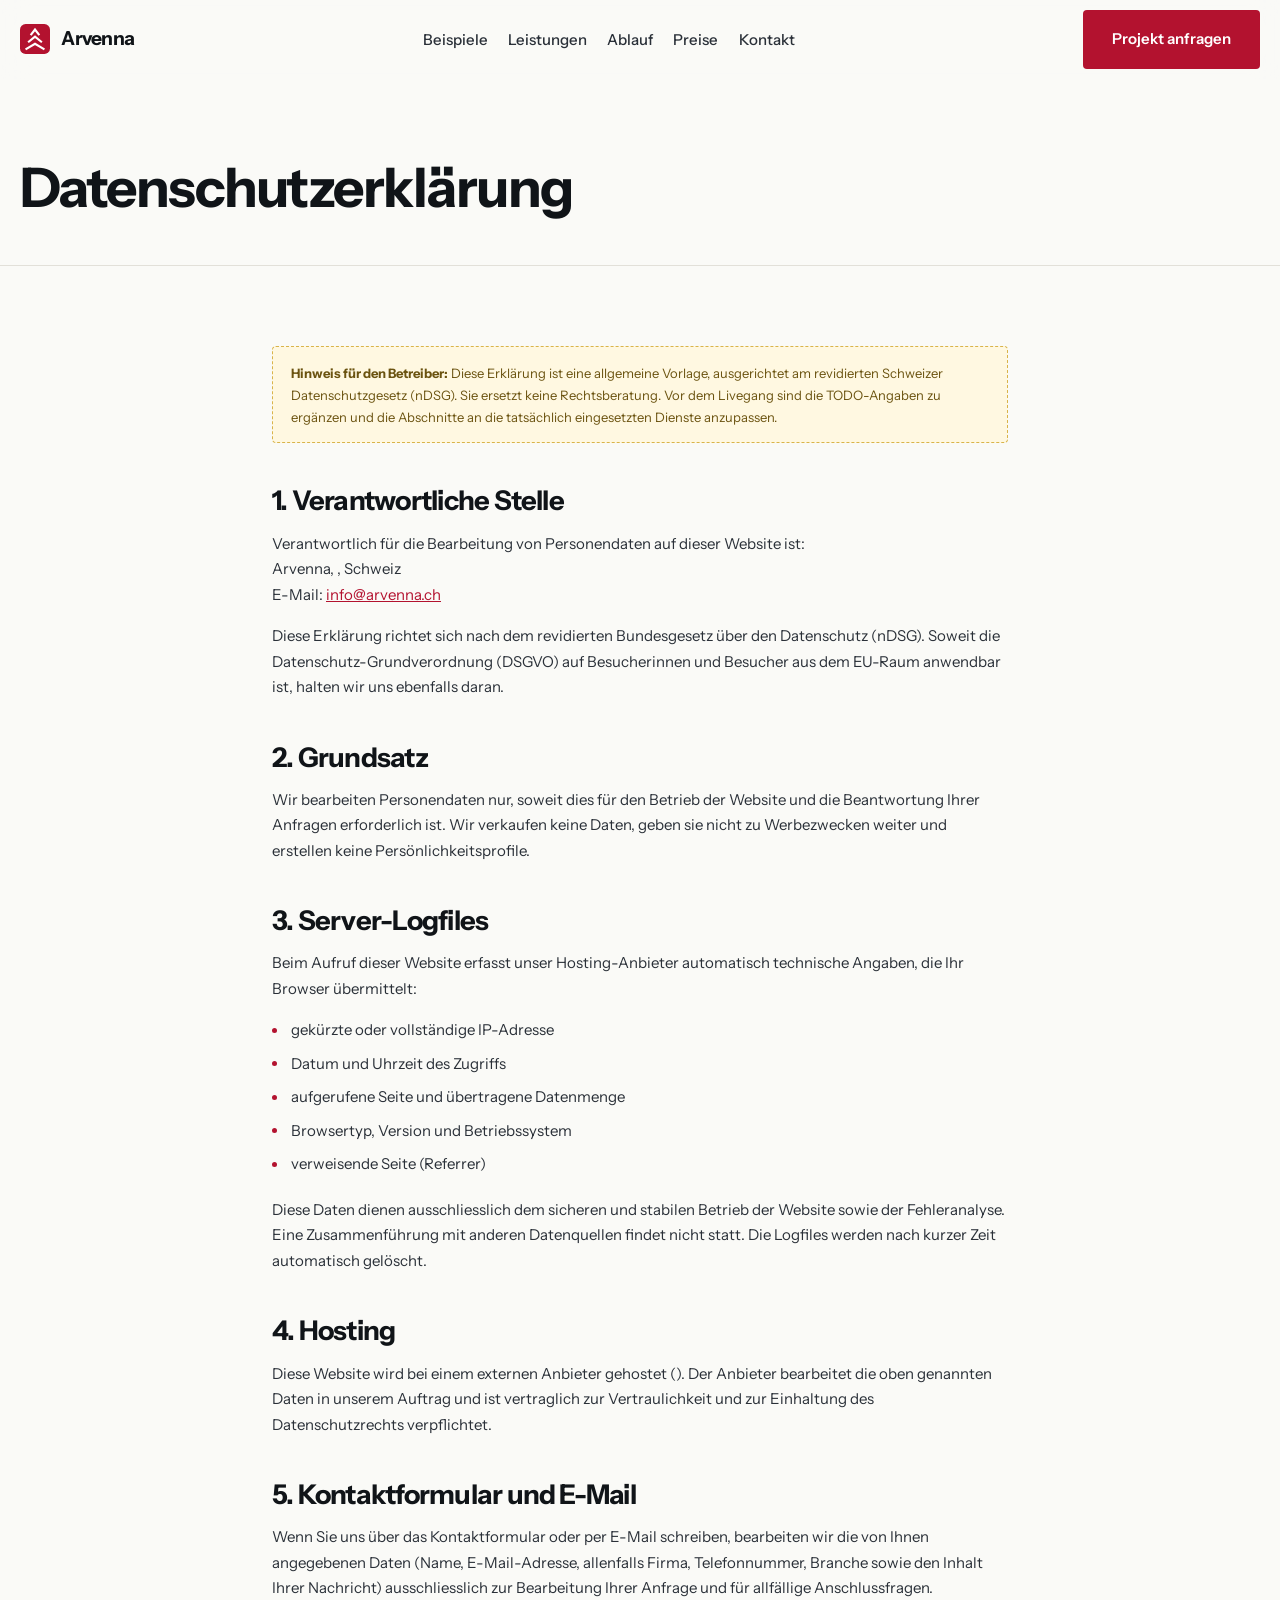
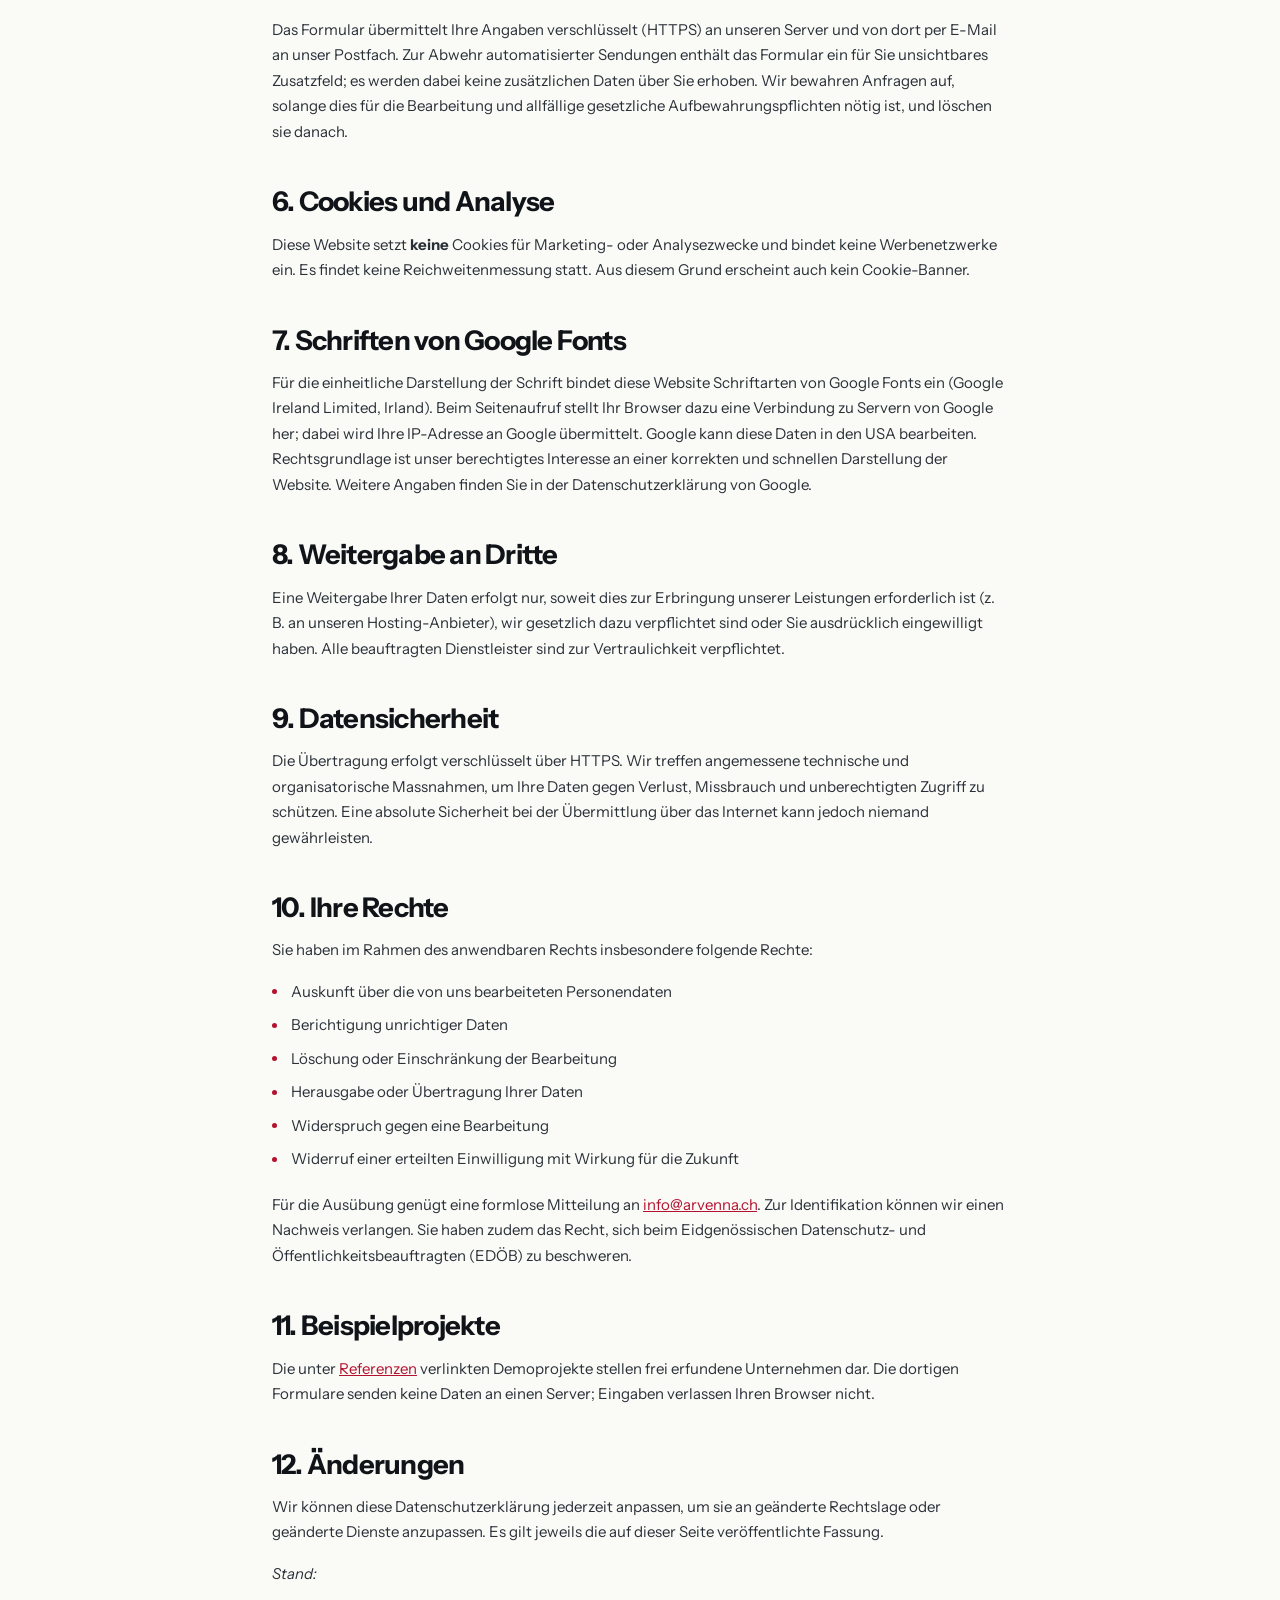
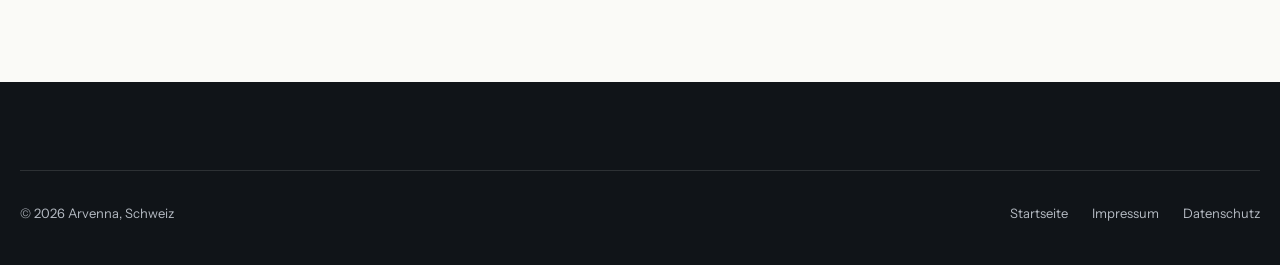
<file: datenschutz.html>
<!DOCTYPE html>
<html lang="de-CH">
<head>
<meta charset="utf-8">
<meta name="viewport" content="width=device-width, initial-scale=1">
<title>Datenschutz | Arvenna</title>
<meta name="description" content="Datenschutzerklärung der Webagentur Arvenna nach revidiertem Schweizer Datenschutzgesetz (nDSG).">
<link rel="canonical" href="https://arvenna.ch/datenschutz.html">
<meta name="robots" content="index, follow">
<meta property="og:type" content="website">
<meta property="og:locale" content="de_CH">
<meta property="og:url" content="https://arvenna.ch/datenschutz.html">
<meta property="og:site_name" content="Arvenna">
<meta property="og:title" content="Datenschutz | Arvenna">
<meta property="og:description" content="Wie Arvenna mit Personendaten umgeht.">
<link rel="icon" href="assets/favicon.svg" type="image/svg+xml">
<link rel="preconnect" href="https://fonts.googleapis.com">
<link rel="preconnect" href="https://fonts.gstatic.com" crossorigin>
<link href="https://fonts.googleapis.com/css2?family=Instrument+Sans:wght@400;500;600;700&display=swap" rel="stylesheet">
<link rel="stylesheet" href="assets/css/main.css">
<script>
  document.documentElement.classList.add('js');
  try {
    var t = localStorage.getItem('arvenna-theme');
    if (t === 'forest') document.documentElement.setAttribute('data-theme', 'forest');
  } catch (e) {}
</script>
</head>
<body>

<a class="skip-link" href="#main">Zum Inhalt springen</a>

<header class="site-header">
  <div class="wrap header-inner">
    <a class="brand" href="index.html" aria-label="Arvenna, zur Startseite">
      <svg viewBox="0 0 32 32" aria-hidden="true"><rect class="mark-bg" width="32" height="32" rx="6"/><g fill="none" stroke="#fff" stroke-width="2.31" stroke-linecap="butt" stroke-linejoin="miter"><path d="M11.38 11.88 L16 6 L20.62 11.88"/><path d="M8.65 19.44 L16 13.56 L23.35 19.44"/><path d="M5.92 27 L16 21.12 L26.08 27"/></g></svg>
      Arvenna
    </a>
    <nav class="nav" aria-label="Hauptnavigation">
      <ul>
        <li><a href="index.html#branchen">Beispiele</a></li>
        <li><a href="index.html#leistungen">Leistungen</a></li>
        <li><a href="index.html#ablauf">Ablauf</a></li>
        <li><a href="index.html#preise">Preise</a></li>
        <li><a href="index.html#kontakt">Kontakt</a></li>
      </ul>
    </nav>
    <div class="header-actions">
      <a class="btn btn--primary header-cta" href="index.html#kontakt">Projekt anfragen</a>
      <button class="nav-toggle" type="button" aria-expanded="false" aria-controls="mobileNav" aria-label="Menü öffnen">
        <span></span><span></span><span></span>
      </button>
    </div>
  </div>
  <nav class="mobile-nav" id="mobileNav" aria-label="Navigation mobil">
    <div class="wrap">
      <a href="index.html#branchen">Beispiele</a>
      <a href="index.html#leistungen">Leistungen</a>
      <a href="index.html#ablauf">Ablauf</a>
      <a href="index.html#preise">Preise</a>
      <a href="index.html#kontakt">Kontakt</a>
    </div>
  </nav>
</header>

<main id="main">
  <div class="page-head">
    <div class="wrap"><h1>Datenschutzerklärung</h1></div>
  </div>

  <div class="wrap prose">
    <p class="todo">
      <strong>Hinweis für den Betreiber:</strong> Diese Erklärung ist eine allgemeine Vorlage,
      ausgerichtet am revidierten Schweizer Datenschutzgesetz (nDSG). Sie ersetzt keine
      Rechtsberatung. Vor dem Livegang sind die TODO-Angaben zu ergänzen und die Abschnitte
      an die tatsächlich eingesetzten Dienste anzupassen.
    </p>

    <h2>1. Verantwortliche Stelle</h2>
    <!-- TODO: echte Angaben einsetzen: Firmenname, Adresse -->
    <p>
      Verantwortlich für die Bearbeitung von Personendaten auf dieser Website ist:<br>
      Arvenna, <!-- TODO: Adresse -->, Schweiz<br>
      E-Mail: <a href="mailto:info@arvenna.ch">info@arvenna.ch</a>
    </p>
    <p>
      Diese Erklärung richtet sich nach dem revidierten Bundesgesetz über den Datenschutz
      (nDSG). Soweit die Datenschutz-Grundverordnung (DSGVO) auf Besucherinnen und Besucher
      aus dem EU-Raum anwendbar ist, halten wir uns ebenfalls daran.
    </p>

    <h2>2. Grundsatz</h2>
    <p>
      Wir bearbeiten Personendaten nur, soweit dies für den Betrieb der Website und die
      Beantwortung Ihrer Anfragen erforderlich ist. Wir verkaufen keine Daten, geben sie
      nicht zu Werbezwecken weiter und erstellen keine Persönlichkeitsprofile.
    </p>

    <h2>3. Server-Logfiles</h2>
    <p>
      Beim Aufruf dieser Website erfasst unser Hosting-Anbieter automatisch technische
      Angaben, die Ihr Browser übermittelt:
    </p>
    <ul>
      <li>gekürzte oder vollständige IP-Adresse</li>
      <li>Datum und Uhrzeit des Zugriffs</li>
      <li>aufgerufene Seite und übertragene Datenmenge</li>
      <li>Browsertyp, Version und Betriebssystem</li>
      <li>verweisende Seite (Referrer)</li>
    </ul>
    <p>
      Diese Daten dienen ausschliesslich dem sicheren und stabilen Betrieb der Website sowie
      der Fehleranalyse. Eine Zusammenführung mit anderen Datenquellen findet nicht statt.
      Die Logfiles werden nach kurzer Zeit automatisch gelöscht.
    </p>

    <h2>4. Hosting</h2>
    <!-- TODO: Namen und Sitz des Hosting-Anbieters einsetzen -->
    <p>
      Diese Website wird bei einem externen Anbieter gehostet
      (<!-- TODO: Anbieter und Land -->). Der Anbieter bearbeitet die oben genannten Daten
      in unserem Auftrag und ist vertraglich zur Vertraulichkeit und zur Einhaltung des
      Datenschutzrechts verpflichtet.
    </p>

    <h2>5. Kontaktformular und E-Mail</h2>
    <p>
      Wenn Sie uns über das Kontaktformular oder per E-Mail schreiben, bearbeiten wir die
      von Ihnen angegebenen Daten (Name, E-Mail-Adresse, allenfalls Firma, Telefonnummer,
      Branche sowie den Inhalt Ihrer Nachricht) ausschliesslich zur Bearbeitung Ihrer
      Anfrage und für allfällige Anschlussfragen.
    </p>
    <p>
      Das Formular übermittelt Ihre Angaben verschlüsselt (HTTPS) an unseren Server und von
      dort per E-Mail an unser Postfach. Zur Abwehr automatisierter Sendungen enthält das
      Formular ein für Sie unsichtbares Zusatzfeld; es werden dabei keine zusätzlichen Daten
      über Sie erhoben. Wir bewahren Anfragen auf, solange dies für die Bearbeitung und
      allfällige gesetzliche Aufbewahrungspflichten nötig ist, und löschen sie danach.
    </p>

    <h2>6. Cookies und Analyse</h2>
    <p>
      Diese Website setzt <strong>keine</strong> Cookies für Marketing- oder Analysezwecke
      und bindet keine Werbenetzwerke ein. Es findet keine Reichweitenmessung statt. Aus
      diesem Grund erscheint auch kein Cookie-Banner.
    </p>
    <!-- TODO: Falls später eine Analyse-Lösung eingesetzt wird, ist dieser Abschnitt
         zu ersetzen und je nach Lösung eine Einwilligung einzuholen. -->

    <h2>7. Schriften von Google Fonts</h2>
    <p>
      Für die einheitliche Darstellung der Schrift bindet diese Website Schriftarten von
      Google Fonts ein (Google Ireland Limited, Irland). Beim Seitenaufruf stellt Ihr
      Browser dazu eine Verbindung zu Servern von Google her; dabei wird Ihre IP-Adresse an
      Google übermittelt. Google kann diese Daten in den USA bearbeiten. Rechtsgrundlage
      ist unser berechtigtes Interesse an einer korrekten und schnellen Darstellung der
      Website. Weitere Angaben finden Sie in der Datenschutzerklärung von Google.
    </p>
    <!-- TODO: Wer diese Übermittlung vermeiden will, kann die Schriftdateien lokal
         unter /assets/fonts/ ablegen und den Google-Fonts-Link entfernen. -->

    <h2>8. Weitergabe an Dritte</h2>
    <p>
      Eine Weitergabe Ihrer Daten erfolgt nur, soweit dies zur Erbringung unserer Leistungen
      erforderlich ist (z. B. an unseren Hosting-Anbieter), wir gesetzlich dazu verpflichtet
      sind oder Sie ausdrücklich eingewilligt haben. Alle beauftragten Dienstleister sind
      zur Vertraulichkeit verpflichtet.
    </p>

    <h2>9. Datensicherheit</h2>
    <p>
      Die Übertragung erfolgt verschlüsselt über HTTPS. Wir treffen angemessene technische
      und organisatorische Massnahmen, um Ihre Daten gegen Verlust, Missbrauch und
      unberechtigten Zugriff zu schützen. Eine absolute Sicherheit bei der Übermittlung
      über das Internet kann jedoch niemand gewährleisten.
    </p>

    <h2>10. Ihre Rechte</h2>
    <p>Sie haben im Rahmen des anwendbaren Rechts insbesondere folgende Rechte:</p>
    <ul>
      <li>Auskunft über die von uns bearbeiteten Personendaten</li>
      <li>Berichtigung unrichtiger Daten</li>
      <li>Löschung oder Einschränkung der Bearbeitung</li>
      <li>Herausgabe oder Übertragung Ihrer Daten</li>
      <li>Widerspruch gegen eine Bearbeitung</li>
      <li>Widerruf einer erteilten Einwilligung mit Wirkung für die Zukunft</li>
    </ul>
    <p>
      Für die Ausübung genügt eine formlose Mitteilung an
      <a href="mailto:info@arvenna.ch">info@arvenna.ch</a>. Zur Identifikation können wir
      einen Nachweis verlangen. Sie haben zudem das Recht, sich beim Eidgenössischen
      Datenschutz- und Öffentlichkeitsbeauftragten (EDÖB) zu beschweren.
    </p>

    <h2>11. Beispielprojekte</h2>
    <p>
      Die unter <a href="index.html#branchen">Referenzen</a> verlinkten Demoprojekte
      stellen frei erfundene Unternehmen dar. Die dortigen Formulare senden keine Daten an
      einen Server; Eingaben verlassen Ihren Browser nicht.
    </p>

    <h2>12. Änderungen</h2>
    <p>
      Wir können diese Datenschutzerklärung jederzeit anpassen, um sie an geänderte
      Rechtslage oder geänderte Dienste anzupassen. Es gilt jeweils die auf dieser Seite
      veröffentlichte Fassung.
    </p>
    <!-- TODO: Datum der letzten Anpassung vor dem Livegang setzen -->
    <p><em>Stand: <!-- TODO: Monat und Jahr --></em></p>
  </div>
</main>

<footer class="site-footer">
  <div class="wrap">
    <div class="footer-bottom">
      <p>© 2026 Arvenna, Schweiz</p>
      <ul>
        <li><a href="index.html">Startseite</a></li>
        <li><a href="impressum.html">Impressum</a></li>
        <li><a href="datenschutz.html">Datenschutz</a></li>
      </ul>
    </div>
  </div>
</footer>

<script src="assets/js/main.js" defer></script>
</body>
</html>
</file>
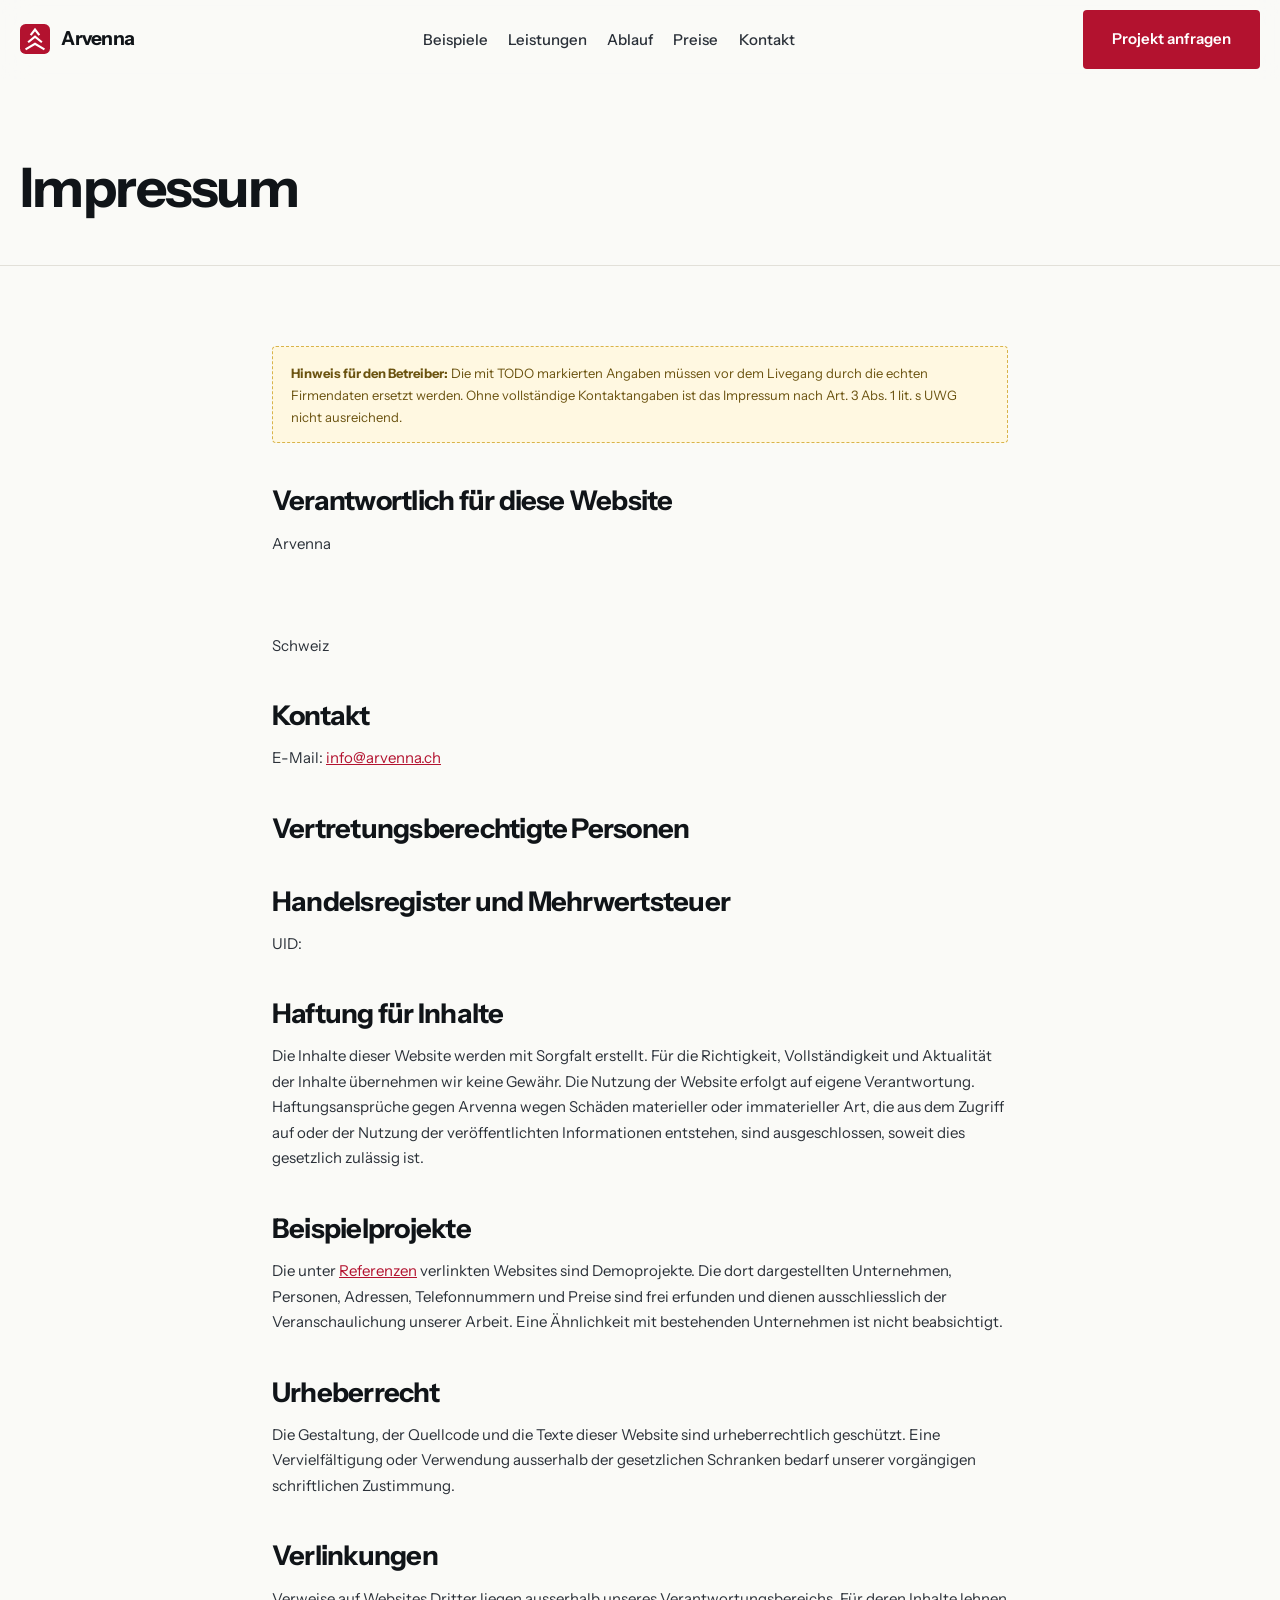
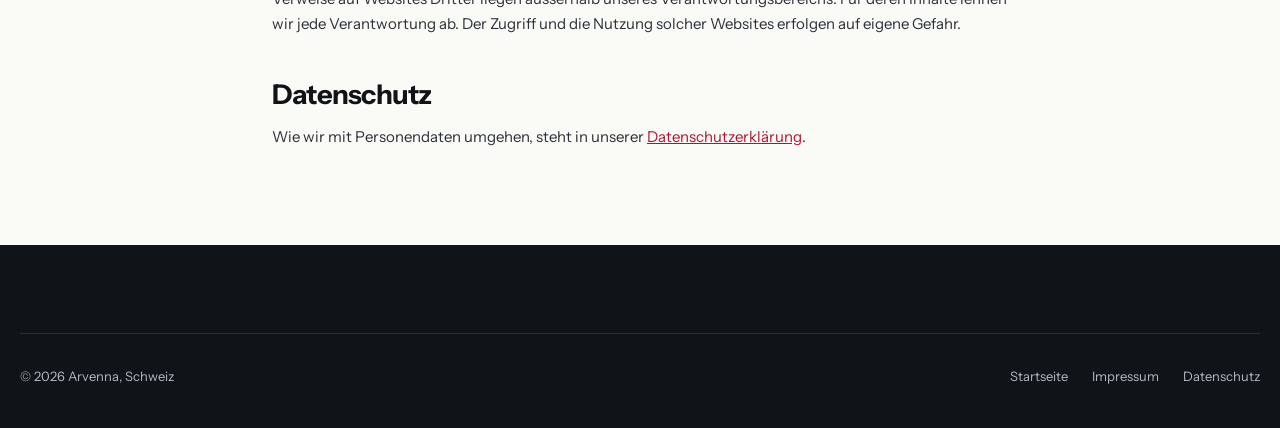
<file: impressum.html>
<!DOCTYPE html>
<html lang="de-CH">
<head>
<meta charset="utf-8">
<meta name="viewport" content="width=device-width, initial-scale=1">
<title>Impressum | Arvenna</title>
<meta name="description" content="Impressum und Kontaktangaben der Webagentur Arvenna.">
<link rel="canonical" href="https://arvenna.ch/impressum.html">
<meta name="robots" content="index, follow">
<meta property="og:type" content="website">
<meta property="og:locale" content="de_CH">
<meta property="og:url" content="https://arvenna.ch/impressum.html">
<meta property="og:site_name" content="Arvenna">
<meta property="og:title" content="Impressum | Arvenna">
<meta property="og:description" content="Impressum und Kontaktangaben der Webagentur Arvenna.">
<link rel="icon" href="assets/favicon.svg" type="image/svg+xml">
<link rel="preconnect" href="https://fonts.googleapis.com">
<link rel="preconnect" href="https://fonts.gstatic.com" crossorigin>
<link href="https://fonts.googleapis.com/css2?family=Instrument+Sans:wght@400;500;600;700&display=swap" rel="stylesheet">
<link rel="stylesheet" href="assets/css/main.css">
<script>
  document.documentElement.classList.add('js');
  try {
    var t = localStorage.getItem('arvenna-theme');
    if (t === 'forest') document.documentElement.setAttribute('data-theme', 'forest');
  } catch (e) {}
</script>
</head>
<body>

<a class="skip-link" href="#main">Zum Inhalt springen</a>

<header class="site-header">
  <div class="wrap header-inner">
    <a class="brand" href="index.html" aria-label="Arvenna, zur Startseite">
      <svg viewBox="0 0 32 32" aria-hidden="true"><rect class="mark-bg" width="32" height="32" rx="6"/><g fill="none" stroke="#fff" stroke-width="2.31" stroke-linecap="butt" stroke-linejoin="miter"><path d="M11.38 11.88 L16 6 L20.62 11.88"/><path d="M8.65 19.44 L16 13.56 L23.35 19.44"/><path d="M5.92 27 L16 21.12 L26.08 27"/></g></svg>
      Arvenna
    </a>
    <nav class="nav" aria-label="Hauptnavigation">
      <ul>
        <li><a href="index.html#branchen">Beispiele</a></li>
        <li><a href="index.html#leistungen">Leistungen</a></li>
        <li><a href="index.html#ablauf">Ablauf</a></li>
        <li><a href="index.html#preise">Preise</a></li>
        <li><a href="index.html#kontakt">Kontakt</a></li>
      </ul>
    </nav>
    <div class="header-actions">
      <a class="btn btn--primary header-cta" href="index.html#kontakt">Projekt anfragen</a>
      <button class="nav-toggle" type="button" aria-expanded="false" aria-controls="mobileNav" aria-label="Menü öffnen">
        <span></span><span></span><span></span>
      </button>
    </div>
  </div>
  <nav class="mobile-nav" id="mobileNav" aria-label="Navigation mobil">
    <div class="wrap">
      <a href="index.html#branchen">Beispiele</a>
      <a href="index.html#leistungen">Leistungen</a>
      <a href="index.html#ablauf">Ablauf</a>
      <a href="index.html#preise">Preise</a>
      <a href="index.html#kontakt">Kontakt</a>
    </div>
  </nav>
</header>

<main id="main">
  <div class="page-head">
    <div class="wrap"><h1>Impressum</h1></div>
  </div>

  <div class="wrap prose">
    <p class="todo">
      <strong>Hinweis für den Betreiber:</strong> Die mit TODO markierten Angaben müssen vor
      dem Livegang durch die echten Firmendaten ersetzt werden. Ohne vollständige
      Kontaktangaben ist das Impressum nach Art. 3 Abs. 1 lit. s UWG nicht ausreichend.
    </p>

    <h2>Verantwortlich für diese Website</h2>
    <!-- TODO: echte Angaben einsetzen: Firmenname, Rechtsform, Adresse -->
    <p>
      Arvenna<br>
      <!-- TODO: Rechtsform ergänzen, z. B. Einzelunternehmen oder GmbH --><br>
      <!-- TODO: Strasse und Hausnummer --><br>
      <!-- TODO: PLZ und Ort --><br>
      Schweiz
    </p>

    <h2>Kontakt</h2>
    <p>
      E-Mail: <a href="mailto:info@arvenna.ch">info@arvenna.ch</a><br>
      <!-- TODO: Telefonnummer ergänzen, sobald eine Geschäftsnummer besteht -->
    </p>

    <h2>Vertretungsberechtigte Personen</h2>
    <!-- TODO: vollständige Vor- und Nachnamen der beiden Inhaber einsetzen.
         Ohne diese Angabe ist das Impressum nicht vollständig. -->
    <p><!-- TODO: Vorname Nachname, Vorname Nachname --></p>

    <h2>Handelsregister und Mehrwertsteuer</h2>
    <!-- TODO: UID/CHE-Nummer und Handelsregistereintrag einsetzen, falls vorhanden.
         Besteht kein Eintrag, diesen Abschnitt ersatzlos entfernen. -->
    <p>UID: <!-- TODO: CHE-000.000.000 --></p>

    <h2>Haftung für Inhalte</h2>
    <p>
      Die Inhalte dieser Website werden mit Sorgfalt erstellt. Für die Richtigkeit,
      Vollständigkeit und Aktualität der Inhalte übernehmen wir keine Gewähr. Die Nutzung
      der Website erfolgt auf eigene Verantwortung. Haftungsansprüche gegen Arvenna wegen
      Schäden materieller oder immaterieller Art, die aus dem Zugriff auf oder der Nutzung
      der veröffentlichten Informationen entstehen, sind ausgeschlossen, soweit dies
      gesetzlich zulässig ist.
    </p>

    <h2>Beispielprojekte</h2>
    <p>
      Die unter <a href="index.html#branchen">Referenzen</a> verlinkten Websites sind
      Demoprojekte. Die dort dargestellten Unternehmen, Personen, Adressen, Telefonnummern
      und Preise sind frei erfunden und dienen ausschliesslich der Veranschaulichung
      unserer Arbeit. Eine Ähnlichkeit mit bestehenden Unternehmen ist nicht beabsichtigt.
    </p>

    <h2>Urheberrecht</h2>
    <p>
      Die Gestaltung, der Quellcode und die Texte dieser Website sind urheberrechtlich
      geschützt. Eine Vervielfältigung oder Verwendung ausserhalb der gesetzlichen
      Schranken bedarf unserer vorgängigen schriftlichen Zustimmung.
    </p>

    <h2>Verlinkungen</h2>
    <p>
      Verweise auf Websites Dritter liegen ausserhalb unseres Verantwortungsbereichs. Für
      deren Inhalte lehnen wir jede Verantwortung ab. Der Zugriff und die Nutzung solcher
      Websites erfolgen auf eigene Gefahr.
    </p>

    <h2>Datenschutz</h2>
    <p>
      Wie wir mit Personendaten umgehen, steht in unserer
      <a href="datenschutz.html">Datenschutzerklärung</a>.
    </p>
  </div>
</main>

<footer class="site-footer">
  <div class="wrap">
    <div class="footer-bottom">
      <p>© 2026 Arvenna, Schweiz</p>
      <ul>
        <li><a href="index.html">Startseite</a></li>
        <li><a href="impressum.html">Impressum</a></li>
        <li><a href="datenschutz.html">Datenschutz</a></li>
      </ul>
    </div>
  </div>
</footer>

<script src="assets/js/main.js" defer></script>
</body>
</html>
</file>
<file: assets/css/main.css>
/* ==========================================================================
   Arvenna main stylesheet
   Swiss grid, restrained colour, big type, real photography.
   Two accent themes live here: "signal" (deep red) and "forest" (alpine green).
   Switch by setting data-theme on <html>. Demos carry their own embedded CSS.
   ========================================================================== */

/* --- Tokens ------------------------------------------------------------- */

:root {
  --ink: #101418;
  --ink-soft: #2A3038;
  --muted: #565C64;
  --paper: #FAFAF7;
  --surface: #FFFFFF;
  --surface-alt: #F2F1EC;
  --line: #E2E0D9;
  --line-strong: #C4C1B7;

  /* Signal red, the default */
  --accent: #B3122F;
  --accent-dark: #8E0E25;
  --accent-wash: #FBF0F2;
  --accent-rgb: 179, 18, 47;

  --font: "Instrument Sans", "Inter", -apple-system, BlinkMacSystemFont,
    "Segoe UI", Roboto, Helvetica, Arial, sans-serif;

  --step-hero: clamp(2.75rem, 1.2rem + 6.4vw, 6.5rem);
  --step-h2: clamp(1.9rem, 1.25rem + 2.7vw, 3.5rem);
  --step-h3: clamp(1.15rem, 1.05rem + 0.45vw, 1.4rem);
  --step-lead: clamp(1.0625rem, 0.99rem + 0.5vw, 1.375rem);
  --step-body: 1.0625rem;
  --step-small: 0.9375rem;
  --step-micro: 0.8125rem;

  --gap: clamp(1.5rem, 1rem + 2vw, 2.5rem);
  --section-y: clamp(4.5rem, 3rem + 8vw, 10rem);
  --radius: 4px;
  --radius-lg: 12px;

  --shadow-sm: 0 1px 2px rgba(16, 20, 24, 0.05);
  --shadow-md: 0 14px 36px -14px rgba(16, 20, 24, 0.18);
  --shadow-lg: 0 30px 70px -26px rgba(16, 20, 24, 0.32);
  --shadow-xl: 0 50px 110px -40px rgba(16, 20, 24, 0.45);

  --ease: cubic-bezier(0.22, 0.61, 0.36, 1);
  --ease-out: cubic-bezier(0.16, 1, 0.3, 1);
}

/* Alpine green, tied to the Arve pine the name comes from */
:root[data-theme="forest"] {
  --accent: #14543C;
  --accent-dark: #0E3E2C;
  --accent-wash: #EDF4F0;
  --accent-rgb: 20, 84, 60;
}

/* --- Reset -------------------------------------------------------------- */

*, *::before, *::after { box-sizing: border-box; }

html {
  -webkit-text-size-adjust: 100%;
  scroll-behavior: smooth;
  scroll-padding-top: 6rem;
}

body {
  margin: 0;
  background: var(--paper);
  color: var(--ink);
  font-family: var(--font);
  font-size: var(--step-body);
  line-height: 1.65;
  -webkit-font-smoothing: antialiased;
  overflow-x: clip;
  overflow-wrap: break-word;
}

h1, h2, h3, h4, p, figure, blockquote, dl, dd { margin: 0; }
ul, ol { margin: 0; padding: 0; list-style: none; }
img, svg, iframe { display: block; max-width: 100%; }
button, input, select, textarea { font: inherit; color: inherit; }

h1, h2, h3, h4 {
  line-height: 1.06;
  letter-spacing: -0.028em;
  font-weight: 700;
  text-wrap: balance;
}

a { color: inherit; }

:focus-visible {
  outline: 2px solid var(--accent);
  outline-offset: 3px;
  border-radius: 2px;
}

::selection { background: var(--accent); color: #fff; }

/* --- Layout ------------------------------------------------------------- */

.wrap { width: min(100% - 2.5rem, 1240px); margin-inline: auto; }
.wrap--narrow { width: min(100% - 2.5rem, 900px); margin-inline: auto; }

.section { padding-block: var(--section-y); position: relative; }
.section--alt { background: var(--surface-alt); }
.section--dark { background: var(--ink); color: #EDEEF0; }
.section--dark .lead, .section--dark .muted { color: #A9B0B8; }
.section--tight { padding-block: clamp(3rem, 2rem + 4vw, 5.5rem); }

.section-head { max-width: 48rem; margin-bottom: clamp(2.5rem, 2rem + 2.5vw, 4.5rem); }
.section-head--center { margin-inline: auto; text-align: center; }

.eyebrow {
  display: inline-flex;
  align-items: center;
  gap: 0.6rem;
  font-size: var(--step-micro);
  font-weight: 600;
  letter-spacing: 0.15em;
  text-transform: uppercase;
  color: var(--accent);
  margin-bottom: 1.2rem;
}

.eyebrow::before {
  content: "";
  width: 1.9rem;
  height: 2px;
  background: var(--accent);
  transform-origin: left;
}

.section-head--center .eyebrow::before { display: none; }
.section--dark .eyebrow { color: #fff; }
.section--dark .eyebrow::before { background: var(--accent); }

h2.section-title { font-size: var(--step-h2); margin-bottom: 1.2rem; }

.lead {
  font-size: var(--step-lead);
  color: var(--muted);
  line-height: 1.5;
  max-width: 44rem;
  text-wrap: pretty;
}

.section-head--center .lead { margin-inline: auto; }

/* --- Photography -------------------------------------------------------- */

/* Wrapper carries the blurred placeholder inline as a background-image.
   The real photo fades in on top once decoded. */
.ph {
  position: relative;
  overflow: hidden;
  background: var(--surface-alt) center / cover no-repeat;
  isolation: isolate;
}

.ph > img {
  position: relative;
  z-index: 1;
  width: 100%;
  height: 100%;
  object-fit: cover;
}

/* Only hide the photo when JS can bring it back. */
.js .ph > img { opacity: 0; transition: opacity 0.9s var(--ease-out); }
.js .ph > img.is-loaded { opacity: 1; }

/* Scrim layers, so text over photography stays readable.
   Alpha values are not cosmetic. Worst case is a pure white photo pixel: at
   alpha 0.44 white text clears 3:1 (large text), at 0.57 it clears 4.5:1 (body).
   Headline copy starts around 14% down on mobile, so the gradient has to be
   dark from near the top, not only at the bottom. */
.ph--scrim::after {
  content: "";
  position: absolute;
  inset: 0;
  z-index: 2;
  background: linear-gradient(180deg, rgba(16, 20, 24, 0.50) 0%, rgba(16, 20, 24, 0.66) 45%, rgba(16, 20, 24, 0.90) 100%);
}

.ph--scrim-soft::after {
  content: "";
  position: absolute;
  inset: 0;
  z-index: 2;
  background: linear-gradient(180deg, rgba(16, 20, 24, 0) 40%, rgba(16, 20, 24, 0.65) 100%);
}

/* Accent wash tying photography to the active theme */
.ph--wash::before {
  content: "";
  position: absolute;
  inset: 0;
  z-index: 2;
  background: rgba(var(--accent-rgb), 0.16);
  mix-blend-mode: multiply;
}

.ph--kb > img { animation: kenburns 26s var(--ease) infinite alternate; }

@keyframes kenburns {
  from { transform: scale(1) translate3d(0, 0, 0); }
  to { transform: scale(1.08) translate3d(0, -2%, 0); }
}

/* Photo that scales inside a fixed frame on hover */
.ph--zoom > img { transition: transform 0.9s var(--ease-out); }
.ph--zoom:hover > img, a:hover .ph--zoom > img { transform: scale(1.055); }

.figure-note {
  font-size: var(--step-micro);
  color: var(--muted);
  margin-top: 0.6rem;
}

/* --- Buttons ------------------------------------------------------------ */

.btn {
  position: relative;
  display: inline-flex;
  align-items: center;
  justify-content: center;
  gap: 0.6rem;
  padding: 1rem 1.75rem;
  border: 1px solid transparent;
  border-radius: var(--radius);
  font-size: var(--step-small);
  font-weight: 600;
  text-decoration: none;
  cursor: pointer;
  overflow: hidden;
  transition: background-color 0.25s var(--ease), border-color 0.25s var(--ease),
    color 0.25s var(--ease), transform 0.25s var(--ease), box-shadow 0.3s var(--ease);
}

.btn--primary { background: var(--accent); color: #fff; }
.btn--primary:hover { background: var(--accent-dark); transform: translateY(-2px); box-shadow: 0 12px 28px -10px rgba(var(--accent-rgb), 0.6); }

.btn--ghost { background: transparent; color: var(--ink); border-color: var(--line-strong); }
.btn--ghost:hover { border-color: var(--ink); background: var(--surface); transform: translateY(-2px); }

.btn--dark { background: var(--ink); color: var(--paper); }
.btn--dark:hover { background: var(--ink-soft); transform: translateY(-2px); box-shadow: var(--shadow-md); }

.btn--light { background: #fff; color: var(--ink); }
.btn--light:hover { transform: translateY(-2px); box-shadow: var(--shadow-lg); }

.btn--onphoto { background: rgba(255, 255, 255, 0.14); color: #fff; border-color: rgba(255, 255, 255, 0.5); backdrop-filter: blur(6px); }
.btn--onphoto:hover { background: #fff; color: var(--ink); border-color: #fff; transform: translateY(-2px); }

.btn--wide { width: 100%; }
.btn--lg { padding: 1.15rem 2.1rem; font-size: 1rem; }
.btn .arrow { transition: transform 0.3s var(--ease); }
.btn:hover .arrow { transform: translateX(4px); }

.link-arrow {
  display: inline-flex;
  align-items: center;
  gap: 0.45rem;
  font-weight: 600;
  font-size: var(--step-small);
  text-decoration: none;
  position: relative;
  padding-bottom: 2px;
}

.link-arrow::after {
  content: "";
  position: absolute;
  left: 0;
  bottom: 0;
  width: 100%;
  height: 1px;
  background: currentColor;
  transform: scaleX(0);
  transform-origin: left;
  transition: transform 0.35s var(--ease);
}

.link-arrow:hover::after { transform: scaleX(1); }
.link-arrow:hover .arrow { transform: translateX(4px); }

/* --- Header ------------------------------------------------------------- */

.site-header {
  position: sticky;
  top: 0;
  z-index: 60;
  background: rgba(250, 250, 247, 0.86);
  backdrop-filter: blur(14px);
  border-bottom: 1px solid transparent;
  transition: border-color 0.35s var(--ease), box-shadow 0.35s var(--ease);
}

.site-header.is-stuck { border-bottom-color: var(--line); box-shadow: var(--shadow-sm); }

.header-inner {
  display: flex;
  align-items: center;
  justify-content: space-between;
  gap: 1.25rem;
  min-height: 4.9rem;
}

.brand {
  display: inline-flex;
  align-items: center;
  gap: 0.7rem;
  text-decoration: none;
  font-weight: 700;
  font-size: 1.2rem;
  letter-spacing: -0.035em;
}

.brand svg { width: 30px; height: 30px; flex: none; }
.brand .mark-bg { fill: var(--accent); transition: fill 0.4s var(--ease); }

.nav { display: none; }
.nav ul { display: flex; align-items: center; gap: clamp(1rem, 0.3rem + 1.2vw, 1.9rem); }

.nav a {
  text-decoration: none;
  font-size: var(--step-small);
  font-weight: 500;
  color: var(--ink-soft);
  position: relative;
  padding-block: 0.4rem;
  transition: color 0.2s var(--ease);
}

.nav a::after {
  content: "";
  position: absolute;
  left: 0;
  bottom: 0;
  width: 100%;
  height: 1.5px;
  background: var(--accent);
  transform: scaleX(0);
  transform-origin: left;
  transition: transform 0.3s var(--ease);
}

.nav a:hover { color: var(--ink); }
.nav a:hover::after { transform: scaleX(1); }

.header-actions { display: flex; align-items: center; gap: 0.85rem; }

/* Four language codes plus separators crowd the header on a phone, so the
   switch moves into the mobile menu below 620px. */
.lang-switch { display: none; align-items: center; gap: 0.28rem; font-size: var(--step-micro); font-weight: 600; }
.lang-switch a { text-decoration: none; color: var(--muted); padding: 0.15rem 0.1rem; transition: color 0.2s var(--ease); }
.lang-switch a:hover, .lang-switch [aria-current="true"] { color: var(--ink); }
.lang-switch [aria-current="true"] { text-decoration: underline; text-underline-offset: 4px; text-decoration-thickness: 2px; text-decoration-color: var(--accent); }
.lang-switch .sep { color: var(--line-strong); }

@media (min-width: 620px) { .lang-switch { display: flex; } }

/* Language row inside the mobile menu */
.mobile-lang {
  display: flex;
  flex-wrap: wrap;
  gap: 0.5rem;
  margin-top: 1.5rem;
  padding-top: 1.25rem;
  border-top: 1px solid var(--line);
}

.mobile-lang a {
  display: inline-flex;
  padding: 0.5rem 0.95rem;
  border: 1px solid var(--line-strong);
  border-radius: 999px;
  font-size: var(--step-small);
  font-weight: 600;
  text-decoration: none;
  color: var(--ink-soft);
}

.mobile-lang a[aria-current="true"] { background: var(--ink); border-color: var(--ink); color: #fff; }

@media (min-width: 620px) { .mobile-lang { display: none; } }

/* Theme toggle, two colour dots */
.theme-toggle {
  display: inline-flex;
  align-items: center;
  gap: 3px;
  padding: 4px;
  background: var(--surface-alt);
  border: 1px solid var(--line);
  border-radius: 999px;
  cursor: pointer;
}

.theme-toggle span {
  display: block;
  width: 15px;
  height: 15px;
  border-radius: 50%;
  transition: transform 0.3s var(--ease), box-shadow 0.3s var(--ease);
}

.theme-toggle .dot-red { background: #B3122F; }
.theme-toggle .dot-green { background: #14543C; }
:root:not([data-theme="forest"]) .theme-toggle .dot-red { transform: scale(1.15); box-shadow: 0 0 0 2px var(--paper), 0 0 0 3.5px #B3122F; }
:root[data-theme="forest"] .theme-toggle .dot-green { transform: scale(1.15); box-shadow: 0 0 0 2px var(--paper), 0 0 0 3.5px #14543C; }

.header-cta { display: none; }

.nav-toggle {
  display: inline-flex;
  flex-direction: column;
  justify-content: center;
  gap: 5px;
  width: 44px;
  height: 44px;
  padding: 0 10px;
  background: none;
  border: 0;
  cursor: pointer;
}

.nav-toggle span { display: block; height: 1.5px; background: var(--ink); transition: transform 0.35s var(--ease), opacity 0.2s var(--ease); }
.nav-toggle[aria-expanded="true"] span:nth-child(1) { transform: translateY(6.5px) rotate(45deg); }
.nav-toggle[aria-expanded="true"] span:nth-child(2) { opacity: 0; }
.nav-toggle[aria-expanded="true"] span:nth-child(3) { transform: translateY(-6.5px) rotate(-45deg); }

.mobile-nav { display: none; border-top: 1px solid var(--line); background: var(--paper); padding-block: 1rem 2rem; }
.mobile-nav.is-open { display: block; }

.mobile-nav a {
  display: block;
  padding: 0.9rem 0;
  font-size: 1.3rem;
  font-weight: 600;
  letter-spacing: -0.025em;
  text-decoration: none;
  border-bottom: 1px solid var(--line);
}

.mobile-nav .btn { margin-top: 1.5rem; }

/* --- Hero --------------------------------------------------------------- */

.hero {
  position: relative;
  min-height: min(94vh, 900px);
  display: flex;
  align-items: flex-end;
  padding-block: clamp(5rem, 4rem + 8vw, 9rem) clamp(3rem, 2rem + 4vw, 5rem);
  overflow: hidden;
  color: #fff;
}

.hero-bg { position: absolute; inset: 0; z-index: 0; }
.hero-bg .ph { width: 100%; height: 100%; }

/* Faint Swiss grid over the photo, structure you feel more than see */
.hero::after {
  content: "";
  position: absolute;
  inset: 0;
  z-index: 3;
  pointer-events: none;
  background-image:
    linear-gradient(to right, rgba(255, 255, 255, 0.07) 1px, transparent 1px),
    linear-gradient(to bottom, rgba(255, 255, 255, 0.07) 1px, transparent 1px);
  background-size: 104px 104px;
  mask-image: radial-gradient(ellipse 70% 60% at 70% 40%, #000 0%, transparent 75%);
}

.hero .wrap { position: relative; z-index: 4; width: min(100% - 2.5rem, 1240px); }
.hero-content { max-width: 56rem; }

.hero h1 { font-size: var(--step-hero); letter-spacing: -0.045em; margin-bottom: 1.75rem; color: #fff; }

/* Underline that sweeps in under the key phrase. Painted as a background so it
   follows the text across line breaks; nowrap would clip the headline at 320px. */
.hero h1 .accent {
  color: #fff;
  background-image: linear-gradient(var(--accent), var(--accent));
  background-repeat: no-repeat;
  background-position: 0 100%;
  background-size: 0% 0.09em;
  -webkit-box-decoration-break: clone;
  box-decoration-break: clone;
  animation: sweep 1.1s var(--ease-out) 0.65s forwards;
}

@keyframes sweep { to { background-size: 100% 0.09em; } }

.hero-lead {
  font-size: var(--step-lead);
  color: rgba(255, 255, 255, 0.92);
  max-width: 40rem;
  margin-bottom: 2.5rem;
  text-wrap: pretty;
}

.hero-actions { display: flex; flex-wrap: wrap; gap: 0.9rem; margin-bottom: 2.75rem; }

.hero-proof { display: flex; flex-wrap: wrap; gap: 1.5rem 2.25rem; }

.hero-proof li {
  display: flex;
  align-items: center;
  gap: 0.6rem;
  font-size: var(--step-small);
  font-weight: 500;
  color: rgba(255, 255, 255, 0.92);
}

.hero-proof svg { width: 18px; height: 18px; flex: none; color: #fff; }

.hero-scroll {
  position: absolute;
  bottom: 1.75rem;
  right: max(1.25rem, calc((100vw - 1240px) / 2));
  z-index: 4;
  display: none;
  align-items: center;
  gap: 0.6rem;
  font-size: var(--step-micro);
  letter-spacing: 0.14em;
  text-transform: uppercase;
  color: rgba(255, 255, 255, 0.75);
}

.hero-scroll i { display: block; width: 1px; height: 40px; background: linear-gradient(to bottom, rgba(255, 255, 255, 0.7), transparent); }

/* Entry animation for the hero block */
.js .hero-anim { opacity: 0; transform: translateY(26px); animation: heroIn 1s var(--ease-out) forwards; }
.js .hero-anim:nth-child(1) { animation-delay: 0.1s; }
.js .hero-anim:nth-child(2) { animation-delay: 0.22s; }
.js .hero-anim:nth-child(3) { animation-delay: 0.34s; }
.js .hero-anim:nth-child(4) { animation-delay: 0.46s; }

@keyframes heroIn { to { opacity: 1; transform: none; } }

/* --- Trust bar ---------------------------------------------------------- */

.trust { border-bottom: 1px solid var(--line); background: var(--surface); }
.trust ul { display: grid; grid-template-columns: repeat(2, 1fr); }

.trust li {
  display: flex;
  align-items: flex-start;
  gap: 0.8rem;
  padding: 1.6rem 1.25rem;
  border-bottom: 1px solid var(--line);
}

.trust li:nth-child(odd) { border-right: 1px solid var(--line); }
.trust li:nth-child(n + 3) { border-bottom: 0; }
.trust svg { width: 22px; height: 22px; flex: none; color: var(--accent); margin-top: 2px; }
.trust strong { display: block; font-size: var(--step-small); font-weight: 600; }
.trust span { display: block; font-size: var(--step-micro); color: var(--muted); line-height: 1.45; }

/* --- Cards -------------------------------------------------------------- */

.grid { display: grid; gap: var(--gap); }
.grid--2 { grid-template-columns: 1fr; }
.grid--3 { grid-template-columns: 1fr; }
.grid--4 { grid-template-columns: 1fr; }

.grid > *, .plans > *, .team-grid > *, .footer-grid > *, .field-row > *,
.contact-grid > *, .split > *,
/* Grid children default to min-width:auto. A single long unbreakable word
   (German compounds, French words joined by U+2019) can then blow the track
   wider than its share and push the page sideways. */
.trust ul > *, .demo-thumbs > *, .steps > * { min-width: 0; }

.card {
  position: relative;
  background: var(--surface);
  border: 1px solid var(--line);
  border-radius: var(--radius-lg);
  padding: clamp(1.6rem, 1.2rem + 1.2vw, 2.35rem);
  overflow: hidden;
  transition: transform 0.4s var(--ease), box-shadow 0.4s var(--ease), border-color 0.4s var(--ease);
}

/* Accent hairline that draws across the top on hover */
.card::before {
  content: "";
  position: absolute;
  top: 0;
  left: 0;
  right: 0;
  height: 2px;
  background: var(--accent);
  transform: scaleX(0);
  transform-origin: left;
  transition: transform 0.5s var(--ease);
}

.card:hover { transform: translateY(-5px); box-shadow: var(--shadow-md); border-color: var(--line-strong); }
.card:hover::before { transform: scaleX(1); }

.card-icon {
  width: 46px;
  height: 46px;
  display: grid;
  place-items: center;
  border-radius: var(--radius);
  background: var(--accent-wash);
  color: var(--accent);
  margin-bottom: 1.5rem;
  transition: background-color 0.4s var(--ease), color 0.4s var(--ease);
}

.card:hover .card-icon { background: var(--accent); color: #fff; }
.card-icon svg { width: 22px; height: 22px; }
.card h3 { font-size: var(--step-h3); margin-bottom: 0.7rem; }
.card p { color: var(--muted); font-size: var(--step-small); text-wrap: pretty; }

.card-list { margin-top: 1.2rem; display: grid; gap: 0.5rem; }
.card-list li { position: relative; padding-left: 1.2rem; font-size: var(--step-small); color: var(--muted); }
.card-list li::before {
  content: "";
  position: absolute;
  left: 0;
  top: 0.62em;
  width: 5px;
  height: 5px;
  border-radius: 50%;
  background: var(--accent);
}

/* --- Split photo sections ----------------------------------------------- */

.split { display: grid; gap: clamp(2rem, 1.5rem + 3vw, 4rem); align-items: center; }
.split .ph { border-radius: var(--radius-lg); aspect-ratio: 4 / 5; }
.split--wide .ph { aspect-ratio: 3 / 2; }

/* --- Branch selector and live demo preview ------------------------------ */

.branch-bar {
  display: flex;
  flex-wrap: wrap;
  gap: 0.6rem;
  margin-bottom: 2.25rem;
}

.branch-chip {
  display: inline-flex;
  align-items: center;
  gap: 0.55rem;
  padding: 0.7rem 1.15rem;
  background: var(--surface);
  border: 1px solid var(--line-strong);
  border-radius: 999px;
  font-size: var(--step-small);
  font-weight: 600;
  color: var(--ink-soft);
  cursor: pointer;
  transition: background-color 0.25s var(--ease), color 0.25s var(--ease),
    border-color 0.25s var(--ease), transform 0.25s var(--ease);
}

.branch-chip svg { width: 17px; height: 17px; color: var(--accent); transition: color 0.25s var(--ease); }
.branch-chip:hover { transform: translateY(-2px); border-color: var(--ink); }
.branch-chip[aria-selected="true"] { background: var(--ink); border-color: var(--ink); color: #fff; }
.branch-chip[aria-selected="true"] svg { color: #fff; }
.branch-chip--ghost { border-style: dashed; color: var(--muted); }

.stage-wrap { display: grid; gap: 1.5rem; }

.stage {
  border-radius: var(--radius-lg);
  overflow: hidden;
  border: 1px solid var(--line-strong);
  background: var(--surface);
  box-shadow: var(--shadow-lg);
}

.stage-bar {
  display: flex;
  align-items: center;
  gap: 0.5rem;
  padding: 0.8rem 1rem;
  border-bottom: 1px solid var(--line);
  background: var(--surface-alt);
}

.stage-bar i { width: 9px; height: 9px; border-radius: 50%; background: var(--line-strong); flex: none; }

.stage-url {
  margin-left: 0.6rem;
  flex: 1;
  min-width: 0;
  padding: 0.3rem 0.8rem;
  border-radius: 999px;
  background: var(--surface);
  border: 1px solid var(--line);
  font-size: var(--step-micro);
  color: var(--muted);
  white-space: nowrap;
  overflow: hidden;
  text-overflow: ellipsis;
}

.stage-viewport {
  position: relative;
  aspect-ratio: 16 / 10;
  overflow: hidden;
  background: var(--surface-alt);
}

/* The iframe renders the real demo at desktop width, then scales down.
   pointer-events are off so the page still scrolls over it. */
.stage-frame {
  position: absolute;
  top: 0;
  left: 0;
  width: 1440px;
  height: 900px;
  border: 0;
  transform-origin: top left;
  pointer-events: none;
  opacity: 0;
  transition: opacity 0.6s var(--ease-out);
}

.stage-frame.is-ready { opacity: 1; }

.stage-loading {
  position: absolute;
  inset: 0;
  display: grid;
  place-items: center;
  gap: 0.75rem;
  color: var(--muted);
  font-size: var(--step-small);
}

.stage-loading.is-hidden { display: none; }

.stage-spin {
  width: 26px;
  height: 26px;
  border: 2px solid var(--line-strong);
  border-top-color: var(--accent);
  border-radius: 50%;
  animation: spin 0.9s linear infinite;
}

@keyframes spin { to { transform: rotate(360deg); } }

/* Invisible overlay so the whole preview is one big click target */
.stage-hit {
  position: absolute;
  inset: 0;
  z-index: 5;
  display: grid;
  place-items: center;
  text-decoration: none;
  background: rgba(16, 20, 24, 0);
  transition: background-color 0.35s var(--ease);
}

.stage-hit span {
  display: inline-flex;
  align-items: center;
  gap: 0.55rem;
  padding: 0.9rem 1.6rem;
  border-radius: 999px;
  background: #fff;
  color: var(--ink);
  font-size: var(--step-small);
  font-weight: 600;
  box-shadow: var(--shadow-lg);
  opacity: 0;
  transform: translateY(8px) scale(0.97);
  transition: opacity 0.35s var(--ease), transform 0.35s var(--ease);
}

.stage-hit:hover { background: rgba(16, 20, 24, 0.35); }
.stage-hit:hover span, .stage-hit:focus-visible span { opacity: 1; transform: none; }

.stage-meta { display: flex; flex-wrap: wrap; align-items: baseline; gap: 0.6rem 1.25rem; }
.stage-meta h3 { font-size: var(--step-h3); }
.stage-meta .branch-label { font-size: var(--step-micro); font-weight: 600; letter-spacing: 0.12em; text-transform: uppercase; color: var(--accent); }
.stage-meta p { font-size: var(--step-small); color: var(--muted); flex: 1 1 20rem; }

.demo-thumbs { display: grid; grid-template-columns: repeat(2, 1fr); gap: 0.75rem; margin-top: 0.5rem; }

.demo-thumb {
  position: relative;
  border: 1px solid var(--line);
  border-radius: var(--radius);
  overflow: hidden;
  background: none;
  padding: 0;
  cursor: pointer;
  aspect-ratio: 16 / 10;
  transition: border-color 0.3s var(--ease), transform 0.3s var(--ease);
}

.demo-thumb .ph { position: absolute; inset: 0; }
.demo-thumb figcaption {
  position: absolute;
  left: 0;
  right: 0;
  bottom: 0;
  z-index: 3;
  padding: 0.5rem 0.6rem;
  font-size: var(--step-micro);
  font-weight: 600;
  color: #fff;
  text-align: left;
  /* Must stay above 0.57 alpha across the whole text run, otherwise white
     caption text drops under 4.5:1 over a bright photo. */
  background: linear-gradient(to top, rgba(16, 20, 24, 0.94) 0%, rgba(16, 20, 24, 0.80) 70%, rgba(16, 20, 24, 0.42) 100%);
}

.demo-thumb:hover { transform: translateY(-3px); border-color: var(--ink); }
.demo-thumb[aria-selected="true"] { border-color: var(--accent); box-shadow: 0 0 0 2px rgba(var(--accent-rgb), 0.35); }

.demo-disclaimer {
  margin-top: 2.5rem;
  padding: 1.25rem 1.4rem;
  border-left: 3px solid var(--accent);
  background: var(--surface);
  border-radius: 0 var(--radius) var(--radius) 0;
  font-size: var(--step-small);
  color: var(--muted);
  max-width: 56rem;
}

.demo-disclaimer strong { color: var(--ink); }

/* --- Prozess ------------------------------------------------------------ */

.steps { display: grid; counter-reset: step; position: relative; }

.step {
  display: grid;
  gap: 0.5rem 1.75rem;
  grid-template-columns: auto 1fr;
  padding-block: 2rem;
  border-top: 1px solid var(--line);
  position: relative;
}

.step:last-child { border-bottom: 1px solid var(--line); }

.step-num {
  counter-increment: step;
  font-size: var(--step-micro);
  font-weight: 700;
  letter-spacing: 0.1em;
  color: var(--accent);
  padding-top: 0.4rem;
  min-width: 2.5rem;
}

.step-num::before { content: "0" counter(step); }
.step h3 { font-size: var(--step-h3); margin-bottom: 0.5rem; }
.step p { color: var(--muted); font-size: var(--step-small); max-width: 42rem; }

.step-time {
  grid-column: 2;
  font-size: var(--step-micro);
  font-weight: 600;
  color: var(--ink-soft);
  background: var(--surface-alt);
  border-radius: 999px;
  padding: 0.28rem 0.75rem;
  justify-self: start;
  margin-top: 0.65rem;
}

/* --- Preise ------------------------------------------------------------- */

.price-anchor {
  max-width: 46rem;
  margin: 0 auto clamp(2.5rem, 2rem + 2vw, 3.5rem);
  padding: 1.15rem 1.4rem;
  border: 1px dashed var(--line-strong);
  border-radius: var(--radius);
  text-align: center;
  font-size: var(--step-small);
  color: var(--muted);
}

.price-anchor strong { color: var(--ink); font-weight: 600; }

.plans { display: grid; gap: var(--gap); align-items: start; }

.plan {
  position: relative;
  display: flex;
  flex-direction: column;
  background: var(--surface);
  border: 1px solid var(--line);
  border-radius: var(--radius-lg);
  padding: clamp(1.75rem, 1.3rem + 1.4vw, 2.4rem);
  transition: transform 0.4s var(--ease), box-shadow 0.4s var(--ease);
}

.plan:hover { transform: translateY(-4px); box-shadow: var(--shadow-md); }

.plan--featured {
  border-color: var(--ink);
  box-shadow: var(--shadow-md);
}

.plan-badge {
  position: absolute;
  top: -0.8rem;
  left: clamp(1.75rem, 1.3rem + 1.4vw, 2.4rem);
  background: var(--accent);
  color: #fff;
  font-size: var(--step-micro);
  font-weight: 600;
  letter-spacing: 0.08em;
  text-transform: uppercase;
  padding: 0.32rem 0.8rem;
  border-radius: 999px;
}

.plan-name { font-size: var(--step-micro); font-weight: 700; letter-spacing: 0.15em; text-transform: uppercase; color: var(--muted); margin-bottom: 1rem; }
.plan-price { display: flex; align-items: baseline; gap: 0.4rem; font-size: clamp(2.2rem, 1.6rem + 2vw, 3rem); font-weight: 700; letter-spacing: -0.04em; line-height: 1; }
.plan-price .cur { font-size: 0.46em; font-weight: 600; color: var(--muted); letter-spacing: 0; }
.plan-monthly { margin-top: 0.75rem; padding-top: 0.75rem; border-top: 1px solid var(--line); font-size: var(--step-small); color: var(--muted); }
.plan-monthly strong { color: var(--ink); font-weight: 600; }
.plan-perday { display: block; margin-top: 0.3rem; font-size: var(--step-micro); color: var(--muted); }
.plan-desc { margin: 1.15rem 0 1.5rem; font-size: var(--step-small); color: var(--muted); min-height: 3rem; }
.plan-features { display: grid; gap: 0.65rem; margin-bottom: 2rem; }
.plan-features li { display: grid; grid-template-columns: 18px 1fr; gap: 0.65rem; font-size: var(--step-small); line-height: 1.5; }
.plan-features svg { width: 18px; height: 18px; margin-top: 2px; color: var(--accent); }
.plan-features .muted { color: var(--muted); }
.plan .btn { margin-top: auto; }

.price-note { margin-top: 2.5rem; display: grid; gap: 0.65rem; font-size: var(--step-small); color: var(--muted); max-width: 56rem; margin-inline: auto; text-align: center; }
.price-note strong { color: var(--ink); font-weight: 600; }

/* --- Team --------------------------------------------------------------- */

.team-grid { display: grid; gap: var(--gap); }
.member { display: grid; grid-template-columns: auto 1fr; gap: 1.35rem; align-items: start; }

.avatar {
  width: 78px;
  height: 78px;
  flex: none;
  border-radius: 50%;
  display: grid;
  place-items: center;
  border: 1px solid var(--line-strong);
  background: var(--surface);
  overflow: hidden;
}

.avatar svg { width: 78px; height: 78px; }

/* An avatar slot can hold a real portrait instead of the drawn mark. */
.avatar > .ph { width: 100%; height: 100%; border-radius: 50%; background-size: cover; }
.member h3 { font-size: var(--step-h3); margin-bottom: 0.2rem; }
.member-role { font-size: var(--step-micro); font-weight: 600; letter-spacing: 0.1em; text-transform: uppercase; color: var(--accent); margin-bottom: 0.7rem; }
.member p { font-size: var(--step-small); color: var(--muted); }

/* --- FAQ ---------------------------------------------------------------- */

.faq { max-width: 54rem; }
.faq-item { border-top: 1px solid var(--line); }
.faq-item:last-child { border-bottom: 1px solid var(--line); }

.faq-q {
  display: flex;
  align-items: center;
  justify-content: space-between;
  gap: 1.5rem;
  width: 100%;
  padding: 1.6rem 0;
  background: none;
  border: 0;
  text-align: left;
  font-size: var(--step-h3);
  font-weight: 600;
  letter-spacing: -0.02em;
  line-height: 1.3;
  cursor: pointer;
  color: var(--ink);
  transition: color 0.25s var(--ease);
}

.faq-q:hover { color: var(--accent); }
.faq-icon { position: relative; width: 20px; height: 20px; flex: none; color: var(--accent); }
.faq-icon::before, .faq-icon::after { content: ""; position: absolute; background: currentColor; transition: transform 0.35s var(--ease), opacity 0.3s var(--ease); }
.faq-icon::before { left: 0; top: 9px; width: 20px; height: 1.5px; }
.faq-icon::after { left: 9px; top: 0; width: 1.5px; height: 20px; }
.faq-q[aria-expanded="true"] .faq-icon::after { transform: rotate(90deg); opacity: 0; }

.faq-a { display: grid; grid-template-rows: 0fr; transition: grid-template-rows 0.4s var(--ease); }
.faq-a > div { overflow: hidden; }
.faq-item.is-open .faq-a { grid-template-rows: 1fr; }
.faq-a p { color: var(--muted); font-size: var(--step-small); padding-bottom: 1.7rem; max-width: 48rem; text-wrap: pretty; }

/* --- Kontakt ------------------------------------------------------------ */

.contact-grid { display: grid; gap: clamp(2.5rem, 2rem + 3vw, 4rem); }
.contact-aside p { color: var(--muted); margin-bottom: 2rem; text-wrap: pretty; }

/* Named contact person. A real face next to the form is the strongest trust
   signal on the page, so it sits above the fold of the contact block. */
.contact-person {
  display: grid;
  grid-template-columns: auto 1fr;
  gap: 1.1rem;
  align-items: center;
  padding: 1.1rem 1.25rem;
  margin-bottom: 2rem;
  background: var(--surface);
  border: 1px solid var(--line);
  border-left: 3px solid var(--accent);
  border-radius: 0 var(--radius-lg) var(--radius-lg) 0;
}

.contact-person .ph {
  width: 76px;
  height: 76px;
  border-radius: 50%;
  flex: none;
  border: 1px solid var(--line);
}

.contact-person p { margin: 0; }
.contact-person .cp-name { font-size: var(--step-h3); font-weight: 700; letter-spacing: -0.02em; color: var(--ink); line-height: 1.2; }

.contact-person .cp-role {
  font-size: var(--step-micro);
  font-weight: 600;
  letter-spacing: 0.1em;
  text-transform: uppercase;
  color: var(--accent);
  margin: 0.2rem 0 0.45rem;
}

.contact-person .cp-line { font-size: var(--step-small); color: var(--muted); line-height: 1.45; }
.contact-points { display: grid; gap: 1.4rem; }
.contact-point { display: grid; grid-template-columns: 22px 1fr; gap: 0.9rem; }
.contact-point svg { width: 22px; height: 22px; color: var(--accent); margin-top: 3px; }
.contact-point strong { display: block; font-size: var(--step-small); font-weight: 600; }
.contact-point span, .contact-point a { font-size: var(--step-small); color: var(--muted); }
.contact-point a { text-decoration: none; }
.contact-point a:hover { color: var(--accent); text-decoration: underline; }

.form { background: var(--surface); border: 1px solid var(--line); border-radius: var(--radius-lg); padding: clamp(1.6rem, 1.2rem + 1.6vw, 2.5rem); }
.field { margin-bottom: 1.25rem; }
.field-row { display: grid; gap: 1.25rem; }
.field label { display: block; font-size: var(--step-small); font-weight: 600; margin-bottom: 0.45rem; }
.field .req { color: var(--accent); }
.field .muted { color: var(--muted); font-weight: 400; }

.field input, .field select, .field textarea {
  width: 100%;
  padding: 0.85rem 1rem;
  background: var(--paper);
  border: 1px solid var(--line-strong);
  border-radius: var(--radius);
  font-size: var(--step-small);
  transition: border-color 0.25s var(--ease), box-shadow 0.25s var(--ease);
}

.field textarea { resize: vertical; min-height: 8rem; }
.field input:focus, .field select:focus, .field textarea:focus {
  outline: none;
  border-color: var(--accent);
  box-shadow: 0 0 0 3px rgba(var(--accent-rgb), 0.14);
}

.field input[aria-invalid="true"], .field select[aria-invalid="true"], .field textarea[aria-invalid="true"] { border-color: var(--accent); }
.field-error { display: none; margin-top: 0.35rem; font-size: var(--step-micro); font-weight: 500; color: var(--accent-dark); }
.field-error.is-visible { display: block; }

.hp { position: absolute; left: -9999px; width: 1px; height: 1px; overflow: hidden; }

.form-foot { display: flex; flex-wrap: wrap; align-items: center; gap: 1rem; margin-top: 0.5rem; }
.form-foot p { font-size: var(--step-micro); color: var(--muted); flex: 1 1 14rem; }

.form-status { display: none; margin-top: 1.25rem; padding: 0.95rem 1.1rem; border-radius: var(--radius); font-size: var(--step-small); font-weight: 500; }
.form-status.is-visible { display: block; }
.form-status.is-ok { background: #EDF6EF; color: #1E5B2E; border: 1px solid #BFE0C7; }
.form-status.is-err { background: var(--accent-wash); color: var(--accent-dark); border: 1px solid rgba(var(--accent-rgb), 0.28); }

/* --- CTA band ----------------------------------------------------------- */

.cta-band { position: relative; overflow: hidden; color: #fff; }
.cta-band .ph { position: absolute; inset: 0; z-index: 0; }
.cta-band .wrap { position: relative; z-index: 3; text-align: center; padding-block: clamp(4rem, 3rem + 6vw, 7rem); }
.cta-band h2 { font-size: var(--step-h2); color: #fff; margin-bottom: 1.1rem; }
.cta-band p { font-size: var(--step-lead); color: rgba(255, 255, 255, 0.9); max-width: 40rem; margin: 0 auto 2.25rem; }

/* --- Footer ------------------------------------------------------------- */

.site-footer { background: var(--ink); color: #B4BAC2; padding-block: clamp(3.5rem, 2.5rem + 4vw, 5.5rem) 2.5rem; }
.site-footer a { color: #B4BAC2; text-decoration: none; transition: color 0.2s var(--ease); }
.site-footer a:hover { color: #fff; }
.site-footer :focus-visible { outline-color: #fff; }

.footer-grid { display: grid; gap: 2.5rem; margin-bottom: 3rem; }
.footer-brand { display: inline-flex; align-items: center; gap: 0.7rem; color: #fff; font-weight: 700; font-size: 1.2rem; letter-spacing: -0.035em; }
.footer-brand svg { width: 30px; height: 30px; }
.footer-about { margin-top: 1.1rem; font-size: var(--step-small); max-width: 26rem; line-height: 1.6; }
.footer-col h4 { font-size: var(--step-micro); font-weight: 600; letter-spacing: 0.14em; text-transform: uppercase; color: #fff; margin-bottom: 1.1rem; }
.footer-col ul { display: grid; gap: 0.65rem; font-size: var(--step-small); }
.footer-bottom { display: flex; flex-wrap: wrap; gap: 1rem 2rem; justify-content: space-between; align-items: center; padding-top: 2rem; border-top: 1px solid rgba(255, 255, 255, 0.12); font-size: var(--step-micro); }
.footer-bottom ul { display: flex; flex-wrap: wrap; gap: 1.5rem; }

/* --- Legal pages -------------------------------------------------------- */

.page-head { padding-block: clamp(3rem, 2rem + 4vw, 5rem) clamp(2rem, 1.5rem + 2vw, 3rem); border-bottom: 1px solid var(--line); }
.page-head h1 { font-size: var(--step-h2); }
.prose { max-width: 46rem; padding-block: clamp(3rem, 2rem + 4vw, 5rem); }
.prose h2 { font-size: clamp(1.35rem, 1.2rem + 0.7vw, 1.7rem); margin: 2.75rem 0 0.9rem; }
.prose h2:first-child { margin-top: 0; }
.prose h3 { font-size: var(--step-h3); margin: 1.75rem 0 0.6rem; }
.prose p, .prose li { color: var(--ink-soft); font-size: var(--step-small); line-height: 1.7; }
.prose p { margin-bottom: 1rem; }
.prose ul { display: grid; gap: 0.5rem; margin-bottom: 1.25rem; }
.prose ul li { position: relative; padding-left: 1.2rem; }
.prose ul li::before { content: ""; position: absolute; left: 0; top: 0.68em; width: 5px; height: 5px; border-radius: 50%; background: var(--accent); }
.prose a { color: var(--accent); }
.prose .todo { background: #FFF8E1; border: 1px dashed #D9B44A; border-radius: var(--radius); padding: 0.9rem 1.1rem; margin-bottom: 1.25rem; font-size: var(--step-micro); color: #6B5310; }

/* --- Reveal and motion -------------------------------------------------- */

/* Scoped to .js so a blocked main.js leaves everything visible. */
.js .reveal { opacity: 0; transform: translateY(24px); transition: opacity 0.8s var(--ease-out), transform 0.8s var(--ease-out); }
.js .reveal.is-visible { opacity: 1; transform: none; }

/* Children arrive in sequence, --i set by JS */
.js .stagger > * { opacity: 0; transform: translateY(22px); transition: opacity 0.7s var(--ease-out), transform 0.7s var(--ease-out); transition-delay: calc(var(--i, 0) * 80ms); }
.js .stagger.is-visible > * { opacity: 1; transform: none; }

/* Headline that wipes up from behind a mask */
.js .wipe { display: block; overflow: hidden; }
.js .wipe > span { display: block; transform: translateY(105%); transition: transform 0.9s var(--ease-out); }
.js .wipe.is-visible > span { transform: none; }

.parallax { will-change: transform; }

.skip-link {
  position: absolute;
  left: 1rem;
  top: -4rem;
  z-index: 100;
  background: var(--ink);
  color: var(--paper);
  padding: 0.7rem 1.1rem;
  border-radius: var(--radius);
  text-decoration: none;
  font-size: var(--step-small);
  font-weight: 600;
  transition: top 0.2s var(--ease);
}

.skip-link:focus { top: 1rem; }

.visually-hidden { position: absolute; width: 1px; height: 1px; margin: -1px; padding: 0; overflow: hidden; clip: rect(0 0 0 0); white-space: nowrap; border: 0; }

/* --- Breakpoints -------------------------------------------------------- */

@media (min-width: 620px) {
  .demo-thumbs { grid-template-columns: repeat(4, 1fr); }
}

@media (min-width: 768px) {
  .grid--2 { grid-template-columns: repeat(2, 1fr); }
  .grid--3 { grid-template-columns: repeat(2, 1fr); }
  .grid--4 { grid-template-columns: repeat(2, 1fr); }
  .trust ul { grid-template-columns: repeat(4, 1fr); }
  .trust li { border-bottom: 0; border-right: 1px solid var(--line); }
  .trust li:last-child { border-right: 0; }
  .team-grid { grid-template-columns: repeat(2, 1fr); }
  .footer-grid { grid-template-columns: 1.6fr 1fr 1fr 1fr; }
  .field-row { grid-template-columns: repeat(2, 1fr); }
  .step { grid-template-columns: 5rem 1fr; }
  .split { grid-template-columns: 1fr 1fr; }
  .hero-scroll { display: flex; flex-direction: column; }
}

@media (min-width: 1080px) {
  .nav { display: block; }
  .header-cta { display: inline-flex; }
  .nav-toggle { display: none; }
  .mobile-nav { display: none !important; }
  .grid--4 { grid-template-columns: repeat(4, 1fr); }
  .grid--3 { grid-template-columns: repeat(3, 1fr); }
  .plans { grid-template-columns: repeat(3, 1fr); }
  .contact-grid { grid-template-columns: 0.85fr 1.15fr; }
  .stage-wrap { grid-template-columns: 1fr; }
}

/* --- Reduced motion ----------------------------------------------------- */

@media (prefers-reduced-motion: reduce) {
  html { scroll-behavior: auto; }

  *, *::before, *::after {
    animation-duration: 0.001ms !important;
    animation-iteration-count: 1 !important;
    transition-duration: 0.001ms !important;
    scroll-behavior: auto !important;
  }

  .js .reveal, .js .stagger > * { opacity: 1; transform: none; }
  .js .wipe > span { transform: none; }
  .js .hero-anim { opacity: 1; transform: none; animation: none; }
  .hero h1 .accent { background-size: 100% 0.09em; animation: none; }
  .ph--kb > img { animation: none; }
  .parallax { transform: none !important; }
}
</file>
